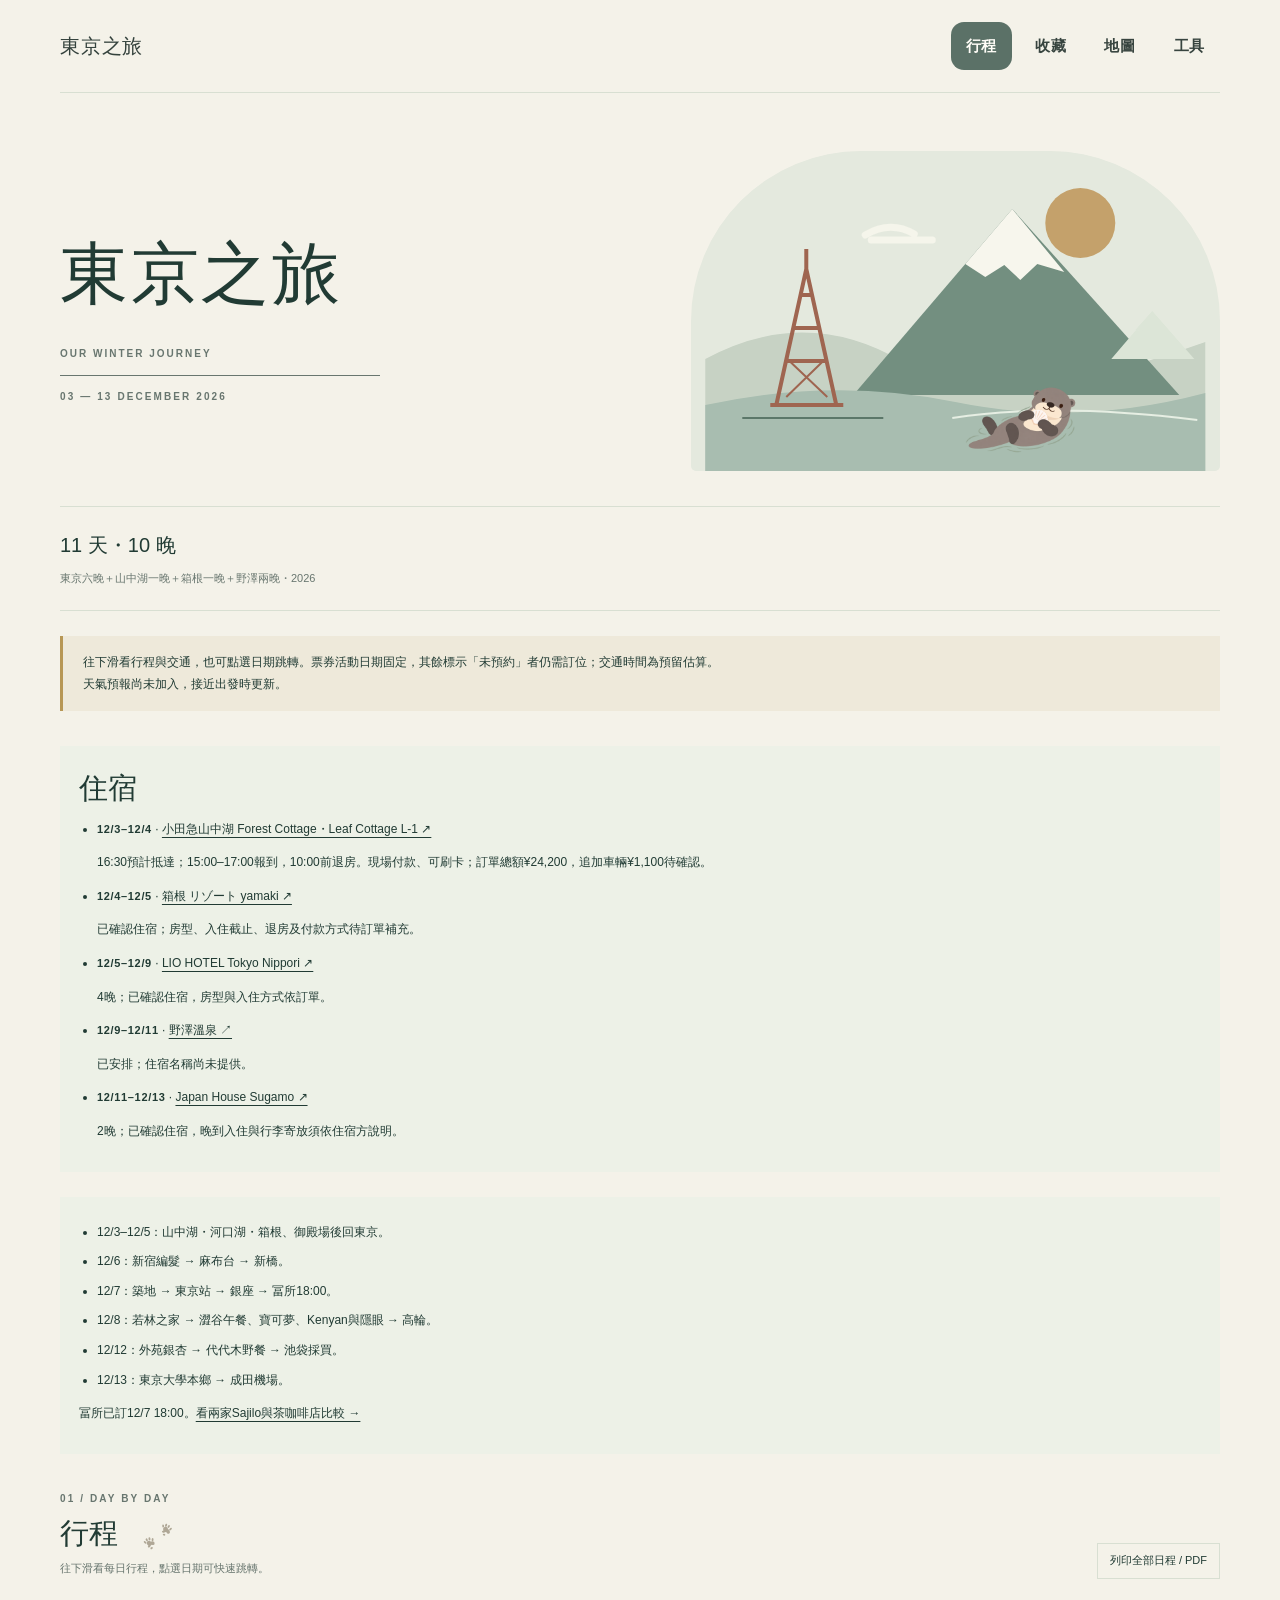
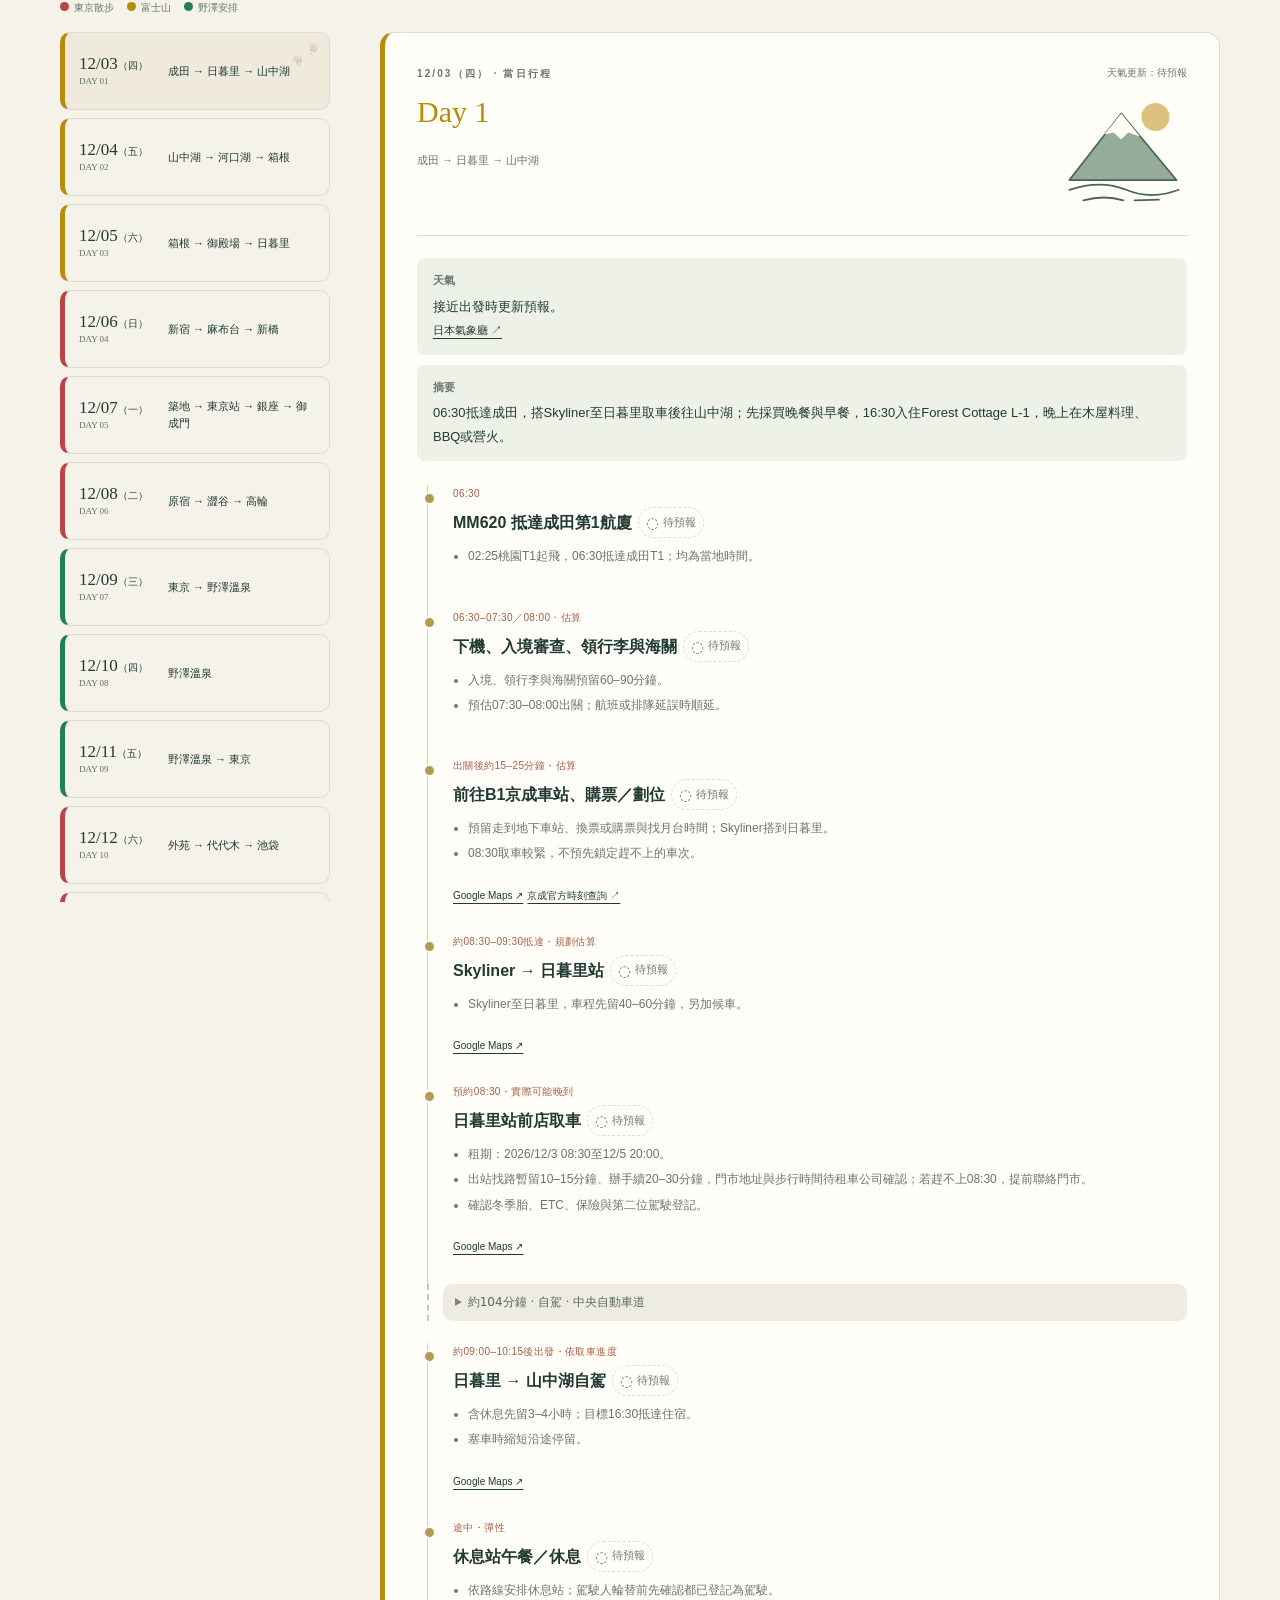
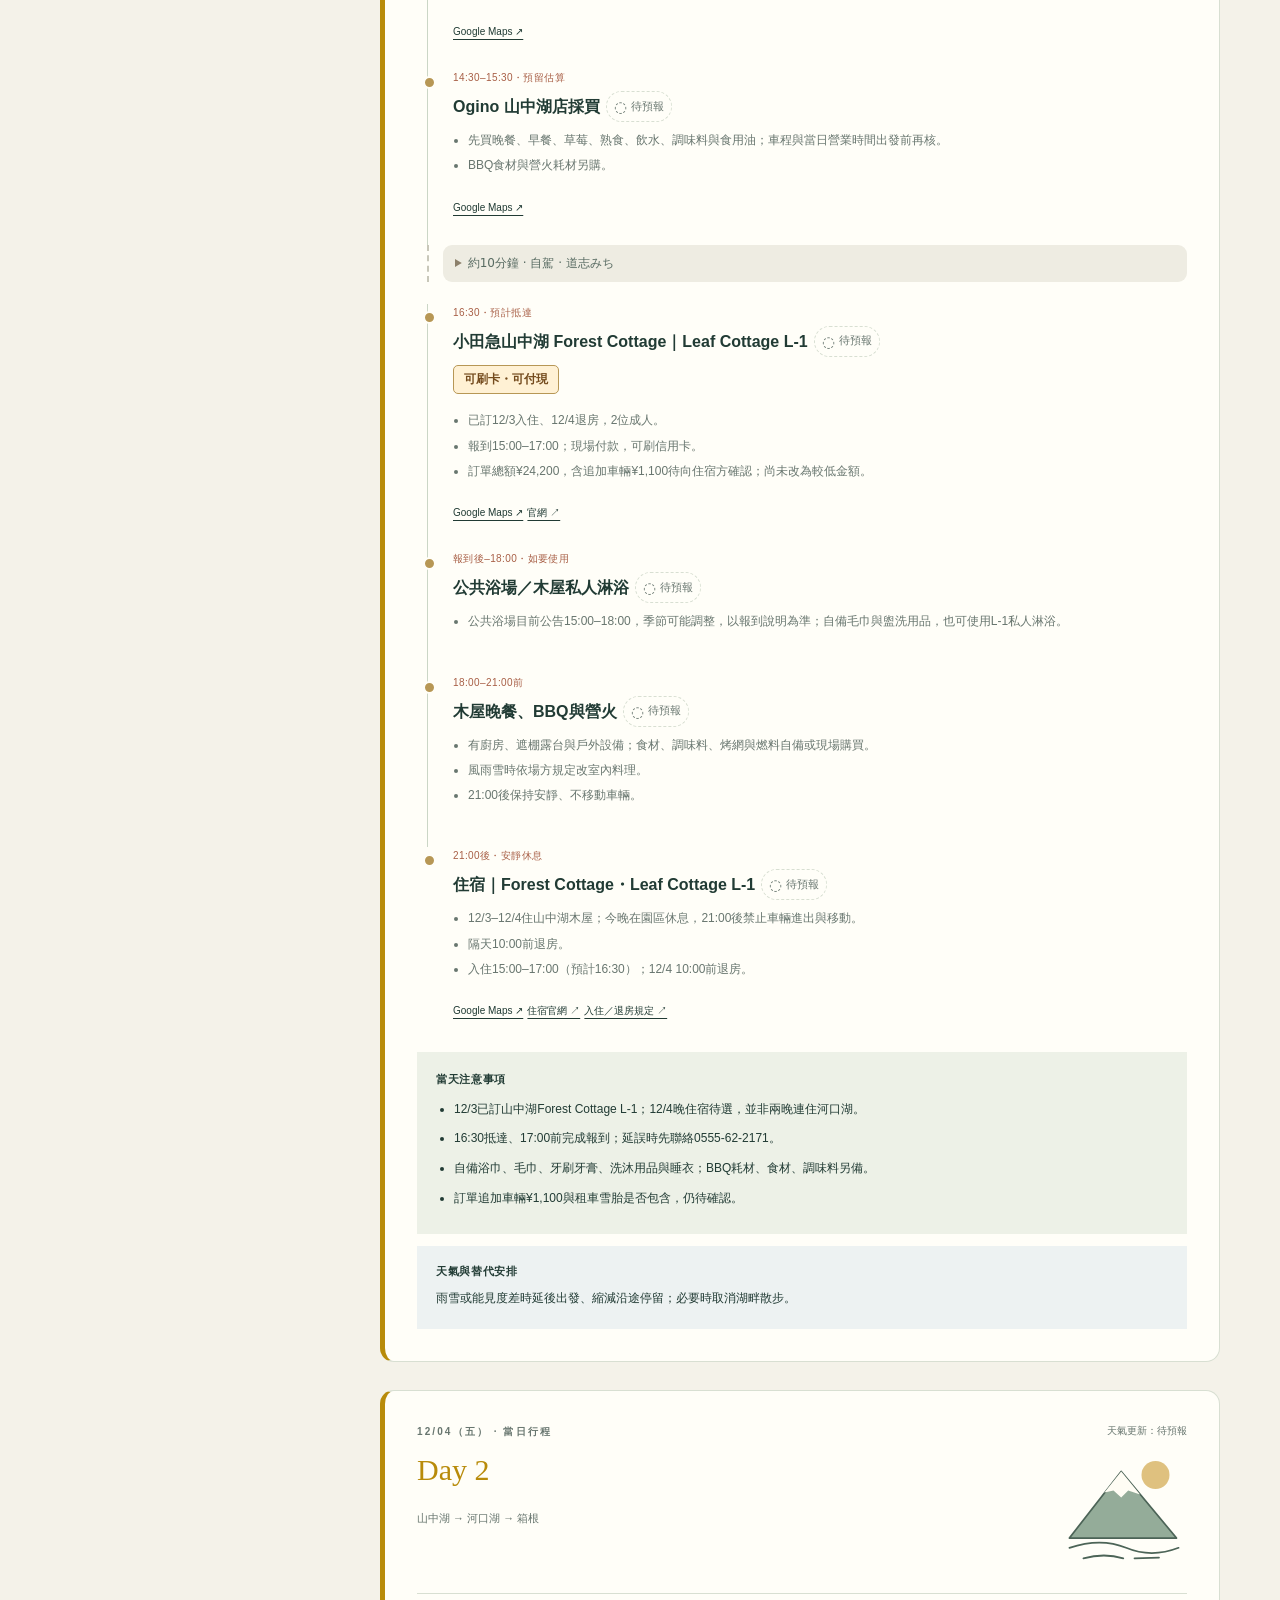
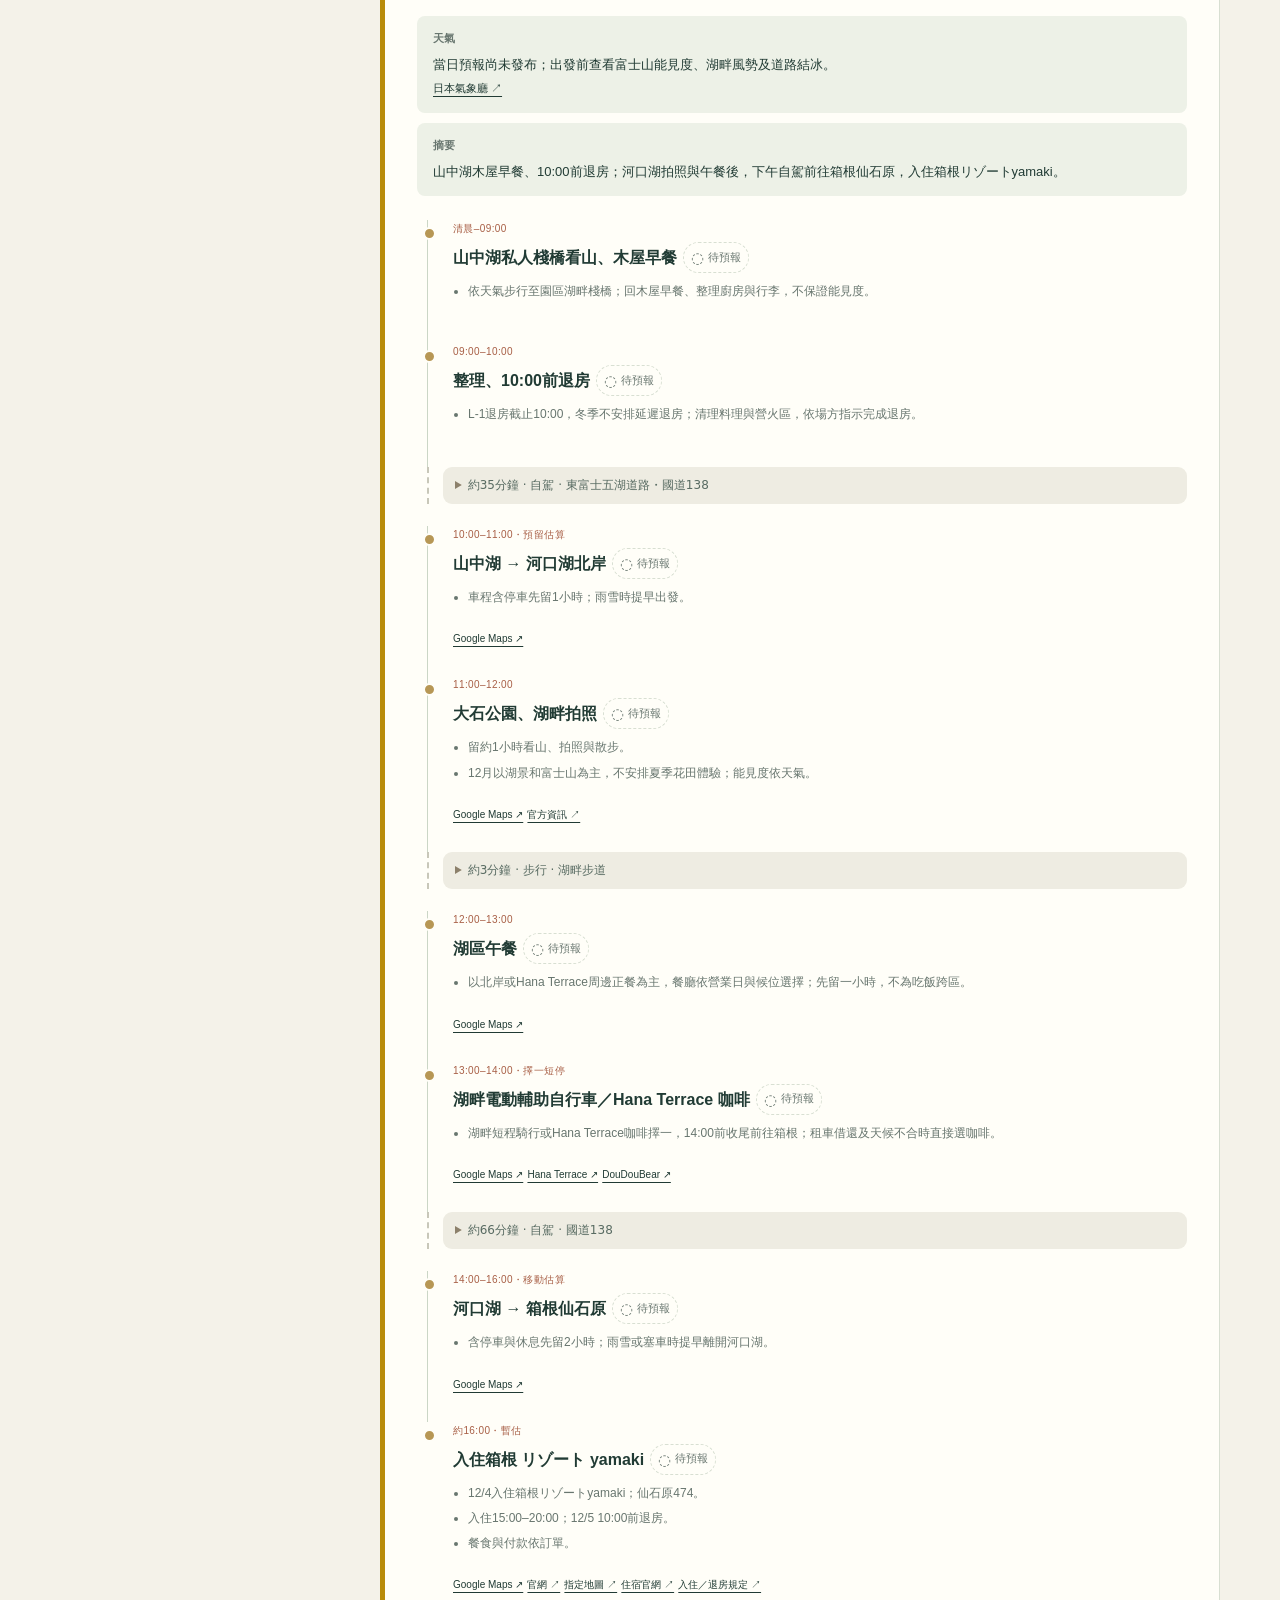
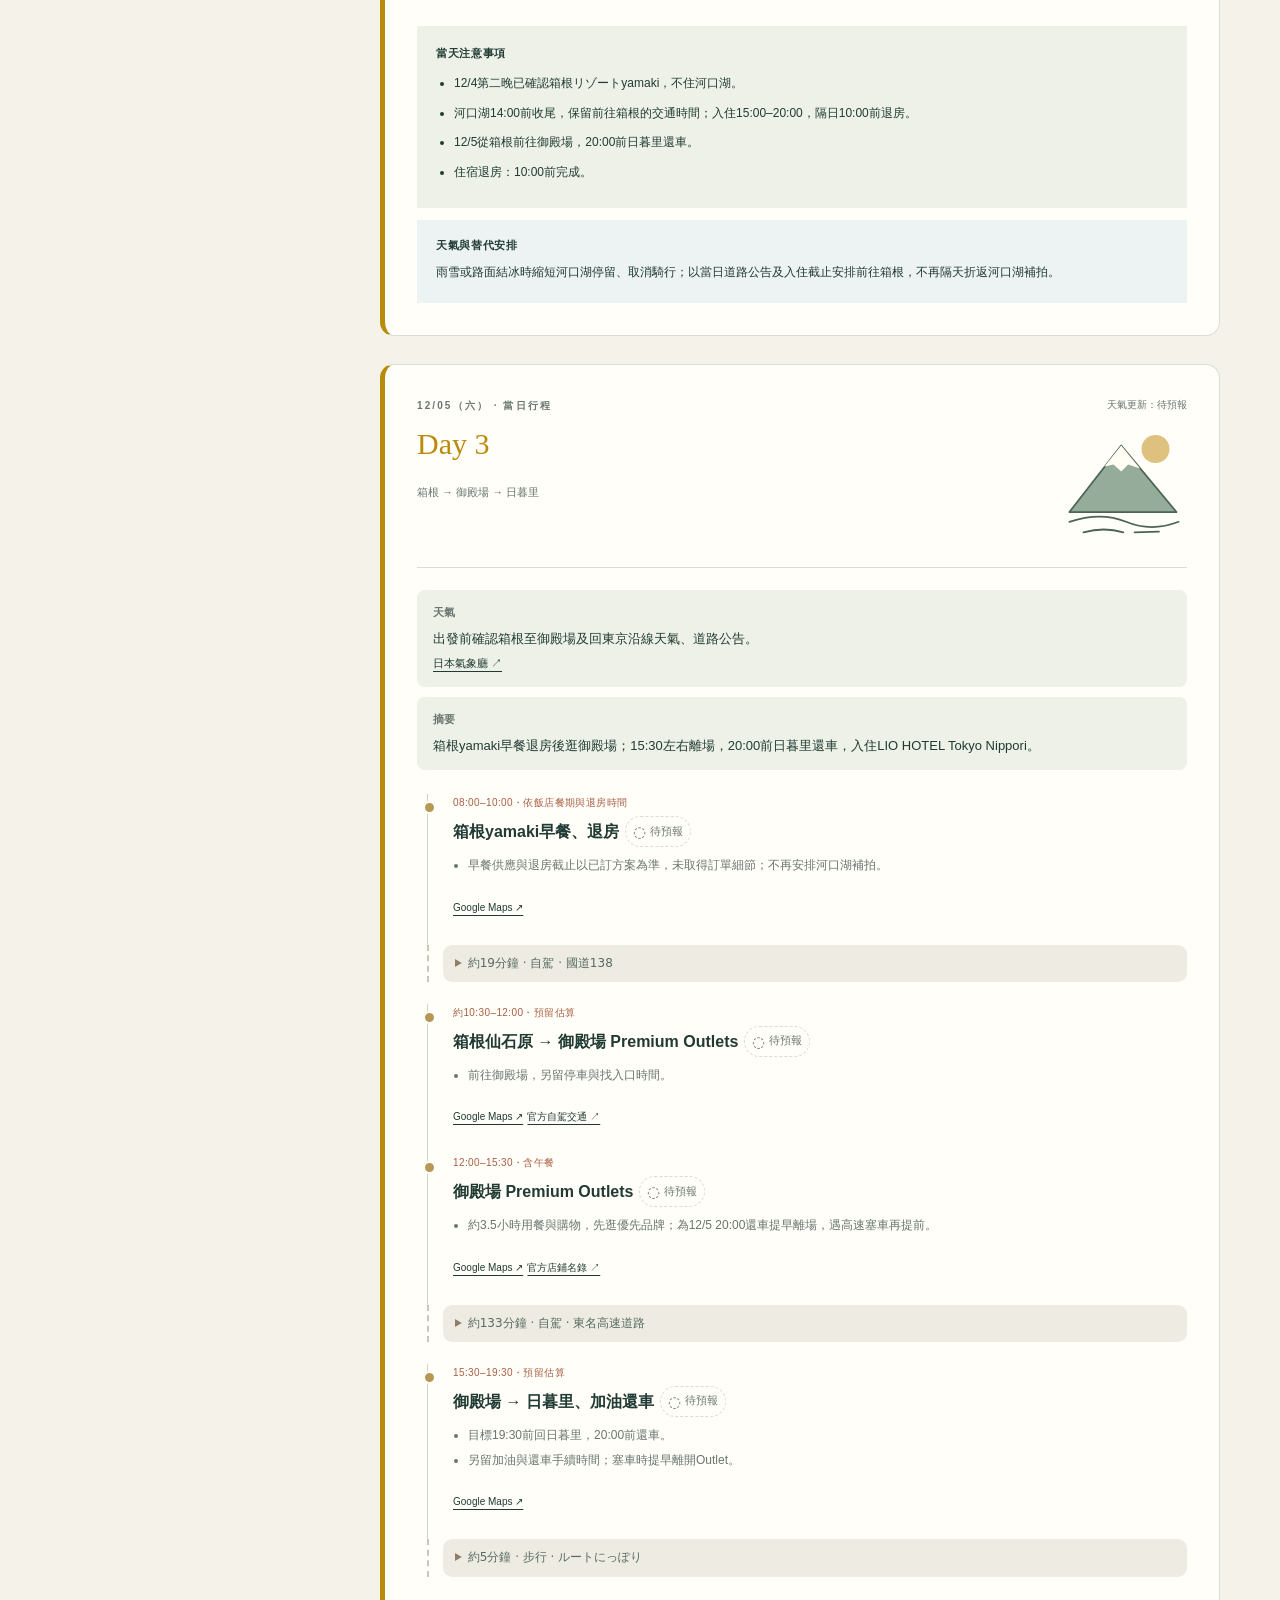
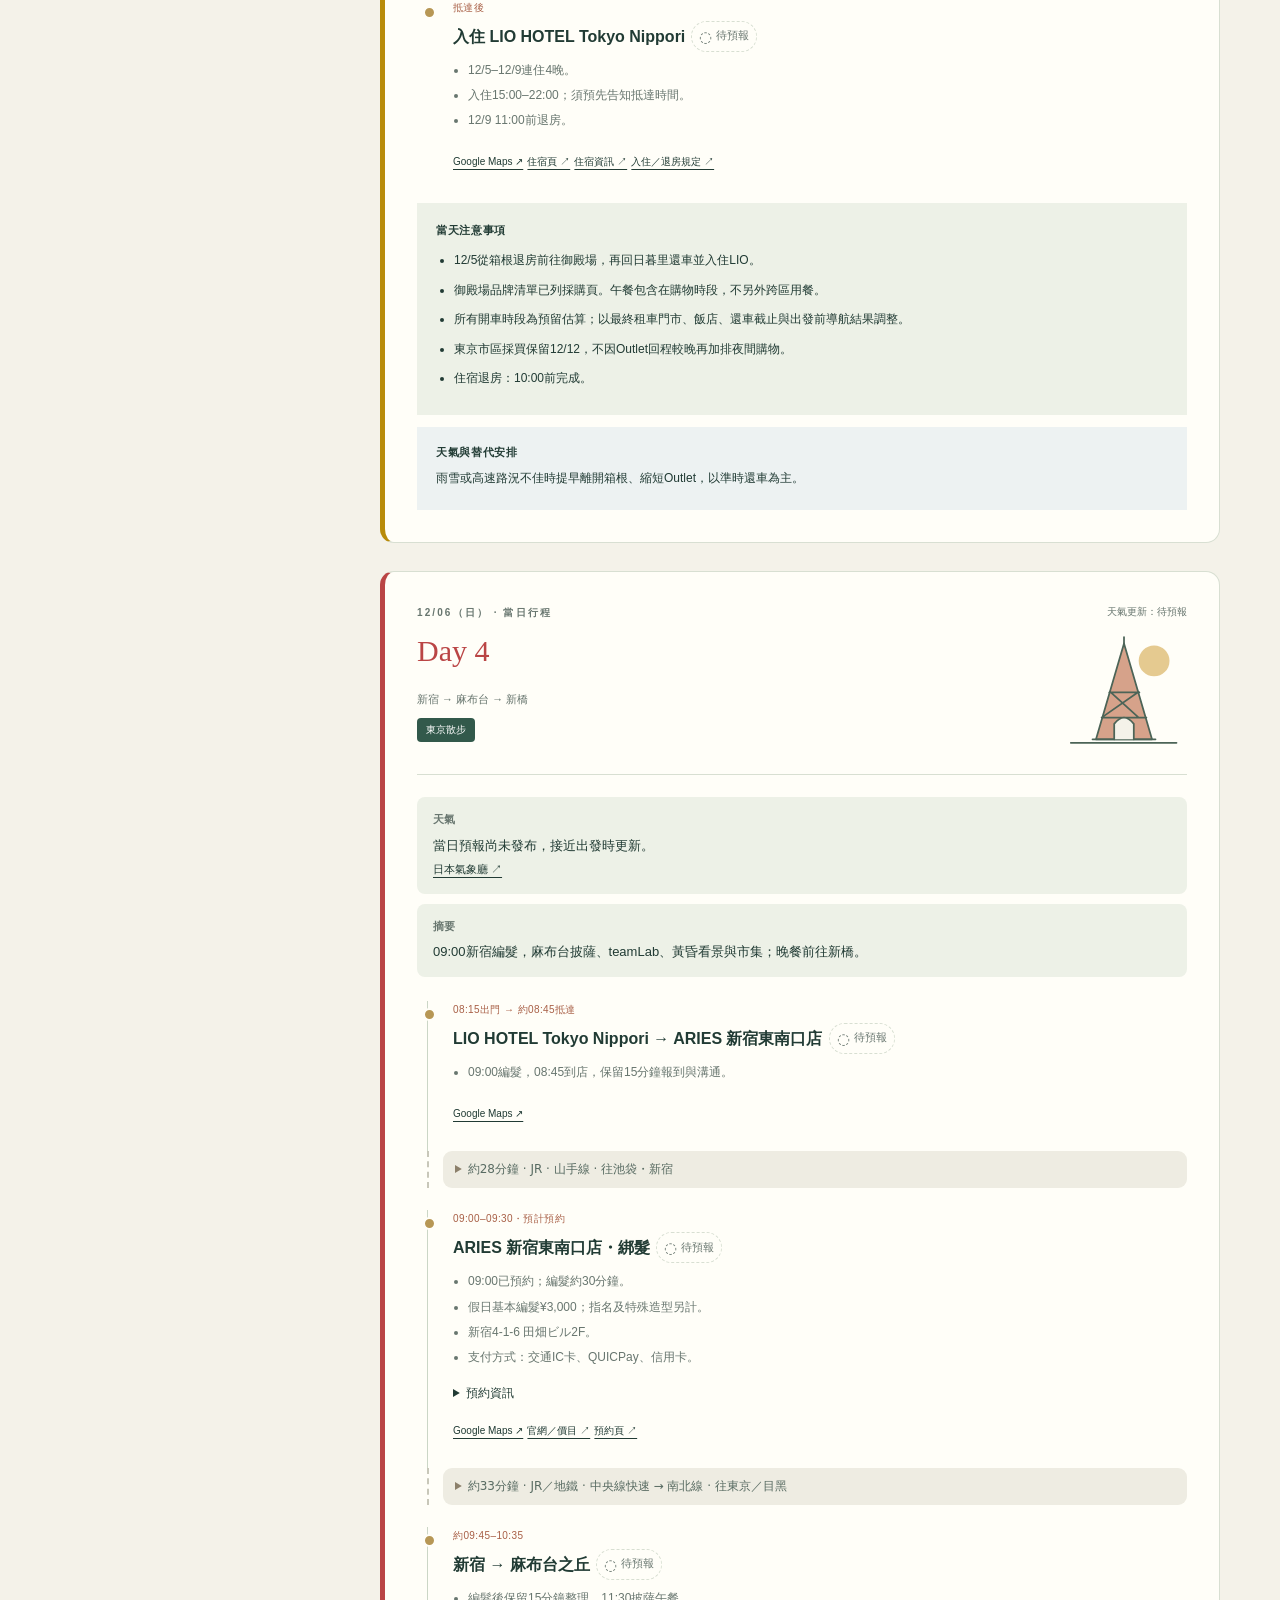
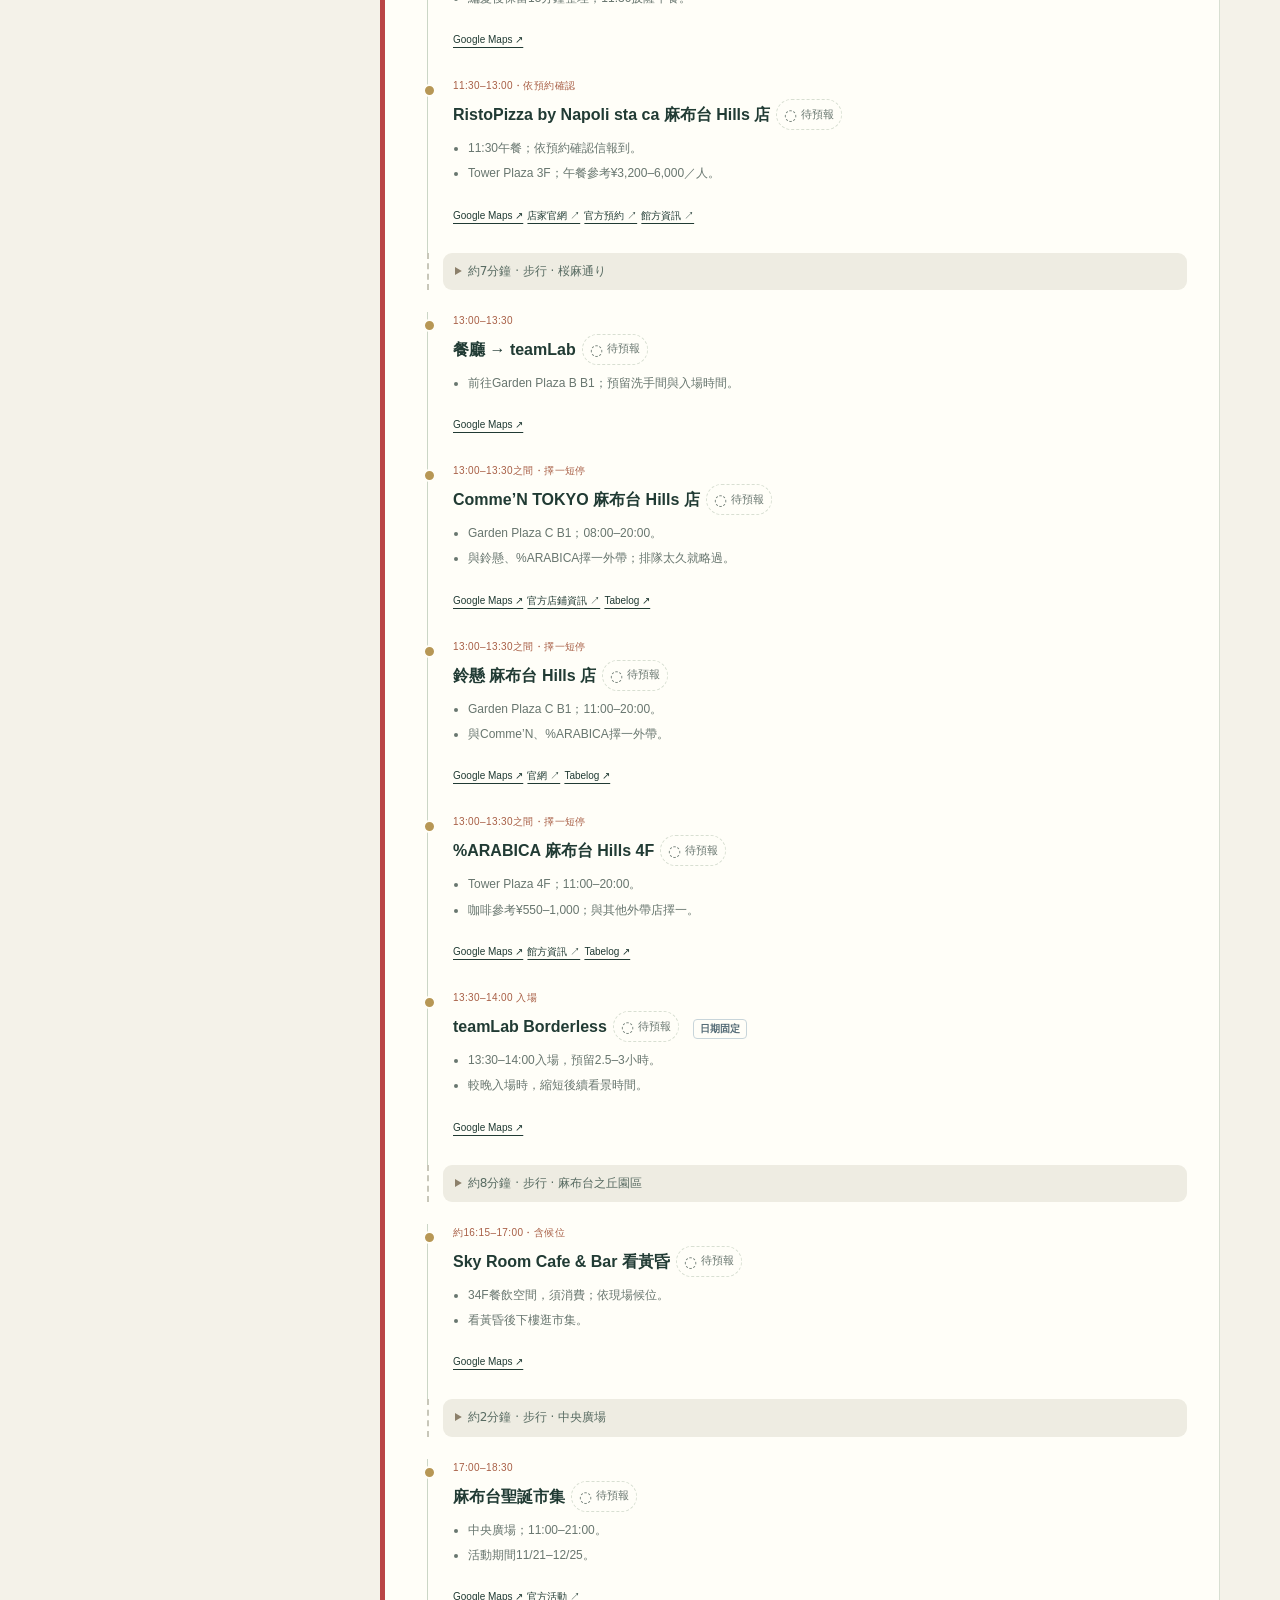
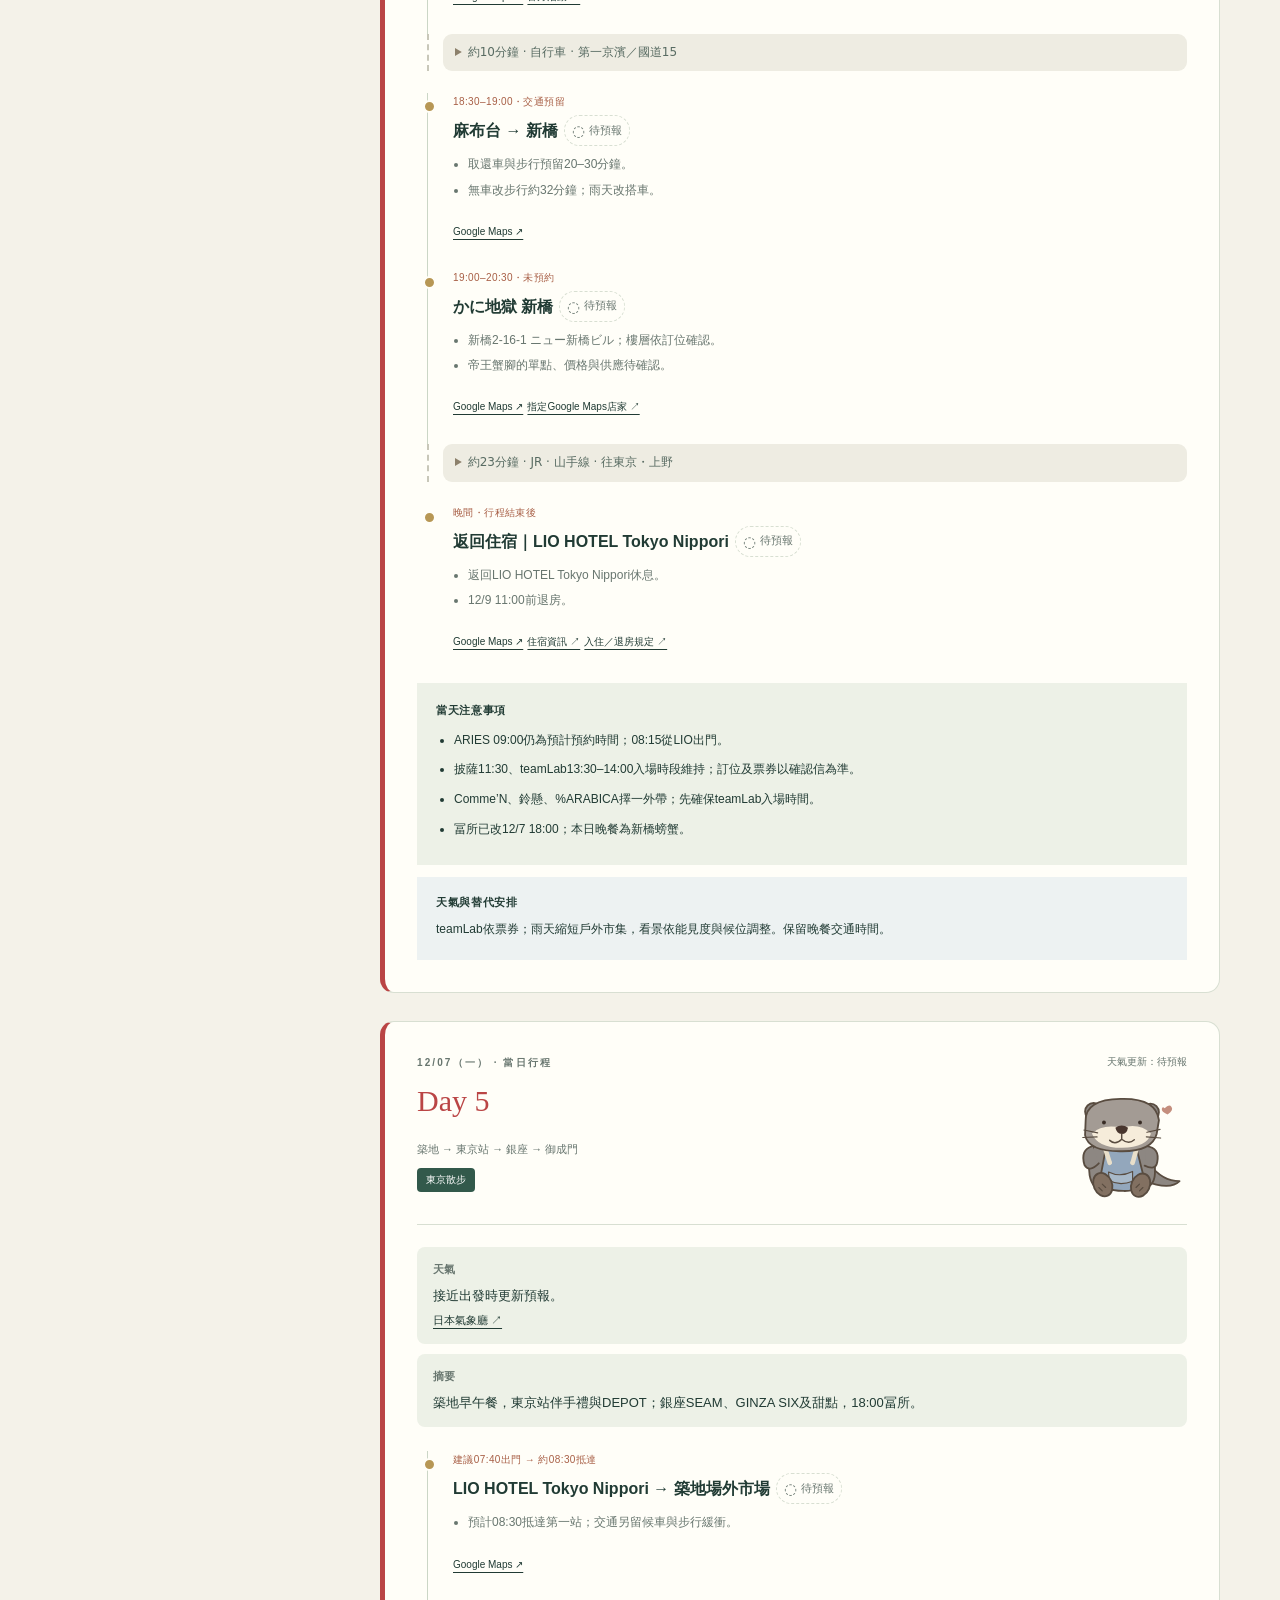
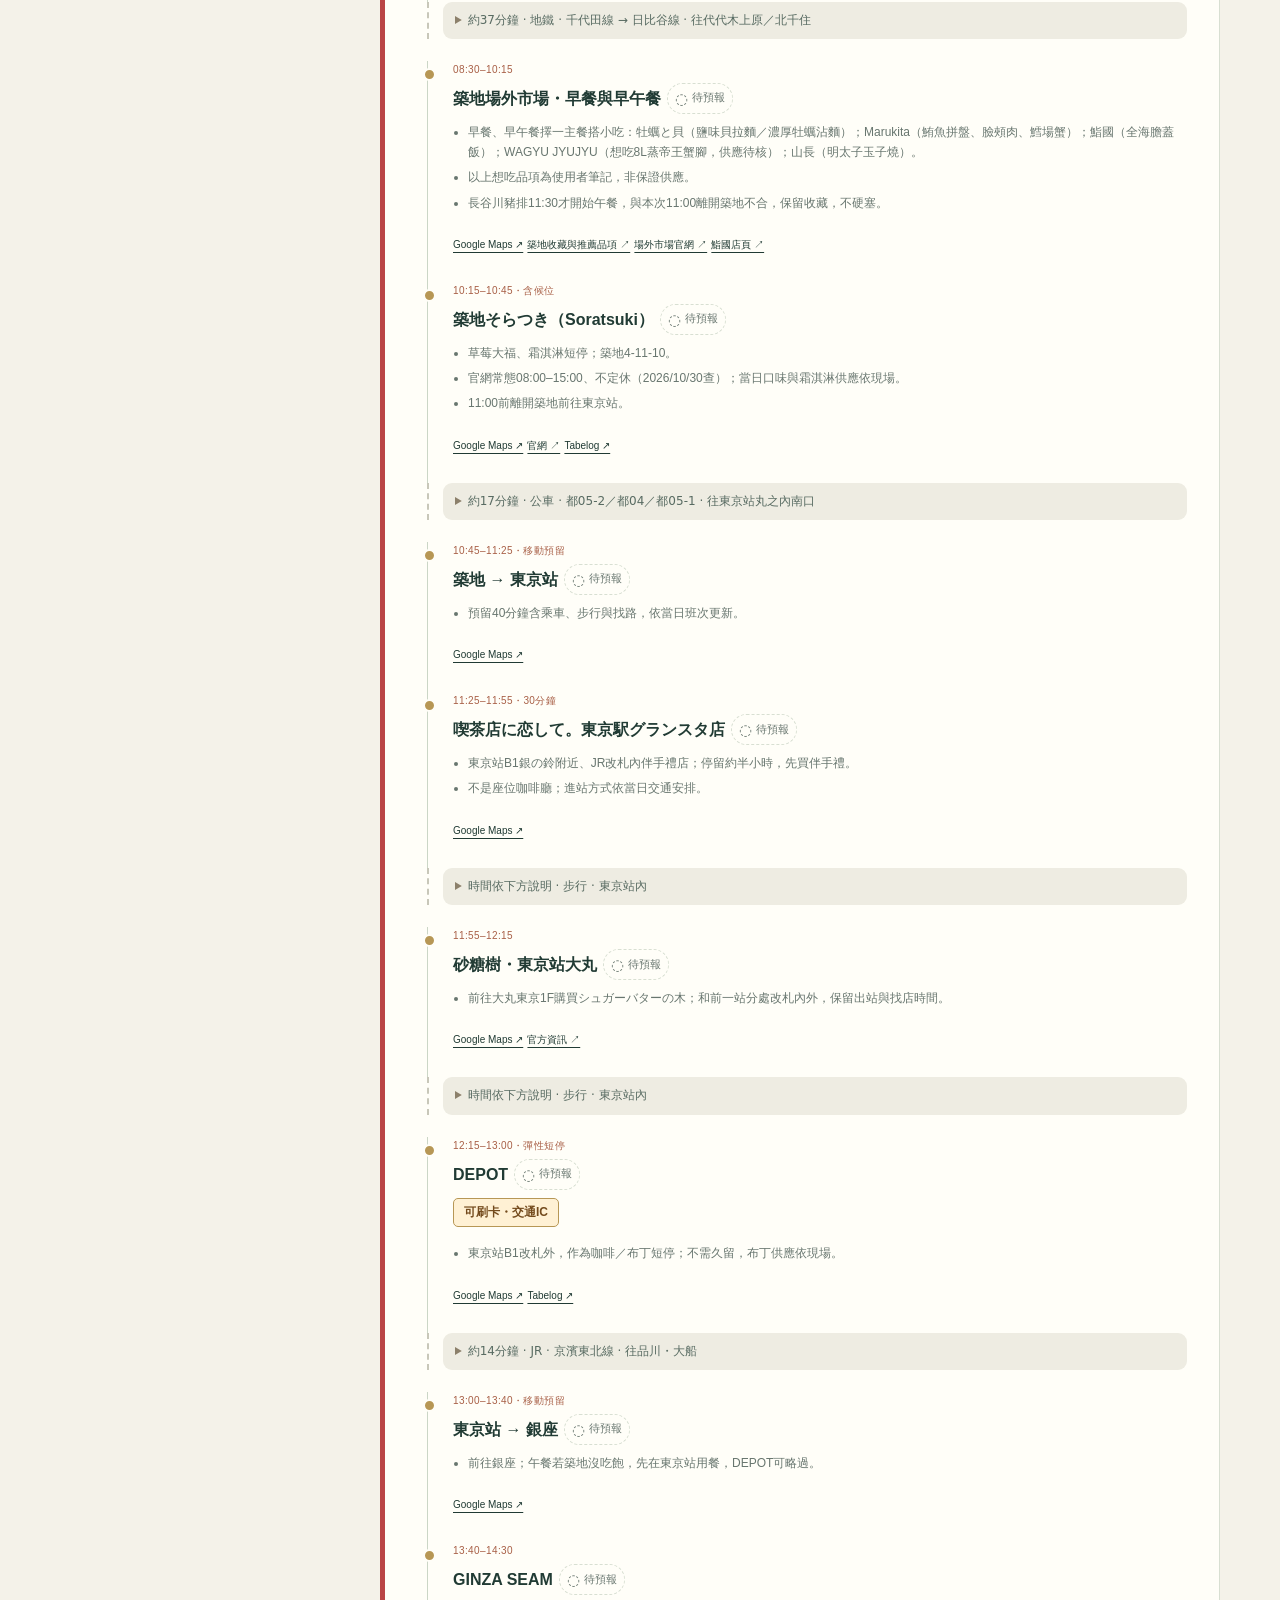
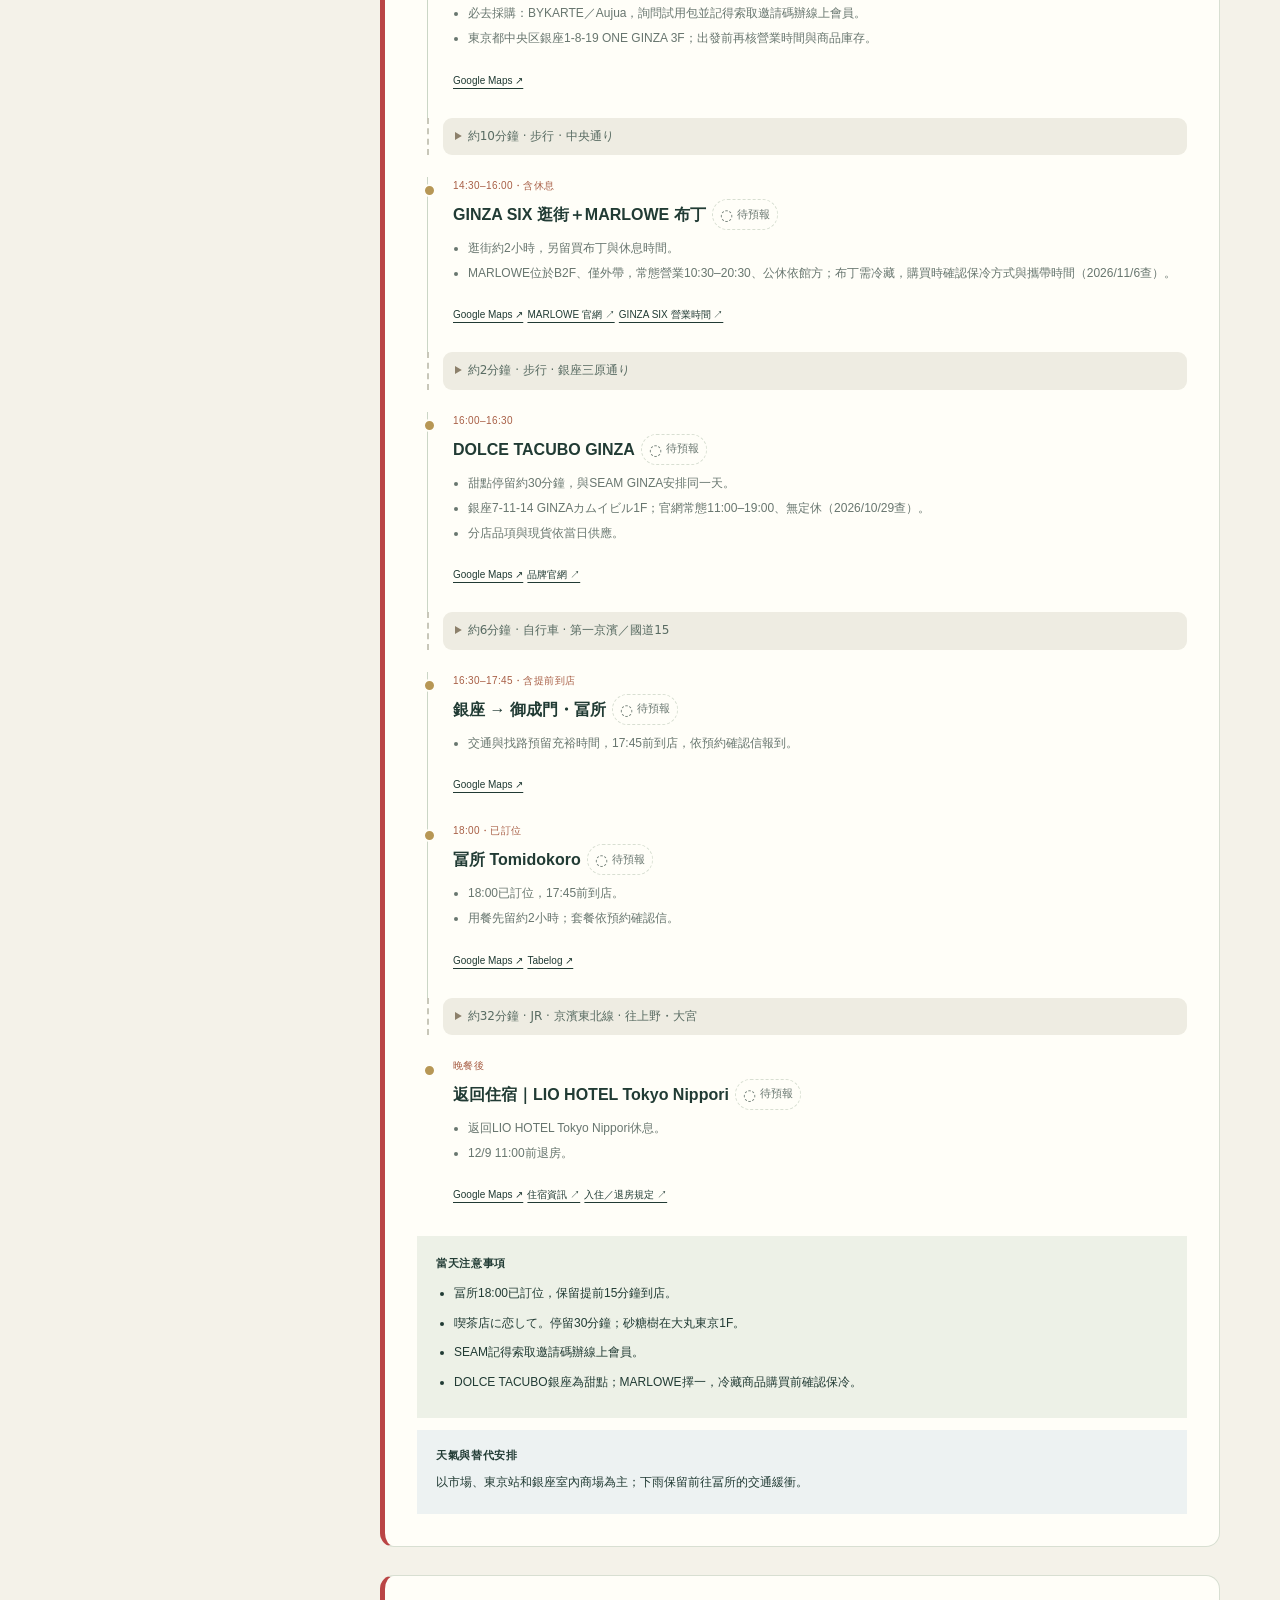
<file: index.html>
<!doctype html><html lang="zh-Hant"><head><meta charset="utf-8"><meta name="viewport" content="width=device-width,initial-scale=1"><meta name="description" content="東京、河口湖與野澤的冬日旅行。逐日行程、交通與當天注意事項。"><title>東京之旅</title><style>
:root{--bg:#f4f2e9;--paper:#fffef8;--ink:#213b34;--muted:#68766f;--line:#d8dfd2;--green:#32594b;--gold:#b79755;--clay:#a85f46;--blue:#587b8a}*{box-sizing:border-box}html{scroll-behavior:smooth}body{margin:0;background:var(--bg);color:var(--ink);font:15px/1.8 -apple-system,BlinkMacSystemFont,"PingFang TC","Microsoft JhengHei",sans-serif}a{color:inherit;text-underline-offset:4px}button,select{font:inherit;color:inherit}button{cursor:pointer}button:focus-visible,a:focus-visible{outline:3px solid var(--gold);outline-offset:4px}.wrap{max-width:1220px;margin:auto;padding:0 30px}.top{display:flex;justify-content:space-between;padding:22px 0;border-bottom:1px solid var(--line);gap:15px;font-size:11px;letter-spacing:.13em}.top a{letter-spacing:0}.hero{display:grid;grid-template-columns:1.1fr 1fr;align-items:center;gap:50px;padding:58px 0 35px}.eyebrow{font-size:10px;letter-spacing:.21em;font-weight:600;color:var(--muted)}h1{font:500 clamp(42px,5.4vw,68px)/1.22 "Songti TC",serif;margin:17px 0 22px;letter-spacing:.04em}h1 em{font-style:normal;color:var(--clay)}.lead{font-size:14px;color:var(--muted);max-width:540px}.badge{display:inline-block;font-size:10px;border:1px solid var(--line);padding:3px 9px;margin:6px 5px 0 0}.art{position:relative;background:#e4e9de;border-radius:170px 170px 5px 5px;overflow:hidden;min-height:320px}.art svg{display:block;width:100%;height:320px}.art-caption{position:absolute;bottom:18px;left:24px;font:11px Georgia,serif;letter-spacing:.13em;color:#324b43}.summary{display:grid;grid-template-columns:repeat(2,1fr);border-top:1px solid var(--line);border-bottom:1px solid var(--line)}.summary>div{padding:20px;border-right:1px solid var(--line)}.summary>div:first-child{padding-left:0}.summary>div:last-child{border:0}.summary strong{display:block;font-size:20px;font-weight:500}.summary span{font-size:11px;color:var(--muted)}.notice{font-size:12px;border-left:3px solid var(--gold);background:#eee9da;padding:16px 20px;margin:25px 0 35px}.section-head{display:flex;align-items:end;justify-content:space-between;gap:20px;margin:36px 0 20px}h2{font:500 29px/1.5 "Songti TC",serif;margin:4px 0}.section-head p{font-size:11px;color:var(--muted);margin:0}.layout{display:grid;grid-template-columns:290px minmax(0,1fr);gap:30px;align-items:start}.days{display:grid;gap:7px;position:sticky;top:15px}.daybutton{border:1px solid var(--line);background:transparent;padding:12px 14px;text-align:left;display:grid;grid-template-columns:82px minmax(0,1fr);gap:7px;align-items:center}.daybutton[aria-pressed=true]{background:var(--green);color:#fffef8;border-color:var(--green)}.daybutton small{display:block;font-size:9px;line-height:1.6;opacity:.7}.daybutton .date{font:17px Georgia,serif}.daybutton .weekday{font-size:10px;margin-left:0}.daybutton .name{min-width:0;overflow-wrap:anywhere}.daybutton .name{font-size:11px;line-height:1.5}.daybutton.snow{border-left:3px solid var(--blue)}.daybutton.fuji{border-left:3px solid var(--gold)}.detail{background:var(--paper);border:1px solid var(--line);padding:32px;min-width:0;scroll-margin-top:18px}.detail .dayhead{display:flex;justify-content:space-between;gap:20px;border-bottom:1px solid var(--line);padding-bottom:20px;margin-bottom:22px}.detail h3{font:500 30px/1.4 "Songti TC",serif;margin:8px 0 12px}.detail .area{font-size:11px;color:var(--muted)}.daynumber{font:55px/1 Georgia,serif;color:#b7bdad}.description{font-size:13px;color:var(--muted);margin-bottom:25px}.stops{list-style:none;margin:0;padding:0 0 0 10px}.stop{position:relative;padding:0 0 26px 25px;border-left:1px solid #cbd6c6}.stop:last-child{border-left-color:transparent;padding-bottom:5px}.stop:before{content:"";position:absolute;left:-5px;top:7px;width:9px;height:9px;border-radius:50%;background:var(--gold);border:2px solid var(--paper)}.time{font-size:10px;color:var(--clay);letter-spacing:.04em}.stop h4{font-size:16px;font-weight:600;margin:4px 0 6px}.stop p{font-size:12px;margin:0;color:var(--muted)}.payment{display:inline-block;margin:2px 0 8px;padding:3px 10px;border:1px solid #b79755;border-radius:5px;background:#fff1d4;color:#744b1d;font-size:12px;font-weight:600}.payment.cashless{background:#e7eff4;border-color:#7895a7;color:#34576e}.maplink{font-size:10px;display:inline-block;margin-top:6px}.info{background:#edf1e7;padding:17px 19px;margin-top:25px;font-size:12px}.info strong,.rain strong{font-size:11px;letter-spacing:.06em}.info ul{padding-left:18px;margin:8px 0 0}.info li{margin:8px 0}.rain{background:#edf2f2;padding:15px 19px;margin-top:12px;font-size:12px}.rain p{margin:5px 0}.swap{border:1px solid var(--line);padding:20px;margin:24px 0;background:#fffdf5;display:flex;gap:20px;align-items:center;justify-content:space-between}.swap p{font-size:12px;margin:5px 0;color:var(--muted)}.swap button{border:1px solid var(--green);background:var(--green);color:white;padding:8px 14px;font-size:12px;white-space:nowrap}.swap h3{font-size:15px;margin:0}.lower{display:grid;grid-template-columns:1fr 1fr;gap:30px;margin:45px 0}.panel{border-top:2px solid var(--green);padding-top:18px}.panel h3{font:500 24px/1.5 "Songti TC",serif;margin:0 0 15px}.checklist{font-size:12px;padding-left:18px;color:var(--muted)}.checklist li{margin:10px 0}.sources a{display:block;font-size:12px;margin:10px 0}.foot{border-top:1px solid var(--line);padding:22px 0 35px;font-size:10px;color:var(--muted)}.printbutton{border:1px solid var(--line);background:transparent;padding:7px 12px;font-size:11px}.legend{font-size:10px;color:var(--muted);margin-bottom:15px}.dot{display:inline-block;width:7px;height:7px;border-radius:50%;background:var(--blue);margin:0 5px 0 10px}.dot:first-child{margin-left:0}[hidden]{display:none!important}.sr-only{position:absolute;width:1px;height:1px;overflow:hidden;clip:rect(0,0,0,0)}
@media(max-width:800px){.wrap{padding:0 20px}.top{font-size:9px;letter-spacing:.04em}.hero{gap:22px;padding:32px 0;grid-template-columns:1fr}.hero h1{font-size:46px}.art{min-height:190px;border-radius:100px 100px 4px 4px}.art svg{height:190px}.summary>div{padding:16px 10px}.summary strong{font-size:16px}.summary span{font-size:9px}.layout{grid-template-columns:1fr;gap:18px}.days{position:static;display:flex;overflow-x:auto;padding-bottom:8px;scroll-snap-type:x mandatory}.daybutton{min-width:130px;grid-template-columns:1fr;gap:4px;scroll-snap-align:start;padding:10px}.daybutton .date{font-size:16px}.daybutton .name{font-size:10px}.daybutton small{display:none}.detail{padding:23px}.detail h3{font-size:26px}.daynumber{font-size:42px}.swap{display:block}.swap button{margin-top:12px}.lower{grid-template-columns:1fr;margin:32px 0;gap:28px}.section-head{align-items:start}.section-head h2{font-size:26px}.notice{padding:14px 17px}.lead{font-size:13px}}
@media print{@page{size:A4;margin:14mm}.wrap{padding:0;max-width:none}body{background:white}.hero{padding:15px 0;grid-template-columns:1fr 1fr;gap:20px}.hero h1{font-size:32pt}.art,.art svg{min-height:180px;height:180px}.days,.swap,.printbutton,.top a,.payment{display:inline-block;margin:2px 0 8px;padding:3px 10px;border:1px solid #b79755;border-radius:5px;background:#fff1d4;color:#744b1d;font-size:12px;font-weight:600}.payment.cashless{background:#e7eff4;border-color:#7895a7;color:#34576e}.maplink{display:none!important}.layout{display:block}.daypanel[hidden],.daypanel{display:block!important;margin-bottom:18px;break-inside:avoid}.detail{padding:20px;min-height:0}.detail h3{font-size:22pt}.description,.stop p,.info,.rain{font-size:9pt}.stop{padding-bottom:14px}.lower{display:block}.panel{margin-bottom:20px;break-inside:avoid}.summary strong{font-size:15pt}*{-webkit-print-color-adjust:exact;print-color-adjust:exact}}
.daybutton.city{border-left:3px solid var(--green)}.legend .city-dot{background:var(--green)}.day-summary{display:grid;grid-template-columns:1fr;gap:10px;margin:0 0 24px}.day-summary>div{padding:13px 16px;background:#edf1e7;border-radius:8px;font-size:13px}.day-summary strong{display:block;font-size:11px;color:var(--muted);margin-bottom:4px}.day-summary p{margin:0}.day-summary a{font-size:11px}.weather-rule{border:1px solid var(--line);padding:18px 22px;margin:25px 0;font-size:12px}.weather-rule p{margin:6px 0}.fixed-label{display:inline-block;font-size:10px;color:#536a75;border:1px solid #c8d5da;border-radius:4px;padding:0 6px;margin-left:8px}.legend .dot{width:9px;height:9px}.day-city{background:var(--green);color:#fff;padding:3px 9px;border-radius:4px;display:inline-block;font-size:10px;margin-top:7px}header nav{display:flex;gap:16px;flex-wrap:wrap;font-size:13px}header nav a[aria-current=page]{color:#946e5c;text-decoration-thickness:2px}header{gap:18px;flex-wrap:wrap}@media(max-width:640px){header nav{gap:12px;font-size:12px}}/* shared-nav-style */
/* All days remain visible; the date rail follows the reading position. */
#panels{display:grid;gap:28px;min-width:0}.daypanel{border-radius:14px;scroll-margin-top:24px}.days{max-height:calc(100vh - 30px);overflow-y:auto;overscroll-behavior:contain;padding-right:5px}.daybutton{border-radius:10px}.daybutton[aria-pressed=true]{background:#5b7167;border-color:#5b7167}
@media(max-width:800px){.days{position:sticky;top:0;z-index:5;background:var(--bg);max-height:none;width:100%;flex-wrap:nowrap;padding:9px 0;box-shadow:0 1px 0 var(--line)}.daypanel{scroll-margin-top:125px}#panels{gap:22px}}
@media(prefers-reduced-motion:reduce){html{scroll-behavior:auto}}
@media print{.days{display:none!important}#panels{display:block}.daypanel{margin-bottom:20px}}

/* Equal date controls and calm native scrolling. */
.days{scroll-behavior:smooth;scrollbar-gutter:stable;gap:8px}.daybutton{height:78px;min-height:78px;max-height:78px;flex-shrink:0;transition:background-color .2s ease,color .2s ease,border-color .2s ease}.daybutton .date{white-space:nowrap}.daybutton small{white-space:nowrap;font-family:inherit;letter-spacing:0;font-size:9px}.daybutton .name{display:-webkit-box;-webkit-box-orient:vertical;-webkit-line-clamp:2;overflow:hidden;line-height:1.55;max-height:3.1em;overflow-wrap:anywhere}.daypanel{overflow-anchor:none}
@media(max-width:800px){.days{scroll-snap-type:none;-webkit-overflow-scrolling:touch}.daybutton{width:152px;min-width:152px;height:80px;min-height:80px;max-height:80px;grid-template-rows:24px 32px;gap:2px}.daypanel{scroll-margin-top:115px}}
@media(prefers-reduced-motion:reduce){.days{scroll-behavior:auto}.daybutton{transition:none}}
.journey-subtitle{margin:-8px 0 24px;letter-spacing:.2em;color:var(--muted)}
@media(max-width:640px){.daybutton .date .weekday{font-size:11px;font-family:inherit;white-space:nowrap}}
.transport-leg{list-style:none!important;margin:0 0 22px!important;padding:0 0 0 14px!important;border-left:2px dashed #c8c7b9}.transport-leg summary{cursor:pointer;font:500 12px/1.6 system-ui,sans-serif;color:#586b62;padding:9px 12px;background:#eeece2;border-radius:9px}.transport-leg p{font-size:12px;margin:9px 12px}.transport-leg a{font-size:12px;margin:0 12px}.transport-leg summary::marker{color:#8c806b}.stop-notes,.transport-steps{list-style:disc;padding-left:1.25em;margin:.5rem 0 1rem}.stop-notes,.transport-steps{font-size:12px;color:var(--muted)}.stop-notes li,.transport-steps li{padding:0;margin:.3rem 0;line-height:1.7}.transport-steps li::before,.stop-notes li::before{content:none}.booking-details{font-size:12px;margin:.6rem 0;color:var(--muted)}.booking-details summary{cursor:pointer;color:var(--ink)}.booking-details ul{padding-left:1.25em;overflow-wrap:anywhere}.booking-details li{margin:.25rem 0}</style><style id="site-navigation-style">/* Shared, quiet navigation inspired by the trip reference. */
nav.site-nav{display:flex!important;align-items:center;justify-content:flex-start;gap:8px!important;flex-wrap:nowrap!important;overflow-x:auto;max-width:100%;width:100%;scrollbar-width:thin;padding:8px 0!important;margin:0!important;background:transparent;font-family:"Noto Sans TC","PingFang TC","Microsoft JhengHei",system-ui,sans-serif;font-style:normal;}
nav.site-nav a{display:inline-flex;align-items:center;justify-content:center;flex:0 0 auto;min-height:52px;padding:12px 23px!important;margin:0!important;border:0!important;border-radius:13px;background:transparent;color:#37443f!important;font-size:17px!important;font-weight:600!important;line-height:1.5;letter-spacing:.045em;text-decoration:none!important;white-space:nowrap;box-shadow:none;transition:background .16s,color .16s;}
nav.site-nav a:hover{background:#e3e7dc;color:#37443f!important;}
nav.site-nav a[aria-current="page"]{background:#5b7167!important;color:#fffdf7!important;}
nav.site-nav a:focus-visible{outline:2px solid #5b7167;outline-offset:3px;}
@media(max-width:700px){nav.site-nav{gap:5px!important;}nav.site-nav a{min-height:43px;padding:10px 14px!important;font-size:14px!important;border-radius:11px;}}
@media print{nav.site-nav{display:none!important;}}

.site-header{display:flex;align-items:center;justify-content:space-between;gap:24px;width:100%;min-width:0}.site-brand{flex:0 0 auto;color:#34423d;text-decoration:none;font:600 20px/1.5 "PingFang TC","Microsoft JhengHei",sans-serif;letter-spacing:.04em;white-space:nowrap}.site-header nav.site-nav{width:auto;max-width:calc(100% - 130px);margin-left:auto!important;justify-content:flex-end;padding:0!important}.site-header nav.site-nav a{padding:11px 15px!important;font-size:15px!important;min-height:48px}.top:has(.site-header){display:block}header:has(>.site-header){display:block}
@media(max-width:800px){.site-header{flex-wrap:wrap;gap:12px}.site-brand{font-size:18px}.site-header nav.site-nav{max-width:100%;width:100%;justify-content:flex-start}.site-header nav.site-nav a{padding:9px 12px!important;font-size:14px!important;min-height:42px}}

.site-header .site-brand{font-family:"Noto Sans TC","PingFang TC","Microsoft JhengHei",system-ui,sans-serif!important;font-size:20px!important;font-weight:600!important;font-style:normal!important;letter-spacing:.04em!important;line-height:1.5!important;text-decoration:none!important}

.site-header .site-brand{font-family:"Songti TC","Noto Serif TC","PMingLiU",serif!important;font-weight:500!important}h1,h2,h3{font-family:"Songti TC","Noto Serif TC","PMingLiU",serif!important;font-weight:500}

/* Destination colors stay visible even when a day is selected. */
.daybutton.city,.daypanel.city{--destination:#ba4545;--destination-soft:#fbe9e6}
.daybutton.fuji,.daypanel.fuji{--destination:#b88b0a;--destination-soft:#fff5cb}
.daybutton.snow,.daypanel.snow{--destination:#21805b;--destination-soft:#e7f2eb}
.daybutton.city,.daybutton.fuji,.daybutton.snow{border-left:5px solid var(--destination);background:transparent}
.daybutton.city[aria-pressed=true],.daybutton.fuji[aria-pressed=true],.daybutton.snow[aria-pressed=true]{background:#e8dcc3;border-color:#cfc0a2;border-left-color:var(--destination);color:var(--ink)}
.daypanel.city,.daypanel.fuji,.daypanel.snow{border-left:5px solid var(--destination)}

.daypanel .dayhead h3{color:var(--destination,var(--ink))}
.otter-title{display:flex;align-items:center;gap:8px}.otter-title h1{flex-shrink:0}.otter-friend{width:clamp(85px,12vw,145px);height:auto;transform:rotate(5deg)}.otter-tracks{width:65px;height:24px;vertical-align:middle;margin-left:10px;opacity:.7}.footer-otter{display:block;width:68px;height:auto;margin:0 auto 8px}@media(max-width:480px){.otter-friend{width:85px}.otter-title{gap:0}}@media print{.otter-friend{width:80px}}
.day-theme-art{width:126px;height:126px;object-fit:contain;align-self:center;flex:0 0 auto}.dayhead>div{min-width:0}@media(max-width:600px){.day-theme-art{width:94px;height:105px}.detail .dayhead{gap:10px}}@media(max-width:360px){.day-theme-art{width:72px;height:90px}}

.daybutton{position:relative;isolation:isolate;overflow:hidden}
.daybutton.city[aria-pressed=true],.daybutton.fuji[aria-pressed=true],.daybutton.snow[aria-pressed=true]{background:rgba(218,201,166,.18);border-color:var(--line);border-left-color:var(--destination);color:var(--ink)}
.daybutton[aria-pressed=true]::after{content:"";position:absolute;right:4px;top:2px;width:72px;height:72px;background:url('assets/otter-trail.svg') center/contain no-repeat;opacity:.2;pointer-events:none;z-index:-1}
@media(prefers-reduced-motion:no-preference){.daybutton[aria-pressed=true]::after{animation:paw-stamp .25s ease-out}@keyframes paw-stamp{from{opacity:0;transform:translateY(-3px) scale(1.07)}to{opacity:.2;transform:none}}}

.daybutton[aria-pressed=true]::after{width:32px;height:32px;right:7px;top:5px;opacity:.25;z-index:0}
.daybutton .date{padding-right:23px}
.otter-tracks{width:47px;height:32px;object-fit:contain;opacity:.65}
.footer-otter{width:100px}
@media(prefers-reduced-motion:no-preference){@keyframes paw-stamp{from{opacity:0;transform:translateY(-2px)}to{opacity:.25;transform:none}}}
.journey-meta{width:min(100%,320px);margin-top:8px}.journey-divider{border:0;border-top:1px solid #68766f;margin:12px 0}.journey-meta .eyebrow{line-height:1.8}.journey-meta .journey-subtitle{margin:0}
.footer-otter{width:190px;max-width:60%;height:auto}
.summary{grid-template-columns:1fr}.summary>div{border-right:0}

/* Weather is populated only from dated forecasts, never inferred from seasonal averages. */
.dayhead-side{display:flex;flex-direction:column;align-items:flex-end;gap:8px;flex:0 0 auto;max-width:45%}.weather-updated{font-size:10px;color:var(--muted);text-align:right;line-height:1.6}.stop h4{display:flex;align-items:baseline;flex-wrap:wrap;gap:6px}.stop-weather{display:inline-flex;align-items:center;gap:4px;font-size:11px;font-weight:400;color:var(--muted);border:1px solid var(--line);border-radius:20px;padding:1px 7px;white-space:nowrap}.stop-weather .weather-symbol{font-size:15px}.stop-weather.pending{border-style:dashed}@media(max-width:600px){.dayhead-side{max-width:44%}.weather-updated{font-size:9px}.stop-weather{font-size:10px}}
</style></head><body><div class="wrap"><header class="top"><div class="site-header"><a class="site-brand" href="itinerary.html">東京之旅</a><nav class="site-nav" aria-label="網站頁面"><a href="itinerary.html" aria-current="page">行程</a><a href="collections.html">收藏</a><a href="map.html">地圖</a><a href="tools.html">工具</a></nav></div></header><main><section class="hero"><div><div class="otter-title"><h1>東京之旅</h1></div><div class="journey-meta"><div class="eyebrow journey-subtitle">OUR WINTER JOURNEY</div><hr class="journey-divider"><div class="eyebrow journey-dates">03 — 13 DECEMBER 2026</div></div></div><div class="art"><svg role="img" aria-label="東京鐵塔、富士山與仰躺游泳的水獺插畫" viewBox="0 0 500 320" xmlns="http://www.w3.org/2000/svg"><circle cx="375" cy="72" r="35" fill="#c4a16b"/><path d="M0 208 Q100 154 196 210 T500 191 V320 H0Z" fill="#c7d2c4"/><path d="M148 244 L307 58 L474 244Z" fill="#738f80"/><path d="M260 113 L307 58 L359 121 L332 113 L315 129 L299 114 L280 126Z" fill="#f7f6ed"/><path d="M0 254 Q128 226 250 251 T500 242 V320 H0Z" fill="#a8bdb0"/><path d="M247 267 Q349 251 492 269" fill="none" stroke="#e6eee3" stroke-width="2"/><path d="M71 254 L101 118 L131 254 M88 177 H115 M81 210 H122 M96 144 H107 M65 254 H138 M101 118 V98" fill="none" stroke="#9f6550" stroke-width="4"/><path d="M82 208 L122 246 M120 208 L81 246" fill="none" stroke="#9f6550" stroke-width="2"/><path d="M37 267 H178" stroke="#5b7769" stroke-width="2"/><path d="M406 208 L447 160 L489 208 M430 179 L447 160 L464 180" fill="#dce5d7"/><path d="M160 84 Q185 69 209 83 M166 89 H227" fill="none" stroke="#f5f5eb" stroke-width="7" stroke-linecap="round"/><image href="assets/otter-floating.png" x="252" y="225" width="125" height="84" preserveAspectRatio="xMidYMid meet" aria-label="抱著貝殼仰躺漂浮的水獺與水波紋"/></svg></div></section><section class="summary" aria-label="旅程概要"><div><strong>11 天・10 晚</strong><span>東京六晚＋山中湖一晚＋箱根一晚＋野澤兩晚・2026</span></div></section><div class="notice">往下滑看行程與交通，也可點選日期跳轉。票券活動日期固定，其餘標示「未預約」者仍需訂位；交通時間為預留估算。<br>天氣預報尚未加入，接近出發時更新。</div><section class="info" id="confirmed-stays"><h2>住宿</h2><ul><li><strong>12/3–12/4</strong> · <a href="https://www.odakyu-forest.com/" target="_blank" rel="noopener noreferrer">小田急山中湖 Forest Cottage・Leaf Cottage L-1 ↗</a><p>16:30預計抵達；15:00–17:00報到，10:00前退房。現場付款、可刷卡；訂單總額¥24,200，追加車輛¥1,100待確認。</p></li><li><strong>12/4–12/5</strong> · <a href="https://hakone-resort-yamaki.com/" target="_blank" rel="noopener noreferrer">箱根 リゾート yamaki ↗</a><p>已確認住宿；房型、入住截止、退房及付款方式待訂單補充。</p></li><li><strong>12/5–12/9</strong> · <a href="https://www.booking.com/hotel/jp/liohotel-tokyo-nippori.html" target="_blank" rel="noopener noreferrer">LIO HOTEL Tokyo Nippori ↗</a><p>4晚；已確認住宿，房型與入住方式依訂單。</p></li><li><strong>12/9–12/11</strong> · <a href="https://www.nozawaski.com/" target="_blank" rel="noopener noreferrer">野澤溫泉 ↗</a><p>已安排；住宿名稱尚未提供。</p></li><li><strong>12/11–12/13</strong> · <a href="https://www.booking.com/hotel/jp/japan-house-sugamo.zh-tw.html" target="_blank" rel="noopener noreferrer">Japan House Sugamo ↗</a><p>2晚；已確認住宿，晚到入住與行李寄放須依住宿方說明。</p></li></ul></section><section class="info" id="must-go"><ul><li>12/3–12/5：山中湖・河口湖・箱根、御殿場後回東京。</li><li>12/6：新宿編髮 → 麻布台 → 新橋。</li><li>12/7：築地 → 東京站 → 銀座 → 冨所18:00。</li><li>12/8：若林之家 → 澀谷午餐、寶可夢、Kenyan與隱眼 → 高輪。</li><li>12/12：外苑銀杏 → 代代木野餐 → 池袋採買。</li><li>12/13：東京大學本鄉 → 成田機場。</li></ul><p>冨所已訂12/7 18:00。<a href="collections.html#sajilo">看兩家Sajilo與茶咖啡店比較 →</a></p></section><div class="section-head"><div><div class="eyebrow">01 / DAY BY DAY</div><h2>行程 <img class="otter-tracks" src="assets/otter-paws.svg?v=3" alt="" aria-hidden="true"></h2><p>往下滑看每日行程，點選日期可快速跳轉。</p></div><button class="printbutton" id="print">列印全部日程 / PDF</button></div><div class="legend"><span class="dot" style="background:#ba4545"></span>東京散步 <span class="dot" style="background:#b88b0a"></span>富士山 <span class="dot" style="background:#21805b"></span>野澤安排</div><div class="layout"><nav class="days" id="days" aria-label="選擇旅程日期"></nav><div id="panels"></div></div><section class="weather-rule"><strong>天氣調整</strong><p>下雨可對調銀杏、野餐、街區與校園等戶外安排；teamLab維持原定日期；河口湖自駕可視租車退改調整，其餘預約也依訂位保留。</p></section><details class="info"><summary>常用連結</summary><p><a href="collections.html">餐廳與收藏</a> · <a href="https://www.keisei.co.jp/keisei/tetudou/skyliner/us/skyliner/">Skyliner</a> · <a href="https://www.nozawaski.com/">野澤雪況</a></p></details><noscript><p>詳細日程需要 JavaScript；請開啟瀏覽器的 JavaScript 後重新載入。</p></noscript><p id="announcement" class="sr-only" aria-live="polite"></p></main><footer class="rita-copyright" style="max-width:1220px;margin:36px auto 0;padding:22px 24px;text-align:center;border-top:1px solid #d8dfd2;color:#68766f;font:12px/1.8 system-ui,sans-serif"><img class="footer-otter" src="assets/otter-couple.svg" alt="" aria-hidden="true"><span>© 2026 Rita.H</span></footer><footer class="foot">東京之旅 · 更新於 2026/11/06<br>行程可隨時調整；天氣、交通異動與預約狀態依後續更新。</footer></div><script id="itinerary-data" type="application/json">[
  {
    "n": 1,
    "date": "12/03",
    "week": "四",
    "title": "Day 1",
    "area": "成田 → 日暮里 → 山中湖",
    "kind": "富士山",
    "lead": "06:30抵達成田，搭Skyliner至日暮里取車後往山中湖；先採買晚餐與早餐，16:30入住Forest Cottage L-1，晚上在木屋料理、BBQ或營火。",
    "stops": [
      {
        "time": "06:30",
        "name": "MM620 抵達成田第1航廈",
        "note": "02:25桃園T1起飛，06:30抵達成田T1；均為當地時間。",
        "query": null,
        "transportToNext": {
          "display": false
        },
        "noteBullets": [
          "02:25桃園T1起飛，06:30抵達成田T1；均為當地時間。"
        ]
      },
      {
        "time": "06:30–07:30／08:00・估算",
        "name": "下機、入境審查、領行李與海關",
        "note": "入境、領行李與海關預留60–90分鐘。 預估07:30–08:00出關；航班或排隊延誤時順延。",
        "query": null,
        "transportToNext": {
          "display": false
        },
        "noteBullets": [
          "入境、領行李與海關預留60–90分鐘。",
          "預估07:30–08:00出關；航班或排隊延誤時順延。"
        ]
      },
      {
        "time": "出關後約15–25分鐘・估算",
        "name": "前往B1京成車站、購票／劃位",
        "note": "預留走到地下車站、換票或購票與找月台時間；Skyliner搭到日暮里。 08:30取車較緊，不預先鎖定趕不上的車次。",
        "query": "成田空港 第1ターミナル 京成",
        "resources": [
          {
            "label": "京成官方時刻查詢",
            "url": "https://keisei.ekitan.com/naritaacs-i/timetable"
          }
        ],
        "transportToNext": {
          "display": false
        },
        "noteBullets": [
          "預留走到地下車站、換票或購票與找月台時間；Skyliner搭到日暮里。",
          "08:30取車較緊，不預先鎖定趕不上的車次。"
        ]
      },
      {
        "time": "約08:30–09:30抵達・規劃估算",
        "name": "Skyliner → 日暮里站",
        "note": "Skyliner至日暮里，車程先留40–60分鐘，另加候車。",
        "query": "日暮里駅",
        "transportToNext": {
          "display": false
        },
        "noteBullets": [
          "Skyliner至日暮里，車程先留40–60分鐘，另加候車。"
        ]
      },
      {
        "time": "預約08:30・實際可能晚到",
        "name": "日暮里站前店取車",
        "note": "租期：2026/12/3 08:30至12/5 20:00。 出站找路暫留10–15分鐘、辦手續20–30分鐘，門市地址與步行時間待租車公司確認；若趕不上08:30，提前聯絡門市。 確認冬季胎、ETC、保險與第二位駕駛登記。",
        "query": "日暮里駅 レンタカー",
        "transportToNext": {
          "mode": "自駕",
          "minutes": 104,
          "line": "中央自動車道",
          "direction": "",
          "detail": "126公里、收費道路。以日暮里站代替尚未確認地址的租車門市；含休息與午餐建議預留3–4小時。",
          "origin": "日暮里駅",
          "destination": "オギノ 山中湖店",
          "destinationName": "Ogino 山中湖店採買",
          "checkedAt": "2026/11/8",
          "source": "Google Maps 查詢當下路線，非12月旅行日班次；含步行，另留候車與進出館緩衝。",
          "steps": [
            "126公里、收費道路。",
            "以日暮里站代替尚未確認地址的租車門市。",
            "含休息與午餐建議預留3–4小時。"
          ]
        },
        "noteBullets": [
          "租期：2026/12/3 08:30至12/5 20:00。",
          "出站找路暫留10–15分鐘、辦手續20–30分鐘，門市地址與步行時間待租車公司確認；若趕不上08:30，提前聯絡門市。",
          "確認冬季胎、ETC、保險與第二位駕駛登記。"
        ]
      },
      {
        "time": "約09:00–10:15後出發・依取車進度",
        "name": "日暮里 → 山中湖自駕",
        "note": "含休息先留3–4小時；目標16:30抵達住宿。 塞車時縮短沿途停留。",
        "query": "日暮里 小田急山中湖フォレストコテージ 自動車",
        "transportToNext": {
          "display": false
        },
        "noteBullets": [
          "含休息先留3–4小時；目標16:30抵達住宿。",
          "塞車時縮短沿途停留。"
        ]
      },
      {
        "time": "途中・彈性",
        "name": "休息站午餐／休息",
        "note": "依路線安排休息站；駕駛人輪替前先確認都已登記為駕駛。",
        "query": "中央自動車道 サービスエリア",
        "transportToNext": {
          "display": false
        },
        "noteBullets": [
          "依路線安排休息站；駕駛人輪替前先確認都已登記為駕駛。"
        ]
      },
      {
        "time": "14:30–15:30・預留估算",
        "name": "Ogino 山中湖店採買",
        "note": "先買晚餐、早餐、草莓、熟食、飲水、調味料與食用油；車程與當日營業時間出發前再核。 BBQ食材與營火耗材另購。",
        "query": "オギノ 山中湖店",
        "transportToNext": {
          "mode": "自駕",
          "minutes": 10,
          "line": "道志みち",
          "direction": "",
          "detail": "5.9公里。",
          "origin": "オギノ 山中湖店",
          "destination": "小田急山中湖フォレストコテージ",
          "destinationName": "小田急山中湖 Forest Cottage｜Leaf Cottage L-1",
          "checkedAt": "2026/11/8",
          "source": "Google Maps 查詢當下路線，非12月旅行日班次；含步行，另留候車與進出館緩衝。",
          "steps": [
            "5.9公里。"
          ]
        },
        "noteBullets": [
          "先買晚餐、早餐、草莓、熟食、飲水、調味料與食用油；車程與當日營業時間出發前再核。",
          "BBQ食材與營火耗材另購。"
        ]
      },
      {
        "time": "16:30・預計抵達",
        "name": "小田急山中湖 Forest Cottage｜Leaf Cottage L-1",
        "note": "已訂12/3入住、12/4退房，2位成人。 報到15:00–17:00；現場付款，可刷信用卡。 訂單總額¥24,200，含追加車輛¥1,100待向住宿方確認；尚未改為較低金額。",
        "query": "小田急山中湖フォレストコテージ",
        "payment": "cash_and_card",
        "resources": [
          {
            "label": "住宿與設備",
            "url": "stay.html#forest-cottage"
          },
          {
            "label": "官網",
            "url": "https://www.odakyu-forest.com/"
          }
        ],
        "transportToNext": {
          "display": false
        },
        "noteBullets": [
          "已訂12/3入住、12/4退房，2位成人。",
          "報到15:00–17:00；現場付款，可刷信用卡。",
          "訂單總額¥24,200，含追加車輛¥1,100待向住宿方確認；尚未改為較低金額。"
        ]
      },
      {
        "time": "報到後–18:00・如要使用",
        "name": "公共浴場／木屋私人淋浴",
        "note": "公共浴場目前公告15:00–18:00，季節可能調整，以報到說明為準；自備毛巾與盥洗用品，也可使用L-1私人淋浴。",
        "query": null,
        "transportToNext": {
          "display": false
        },
        "noteBullets": [
          "公共浴場目前公告15:00–18:00，季節可能調整，以報到說明為準；自備毛巾與盥洗用品，也可使用L-1私人淋浴。"
        ]
      },
      {
        "time": "18:00–21:00前",
        "name": "木屋晚餐、BBQ與營火",
        "note": "有廚房、遮棚露台與戶外設備；食材、調味料、烤網與燃料自備或現場購買。 風雨雪時依場方規定改室內料理。 21:00後保持安靜、不移動車輛。",
        "query": null,
        "transportToNext": {
          "display": false
        },
        "noteBullets": [
          "有廚房、遮棚露台與戶外設備；食材、調味料、烤網與燃料自備或現場購買。",
          "風雨雪時依場方規定改室內料理。",
          "21:00後保持安靜、不移動車輛。"
        ]
      },
      {
        "time": "21:00後・安靜休息",
        "name": "住宿｜Forest Cottage・Leaf Cottage L-1",
        "note": "12/3–12/4住山中湖木屋；今晚在園區休息，21:00後禁止車輛進出與移動。 隔天10:00前退房。 入住15:00–17:00（預計16:30）；12/4 10:00前退房。",
        "query": "小田急山中湖フォレストコテージ",
        "nightlyStay": true,
        "resources": [
          {
            "label": "住宿官網",
            "url": "https://www.odakyu-forest.com/"
          },
          {
            "label": "入住／退房規定",
            "url": "https://www.odakyu-forest.com/"
          }
        ],
        "transportToNext": {
          "display": false
        },
        "noteBullets": [
          "12/3–12/4住山中湖木屋；今晚在園區休息，21:00後禁止車輛進出與移動。",
          "隔天10:00前退房。",
          "入住15:00–17:00（預計16:30）；12/4 10:00前退房。"
        ]
      }
    ],
    "notes": [
      "12/3已訂山中湖Forest Cottage L-1；12/4晚住宿待選，並非兩晚連住河口湖。",
      "16:30抵達、17:00前完成報到；延誤時先聯絡0555-62-2171。",
      "自備浴巾、毛巾、牙刷牙膏、洗沐用品與睡衣；BBQ耗材、食材、調味料另備。",
      "訂單追加車輛¥1,100與租車雪胎是否包含，仍待確認。"
    ],
    "rain": "雨雪或能見度差時延後出發、縮減沿途停留；必要時取消湖畔散步。",
    "weather": "出發前查看成田至河口湖沿線天氣、降雪及高速道路公告。"
  },
  {
    "n": 2,
    "date": "12/04",
    "week": "五",
    "title": "Day 2",
    "area": "山中湖 → 河口湖 → 箱根",
    "kind": "富士山",
    "lead": "山中湖木屋早餐、10:00前退房；河口湖拍照與午餐後，下午自駕前往箱根仙石原，入住箱根リゾートyamaki。",
    "stops": [
      {
        "time": "清晨–09:00",
        "name": "山中湖私人棧橋看山、木屋早餐",
        "note": "依天氣步行至園區湖畔棧橋；回木屋早餐、整理廚房與行李，不保證能見度。",
        "query": null,
        "transportToNext": {
          "display": false
        },
        "noteBullets": [
          "依天氣步行至園區湖畔棧橋；回木屋早餐、整理廚房與行李，不保證能見度。"
        ]
      },
      {
        "time": "09:00–10:00",
        "name": "整理、10:00前退房",
        "note": "L-1退房截止10:00，冬季不安排延遲退房；清理料理與營火區，依場方指示完成退房。",
        "query": null,
        "transportToNext": {
          "mode": "自駕",
          "minutes": 35,
          "line": "東富士五湖道路・國道138",
          "direction": "",
          "detail": "24.3公里、部分收費。",
          "origin": "小田急山中湖フォレストコテージ",
          "destination": "大石公園 河口湖",
          "destinationName": "大石公園、湖畔拍照",
          "checkedAt": "2026/11/8",
          "source": "Google Maps 查詢當下路線，非12月旅行日班次；含步行，另留候車與進出館緩衝。",
          "steps": [
            "24.3公里、部分收費。"
          ]
        },
        "noteBullets": [
          "L-1退房截止10:00，冬季不安排延遲退房；清理料理與營火區，依場方指示完成退房。"
        ]
      },
      {
        "time": "10:00–11:00・預留估算",
        "name": "山中湖 → 河口湖北岸",
        "note": "車程含停車先留1小時；雨雪時提早出發。",
        "query": "山中湖 大石公園 自動車",
        "transportToNext": {
          "display": false
        },
        "noteBullets": [
          "車程含停車先留1小時；雨雪時提早出發。"
        ]
      },
      {
        "time": "11:00–12:00",
        "name": "大石公園、湖畔拍照",
        "note": "留約1小時看山、拍照與散步。 12月以湖景和富士山為主，不安排夏季花田體驗；能見度依天氣。",
        "query": "大石公園 河口湖",
        "resources": [
          {
            "label": "官方資訊",
            "url": "https://www.town.fujikawaguchiko.yamanashi.jp/ka/info.php?if_id=2346"
          }
        ],
        "transportToNext": {
          "mode": "步行",
          "minutes": 3,
          "line": "湖畔步道",
          "direction": "",
          "detail": "200公尺；車停大石公園，午餐店家與單車租借點依當天選擇。",
          "origin": "大石公園 河口湖",
          "destination": "河口湖 Hana Terrace",
          "destinationName": "湖畔電動輔助自行車／Hana Terrace 咖啡",
          "checkedAt": "2026/11/8",
          "source": "Google Maps 查詢當下路線，非12月旅行日班次；含步行，另留候車與進出館緩衝。",
          "steps": [
            "200公尺。",
            "車停大石公園，午餐店家與單車租借點依當天選擇。"
          ]
        },
        "noteBullets": [
          "留約1小時看山、拍照與散步。",
          "12月以湖景和富士山為主，不安排夏季花田體驗；能見度依天氣。"
        ]
      },
      {
        "time": "12:00–13:00",
        "name": "湖區午餐",
        "note": "以北岸或Hana Terrace周邊正餐為主，餐廳依營業日與候位選擇；先留一小時，不為吃飯跨區。",
        "query": "河口湖 大石公園 ランチ",
        "transportToNext": {
          "display": false
        },
        "noteBullets": [
          "以北岸或Hana Terrace周邊正餐為主，餐廳依營業日與候位選擇；先留一小時，不為吃飯跨區。"
        ]
      },
      {
        "time": "13:00–14:00・擇一短停",
        "name": "湖畔電動輔助自行車／Hana Terrace 咖啡",
        "note": "湖畔短程騎行或Hana Terrace咖啡擇一，14:00前收尾前往箱根；租車借還及天候不合時直接選咖啡。",
        "query": "富士大石ハナテラス",
        "resources": [
          {
            "label": "Hana Terrace",
            "url": "https://www.fujioishihanaterasu.com/"
          },
          {
            "label": "DouDouBear",
            "url": "https://www.ddbear.jp/"
          }
        ],
        "transportToNext": {
          "mode": "自駕",
          "minutes": 66,
          "line": "國道138",
          "direction": "",
          "detail": "約49.3公里；以大石公園為出發點，預留90分鐘。",
          "origin": "大石公園",
          "destination": "箱根リゾートyamaki 仙石原474",
          "destinationName": "入住箱根 リゾート yamaki",
          "checkedAt": "2026/11/8",
          "source": "Google Maps 查詢當下路線，非12月旅行日班次；含步行，另留候車與進出館緩衝。",
          "steps": [
            "約49.3公里。",
            "以大石公園為出發點，預留90分鐘。"
          ]
        },
        "noteBullets": [
          "湖畔短程騎行或Hana Terrace咖啡擇一，14:00前收尾前往箱根；租車借還及天候不合時直接選咖啡。"
        ]
      },
      {
        "time": "14:00–16:00・移動估算",
        "name": "河口湖 → 箱根仙石原",
        "note": "含停車與休息先留2小時；雨雪或塞車時提早離開河口湖。",
        "query": "大石公園 箱根リゾートyamaki 自動車",
        "transportToNext": {
          "display": false
        },
        "noteBullets": [
          "含停車與休息先留2小時；雨雪或塞車時提早離開河口湖。"
        ]
      },
      {
        "time": "約16:00・暫估",
        "name": "入住箱根 リゾート yamaki",
        "note": "12/4入住箱根リゾートyamaki；仙石原474。 入住15:00–20:00；12/5 10:00前退房。 餐食與付款依訂單。",
        "query": "箱根 リゾート yamaki 仙石原474",
        "resources": [
          {
            "label": "官網",
            "url": "https://hakone-resort-yamaki.com/"
          },
          {
            "label": "指定地圖",
            "url": "https://maps.app.goo.gl/EicdriZHNRHGvbN17"
          },
          {
            "label": "住宿官網",
            "url": "https://hakone-resort-yamaki.com/"
          },
          {
            "label": "入住／退房規定",
            "url": "https://hakone-resort-yamaki.com/faq.php"
          }
        ],
        "nightlyStay": true,
        "transportToNext": {
          "display": false
        },
        "noteBullets": [
          "12/4入住箱根リゾートyamaki；仙石原474。",
          "入住15:00–20:00；12/5 10:00前退房。",
          "餐食與付款依訂單。"
        ]
      }
    ],
    "notes": [
      "12/4第二晚已確認箱根リゾートyamaki，不住河口湖。",
      "河口湖14:00前收尾，保留前往箱根的交通時間；入住15:00–20:00，隔日10:00前退房。",
      "12/5從箱根前往御殿場，20:00前日暮里還車。",
      "住宿退房：10:00前完成。"
    ],
    "rain": "雨雪或路面結冰時縮短河口湖停留、取消騎行；以當日道路公告及入住截止安排前往箱根，不再隔天折返河口湖補拍。",
    "weather": {
      "status": "forecast_pending",
      "text": "當日預報尚未發布；出發前查看富士山能見度、湖畔風勢及道路結冰。",
      "sourceUrl": "https://www.jma.go.jp/bosai/forecast/",
      "checkedAt": null
    }
  },
  {
    "n": 3,
    "date": "12/05",
    "week": "六",
    "title": "Day 3",
    "area": "箱根 → 御殿場 → 日暮里",
    "kind": "富士山",
    "lead": "箱根yamaki早餐退房後逛御殿場；15:30左右離場，20:00前日暮里還車，入住LIO HOTEL Tokyo Nippori。",
    "stops": [
      {
        "time": "08:00–10:00・依飯店餐期與退房時間",
        "name": "箱根yamaki早餐、退房",
        "note": "早餐供應與退房截止以已訂方案為準，未取得訂單細節；不再安排河口湖補拍。",
        "query": "箱根 リゾート yamaki",
        "transportToNext": {
          "mode": "自駕",
          "minutes": 19,
          "line": "國道138",
          "direction": "",
          "detail": "12.6公里。",
          "origin": "箱根リゾートyamaki 仙石原474",
          "destination": "御殿場プレミアムアウトレット",
          "destinationName": "御殿場 Premium Outlets",
          "checkedAt": "2026/11/8",
          "source": "Google Maps 查詢當下路線，非12月旅行日班次；含步行，另留候車與進出館緩衝。",
          "steps": [
            "12.6公里。"
          ]
        },
        "noteBullets": [
          "早餐供應與退房截止以已訂方案為準，未取得訂單細節；不再安排河口湖補拍。"
        ]
      },
      {
        "time": "約10:30–12:00・預留估算",
        "name": "箱根仙石原 → 御殿場 Premium Outlets",
        "note": "前往御殿場，另留停車與找入口時間。",
        "query": "箱根 仙石原 御殿場プレミアムアウトレット 自動車",
        "resources": [
          {
            "label": "官方自駕交通",
            "url": "https://www.premiumoutlets.co.jp/gotemba/access/index.html"
          }
        ],
        "transportToNext": {
          "display": false
        },
        "noteBullets": [
          "前往御殿場，另留停車與找入口時間。"
        ]
      },
      {
        "time": "12:00–15:30・含午餐",
        "name": "御殿場 Premium Outlets",
        "note": "約3.5小時用餐與購物，先逛優先品牌；為12/5 20:00還車提早離場，遇高速塞車再提前。",
        "query": "御殿場プレミアムアウトレット",
        "resources": [
          {
            "label": "官方店鋪名錄",
            "url": "https://www.premiumoutlets.co.jp/en/gotemba/brands/shop_name.html"
          }
        ],
        "transportToNext": {
          "mode": "自駕",
          "minutes": 133,
          "line": "東名高速道路",
          "direction": "",
          "detail": "約110公里、收費。建議預留3–3.5小時另加油與還車手續；20:00還車。門市地址確認後再更新。",
          "origin": "御殿場プレミアムアウトレット",
          "destination": "日暮里駅",
          "destinationName": "御殿場 → 日暮里、加油還車",
          "checkedAt": "2026/11/8",
          "source": "Google Maps 查詢當下路線，非12月旅行日班次；含步行，另留候車與進出館緩衝。",
          "steps": [
            "約110公里、收費。",
            "建議預留3–3.5小時另加油與還車手續。",
            "20:00還車。",
            "門市地址確認後再更新。"
          ]
        },
        "noteBullets": [
          "約3.5小時用餐與購物，先逛優先品牌；為12/5 20:00還車提早離場，遇高速塞車再提前。"
        ]
      },
      {
        "time": "15:30–19:30・預留估算",
        "name": "御殿場 → 日暮里、加油還車",
        "note": "目標19:30前回日暮里，20:00前還車。 另留加油與還車手續時間；塞車時提早離開Outlet。",
        "query": "御殿場 日暮里 自動車",
        "transportToNext": {
          "mode": "步行",
          "minutes": 5,
          "line": "ルートにっぽり",
          "direction": "",
          "detail": "350公尺；以日暮里站為起點，實際租車門市步行待地址確認。",
          "origin": "日暮里駅",
          "destination": "LIO HOTEL Tokyo Nippori",
          "destinationName": "LIO HOTEL Tokyo Nippori",
          "checkedAt": "2026/11/8",
          "source": "Google Maps 查詢當下路線，非12月旅行日班次；含步行，另留候車與進出館緩衝。",
          "steps": [
            "350公尺。",
            "以日暮里站為起點，實際租車門市步行待地址確認。"
          ]
        },
        "noteBullets": [
          "目標19:30前回日暮里，20:00前還車。",
          "另留加油與還車手續時間；塞車時提早離開Outlet。"
        ]
      },
      {
        "time": "抵達後",
        "name": "入住 LIO HOTEL Tokyo Nippori",
        "note": "12/5–12/9連住4晚。 入住15:00–22:00；須預先告知抵達時間。 12/9 11:00前退房。",
        "query": "LIO HOTEL Tokyo Nippori",
        "resources": [
          {
            "label": "住宿頁",
            "url": "https://www.booking.com/hotel/jp/liohotel-tokyo-nippori.html"
          },
          {
            "label": "住宿資訊",
            "url": "https://www.booking.com/hotel/jp/liohotel-tokyo-nippori.html"
          },
          {
            "label": "入住／退房規定",
            "url": "https://www.booking.com/hotel/jp/liohotel-tokyo-nippori.en-gb.html"
          }
        ],
        "nightlyStay": true,
        "transportToNext": {
          "display": false
        },
        "noteBullets": [
          "12/5–12/9連住4晚。",
          "入住15:00–22:00；須預先告知抵達時間。",
          "12/9 11:00前退房。"
        ]
      }
    ],
    "notes": [
      "12/5從箱根退房前往御殿場，再回日暮里還車並入住LIO。",
      "御殿場品牌清單已列採購頁。午餐包含在購物時段，不另外跨區用餐。",
      "所有開車時段為預留估算；以最終租車門市、飯店、還車截止與出發前導航結果調整。",
      "東京市區採買保留12/12，不因Outlet回程較晚再加排夜間購物。",
      "住宿退房：10:00前完成。"
    ],
    "rain": "雨雪或高速路況不佳時提早離開箱根、縮短Outlet，以準時還車為主。",
    "weather": {
      "status": "forecast_pending",
      "text": "出發前確認箱根至御殿場及回東京沿線天氣、道路公告。",
      "sourceUrl": "https://www.jma.go.jp/bosai/forecast/",
      "checkedAt": null
    }
  },
  {
    "n": 4,
    "date": "12/06",
    "week": "日",
    "title": "Day 4",
    "area": "新宿 → 麻布台 → 新橋",
    "kind": "city",
    "lead": "09:00新宿編髮，麻布台披薩、teamLab、黃昏看景與市集；晚餐前往新橋。",
    "stops": [
      {
        "time": "08:15出門 → 約08:45抵達",
        "name": "LIO HOTEL Tokyo Nippori → ARIES 新宿東南口店",
        "note": "09:00編髮，08:45到店，保留15分鐘報到與溝通。",
        "query": "LIO HOTEL Tokyo Nippori",
        "transportToNext": {
          "mode": "JR",
          "minutes": 28,
          "line": "山手線",
          "direction": "池袋・新宿",
          "detail": "西日暮里→新宿；車程21分、前後步行約8分。仍維持08:15出門，保留09:00預約緩衝。",
          "origin": "LIO HOTEL Tokyo Nippori",
          "destination": "Aries 新宿東南口店 新宿4-1-6 田畑ビル2F",
          "destinationName": "ARIES 新宿東南口店・綁髮",
          "checkedAt": "2026/11/8",
          "source": "Google Maps 查詢當下路線，非12月旅行日班次；含步行，另留候車與進出館緩衝。",
          "originName": "LIO HOTEL Tokyo Nippori",
          "steps": [
            "步行約4分鐘至西日暮里站。",
            "搭JR山手線內環，往池袋・新宿方向，至新宿站約20分鐘。",
            "步行約4分鐘至ARIES新宿東南口店。"
          ]
        },
        "noteBullets": [
          "09:00編髮，08:45到店，保留15分鐘報到與溝通。"
        ]
      },
      {
        "time": "09:00–09:30・預計預約",
        "name": "ARIES 新宿東南口店・綁髮",
        "note": "09:00已預約；編髮約30分鐘。 假日基本編髮¥3,000；指名及特殊造型另計。 新宿4-1-6 田畑ビル2F。 支付方式：交通IC卡、QUICPay、信用卡。",
        "query": "Aries 新宿東南口店 新宿4-1-6 田畑ビル2F",
        "bookingStatus": "confirmed",
        "resources": [
          {
            "label": "官網／價目",
            "url": "https://aries-cosmetology.com/aries_new_south/"
          },
          {
            "label": "預約頁",
            "url": "https://beauty.hotpepper.jp/slnH000410928/"
          }
        ],
        "transportToNext": {
          "mode": "JR／地鐵",
          "minutes": 33,
          "line": "中央線快速 → 南北線",
          "direction": "東京／目黑",
          "detail": "新宿→四ツ谷換南北線→六本木一丁目，步行至餐廳；建議預留45–50分鐘。",
          "origin": "Aries 新宿東南口店 新宿4-1-6 田畑ビル2F",
          "destination": "RistoPizza by Napoli sta ca 麻布台ヒルズ",
          "destinationName": "RistoPizza by Napoli sta ca 麻布台 Hills 店",
          "checkedAt": "2026/11/8",
          "source": "Google Maps 查詢當下路線，非12月旅行日班次；含步行，另留候車與進出館緩衝。",
          "steps": [
            "步行約5分鐘至JR新宿站。",
            "搭中央線快速，往東京方向，至四ツ谷站約4分鐘。",
            "站內轉乘步行約3分鐘。",
            "搭南北線往目黑方向，至六本木一丁目站約6分鐘。",
            "步行約9分鐘至RistoPizza；建議整段預留45–50分鐘。"
          ]
        },
        "noteBullets": [
          "09:00已預約；編髮約30分鐘。",
          "假日基本編髮¥3,000；指名及特殊造型另計。",
          "新宿4-1-6 田畑ビル2F。",
          "支付方式：交通IC卡、QUICPay、信用卡。"
        ],
        "paymentMethods": [
          "交通IC卡",
          "QUICPay",
          "信用卡"
        ],
        "paymentSource": "使用者提供",
        "bookingDetails": [
          [
            "店舗",
            "Aries新宿東南口店"
          ],
          [
            "予約番号",
            "0108411794212424"
          ],
          [
            "予約日時",
            "2026年12月6日（日）09:00"
          ],
          [
            "スタッフ",
            "フリー（不指名）"
          ],
          [
            "指名料",
            "￥0"
          ],
          [
            "クーポン",
            "【ヘアセット】平日10時まで or 土日祝終日／￥3000／新宿"
          ],
          [
            "料金",
            "￥3,000"
          ]
        ],
        "bookingImage": "assets/aries-booking-confirmation.jpg"
      },
      {
        "time": "約09:45–10:35",
        "name": "新宿 → 麻布台之丘",
        "note": "編髮後保留15分鐘整理，11:30披薩午餐。",
        "query": "新宿駅 麻布台ヒルズ RistoPizza",
        "transportToNext": {
          "display": false
        },
        "noteBullets": [
          "編髮後保留15分鐘整理，11:30披薩午餐。"
        ]
      },
      {
        "time": "11:30–13:00・依預約確認",
        "name": "RistoPizza by Napoli sta ca 麻布台 Hills 店",
        "note": "11:30午餐；依預約確認信報到。 Tower Plaza 3F；午餐參考¥3,200–6,000／人。",
        "query": "RistoPizza by Napoli sta ca 麻布台ヒルズ",
        "resources": [
          {
            "label": "店家官網",
            "url": "https://napolistaca.jp/ristopizza/restaurant.html"
          },
          {
            "label": "官方預約",
            "url": "https://www.tablecheck.com/ja/shops/ristopizzabynapolistaca/reserve"
          },
          {
            "label": "館方資訊",
            "url": "https://www.azabudai-hills.com/shop_list/0029.html"
          }
        ],
        "transportToNext": {
          "mode": "步行",
          "minutes": 7,
          "line": "桜麻通り",
          "direction": "",
          "detail": "約550公尺；外帶店擇一，含室內與報到預留15–20分鐘。",
          "origin": "RistoPizza by Napoli sta ca 麻布台ヒルズ",
          "destination": "teamLab Borderless 麻布台",
          "destinationName": "teamLab Borderless",
          "checkedAt": "2026/11/8",
          "source": "Google Maps 查詢當下路線，非12月旅行日班次；含步行，另留候車與進出館緩衝。",
          "steps": [
            "約550公尺。",
            "外帶店擇一，含室內與報到預留15–20分鐘。"
          ]
        },
        "noteBullets": [
          "11:30午餐；依預約確認信報到。",
          "Tower Plaza 3F；午餐參考¥3,200–6,000／人。"
        ]
      },
      {
        "time": "13:00–13:30",
        "name": "餐廳 → teamLab",
        "note": "前往Garden Plaza B B1；預留洗手間與入場時間。",
        "query": "teamLab Borderless 麻布台",
        "transportToNext": {
          "display": false
        },
        "noteBullets": [
          "前往Garden Plaza B B1；預留洗手間與入場時間。"
        ]
      },
      {
        "time": "13:00–13:30之間・擇一短停",
        "name": "Comme’N TOKYO 麻布台 Hills 店",
        "note": "Garden Plaza C B1；08:00–20:00。 與鈴懸、%ARABICA擇一外帶；排隊太久就略過。",
        "query": "Comme'N TOKYO 麻布台ヒルズ店",
        "tabelog": "https://tabelog.com/tokyo/A1307/A130701/13294775/",
        "resources": [
          {
            "label": "官方店鋪資訊",
            "url": "https://commen.jp/shop_list/"
          }
        ],
        "transportToNext": {
          "display": false
        },
        "noteBullets": [
          "Garden Plaza C B1；08:00–20:00。",
          "與鈴懸、%ARABICA擇一外帶；排隊太久就略過。"
        ]
      },
      {
        "time": "13:00–13:30之間・擇一短停",
        "name": "鈴懸 麻布台 Hills 店",
        "note": "Garden Plaza C B1；11:00–20:00。 與Comme’N、%ARABICA擇一外帶。",
        "query": "鈴懸 麻布台ヒルズ店",
        "tabelog": "https://tabelog.com/tokyo/A1307/A130704/13291768/",
        "resources": [
          {
            "label": "官網",
            "url": "https://www.suzukake.co.jp/shops/azabudai"
          }
        ],
        "transportToNext": {
          "display": false
        },
        "noteBullets": [
          "Garden Plaza C B1；11:00–20:00。",
          "與Comme’N、%ARABICA擇一外帶。"
        ]
      },
      {
        "time": "13:00–13:30之間・擇一短停",
        "name": "%ARABICA 麻布台 Hills 4F",
        "note": "Tower Plaza 4F；11:00–20:00。 咖啡參考¥550–1,000；與其他外帶店擇一。",
        "query": "アラビカ東京 麻布台ヒルズ4F店",
        "tabelog": "https://tabelog.com/tokyo/A1307/A130701/13291787/",
        "resources": [
          {
            "label": "館方資訊",
            "url": "https://www.azabudai-hills.com/shop_list/0077.html"
          }
        ],
        "transportToNext": {
          "display": false
        },
        "noteBullets": [
          "Tower Plaza 4F；11:00–20:00。",
          "咖啡參考¥550–1,000；與其他外帶店擇一。"
        ]
      },
      {
        "time": "13:30–14:00 入場",
        "name": "teamLab Borderless",
        "note": "13:30–14:00入場，預留2.5–3小時。 較晚入場時，縮短後續看景時間。",
        "query": "teamLab Borderless 麻布台",
        "dateLocked": true,
        "bookingStatus": "planned_not_booked",
        "transportToNext": {
          "mode": "步行",
          "minutes": 8,
          "line": "麻布台之丘園區",
          "direction": "",
          "detail": "約550公尺；34樓電梯與候位另計，預留20–30分鐘。",
          "origin": "teamLab Borderless 麻布台",
          "destination": "Hills House Sky Room Cafe Bar",
          "destinationName": "Sky Room Cafe & Bar 看黃昏",
          "checkedAt": "2026/11/8",
          "source": "Google Maps 查詢當下路線，非12月旅行日班次；含步行，另留候車與進出館緩衝。",
          "steps": [
            "約550公尺。",
            "34樓電梯與候位另計，預留20–30分鐘。"
          ]
        },
        "noteBullets": [
          "13:30–14:00入場，預留2.5–3小時。",
          "較晚入場時，縮短後續看景時間。"
        ]
      },
      {
        "time": "約16:15–17:00・含候位",
        "name": "Sky Room Cafe & Bar 看黃昏",
        "note": "34F餐飲空間，須消費；依現場候位。 看黃昏後下樓逛市集。",
        "query": "Hills House Sky Room Cafe Bar",
        "transportToNext": {
          "mode": "步行",
          "minutes": 2,
          "line": "中央廣場",
          "direction": "",
          "detail": "約170公尺；下樓另留時間，預留10–15分鐘。",
          "origin": "Hills House Sky Room Cafe Bar",
          "destination": "麻布台ヒルズ 中央広場",
          "destinationName": "麻布台聖誕市集",
          "checkedAt": "2026/11/8",
          "source": "Google Maps 查詢當下路線，非12月旅行日班次；含步行，另留候車與進出館緩衝。",
          "steps": [
            "約170公尺。",
            "下樓另留時間，預留10–15分鐘。"
          ]
        },
        "noteBullets": [
          "34F餐飲空間，須消費；依現場候位。",
          "看黃昏後下樓逛市集。"
        ]
      },
      {
        "time": "17:00–18:30",
        "name": "麻布台聖誕市集",
        "note": "中央廣場；11:00–21:00。 活動期間11/21–12/25。",
        "query": "麻布台ヒルズ 中央広場",
        "resources": [
          {
            "label": "官方活動",
            "url": "https://www.azabudai-hills.com/sp/christmashills/"
          }
        ],
        "transportToNext": {
          "mode": "自行車",
          "minutes": 10,
          "line": "第一京濱／國道15",
          "direction": "",
          "detail": "約2.3公里；含找車、取還車預留20–30分鐘。無車時步行約32分或大眾運輸約18分。",
          "origin": "麻布台ヒルズ 中央広場",
          "destination": "かに地獄 新橋 新橋2-16-1",
          "destinationName": "かに地獄 新橋",
          "checkedAt": "2026/11/8",
          "source": "Google Maps 查詢當下路線，非12月旅行日班次；含步行，另留候車與進出館緩衝。",
          "steps": [
            "約2.3公里。",
            "含找車、取還車預留20–30分鐘。",
            "無車時步行約32分或大眾運輸約18分。"
          ]
        },
        "noteBullets": [
          "中央廣場；11:00–21:00。",
          "活動期間11/21–12/25。"
        ]
      },
      {
        "time": "18:30–19:00・交通預留",
        "name": "麻布台 → 新橋",
        "note": "取還車與步行預留20–30分鐘。 無車改步行約32分鐘；雨天改搭車。",
        "query": "麻布台ヒルズ かに地獄 新橋",
        "transportToNext": {
          "display": false
        },
        "noteBullets": [
          "取還車與步行預留20–30分鐘。",
          "無車改步行約32分鐘；雨天改搭車。"
        ]
      },
      {
        "time": "19:00–20:30・未預約",
        "name": "かに地獄 新橋",
        "note": "新橋2-16-1 ニュー新橋ビル；樓層依訂位確認。 帝王蟹腳的單點、價格與供應待確認。",
        "query": "かに地獄 新橋 新橋2-16-1",
        "resources": [
          {
            "label": "指定Google Maps店家",
            "url": "https://maps.app.goo.gl/v3YUVzA4cWiFqv2B7?g_st=ic"
          }
        ],
        "transportToNext": {
          "mode": "JR",
          "minutes": 23,
          "line": "山手線",
          "direction": "東京・上野",
          "detail": "新橋→西日暮里；車程17分、前後步行約6分。",
          "origin": "かに地獄 新橋 新橋2-16-1",
          "destination": "LIO HOTEL Tokyo Nippori",
          "destinationName": "LIO HOTEL Tokyo Nippori",
          "checkedAt": "2026/11/8",
          "source": "Google Maps 查詢當下路線，非12月旅行日班次；含步行，另留候車與進出館緩衝。",
          "steps": [
            "步行約3分鐘至新橋站。",
            "搭JR山手線內環，往東京・上野方向，至西日暮里站約17分鐘。",
            "步行約3分鐘至LIO HOTEL Tokyo Nippori。"
          ]
        },
        "noteBullets": [
          "新橋2-16-1 ニュー新橋ビル；樓層依訂位確認。",
          "帝王蟹腳的單點、價格與供應待確認。"
        ]
      },
      {
        "time": "晚間・行程結束後",
        "name": "返回住宿｜LIO HOTEL Tokyo Nippori",
        "note": "返回LIO HOTEL Tokyo Nippori休息。 12/9 11:00前退房。",
        "query": "LIO HOTEL Tokyo Nippori",
        "nightlyStay": true,
        "resources": [
          {
            "label": "住宿資訊",
            "url": "https://www.booking.com/hotel/jp/liohotel-tokyo-nippori.html"
          },
          {
            "label": "入住／退房規定",
            "url": "https://www.booking.com/hotel/jp/liohotel-tokyo-nippori.en-gb.html"
          }
        ],
        "transportToNext": {
          "display": false
        },
        "noteBullets": [
          "返回LIO HOTEL Tokyo Nippori休息。",
          "12/9 11:00前退房。"
        ]
      }
    ],
    "notes": [
      "ARIES 09:00仍為預計預約時間；08:15從LIO出門。",
      "披薩11:30、teamLab13:30–14:00入場時段維持；訂位及票券以確認信為準。",
      "Comme’N、鈴懸、%ARABICA擇一外帶；先確保teamLab入場時間。",
      "冨所已改12/7 18:00；本日晚餐為新橋螃蟹。"
    ],
    "rain": "teamLab依票券；雨天縮短戶外市集，看景依能見度與候位調整。保留晚餐交通時間。",
    "weather": {
      "status": "forecast_pending",
      "text": "當日預報尚未發布，接近出發時更新。",
      "sourceUrl": "https://www.jma.go.jp/bosai/forecast/",
      "checkedAt": null
    }
  },
  {
    "n": 5,
    "date": "12/07",
    "week": "一",
    "title": "Day 5",
    "area": "築地 → 東京站 → 銀座 → 御成門",
    "kind": "city",
    "lead": "築地早午餐，東京站伴手禮與DEPOT；銀座SEAM、GINZA SIX及甜點，18:00冨所。",
    "stops": [
      {
        "time": "建議07:40出門 → 約08:30抵達",
        "name": "LIO HOTEL Tokyo Nippori → 築地場外市場",
        "note": "預計08:30抵達第一站；交通另留候車與步行緩衝。",
        "noteBullets": [
          "預計08:30抵達第一站；交通另留候車與步行緩衝。"
        ],
        "query": "LIO HOTEL Tokyo Nippori",
        "transportToNext": {
          "mode": "地鐵",
          "minutes": 37,
          "line": "千代田線 → 日比谷線",
          "direction": "代代木上原／北千住",
          "detail": "西日暮里→日比谷換乘→築地，步行至場外市場。",
          "origin": "LIO HOTEL Tokyo Nippori",
          "destination": "築地場外市場",
          "destinationName": "築地場外市場・早餐與早午餐",
          "checkedAt": "2026/11/8",
          "source": "Google Maps 查詢當下參考；非12月旅行日班次。",
          "steps": [
            "步行至西日暮里站。",
            "搭千代田線往代代木上原方向，至日比谷站約13分鐘。",
            "轉乘日比谷線往北千住方向，至築地站約5分鐘。",
            "步行約7分鐘至築地場外市場；全段步行與轉乘約19分鐘。"
          ]
        }
      },
      {
        "time": "08:30–10:15",
        "name": "築地場外市場・早餐與早午餐",
        "note": "早餐、早午餐擇一主餐搭小吃：牡蠣と貝（鹽味貝拉麵／濃厚牡蠣沾麵）；Marukita（鮪魚拼盤、臉頰肉、鱈場蟹）；鮨國（全海膽蓋飯）；WAGYU JYUJYU（想吃8L蒸帝王蟹腳，供應待核）；山長（明太子玉子燒）。 以上想吃品項為使用者筆記，非保證供應。 長谷川豬排11:30才開始午餐，與本次11:00離開築地不合，保留收藏，不硬塞。",
        "query": "築地場外市場",
        "resources": [
          {
            "label": "築地收藏與推薦品項",
            "url": "https://chumuamkbe.github.io/japan-travel/collections.html#saved-card-13"
          },
          {
            "label": "場外市場官網",
            "url": "https://www.tsukiji.or.jp/"
          },
          {
            "label": "鮨國店頁",
            "url": "https://www.tsukiji.or.jp/shoplist/cat-d/cat-13/588/"
          }
        ],
        "transportToNext": {
          "display": false
        },
        "noteBullets": [
          "早餐、早午餐擇一主餐搭小吃：牡蠣と貝（鹽味貝拉麵／濃厚牡蠣沾麵）；Marukita（鮪魚拼盤、臉頰肉、鱈場蟹）；鮨國（全海膽蓋飯）；WAGYU JYUJYU（想吃8L蒸帝王蟹腳，供應待核）；山長（明太子玉子燒）。",
          "以上想吃品項為使用者筆記，非保證供應。",
          "長谷川豬排11:30才開始午餐，與本次11:00離開築地不合，保留收藏，不硬塞。"
        ]
      },
      {
        "time": "10:15–10:45・含候位",
        "name": "築地そらつき（Soratsuki）",
        "note": "草莓大福、霜淇淋短停；築地4-11-10。 官網常態08:00–15:00、不定休（2026/10/30查）；當日口味與霜淇淋供應依現場。 11:00前離開築地前往東京站。",
        "query": "築地そらつき 総本店 築地4-11-10",
        "tabelog": "https://tabelog.com/tokyo/A1313/A131301/13180099/",
        "resources": [
          {
            "label": "官網",
            "url": "https://soratsuki.jp/access.html"
          }
        ],
        "transportToNext": {
          "mode": "公車",
          "minutes": 17,
          "line": "都05-2／都04／都05-1",
          "direction": "東京站丸之內南口",
          "detail": "築地三丁目上車→東京站丸之內南口，車程約10分、步行約7分。入站購物另留時間。",
          "origin": "築地そらつき 総本店 築地4-11-10",
          "destination": "喫茶店に恋して。東京駅グランスタ店",
          "destinationName": "喫茶店に恋して。東京駅グランスタ店",
          "checkedAt": "2026/11/8",
          "source": "Google Maps 查詢當下路線，非12月旅行日班次；含步行，另留候車與進出館緩衝。",
          "steps": [
            "步行約2分鐘至築地三丁目公車站。",
            "搭都05-2／都04／都05-1，往東京站丸之內南口，車程約10分鐘。",
            "下車步行約5分鐘至東京站；進站與找店另留時間。"
          ]
        },
        "noteBullets": [
          "草莓大福、霜淇淋短停；築地4-11-10。",
          "官網常態08:00–15:00、不定休（2026/10/30查）；當日口味與霜淇淋供應依現場。",
          "11:00前離開築地前往東京站。"
        ]
      },
      {
        "time": "10:45–11:25・移動預留",
        "name": "築地 → 東京站",
        "note": "預留40分鐘含乘車、步行與找路，依當日班次更新。",
        "query": "築地 東京駅 乗換",
        "transportToNext": {
          "display": false
        },
        "noteBullets": [
          "預留40分鐘含乘車、步行與找路，依當日班次更新。"
        ]
      },
      {
        "time": "11:25–11:55・30分鐘",
        "name": "喫茶店に恋して。東京駅グランスタ店",
        "note": "東京站B1銀の鈴附近、JR改札內伴手禮店；停留約半小時，先買伴手禮。 不是座位咖啡廳；進站方式依當日交通安排。",
        "query": "喫茶店に恋して。東京駅グランスタ店",
        "transportToNext": {
          "mode": "步行",
          "minutes": null,
          "line": "東京站內",
          "direction": "",
          "detail": "站內與大丸1F移動，預留10–15分鐘；非Google Maps實測。",
          "origin": "喫茶店に恋して。東京駅グランスタ店",
          "destination": "シュガーバターの木 大丸東京店",
          "destinationName": "砂糖樹・東京站大丸",
          "checkedAt": "2026/11/8",
          "source": "Google Maps 查詢當下路線，非12月旅行日班次；含步行，另留候車與進出館緩衝。",
          "steps": [
            "站內與大丸1F移動，預留10–15分鐘。",
            "非Google Maps實測。"
          ]
        },
        "noteBullets": [
          "東京站B1銀の鈴附近、JR改札內伴手禮店；停留約半小時，先買伴手禮。",
          "不是座位咖啡廳；進站方式依當日交通安排。"
        ]
      },
      {
        "time": "11:55–12:15",
        "name": "砂糖樹・東京站大丸",
        "note": "前往大丸東京1F購買シュガーバターの木；和前一站分處改札內外，保留出站與找店時間。",
        "query": "シュガーバターの木 大丸東京店",
        "resources": [
          {
            "label": "官方資訊",
            "url": "https://www.sugarbuttertree.jp/"
          }
        ],
        "transportToNext": {
          "mode": "步行",
          "minutes": null,
          "line": "東京站內",
          "direction": "",
          "detail": "大丸1F→GRANSTA地下DEPOT，預留10–15分鐘；非Google Maps實測。",
          "origin": "シュガーバターの木 大丸東京店",
          "destination": "DEPOT 東京駅 グランスタ B1",
          "destinationName": "DEPOT",
          "checkedAt": "2026/11/8",
          "source": "Google Maps 查詢當下路線，非12月旅行日班次；含步行，另留候車與進出館緩衝。",
          "steps": [
            "大丸1F→GRANSTA地下DEPOT，預留10–15分鐘。",
            "非Google Maps實測。"
          ]
        },
        "noteBullets": [
          "前往大丸東京1F購買シュガーバターの木；和前一站分處改札內外，保留出站與找店時間。"
        ]
      },
      {
        "time": "12:15–13:00・彈性短停",
        "name": "DEPOT",
        "note": "東京站B1改札外，作為咖啡／布丁短停；不需久留，布丁供應依現場。",
        "query": "DEPOT 東京駅 グランスタ B1",
        "tabelog": "https://tabelog.com/tw/tokyo/A1302/A130201/13249428/",
        "payment": "可刷卡・交通IC",
        "transportToNext": {
          "mode": "JR",
          "minutes": 14,
          "line": "京濱東北線",
          "direction": "品川・大船",
          "detail": "東京→有樂町，再步行約9分至SEAM；全程步行約18分，也可視體力改走路。",
          "origin": "DEPOT 東京駅 グランスタ B1",
          "destination": "GINZA SEAM ONE GINZA",
          "destinationName": "GINZA SEAM",
          "checkedAt": "2026/11/8",
          "source": "Google Maps 查詢當下路線，非12月旅行日班次；含步行，另留候車與進出館緩衝。",
          "steps": [
            "步行約4分鐘至JR東京站月台。",
            "搭京濱東北線，往品川・大船方向，至有樂町站約1分鐘。",
            "步行約9分鐘至GINZA SEAM。"
          ]
        },
        "noteBullets": [
          "東京站B1改札外，作為咖啡／布丁短停；不需久留，布丁供應依現場。"
        ]
      },
      {
        "time": "13:00–13:40・移動預留",
        "name": "東京站 → 銀座",
        "note": "前往銀座；午餐若築地沒吃飽，先在東京站用餐，DEPOT可略過。",
        "query": "銀座駅",
        "transportToNext": {
          "display": false
        },
        "noteBullets": [
          "前往銀座；午餐若築地沒吃飽，先在東京站用餐，DEPOT可略過。"
        ]
      },
      {
        "time": "13:40–14:30",
        "name": "GINZA SEAM",
        "note": "必去採購：BYKARTE／Aujua，詢問試用包並記得索取邀請碼辦線上會員。 東京都中央区銀座1-8-19 ONE GINZA 3F；出發前再核營業時間與商品庫存。",
        "query": "GINZA SEAM ONE GINZA",
        "transportToNext": {
          "mode": "步行",
          "minutes": 10,
          "line": "中央通り",
          "direction": "",
          "detail": "約700公尺。",
          "origin": "GINZA SEAM ONE GINZA",
          "destination": "マーロウ GINZA SIX店 銀座6-10-1",
          "destinationName": "GINZA SIX 逛街＋MARLOWE 布丁",
          "checkedAt": "2026/11/8",
          "source": "Google Maps 查詢當下路線，非12月旅行日班次；含步行，另留候車與進出館緩衝。",
          "steps": [
            "約700公尺。"
          ]
        },
        "noteBullets": [
          "必去採購：BYKARTE／Aujua，詢問試用包並記得索取邀請碼辦線上會員。",
          "東京都中央区銀座1-8-19 ONE GINZA 3F；出發前再核營業時間與商品庫存。"
        ]
      },
      {
        "time": "14:30–16:00・含休息",
        "name": "GINZA SIX 逛街＋MARLOWE 布丁",
        "note": "逛街約2小時，另留買布丁與休息時間。 MARLOWE位於B2F、僅外帶，常態營業10:30–20:30、公休依館方；布丁需冷藏，購買時確認保冷方式與攜帶時間（2026/11/6查）。",
        "query": "マーロウ GINZA SIX店 銀座6-10-1",
        "resources": [
          {
            "label": "MARLOWE 官網",
            "url": "https://www.marlowe.co.jp/shop/ginza-six/"
          },
          {
            "label": "GINZA SIX 營業時間",
            "url": "https://ginza6.tokyo/hours/"
          }
        ],
        "transportToNext": {
          "mode": "步行",
          "minutes": 2,
          "line": "銀座三原通り",
          "direction": "",
          "detail": "約110公尺。",
          "origin": "マーロウ GINZA SIX店 銀座6-10-1",
          "destination": "DOLCE TACUBO GINZA 銀座7-11-14",
          "destinationName": "DOLCE TACUBO GINZA",
          "checkedAt": "2026/11/8",
          "source": "Google Maps 查詢當下路線，非12月旅行日班次；含步行，另留候車與進出館緩衝。",
          "steps": [
            "約110公尺。"
          ]
        },
        "noteBullets": [
          "逛街約2小時，另留買布丁與休息時間。",
          "MARLOWE位於B2F、僅外帶，常態營業10:30–20:30、公休依館方；布丁需冷藏，購買時確認保冷方式與攜帶時間（2026/11/6查）。"
        ]
      },
      {
        "time": "16:00–16:30",
        "name": "DOLCE TACUBO GINZA",
        "note": "甜點停留約30分鐘，與SEAM GINZA安排同一天。 銀座7-11-14 GINZAカムイビル1F；官網常態11:00–19:00、無定休（2026/10/29查）。 分店品項與現貨依當日供應。",
        "query": "DOLCE TACUBO GINZA 銀座7-11-14",
        "resources": [
          {
            "label": "品牌官網",
            "url": "https://d-tacubo.com/"
          }
        ],
        "transportToNext": {
          "mode": "自行車",
          "minutes": 6,
          "line": "第一京濱／國道15",
          "direction": "",
          "detail": "約1.4公里；含租還車預留15–20分鐘，步行約20分鐘。18:00訂位，17:45前到店。",
          "origin": "DOLCE TACUBO GINZA 銀座7-11-14",
          "destination": "冨所 新橋6-13-3",
          "destinationName": "冨所 Tomidokoro",
          "checkedAt": "2026/11/8",
          "source": "Google Maps 查詢當下路線，非12月旅行日班次；含步行，另留候車與進出館緩衝。",
          "steps": [
            "約1.4公里。",
            "含租還車預留15–20分鐘，步行約20分鐘。",
            "18:00訂位，17:45前到店。"
          ]
        },
        "noteBullets": [
          "甜點停留約30分鐘，與SEAM GINZA安排同一天。",
          "銀座7-11-14 GINZAカムイビル1F；官網常態11:00–19:00、無定休（2026/10/29查）。",
          "分店品項與現貨依當日供應。"
        ]
      },
      {
        "time": "16:30–17:45・含提前到店",
        "name": "銀座 → 御成門・冨所",
        "note": "交通與找路預留充裕時間，17:45前到店，依預約確認信報到。",
        "query": "冨所 新橋6-13-3",
        "transportToNext": {
          "display": false
        },
        "noteBullets": [
          "交通與找路預留充裕時間，17:45前到店，依預約確認信報到。"
        ]
      },
      {
        "time": "18:00・已訂位",
        "name": "冨所 Tomidokoro",
        "note": "18:00已訂位，17:45前到店。 用餐先留約2小時；套餐依預約確認信。",
        "query": "冨所 新橋6-13-3",
        "tabelog": "https://tabelog.com/tw/tokyo/A1314/A131401/13223846/",
        "bookingStatus": "confirmed",
        "transportToNext": {
          "mode": "JR",
          "minutes": 32,
          "line": "京濱東北線",
          "direction": "上野・大宮",
          "detail": "步行約12分至新橋→西日暮里→步行約3分。",
          "origin": "冨所 新橋6-13-3",
          "destination": "LIO HOTEL Tokyo Nippori",
          "destinationName": "LIO HOTEL Tokyo Nippori",
          "checkedAt": "2026/11/8",
          "source": "Google Maps 查詢當下路線，非12月旅行日班次；含步行，另留候車與進出館緩衝。",
          "steps": [
            "步行約12分鐘至新橋站。",
            "搭JR京濱東北線，往上野・大宮方向，至西日暮里站約17分鐘。",
            "步行約3分鐘至LIO HOTEL Tokyo Nippori。"
          ]
        },
        "noteBullets": [
          "18:00已訂位，17:45前到店。",
          "用餐先留約2小時；套餐依預約確認信。"
        ]
      },
      {
        "time": "晚餐後",
        "name": "返回住宿｜LIO HOTEL Tokyo Nippori",
        "note": "返回LIO HOTEL Tokyo Nippori休息。 12/9 11:00前退房。",
        "query": "LIO HOTEL Tokyo Nippori",
        "nightlyStay": true,
        "resources": [
          {
            "label": "住宿資訊",
            "url": "https://www.booking.com/hotel/jp/liohotel-tokyo-nippori.html"
          },
          {
            "label": "入住／退房規定",
            "url": "https://www.booking.com/hotel/jp/liohotel-tokyo-nippori.en-gb.html"
          }
        ],
        "transportToNext": {
          "display": false
        },
        "noteBullets": [
          "返回LIO HOTEL Tokyo Nippori休息。",
          "12/9 11:00前退房。"
        ]
      }
    ],
    "notes": [
      "冨所18:00已訂位，保留提前15分鐘到店。",
      "喫茶店に恋して。停留30分鐘；砂糖樹在大丸東京1F。",
      "SEAM記得索取邀請碼辦線上會員。",
      "DOLCE TACUBO銀座為甜點；MARLOWE擇一，冷藏商品購買前確認保冷。"
    ],
    "rain": "以市場、東京站和銀座室內商場為主；下雨保留前往冨所的交通緩衝。",
    "weather": "出發前確認原宿與池袋天氣；室內商場與藥妝可照常安排。"
  },
  {
    "n": 6,
    "date": "12/08",
    "week": "二",
    "title": "Day 6",
    "area": "原宿 → 澀谷 → 高輪",
    "kind": "city",
    "lead": "若林之家後前往澀谷，午餐極味や、寶可夢中心、Kenyan奶茶與隱眼採買；晚間逛高輪。",
    "stops": [
      {
        "time": "08:30出門",
        "name": "LIO HOTEL Tokyo Nippori → 若林の家",
        "note": "早上預留交通與早餐；若林之家實際營業及現場候位以店家公告為準。",
        "query": "LIO HOTEL Tokyo Nippori",
        "transportToNext": {
          "mode": "JR",
          "minutes": 33,
          "line": "山手線",
          "direction": "池袋・新宿",
          "detail": "西日暮里→原宿；車程25分、前後步行約8分。",
          "origin": "LIO HOTEL Tokyo Nippori",
          "destination": "若林の家 カワウソ 神宮前1-6-8",
          "destinationName": "若林の家（Otters Family）現場排隊",
          "checkedAt": "2026/11/8",
          "source": "Google Maps 查詢當下路線，非12月旅行日班次；含步行，另留候車與進出館緩衝。",
          "originName": "LIO HOTEL Tokyo Nippori",
          "steps": [
            "步行約4分鐘至西日暮里站。",
            "搭JR山手線內環，往池袋・新宿方向，至原宿站約25分鐘。",
            "步行約4分鐘至若林の家。"
          ]
        },
        "noteBullets": [
          "早上預留交通與早餐；若林之家實際營業及現場候位以店家公告為準。"
        ]
      },
      {
        "time": "10:45到店・現場排隊",
        "name": "若林の家（Otters Family）現場排隊",
        "note": "現場排隊、僅收現金。 偏好50分鐘方案；擁擠時可能僅接25分鐘。",
        "query": "若林の家 カワウソ 神宮前1-6-8",
        "payment": "cash_only",
        "transportToNext": {
          "mode": "步行",
          "minutes": 11,
          "line": "明治通り",
          "direction": "",
          "detail": "約800公尺。",
          "origin": "若林の家 カワウソ 神宮前1-6-8",
          "destination": "ヘッドコンシェルジュ 神宮前店 神宮前6-23-1",
          "destinationName": "ヘッドコンシェルジュ 神宮前店｜商品採買",
          "checkedAt": "2026/11/8",
          "source": "Google Maps 查詢當下路線，非12月旅行日班次；含步行，另留候車與進出館緩衝。",
          "steps": [
            "約800公尺。"
          ]
        },
        "noteBullets": [
          "現場排隊、僅收現金。",
          "偏好50分鐘方案；擁擠時可能僅接25分鐘。"
        ]
      },
      {
        "time": "約12:15–13:00・含途中採買",
        "name": "原宿 → 神宮前 → 澀谷",
        "note": "水獺希望體驗約50分鐘，另留排隊；時間延誤先吃午餐，縮短零碎購物。",
        "query": "渋谷PARCO",
        "transportToNext": {
          "display": false
        },
        "noteBullets": [
          "水獺希望體驗約50分鐘，另留排隊；時間延誤先吃午餐，縮短零碎購物。"
        ]
      },
      {
        "time": "前往澀谷途中・約15–20分鐘",
        "name": "ヘッドコンシェルジュ 神宮前店｜商品採買",
        "note": "只買商品，短停後前往澀谷午餐；商品庫存與是否需先聯絡依店家確認。 神宮前6-23-1 第28SYビル，官網常態10:00–23:00（2026/11/8查）。",
        "query": "ヘッドコンシェルジュ 神宮前店 神宮前6-23-1",
        "resources": [
          {
            "label": "官網",
            "url": "https://headconcierge.jp/shop/jingumae/"
          }
        ],
        "transportToNext": {
          "mode": "步行",
          "minutes": 11,
          "line": "明治通り・神宮通り",
          "direction": "",
          "detail": "約750公尺。",
          "origin": "ヘッドコンシェルジュ 神宮前店 神宮前6-23-1",
          "destination": "極味や 渋谷PARCO",
          "destinationName": "極味や 渋谷PARCO店",
          "checkedAt": "2026/11/8",
          "source": "Google Maps 查詢當下路線，非12月旅行日班次；含步行，另留候車與進出館緩衝。",
          "steps": [
            "約750公尺。"
          ]
        },
        "noteBullets": [
          "只買商品，短停後前往澀谷午餐；商品庫存與是否需先聯絡依店家確認。",
          "神宮前6-23-1 第28SYビル，官網常態10:00–23:00（2026/11/8查）。"
        ]
      },
      {
        "time": "13:00–14:15・含候位",
        "name": "極味や 渋谷PARCO店",
        "note": "收藏中的漢堡排店，PARCO B1；12/8週二常態11:30–23:00，LO22:00（2026/11/8官方查）。 和寶可夢同棟最方便；若排隊超過可接受時間，改渋谷げんかつ，實際營業依店頁。",
        "query": "極味や 渋谷PARCO",
        "resources": [
          {
            "label": "官方資訊",
            "url": "https://shibuya.parco.jp/shop/detail/?cd=025733"
          },
          {
            "label": "豬排備選｜渋谷げんかつ",
            "url": "https://tabelog.com/tokyo/A1303/A130301/13257081/"
          }
        ],
        "transportToNext": {
          "mode": "步行",
          "minutes": null,
          "line": "PARCO B1→6F",
          "direction": "",
          "detail": "同棟搭電梯，預留5–10分鐘；非Google Maps實測。",
          "origin": "極味や 渋谷PARCO",
          "destination": "ポケモンセンターシブヤ",
          "destinationName": "寶可夢中心 澀谷",
          "checkedAt": "2026/11/8",
          "source": "Google Maps 查詢當下路線，非12月旅行日班次；含步行，另留候車與進出館緩衝。",
          "steps": [
            "同棟搭電梯，預留5–10分鐘。",
            "非Google Maps實測。"
          ]
        },
        "noteBullets": [
          "收藏中的漢堡排店，PARCO B1；12/8週二常態11:30–23:00，LO22:00（2026/11/8官方查）。",
          "和寶可夢同棟最方便；若排隊超過可接受時間，改渋谷げんかつ，實際營業依店頁。"
        ]
      },
      {
        "time": "14:15–15:00",
        "name": "寶可夢中心 澀谷",
        "note": "PARCO 6F；官方常態10:00–21:00，JR澀谷站步行5分鐘（官方標示，2026/11/8查）。 熱門活動可能管制入場。",
        "query": "ポケモンセンターシブヤ",
        "resources": [
          {
            "label": "官方資訊",
            "url": "https://shop.pokemon.co.jp/ja/shop/pokemoncenter-shibuya/"
          }
        ],
        "transportToNext": {
          "mode": "步行",
          "minutes": 4,
          "line": "公園通り",
          "direction": "",
          "detail": "約230公尺。",
          "origin": "ポケモンセンターシブヤ",
          "destination": "ケニヤン 渋谷 神南1-14-8",
          "destinationName": "Kenyan 澀谷奶茶",
          "checkedAt": "2026/11/8",
          "source": "Google Maps 查詢當下路線，非12月旅行日班次；含步行，另留候車與進出館緩衝。",
          "steps": [
            "約230公尺。"
          ]
        },
        "noteBullets": [
          "PARCO 6F；官方常態10:00–21:00，JR澀谷站步行5分鐘（官方標示，2026/11/8查）。",
          "熱門活動可能管制入場。"
        ]
      },
      {
        "time": "15:00–15:45",
        "name": "Kenyan 澀谷奶茶",
        "note": "你收藏的奶茶店，神南1-14-8；作為下午休息，不另外加一間甜點店。 當日營業出發前再核。",
        "query": "ケニヤン 渋谷 神南1-14-8",
        "resources": [
          {
            "label": "官方資訊",
            "url": "https://www.kenyan.co.jp/"
          }
        ],
        "transportToNext": {
          "mode": "步行",
          "minutes": 8,
          "line": "公園通り",
          "direction": "",
          "detail": "約600公尺。",
          "origin": "ケニヤン 渋谷 神南1-14-8",
          "destination": "HOTEL LOVERS 渋谷109",
          "destinationName": "HOTEL LOVERS 澀谷109店・隱形眼鏡",
          "checkedAt": "2026/11/8",
          "source": "Google Maps 查詢當下路線，非12月旅行日班次；含步行，另留候車與進出館緩衝。",
          "steps": [
            "約600公尺。"
          ]
        },
        "noteBullets": [
          "你收藏的奶茶店，神南1-14-8；作為下午休息，不另外加一間甜點店。",
          "當日營業出發前再核。"
        ]
      },
      {
        "time": "16:00–16:45",
        "name": "HOTEL LOVERS 澀谷109店・隱形眼鏡",
        "note": "隱眼留在澀谷購買；帶上需要的度數、BC、DIA資料，商品與購買條件現場確認。",
        "query": "HOTEL LOVERS 渋谷109",
        "transportToNext": {
          "mode": "JR",
          "minutes": 26,
          "line": "山手線",
          "direction": "品川・東京",
          "detail": "澀谷→高輪Gateway，車程約14分、前後步行約12分。晚餐店家未定，繞行另計。",
          "origin": "HOTEL LOVERS 渋谷109",
          "destination": "NEWoMan 高輪 BEAMS CULTUART LUFTBAUM",
          "destinationName": "BEAMS CULTUART＋LUFTBAUM",
          "checkedAt": "2026/11/8",
          "source": "Google Maps 查詢當下路線，非12月旅行日班次；含步行，另留候車與進出館緩衝。",
          "steps": [
            "步行約6分鐘至JR澀谷站。",
            "搭山手線內環，往品川・東京方向，至高輪Gateway站約14分鐘。",
            "步行約6分鐘至NEWoMan高輪；晚餐另留時間。"
          ]
        },
        "noteBullets": [
          "隱眼留在澀谷購買；帶上需要的度數、BC、DIA資料，商品與購買條件現場確認。"
        ]
      },
      {
        "time": "16:45–18:15・含交通與晚餐",
        "name": "澀谷 → 高輪・晚餐",
        "note": "先吃晚餐再逛高輪；餐廳待定，交通含步行與找路暫留45分鐘，其餘時間用餐。",
        "query": "高輪ゲートウェイ駅",
        "transportToNext": {
          "display": false
        },
        "noteBullets": [
          "先吃晚餐再逛高輪；餐廳待定，交通含步行與找路暫留45分鐘，其餘時間用餐。"
        ]
      },
      {
        "time": "18:15–19:30・先BEAMS再LUFTBAUM",
        "name": "BEAMS CULTUART＋LUFTBAUM",
        "note": "同一棟NEWoMan高輪North：BEAMS在4F（常態11–20），空中花園在28–29F（整區常態8–24，各區不同）。 先逛店再上樓看夜景，指定日開放、電梯等候與活動限制出發前再核。",
        "query": "NEWoMan 高輪 BEAMS CULTUART LUFTBAUM",
        "transportToNext": {
          "mode": "JR",
          "minutes": 35,
          "line": "京濱東北線",
          "direction": "上野・南浦和",
          "detail": "高輪Gateway→西日暮里；車程約25分、前後步行約10分。",
          "origin": "NEWoMan 高輪 BEAMS CULTUART LUFTBAUM",
          "destination": "LIO HOTEL Tokyo Nippori",
          "destinationName": "LIO HOTEL Tokyo Nippori",
          "checkedAt": "2026/11/8",
          "source": "Google Maps 查詢當下路線，非12月旅行日班次；含步行，另留候車與進出館緩衝。",
          "steps": [
            "步行約7分鐘至高輪Gateway站。",
            "搭JR京濱東北線，往上野・南浦和方向，至西日暮里站約25分鐘。",
            "步行約3分鐘至LIO HOTEL Tokyo Nippori。"
          ]
        },
        "noteBullets": [
          "同一棟NEWoMan高輪North：BEAMS在4F（常態11–20），空中花園在28–29F（整區常態8–24，各區不同）。",
          "先逛店再上樓看夜景，指定日開放、電梯等候與活動限制出發前再核。"
        ]
      },
      {
        "time": "晚間・行程結束後",
        "name": "返回住宿｜LIO HOTEL Tokyo Nippori",
        "note": "返回LIO HOTEL Tokyo Nippori休息。 隔天出發野澤，整理行李。 12/9 11:00前退房。",
        "query": "LIO HOTEL Tokyo Nippori",
        "nightlyStay": true,
        "resources": [
          {
            "label": "住宿資訊",
            "url": "https://www.booking.com/hotel/jp/liohotel-tokyo-nippori.html"
          },
          {
            "label": "入住／退房規定",
            "url": "https://www.booking.com/hotel/jp/liohotel-tokyo-nippori.en-gb.html"
          }
        ],
        "transportToNext": {
          "display": false
        },
        "noteBullets": [
          "返回LIO HOTEL Tokyo Nippori休息。",
          "隔天出發野澤，整理行李。",
          "12/9 11:00前退房。"
        ]
      }
    ],
    "notes": [
      "若林之家現場排隊、僅收現金；體驗時長依當天方案。",
      "極味や午餐，渋谷げんかつ作備選；Kenyan下午奶茶。",
      "BEAMS 4F常態20:00關店，先逛店再到LUFTBAUM 28–29F。",
      "隔天出發野澤，晚上回LIO整理行李。"
    ],
    "rain": "原宿戶外移動縮短；澀谷PARCO與高輪可室內逛街，水獺依現場候位。",
    "weather": {
      "status": "forecast_pending",
      "text": "當日預報尚未發布，接近出發時更新。",
      "sourceUrl": "https://www.jma.go.jp/bosai/forecast/",
      "checkedAt": null
    }
  },
  {
    "n": 7,
    "date": "12/09",
    "week": "三",
    "title": "Day 7",
    "area": "東京 → 野澤溫泉",
    "kind": "snow",
    "lead": "四人會合取車，前往野澤。",
    "stops": [
      {
        "time": "早上・已定方向",
        "name": "LIO HOTEL Tokyo Nippori 退房、4人會合、取車出發",
        "note": "取車門市、時間、車款與行程路線未定。",
        "query": null,
        "transportToNext": {
          "mode": "自駕",
          "detail": "野澤住宿、集合點與取還車門市待你補充後，再查精確開車時間。",
          "source": "起終點尚未確認。",
          "steps": [
            "野澤住宿、集合點與取還車門市待你補充後，再查精確開車時間。"
          ]
        },
        "noteBullets": [
          "取車門市、時間、車款與行程路線未定。"
        ]
      },
      {
        "time": "移動中",
        "name": "東京 → 野澤溫泉",
        "note": "當天路況及停靠點待定，不把河口湖串進這一天。",
        "query": "野沢温泉",
        "transportToNext": {
          "display": false
        },
        "noteBullets": [
          "當天路況及停靠點待定，不把河口湖串進這一天。"
        ]
      },
      {
        "time": "抵達後",
        "name": "依已排好的住宿／教練安排",
        "note": "使用者已安排相關項目；本頁未取得細節，不另編滑雪課時。",
        "query": null,
        "transportToNext": {
          "display": false
        },
        "noteBullets": [
          "使用者已安排相關項目；本頁未取得細節，不另編滑雪課時。"
        ]
      },
      {
        "time": "晚間・行程結束後",
        "name": "返回住宿｜野澤溫泉住宿",
        "note": "12/9–12/11住宿已安排，名稱尚未提供；當晚回既有住宿休息，地址及返程待補。 入住／退房時間：待住宿名稱或訂單補充。",
        "query": null,
        "nightlyStay": true,
        "transportToNext": {
          "display": false
        },
        "noteBullets": [
          "12/9–12/11住宿已安排，名稱尚未提供；當晚回既有住宿休息，地址及返程待補。",
          "入住／退房時間：待住宿名稱或訂單補充。"
        ]
      }
    ],
    "notes": [
      "12/9–12/11 三天費用不納入東京預算評估。",
      "冬季道路、租車裝備與還車條件，等租車方案確定後核對。",
      "住宿退房：11:00前完成。"
    ],
    "rain": "以路況、雪場與已安排課程的實際公告調整。",
    "weather": {
      "status": "forecast_pending",
      "text": "當日預報尚未發布，接近出發時更新。",
      "sourceUrl": "https://www.jma.go.jp/bosai/forecast/",
      "checkedAt": null
    }
  },
  {
    "n": 8,
    "date": "12/10",
    "week": "四",
    "title": "Day 8",
    "area": "野澤溫泉",
    "kind": "snow",
    "lead": "野澤滑雪，依教練與雪場安排。",
    "stops": [
      {
        "time": "白天",
        "name": "滑雪／既有課程",
        "note": "實際雪場開放、雪況與課程內容待出發前核對。",
        "query": "野沢温泉スキー場",
        "transportToNext": {
          "mode": "自駕",
          "detail": "野澤住宿、集合點與取還車門市待你補充後，再查精確開車時間。",
          "source": "起終點尚未確認。",
          "steps": [
            "野澤住宿、集合點與取還車門市待你補充後，再查精確開車時間。"
          ]
        },
        "noteBullets": [
          "實際雪場開放、雪況與課程內容待出發前核對。"
        ]
      },
      {
        "time": "晚上",
        "name": "休息、溫泉或附近用餐",
        "note": "僅列彈性方向，店家及設施未指定。",
        "query": null,
        "transportToNext": {
          "display": false
        },
        "noteBullets": [
          "僅列彈性方向，店家及設施未指定。"
        ]
      },
      {
        "time": "晚間・行程結束後",
        "name": "返回住宿｜野澤溫泉住宿",
        "note": "12/9–12/11住宿已安排，名稱尚未提供；當晚回既有住宿休息，地址及返程待補。 入住／退房時間：待住宿名稱或訂單補充。",
        "query": null,
        "nightlyStay": true,
        "transportToNext": {
          "display": false
        },
        "noteBullets": [
          "12/9–12/11住宿已安排，名稱尚未提供；當晚回既有住宿休息，地址及返程待補。",
          "入住／退房時間：待住宿名稱或訂單補充。"
        ]
      }
    ],
    "notes": [
      "12 月初雪況與可開放雪道不作保證，出發前看雪場官方公告。"
    ],
    "rain": "依雪場與教練安排調整，本頁不擅自更動既有預訂。",
    "weather": {
      "status": "forecast_pending",
      "text": "當日預報尚未發布，接近出發時更新。",
      "sourceUrl": "https://www.jma.go.jp/bosai/forecast/",
      "checkedAt": null
    }
  },
  {
    "n": 9,
    "date": "12/11",
    "week": "五",
    "title": "Day 9",
    "area": "野澤溫泉 → 東京",
    "kind": "snow",
    "lead": "野澤滑雪，最晚16:30還器材，再回東京。",
    "stops": [
      {
        "time": "上午至下午",
        "name": "依既有安排滑雪",
        "note": "是否提早結束，依當天課程與回程規劃。",
        "query": null,
        "transportToNext": {
          "mode": "自駕",
          "detail": "野澤住宿、集合點與取還車門市待你補充後，再查精確開車時間。",
          "source": "起終點尚未確認。",
          "steps": [
            "野澤住宿、集合點與取還車門市待你補充後，再查精確開車時間。"
          ]
        },
        "noteBullets": [
          "是否提早結束，依當天課程與回程規劃。"
        ]
      },
      {
        "time": "最晚 16:30・已知限制",
        "name": "歸還滑雪器材",
        "note": "這是使用者提供的最晚歸還時間，可以提早。",
        "query": null,
        "transportToNext": {
          "display": false
        },
        "noteBullets": [
          "這是使用者提供的最晚歸還時間，可以提早。"
        ]
      },
      {
        "time": "還器材後",
        "name": "開車回東京",
        "note": "行車、休息與路況時間尚未實算，可能晚上才抵達。",
        "query": null,
        "transportToNext": {
          "display": false
        },
        "noteBullets": [
          "行車、休息與路況時間尚未實算，可能晚上才抵達。"
        ]
      },
      {
        "time": "回城後",
        "name": "入住 Japan House Sugamo、簡單晚餐",
        "note": "12/11–12/13連住Japan House Sugamo，共2晚。 入住15:00–00:00；野澤回程晚到須先確認入住方式。 12/13 11:00前退房。",
        "query": "Japan House Sugamo 巣鴨3-2-15",
        "resources": [
          {
            "label": "住宿頁",
            "url": "https://www.booking.com/hotel/jp/japan-house-sugamo.zh-tw.html"
          },
          {
            "label": "住宿資訊",
            "url": "https://www.booking.com/hotel/jp/japan-house-sugamo.zh-tw.html"
          },
          {
            "label": "入住／退房規定",
            "url": "https://www.booking.com/hotel/jp/japan-house-sugamo.en-gb.html"
          }
        ],
        "nightlyStay": true,
        "transportToNext": {
          "display": false
        },
        "noteBullets": [
          "12/11–12/13連住Japan House Sugamo，共2晚。",
          "入住15:00–00:00；野澤回程晚到須先確認入住方式。",
          "12/13 11:00前退房。"
        ]
      }
    ],
    "notes": [
      "還車門市及營業截止時間必須先確認；不能假設晚上到東京一定能還車。",
      "東京住宿已確認Japan House Sugamo；須確認野澤回程晚到的入住方式。"
    ],
    "rain": "雪況或道路狀況造成延遲時，以回城與休息為主。",
    "weather": {
      "status": "forecast_pending",
      "text": "當日預報尚未發布，接近出發時更新。",
      "sourceUrl": "https://www.jma.go.jp/bosai/forecast/",
      "checkedAt": null
    }
  },
  {
    "n": 10,
    "date": "12/12",
    "week": "六",
    "title": "Day 10",
    "area": "外苑 → 代代木 → 池袋",
    "kind": "city",
    "lead": "外苑銀杏與代代木野餐，回住宿放用品；下午池袋先OS Drug，晚餐後繼續採買。",
    "stops": [
      {
        "time": "建議07:40出門 → 約08:30抵達",
        "name": "Japan House Sugamo → 明治神宮外苑",
        "note": "預計08:30抵達第一站；交通另留候車與步行緩衝。",
        "noteBullets": [
          "預計08:30抵達第一站；交通另留候車與步行緩衝。"
        ],
        "query": "Japan House Sugamo",
        "transportToNext": {
          "mode": "地鐵",
          "minutes": 39,
          "line": "都營三田線 → 半藏門線",
          "direction": "白金高輪／澀谷",
          "detail": "巣鴨→神保町換乘→青山一丁目，步行至銀杏並木。",
          "origin": "Japan House Sugamo 巣鴨4-15-12",
          "destination": "明治神宮外苑 イチョウ並木",
          "destinationName": "明治神宮外苑銀杏拍照",
          "checkedAt": "2026/11/8",
          "source": "Google Maps 查詢當下參考；非12月旅行日班次。",
          "steps": [
            "步行約7分鐘至巢鴨站。",
            "搭都營三田線往白金高輪方向，至神保町站約9分鐘。",
            "站內轉乘步行約3分鐘。",
            "搭半藏門線往澀谷・中央林間方向，至青山一丁目站約9分鐘。",
            "步行約7分鐘至外苑銀杏並木；候車另計。"
          ]
        }
      },
      {
        "time": "08:30–09:30・1小時",
        "name": "明治神宮外苑銀杏拍照",
        "note": "預留約1小時自行拍照；葉況受當年氣候影響。",
        "query": "明治神宮外苑 イチョウ並木",
        "transportToNext": {
          "mode": "地鐵",
          "minutes": 18,
          "line": "銀座線 → 千代田線",
          "direction": "",
          "detail": "外苑→代代木公園原宿門；採買店尚未選定，採買停留與繞行另計。",
          "origin": "明治神宮外苑 イチョウ並木",
          "destination": "代々木公園",
          "destinationName": "代代木公園野餐",
          "checkedAt": "2026/11/8",
          "source": "Google Maps 查詢當下路線，非12月旅行日班次；含步行，另留候車與進出館緩衝。",
          "steps": [
            "步行至外苑前站。",
            "搭銀座線往澀谷方向，至表參道站轉乘。",
            "搭千代田線往代代木上原方向，至明治神宮前站。",
            "步行至代代木公園原宿門；採買另留時間。"
          ]
        },
        "noteBullets": [
          "預留約1小時自行拍照；葉況受當年氣候影響。"
        ]
      },
      {
        "time": "09:30–10:30・含交通與採買",
        "name": "代代木公園野餐採買",
        "note": "沿路購買午餐與飲料，垃圾自行帶走。",
        "query": "代々木公園 近く テイクアウト",
        "transportToNext": {
          "display": false
        },
        "noteBullets": [
          "沿路購買午餐與飲料，垃圾自行帶走。"
        ]
      },
      {
        "time": "10:30–13:00・2.5小時",
        "name": "代代木公園野餐",
        "note": "依天氣保留2–3小時；下雨改室內用餐／咖啡。",
        "query": "代々木公園",
        "transportToNext": {
          "mode": "JR",
          "minutes": 32,
          "line": "山手線",
          "direction": "新宿・池袋",
          "detail": "原宿→巣鴨；前後步行約14分、車程18分。",
          "origin": "代々木公園",
          "destination": "Japan House Sugamo 巣鴨4-15-12",
          "destinationName": "Japan House Sugamo",
          "checkedAt": "2026/11/8",
          "source": "Google Maps 查詢當下路線，非12月旅行日班次；含步行，另留候車與進出館緩衝。",
          "steps": [
            "步行約6分鐘至原宿站。",
            "搭JR山手線外環，往新宿・池袋方向，至巢鴨站約18分鐘。",
            "步行約8分鐘至Japan House Sugamo，先放野餐用品。"
          ]
        },
        "noteBullets": [
          "依天氣保留2–3小時；下雨改室內用餐／咖啡。"
        ]
      },
      {
        "time": "13:00–14:30・交通與休息",
        "name": "回Japan House Sugamo放野餐用品 → 池袋",
        "note": "先回Japan House Sugamo放野餐用品，再去池袋。",
        "query": "Japan House Sugamo",
        "transportToNext": {
          "mode": "JR",
          "minutes": 17,
          "line": "山手線",
          "direction": "池袋・新宿",
          "detail": "巣鴨→池袋；步行約11分、車程6分。先回住宿放野餐用品。",
          "origin": "Japan House Sugamo 巣鴨4-15-12",
          "destination": "オーエスドラッグ 池袋店",
          "destinationName": "OS Drug 池袋店",
          "checkedAt": "2026/11/8",
          "source": "Google Maps 查詢當下路線，非12月旅行日班次；含步行，另留候車與進出館緩衝。",
          "originName": "Japan House Sugamo",
          "steps": [
            "步行約8分鐘至巢鴨站。",
            "搭JR山手線內環，往池袋・新宿方向，至池袋站約6分鐘。",
            "步行約3分鐘至OS Drug池袋店。"
          ]
        },
        "noteBullets": [
          "先回Japan House Sugamo放野餐用品，再去池袋。"
        ]
      },
      {
        "time": "14:30–15:15",
        "name": "OS Drug 池袋店",
        "note": "本次第一間藥妝採買，先準備現金。 西池袋1-1-30池袋西口地下街；常態10:00–19:45，出發前核對門市公告。",
        "query": "オーエスドラッグ 池袋店",
        "resources": [
          {
            "label": "官方資訊",
            "url": "https://www.osdrug.com/sub1.htm"
          }
        ],
        "transportToNext": {
          "mode": "步行",
          "minutes": 4,
          "line": "池袋西口",
          "direction": "",
          "detail": "約210公尺；東武5F電梯另計。",
          "origin": "オーエスドラッグ 池袋店",
          "destination": "モンベル 池袋東武店",
          "destinationName": "mont-bell 池袋東武店",
          "checkedAt": "2026/11/8",
          "source": "Google Maps 查詢當下路線，非12月旅行日班次；含步行，另留候車與進出館緩衝。",
          "steps": [
            "約210公尺。",
            "東武5F電梯另計。"
          ]
        },
        "noteBullets": [
          "本次第一間藥妝採買，先準備現金。",
          "西池袋1-1-30池袋西口地下街；常態10:00–19:45，出發前核對門市公告。"
        ]
      },
      {
        "time": "15:15–16:15",
        "name": "mont-bell 池袋東武店",
        "note": "先逛較早關門的東武店；東武百貨5F，常態10:00–19:00，臨時調整依館方。",
        "query": "モンベル 池袋東武店",
        "resources": [
          {
            "label": "官方資訊",
            "url": "https://store.montbell.jp/search/shopinfo/?shop_no=678596"
          }
        ],
        "transportToNext": {
          "mode": "步行",
          "minutes": 9,
          "line": "池袋站通道",
          "direction": "",
          "detail": "約400公尺。",
          "origin": "モンベル 池袋東武店",
          "destination": "Onitsuka Tiger 池袋パルコ 南池袋1-28-2",
          "destinationName": "Onitsuka Tiger 池袋PARCO店",
          "checkedAt": "2026/11/8",
          "source": "Google Maps 查詢當下路線，非12月旅行日班次；含步行，另留候車與進出館緩衝。",
          "steps": [
            "約400公尺。"
          ]
        },
        "noteBullets": [
          "先逛較早關門的東武店；東武百貨5F，常態10:00–19:00，臨時調整依館方。"
        ]
      },
      {
        "time": "16:15–17:00",
        "name": "Onitsuka Tiger 池袋PARCO店",
        "note": "池袋PARCO本館2F，南池袋1-28-2；常態11:00–21:00，電話03-5396-1320（2026/10/30官網查）。 預留45分鐘挑款試鞋，15:45離店前往晚餐；SENSE、DAISO零碎短停先略過。",
        "query": "Onitsuka Tiger 池袋パルコ 南池袋1-28-2",
        "resources": [
          {
            "label": "官方店家資訊",
            "url": "https://ikebukuro.parco.jp/shop/detail/?cd=031507"
          }
        ],
        "transportToNext": {
          "mode": "步行",
          "minutes": null,
          "line": "PARCO 2F→B2",
          "direction": "",
          "detail": "同棟，預留5–10分鐘；晚餐地點未定，交通另補。",
          "origin": "Onitsuka Tiger 池袋パルコ 南池袋1-28-2",
          "destination": "ポムダムールトーキョー 池袋パルコ店 南池袋1-28-2",
          "destinationName": "Pomme d’Amour Tokyo 池袋 PARCO 店",
          "checkedAt": "2026/11/8",
          "source": "Google Maps 查詢當下路線，非12月旅行日班次；含步行，另留候車與進出館緩衝。",
          "steps": [
            "同棟，預留5–10分鐘。",
            "晚餐地點未定，交通另補。"
          ]
        },
        "noteBullets": [
          "池袋PARCO本館2F，南池袋1-28-2；常態11:00–21:00，電話03-5396-1320（2026/10/30官網查）。",
          "預留45分鐘挑款試鞋，15:45離店前往晚餐；SENSE、DAISO零碎短停先略過。"
        ]
      },
      {
        "time": "17:00–18:00",
        "name": "晚餐｜待定",
        "note": "先吃飽再繼續逛，餐廳留待挑選。",
        "query": null,
        "transportToNext": {
          "display": false
        },
        "noteBullets": [
          "先吃飽再繼續逛，餐廳留待挑選。"
        ]
      },
      {
        "time": "18:00–18:30",
        "name": "Pomme d’Amour Tokyo 池袋 PARCO 店",
        "note": "池袋PARCO本館B2；11:00–21:00。 先買蘋果糖，再接東口藥妝。",
        "query": "ポムダムールトーキョー 池袋パルコ店 南池袋1-28-2",
        "resources": [
          {
            "label": "官網",
            "url": "https://www.pommedamourtokyo.com/locations"
          }
        ],
        "transportToNext": {
          "mode": "步行",
          "minutes": 1,
          "line": "池袋東口",
          "direction": "",
          "detail": "約82公尺。",
          "origin": "ポムダムールトーキョー 池袋パルコ店 南池袋1-28-2",
          "destination": "サンドラッグ 池袋東口駅前店 東池袋1-3-5",
          "destinationName": "SUNDRUG 池袋東口駅前店",
          "checkedAt": "2026/11/8",
          "source": "Google Maps 查詢當下路線，非12月旅行日班次；含步行，另留候車與進出館緩衝。",
          "steps": [
            "約82公尺。"
          ]
        },
        "noteBullets": [
          "池袋PARCO本館B2；11:00–21:00。",
          "先買蘋果糖，再接東口藥妝。"
        ]
      },
      {
        "time": "18:30–20:00・1.5小時",
        "name": "SUNDRUG 池袋東口駅前店",
        "note": "藥妝以SUNDRUG為主；彩妝有需要再看附近松本清。 營業與庫存依當日門市。",
        "query": "サンドラッグ 池袋東口駅前店 東池袋1-3-5",
        "resources": [
          {
            "label": "官方資訊",
            "url": "https://sundrug-online.com/tools/locations/cities/toshima"
          }
        ],
        "transportToNext": {
          "mode": "步行",
          "minutes": 9,
          "line": "池袋站通道",
          "direction": "",
          "detail": "約500公尺；以LUMINE 3COINS為目的地，改DAISO需重查。",
          "origin": "サンドラッグ 池袋東口駅前店 東池袋1-3-5",
          "destination": "3COINS ルミネ池袋",
          "destinationName": "3COINS+plus／DAISO",
          "checkedAt": "2026/11/8",
          "source": "Google Maps 查詢當下路線，非12月旅行日班次；含步行，另留候車與進出館緩衝。",
          "steps": [
            "約500公尺。",
            "以LUMINE 3COINS為目的地，改DAISO需重查。"
          ]
        },
        "noteBullets": [
          "藥妝以SUNDRUG為主；彩妝有需要再看附近松本清。",
          "營業與庫存依當日門市。"
        ]
      },
      {
        "time": "20:00前後・有餘裕再逛",
        "name": "3COINS+plus／DAISO",
        "note": "依剩餘體力與當日關店時間擇一；不另外前往新宿購物。",
        "query": "3COINS plus 池袋",
        "transportToNext": {
          "mode": "JR",
          "minutes": 15,
          "line": "山手線",
          "direction": "上野・東京",
          "detail": "池袋→巣鴨；車程5分、前後步行約10分。",
          "origin": "ルミネ池袋",
          "destination": "Japan House Sugamo 巣鴨4-15-12",
          "destinationName": "Japan House Sugamo",
          "checkedAt": "2026/11/8",
          "source": "Google Maps 查詢當下路線，非12月旅行日班次；含步行，另留候車與進出館緩衝。",
          "steps": [
            "從LUMINE步行約2分鐘至池袋站。",
            "搭JR山手線外環，往上野・東京方向，至巢鴨站約5分鐘。",
            "步行約8分鐘至Japan House Sugamo。"
          ]
        },
        "noteBullets": [
          "依剩餘體力與當日關店時間擇一；不另外前往新宿購物。"
        ]
      },
      {
        "time": "晚間・行程結束後",
        "name": "返回住宿｜Japan House Sugamo",
        "note": "返回Japan House Sugamo休息。 12/13 11:00前退房。",
        "query": "Japan House Sugamo 巣鴨3-2-15",
        "nightlyStay": true,
        "resources": [
          {
            "label": "住宿資訊",
            "url": "https://www.booking.com/hotel/jp/japan-house-sugamo.zh-tw.html"
          },
          {
            "label": "入住／退房規定",
            "url": "https://www.booking.com/hotel/jp/japan-house-sugamo.en-gb.html"
          }
        ],
        "transportToNext": {
          "display": false
        },
        "noteBullets": [
          "返回Japan House Sugamo休息。",
          "12/13 11:00前退房。"
        ]
      }
    ],
    "notes": [
      "OS Drug先逛，接著mont-bell與Onitsuka Tiger；SUNDRUG為主要藥妝採買。",
      "野餐用品先放回住宿，晚上不帶著逛街。",
      "晚餐保留17:00–18:00，餐廳待定。",
      "銀杏與野餐依天氣調整，購物可提早開始。"
    ],
    "rain": "下雨取消野餐、改室內午餐並提早池袋購物；銀杏視雨勢與葉況縮短。",
    "weather": "出發前更新外苑葉況、降雨與風勢；野餐日注意低溫。"
  },
  {
    "n": 11,
    "date": "12/13",
    "week": "日",
    "title": "Day 11",
    "area": "東京大學本鄉 → 秋葉原 → 上野 → 機場",
    "kind": "city",
    "lead": "東大與午餐後，秋葉原輕鬆短逛、上野買可麗露；15:15起取行李，搭Skyliner前往成田。",
    "stops": [
      {
        "time": "約08:30出門・退房依飯店安排",
        "name": "Japan House Sugamo 退房、處理行李",
        "note": "從Japan House Sugamo退房；行李寄放尚未確認，可先查上野寄物設施，勿假設住宿提供寄放。",
        "query": null,
        "transportToNext": {
          "mode": "地鐵",
          "minutes": 25,
          "line": "都營三田線 → 大江戶線",
          "direction": "白金高輪／兩國・大門",
          "detail": "巣鴨→春日換乘→本鄉三丁目，步行至龍岡門。",
          "origin": "Japan House Sugamo 巣鴨4-15-12",
          "destination": "東京大学 龍岡門",
          "destinationName": "東京大學本鄉校區慢逛",
          "checkedAt": "2026/11/8",
          "source": "Google Maps 查詢當下路線，非12月旅行日班次；含步行，另留候車與進出館緩衝。",
          "originName": "Japan House Sugamo",
          "steps": [
            "步行約7分鐘至巢鴨站。",
            "搭都營三田線往白金高輪方向，至春日站。",
            "站內轉乘步行約2分鐘。",
            "搭大江戶線往兩國・大門方向，至本鄉三丁目站；兩段車程合計約8分鐘。",
            "步行約8分鐘至東京大學龍岡門。"
          ]
        },
        "noteBullets": [
          "從Japan House Sugamo退房；行李寄放尚未確認，可先查上野寄物設施，勿假設住宿提供寄放。"
        ]
      },
      {
        "time": "目標09:00–11:00・保留1.5–2小時",
        "name": "東京大學本鄉校區慢逛",
        "note": "安田講堂外觀、銀杏大道與三四郎池周邊作候選，以校內當天開放動線為準。 12/13葉況未定，不保證仍滿樹銀杏。",
        "query": "東京大学 本郷キャンパス",
        "transportToNext": {
          "mode": "公車",
          "minutes": 17,
          "line": "茶51",
          "direction": "",
          "detail": "本鄉三丁目站→秋葉原，含步行約9分；午餐店未定，繞行另計。",
          "origin": "東京大学 龍岡門",
          "destination": "秋葉原駅",
          "destinationName": "秋葉原短逛、MILK SHOP 酪",
          "checkedAt": "2026/11/8",
          "source": "Google Maps 查詢當下路線，非12月旅行日班次；含步行，另留候車與進出館緩衝。",
          "steps": [
            "由東京大學龍岡門步行至本鄉三丁目站公車站。",
            "搭茶51至秋葉原；全段步行約9分鐘。",
            "午餐店尚未決定，繞行另計。"
          ]
        },
        "noteBullets": [
          "安田講堂外觀、銀杏大道與三四郎池周邊作候選，以校內當天開放動線為準。",
          "12/13葉況未定，不保證仍滿樹銀杏。"
        ]
      },
      {
        "time": "11:00–12:30・含移動彈性",
        "name": "就近午餐",
        "note": "餐廳未指定；不額外跨區去根津Yukikage。",
        "query": null,
        "transportToNext": {
          "display": false
        },
        "noteBullets": [
          "餐廳未指定；不額外跨區去根津Yukikage。"
        ]
      },
      {
        "time": "12:30–13:00・移動估算",
        "name": "本鄉／午餐地點 → 秋葉原",
        "note": "依東大離校出口與午餐位置選交通；先預留30分鐘，住宿與餐廳確定後再補乘換。",
        "query": "東京大学 本郷 秋葉原",
        "transportToNext": {
          "display": false
        },
        "noteBullets": [
          "依東大離校出口與午餐位置選交通；先預留30分鐘，住宿與餐廳確定後再補乘換。"
        ]
      },
      {
        "time": "13:00–14:15・輕鬆短逛",
        "name": "秋葉原短逛、MILK SHOP 酪",
        "note": "補你收藏的牛乳小店；位於JR秋葉原站改札內、中央總武線千葉方向6號月台。 需使用有效乘車券或入場券進站；若不順路就略過。 附近遊戲機／扭蛋可隨興看看，最多留約1小時，不安排長段散步。 營業與庫存出發前確認。",
        "query": "MILK SHOP 酪 秋葉原 6番ホーム",
        "transportToNext": {
          "mode": "JR",
          "minutes": 6,
          "line": "山手線／京濱東北線",
          "direction": "上野",
          "detail": "秋葉原→上野；車程4分、站內步行約2分。",
          "origin": "MILK SHOP 酪 秋葉原 6番ホーム",
          "destination": "KURAMAE CANNELE エキュート上野",
          "destinationName": "KURAMAE CANNELÉ ecute 上野店",
          "checkedAt": "2026/11/8",
          "source": "Google Maps 查詢當下路線，非12月旅行日班次；含步行，另留候車與進出館緩衝。",
          "steps": [
            "由秋葉原站搭JR山手線或京濱東北線，往上野方向約4分鐘。",
            "上野站內步行約2分鐘至ecute；MILK SHOP所在月台轉乘另留時間。"
          ]
        },
        "noteBullets": [
          "補你收藏的牛乳小店；位於JR秋葉原站改札內、中央總武線千葉方向6號月台。",
          "需使用有效乘車券或入場券進站；若不順路就略過。",
          "附近遊戲機／扭蛋可隨興看看，最多留約1小時，不安排長段散步。",
          "營業與庫存出發前確認。"
        ]
      },
      {
        "time": "14:15–14:45・移動估算",
        "name": "秋葉原 → 上野",
        "note": "預留乘車、找店與站內步行時間；前往JR上野站改札內的ecute。",
        "query": "秋葉原 上野 JR",
        "transportToNext": {
          "display": false
        },
        "noteBullets": [
          "預留乘車、找店與站內步行時間；前往JR上野站改札內的ecute。"
        ]
      },
      {
        "time": "14:45–15:15",
        "name": "KURAMAE CANNELÉ ecute 上野店",
        "note": "補收藏的可麗露，改在上野分店外帶，不另繞藏前。 JR上野站改札內；官網週末09:00–21:00（2026/10/29查）。 目前藏前咖啡廳休業；購買後不安排內用候位。",
        "query": "KURAMAE CANNELE エキュート上野",
        "resources": [
          {
            "label": "官方分店資訊",
            "url": "https://www.kuramae-cannele.jp/shops/index.html"
          }
        ],
        "transportToNext": {
          "mode": "步行",
          "minutes": 4,
          "line": "上野→京成上野",
          "direction": "",
          "detail": "地圖平面約140公尺；含出站與樓層預留15分鐘。若行李放巣鴨住宿，必須另留回程取件時間，不適用此直達估計。",
          "origin": "KURAMAE CANNELE エキュート上野",
          "destination": "京成上野駅",
          "destinationName": "京成上野候車",
          "checkedAt": "2026/11/8",
          "source": "Google Maps 查詢當下路線，非12月旅行日班次；含步行，另留候車與進出館緩衝。",
          "steps": [
            "地圖平面約140公尺。",
            "含出站與樓層預留15分鐘。",
            "若行李放巣鴨住宿，必須另留回程取件時間，不適用此直達估計。"
          ]
        },
        "noteBullets": [
          "補收藏的可麗露，改在上野分店外帶，不另繞藏前。",
          "JR上野站改札內；官網週末09:00–21:00（2026/10/29查）。",
          "目前藏前咖啡廳休業；購買後不安排內用候位。"
        ]
      },
      {
        "time": "15:15–16:45・依住宿調整",
        "name": "取行李、回到京成上野",
        "note": "由巢鴨住宿退房，早上先決定寄物位置。 若寄在住宿，下午須回巢鴨取件再前往日暮里／上野；優先確認上野寄物選項以減少折返，未保證有空櫃。",
        "query": "京成上野駅",
        "transportToNext": {
          "display": false
        },
        "noteBullets": [
          "由巢鴨住宿退房，早上先決定寄物位置。",
          "若寄在住宿，下午須回巢鴨取件再前往日暮里／上野；優先確認上野寄物選項以減少折返，未保證有空櫃。"
        ]
      },
      {
        "time": "目標16:50抵達車站",
        "name": "京成上野候車",
        "note": "取票、洗手間、走到月台，保留約30分鐘候車餘裕。",
        "query": "京成上野駅 スカイライナー",
        "transportToNext": {
          "display": false
        },
        "noteBullets": [
          "取票、洗手間、走到月台，保留約30分鐘候車餘裕。"
        ]
      },
      {
        "time": "目標17:20上野發車",
        "name": "Skyliner → 成田T1",
        "note": "現行週日時刻：上野17:20／日暮里17:25→T1 18:03。 12/13班次與座位待再核；勿在T2提前下車。",
        "query": null,
        "transportToNext": {
          "display": false
        },
        "noteBullets": [
          "現行週日時刻：上野17:20／日暮里17:25→T1 18:03。",
          "12/13班次與座位待再核；勿在T2提前下車。"
        ]
      },
      {
        "time": "約18:20起",
        "name": "退稅出境確認、晚餐、等候報到",
        "note": "2026/11起日本改退稅新制，需先做海關確認再託運，留45–60分鐘規劃緩衝。 Peach成田國際線目前起飛前120分鐘才開始報到，22:05航班即20:05；提早到不保證能提早進免稅區。",
        "query": null,
        "transportToNext": {
          "display": false
        },
        "noteBullets": [
          "2026/11起日本改退稅新制，需先做海關確認再託運，留45–60分鐘規劃緩衝。",
          "Peach成田國際線目前起飛前120分鐘才開始報到，22:05航班即20:05；提早到不保證能提早進免稅區。"
        ]
      },
      {
        "time": "22:05",
        "name": "MM627 回程",
        "note": "成田第1航廈22:05起飛，12/14 01:25抵達桃園第1航廈；均為當地時間。",
        "query": null,
        "transportToNext": {
          "display": false
        },
        "noteBullets": [
          "成田第1航廈22:05起飛，12/14 01:25抵達桃園第1航廈；均為當地時間。"
        ]
      }
    ],
    "notes": [
      "東京大學本鄉是暫採校區；戶外及對外開放的共用空間可自由見學，學部建物與教室原則不能進入。不是預約導覽。",
      "官網10/27查證：自由見學請在07:00–18:00範圍內；各門開放不同，週末部分大門關閉，仍可能開小門，依現場警衛指示。12/13臨時活動或限制出發前再核。",
      "赤門正進行耐震改修，官網預計2027年9月左右完成；不當入校入口，也不保證拍得到完整無遮擋外觀。可由伊藤國際學術研究中心門或龍岡門等開放門進出，具體依當天公告。",
      "校方規則：見學攝影限個人用途，不允許把照片／影片刊登於SNS等；不把這裡列為攝影師旅拍、商業攝影或婚紗場地。以安靜逛校園為主。",
      "依旅客訂單，回程航班22:05由成田起飛。依Peach成田國際線官網：T1北翼4F，報到起飛前120–50分鐘。",
      "目標17:20 Skyliner、18:03到T1；取行李與到上野車站時間須依最終住宿另留。",
      "機場免稅店各店閉店時間不同，不少約20:30–21:30；完成報到安檢後可逛時間有限，不能保證每間都開。",
      "下午收藏補點為彈性安排；取行李與Skyliner優先，遇排隊就外帶或略過。",
      "住宿退房：11:00前完成。"
    ],
    "rain": "小雨縮短校園戶外散步；大雨可取消校園改室內用餐休息，保持機場交通餘裕。",
    "weather": {
      "status": "forecast_pending",
      "text": "當日預報尚未發布，接近出發時更新。",
      "sourceUrl": "https://www.jma.go.jp/bosai/forecast/",
      "checkedAt": null
    }
  }
]</script><script>
'use strict';const travelNotes={"1": ["12/3已訂山中湖Forest Cottage L-1；12/4晚住宿待選，並非兩晚連住河口湖。", "16:30抵達、17:00前完成報到；延誤時先聯絡0555-62-2171。", "自備浴巾、毛巾、牙刷牙膏、洗沐用品與睡衣；BBQ耗材、食材、調味料另備。", "訂單追加車輛¥1,100與租車雪胎是否包含，仍待確認。"], "2": ["12/4第二晚已確認箱根リゾートyamaki，不住河口湖。", "河口湖14:00前收尾，保留前往箱根的交通時間；入住15:00–20:00，隔日10:00前退房。", "12/5從箱根前往御殿場，20:00前日暮里還車。", "住宿退房：10:00前完成。"], "3": ["12/5從箱根退房前往御殿場，再回日暮里還車並入住LIO。", "御殿場品牌清單已列採購頁。午餐包含在購物時段，不另外跨區用餐。", "所有開車時段為預留估算；以最終租車門市、飯店、還車截止與出發前導航結果調整。", "東京市區採買保留12/12，不因Outlet回程較晚再加排夜間購物。", "住宿退房：10:00前完成。"], "4": ["ARIES 09:00仍為預計預約時間；08:15從LIO出門。", "披薩11:30、teamLab13:30–14:00入場時段維持；訂位及票券以確認信為準。", "Comme’N、鈴懸、%ARABICA擇一外帶；先確保teamLab入場時間。", "冨所已改12/7 18:00；本日晚餐為新橋螃蟹。"], "5": ["冨所18:00已訂位，保留提前15分鐘到店。", "喫茶店に恋して。停留30分鐘；砂糖樹在大丸東京1F。", "SEAM記得索取邀請碼辦線上會員。", "DOLCE TACUBO銀座為甜點；MARLOWE擇一，冷藏商品購買前確認保冷。"], "6": ["若林之家現場排隊、僅收現金；體驗時長依當天方案。", "極味や午餐，渋谷げんかつ作備選；Kenyan下午奶茶。", "BEAMS 4F常態20:00關店，先逛店再到LUFTBAUM 28–29F。", "隔天出發野澤，晚上回LIO整理行李。"], "7": ["12/9–12/11 三天費用不納入東京預算評估。", "冬季道路、租車裝備與還車條件，等租車方案確定後核對。", "住宿退房：11:00前完成。"], "8": ["12 月初雪況與可開放雪道不作保證，出發前看雪場官方公告。"], "9": ["還車門市及營業截止時間必須先確認；不能假設晚上到東京一定能還車。", "東京住宿已確認Japan House Sugamo；須確認野澤回程晚到的入住方式。"], "10": ["OS Drug先逛，接著mont-bell與Onitsuka Tiger；SUNDRUG為主要藥妝採買。", "野餐用品先放回住宿，晚上不帶著逛街。", "晚餐保留17:00–18:00，餐廳待定。", "銀杏與野餐依天氣調整，購物可提早開始。"], "11": ["東京大學本鄉是暫採校區；戶外及對外開放的共用空間可自由見學，學部建物與教室原則不能進入。不是預約導覽。", "官網10/27查證：自由見學請在07:00–18:00範圍內；各門開放不同，週末部分大門關閉，仍可能開小門，依現場警衛指示。12/13臨時活動或限制出發前再核。", "赤門正進行耐震改修，官網預計2027年9月左右完成；不當入校入口，也不保證拍得到完整無遮擋外觀。可由伊藤國際學術研究中心門或龍岡門等開放門進出，具體依當天公告。", "校方規則：見學攝影限個人用途，不允許把照片／影片刊登於SNS等；不把這裡列為攝影師旅拍、商業攝影或婚紗場地。以安靜逛校園為主。", "依旅客訂單，回程航班22:05由成田起飛。依Peach成田國際線官網：T1北翼4F，報到起飛前120–50分鐘。", "目標17:20 Skyliner、18:03到T1；取行李與到上野車站時間須依最終住宿另留。", "機場免稅店各店閉店時間不同，不少約20:30–21:30；完成報到安檢後可逛時間有限，不能保證每間都開。", "下午收藏補點為彈性安排；取行李與Skyliner優先，遇排隊就外帶或略過。", "住宿退房：11:00前完成。"]};const dayArt={1:['day-fuji.svg','富士山'],2:['day-fuji.svg','河口湖與富士山'],3:['day-fuji.svg','富士山'],4:['day-tower.svg','東京鐵塔'],5:['otter-pudding.svg?v=3','穿吊帶褲的水獺'],6:['day-picnic.svg','布丁與休息'],7:['day-snow.svg','雪山'],8:['day-snow.svg','雪山'],9:['day-snow.svg','雪山'],10:['day-picnic.svg','野餐與布丁'],11:['day-flight.svg','回程飛機']};const base=JSON.parse(document.getElementById('itinerary-data').textContent);let active=1;const nav=document.getElementById('days'),panels=document.getElementById('panels');const esc=s=>String(s).replace(/[&<>"']/g,c=>({'&':'&amp;','<':'&lt;','>':'&gt;','"':'&quot;',"'":'&#39;'}[c]));const weatherSymbols={sunny:'☀️',partly_cloudy:'🌤️',cloudy:'☁️',rain:'🌧️',showers:'🌦️',snow:'🌨️',thunderstorm:'⛈️',fog:'🌫️'};function stopWeather(w){const symbol=weatherSymbols[w?.condition];if(!symbol)return '<span class="stop-weather pending" title="此行程時段與地點的天氣預報尚未填入"><span class="weather-symbol" aria-hidden="true">◌</span>待預報</span>';const label=w.text||({sunny:'晴',partly_cloudy:'晴時多雲',cloudy:'多雲',rain:'雨',showers:'陣雨',snow:'雪',thunderstorm:'雷雨',fog:'霧'})[w.condition];return `<span class="stop-weather" title="${esc(w.forecastAt||'')}"><span class="weather-symbol" aria-hidden="true">${symbol}</span>${esc(label)}${Number.isFinite(w.temperatureC)?' '+esc(w.temperatureC)+'°C':''}</span>`}function weatherUpdated(w){if(!w?.checkedAt)return '天氣更新：待預報';const date=new Date(w.checkedAt);if(Number.isNaN(date.getTime()))return '天氣更新：待預報';return '天氣更新：'+new Intl.DateTimeFormat('zh-TW',{timeZone:'Asia/Tokyo',month:'2-digit',day:'2-digit',hour:'2-digit',minute:'2-digit',hour12:false}).format(date)+'（日本時間）'};function transportLeg(s,next){const t=s.transportToNext||{};if(t.display===false||(!next&&!t.destination))return '';const mode=t.mode||'交通';const duration=Number.isFinite(t.minutes)?'約'+t.minutes+'分鐘':'時間依下方說明';const short=[duration,mode,t.line,t.direction?'往'+t.direction:''].filter(Boolean).join(' · ');const origin=t.origin||s.query||s.name;const destination=t.destination||next?.query||next?.name||'';const travelmode=mode==='自駕'?'driving':mode==='自行車'?'bicycling':mode==='步行'?'walking':'transit';const url='https://www.google.com/maps/dir/?api=1&origin='+encodeURIComponent(origin)+'&destination='+encodeURIComponent(destination)+'&travelmode='+travelmode;const steps=t.steps||[t.detail||'起終點待確認。'];return `<li class="transport-leg"><details><summary>${esc(short)}</summary><p>${esc(t.originName||t.origin||s.name)} → ${esc(t.destinationName||next?.name||'下一站')}</p><ul class="transport-steps">${steps.map(step=>`<li>${esc(step)}</li>`).join('')}</ul><a href="${esc(url)}" target="_blank" rel="noopener noreferrer">Google Maps 路線 ↗</a></details></li>`} function getDays(){return base}function render(){const days=getDays();nav.innerHTML=days.map(d=>`<button class="daybutton ${d.kind==='富士山'?'fuji':d.kind}" data-day="${d.n}" aria-controls="day-${d.n}" aria-pressed="${d.n===active}"><span class="date">${d.date}<span class="weekday">（${d.week}）</span><small>DAY ${String(d.n).padStart(2,'0')}</small></span><span class="name">${esc(d.area)}</span></button>`).join('');panels.innerHTML=days.map(d=>`<section id="day-${d.n}" class="detail daypanel ${d.kind==='富士山'?'fuji':d.kind}" aria-labelledby="title-${d.n}" ><div class="dayhead"><div><div class="eyebrow">${d.date}（${d.week}） · 當日行程</div><h3 id="title-${d.n}">Day ${d.n}</h3><span class="area">${esc(d.area)}</span>${d.kind==='city'?'<br><span class="day-city">東京散步</span>':''}</div><div class="dayhead-side"><span class="weather-updated">${esc(weatherUpdated(d.weather))}</span><img class="day-theme-art" src="assets/${dayArt[d.n][0]}" alt="${dayArt[d.n][1]}插圖" loading="lazy"></div></div><div class="day-summary"><div><strong>天氣</strong><p>${esc(d.weather?.text||'接近出發時更新預報。')}</p><a href="https://www.jma.go.jp/bosai/forecast/" target="_blank" rel="noopener noreferrer">日本氣象廳 ↗</a></div><div><strong>摘要</strong><p>${esc(d.lead)}</p></div></div><ol class="stops">${d.departureTransport?transportLeg({name:d.departureTransport.origin,transportToNext:d.departureTransport},d.stops[0]):''}${d.stops.map((s,i)=>`<li class="stop"><div class="time">${esc(s.time)}</div><h4>${esc(s.name)}${stopWeather(s.weather)}${s.dateLocked?'<span class="fixed-label">日期固定</span>':''}</h4>${s.payment?`<span class="payment ${s.payment==='cashless_only'?'cashless':''}">${esc(({cash_only:'僅收現金',cashless_only:'僅限無現金付款',cash_and_card:'可刷卡・可付現'})[s.payment]||s.payment)}</span>`:''}<ul class="stop-notes">${(s.noteBullets||[s.note]).map(note=>`<li>${esc(note)}</li>`).join('')}</ul>${s.bookingDetails?`<details class="booking-details"><summary>預約資訊</summary><ul>${s.bookingDetails.map(([label,value])=>`<li><strong>${esc(label)}：</strong>${esc(value)}</li>`).join('')}</ul>${s.bookingImage?`<a href="${esc(s.bookingImage)}" target="_blank" rel="noopener noreferrer"><img src="${esc(s.bookingImage)}" alt="編髮預約確認信，點擊放大" loading="lazy" style="display:block;width:100%;max-width:280px;height:auto;border-radius:8px"></a>`:''}</details>`:''}${s.query?`<a class="maplink" href="https://www.google.com/maps/search/?api=1&query=${encodeURIComponent(s.query)}" target="_blank" rel="noopener noreferrer">Google Maps ↗</a>`:''}${(s.resources||[]).filter(r=>/^https:\/\//.test(r.url)).map(r=>` <a class="maplink" href="${esc(r.url)}" target="_blank" rel="noopener noreferrer">${esc(r.label)} ↗</a>`).join('')}${s.tabelog?` <a class="maplink" href="${esc(s.tabelog)}" target="_blank" rel="noopener noreferrer">Tabelog ↗</a>`:''}</li>${transportLeg(s,d.stops[i+1])}`).join('')}</ol><div class="info"><strong>當天注意事項</strong><ul>${(travelNotes[d.n]||[]).map(n=>`<li>${esc(n)}</li>`).join('')}</ul></div><div class="rain"><strong>天氣與替代安排</strong><p>${esc(d.rain)}</p></div></section>`).join('');nav.querySelectorAll('[data-day]').forEach(b=>b.addEventListener('click',()=>showDay(Number(b.dataset.day),true)))}function markDay(n){if(active===n)return;active=n;for(const b of nav.querySelectorAll('[data-day]')){const selected=Number(b.dataset.day)===n;b.setAttribute('aria-pressed',String(selected));if(selected)b.setAttribute('aria-current','date');else b.removeAttribute('aria-current')}history.replaceState(null,'','#day-'+n);document.getElementById('announcement').textContent='目前查看 '+getDays()[n-1].date+' Day '+n;}
let jumpingTo=null,jumpRelease;function releaseJump(){jumpingTo=null;syncVisibleDay()}function showDay(n,scroll){if(!Number.isInteger(n)||n<1||n>base.length)return;markDay(n);if(scroll){jumpingTo=n;clearTimeout(jumpRelease);jumpRelease=setTimeout(releaseJump,1800);}if(scroll)document.getElementById('day-'+n).scrollIntoView({behavior:matchMedia('(prefers-reduced-motion: reduce)').matches?'auto':'smooth',block:'start'});}
let scrollQueued=false;function syncVisibleDay(){scrollQueued=false;if(jumpingTo!==null)return;const line=matchMedia('(max-width:800px)').matches?155:100;let current=1;for(const panel of panels.children){if(panel.getBoundingClientRect().top<=line)current=Number(panel.id.slice(4));else break;}markDay(current);}window.addEventListener('scroll',()=>{if(!scrollQueued){scrollQueued=true;requestAnimationFrame(syncVisibleDay)}},{passive:true});window.addEventListener('scrollend',()=>{if(jumpingTo!==null){clearTimeout(jumpRelease);releaseJump();}},{passive:true});window.addEventListener('hashchange',()=>{const m=location.hash.match(/^#day-(\d+)$/);if(m)showDay(Number(m[1]),true)});
document.getElementById('print').addEventListener('click',()=>window.print());render();const initial=location.hash.match(/^#day-(\d+)$/);if(initial){showDay(Number(initial[1]),false);requestAnimationFrame(()=>document.getElementById('day-'+Number(initial[1]))?.scrollIntoView({block:'start',behavior:'instant'}));}
</script></body></html>
</file>
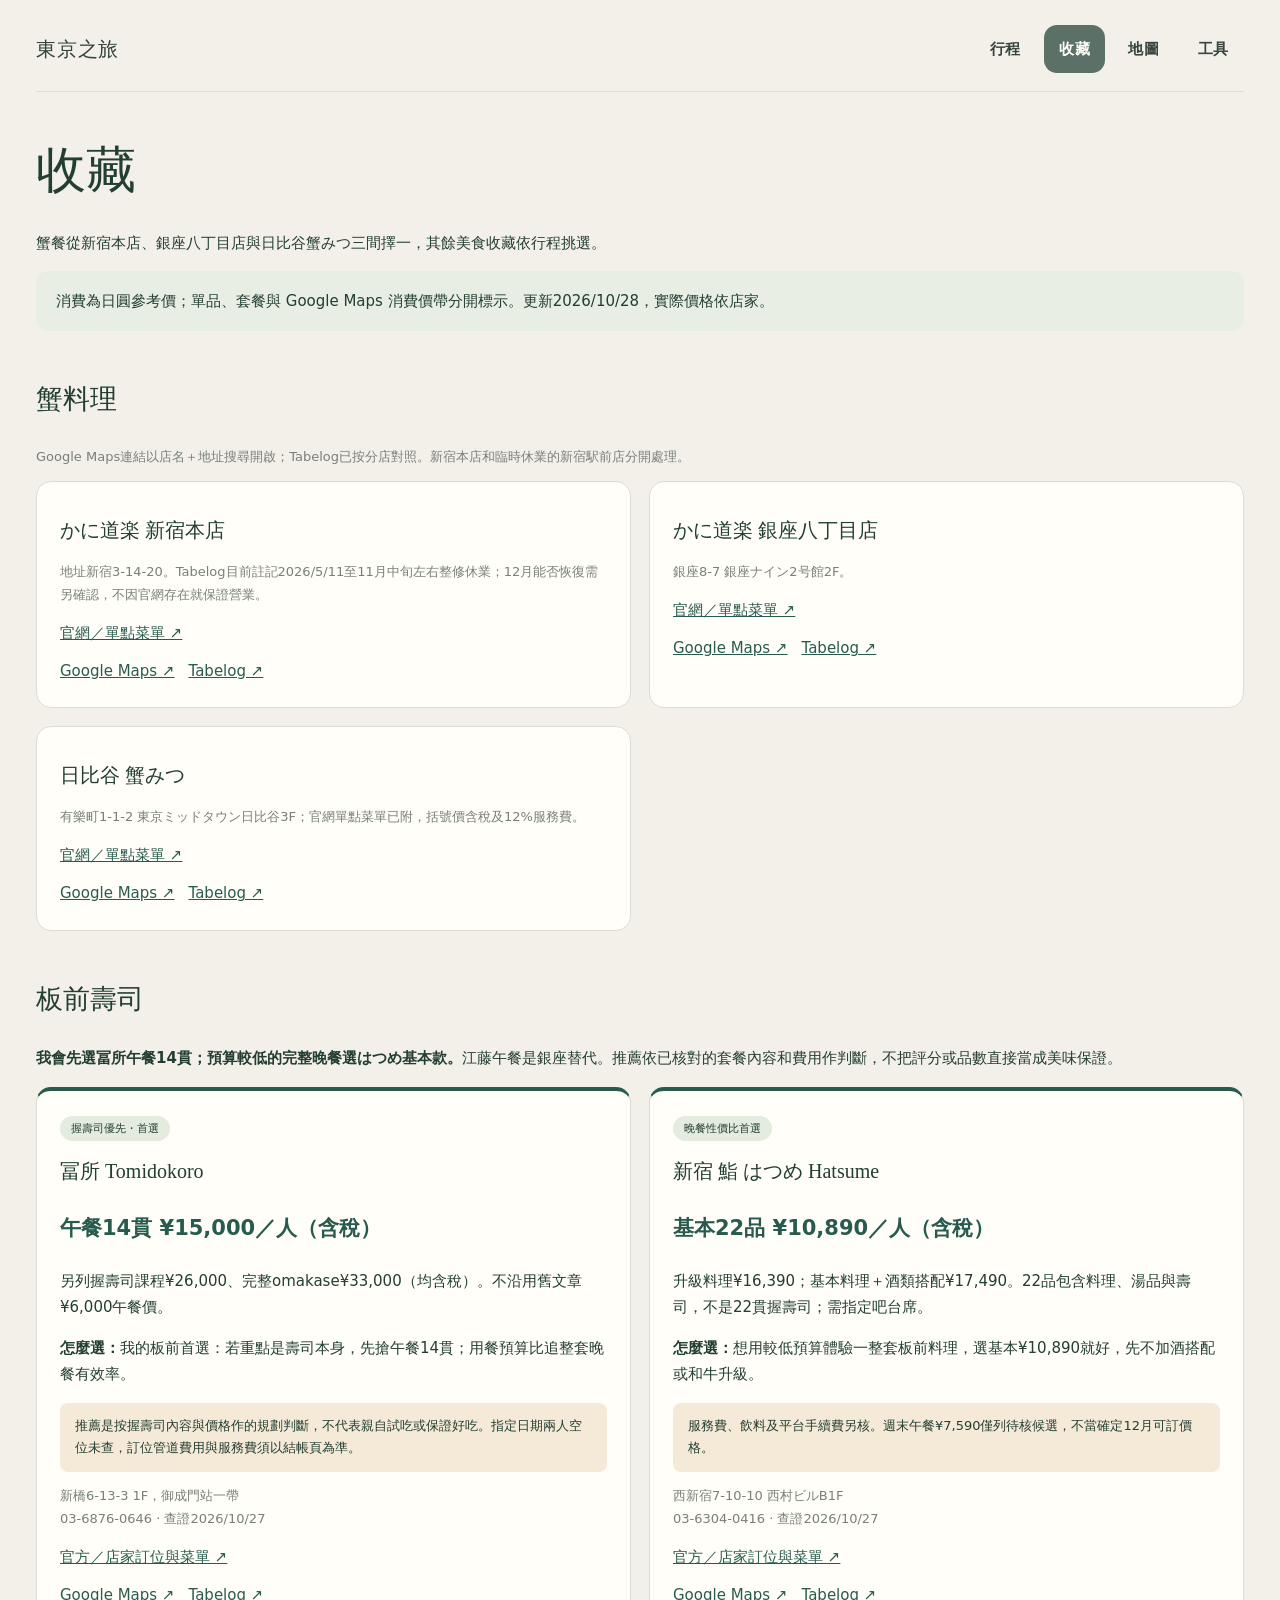
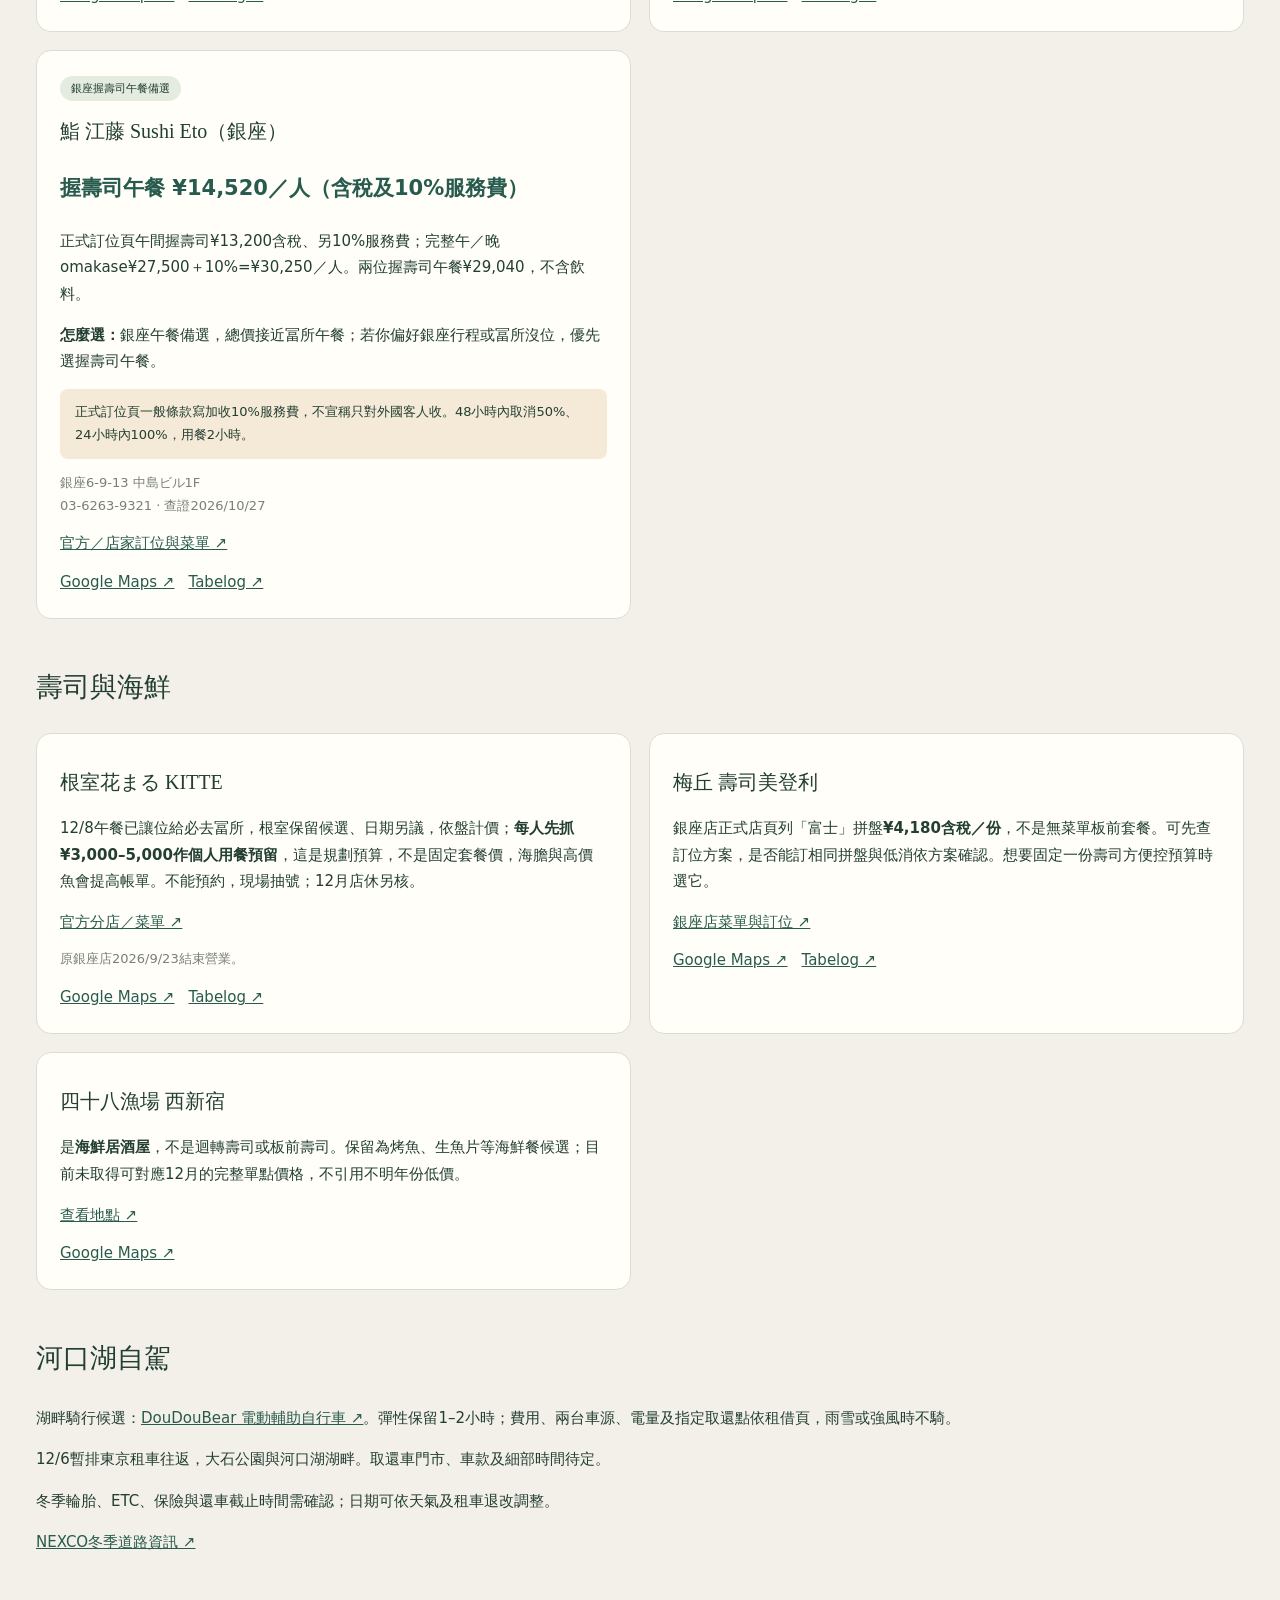
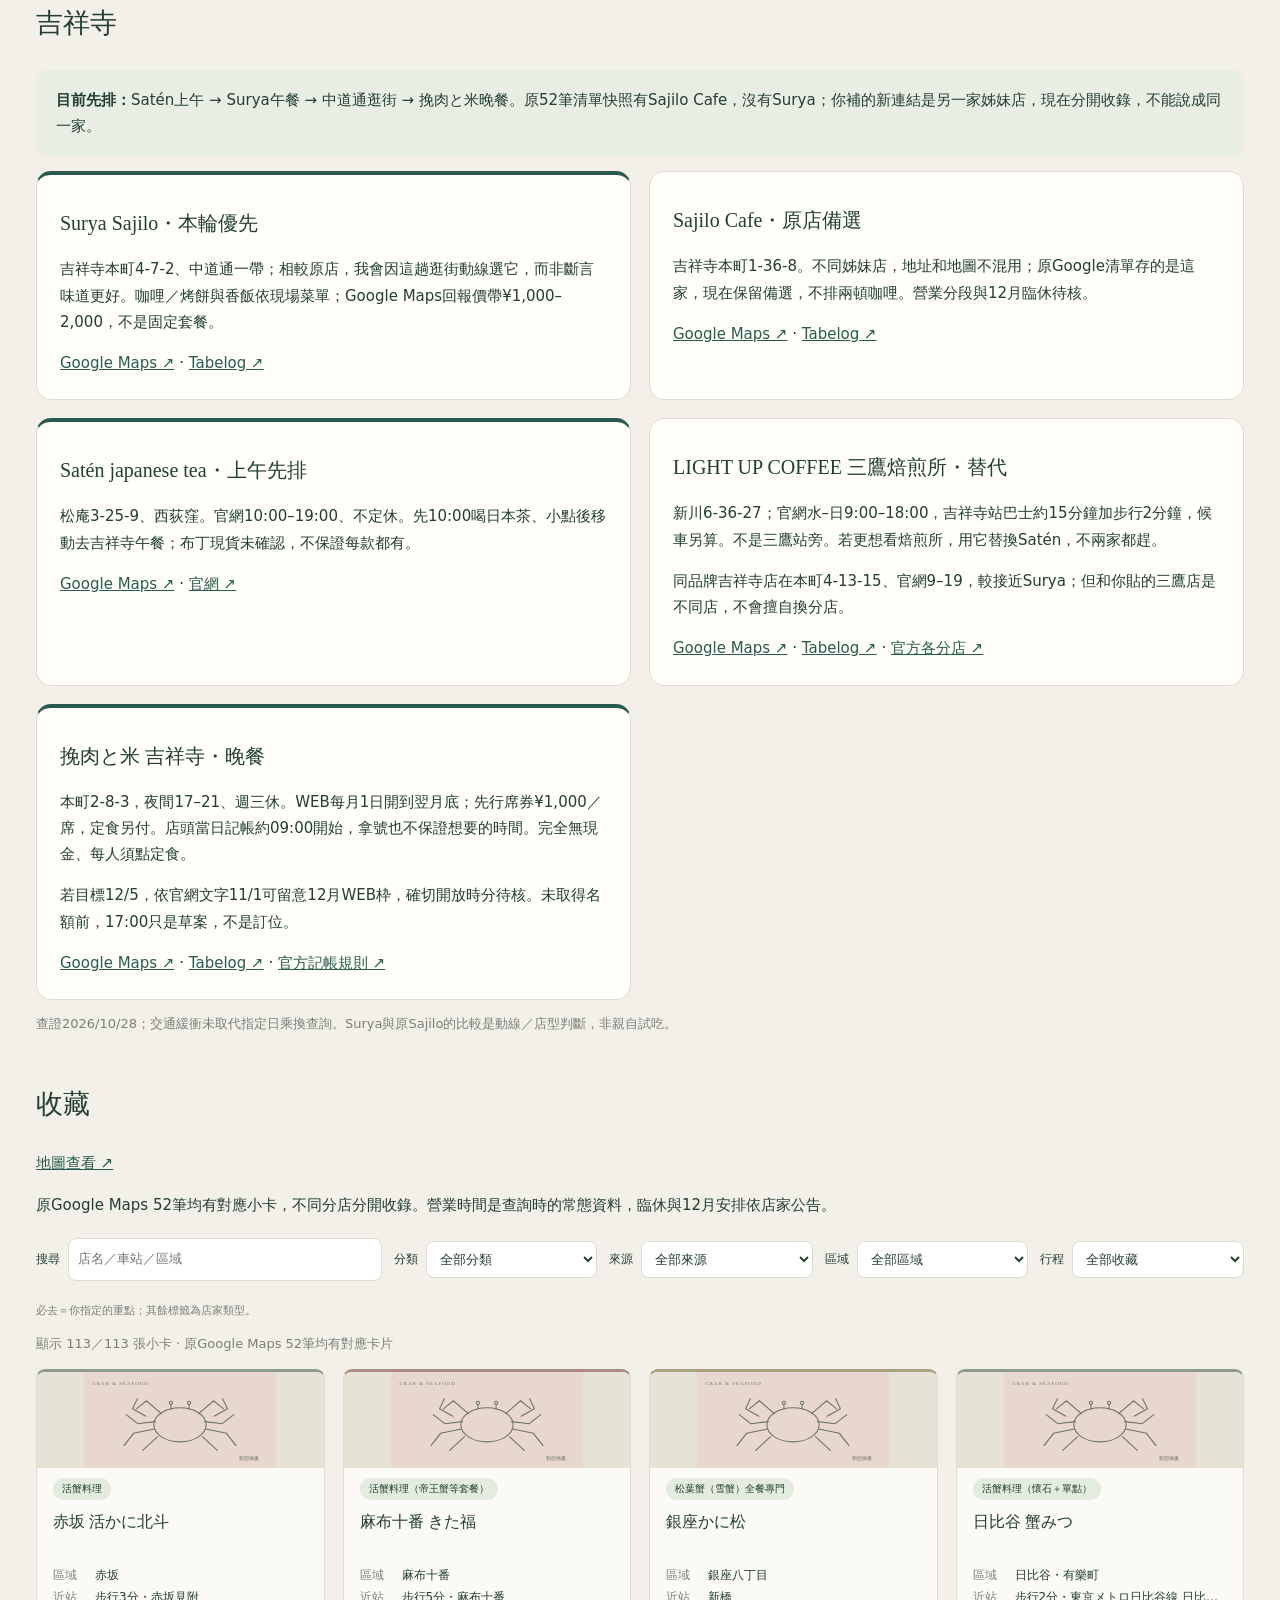
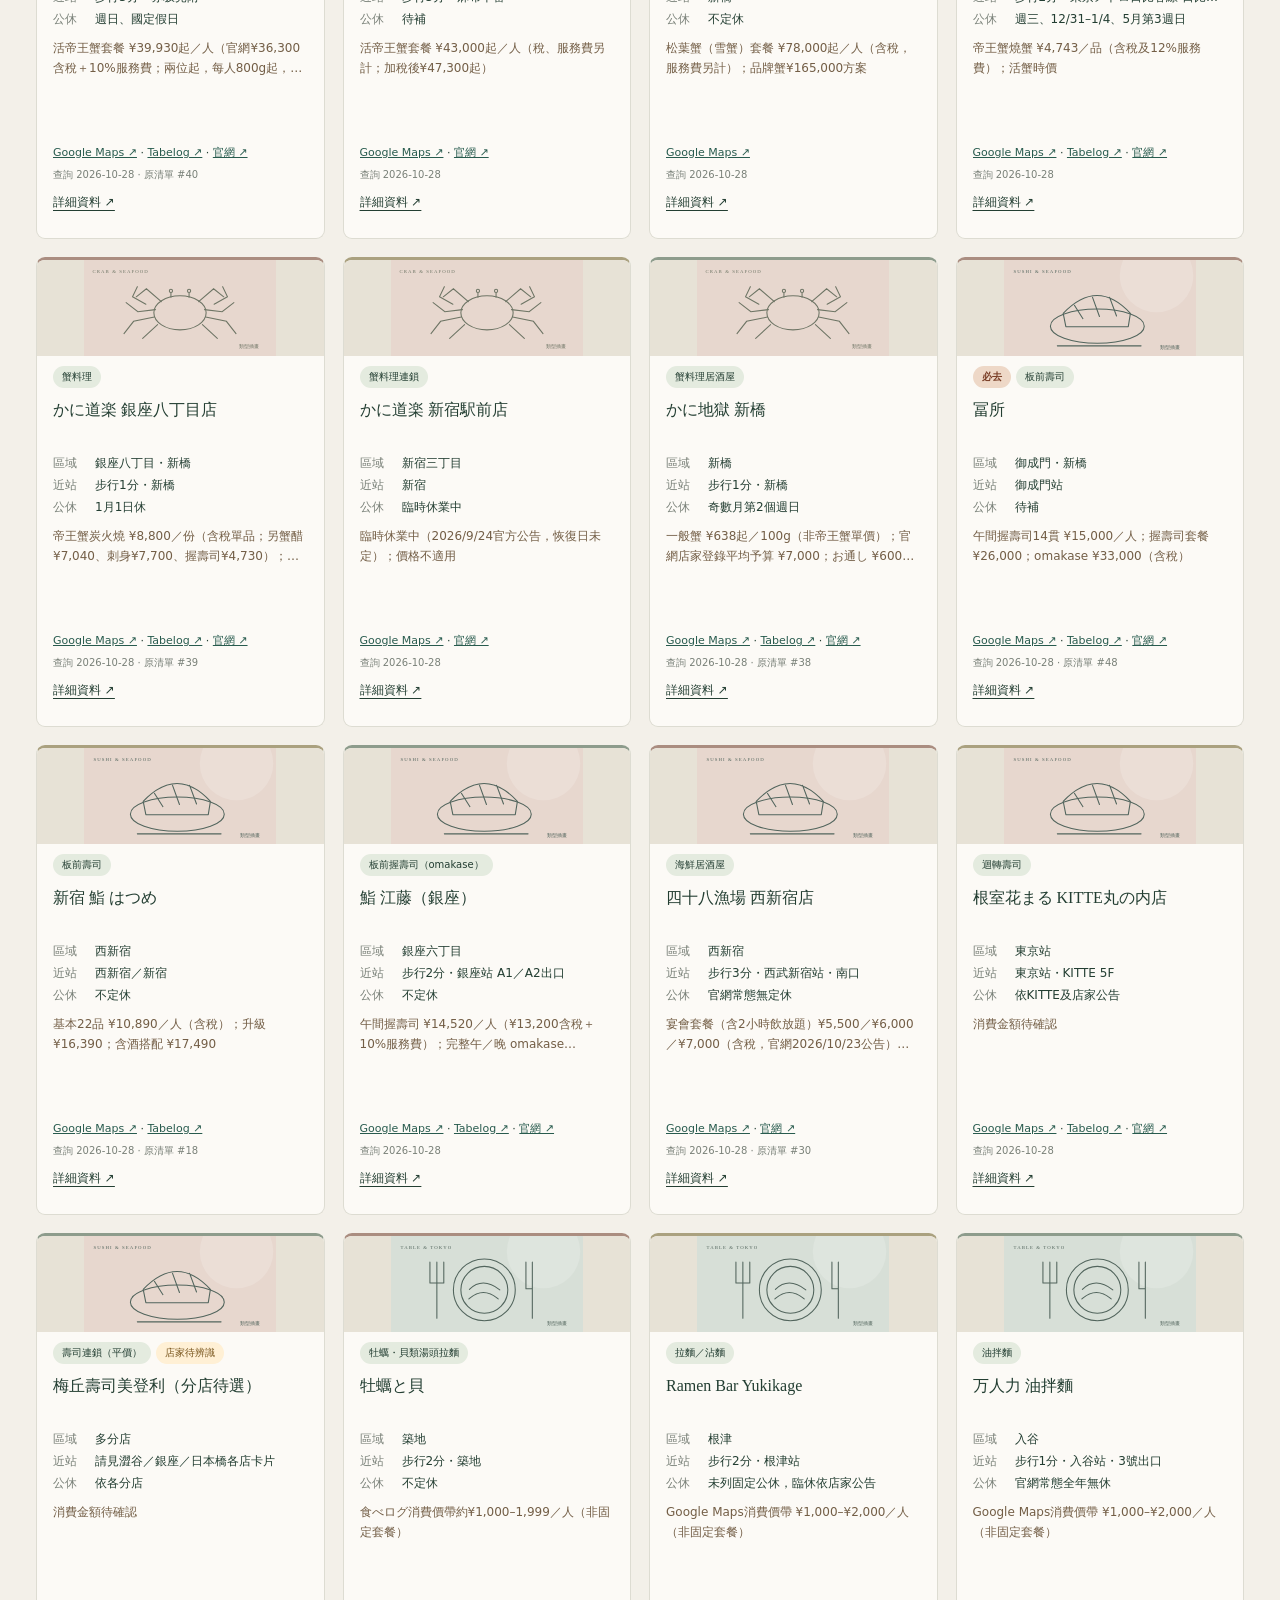
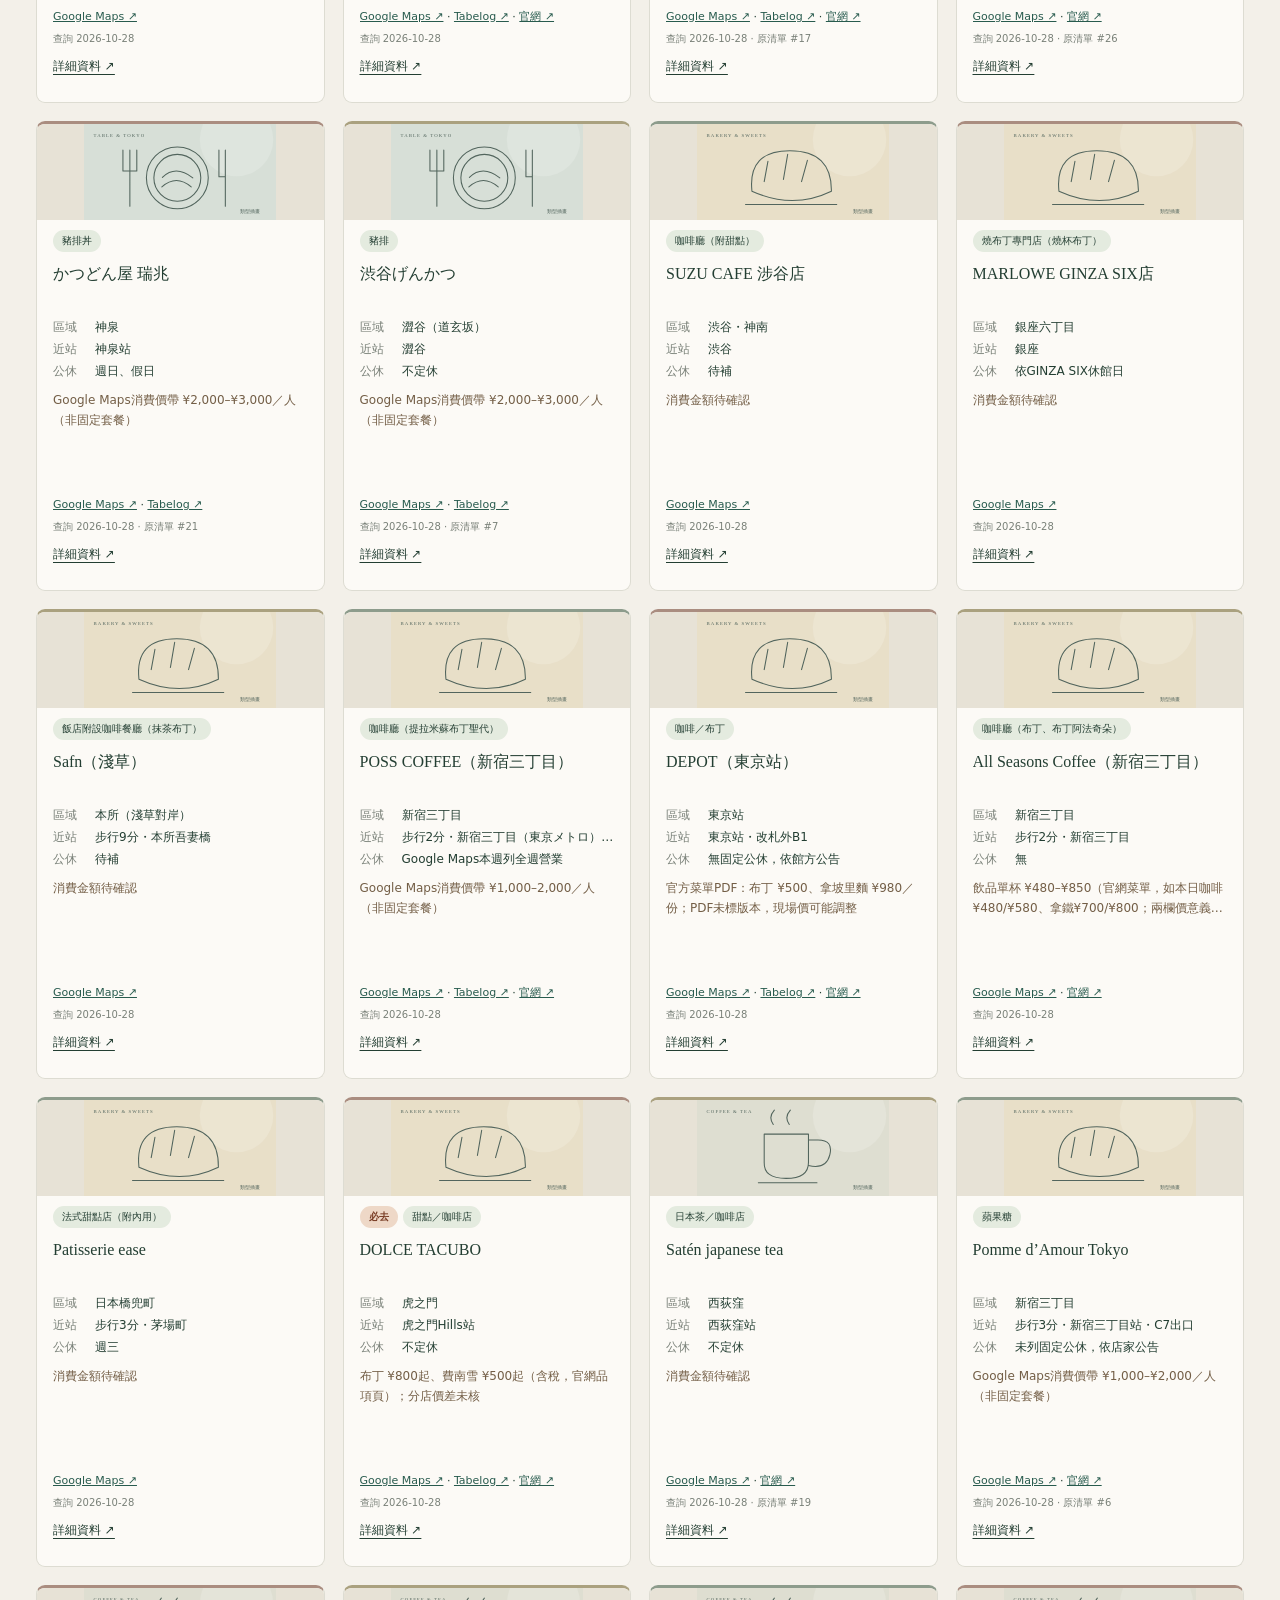
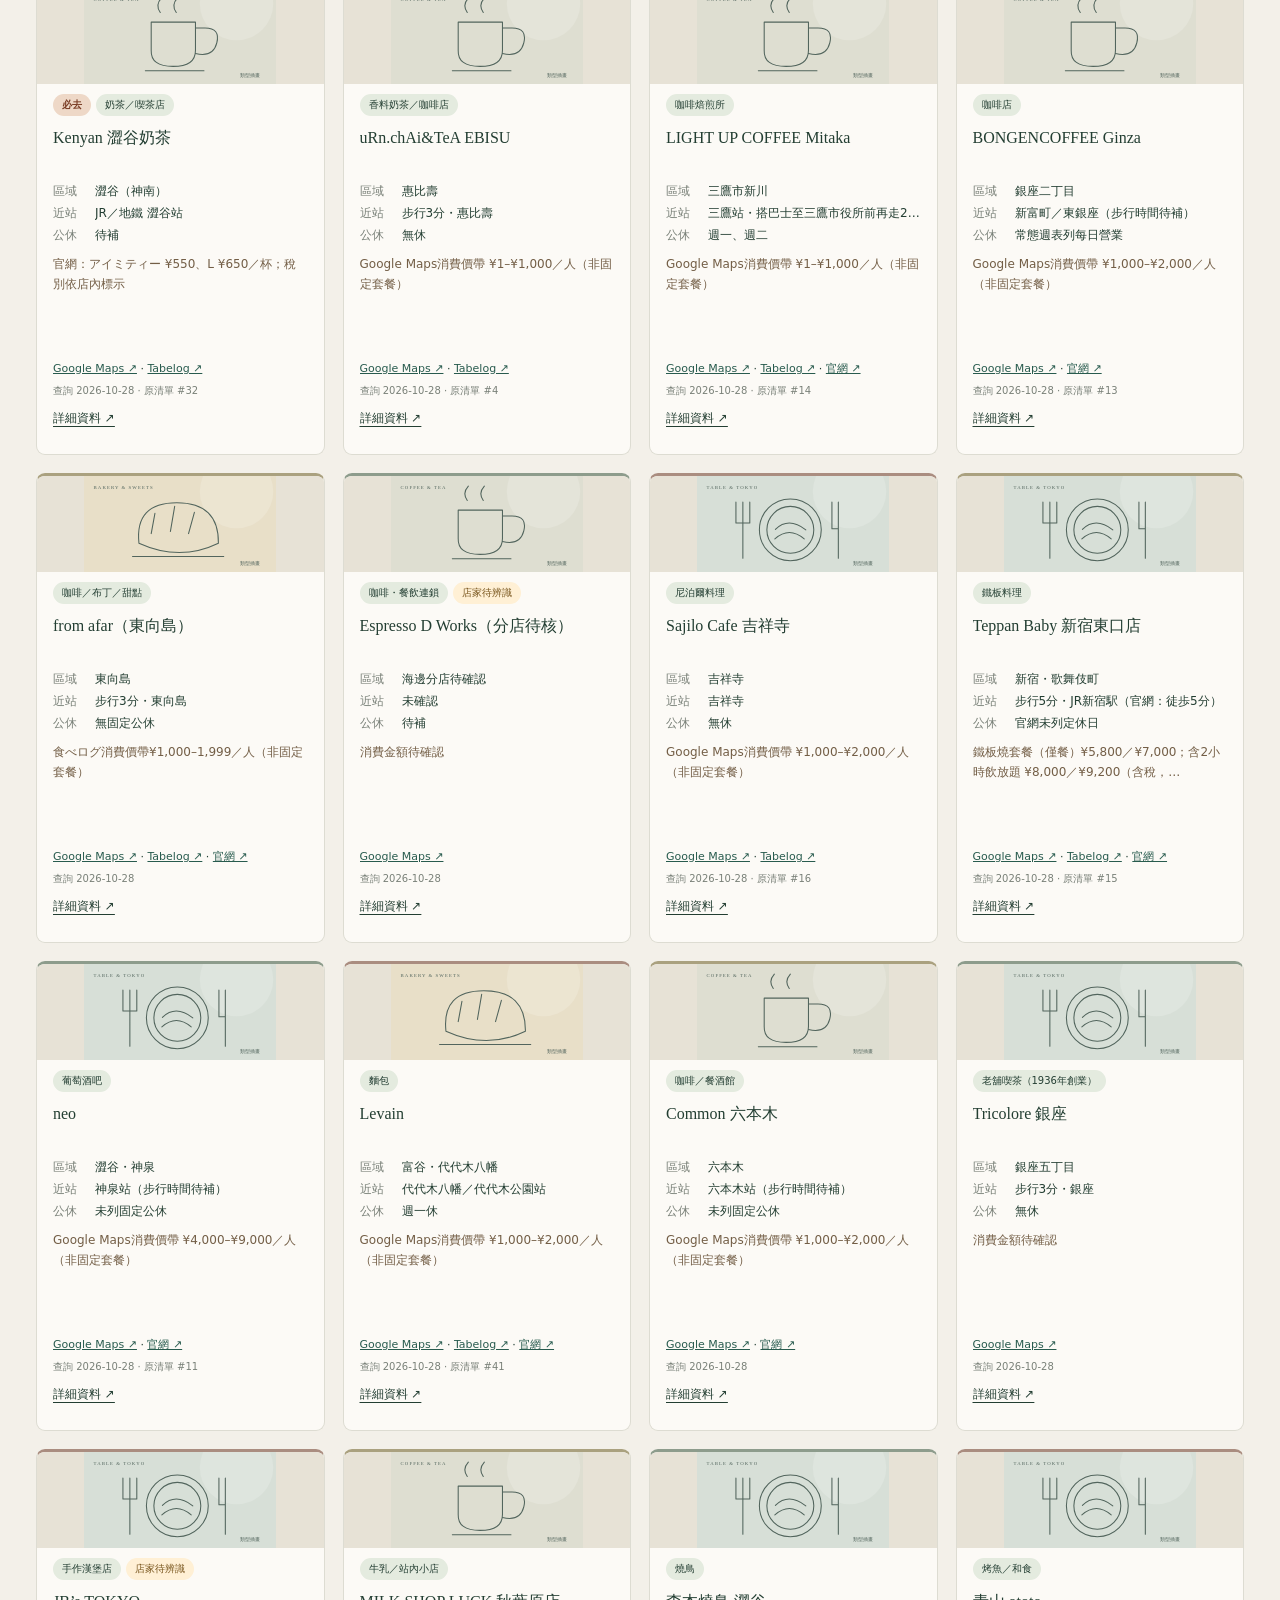
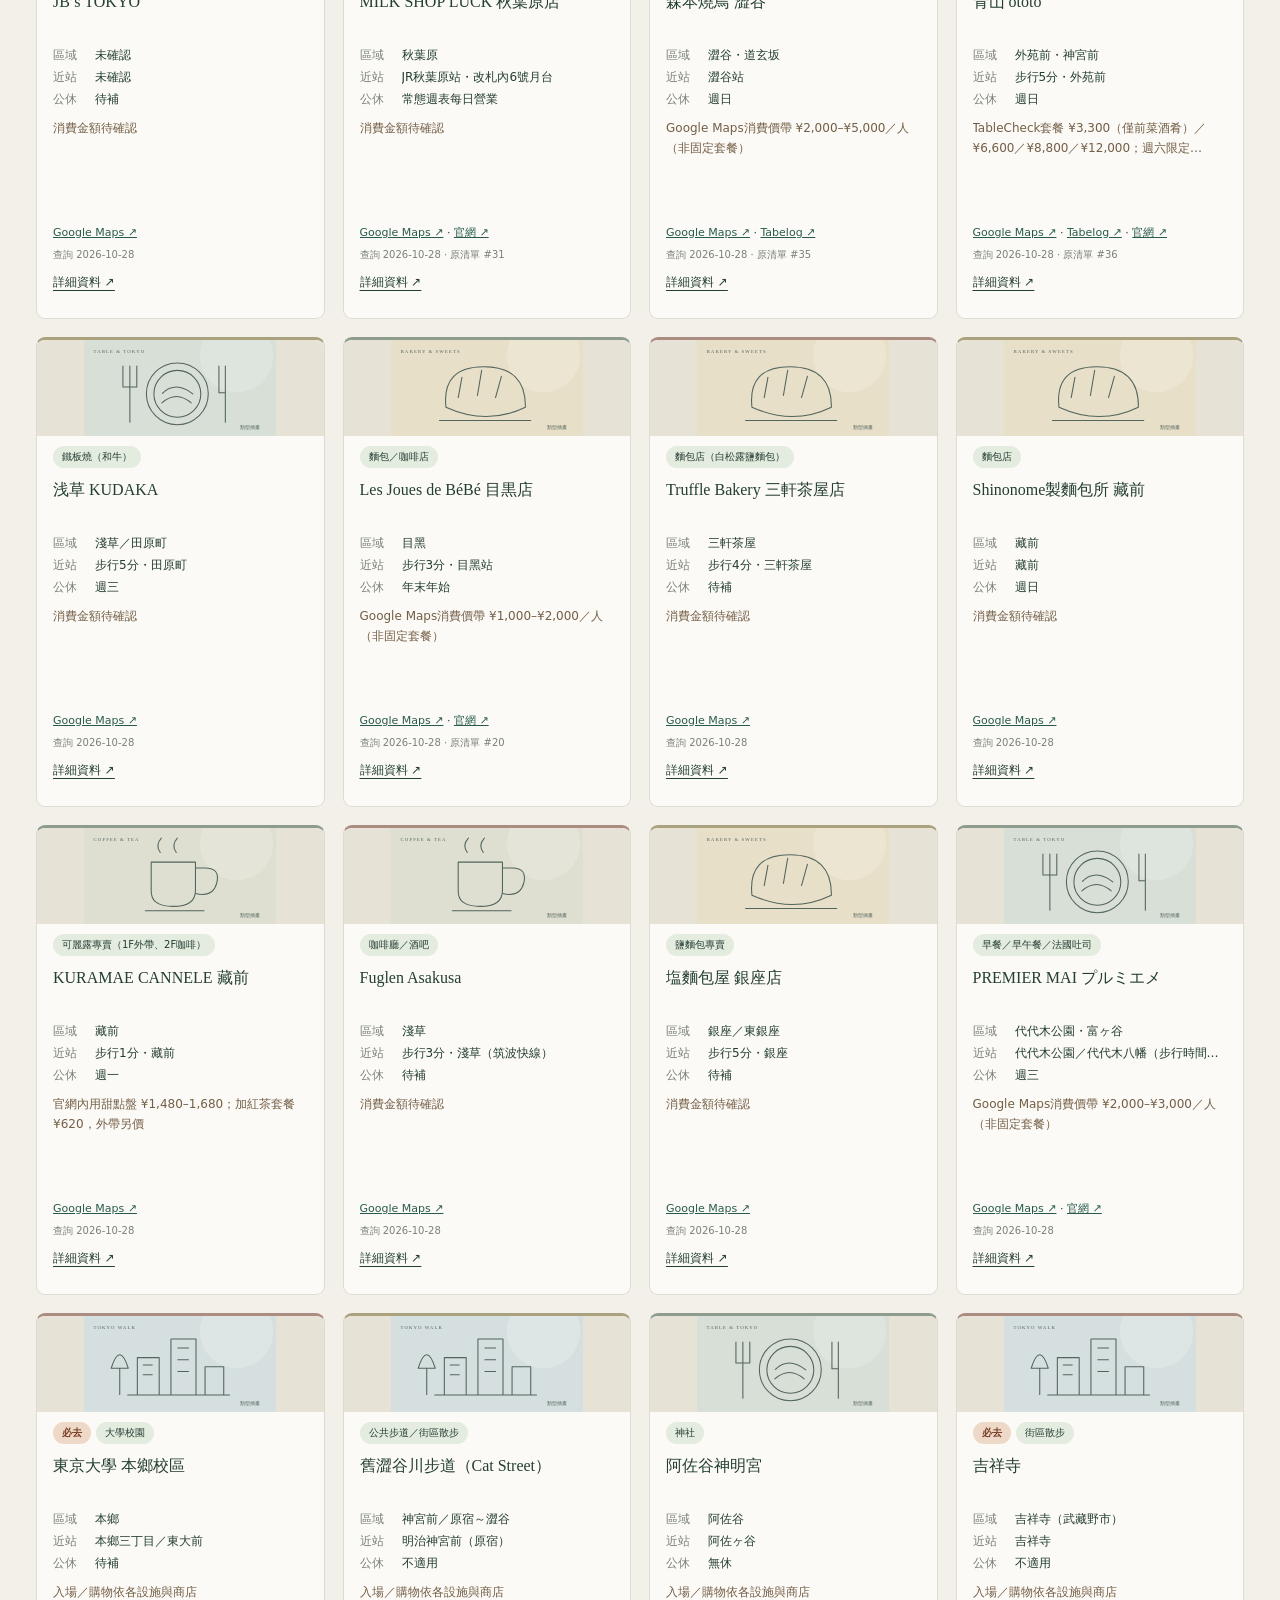
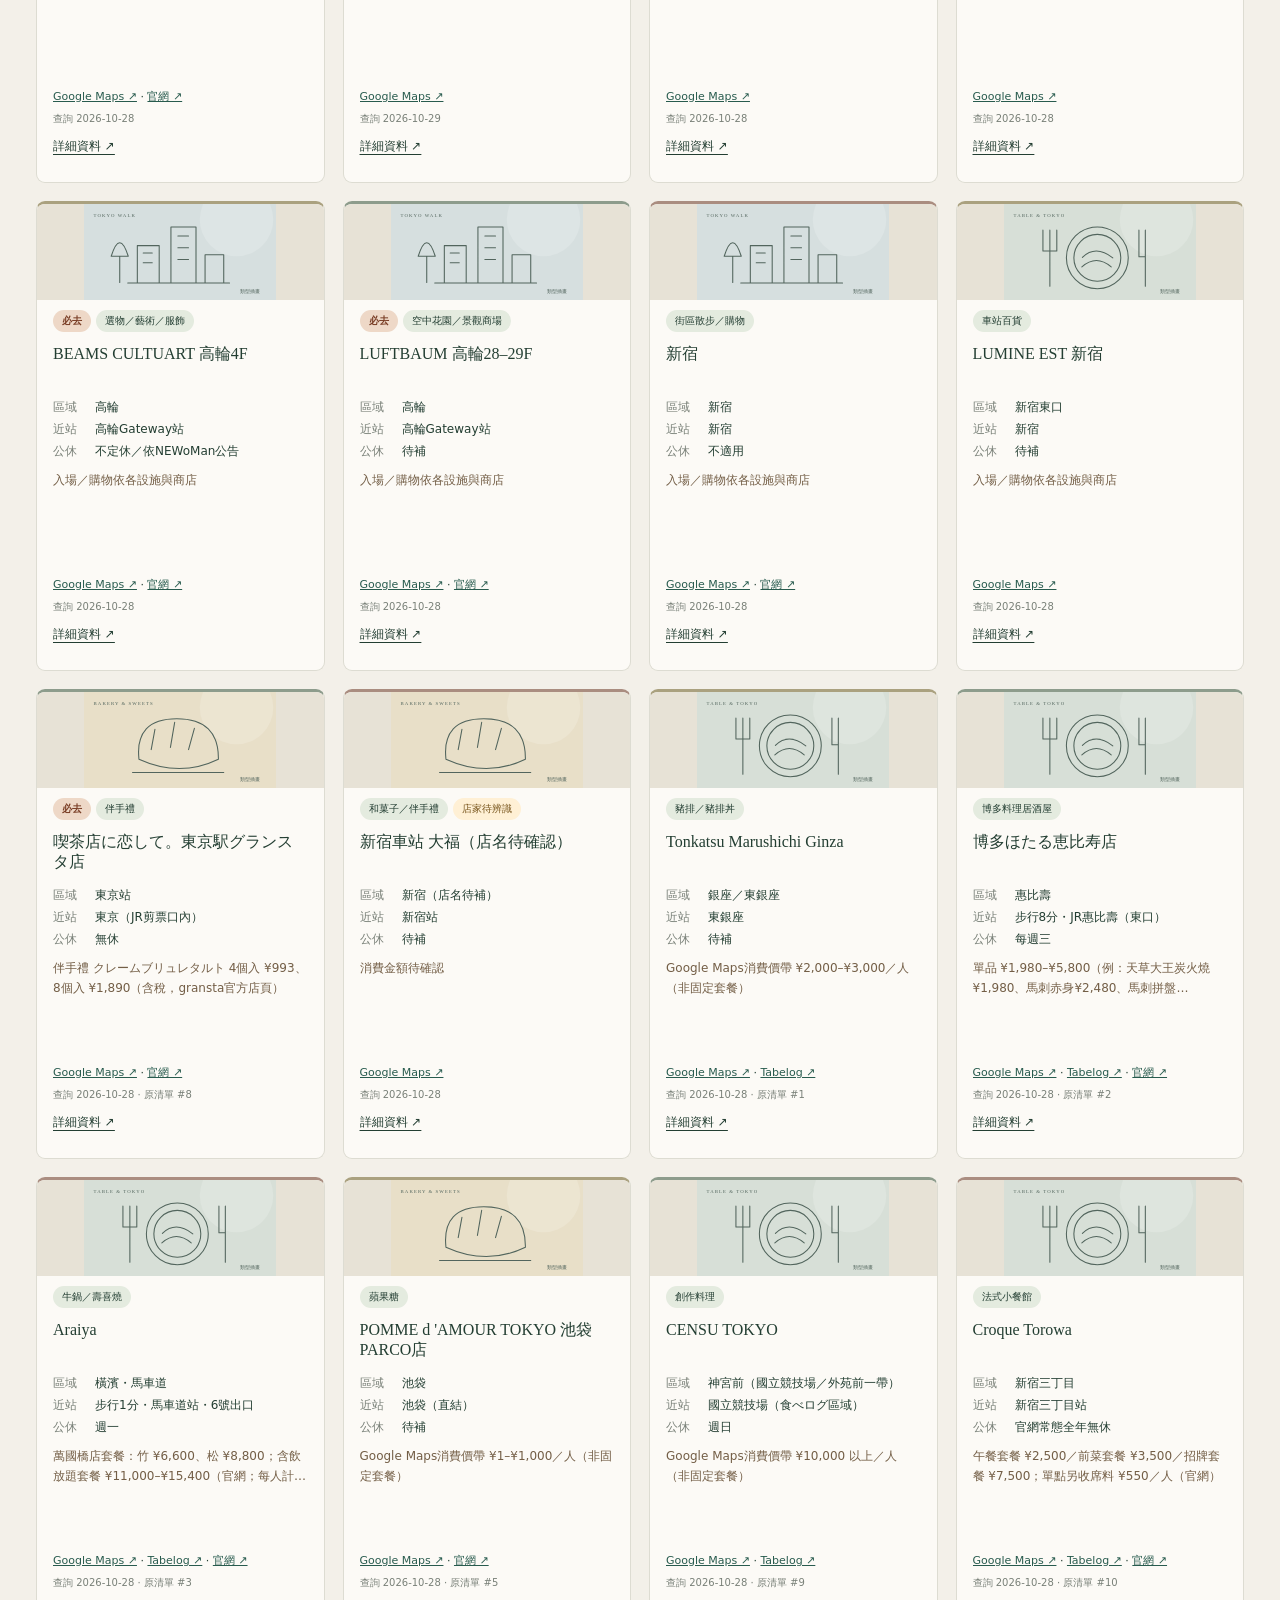
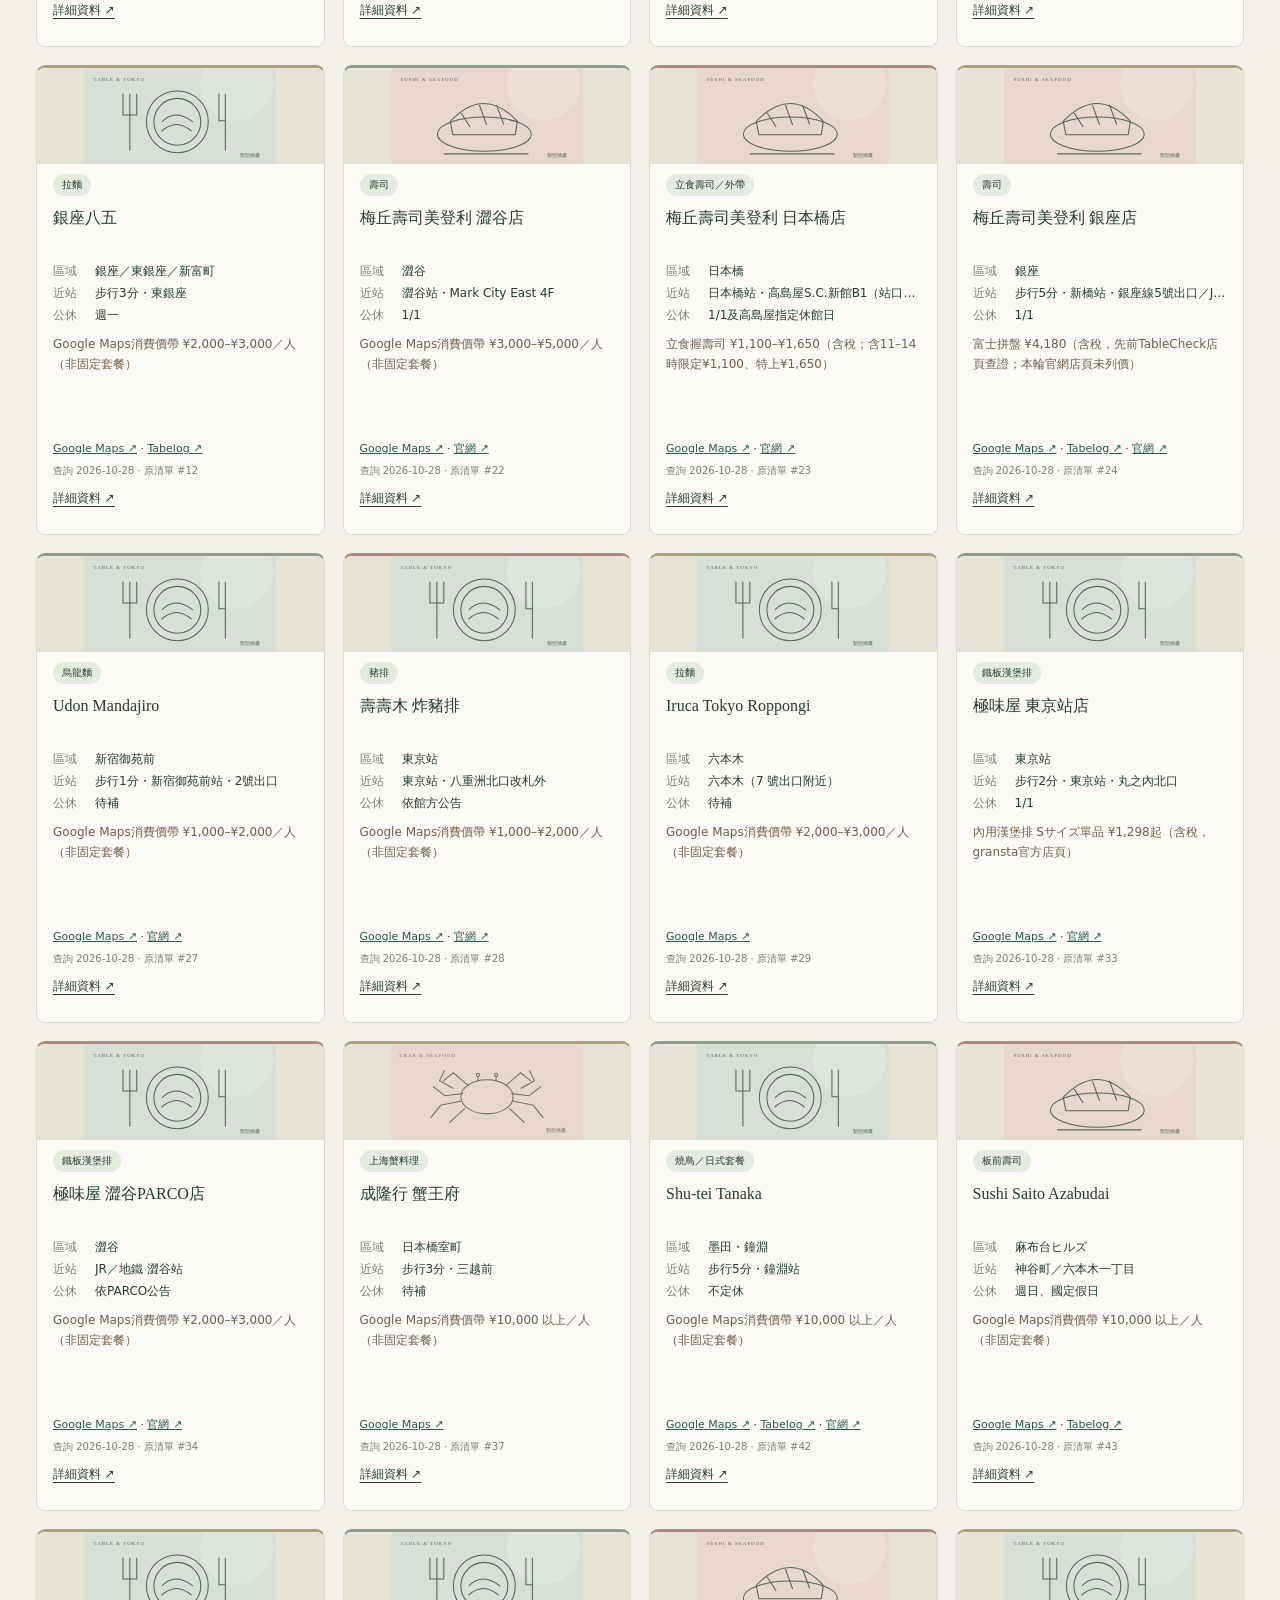
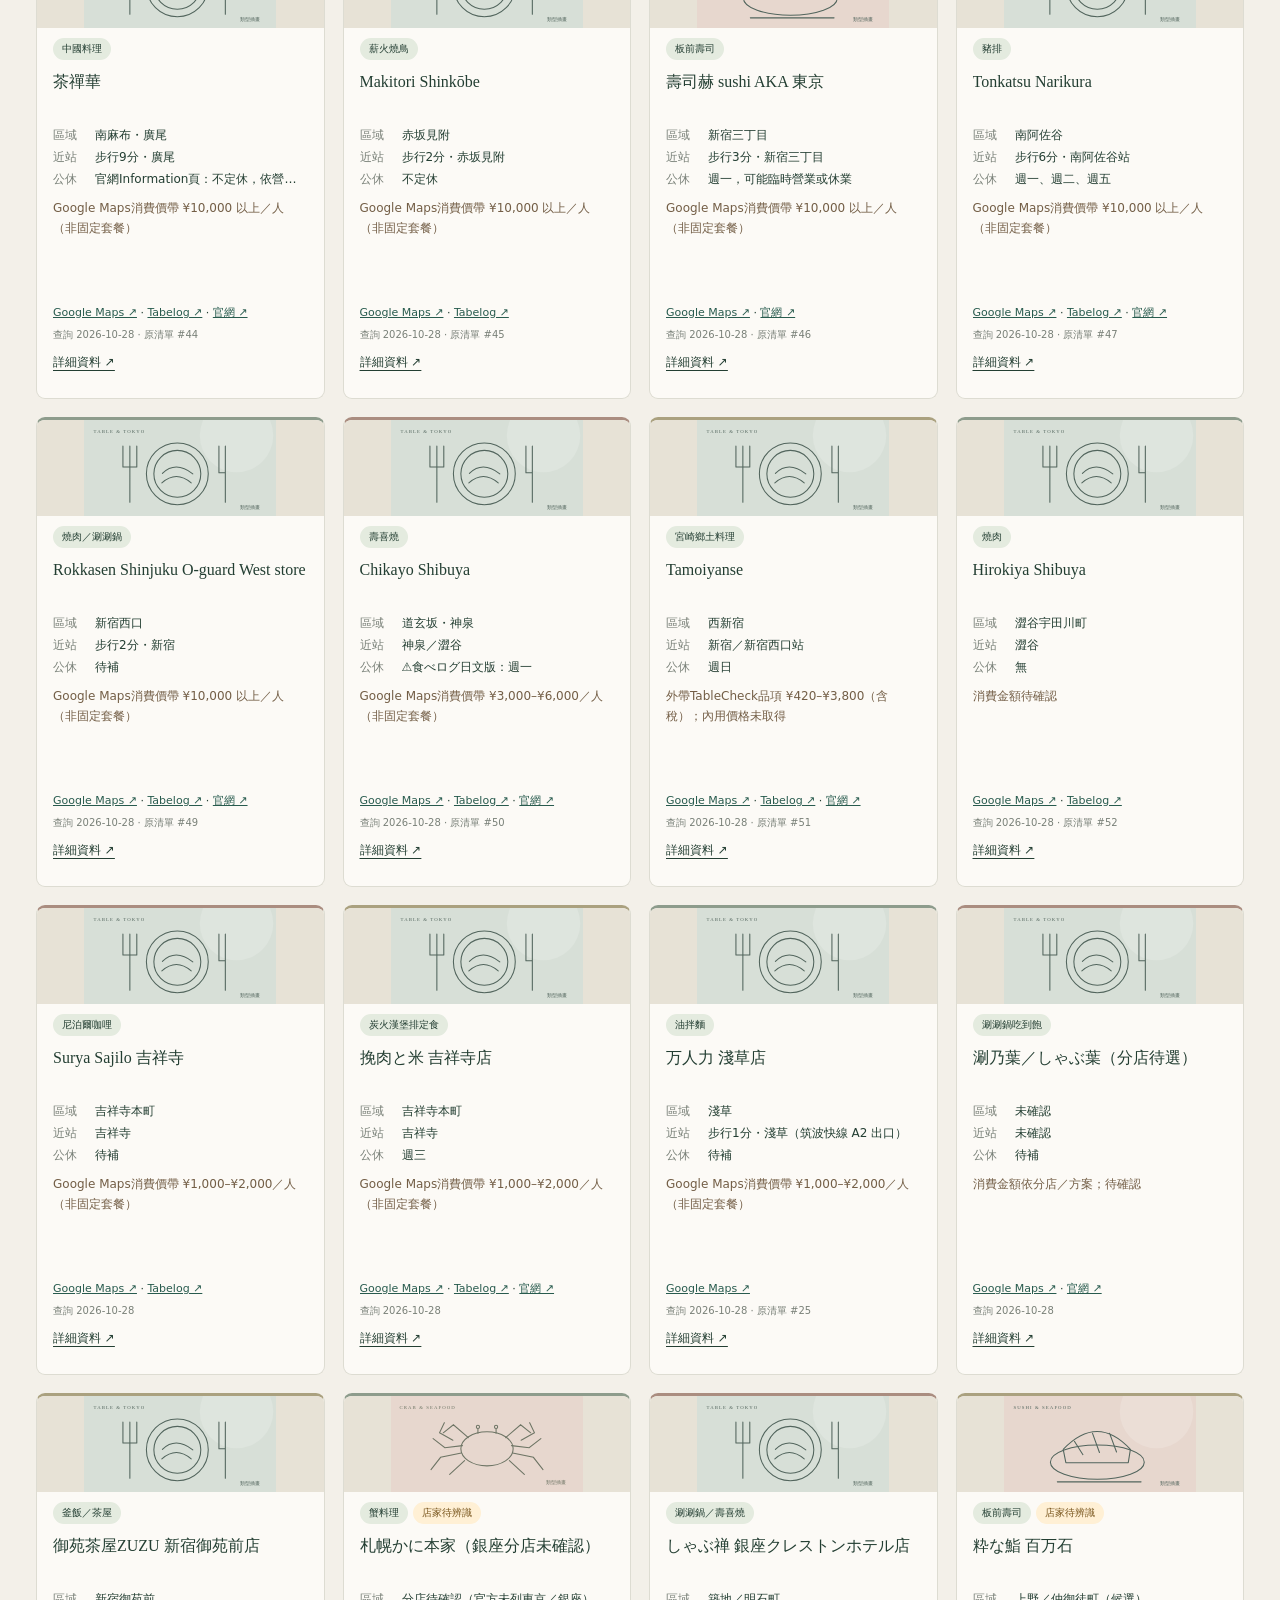
<file: collections.html>
<!doctype html><html lang="zh-Hant"><meta charset="utf-8"><meta name="viewport" content="width=device-width,initial-scale=1"><title>收藏｜東京之旅</title><style>:root{--green:#285b4e;--bg:#f5f3eb;--muted:#63736a;--line:#d9dfd5}*{box-sizing:border-box}body{margin:0;background:var(--bg);color:#233e32;font:15px/1.75 system-ui,sans-serif}.wrap{max-width:1150px;margin:auto;padding:25px 26px 70px}header,nav{display:flex;gap:12px;flex-wrap:wrap;align-items:center}header{justify-content:space-between;border-bottom:1px solid var(--line);padding-bottom:18px}a{color:var(--green)}h1{font-size:clamp(30px,5vw,50px);font-family:serif;font-weight:500;margin:35px 0 10px}h2{font-size:27px;margin-top:45px}h3{font-size:20px;margin:8px 0}.muted{color:var(--muted);font-size:13px}.tag{display:inline-block;font-size:11px;background:#e4ebdf;border-radius:20px;padding:3px 11px;margin:0 5px 5px 0}.cards{display:grid;grid-template-columns:repeat(2,minmax(0,1fr));gap:18px}.card{background:#fffef9;border:1px solid var(--line);border-radius:15px;padding:23px}.card.featured{border-top:4px solid var(--green)}.price{font-size:21px;color:var(--green);font-weight:600}.note{background:#e9eee4;padding:17px 20px;border-radius:12px}.warning{background:#f4ead7;padding:12px 15px;font-size:13px;border-radius:8px}.btn{display:inline-block;text-decoration:none;background:var(--green);color:white;border-radius:9px;padding:10px 16px}.secondary{background:white;color:var(--green);border:1px solid var(--line)}input,select,button{font:inherit;border:1px solid var(--line);padding:10px;border-radius:8px;background:white;color:inherit}label{font-size:13px}.filters{display:flex;gap:12px;flex-wrap:wrap;margin:20px 0}.filters input{min-width:180px}.list{display:grid;grid-template-columns:repeat(3,minmax(0,1fr));gap:12px}.list .card{padding:17px}.list h3{font-size:16px}p{overflow-wrap:anywhere}.intro{max-width:760px}.tabs{padding:16px 0;position:sticky;top:0;background:var(--bg);z-index:1}footer{font-size:12px;color:var(--muted);border-top:1px solid var(--line);margin-top:40px;padding-top:20px}[hidden]{display:none!important}@media(max-width:700px){.wrap{padding:18px 17px 45px}.cards,.list{grid-template-columns:1fr}.card{padding:19px}.price{font-size:19px}nav{font-size:13px}.tabs{position:static}.filters{display:grid;grid-template-columns:1fr}.filters input,.filters select{width:100%}}@media print{nav,.filters{display:none}.cards{display:block}.card{break-inside:avoid;margin:15px 0}body{background:white}}.facts{display:grid;grid-template-columns:52px minmax(0,1fr);gap:7px 10px;font-size:13px;margin:17px 0}.facts dt{color:var(--muted)}.facts dd{margin:0;overflow-wrap:anywhere}.facts .payment-value{font-weight:600;color:#77521b}.identity{background:#fff0d5;color:#78551c}.card-meta{font-size:11px;color:var(--muted)}.source-detail{margin-top:14px;font-size:12px}.source-detail summary{cursor:pointer;color:var(--muted)}.source-detail ul{padding-left:18px}.source-detail a{overflow-wrap:anywhere}.card:target{outline:3px solid #b79755;outline-offset:4px}.coverage{overflow:auto}.coverage table{border-collapse:collapse;width:100%;font-size:12px}.coverage td,.coverage th{text-align:left;padding:8px;border-bottom:1px solid var(--line)}.coverage button{padding:3px 8px;font-size:12px}.list .card{scroll-margin-top:70px}.list{align-items:start}.must-tag{background:#eed8c7;color:#7a3e26;font-weight:700}
.filters{display:grid;grid-template-columns:minmax(220px,1.7fr) repeat(4,minmax(120px,1fr));gap:12px;align-items:center}.filters label{display:flex;align-items:center;gap:8px;min-width:0;white-space:nowrap;font-size:12px}.filters input,.filters select{font-size:13px;padding:9px;min-width:0;width:100%}.filters input{flex:1}.list{align-items:stretch;grid-auto-rows:540px}.list .card{height:540px;min-height:0;display:flex;flex-direction:column;overflow:hidden}.list .card h3{height:46px;min-height:46px;display:-webkit-box;-webkit-line-clamp:2;-webkit-box-orient:vertical;overflow:hidden}.list .facts{margin:12px 0;gap:7px 10px}.list .facts dd{display:-webkit-box;-webkit-line-clamp:3;-webkit-box-orient:vertical;overflow:hidden}.list .card>.muted{margin:7px 0;display:-webkit-box;-webkit-line-clamp:2;-webkit-box-orient:vertical;overflow:hidden}.list .restaurant-links{margin-top:auto;font-size:12px}.list .card-meta{font-size:10px;margin:8px 0}.card-detail-button{align-self:flex-start;padding:4px 0;border:0;background:none;font-size:12px;text-decoration:underline;text-underline-offset:4px}.list .tag{align-self:flex-start}.place-dialog{max-width:640px;width:calc(100% - 32px);max-height:85vh;border:1px solid var(--line);border-radius:15px;padding:25px;background:#fffef9;color:inherit}.place-dialog::backdrop{background:#142a2466}.dialog-head{display:flex;justify-content:space-between;gap:15px;align-items:start}.dialog-head h3{margin:0}.dialog-head button{font-size:12px;padding:5px 10px}.place-dialog .facts{grid-template-columns:55px minmax(0,1fr)}
@media(max-width:1050px){.filters{grid-template-columns:repeat(2,minmax(0,1fr))}.filters label:first-child{grid-column:1/-1}}
@media(max-width:700px){.filters{grid-template-columns:1fr}.filters label{display:grid;grid-template-columns:40px minmax(0,1fr);gap:8px}.list{grid-auto-rows:540px}}
@media print{.list{grid-auto-rows:auto}.list .card{height:auto;overflow:visible}.list .facts dd{-webkit-line-clamp:unset}.card-detail-button{display:none}}

/* Editorial compact cards */
:root{--bg:#f3f0e9;--ink:#34423d;--muted:#798078;--line:#dddcd2}body{background:#f3f0e9}.wrap{max-width:1260px}h1,h2,h3{font-family:Georgia,"Noto Serif TC","Songti TC",serif}.list{grid-template-columns:repeat(4,minmax(0,1fr));grid-auto-rows:auto;gap:18px}.list .card{height:410px;padding:16px;border-radius:9px;background:#fcfaf6;overflow:hidden;border-top:3px solid #8d9c8c}.list .card:nth-child(3n+2){border-top-color:#aa8d80}.list .card:nth-child(3n){border-top-color:#aaa17f}.card-art{display:block;width:calc(100% + 32px);height:108px;object-fit:contain;background:#e7e2d6;margin:-16px -16px 12px}.list .card h3{font-size:17px;height:44px;margin:8px 0}.list .card .facts{margin:7px 0;gap:4px 8px;font-size:12px;grid-template-columns:34px 1fr}.list .card .facts dd{display:-webkit-box;-webkit-line-clamp:1;-webkit-box-orient:vertical;overflow:hidden}.card-price{font-size:12px;color:#735e46;margin:6px 0;min-height:34px;display:-webkit-box;-webkit-line-clamp:2;-webkit-box-orient:vertical;overflow:hidden}.list .card .restaurant-links{font-size:11px;margin-top:auto}.list .card .card-meta{font-size:10px;margin:5px 0}.card-detail-button{font-size:12px;padding:5px 0}.card-tags{height:22px;overflow:hidden;flex-wrap:nowrap}.card-tags .tag{font-size:10px;white-space:nowrap}.card-art~.card-tags{flex-shrink:0}@media(max-width:1100px){.list{grid-template-columns:repeat(3,minmax(0,1fr))}}@media(max-width:800px){.list{grid-template-columns:repeat(2,minmax(0,1fr))}}@media(max-width:520px){.list{grid-template-columns:1fr}.list .card{height:390px}.card-art{height:110px}}
header nav{display:flex;gap:16px;flex-wrap:wrap;font-size:13px}header nav a[aria-current=page]{color:#946e5c;text-decoration-thickness:2px}header{gap:18px;flex-wrap:wrap}@media(max-width:640px){header nav{gap:12px;font-size:12px}}/* shared-nav-style */
/* Keep compact card text on complete lines and preserve bottom spacing. */
.list .card{height:470px;padding:16px 16px 22px;display:flex;flex-direction:column;gap:0}
.list .card>*{flex-shrink:0}
.list .card .card-art{height:96px;margin:-16px -16px 10px}
.list .card .card-tags{height:20px;line-height:20px}
.list .card h3{height:40px;min-height:40px;line-height:20px;font-size:16px;margin:8px 0 10px;overflow:hidden;display:-webkit-box;-webkit-line-clamp:2;-webkit-box-orient:vertical}
.list .card .facts{height:62px;line-height:18px;grid-template-columns:34px minmax(0,1fr);grid-template-rows:18px 18px 18px;gap:4px 8px;margin:4px 0 10px}
.list .card .facts dt,.list .card .facts dd{line-height:18px;height:18px;overflow:hidden}
.list .card .card-price{height:40px;min-height:40px;line-height:20px;font-size:12px;margin:0 0 10px;overflow:hidden;display:-webkit-box;-webkit-line-clamp:2;-webkit-box-orient:vertical}
.list .card .restaurant-links{line-height:18px;min-height:18px;margin-top:auto;white-space:nowrap;overflow:hidden;font-size:11px}
.list .card .card-meta{height:14px;line-height:14px;margin:6px 0 0;font-size:10px;white-space:nowrap;overflow:hidden}
.list .card .card-detail-button{height:28px;line-height:20px;padding:4px 0;margin-top:6px;margin-bottom:0}
@media(max-width:520px){.list .card{height:470px}.list .card .card-art{height:96px}}
@media print{.list .card{height:auto;min-height:470px}.list .card .card-price{height:auto;overflow:visible;-webkit-line-clamp:unset}.list .card .card-detail-button{display:none}}

.list .card .card-tags{display:flex;align-items:center;gap:5px;height:26px;min-height:26px;line-height:16px;overflow:hidden}.list .card .card-tags .tag{display:inline-flex;align-items:center;line-height:16px;padding:3px 9px;margin:0;flex-shrink:0;max-width:100%;white-space:nowrap;overflow:hidden;text-overflow:ellipsis}
</style><style id="site-navigation-style">/* Shared, quiet navigation inspired by the trip reference. */
nav.site-nav{display:flex!important;align-items:center;justify-content:flex-start;gap:8px!important;flex-wrap:nowrap!important;overflow-x:auto;max-width:100%;width:100%;scrollbar-width:thin;padding:8px 0!important;margin:0!important;background:transparent;font-family:"Noto Sans TC","PingFang TC","Microsoft JhengHei",system-ui,sans-serif;font-style:normal;}
nav.site-nav a{display:inline-flex;align-items:center;justify-content:center;flex:0 0 auto;min-height:52px;padding:12px 23px!important;margin:0!important;border:0!important;border-radius:13px;background:transparent;color:#37443f!important;font-size:17px!important;font-weight:600!important;line-height:1.5;letter-spacing:.045em;text-decoration:none!important;white-space:nowrap;box-shadow:none;transition:background .16s,color .16s;}
nav.site-nav a:hover{background:#e3e7dc;color:#37443f!important;}
nav.site-nav a[aria-current="page"]{background:#5b7167!important;color:#fffdf7!important;}
nav.site-nav a:focus-visible{outline:2px solid #5b7167;outline-offset:3px;}
@media(max-width:700px){nav.site-nav{gap:5px!important;}nav.site-nav a{min-height:43px;padding:10px 14px!important;font-size:14px!important;border-radius:11px;}}
@media print{nav.site-nav{display:none!important;}}

.site-header{display:flex;align-items:center;justify-content:space-between;gap:24px;width:100%;min-width:0}.site-brand{flex:0 0 auto;color:#34423d;text-decoration:none;font:600 20px/1.5 "PingFang TC","Microsoft JhengHei",sans-serif;letter-spacing:.04em;white-space:nowrap}.site-header nav.site-nav{width:auto;max-width:calc(100% - 130px);margin-left:auto!important;justify-content:flex-end;padding:0!important}.site-header nav.site-nav a{padding:11px 15px!important;font-size:15px!important;min-height:48px}.top:has(.site-header){display:block}header:has(>.site-header){display:block}
@media(max-width:800px){.site-header{flex-wrap:wrap;gap:12px}.site-brand{font-size:18px}.site-header nav.site-nav{max-width:100%;width:100%;justify-content:flex-start}.site-header nav.site-nav a{padding:9px 12px!important;font-size:14px!important;min-height:42px}}

.site-header .site-brand{font-family:"Noto Sans TC","PingFang TC","Microsoft JhengHei",system-ui,sans-serif!important;font-size:20px!important;font-weight:600!important;font-style:normal!important;letter-spacing:.04em!important;line-height:1.5!important;text-decoration:none!important}

.site-header .site-brand{font-family:"Songti TC","Noto Serif TC","PMingLiU",serif!important;font-weight:500!important}h1,h2,h3{font-family:"Songti TC","Noto Serif TC","PMingLiU",serif!important;font-weight:500}
</style><div class="wrap"><header><div class="site-header"><a class="site-brand" href="itinerary.html">東京之旅</a><nav class="site-nav" aria-label="網站頁面"><a href="itinerary.html">行程</a><a href="collections.html" aria-current="page">收藏</a><a href="map.html">地圖</a><a href="tools.html">工具</a></nav></div></header><h1>收藏</h1><p class="intro">蟹餐從新宿本店、銀座八丁目店與日比谷蟹みつ三間擇一，其餘美食收藏依行程挑選。</p><p class="note">消費為日圓參考價；單品、套餐與 Google Maps 消費價帶分開標示。更新2026/10/28，實際價格依店家。</p><section id="crab"><h2>蟹料理</h2><p class="muted">Google Maps連結以店名＋地址搜尋開啟；Tabelog已按分店對照。新宿本店和臨時休業的新宿駅前店分開處理。</p><div class="cards"><article class="card"><h3>かに道楽 新宿本店</h3><p class="muted">地址新宿3-14-20。Tabelog目前註記2026/5/11至11月中旬左右整修休業；12月能否恢復需另確認，不因官網存在就保證營業。</p><a href="https://douraku.co.jp/kanto/shinjyuku_h/" target="_blank" rel="noopener noreferrer">官網／單點菜單 ↗</a><div class="restaurant-links" style="display:flex;gap:14px;flex-wrap:wrap;margin-top:12px"><a href="https://www.google.com/maps/search/?api=1&query=%E3%81%8B%E3%81%AB%E9%81%93%E6%A5%BD%20%E6%96%B0%E5%AE%BF%E6%9C%AC%E5%BA%97%20%E6%96%B0%E5%AE%BF3-14-20%20%E3%83%86%E3%82%A2%E3%83%88%E3%83%AB%E3%83%93%E3%83%AB7F%E3%83%BB8F%20%E6%9D%B1%E4%BA%AC" target="_blank" rel="noopener noreferrer">Google Maps ↗</a><a href="https://tabelog.com/tw/tokyo/A1304/A130401/13024176/" target="_blank" rel="noopener noreferrer">Tabelog ↗</a></div></article><article class="card"><h3>かに道楽 銀座八丁目店</h3><p class="muted">銀座8-7 銀座ナイン2号館2F。</p><a href="https://douraku.co.jp/kanto/ginza/" target="_blank" rel="noopener noreferrer">官網／單點菜單 ↗</a><div class="restaurant-links" style="display:flex;gap:14px;flex-wrap:wrap;margin-top:12px"><a href="https://www.google.com/maps/search/?api=1&query=%E3%81%8B%E3%81%AB%E9%81%93%E6%A5%BD%20%E9%8A%80%E5%BA%A7%E5%85%AB%E4%B8%81%E7%9B%AE%E5%BA%97%20%E9%8A%80%E5%BA%A78-7%20%E9%8A%80%E5%BA%A7%E3%83%8A%E3%82%A4%E3%83%B32%E5%8F%B7%E9%A4%A82F%20%E6%9D%B1%E4%BA%AC" target="_blank" rel="noopener noreferrer">Google Maps ↗</a><a href="https://tabelog.com/tw/tokyo/A1301/A130103/13015009/" target="_blank" rel="noopener noreferrer">Tabelog ↗</a></div></article><article class="card"><h3>日比谷 蟹みつ</h3><p class="muted">有樂町1-1-2 東京ミッドタウン日比谷3F；官網單點菜單已附，括號價含稅及12%服務費。</p><a href="https://hibiya-kanimitsu.com/menu/alacarte/" target="_blank" rel="noopener noreferrer">官網／單點菜單 ↗</a><div class="restaurant-links" style="display:flex;gap:14px;flex-wrap:wrap;margin-top:12px"><a href="https://www.google.com/maps/search/?api=1&query=%E6%97%A5%E6%AF%94%E8%B0%B7%20%E8%9F%B9%E3%81%BF%E3%81%A4%20%E6%9C%89%E6%A5%BD%E7%94%BA1-1-2%20%E6%9D%B1%E4%BA%AC%E3%83%9F%E3%83%83%E3%83%89%E3%82%BF%E3%82%A6%E3%83%B3%E6%97%A5%E6%AF%94%E8%B0%B73F%20%E6%9D%B1%E4%BA%AC" target="_blank" rel="noopener noreferrer">Google Maps ↗</a><a href="https://tabelog.com/tw/tokyo/A1301/A130102/13276492/" target="_blank" rel="noopener noreferrer">Tabelog ↗</a></div></article></div></section><h2 id="sushi">板前壽司</h2><p><b>我會先選冨所午餐14貫；預算較低的完整晚餐選はつめ基本款。</b>江藤午餐是銀座替代。推薦依已核對的套餐內容和費用作判斷，不把評分或品數直接當成美味保證。</p><div class="cards"><article class="card featured"><span class="tag">握壽司優先・首選</span><h3>冨所 Tomidokoro</h3><p class="price">午餐14貫 ¥15,000／人（含稅）</p><p>另列握壽司課程¥26,000、完整omakase¥33,000（均含稅）。不沿用舊文章¥6,000午餐價。</p><p><b>怎麼選：</b>我的板前首選：若重點是壽司本身，先搶午餐14貫；用餐預算比追整套晚餐有效率。</p><p class="warning">推薦是按握壽司內容與價格作的規劃判斷，不代表親自試吃或保證好吃。指定日期兩人空位未查，訂位管道費用與服務費須以結帳頁為準。</p><p class="muted">新橋6-13-3 1F，御成門站一帶<br>03-6876-0646 · 查證2026/10/27</p><a href="https://www.tablecheck.com/en/tomidokoro" target="_blank" rel="noopener noreferrer">官方／店家訂位與菜單 ↗</a><div class="restaurant-links" style="display:flex;gap:14px;flex-wrap:wrap;margin-top:12px"><a href="https://www.google.com/maps/search/?api=1&query=%E5%86%A8%E6%89%80%20Tomidokoro%20%E6%96%B0%E6%A9%8B6-13-3%20%E6%9D%B1%E4%BA%AC" target="_blank" rel="noopener noreferrer">Google Maps ↗</a><a href="https://tabelog.com/tw/tokyo/A1314/A131401/13223846/" target="_blank" rel="noopener noreferrer">Tabelog ↗</a></div></article><article class="card featured"><span class="tag">晚餐性價比首選</span><h3>新宿 鮨 はつめ Hatsume</h3><p class="price">基本22品 ¥10,890／人（含稅）</p><p>升級料理¥16,390；基本料理＋酒類搭配¥17,490。22品包含料理、湯品與壽司，不是22貫握壽司；需指定吧台席。</p><p><b>怎麼選：</b>想用較低預算體驗一整套板前料理，選基本¥10,890就好，先不加酒搭配或和牛升級。</p><p class="warning">服務費、飲料及平台手續費另核。週末午餐¥7,590僅列待核候選，不當確定12月可訂價格。</p><p class="muted">西新宿7-10-10 西村ビルB1F<br>03-6304-0416 · 查證2026/10/27</p><a href="https://www.tablecheck.com/en/sushi-hatsume-shinjuku" target="_blank" rel="noopener noreferrer">官方／店家訂位與菜單 ↗</a><div class="restaurant-links" style="display:flex;gap:14px;flex-wrap:wrap;margin-top:12px"><a href="https://www.google.com/maps/search/?api=1&query=%E6%96%B0%E5%AE%BF%20%E9%AE%A8%20%E3%81%AF%E3%81%A4%E3%82%81%20Hatsume%20%E8%A5%BF%E6%96%B0%E5%AE%BF7-10-10%20%E8%A5%BF%E6%9D%91%E3%83%93%E3%83%ABB1F%20%E6%9D%B1%E4%BA%AC" target="_blank" rel="noopener noreferrer">Google Maps ↗</a><a href="https://tabelog.com/tw/tokyo/A1304/A130401/13303213/" target="_blank" rel="noopener noreferrer">Tabelog ↗</a></div></article><article class="card "><span class="tag">銀座握壽司午餐備選</span><h3>鮨 江藤 Sushi Eto（銀座）</h3><p class="price">握壽司午餐 ¥14,520／人（含稅及10%服務費）</p><p>正式訂位頁午間握壽司¥13,200含稅、另10%服務費；完整午／晚omakase¥27,500＋10%=¥30,250／人。兩位握壽司午餐¥29,040，不含飲料。</p><p><b>怎麼選：</b>銀座午餐備選，總價接近冨所午餐；若你偏好銀座行程或冨所沒位，優先選握壽司午餐。</p><p class="warning">正式訂位頁一般條款寫加收10%服務費，不宣稱只對外國客人收。48小時內取消50%、24小時內100%，用餐2小時。</p><p class="muted">銀座6-9-13 中島ビル1F<br>03-6263-9321 · 查證2026/10/27</p><a href="https://www.tablecheck.com/shops/sushi-eto/reserve" target="_blank" rel="noopener noreferrer">官方／店家訂位與菜單 ↗</a><div class="restaurant-links" style="display:flex;gap:14px;flex-wrap:wrap;margin-top:12px"><a href="https://www.google.com/maps/search/?api=1&query=%E9%AE%A8%20%E6%B1%9F%E8%97%A4%20Sushi%20Eto%EF%BC%88%E9%8A%80%E5%BA%A7%EF%BC%89%20%E9%8A%80%E5%BA%A76-9-13%20%E4%B8%AD%E5%B3%B6%E3%83%93%E3%83%AB1F%20%E6%9D%B1%E4%BA%AC" target="_blank" rel="noopener noreferrer">Google Maps ↗</a><a href="https://tabelog.com/tw/tokyo/A1301/A130101/13293927/" target="_blank" rel="noopener noreferrer">Tabelog ↗</a></div></article></div><h2 id="value">壽司與海鮮</h2><div class="cards"><article class="card"><h3>根室花まる KITTE</h3><p>12/8午餐已讓位給必去冨所，根室保留候選、日期另議，依盤計價；<b>每人先抓¥3,000–5,000作個人用餐預留</b>，這是規劃預算，不是固定套餐價，海膽與高價魚會提高帳單。不能預約，現場抽號；12月店休另核。</p><a href="https://www.sushi-hanamaru.com/" target="_blank" rel="noopener noreferrer">官方分店／菜單 ↗</a><p class="muted">原銀座店2026/9/23結束營業。</p><div class="restaurant-links" style="display:flex;gap:14px;flex-wrap:wrap;margin-top:12px"><a href="https://www.google.com/maps/search/?api=1&query=%E6%A0%B9%E5%AE%A4%E8%8A%B1%E3%81%BE%E3%82%8B%20KITTE%20%E4%B8%B8%E3%81%AE%E5%86%852-7-2%20KITTE5F%20%E6%9D%B1%E4%BA%AC" target="_blank" rel="noopener noreferrer">Google Maps ↗</a><a href="https://tabelog.com/tw/tokyo/A1302/A130201/13153777/" target="_blank" rel="noopener noreferrer">Tabelog ↗</a></div></article><article class="card"><h3>梅丘 壽司美登利</h3><p>銀座店正式店頁列「富士」拼盤<b>¥4,180含稅／份</b>，不是無菜單板前套餐。可先查訂位方案，是否能訂相同拼盤與低消依方案確認。想要固定一份壽司方便控預算時選它。</p><a href="https://www.tablecheck.com/ja/sushinomidori-ginza" target="_blank" rel="noopener noreferrer">銀座店菜單與訂位 ↗</a><div class="restaurant-links" style="display:flex;gap:14px;flex-wrap:wrap;margin-top:12px"><a href="https://www.google.com/maps/search/?api=1&query=%E6%A2%85%E4%B8%98%20%E5%A3%BD%E5%8F%B8%E7%BE%8E%E7%99%BB%E5%88%A9%20%E9%8A%80%E5%BA%A7%E5%BA%97%20%E6%9D%B1%E4%BA%AC" target="_blank" rel="noopener noreferrer">Google Maps ↗</a><a href="https://tabelog.com/tw/tokyo/A1301/A130101/13004995/" target="_blank" rel="noopener noreferrer">Tabelog ↗</a></div></article><article class="card"><h3>四十八漁場 西新宿</h3><p>是<b>海鮮居酒屋</b>，不是迴轉壽司或板前壽司。保留為烤魚、生魚片等海鮮餐候選；目前未取得可對應12月的完整單點價格，不引用不明年份低價。</p><a href="https://www.google.com/maps/search/?api=1&query=四十八漁場%20西新宿店" target="_blank" rel="noopener noreferrer">查看地點 ↗</a><div class="restaurant-links" style="display:flex;gap:14px;flex-wrap:wrap;margin-top:12px"><a href="https://www.google.com/maps/search/?api=1&query=%E5%9B%9B%E5%8D%81%E5%85%AB%E6%BC%81%E5%A0%B4%20%E8%A5%BF%E6%96%B0%E5%AE%BF%20%20%E6%9D%B1%E4%BA%AC" target="_blank" rel="noopener noreferrer">Google Maps ↗</a></div></article></div><section id="tour"><h2>河口湖自駕</h2><p>湖畔騎行候選：<a href="https://www.ddbear.jp/" target="_blank" rel="noopener noreferrer">DouDouBear 電動輔助自行車 ↗</a>。彈性保留1–2小時；費用、兩台車源、電量及指定取還點依租借頁，雨雪或強風時不騎。</p><p>12/6暫排東京租車往返，大石公園與河口湖湖畔。取還車門市、車款及細部時間待定。</p><p>冬季輪胎、ETC、保險與還車截止時間需確認；日期可依天氣及租車退改調整。</p><a href="https://www.c-nexco.co.jp/special/snow/" target="_blank" rel="noopener noreferrer">NEXCO冬季道路資訊 ↗</a></section><section id="sajilo"><h2>吉祥寺</h2><p class="note"><b>目前先排：</b>Satén上午 → Surya午餐 → 中道通逛街 → 挽肉と米晚餐。原52筆清單快照有Sajilo Cafe，沒有Surya；你補的新連結是另一家姊妹店，現在分開收錄，不能說成同一家。</p><div class="cards"><article class="card featured"><h3>Surya Sajilo・本輪優先</h3><p>吉祥寺本町4-7-2、中道通一帶；相較原店，我會因這趟逛街動線選它，而非斷言味道更好。咖哩／烤餅與香飯依現場菜單；Google Maps回報價帶¥1,000–2,000，不是固定套餐。</p><a href="https://maps.app.goo.gl/7CQg8iB7QrQboKRw5" target="_blank" rel="noopener noreferrer">Google Maps ↗</a> · <a href="https://tabelog.com/tw/tokyo/A1320/A132001/13247894/" target="_blank" rel="noopener noreferrer">Tabelog ↗</a></article><article class="card"><h3>Sajilo Cafe・原店備選</h3><p>吉祥寺本町1-36-8。不同姊妹店，地址和地圖不混用；原Google清單存的是這家，現在保留備選，不排兩頓咖哩。營業分段與12月臨休待核。</p><a href="https://www.google.com/maps/search/?api=1&amp;query=Sajilo+Cafe+吉祥寺本町1-36-8" target="_blank" rel="noopener noreferrer">Google Maps ↗</a> · <a href="https://tabelog.com/tw/tokyo/A1320/A132001/13049661/" target="_blank" rel="noopener noreferrer">Tabelog ↗</a></article><article class="card featured"><h3>Satén japanese tea・上午先排</h3><p>松庵3-25-9、西荻窪。官網10:00–19:00、不定休。先10:00喝日本茶、小點後移動去吉祥寺午餐；布丁現貨未確認，不保證每款都有。</p><a href="https://maps.app.goo.gl/fc2phXSvzFsfkcn5A" target="_blank" rel="noopener noreferrer">Google Maps ↗</a> · <a href="https://saten.jp/" target="_blank" rel="noopener noreferrer">官網 ↗</a></article><article class="card"><h3>LIGHT UP COFFEE 三鷹焙煎所・替代</h3><p>新川6-36-27；官網水–日9:00–18:00，吉祥寺站巴士約15分鐘加步行2分鐘，候車另算。不是三鷹站旁。若更想看焙煎所，用它替換Satén，不兩家都趕。</p><p>同品牌吉祥寺店在本町4-13-15、官網9–19，較接近Surya；但和你貼的三鷹店是不同店，不會擅自換分店。</p><a href="https://maps.app.goo.gl/UoEsGhWMCMJ9B15c8" target="_blank" rel="noopener noreferrer">Google Maps ↗</a> · <a href="https://tabelog.com/tw/tokyo/A1320/A132002/13289031/" target="_blank" rel="noopener noreferrer">Tabelog ↗</a> · <a href="https://lightupcoffee.com/pages/store" target="_blank" rel="noopener noreferrer">官方各分店 ↗</a></article><article class="card featured"><h3>挽肉と米 吉祥寺・晚餐</h3><p>本町2-8-3，夜間17–21、週三休。WEB每月1日開到翌月底；先行席券¥1,000／席，定食另付。店頭當日記帳約09:00開始，拿號也不保證想要的時間。完全無現金、每人須點定食。</p><p>若目標12/5，依官網文字11/1可留意12月WEB枠，確切開放時分待核。未取得名額前，17:00只是草案，不是訂位。</p><a href="https://maps.app.goo.gl/rNENeprnwsawaBMGA" target="_blank" rel="noopener noreferrer">Google Maps ↗</a> · <a href="https://tabelog.com/tw/tokyo/A1320/A132001/13246332/" target="_blank" rel="noopener noreferrer">Tabelog ↗</a> · <a href="https://hikinikutocome.com/visit/kichijoji/" target="_blank" rel="noopener noreferrer">官方記帳規則 ↗</a></article></div><p class="muted">查證2026/10/28；交通緩衝未取代指定日乘換查詢。Surya與原Sajilo的比較是動線／店型判斷，非親自試吃。</p></section><h2 id="saved">收藏</h2><p><a href="map.html">地圖查看 ↗</a></p><p>原Google Maps 52筆均有對應小卡，不同分店分開收錄。營業時間是查詢時的常態資料，臨休與12月安排依店家公告。</p><div class="filters"><label>搜尋<input id="search" type="search" placeholder="店名／車站／區域"></label><label>分類<select id="category"><option value="">全部分類</option></select></label><label>來源<select id="origin"><option value="">全部來源</option><option value="maps">原Google Maps 52筆</option></select></label><label>區域<select id="area"><option value="">全部區域</option></select></label><label>行程<select id="priority"><option value="">全部收藏</option><option value="must">已選收藏</option></select></label></div><p class="card-meta">必去＝你指定的重點；其餘標籤為店家類型。</p><p id="count" class="muted" aria-live="polite"></p><div class="list" id="list"></div><dialog id="place-dialog" class="place-dialog" aria-labelledby="place-dialog-title"><div class="dialog-head"><h3 id="place-dialog-title"></h3><button id="place-dialog-close" type="button">關閉</button></div><div id="place-dialog-content"></div></dialog><footer>店家資料更新：2026/10/28。常態營業時間不代表指定日期一定營業；付款僅列已找到的資訊；部分依搜尋摘要整理，原頁連結附於小卡。未確認的欄位保留標記。Google Maps API本輪使用0次。</footer></div><script id="collection" type="application/json">[
  {
    "name": "赤坂 活かに北斗",
    "category": "活蟹料理",
    "sources": [
      "文字清單",
      "Google Maps"
    ],
    "note": "",
    "must": false,
    "tabelog": "https://tabelog.com/tokyo/A1308/A130801/13196019/",
    "originalEntries": [
      {
        "index": 40,
        "name": "活蟹 北斗"
      }
    ],
    "placeFacts": {
      "displayName": "活かに 北斗（赤坂）",
      "identityStatus": "confirmed",
      "area": "赤坂",
      "station": "赤坂見附",
      "walkingMinutes": 3,
      "address": "東京都港區赤坂3-11-7 ソシアル赤坂ビル 2F",
      "shopType": "活蟹料理",
      "hours": "官方：平日17:00–23:00（最後預約受理20:30）、週六17:00–21:00（最後19:00）。食べログ部分頁面記平日至22:30、週六至21:30",
      "closedDays": "週日、國定假日（官方）",
      "payment": "食べログ：信用卡 VISA/Master/JCB/AMEX/Diners/UnionPay；電子錢包不可；QR不可；現金未載明；服務費10%",
      "paymentStatus": "partial",
      "officialUrl": "https://ikekani-hokuto.com/access/",
      "sourceUrls": [
        "https://ikekani-hokuto.com/access/",
        "https://tabelog.com/en/tokyo/A1308/A130801/13196019/",
        "https://selection.tabelog.com/tokyo/A1308/A130801/13196019/"
      ],
      "checkedAt": "2026-10-28",
      "evidenceNotes": "依所附來源搜尋摘要整理；尚未逐一讀取原頁，指定日期營業與付款仍需以店家最新公告確認。",
      "sourceLevel": "search_summary"
    },
    "googleMaps": "https://www.google.com/maps/search/?api=1&query=%E6%B4%BB%E3%81%8B%E3%81%AB%20%E5%8C%97%E6%96%97%EF%BC%88%E8%B5%A4%E5%9D%82%EF%BC%89%20%E6%9D%B1%E4%BA%AC%E9%83%BD%E6%B8%AF%E5%8D%80%E8%B5%A4%E5%9D%823-11-7%20%E3%82%BD%E3%82%B7%E3%82%A2%E3%83%AB%E8%B5%A4%E5%9D%82%E3%83%93%E3%83%AB%202F",
    "userMust": false,
    "priceInfo": {
      "text": "活帝王蟹套餐 ¥39,930起／人（官網¥36,300含稅＋10%服務費；兩位起，每人800g起，不含飲料）",
      "kind": "course_per_person",
      "sourceUrls": [
        "https://ikekani-hokuto.com/crab/live-performance-crab/"
      ],
      "checkedAt": "2026-10-28",
      "mapsRange": "Google Maps消費價帶 ¥10,000 以上／人（非固定套餐）"
    }
  },
  {
    "name": "麻布十番 きた福",
    "category": "帝王蟹／蟹料理",
    "sources": [
      "文字清單"
    ],
    "note": "",
    "must": false,
    "tabelog": null,
    "originalEntries": [],
    "userMust": false,
    "placeFacts": {
      "displayName": "麻布十番 きた福",
      "identityStatus": "confirmed",
      "area": "麻布十番",
      "station": "麻布十番",
      "walkingMinutes": 5,
      "address": "東京都港區麻布十番3-6-9 Juban M-building 1F",
      "shopType": "活蟹料理（帝王蟹等套餐）",
      "hours": "未確認",
      "closedDays": "未確認",
      "payment": "未確認",
      "paymentStatus": "unknown",
      "officialUrl": "https://kanikitafuku.com/azabujuban/",
      "sourceUrls": [
        "https://kanikitafuku.com/azabujuban/menu/index.html",
        "https://foodle.pro/post/94176",
        "https://tabelog.com/tokyo/A1308/A130801/13149065/"
      ],
      "checkedAt": "2026-10-28",
      "evidenceNotes": "依已附來源整理；部分僅取得搜尋摘要，常態營業與臨時調整請以店家公告為準。",
      "sourceLevel": "search_summary"
    },
    "priceInfo": {
      "text": "活帝王蟹套餐 ¥43,000起／人（稅、服務費另計；加稅後¥47,300起）",
      "kind": "course_per_person",
      "sourceUrls": [
        "https://kanikitafuku.com/azabujuban/menu/index.html"
      ],
      "checkedAt": "2026-10-28"
    }
  },
  {
    "name": "銀座かに松",
    "category": "帝王蟹／蟹料理",
    "sources": [
      "文字清單"
    ],
    "note": "松葉蟹（雪蟹）專門店，不是帝王蟹。詳細價格見蟹料理比較。",
    "must": false,
    "tabelog": null,
    "originalEntries": [],
    "userMust": false,
    "placeFacts": {
      "displayName": "銀座 かに松",
      "identityStatus": "confirmed",
      "area": "銀座八丁目",
      "station": "新橋",
      "walkingMinutes": null,
      "address": "東京都中央區銀座8-10-17 銀座サザンビル8F",
      "shopType": "松葉蟹（雪蟹）全餐專門",
      "hours": "午12:00–14:00（一部制，平日午餐僅6人以上包場）；晚兩部制18:00–20:00、20:30–22:30；季節營業約11月初至3月下旬",
      "closedDays": "不定休",
      "payment": "未確認",
      "paymentStatus": "unknown",
      "officialUrl": null,
      "sourceUrls": [
        "https://restaurant.ikyu.com/151430/",
        "https://www.tablecheck.com/ja/shops/kanimatsu/reserve"
      ],
      "checkedAt": "2026-10-28",
      "evidenceNotes": "依已附來源整理；部分僅取得搜尋摘要，常態營業與臨時調整請以店家公告為準。",
      "sourceLevel": "search_summary"
    },
    "priceInfo": {
      "text": "松葉蟹（雪蟹）套餐 ¥78,000起／人（含稅，服務費另計）；品牌蟹¥165,000方案",
      "kind": "course_per_person",
      "sourceUrls": [
        "https://www.tablecheck.com/ja/shops/kanimatsu/reserve"
      ],
      "checkedAt": "2026-10-28"
    }
  },
  {
    "name": "日比谷 蟹みつ",
    "category": "帝王蟹／蟹料理",
    "sources": [
      "文字清單"
    ],
    "note": "",
    "must": false,
    "tabelog": "https://tabelog.com/tw/tokyo/A1301/A130102/13276492/",
    "googleMaps": "https://www.google.com/maps/search/?api=1&query=%E6%97%A5%E6%AF%94%E8%B0%B7%20%E8%9F%B9%E3%81%BF%E3%81%A4%20%E6%9C%89%E6%A5%BD%E7%94%BA1-1-2%20%E6%9D%B1%E4%BA%AC%E3%83%9F%E3%83%83%E3%83%89%E3%82%BF%E3%82%A6%E3%83%B3%E6%97%A5%E6%AF%94%E8%B0%B73F%20%E6%9D%B1%E4%BA%AC",
    "originalEntries": [],
    "userMust": false,
    "placeFacts": {
      "displayName": "日比谷蟹みつ",
      "identityStatus": "confirmed",
      "area": "日比谷・有樂町",
      "station": "東京メトロ日比谷線 日比谷駅",
      "walkingMinutes": 2,
      "address": "〒100-0006 東京都千代田区有楽町1-1-2 東京ミッドタウン日比谷 3階（官網access）",
      "shopType": "活蟹料理（懷石＋單點）",
      "hours": "平日 午餐11:30–15:00（LO13:30）、晚餐17:30–22:30（LO20:30）；週六 午餐11:30–16:00（LO14:30）、晚餐17:30–22:30（LO20:30）；週日・國定假日 午餐11:30–16:00（LO14:30）、晚餐17:30–21:30（LO19:30）",
      "closedDays": "週三、12/31–1/4、5月第3週日（年により異なる場合あり）",
      "payment": "可刷卡（VISA／Master／AMEX／Diners／JCB）・Suica等交通IC・iD・QUICPay・PayPay等QR；現金未確認",
      "paymentStatus": "partial",
      "officialUrl": "https://hibiya-kanimitsu.com/",
      "sourceUrls": [
        "https://hibiya-kanimitsu.com/access",
        "https://hibiya-kanimitsu.com/menu/lunch/",
        "https://hibiya-kanimitsu.com/menu/course/",
        "https://hibiya-kanimitsu.com/menu/alacarte/",
        "https://www.hibiya.tokyo-midtown.com/jp/restaurants/31201/",
        "https://restaurant.ikyu.com/120493/",
        "https://hibiya-kanimitsu.owst.jp/"
      ],
      "checkedAt": "2026-10-28",
      "evidenceNotes": "依已附來源整理；部分僅取得搜尋摘要，常態營業與臨時調整請以店家公告為準。",
      "sourceLevel": "official_page_read"
    },
    "priceInfo": {
      "text": "帝王蟹燒蟹 ¥4,743／品（含稅及12%服務費）；活蟹時價",
      "kind": "course_per_person",
      "sourceUrls": [
        "https://hibiya-kanimitsu.com/menu/lunch/",
        "https://hibiya-kanimitsu.com/menu/course/",
        "https://hibiya-kanimitsu.com/menu/alacarte/"
      ],
      "checkedAt": "2026-10-28",
      "mapsRange": "Google Maps消費價帶 ¥10,000 以上／人（非固定套餐）"
    }
  },
  {
    "name": "かに道楽 銀座八丁目店",
    "category": "蟹料理",
    "sources": [
      "文字清單",
      "Google Maps"
    ],
    "note": "",
    "must": true,
    "tabelog": "https://tabelog.com/tokyo/A1301/A130103/13015009/",
    "googleMaps": "https://www.google.com/maps/search/?api=1&query=%E3%81%8B%E3%81%AB%E9%81%93%E6%A5%BD%20%E9%8A%80%E5%BA%A7%E5%85%AB%E4%B8%81%E7%9B%AE%E5%BA%97%20%E6%9D%B1%E4%BA%AC%E9%83%BD%E4%B8%AD%E5%A4%AE%E5%8D%80%E9%8A%80%E5%BA%A78-7%20%E3%82%AE%E3%83%B3%E3%82%B6%E3%83%8A%E3%82%A4%E3%83%B32%E8%99%9F%E9%A4%A8%202F",
    "originalEntries": [
      {
        "index": 39,
        "name": "螃蟹道樂 銀座八丁目店"
      }
    ],
    "placeFacts": {
      "displayName": "かに道楽 銀座八丁目店",
      "identityStatus": "confirmed",
      "area": "銀座八丁目・新橋",
      "station": "新橋",
      "walkingMinutes": 1,
      "address": "東京都中央區銀座8-7 ギンザナイン2號館 2F",
      "shopType": "蟹料理",
      "hours": "官方關東頁與食べログ：11:30–22:00（L.O.21:30）；官方舊店頁殘留11:30–23:00舊資訊",
      "closedDays": "1月1日休（官方）；Hot Pepper註年末年始建議先聯絡",
      "payment": "官方：代碼支付 PayPay、樂天Pay、d払い、au PAY、Merpay、WeChat Pay、Alipay。食べログ：信用卡 VISA/Master/JCB/AMEX/Diners、電子錢包不可。現金未載明",
      "paymentStatus": "partial",
      "officialUrl": "https://douraku.co.jp/kanto/ginza/",
      "sourceUrls": [
        "https://douraku.co.jp/kanto/ginza/",
        "https://douraku.co.jp/kanto/",
        "https://tabelog.com/en/tokyo/A1301/A130103/13015009/",
        "https://www.hotpepper.jp/strJ000011254/"
      ],
      "checkedAt": "2026-10-28",
      "evidenceNotes": "依所附來源搜尋摘要整理；尚未逐一讀取原頁，指定日期營業與付款仍需以店家最新公告確認。",
      "sourceLevel": "search_summary"
    },
    "userMust": false,
    "priceInfo": {
      "text": "帝王蟹炭火燒 ¥8,800／份（含稅單品；另蟹醋¥7,040、刺身¥7,700、握壽司¥4,730）；份量、服務費、低消未核",
      "kind": "a_la_carte_item",
      "sourceUrls": [
        "https://www.douraku.co.jp/area/shop/menu/?category=5&shop_id=30"
      ],
      "checkedAt": "2026-10-28",
      "mapsRange": "Google Maps消費價帶 ¥10,000 以上／人（非固定套餐）"
    }
  },
  {
    "name": "かに道楽 新宿駅前店",
    "category": "帝王蟹／蟹料理",
    "sources": [
      "文字清單"
    ],
    "note": "2026/10/28查證：地圖暫時關閉，官方9/24公告因大樓火災臨時休業，恢復日期未定。移出推薦，不排入12月行程。",
    "must": false,
    "tabelog": null,
    "originalEntries": [],
    "userMust": false,
    "placeFacts": {
      "displayName": "かに道楽 新宿駅前店",
      "identityStatus": "confirmed",
      "area": "新宿三丁目",
      "station": "新宿",
      "walkingMinutes": null,
      "address": "東京都新宿區新宿3-27-10 武蔵野ビル4F",
      "shopType": "蟹料理連鎖",
      "hours": "臨時休業中（恢復日期未定）",
      "closedDays": "臨時休業中",
      "payment": "不適用（休業中）",
      "paymentStatus": "unknown",
      "officialUrl": "https://douraku.co.jp/",
      "sourceUrls": [
        "https://douraku.co.jp/news/detail.html?id=489",
        "https://www.douraku.co.jp/area/shop/menu/?category=5&shop_id=27"
      ],
      "checkedAt": "2026-10-28",
      "evidenceNotes": "依已附來源整理；部分僅取得搜尋摘要，常態營業與臨時調整請以店家公告為準。",
      "sourceLevel": "search_summary"
    },
    "priceInfo": {
      "text": "臨時休業中（2026/9/24官方公告，恢復日未定）；價格不適用",
      "kind": "closed",
      "sourceUrls": [
        "https://douraku.co.jp/news/detail.html?id=489"
      ],
      "checkedAt": "2026-10-28"
    }
  },
  {
    "name": "かに地獄 新橋",
    "category": "蟹料理居酒屋",
    "sources": [
      "文字清單",
      "Google Maps"
    ],
    "note": "",
    "must": false,
    "tabelog": "https://tabelog.com/tokyo/A1301/A130103/13114768/",
    "originalEntries": [
      {
        "index": 38,
        "name": "Kani Jigoku Shimbashi"
      }
    ],
    "placeFacts": {
      "displayName": "かに地獄 新橋",
      "identityStatus": "confirmed",
      "area": "新橋",
      "station": "新橋",
      "walkingMinutes": 1,
      "address": "東京都港區新橋2-16-1 ニュー新橋ビル B1F・2F",
      "shopType": "蟹料理居酒屋",
      "hours": "官方：平日16:00–23:30、週六日假日12:00–23:30。食べログ頁面間有不同版本（如平日16:00–23:00、週五至23:30），以官方為準",
      "closedDays": "奇數月第2個週日；年末年始可能變更（官方）",
      "payment": "食べログ：信用卡 VISA/Master/JCB/AMEX/Diners/UnionPay；交通系等電子錢包；PayPay等QR；現金未載明。官方付款欄未取得",
      "paymentStatus": "partial",
      "officialUrl": "https://www.dd-holdings.jp/shops/kanijigoku",
      "sourceUrls": [
        "https://www.dd-holdings.jp/shops/kanijigoku",
        "https://www.dd-holdings.jp/shops/kanijigoku/access",
        "https://www.dd-holdings.jp/features/information/open/kanijigoku-2ndfloor_open_20241115/",
        "https://tabelog.com/en/tokyo/A1301/A130103/13114768/dtlrvwlst/"
      ],
      "checkedAt": "2026-10-28",
      "evidenceNotes": "依所附來源搜尋摘要整理；尚未逐一讀取原頁，指定日期營業與付款仍需以店家最新公告確認。",
      "sourceLevel": "search_summary"
    },
    "googleMaps": "https://www.google.com/maps/search/?api=1&query=%E3%81%8B%E3%81%AB%E5%9C%B0%E7%8D%84%20%E6%96%B0%E6%A9%8B%20%E6%9D%B1%E4%BA%AC%E9%83%BD%E6%B8%AF%E5%8D%80%E6%96%B0%E6%A9%8B2-16-1%20%E3%83%8B%E3%83%A5%E3%83%BC%E6%96%B0%E6%A9%8B%E3%83%93%E3%83%AB%20B1F%E3%83%BB2F",
    "userMust": false,
    "priceInfo": {
      "text": "一般蟹 ¥638起／100g（非帝王蟹單價）；官網店家登錄平均予算 ¥7,000；お通し ¥600（含稅，點套餐免）",
      "kind": "per_weight_and_budget_reference",
      "sourceUrls": [
        "https://www.dd-holdings.jp/shops/kanijigoku"
      ],
      "checkedAt": "2026-10-28",
      "mapsRange": "Google Maps消費價帶 ¥10,000 以上／人（非固定套餐）"
    }
  },
  {
    "name": "冨所",
    "category": "板前壽司",
    "sources": [
      "文字清單",
      "Google Maps"
    ],
    "note": "暫排12/7目標19:30晚餐，尚未預約。",
    "must": true,
    "tabelog": "https://tabelog.com/tokyo/A1314/A131401/13223846/",
    "googleMaps": "https://www.google.com/maps/search/?api=1&query=%E5%86%A8%E6%89%80%EF%BC%88%E3%81%A8%E3%81%BF%E3%81%A9%E3%81%93%E3%82%8D%EF%BC%89%20%E6%9D%B1%E4%BA%AC%E9%83%BD%E6%B8%AF%E5%8D%80%E6%96%B0%E6%A9%8B6-13-3%201F",
    "originalEntries": [
      {
        "index": 48,
        "name": "Tomidokoro"
      }
    ],
    "placeFacts": {
      "displayName": "冨所（とみどころ）",
      "identityStatus": "confirmed",
      "area": "御成門・新橋",
      "station": "御成門站",
      "walkingMinutes": null,
      "address": "東京都港區新橋6-13-3 1F",
      "shopType": "板前壽司",
      "hours": "午晚餐依可訂場次；常態閉店時刻來源有分歧",
      "closedDays": "未確認，依訂位日曆",
      "payment": "食べログ：信用卡 VISA/Master/JCB/AMEX；電子錢包不可；QR不可；現金未載明",
      "paymentStatus": "partial",
      "officialUrl": "https://www.tablecheck.com/en/tomidokoro",
      "sourceUrls": [
        "https://www.tablecheck.com/en/tomidokoro",
        "https://guide.michelin.com/jp/ja/tokyo-region/tokyo/restaurant/tomidokoro",
        "https://tabelog.com/en/tokyo/A1314/A131401/13223846/"
      ],
      "checkedAt": "2026-10-28",
      "evidenceNotes": "TableCheck店址御成門站238公尺；米其林列晚間至21:00，Tabelog列23:00，實際用餐場次與19:30空位尚未確認。",
      "sourceLevel": "official_reviewed"
    },
    "userMust": true,
    "priceInfo": {
      "text": "午間握壽司14貫 ¥15,000／人；握壽司套餐 ¥26,000；omakase ¥33,000（含稅）",
      "kind": "course_per_person",
      "sourceUrls": [
        "https://www.tablecheck.com/en/tomidokoro"
      ],
      "checkedAt": "2026-10-28",
      "mapsRange": "Google Maps消費價帶 ¥10,000 以上／人（非固定套餐）"
    }
  },
  {
    "name": "新宿 鮨 はつめ",
    "category": "板前壽司",
    "sources": [
      "文字清單",
      "Google Maps"
    ],
    "note": "",
    "must": false,
    "tabelog": "https://tabelog.com/tokyo/A1304/A130401/13303213/",
    "googleMaps": "https://www.google.com/maps/search/?api=1&query=%E6%96%B0%E5%AE%BF%20%E9%AE%A8%20%E3%81%AF%E3%81%A4%E3%82%81%20%E6%9D%B1%E4%BA%AC%E9%83%BD%E6%96%B0%E5%AE%BF%E5%8D%80%E8%A5%BF%E6%96%B0%E5%AE%BF7-10-10%20%E8%A5%BF%E6%9D%91%E3%83%93%E3%83%AB%20B1F",
    "originalEntries": [
      {
        "index": 18,
        "name": "Shinjuku Sushi Hatsume"
      }
    ],
    "placeFacts": {
      "displayName": "新宿 鮨 はつめ",
      "identityStatus": "confirmed",
      "area": "西新宿",
      "station": "西新宿／新宿",
      "walkingMinutes": null,
      "address": "東京都新宿區西新宿7-10-10 西村ビル B1F",
      "shopType": "板前壽司",
      "hours": "食べログ：週一至週五（及假日前後日）17:00–22:00；週六、週日、國定假日 11:00–14:00、17:00–22:00",
      "closedDays": "不定休（食べログ）",
      "payment": "食べログ：信用卡可（VISA、Master、JCB、AMEX、Diners、UnionPay）；電子錢包可（Suica等交通IC、iD、QUICPay）；QR可（PayPay、d払い、樂天Pay、au PAY、支付寶、微信支付）。現金未見來源明載。",
      "paymentStatus": "partial",
      "officialUrl": null,
      "sourceUrls": [
        "https://tabelog.com/en/tokyo/A1304/A130401/13303213/",
        "https://selection.tabelog.com/tokyo/A1304/A130401/13303213/",
        "https://tabelog.com/tokyo/A1304/A130401/13303213/dtlrvwlst/B507622356/"
      ],
      "checkedAt": "2026-10-28",
      "evidenceNotes": "依所附來源搜尋摘要整理；尚未逐一讀取原頁，指定日期營業與付款仍需以店家最新公告確認。",
      "sourceLevel": "search_summary"
    },
    "userMust": false,
    "priceInfo": {
      "text": "基本22品 ¥10,890／人（含稅）；升級 ¥16,390；含酒搭配 ¥17,490",
      "kind": "course_per_person",
      "sourceUrls": [
        "https://www.tablecheck.com/en/sushi-hatsume-shinjuku"
      ],
      "checkedAt": "2026-10-28",
      "mapsRange": "Google Maps消費價帶 ¥10,000 以上／人（非固定套餐）"
    }
  },
  {
    "name": "鮨 江藤（銀座）",
    "category": "板前壽司",
    "sources": [
      "文字清單"
    ],
    "note": "",
    "must": false,
    "tabelog": "https://tabelog.com/tw/tokyo/A1301/A130101/13293927/",
    "googleMaps": "https://www.google.com/maps/search/?api=1&query=%E9%AE%A8%20%E6%B1%9F%E8%97%A4%20Sushi%20Eto%EF%BC%88%E9%8A%80%E5%BA%A7%EF%BC%89%20%E9%8A%80%E5%BA%A76-9-13%20%E4%B8%AD%E5%B3%B6%E3%83%93%E3%83%AB1F%20%E6%9D%B1%E4%BA%AC",
    "originalEntries": [],
    "userMust": false,
    "placeFacts": {
      "displayName": "鮨 江藤 Sushi Eto",
      "identityStatus": "confirmed",
      "area": "銀座六丁目",
      "station": "銀座站 A1／A2出口",
      "walkingMinutes": 2,
      "address": "東京都中央區銀座6-9-13 中島ビル1F",
      "shopType": "板前握壽司（omakase）",
      "hours": "11:00–14:00（最晚13:00入店）；17:30–22:30（最晚20:30入店）",
      "closedDays": "不定休",
      "payment": "未確認",
      "paymentStatus": "unknown",
      "officialUrl": "https://fandco.co.jp/store/sushi-eto/",
      "sourceUrls": [
        "https://fandco.co.jp/store/sushi-eto/",
        "https://www.tablecheck.com/shops/sushi-eto/reserve"
      ],
      "checkedAt": "2026-10-28",
      "evidenceNotes": "官網公休為不定休；食べログ部分頁面另寫日、週一休，有差異，以訂位日曆與店家公告為準。",
      "sourceLevel": "primary"
    },
    "priceInfo": {
      "text": "午間握壽司 ¥14,520／人（¥13,200含稅＋10%服務費）；完整午／晚 omakase ¥30,250／人",
      "kind": "course_per_person",
      "sourceUrls": [
        "https://www.tablecheck.com/shops/sushi-eto/reserve"
      ],
      "checkedAt": "2026-10-28"
    }
  },
  {
    "name": "四十八漁場 西新宿店",
    "category": "海鮮居酒屋",
    "sources": [
      "文字清單",
      "Google Maps"
    ],
    "note": "海鮮居酒屋，不能直接當成平價壽司店比較。",
    "must": false,
    "tabelog": null,
    "originalEntries": [
      {
        "index": 30,
        "name": "Yonpachi Gyojo Nishi-Shinjuku"
      }
    ],
    "placeFacts": {
      "displayName": "四十八漁場 西新宿店",
      "identityStatus": "confirmed",
      "area": "西新宿",
      "station": "西武新宿站・南口",
      "walkingMinutes": 3,
      "address": "東京都新宿区西新宿7-8-3 新宿ミスズビル1F",
      "shopType": "海鮮居酒屋",
      "hours": "週一至五17:00–23:00；週六日16:00–23:00",
      "closedDays": "官網常態無定休",
      "payment": "可付現・刷卡・電子錢包・QR付款",
      "paymentStatus": "confirmed",
      "officialUrl": "https://shop.ap-holdings.jp/48gyojyou/detail/83/",
      "sourceUrls": [
        "https://shop.ap-holdings.jp/48gyojyou/detail/83/",
        "https://page.line.me/533hbyoq"
      ],
      "checkedAt": "2026-10-28",
      "evidenceNotes": "官網另列JR新宿西口步行5分鐘、西新宿站1號出口8分鐘。各付款品牌依店內公告。",
      "sourceLevel": "official_reviewed"
    },
    "googleMaps": "https://www.google.com/maps/search/?api=1&query=%E5%9B%9B%E5%8D%81%E5%85%AB%E6%BC%81%E5%A0%B4%20%E8%A5%BF%E6%96%B0%E5%AE%BF%E5%BA%97%20%E6%9D%B1%E4%BA%AC%E9%83%BD%E6%96%B0%E5%AE%BF%E5%8C%BA%E8%A5%BF%E6%96%B0%E5%AE%BF7-8-3%20%E6%96%B0%E5%AE%BF%E3%83%9F%E3%82%B9%E3%82%BA%E3%83%93%E3%83%AB1F",
    "userMust": false,
    "priceInfo": {
      "text": "宴會套餐（含2小時飲放題）¥5,500／¥6,000／¥7,000（含稅，官網2026/10/23公告）；單點價格未取得",
      "kind": "course_per_person",
      "sourceUrls": [
        "https://shop.ap-holdings.jp/48gyojyou/detail/83/"
      ],
      "checkedAt": "2026-10-28",
      "mapsRange": "Google Maps消費價帶 ¥4,000–¥8,000／人（非固定套餐）"
    }
  },
  {
    "name": "根室花まる KITTE丸の内店",
    "category": "平價壽司／海鮮",
    "sources": [
      "文字清單"
    ],
    "note": "本次已有冨所板前，依旅客偏好不另排平價壽司；保留收藏。",
    "must": false,
    "tabelog": "https://tabelog.com/tw/tokyo/A1302/A130201/13153777/",
    "googleMaps": "https://www.google.com/maps/search/?api=1&query=%E6%A0%B9%E5%AE%A4%E8%8A%B1%E3%81%BE%E3%82%8B%20KITTE%20%E4%B8%B8%E3%81%AE%E5%86%852-7-2%20KITTE5F%20%E6%9D%B1%E4%BA%AC",
    "originalEntries": [],
    "userMust": false,
    "placeFacts": {
      "displayName": "回転寿司 根室花まる KITTE丸の内店",
      "identityStatus": "confirmed",
      "area": "東京站",
      "station": "東京站・KITTE 5F",
      "walkingMinutes": null,
      "address": "東京都千代田區丸の内2-7-2 JPタワー（KITTE）5F",
      "shopType": "迴轉壽司",
      "hours": "11:00–22:00（最後點餐21:30）",
      "closedDays": "依KITTE及店家公告",
      "payment": "未確認",
      "paymentStatus": "unknown",
      "officialUrl": "https://www.sushi-hanamaru.com/store/details/s11.html",
      "sourceUrls": [
        "https://www.sushi-hanamaru.com/store/details/s11.html"
      ],
      "checkedAt": "2026-10-28",
      "evidenceNotes": "不接受訂位，11:00開店後依現場發號；本次不排入餐次。",
      "sourceLevel": "primary_reviewed"
    },
    "priceInfo": {
      "text": "消費金額待確認",
      "kind": "unknown",
      "sourceUrls": [
        "https://www.sushi-hanamaru.com/store/details/s11.html"
      ],
      "checkedAt": "2026-10-28"
    }
  },
  {
    "name": "梅丘壽司美登利（分店待選）",
    "category": "平價壽司／海鮮",
    "sources": [
      "文字清單"
    ],
    "note": "本次已有冨所板前，依旅客偏好不另排平價壽司；保留收藏。",
    "must": false,
    "tabelog": null,
    "originalEntries": [],
    "userMust": false,
    "placeFacts": {
      "displayName": "梅丘寿司の美登利（分店待核）",
      "identityStatus": "ambiguous",
      "area": "多分店",
      "station": "請見澀谷／銀座／日本橋各店卡片",
      "walkingMinutes": null,
      "address": null,
      "shopType": "壽司連鎖（平價）",
      "hours": "依各分店",
      "closedDays": "依各分店",
      "payment": "依各分店",
      "paymentStatus": "unknown",
      "officialUrl": null,
      "sourceUrls": [],
      "checkedAt": "2026-10-28",
      "evidenceNotes": "這張是品牌收藏，分店資訊已另列卡片，不是查不到店家。",
      "sourceLevel": "primary_reviewed"
    },
    "priceInfo": {
      "text": "消費金額待確認",
      "kind": "unknown",
      "sourceUrls": [],
      "checkedAt": "2026-10-28"
    }
  },
  {
    "name": "牡蠣と貝",
    "category": "拉麵／沾麵／拌麵",
    "sources": [
      "文字清單",
      "使用者補充（2026/10/29）"
    ],
    "note": "使用者補充（2026/10/29）：想點：鹽味貝拉麵、濃厚牡蠣沾麵。 推薦來自提供的收藏筆記，非已核實菜單。",
    "must": false,
    "tabelog": "https://tabelog.com/tokyo/A1313/A131301/13292429/",
    "originalEntries": [],
    "userMust": false,
    "placeFacts": {
      "displayName": "牡蠣と貝",
      "identityStatus": "confirmed",
      "area": "築地",
      "station": "築地",
      "walkingMinutes": 2,
      "address": "東京都中央区築地3-16-9 アーバンメイツビル1F",
      "shopType": "牡蠣・貝類湯頭拉麵",
      "hours": "06:00–翌日05:00",
      "closedDays": "不定休",
      "payment": "現金；不接受信用卡、電子支付及QR付款",
      "paymentStatus": "confirmed",
      "officialUrl": "https://www.kakitokai.com/",
      "sourceUrls": [
        "https://tabelog.com/tokyo/A1313/A131301/13292429/"
      ],
      "checkedAt": "2026-10-28",
      "evidenceNotes": "食べログ標示由店家公開營業資訊。",
      "sourceLevel": "primary"
    },
    "priceInfo": {
      "text": "食べログ消費價帶約¥1,000–1,999／人（非固定套餐）",
      "kind": "reference",
      "sourceUrls": [
        "https://tabelog.com/tokyo/A1313/A131301/13292429/"
      ],
      "checkedAt": "2026-10-28"
    },
    "googleMaps": "https://www.google.com/maps/search/?api=1&query=%E7%89%A1%E8%A0%A3%E3%81%A8%E8%B2%9D+%E6%9D%B1%E4%BA%AC%E9%83%BD%E4%B8%AD%E5%A4%AE%E5%8C%BA%E7%AF%89%E5%9C%B03-16-9+%E3%82%A2%E3%83%BC%E3%83%90%E3%83%B3%E3%83%A1%E3%82%A4%E3%83%84%E3%83%93%E3%83%AB1F"
  },
  {
    "name": "Ramen Bar Yukikage",
    "category": "拉麵／沾麵",
    "sources": [
      "文字清單",
      "Google Maps"
    ],
    "note": "暫排12/12根津午餐；根津2-18-3，常態11–23。",
    "must": false,
    "tabelog": "https://tabelog.com/tokyo/A1311/A131106/13226881/",
    "originalEntries": [
      {
        "index": 17,
        "name": "Ramen Bar Yukikage"
      }
    ],
    "placeFacts": {
      "displayName": "ラーメンバル ゆきかげ（ramen bar yukikage）",
      "identityStatus": "confirmed",
      "area": "根津",
      "station": "根津站",
      "walkingMinutes": 2,
      "address": "東京都文京区根津2-18-3",
      "shopType": "拉麵／沾麵",
      "hours": "11:00–23:00（最後點餐22:00）",
      "closedDays": "未列固定公休，臨休依店家公告",
      "payment": "食べログ：信用卡可（VISA、Master、JCB、AMEX）；電子錢包可（Suica等交通IC、iD、QUICPay）；QR可（PayPay）。現金未見來源明載。",
      "paymentStatus": "partial",
      "officialUrl": "https://www.yukikage-yanesen.com/",
      "sourceUrls": [
        "https://www.yukikage-yanesen.com/"
      ],
      "checkedAt": "2026-10-28",
      "evidenceNotes": "店址、拉麵與沾麵品項、時刻以根津店官網核對；不混用淺草同名店資訊。",
      "sourceLevel": "official_reviewed"
    },
    "googleMaps": "https://www.google.com/maps/search/?api=1&query=%E3%83%A9%E3%83%BC%E3%83%A1%E3%83%B3%E3%83%90%E3%83%AB%20%E3%82%86%E3%81%8D%E3%81%8B%E3%81%92%EF%BC%88ramen%20bar%20yukikage%EF%BC%89%20%E6%9D%B1%E4%BA%AC%E9%83%BD%E6%96%87%E4%BA%AC%E5%8C%BA%E6%A0%B9%E6%B4%A52-18-3",
    "userMust": false,
    "priceInfo": {
      "text": "Google Maps消費價帶 ¥1,000–¥2,000／人（非固定套餐）",
      "kind": "maps_range",
      "sourceUrls": [
        "https://maps.app.goo.gl/fM49m3hrA56FGSqW6"
      ],
      "checkedAt": "2026-10-28"
    }
  },
  {
    "name": "万人力 油拌麵",
    "category": "油拌麵",
    "sources": [
      "文字清單",
      "Google Maps",
      "Google Maps"
    ],
    "note": "原清單與淺草店分開保留，分店身分依來源核對。",
    "must": false,
    "tabelog": null,
    "originalEntries": [
      {
        "index": 26,
        "name": "油拌麵 萬人力"
      }
    ],
    "placeFacts": {
      "displayName": "油そば専門店 万人力 入谷店",
      "identityStatus": "confirmed",
      "area": "入谷",
      "station": "入谷站・3號出口",
      "walkingMinutes": 1,
      "address": "東京都台東区入谷1-24-2",
      "shopType": "油拌麵",
      "hours": "18:00–24:00",
      "closedDays": "官網常態全年無休",
      "payment": null,
      "paymentStatus": "unknown",
      "officialUrl": "https://www.banninriki.com/",
      "sourceUrls": [
        "https://maps.app.goo.gl/fM49m3hrA56FGSqW6",
        "https://www.banninriki.com/"
      ],
      "checkedAt": "2026-10-28",
      "evidenceNotes": "原收藏點已核對為入谷1-24-2；不是另一筆淺草分店，營業採官網18:00–24:00。",
      "sourceLevel": "official_reviewed"
    },
    "userMust": false,
    "googleMaps": "https://www.google.com/maps/search/?api=1&query=%E6%B2%B9%E3%81%9D%E3%81%B0%E5%B0%82%E9%96%80%E5%BA%97%20%E4%B8%87%E4%BA%BA%E5%8A%9B%20%E5%85%A5%E8%B0%B7%E5%BA%97%20%E6%9D%B1%E4%BA%AC%E9%83%BD%E5%8F%B0%E6%9D%B1%E5%8C%BA%E5%85%A5%E8%B0%B71-24-2",
    "priceInfo": {
      "text": "Google Maps消費價帶 ¥1,000–¥2,000／人（非固定套餐）",
      "kind": "maps_range",
      "sourceUrls": [
        "https://maps.app.goo.gl/fM49m3hrA56FGSqW6"
      ],
      "checkedAt": "2026-10-28"
    }
  },
  {
    "name": "かつどん屋 瑞兆",
    "category": "豬排丼",
    "sources": [
      "文字清單",
      "Google Maps"
    ],
    "note": "",
    "must": false,
    "tabelog": "https://tabelog.com/tokyo/A1303/A130301/13161530/",
    "originalEntries": [
      {
        "index": 21,
        "name": "豬排丼屋 瑞兆"
      }
    ],
    "placeFacts": {
      "displayName": "かつどん屋 瑞兆（瑞兆）",
      "identityStatus": "confirmed",
      "area": "神泉",
      "station": "神泉站",
      "walkingMinutes": null,
      "address": null,
      "shopType": "豬排丼",
      "hours": null,
      "closedDays": "週日、假日（Tabelog 搜尋摘要）",
      "payment": "現金（口碑稱僅現金、後付，來源為 Tabelog 口碑，非店家明文）",
      "paymentStatus": "partial",
      "officialUrl": null,
      "sourceUrls": [
        "https://tabelog.com/tokyo/A1303/A130301/13161530/",
        "https://hamoni.jp/shop/uvC466MyItaHS2UKESxn"
      ],
      "checkedAt": "2026-10-28",
      "evidenceNotes": "依所附來源搜尋摘要整理；尚未逐一讀取原頁，指定日期營業與付款仍需以店家最新公告確認。",
      "sourceLevel": "search_summary"
    },
    "userMust": false,
    "priceInfo": {
      "text": "Google Maps消費價帶 ¥2,000–¥3,000／人（非固定套餐）",
      "kind": "maps_range",
      "sourceUrls": [
        "https://maps.app.goo.gl/fM49m3hrA56FGSqW6"
      ],
      "checkedAt": "2026-10-28"
    }
  },
  {
    "name": "渋谷げんかつ",
    "category": "豬排",
    "sources": [
      "文字清單",
      "Google Maps"
    ],
    "note": "暫排12/4 17:30晚餐；不定休、不可刷卡，QR付款可用。",
    "must": false,
    "tabelog": "https://tabelog.com/tokyo/A1303/A130301/13257081/",
    "originalEntries": [
      {
        "index": 7,
        "name": "渋谷げんかつ"
      }
    ],
    "placeFacts": {
      "displayName": "渋谷 とんかつ げんかつ",
      "identityStatus": "confirmed",
      "area": "澀谷（道玄坂）",
      "station": "澀谷",
      "walkingMinutes": null,
      "address": "東京都澀谷區道玄坂2-6-2 美奈津ビル B1F",
      "shopType": "豬排",
      "hours": "食べログ：週一至週五 11:30–15:00（L.O.14:30）、17:30–22:00（L.O.21:30）；週六、週日、國定假日 11:30–22:00（L.O.21:30）",
      "closedDays": "不定休（食べログ）",
      "payment": "食べログ：信用卡不可、電子錢包不可；QR可（PayPay、d払い、樂天Pay、au PAY）。現金未見來源明載。",
      "paymentStatus": "partial",
      "officialUrl": null,
      "sourceUrls": [
        "https://tabelog.com/en/tokyo/A1303/A130301/13257081/",
        "https://tabelog.com/en/tokyo/A1303/A130301/13257081/dtlrvwlst/"
      ],
      "checkedAt": "2026-10-28",
      "evidenceNotes": "依所附來源搜尋摘要整理；尚未逐一讀取原頁，指定日期營業與付款仍需以店家最新公告確認。",
      "sourceLevel": "search_summary"
    },
    "googleMaps": "https://www.google.com/maps/search/?api=1&query=%E6%B8%8B%E8%B0%B7%20%E3%81%A8%E3%82%93%E3%81%8B%E3%81%A4%20%E3%81%92%E3%82%93%E3%81%8B%E3%81%A4%20%E6%9D%B1%E4%BA%AC%E9%83%BD%E6%BE%80%E8%B0%B7%E5%8D%80%E9%81%93%E7%8E%84%E5%9D%822-6-2%20%E7%BE%8E%E5%A5%88%E6%B4%A5%E3%83%93%E3%83%AB%20B1F",
    "userMust": false,
    "priceInfo": {
      "text": "Google Maps消費價帶 ¥2,000–¥3,000／人（非固定套餐）",
      "kind": "maps_range",
      "sourceUrls": [
        "https://maps.app.goo.gl/fM49m3hrA56FGSqW6"
      ],
      "checkedAt": "2026-10-28"
    }
  },
  {
    "name": "SUZU CAFE 涉谷店",
    "category": "布丁／甜點",
    "sources": [
      "文字清單"
    ],
    "note": "",
    "must": false,
    "tabelog": null,
    "originalEntries": [],
    "userMust": false,
    "placeFacts": {
      "displayName": "SUZU CAFE -jinnan-（渋谷神南）",
      "identityStatus": "confirmed",
      "area": "渋谷・神南",
      "station": "渋谷",
      "walkingMinutes": null,
      "address": null,
      "shopType": "咖啡廳（附甜點）",
      "hours": "每日至23:00（Retty店家說明；開店時間未載）",
      "closedDays": "未確認",
      "payment": "未確認",
      "paymentStatus": "unknown",
      "officialUrl": null,
      "sourceUrls": [
        "https://r.gnavi.co.jp/a288600/",
        "https://www.hotpepper.jp/strJ000005939/",
        "https://retty.me/restaurant/100000008926/"
      ],
      "checkedAt": "2026-10-28",
      "evidenceNotes": "依已附來源整理；部分僅取得搜尋摘要，常態營業與臨時調整請以店家公告為準。",
      "sourceLevel": "search_summary"
    },
    "priceInfo": {
      "text": "消費金額待確認",
      "kind": "unknown",
      "sourceUrls": [],
      "checkedAt": "2026-10-28"
    }
  },
  {
    "name": "MARLOWE GINZA SIX店",
    "category": "布丁／甜點",
    "sources": [
      "文字清單"
    ],
    "note": "",
    "must": false,
    "tabelog": null,
    "originalEntries": [],
    "userMust": false,
    "placeFacts": {
      "displayName": "マーロウ GINZA SIX店",
      "identityStatus": "confirmed",
      "area": "銀座六丁目",
      "station": "銀座",
      "walkingMinutes": null,
      "address": "東京都中央區銀座6-10-1 GINZA SIX B2F",
      "shopType": "燒布丁專門店（燒杯布丁）",
      "hours": "GINZA SIX商店10:30–20:30（館方通則，部分店不同；本店個別時間未確認）",
      "closedDays": "依GINZA SIX休館日",
      "payment": "未確認",
      "paymentStatus": "unknown",
      "officialUrl": null,
      "sourceUrls": [
        "https://rurubu.jp/andmore/spot/80103662",
        "https://wanderlog.com/place/details/3530520/marlowe",
        "https://4travel.jp/dm_shisetsu/11683097"
      ],
      "checkedAt": "2026-10-28",
      "evidenceNotes": "依已附來源整理；部分僅取得搜尋摘要，常態營業與臨時調整請以店家公告為準。",
      "sourceLevel": "search_summary"
    },
    "priceInfo": {
      "text": "消費金額待確認",
      "kind": "unknown",
      "sourceUrls": [],
      "checkedAt": "2026-10-28"
    }
  },
  {
    "name": "Safn（淺草）",
    "category": "布丁／甜點",
    "sources": [
      "文字清單"
    ],
    "note": "",
    "must": false,
    "tabelog": null,
    "originalEntries": [],
    "userMust": false,
    "placeFacts": {
      "displayName": "safn°（KAIKA 東京 by THE SHARE HOTELS）",
      "identityStatus": "confirmed",
      "area": "本所（淺草對岸）",
      "station": "本所吾妻橋",
      "walkingMinutes": 9,
      "address": "東京都墨田區本所2-16-5 KAIKA 東京 1F",
      "shopType": "飯店附設咖啡餐廳（抹茶布丁）",
      "hours": "平日7:00起營業；布丁全日10:00以後供應；住客早餐7:00–10:00（閉店時間未確認）",
      "closedDays": "未確認",
      "payment": "未確認",
      "paymentStatus": "unknown",
      "officialUrl": null,
      "sourceUrls": [
        "https://www.timeout.jp/tokyo/ja/%E3%83%AC%E3%82%B9%E3%83%88%E3%83%A9%E3%83%B3/safn",
        "https://www.timeout.jp/tokyo/ja/%E3%83%9B%E3%83%86%E3%83%AB/kaika-tokyo-by-the-share-hotels-2",
        "https://www.cocolocala.jp/hotels/271726"
      ],
      "checkedAt": "2026-10-28",
      "evidenceNotes": "依已附來源整理；部分僅取得搜尋摘要，常態營業與臨時調整請以店家公告為準。",
      "sourceLevel": "search_summary"
    },
    "priceInfo": {
      "text": "消費金額待確認",
      "kind": "unknown",
      "sourceUrls": [],
      "checkedAt": "2026-10-28"
    }
  },
  {
    "name": "POSS COFFEE（新宿三丁目）",
    "category": "布丁／甜點",
    "sources": [
      "文字清單"
    ],
    "note": "",
    "must": false,
    "tabelog": "https://tabelog.com/tokyo/A1304/A130401/13296393/",
    "originalEntries": [],
    "userMust": false,
    "placeFacts": {
      "displayName": "POSS COFFEE 新宿",
      "identityStatus": "confirmed",
      "area": "新宿三丁目",
      "station": "新宿三丁目（東京メトロ）C8出口",
      "walkingMinutes": 2,
      "address": "東京都新宿区新宿2-11-14 1F",
      "shopType": "咖啡廳（提拉米蘇布丁聖代）",
      "hours": "Google Maps目前週表：週一至三、週五09:00–18:00；週四13:00–18:00；週末09:00–19:00。日期可能調整，依官方IG公告",
      "closedDays": "Google Maps本週列全週營業；臨休依官方IG",
      "payment": "可刷卡・交通IC・NFC行動支付・PayPay・Rakuten Pay；現金未確認",
      "paymentStatus": "partial",
      "officialUrl": "https://www.instagram.com/posscoffee.shinjuku/",
      "sourceUrls": [
        "https://www.google.com/maps/search/?api=1&query=POSS+COFFEE+新宿2-11-14",
        "https://www.instagram.com/posscoffee.shinjuku/"
      ],
      "checkedAt": "2026-10-28",
      "evidenceNotes": "2026/10/28直接核對Google Maps新宿店：新宿2-11-14，營業時間採目前週表。較舊媒體時間有差異，不套用網店客服時間或線上付款方式。",
      "sourceLevel": "media_and_blog（無官方店頁可讀）"
    },
    "priceInfo": {
      "text": "Google Maps消費價帶 ¥1,000–2,000／人（非固定套餐）",
      "kind": "maps_range",
      "sourceUrls": [
        "https://www.google.com/maps/search/?api=1&query=POSS+COFFEE+新宿2-11-14"
      ],
      "checkedAt": "2026-10-28"
    },
    "googleMaps": "https://www.google.com/maps/search/?api=1&query=POSS+COFFEE+新宿2-11-14"
  },
  {
    "name": "DEPOT（東京站）",
    "category": "布丁／甜點",
    "sources": [
      "文字清單"
    ],
    "note": "",
    "must": false,
    "tabelog": "https://tabelog.com/tokyo/A1302/A130201/13249428/",
    "originalEntries": [],
    "userMust": false,
    "placeFacts": {
      "displayName": "DEPOT 東京站",
      "identityStatus": "confirmed",
      "area": "東京站",
      "station": "東京站・改札外B1",
      "walkingMinutes": null,
      "address": "東京站 B1（改札外）",
      "shopType": "咖啡／布丁",
      "hours": "週一至六07:00–23:00；週日假日07:00–22:00",
      "closedDays": "無固定公休，依館方公告",
      "payment": "可刷卡・電子錢包・Suica；現金未明載",
      "paymentStatus": "partial",
      "officialUrl": "https://www.gransta.jp/mall/gransta_tokyo/depot/",
      "sourceUrls": [
        "https://www.gransta.jp/mall/gransta_tokyo/depot/"
      ],
      "checkedAt": "2026-10-28",
      "evidenceNotes": "館方店頁核對位置、時刻與付款。",
      "sourceLevel": "primary_reviewed"
    },
    "priceInfo": {
      "text": "官方菜單PDF：布丁 ¥500、拿坡里麵 ¥980／份；PDF未標版本，現場價可能調整",
      "kind": "menu_item",
      "sourceUrls": [
        "https://www.classic-inc.jp/depot/Depot_menu_lunch.pdf"
      ],
      "checkedAt": "2026-10-28"
    }
  },
  {
    "name": "All Seasons Coffee（新宿三丁目）",
    "category": "布丁／甜點",
    "sources": [
      "文字清單"
    ],
    "note": "",
    "must": false,
    "tabelog": null,
    "originalEntries": [],
    "userMust": false,
    "placeFacts": {
      "displayName": "ALL SEASONS COFFEE",
      "identityStatus": "confirmed",
      "area": "新宿三丁目",
      "station": "新宿三丁目",
      "walkingMinutes": 2,
      "address": "東京都新宿區新宿2-7-7 寿ビル1F",
      "shopType": "咖啡廳（布丁、布丁阿法奇朵）",
      "hours": "9:00–19:00（L.O.18:30）",
      "closedDays": "無（舊報導；年末年始可能休）",
      "payment": "未確認",
      "paymentStatus": "unknown",
      "officialUrl": "https://allseasonscoffee.jp/",
      "sourceUrls": [
        "https://macaro-ni.jp/89552",
        "https://baila.hpplus.jp/blogs/sugimatsu_chihiro/57342",
        "https://weekly.ascii.jp/elem/000/004/073/4073470/"
      ],
      "checkedAt": "2026-10-28",
      "evidenceNotes": "依已附來源整理；部分僅取得搜尋摘要，常態營業與臨時調整請以店家公告為準。",
      "sourceLevel": "search_summary"
    },
    "priceInfo": {
      "text": "飲品單杯 ¥480–¥850（官網菜單，如本日咖啡¥480/¥580、拿鐵¥700/¥800；兩欄價意義未在頁面擷取段確認）；布丁價格未取得",
      "kind": "drink_item",
      "sourceUrls": [
        "https://allseasonscoffee.jp/"
      ],
      "checkedAt": "2026-10-28"
    }
  },
  {
    "name": "Patisserie ease",
    "category": "布丁／甜點",
    "sources": [
      "文字清單"
    ],
    "note": "",
    "must": false,
    "tabelog": null,
    "originalEntries": [],
    "userMust": false,
    "placeFacts": {
      "displayName": "Pâtisserie ease",
      "identityStatus": "confirmed",
      "area": "日本橋兜町",
      "station": "茅場町",
      "walkingMinutes": 3,
      "address": "東京都中央區日本橋兜町9-1",
      "shopType": "法式甜點店（附內用）",
      "hours": "11:00–18:00（內用L.O.17:00）",
      "closedDays": "週三",
      "payment": "未確認",
      "paymentStatus": "unknown",
      "officialUrl": null,
      "sourceUrls": [
        "https://www.timeout.jp/tokyo/ja/%E3%82%B7%E3%83%A7%E3%83%83%E3%83%94%E3%83%B3%E3%82%B0/patisserie-ease",
        "https://san-tatsu.jp/collects/518950/"
      ],
      "checkedAt": "2026-10-28",
      "evidenceNotes": "依已附來源整理；部分僅取得搜尋摘要，常態營業與臨時調整請以店家公告為準。",
      "sourceLevel": "search_summary"
    },
    "priceInfo": {
      "text": "消費金額待確認",
      "kind": "unknown",
      "sourceUrls": [],
      "checkedAt": "2026-10-28"
    }
  },
  {
    "name": "DOLCE TACUBO",
    "category": "布丁／甜點",
    "sources": [
      "文字清單"
    ],
    "note": "布丁與費南雪重複收藏已合併。暫用虎之門CAFFE接12/7麻布台；代官山原店也是候選，取貨與菜單按分店選。",
    "must": true,
    "tabelog": "https://tabelog.com/tokyo/A1308/A130802/13290706/",
    "originalEntries": [],
    "userMust": true,
    "placeFacts": {
      "displayName": "DOLCE TACUBO CAFFE 虎之門",
      "identityStatus": "confirmed",
      "area": "虎之門",
      "station": "虎之門Hills站",
      "walkingMinutes": null,
      "address": "東京都港区虎ノ門2-6-3 虎ノ門ヒルズ ステーションタワーB2",
      "shopType": "甜點／咖啡店",
      "hours": "品牌官網11:00–20:00；內用時刻另核",
      "closedDays": "不定休",
      "payment": null,
      "paymentStatus": "unknown",
      "officialUrl": "https://d-tacubo.com/",
      "sourceUrls": [
        "https://d-tacubo.com/",
        "https://tabelog.com/tokyo/A1308/A130802/13290706/"
      ],
      "checkedAt": "2026-10-28",
      "evidenceNotes": "依目前行程選定虎之門CAFFE分店，不再將品牌整體標為分店不明。",
      "sourceLevel": "primary_reviewed",
      "tabelogUrl": "https://tabelog.com/tokyo/A1308/A130802/13290706/"
    },
    "priceInfo": {
      "text": "布丁 ¥800起、費南雪 ¥500起（含稅，官網品項頁）；分店價差未核",
      "kind": "dessert_item",
      "sourceUrls": [
        "https://d-tacubo.com/menu/pudding",
        "https://d-tacubo.com/menu/financier"
      ],
      "checkedAt": "2026-10-28"
    }
  },
  {
    "name": "Satén japanese tea",
    "category": "日本茶／咖啡店",
    "sources": [
      "文字清單",
      "Google Maps"
    ],
    "note": "已選12/5上午10:00–10:45。",
    "must": false,
    "tabelog": null,
    "originalEntries": [
      {
        "index": 19,
        "name": "Saten Japanese Tea"
      }
    ],
    "placeFacts": {
      "displayName": "Satén japanese tea",
      "identityStatus": "confirmed",
      "area": "西荻窪",
      "station": "西荻窪站",
      "walkingMinutes": null,
      "address": "東京都杉並区松庵3-25-9",
      "shopType": "日本茶／咖啡店",
      "hours": "10:00–19:00",
      "closedDays": "不定休；年末年始休業",
      "payment": null,
      "paymentStatus": "unknown",
      "officialUrl": "https://saten.jp/",
      "sourceUrls": [
        "https://saten.jp/"
      ],
      "checkedAt": "2026-10-28",
      "evidenceNotes": "營業時間依官網，取代舊列表的週一休與分段營業資訊。",
      "sourceLevel": "official_reviewed"
    },
    "googleMaps": "https://www.google.com/maps/search/?api=1&query=Sat%C3%A9n%20japanese%20tea%20%E6%9D%B1%E4%BA%AC%E9%83%BD%E6%9D%89%E4%B8%A6%E5%8C%BA%E6%9D%BE%E5%BA%B53-25-9",
    "userMust": false,
    "priceInfo": {
      "text": "消費金額待確認",
      "kind": "unknown",
      "sourceUrls": [
        "https://www.enjoytokyo.jp/article/109891/"
      ],
      "checkedAt": "2026-10-28"
    }
  },
  {
    "name": "Pomme d’Amour Tokyo",
    "category": "蘋果糖",
    "sources": [
      "文字清單",
      "Google Maps"
    ],
    "note": "",
    "must": false,
    "tabelog": null,
    "originalEntries": [
      {
        "index": 6,
        "name": "Pomme d'Amour Tokyo"
      }
    ],
    "placeFacts": {
      "displayName": "Pomme d’Amour Tokyo 新宿本店",
      "identityStatus": "confirmed",
      "area": "新宿三丁目",
      "station": "新宿三丁目站・C7出口",
      "walkingMinutes": 3,
      "address": "東京都新宿区新宿5-9-12 KIビル2F",
      "shopType": "蘋果糖",
      "hours": "13:00–18:00（最後點餐17:30）",
      "closedDays": "未列固定公休，依店家公告",
      "payment": null,
      "paymentStatus": "unknown",
      "officialUrl": "https://www.pommedamourtokyo.com/locations",
      "sourceUrls": [
        "https://maps.app.goo.gl/fM49m3hrA56FGSqW6",
        "https://www.pommedamourtokyo.com/locations"
      ],
      "checkedAt": "2026-10-28",
      "evidenceNotes": "原收藏點店址已對應新宿本店，不再與池袋PARCO分店混用。時刻、近站以官方分店頁為準。",
      "sourceLevel": "official_reviewed"
    },
    "userMust": false,
    "googleMaps": "https://www.google.com/maps/search/?api=1&query=Pomme%20d%E2%80%99Amour%20Tokyo%20%E6%96%B0%E5%AE%BF%E6%9C%AC%E5%BA%97%20%E6%9D%B1%E4%BA%AC%E9%83%BD%E6%96%B0%E5%AE%BF%E5%8C%BA%E6%96%B0%E5%AE%BF5-9-12%20KI%E3%83%93%E3%83%AB2F",
    "priceInfo": {
      "text": "Google Maps消費價帶 ¥1,000–¥2,000／人（非固定套餐）",
      "kind": "maps_range",
      "sourceUrls": [
        "https://maps.app.goo.gl/fM49m3hrA56FGSqW6"
      ],
      "checkedAt": "2026-10-28"
    }
  },
  {
    "name": "Kenyan 澀谷奶茶",
    "category": "奶茶／喫茶店",
    "sources": [
      "文字清單",
      "Google Maps"
    ],
    "note": "暫排12/4下午15:15–16:15。",
    "must": true,
    "tabelog": "https://ssl.tabelog.com/en/tokyo/A1303/A130301/13001780/",
    "originalEntries": [
      {
        "index": 32,
        "name": "Kenyan Shibuya"
      }
    ],
    "placeFacts": {
      "displayName": "紅茶の店 ケニヤン",
      "identityStatus": "confirmed",
      "area": "澀谷（神南）",
      "station": "JR／地鐵 澀谷站",
      "walkingMinutes": null,
      "address": "東京都渋谷区神南1-14-8 南部ビル1F",
      "shopType": "奶茶／喫茶店",
      "hours": null,
      "closedDays": null,
      "payment": null,
      "paymentStatus": "unknown",
      "officialUrl": null,
      "sourceUrls": [
        "https://ssl.tabelog.com/en/tokyo/A1303/A130301/13001780/",
        "https://retty.me/restaurant/100000031995/",
        "https://tabelog.com/matome/23278/"
      ],
      "checkedAt": "2026-10-28",
      "evidenceNotes": "依所附來源搜尋摘要整理；尚未逐一讀取原頁，指定日期營業與付款仍需以店家最新公告確認。",
      "sourceLevel": "search_summary"
    },
    "googleMaps": "https://www.google.com/maps/search/?api=1&query=%E7%B4%85%E8%8C%B6%E3%81%AE%E5%BA%97%20%E3%82%B1%E3%83%8B%E3%83%A4%E3%83%B3%20%E6%9D%B1%E4%BA%AC%E9%83%BD%E6%B8%8B%E8%B0%B7%E5%8C%BA%E7%A5%9E%E5%8D%971-14-8%20%E5%8D%97%E9%83%A8%E3%83%93%E3%83%AB1F",
    "userMust": true,
    "priceInfo": {
      "text": "官網：アイミティー ¥550、L ¥650／杯；稅別依店內標示",
      "kind": "menu_item",
      "sourceUrls": [
        "https://www.kenyan.co.jp/menu"
      ],
      "checkedAt": "2026-10-28"
    }
  },
  {
    "name": "uRn.chAi&TeA EBISU",
    "category": "香料奶茶／咖啡店",
    "sources": [
      "文字清單",
      "Google Maps"
    ],
    "note": "",
    "must": false,
    "tabelog": "https://tabelog.com/tokyo/A1303/A130302/13263325/",
    "originalEntries": [
      {
        "index": 4,
        "name": "Urn Chai & Tea | Ebisu"
      }
    ],
    "placeFacts": {
      "displayName": "uRn. chAi&TeA EBISU",
      "identityStatus": "confirmed",
      "area": "惠比壽",
      "station": "惠比壽",
      "walkingMinutes": 3,
      "address": "東京都澀谷區惠比壽1-22-23 ヴェラハイツ恵比寿 101號",
      "shopType": "香料奶茶／咖啡店",
      "hours": "9:30–20:00（早餐菜單至11:00）（Time Out、るるぶ&more、食べログ一致）",
      "closedDays": "無休（るるぶ&more、食べログ）",
      "payment": "食べログ：信用卡可、電子錢包可、QR可（未列品牌）。現金未見來源明載。",
      "paymentStatus": "partial",
      "officialUrl": null,
      "sourceUrls": [
        "https://www.timeout.jp/tokyo/ja/レストラン/urn-chai-tea",
        "https://rurubu.jp/andmore/spot/80134191",
        "https://tabelog.com/en/tokyo/A1303/A130302/13263325/"
      ],
      "checkedAt": "2026-10-28",
      "evidenceNotes": "依所附來源搜尋摘要整理；尚未逐一讀取原頁，指定日期營業與付款仍需以店家最新公告確認。",
      "sourceLevel": "search_summary"
    },
    "googleMaps": "https://www.google.com/maps/search/?api=1&query=uRn.%20chAi%26TeA%20EBISU%20%E6%9D%B1%E4%BA%AC%E9%83%BD%E6%BE%80%E8%B0%B7%E5%8D%80%E6%83%A0%E6%AF%94%E5%A3%BD1-22-23%20%E3%83%B4%E3%82%A7%E3%83%A9%E3%83%8F%E3%82%A4%E3%83%84%E6%81%B5%E6%AF%94%E5%AF%BF%20101%E8%99%9F",
    "userMust": false,
    "priceInfo": {
      "text": "Google Maps消費價帶 ¥1–¥1,000／人（非固定套餐）",
      "kind": "maps_range",
      "sourceUrls": [
        "https://maps.app.goo.gl/fM49m3hrA56FGSqW6"
      ],
      "checkedAt": "2026-10-28"
    }
  },
  {
    "name": "LIGHT UP COFFEE Mitaka",
    "category": "咖啡焙煎所",
    "sources": [
      "文字清單",
      "Google Maps"
    ],
    "note": "保留收藏，這次不排入吉祥寺行程。",
    "must": false,
    "tabelog": "https://tabelog.com/tokyo/A1320/A132002/13289031/",
    "originalEntries": [
      {
        "index": 14,
        "name": "LIGHT UP COFFEE Mitaka"
      }
    ],
    "placeFacts": {
      "displayName": "LIGHT UP COFFEE 三鷹店（焙煎所）",
      "identityStatus": "confirmed",
      "area": "三鷹市新川",
      "station": "三鷹站・搭巴士至三鷹市役所前再走2分鐘",
      "walkingMinutes": null,
      "address": "東京都三鷹市新川6-36-27",
      "shopType": "咖啡焙煎所",
      "hours": "週三至日09:00–18:00",
      "closedDays": "週一、週二",
      "payment": "食べログ：信用卡可（VISA、Master、JCB、AMEX、Diners）；電子錢包可（Suica等交通IC、iD、QUICPay）；QR可（PayPay）。官網FAQ付款方式僅適用線上商店，不代表門市。現金未見來源明載。",
      "paymentStatus": "partial",
      "officialUrl": "https://lightupcoffee.com/pages/store",
      "sourceUrls": [
        "https://lightupcoffee.com/pages/store",
        "https://tabelog.com/en/tokyo/A1320/A132002/13289031/"
      ],
      "checkedAt": "2026-10-28",
      "evidenceNotes": "官網三鷹焙煎所頁核對：三鷹站巴士約10分鐘、吉祥寺站約15分鐘，候車另計。週末開店以官網09:00為準。",
      "sourceLevel": "official_reviewed"
    },
    "googleMaps": "https://www.google.com/maps/search/?api=1&query=LIGHT%20UP%20COFFEE%20%E4%B8%89%E9%B7%B9%E5%BA%97%EF%BC%88%E7%84%99%E7%85%8E%E6%89%80%EF%BC%89%20%E6%9D%B1%E4%BA%AC%E9%83%BD%E4%B8%89%E9%B7%B9%E5%B8%82%E6%96%B0%E5%B7%9D6-36-27",
    "userMust": false,
    "priceInfo": {
      "text": "Google Maps消費價帶 ¥1–¥1,000／人（非固定套餐）",
      "kind": "maps_range",
      "sourceUrls": [
        "https://maps.app.goo.gl/fM49m3hrA56FGSqW6"
      ],
      "checkedAt": "2026-10-28"
    }
  },
  {
    "name": "BONGENCOFFEE Ginza",
    "category": "咖啡店",
    "sources": [
      "文字清單",
      "Google Maps"
    ],
    "note": "",
    "must": false,
    "tabelog": null,
    "originalEntries": [
      {
        "index": 13,
        "name": "BONGENCOFFEE Ginza"
      }
    ],
    "placeFacts": {
      "displayName": "BONGENCOFFEE Tokyo Ginza",
      "identityStatus": "confirmed",
      "area": "銀座二丁目",
      "station": "新富町／東銀座（步行時間待補）",
      "walkingMinutes": null,
      "address": "東京都中央区銀座2-16-3",
      "shopType": "咖啡店",
      "hours": "10:00–17:00（原收藏Google Maps目前每週時刻）",
      "closedDays": "常態週表列每日營業；臨休另核",
      "payment": "可刷卡・簽帳卡・NFC行動支付；現金未確認",
      "paymentStatus": "partial",
      "officialUrl": "https://bongen-shirafushi-coffee.com/",
      "sourceUrls": [
        "https://maps.app.goo.gl/fM49m3hrA56FGSqW6",
        "https://bongen-shirafushi-coffee.com/"
      ],
      "checkedAt": "2026-10-28",
      "evidenceNotes": "直接點開原收藏，店址為銀座2-16-3，未套用其他BONGEN分店。付款只列地圖簡介明載的選項。",
      "sourceLevel": "official_reviewed"
    },
    "userMust": false,
    "googleMaps": "https://www.google.com/maps/search/?api=1&query=BONGENCOFFEE%20Tokyo%20Ginza%20%E6%9D%B1%E4%BA%AC%E9%83%BD%E4%B8%AD%E5%A4%AE%E5%8C%BA%E9%8A%80%E5%BA%A72-16-3",
    "priceInfo": {
      "text": "Google Maps消費價帶 ¥1,000–¥2,000／人（非固定套餐）",
      "kind": "maps_range",
      "sourceUrls": [
        "https://maps.app.goo.gl/fM49m3hrA56FGSqW6"
      ],
      "checkedAt": "2026-10-28"
    }
  },
  {
    "name": "from afar（東向島）",
    "category": "咖啡／茶",
    "sources": [
      "文字清單"
    ],
    "note": "2024年8月由田原町遷至東向島；現址以官網核對。不可預約。",
    "must": false,
    "tabelog": "https://tabelog.com/tw/tokyo/A1312/A131203/13300844/",
    "originalEntries": [],
    "userMust": false,
    "placeFacts": {
      "displayName": "from afar",
      "identityStatus": "confirmed",
      "area": "東向島",
      "station": "東向島",
      "walkingMinutes": 3,
      "address": "東京都墨田区東向島5-2-7 ダイアパレス東向島101",
      "shopType": "咖啡／布丁／甜點",
      "hours": "11:00–19:00（LO18:30）",
      "closedDays": "無固定公休",
      "payment": "僅現金；不接受信用卡、電子貨幣及QR付款",
      "paymentStatus": "confirmed",
      "officialUrl": "https://www.fromafar-tokyo.com/fromafar",
      "sourceUrls": [
        "https://www.fromafar-tokyo.com/fromafar",
        "https://tabelog.com/tw/tokyo/A1312/A131203/13300844/"
      ],
      "checkedAt": "2026-10-28",
      "evidenceNotes": "地址、交通及營業採官網；付款與消費價帶採食べログ。",
      "sourceLevel": "primary"
    },
    "priceInfo": {
      "text": "食べログ消費價帶¥1,000–1,999／人（非固定套餐）",
      "kind": "reference",
      "sourceUrls": [
        "https://tabelog.com/tw/tokyo/A1312/A131203/13300844/"
      ],
      "checkedAt": "2026-10-28"
    },
    "googleMaps": "https://www.google.com/maps/search/?api=1&query=from%20afar%20%E6%9D%B1%E4%BA%AC%E9%83%BD%E5%A2%A8%E7%94%B0%E5%8C%BA%E6%9D%B1%E5%90%91%E5%B3%B65-2-7"
  },
  {
    "name": "Espresso D Works（分店待核）",
    "category": "咖啡／茶",
    "sources": [
      "文字清單"
    ],
    "note": "想去海邊、非東京市區的分店；確切店名待確認。",
    "must": false,
    "tabelog": null,
    "originalEntries": [],
    "userMust": false,
    "placeFacts": {
      "displayName": "ESPRESSO D WORKS（分店待核）",
      "identityStatus": "ambiguous",
      "area": "海邊分店待確認",
      "station": null,
      "walkingMinutes": null,
      "address": null,
      "shopType": "咖啡・餐飲連鎖",
      "hours": null,
      "closedDays": null,
      "payment": null,
      "paymentStatus": "unknown",
      "officialUrl": null,
      "sourceUrls": [
        "https://www.hotpepper.jp/gstr02433/SA11/",
        "https://san-tatsu.jp/spots/293570/"
      ],
      "checkedAt": "2026-10-28",
      "evidenceNotes": "店名或分店仍需原地圖點位確認，暫不套用候選店資訊。",
      "sourceLevel": "search_summary"
    },
    "priceInfo": {
      "text": "消費金額待確認",
      "kind": "unknown",
      "sourceUrls": [],
      "checkedAt": "2026-10-28"
    }
  },
  {
    "name": "Sajilo Cafe 吉祥寺",
    "category": "尼泊爾料理",
    "sources": [
      "文字清單",
      "Google Maps"
    ],
    "note": "原地圖清單存的是本町1-36-8；本輪用戶補的是不同姊妹店Surya4-7-2，原店降備選，不混用。",
    "must": false,
    "tabelog": "https://tabelog.com/tokyo/A1320/A132001/13049661/",
    "googleMaps": "https://www.google.com/maps/search/?api=1&query=Sajilo%20Cafe%EF%BC%88%E3%82%B5%E3%82%B8%E3%83%AD%E3%82%AB%E3%83%95%E3%82%A7%EF%BC%89%E5%90%89%E7%A5%A5%E5%AF%BA%20%E6%9D%B1%E4%BA%AC%E9%83%BD%E6%AD%A6%E8%97%8F%E9%87%8E%E5%B8%82%E5%90%89%E7%A5%A5%E5%AF%BA%E6%9C%AC%E7%94%BA1-36-8",
    "originalEntries": [
      {
        "index": 16,
        "name": "咖啡 Sajilo"
      }
    ],
    "placeFacts": {
      "displayName": "Sajilo Cafe（サジロカフェ）吉祥寺",
      "identityStatus": "confirmed",
      "area": "吉祥寺",
      "station": "吉祥寺",
      "walkingMinutes": null,
      "address": "東京都武藏野市吉祥寺本町1-36-8",
      "shopType": "尼泊爾料理",
      "hours": "週一至週五 11:30–15:30（L.O.15:00）、18:00–23:00（L.O.22:30）；週六、週日、國定假日 11:30–23:00（Kinarino、Time Out）",
      "closedDays": "無休（co-trip、Kinarino）",
      "payment": "食べログ：信用卡不可、電子錢包不可、QR不可。現金未見來源明載（不自行推論）。食べログ資料偏舊。",
      "paymentStatus": "partial",
      "officialUrl": null,
      "sourceUrls": [
        "https://tabelog.com/en/tokyo/A1320/A132001/13049661/",
        "https://www.timeout.com/tokyo/restaurants/sajilo-cafe",
        "https://co-trip.jp/spot/848094",
        "https://kinarino.jp/cat8/30327"
      ],
      "checkedAt": "2026-10-28",
      "evidenceNotes": "依所附來源搜尋摘要整理；尚未逐一讀取原頁，指定日期營業與付款仍需以店家最新公告確認。",
      "sourceLevel": "search_summary"
    },
    "userMust": false,
    "priceInfo": {
      "text": "Google Maps消費價帶 ¥1,000–¥2,000／人（非固定套餐）",
      "kind": "maps_range",
      "sourceUrls": [
        "https://maps.app.goo.gl/fM49m3hrA56FGSqW6"
      ],
      "checkedAt": "2026-10-28"
    }
  },
  {
    "name": "Teppan Baby 新宿東口店",
    "category": "鐵板料理",
    "sources": [
      "文字清單",
      "Google Maps"
    ],
    "note": "廣島風御好燒與鐵板料理；官網列可吸菸，留意用餐環境。",
    "must": false,
    "tabelog": "https://tabelog.com/tokyo/A1304/A130401/13180958/",
    "originalEntries": [
      {
        "index": 15,
        "name": "Teppan Baby"
      }
    ],
    "placeFacts": {
      "displayName": "Teppan Baby 新宿店",
      "identityStatus": "confirmed",
      "area": "新宿・歌舞伎町",
      "station": "JR新宿駅（官網：徒歩5分）",
      "walkingMinutes": 5,
      "address": "〒160-0021 東京都新宿区歌舞伎町1丁目17-4 ポケットビル B1F（官網）",
      "shopType": "鐵板料理",
      "hours": "官網：月–土 17:00–26:00（LO 25:00）；日・祝 17:00–24:00（LO 23:00）",
      "closedDays": "官網未列定休日（營業時間表列全週）；年末年始、臨休未確認",
      "payment": "現金／信用卡／QRコード／電子マネー／交通IC（官網）",
      "paymentStatus": "confirmed",
      "officialUrl": "https://www.teppanbaby.com/%E6%96%B0%E5%AE%BF%E6%9D%B1%E5%8F%A3%E5%BA%97",
      "sourceUrls": [
        "https://www.teppanbaby.com/%E6%96%B0%E5%AE%BF%E6%9D%B1%E5%8F%A3%E5%BA%97",
        "https://www.tablecheck.com/ja/teppanbaby-shinjyuku",
        "https://retty.me/restaurant/100000014526/"
      ],
      "checkedAt": "2026-10-28",
      "evidenceNotes": "使用者確認為Teppan Baby，並核對官網新宿東口店地址；付款與營業依官方店頁。",
      "sourceLevel": "official_reviewed"
    },
    "userMust": false,
    "googleMaps": "https://www.google.com/maps/search/?api=1&query=Teppan%20Baby%20%E6%96%B0%E5%AE%BF%E5%BA%97%20%E3%80%92160-0021%20%E6%9D%B1%E4%BA%AC%E9%83%BD%E6%96%B0%E5%AE%BF%E5%8C%BA%E6%AD%8C%E8%88%9E%E4%BC%8E%E7%94%BA1%E4%B8%81%E7%9B%AE17-4%20%E3%83%9D%E3%82%B1%E3%83%83%E3%83%88%E3%83%93%E3%83%AB%20B1F%EF%BC%88%E5%AE%98%E7%B6%B2%EF%BC%89",
    "priceInfo": {
      "text": "鐵板燒套餐（僅餐）¥5,800／¥7,000；含2小時飲放題 ¥8,000／¥9,200（含稅，TableCheck官方訂位頁）；官網載無服務費、無お通し；單點價未取得",
      "kind": "course_per_person",
      "sourceUrls": [
        "https://www.tablecheck.com/ja/teppanbaby-shinjyuku",
        "https://www.teppanbaby.com/%E6%96%B0%E5%AE%BF%E6%9D%B1%E5%8F%A3%E5%BA%97"
      ],
      "checkedAt": "2026-10-28",
      "mapsRange": "Google Maps消費價帶 ¥1,000–¥3,000／人（非固定套餐）"
    }
  },
  {
    "name": "neo",
    "category": "葡萄酒吧",
    "sources": [
      "文字清單",
      "Google Maps"
    ],
    "note": "",
    "must": false,
    "tabelog": null,
    "originalEntries": [
      {
        "index": 11,
        "name": "neo"
      }
    ],
    "placeFacts": {
      "displayName": "neo（神泉）",
      "identityStatus": "confirmed",
      "area": "澀谷・神泉",
      "station": "神泉站（步行時間待補）",
      "walkingMinutes": null,
      "address": "東京都渋谷区円山町15-6 アーバンコートシブヤ",
      "shopType": "葡萄酒吧",
      "hours": "Google Maps列15:00–23:00；臨時調整依店家",
      "closedDays": "未列固定公休",
      "payment": "信用卡可；現金及其他付款未確認",
      "paymentStatus": "partial",
      "officialUrl": "https://www.instagram.com/neo_hokuro",
      "sourceUrls": [
        "https://maps.app.goo.gl/fM49m3hrA56FGSqW6",
        "https://www.instagram.com/neo_hokuro"
      ],
      "checkedAt": "2026-10-28",
      "evidenceNotes": "已從原收藏清單點開neo，核對圓山町15-6及neo_hokuro，確認是你收藏的葡萄酒吧。",
      "sourceLevel": "official_reviewed"
    },
    "userMust": false,
    "googleMaps": "https://www.google.com/maps/search/?api=1&query=neo%EF%BC%88%E7%A5%9E%E6%B3%89%EF%BC%89%20%E6%9D%B1%E4%BA%AC%E9%83%BD%E6%B8%8B%E8%B0%B7%E5%8C%BA%E5%86%86%E5%B1%B1%E7%94%BA15-6%20%E3%82%A2%E3%83%BC%E3%83%90%E3%83%B3%E3%82%B3%E3%83%BC%E3%83%88%E3%82%B7%E3%83%96%E3%83%A4",
    "priceInfo": {
      "text": "Google Maps消費價帶 ¥4,000–¥9,000／人（非固定套餐）",
      "kind": "maps_range",
      "sourceUrls": [
        "https://maps.app.goo.gl/fM49m3hrA56FGSqW6"
      ],
      "checkedAt": "2026-10-28"
    }
  },
  {
    "name": "Levain",
    "category": "麵包",
    "sources": [
      "文字清單",
      "Google Maps"
    ],
    "note": "",
    "must": false,
    "tabelog": "https://tabelog.com/tokyo/A1318/A131810/13001841/",
    "originalEntries": [
      {
        "index": 41,
        "name": "Levain"
      }
    ],
    "placeFacts": {
      "displayName": "Levain 富谷店",
      "identityStatus": "confirmed",
      "area": "富谷・代代木八幡",
      "station": "代代木八幡／代代木公園站",
      "walkingMinutes": null,
      "address": "東京都渋谷区富ヶ谷2-43-13",
      "shopType": "麵包",
      "hours": "週三至日09:00–18:00（Google Maps本週表）",
      "closedDays": "週一休；週二是否常態店休依店家公告",
      "payment": null,
      "paymentStatus": "unknown",
      "officialUrl": "https://www.instagram.com/levain_tokyo/",
      "sourceUrls": [
        "https://maps.app.goo.gl/fM49m3hrA56FGSqW6",
        "https://www.instagram.com/levain_tokyo/"
      ],
      "checkedAt": "2026-10-28",
      "evidenceNotes": "原收藏點已確認為富谷2-43-13的東京店，營業依地圖目前週表；付款未查得。",
      "sourceLevel": "official_reviewed"
    },
    "userMust": false,
    "googleMaps": "https://www.google.com/maps/search/?api=1&query=Levain%20%E5%AF%8C%E8%B0%B7%E5%BA%97%20%E6%9D%B1%E4%BA%AC%E9%83%BD%E6%B8%8B%E8%B0%B7%E5%8C%BA%E5%AF%8C%E3%83%B6%E8%B0%B72-43-13",
    "priceInfo": {
      "text": "Google Maps消費價帶 ¥1,000–¥2,000／人（非固定套餐）",
      "kind": "maps_range",
      "sourceUrls": [
        "https://maps.app.goo.gl/fM49m3hrA56FGSqW6"
      ],
      "checkedAt": "2026-10-28"
    }
  },
  {
    "name": "Common 六本木",
    "category": "餐廳／輕食",
    "sources": [
      "文字清單"
    ],
    "note": "酪梨酸種麵包收藏；已從新增Google Maps點核對六本木店。",
    "must": false,
    "tabelog": null,
    "originalEntries": [],
    "userMust": false,
    "placeFacts": {
      "displayName": "Common（店家待核）",
      "identityStatus": "confirmed",
      "area": "六本木",
      "station": "六本木站（步行時間待補）",
      "walkingMinutes": null,
      "address": "東京都港区六本木4-8-5 1F",
      "shopType": "咖啡／餐酒館",
      "hours": "Google Maps：週一至五08:00–23:00；週六08:00–翌02:00；週日08:00–17:30。餐期供應時間另計",
      "closedDays": "未列固定公休",
      "payment": null,
      "paymentStatus": "unknown",
      "officialUrl": "https://www.instagram.com/common_tokyo/",
      "sourceUrls": [
        "https://maps.app.goo.gl/fM49m3hrA56FGSqW6",
        "https://www.instagram.com/common_tokyo/"
      ],
      "checkedAt": "2026-10-28",
      "evidenceNotes": "2026/10/28從使用者更新的57筆清單點開，核對六本木地址及常態營業週表。",
      "sourceLevel": "search_summary"
    },
    "googleMaps": "https://www.google.com/maps/search/?api=1&query=Common+六本木4-8-5",
    "priceInfo": {
      "text": "Google Maps消費價帶 ¥1,000–¥2,000／人（非固定套餐）",
      "kind": "maps_range",
      "sourceUrls": [
        "https://maps.app.goo.gl/fM49m3hrA56FGSqW6"
      ],
      "checkedAt": "2026-10-28"
    }
  },
  {
    "name": "Tricolore 銀座",
    "category": "餐廳／輕食",
    "sources": [
      "文字清單"
    ],
    "note": "",
    "must": false,
    "tabelog": null,
    "originalEntries": [],
    "userMust": false,
    "placeFacts": {
      "displayName": "トリコロール本店",
      "identityStatus": "confirmed",
      "area": "銀座五丁目",
      "station": "銀座",
      "walkingMinutes": 3,
      "address": "東京都中央區銀座5-9-17",
      "shopType": "老舖喫茶（1936年創業）",
      "hours": "平日8:00–20:30（L.O.20:00）；週六日祝8:00–21:30（L.O.21:00）",
      "closedDays": "無休（報導）",
      "payment": "未確認",
      "paymentStatus": "unknown",
      "officialUrl": null,
      "sourceUrls": [
        "https://kinarino.jp/cat8/11657",
        "https://rurubu.jp/andmore/article/23833",
        "https://macaro-ni.jp/91047?page=2"
      ],
      "checkedAt": "2026-10-28",
      "evidenceNotes": "依已附來源整理；部分僅取得搜尋摘要，常態營業與臨時調整請以店家公告為準。",
      "sourceLevel": "search_summary"
    },
    "priceInfo": {
      "text": "消費金額待確認",
      "kind": "unknown",
      "sourceUrls": [],
      "checkedAt": "2026-10-28"
    }
  },
  {
    "name": "JB’s TOKYO",
    "category": "餐廳／輕食",
    "sources": [
      "文字清單"
    ],
    "note": "",
    "must": false,
    "tabelog": null,
    "originalEntries": [],
    "userMust": false,
    "placeFacts": {
      "displayName": "BAKERY & BURGER JB'S TOKYO（分店待核）",
      "identityStatus": "ambiguous",
      "area": null,
      "station": null,
      "walkingMinutes": null,
      "address": null,
      "shopType": "手作漢堡店",
      "hours": null,
      "closedDays": null,
      "payment": null,
      "paymentStatus": "unknown",
      "officialUrl": null,
      "sourceUrls": [
        "https://www.mec-h.com/town/mh-yoyogi/118",
        "https://mitsui-shopping-park.com/urban/miyashita/store/2465914.html",
        "https://r.gnavi.co.jp/a572t02x0000/"
      ],
      "checkedAt": "2026-10-28",
      "evidenceNotes": "店名或分店仍需原地圖點位確認，暫不套用候選店資訊。",
      "sourceLevel": "search_summary"
    },
    "priceInfo": {
      "text": "消費金額待確認",
      "kind": "unknown",
      "sourceUrls": [],
      "checkedAt": "2026-10-28"
    }
  },
  {
    "name": "MILK SHOP LUCK 秋葉原店",
    "category": "牛乳／站內小店",
    "sources": [
      "文字清單",
      "Google Maps"
    ],
    "note": "",
    "must": false,
    "tabelog": null,
    "originalEntries": [
      {
        "index": 31,
        "name": "Milk Shop Luck Akihabara (Platform 6)"
      }
    ],
    "placeFacts": {
      "displayName": "MILK SHOP 酪 秋葉原6號月台",
      "identityStatus": "confirmed",
      "area": "秋葉原",
      "station": "JR秋葉原站・改札內6號月台",
      "walkingMinutes": null,
      "address": "東京都千代田区外神田1-17-16 JR秋葉原駅3F 中央・総武線千葉方面6番ホーム",
      "shopType": "牛乳／站內小店",
      "hours": "平日06:30–19:45；週六日08:30–19:45（Google Maps）",
      "closedDays": "常態週表每日營業；假日變動另核",
      "payment": null,
      "paymentStatus": "unknown",
      "officialUrl": "https://x.com/milkosawa",
      "sourceUrls": [
        "https://maps.app.goo.gl/fM49m3hrA56FGSqW6",
        "https://x.com/milkosawa"
      ],
      "checkedAt": "2026-10-28",
      "evidenceNotes": "已點開原收藏確認為6號月台Milk Shop Luck，不再把5號月台時刻混用；付款欄未取得，不推論現金限定。",
      "sourceLevel": "official_reviewed"
    },
    "userMust": false,
    "googleMaps": "https://www.google.com/maps/search/?api=1&query=MILK%20SHOP%20%E9%85%AA%20%E7%A7%8B%E8%91%89%E5%8E%9F6%E8%99%9F%E6%9C%88%E5%8F%B0%20%E6%9D%B1%E4%BA%AC%E9%83%BD%E5%8D%83%E4%BB%A3%E7%94%B0%E5%8C%BA%E5%A4%96%E7%A5%9E%E7%94%B01-17-16%20JR%E7%A7%8B%E8%91%89%E5%8E%9F%E9%A7%853F%20%E4%B8%AD%E5%A4%AE%E3%83%BB%E7%B7%8F%E6%AD%A6%E7%B7%9A%E5%8D%83%E8%91%89%E6%96%B9%E9%9D%A26%E7%95%AA%E3%83%9B%E3%83%BC%E3%83%A0",
    "priceInfo": {
      "text": "消費金額待確認",
      "kind": "unknown",
      "sourceUrls": [
        "https://x.com/milkosawa"
      ],
      "checkedAt": "2026-10-28"
    }
  },
  {
    "name": "森本燒鳥 澀谷",
    "category": "燒鳥",
    "sources": [
      "文字清單",
      "Google Maps"
    ],
    "note": "",
    "must": false,
    "tabelog": "https://tabelog.com/tokyo/A1303/A130301/13001787/",
    "originalEntries": [
      {
        "index": 35,
        "name": "Shibuya Morimoto"
      }
    ],
    "placeFacts": {
      "displayName": "森本燒鳥 澀谷",
      "identityStatus": "confirmed",
      "area": "澀谷・道玄坂",
      "station": "澀谷站",
      "walkingMinutes": null,
      "address": "東京都渋谷区道玄坂2-7-4 1F",
      "shopType": "燒鳥",
      "hours": "週一至六16:00–22:00（原收藏Google Maps）",
      "closedDays": "週日",
      "payment": "僅收現金",
      "paymentStatus": "confirmed",
      "officialUrl": null,
      "sourceUrls": [
        "https://maps.app.goo.gl/fM49m3hrA56FGSqW6",
        "https://tabelog.com/tokyo/A1303/A130301/13001787/"
      ],
      "checkedAt": "2026-10-28",
      "evidenceNotes": "原收藏點已確認道玄坂2-7-4，Google Maps簡介明載只收現金。",
      "sourceLevel": "official_reviewed"
    },
    "userMust": false,
    "googleMaps": "https://www.google.com/maps/search/?api=1&query=%E6%A3%AE%E6%9C%AC%E7%87%92%E9%B3%A5%20%E6%BE%80%E8%B0%B7%20%E6%9D%B1%E4%BA%AC%E9%83%BD%E6%B8%8B%E8%B0%B7%E5%8C%BA%E9%81%93%E7%8E%84%E5%9D%822-7-4%201F",
    "priceInfo": {
      "text": "Google Maps消費價帶 ¥2,000–¥5,000／人（非固定套餐）",
      "kind": "maps_range",
      "sourceUrls": [
        "https://maps.app.goo.gl/fM49m3hrA56FGSqW6"
      ],
      "checkedAt": "2026-10-28"
    }
  },
  {
    "name": "青山 ototo",
    "category": "烤魚／和食",
    "sources": [
      "文字清單",
      "Google Maps"
    ],
    "note": "",
    "must": false,
    "tabelog": "https://tabelog.com/tokyo/A1306/A130603/13277711/",
    "originalEntries": [
      {
        "index": 36,
        "name": "Aoyama Ototo"
      }
    ],
    "placeFacts": {
      "displayName": "青山 おとと",
      "identityStatus": "confirmed",
      "area": "外苑前・神宮前",
      "station": "外苑前",
      "walkingMinutes": 5,
      "address": "東京都渋谷區神宮前3-1-28 B1F",
      "shopType": "烤魚／和食",
      "hours": "食べログ英文版：平日午12:00–14:30（L.O.14:00）、晚18:00–22:30左右；週六晚約至22:00。米其林與食べログ求人頁：平日晚18:00–23:00、週六18:00–22:00（閉店時間來源間有出入）",
      "closedDays": "週日；食べログ另載偶有不定休",
      "payment": "食べログ：信用卡可、電子錢包可、QR（PayPay）可；電子錢包種類未列；現金未載明",
      "paymentStatus": "partial",
      "officialUrl": "https://aoyama-ototo.jp/",
      "sourceUrls": [
        "https://tabelog.com/en/tokyo/A1306/A130603/13277711/",
        "https://job.tabelog.com/restaurants?id=13277711",
        "https://guide.michelin.com/jp/ja/tokyo-region/tokyo/restaurant/aoyama-ototo"
      ],
      "checkedAt": "2026-10-28",
      "evidenceNotes": "依所附來源搜尋摘要整理；尚未逐一讀取原頁，指定日期營業與付款仍需以店家最新公告確認。",
      "sourceLevel": "search_summary"
    },
    "googleMaps": "https://www.google.com/maps/search/?api=1&query=%E9%9D%92%E5%B1%B1%20%E3%81%8A%E3%81%A8%E3%81%A8%20%E6%9D%B1%E4%BA%AC%E9%83%BD%E6%B8%8B%E8%B0%B7%E5%8D%80%E7%A5%9E%E5%AE%AE%E5%89%8D3-1-28%20B1F",
    "userMust": false,
    "priceInfo": {
      "text": "TableCheck套餐 ¥3,300（僅前菜酒肴）／¥6,600／¥8,800／¥12,000；週六限定 ¥6,000／¥12,000（皆含稅、服務費另計）",
      "kind": "course_per_person",
      "sourceUrls": [
        "https://www.tablecheck.com/ja/shops/aoyama-ototo/reserve"
      ],
      "checkedAt": "2026-10-28",
      "mapsRange": "Google Maps消費價帶 ¥2,000–¥3,000／人（非固定套餐）"
    }
  },
  {
    "name": "浅草 KUDAKA",
    "category": "餐廳／輕食",
    "sources": [
      "文字清單"
    ],
    "note": "",
    "must": false,
    "tabelog": null,
    "originalEntries": [],
    "userMust": false,
    "placeFacts": {
      "displayName": "鉄板焼 浅草 KUDAKA",
      "identityStatus": "confirmed",
      "area": "淺草／田原町",
      "station": "田原町",
      "walkingMinutes": 5,
      "address": null,
      "shopType": "鐵板燒（和牛）",
      "hours": "午餐11:30–14:00（L.O.12:30）；晚餐17:00–22:00（L.O.20:00，平日）；另載「當面」晚餐18:00起",
      "closedDays": "週三；午餐週一、週五休",
      "payment": "未確認",
      "paymentStatus": "unknown",
      "officialUrl": null,
      "sourceUrls": [
        "https://r.gnavi.co.jp/re8u7g0b0000/",
        "https://www.ozmall.co.jp/restaurant/tokyo/taito-city/st22811/",
        "https://hamoni.jp/en/shop/n9YwbgdTUqwSAKWXEOHz"
      ],
      "checkedAt": "2026-10-28",
      "evidenceNotes": "依已附來源整理；部分僅取得搜尋摘要，常態營業與臨時調整請以店家公告為準。",
      "sourceLevel": "search_summary"
    },
    "priceInfo": {
      "text": "消費金額待確認",
      "kind": "unknown",
      "sourceUrls": [],
      "checkedAt": "2026-10-28"
    }
  },
  {
    "name": "Les Joues de BéBé 目黒店",
    "category": "麵包／咖啡店",
    "sources": [
      "文字清單",
      "Google Maps"
    ],
    "note": "",
    "must": false,
    "tabelog": null,
    "originalEntries": [
      {
        "index": 20,
        "name": "les joues de BeBe"
      }
    ],
    "placeFacts": {
      "displayName": "Les Joues de BéBé 目黒店",
      "identityStatus": "confirmed",
      "area": "目黑",
      "station": "目黑站",
      "walkingMinutes": 3,
      "address": "東京都目黒区目黒1-3-15 リードシー目黒ウエストビル1F",
      "shopType": "麵包／咖啡店",
      "hours": "08:00–20:00（最後點餐19:30）",
      "closedDays": "年末年始；其他臨休依公告",
      "payment": "可刷卡（Visa、Mastercard、JCB、Amex、Diners）；現金未確認",
      "paymentStatus": "partial",
      "officialUrl": "https://jillion.co.jp/business/dining/bebe",
      "sourceUrls": [
        "https://jillion.co.jp/business/dining/bebe",
        "https://menu-tokyo.jp/search/detail.php?lang=jp&lat=35.63486410&lng=139.71375780&shop_id=2400938"
      ],
      "checkedAt": "2026-10-28",
      "evidenceNotes": "店址、最近車站、營業與公休以品牌官網為準；付款依店家登錄的EAT東京資料。原名未指分店，此處沿用既有目黑店收藏。",
      "sourceLevel": "official_reviewed"
    },
    "googleMaps": "https://www.google.com/maps/search/?api=1&query=Les%20Joues%20de%20B%C3%A9B%C3%A9%20%E7%9B%AE%E9%BB%92%E5%BA%97%20%E6%9D%B1%E4%BA%AC%E9%83%BD%E7%9B%AE%E9%BB%92%E5%8C%BA%E7%9B%AE%E9%BB%921-3-15%20%E3%83%AA%E3%83%BC%E3%83%89%E3%82%B7%E3%83%BC%E7%9B%AE%E9%BB%92%E3%82%A6%E3%82%A8%E3%82%B9%E3%83%88%E3%83%93%E3%83%AB1F",
    "userMust": false,
    "priceInfo": {
      "text": "Google Maps消費價帶 ¥1,000–¥2,000／人（非固定套餐）",
      "kind": "maps_range",
      "sourceUrls": [
        "https://maps.app.goo.gl/fM49m3hrA56FGSqW6"
      ],
      "checkedAt": "2026-10-28"
    }
  },
  {
    "name": "Truffle Bakery 三軒茶屋店",
    "category": "麵包",
    "sources": [
      "文字清單"
    ],
    "note": "",
    "must": false,
    "tabelog": null,
    "originalEntries": [],
    "userMust": false,
    "placeFacts": {
      "displayName": "Truffle BAKERY 三軒茶屋店",
      "identityStatus": "confirmed",
      "area": "三軒茶屋",
      "station": "三軒茶屋",
      "walkingMinutes": 4,
      "address": "東京都世田谷區太子堂2-24-5 1F",
      "shopType": "麵包店（白松露鹽麵包）",
      "hours": "9:00–21:00（第三方資料，可能有縮短營業）",
      "closedDays": "未確認",
      "payment": "未確認",
      "paymentStatus": "unknown",
      "officialUrl": null,
      "sourceUrls": [
        "https://rurubu.jp/andmore/article/16247",
        "https://co-trip.jp/article/359757/",
        "https://www.timeout.jp/tokyo/ja/%E3%82%B7%E3%83%A7%E3%83%83%E3%83%94%E3%83%B3%E3%82%B0/%E3%83%88%E3%83%AA%E3%83%A5%E3%83%95%E3%83%99%E3%83%BC%E3%82%AB%E3%83%AA%E3%83%BC-%E5%BA%83%E5%B0%BE"
      ],
      "checkedAt": "2026-10-28",
      "evidenceNotes": "依已附來源整理；部分僅取得搜尋摘要，常態營業與臨時調整請以店家公告為準。",
      "sourceLevel": "search_summary"
    },
    "priceInfo": {
      "text": "消費金額待確認",
      "kind": "unknown",
      "sourceUrls": [],
      "checkedAt": "2026-10-28"
    }
  },
  {
    "name": "Shinonome製麵包所 藏前",
    "category": "麵包",
    "sources": [
      "文字清單"
    ],
    "note": "",
    "must": false,
    "tabelog": null,
    "originalEntries": [],
    "userMust": false,
    "placeFacts": {
      "displayName": "シノノメ製パン所",
      "identityStatus": "confirmed",
      "area": "藏前",
      "station": "藏前",
      "walkingMinutes": null,
      "address": "東京都台東區藏前4-35-2",
      "shopType": "麵包店",
      "hours": "12:00–18:00（約3年前口コミ）",
      "closedDays": "週日（約3年前口コミ）",
      "payment": "口コミ稱僅收現金，未經店家確認",
      "paymentStatus": "partial",
      "officialUrl": null,
      "sourceUrls": [
        "https://retty.me/author/3491190/"
      ],
      "checkedAt": "2026-10-28",
      "evidenceNotes": "依已附來源整理；部分僅取得搜尋摘要，常態營業與臨時調整請以店家公告為準。",
      "sourceLevel": "search_summary"
    },
    "priceInfo": {
      "text": "消費金額待確認",
      "kind": "unknown",
      "sourceUrls": [],
      "checkedAt": "2026-10-28"
    }
  },
  {
    "name": "KURAMAE CANNELE 藏前",
    "category": "麵包",
    "sources": [
      "文字清單"
    ],
    "note": "",
    "must": false,
    "tabelog": null,
    "originalEntries": [],
    "userMust": false,
    "placeFacts": {
      "displayName": "KURAMAE CANNELÉ 藏前本店",
      "identityStatus": "confirmed",
      "area": "藏前",
      "station": "藏前",
      "walkingMinutes": 1,
      "address": "東京都台東區藏前2-1-23 K2B藏前第二ビル1F",
      "shopType": "可麗露專賣（1F外帶、2F咖啡）",
      "hours": "11:00–18:00（PR TIMES店家概要）；るるぶ載1F 11–19、2F 11–18（L.O.17，週末假日至19）",
      "closedDays": "週一",
      "payment": "未確認",
      "paymentStatus": "unknown",
      "officialUrl": null,
      "sourceUrls": [
        "https://prtimes.jp/main/html/rd/p/000000201.000073463.html",
        "https://rurubu.jp/andmore/spot/80132934",
        "https://hamoni.jp/en/area/tokyo/taito/kuramae"
      ],
      "checkedAt": "2026-10-28",
      "evidenceNotes": "依已附來源整理；部分僅取得搜尋摘要，常態營業與臨時調整請以店家公告為準。",
      "sourceLevel": "search_summary"
    },
    "priceInfo": {
      "text": "官網內用甜點盤 ¥1,480–1,680；加紅茶套餐 ¥620，外帶另價",
      "kind": "menu_item",
      "sourceUrls": [
        "https://www.kuramae-cannele.jp/menu.html"
      ],
      "checkedAt": "2026-10-28"
    }
  },
  {
    "name": "Fuglen Asakusa",
    "category": "麵包",
    "sources": [
      "文字清單"
    ],
    "note": "",
    "must": false,
    "tabelog": null,
    "originalEntries": [],
    "userMust": false,
    "placeFacts": {
      "displayName": "Fuglen Asakusa（フグレン浅草）",
      "identityStatus": "confirmed",
      "area": "淺草",
      "station": "淺草（筑波快線）",
      "walkingMinutes": 3,
      "address": "東京都台東區淺草2-6-15（Nine Hours Asakusa 1F）",
      "shopType": "咖啡廳／酒吧",
      "hours": "8:00–21:00；週五至週日及假日至23:00（L.O.閉店前30分，鬆餅至18:00）",
      "closedDays": "未確認",
      "payment": "未確認",
      "paymentStatus": "unknown",
      "officialUrl": null,
      "sourceUrls": [
        "https://www.timeout.jp/tokyo/ja/レストラン/fuglen-asakusa",
        "https://www.timeout.com/tokyo/restaurants/fuglen-asakusa"
      ],
      "checkedAt": "2026-10-28",
      "evidenceNotes": "依已附來源整理；部分僅取得搜尋摘要，常態營業與臨時調整請以店家公告為準。",
      "sourceLevel": "search_summary"
    },
    "priceInfo": {
      "text": "消費金額待確認",
      "kind": "unknown",
      "sourceUrls": [],
      "checkedAt": "2026-10-28"
    }
  },
  {
    "name": "塩麵包屋 銀座店",
    "category": "麵包",
    "sources": [
      "文字清單"
    ],
    "note": "",
    "must": false,
    "tabelog": null,
    "originalEntries": [],
    "userMust": false,
    "placeFacts": {
      "displayName": "塩パン屋 pain・maison 銀座店",
      "identityStatus": "confirmed",
      "area": "銀座／東銀座",
      "station": "銀座",
      "walkingMinutes": 5,
      "address": "東京都中央區銀座2-14-5 第27中央ビル1F",
      "shopType": "鹽麵包專賣",
      "hours": null,
      "closedDays": null,
      "payment": "未確認",
      "paymentStatus": "unknown",
      "officialUrl": null,
      "sourceUrls": [
        "https://www.gotokyo.org/jp/new-and-now/new-and-trending/260713/topics.html",
        "https://4travel.jp/dm_shisetsu/11904155",
        "https://baila.hpplus.jp/lifestyle/recipegourmet/81130"
      ],
      "checkedAt": "2026-10-28",
      "evidenceNotes": "依已附來源整理；部分僅取得搜尋摘要，常態營業與臨時調整請以店家公告為準。",
      "sourceLevel": "search_summary"
    },
    "priceInfo": {
      "text": "消費金額待確認",
      "kind": "unknown",
      "sourceUrls": [],
      "checkedAt": "2026-10-28"
    }
  },
  {
    "name": "PREMIER MAI プルミエメ",
    "category": "麵包",
    "sources": [
      "文字清單"
    ],
    "note": "法國吐司收藏；已從新增Google Maps點核對代代木公園店。",
    "must": false,
    "tabelog": null,
    "originalEntries": [],
    "userMust": false,
    "placeFacts": {
      "displayName": "プルミエメ（premier mai，分店待核）",
      "identityStatus": "confirmed",
      "area": "代代木公園・富ヶ谷",
      "station": "代代木公園／代代木八幡（步行時間待補）",
      "walkingMinutes": null,
      "address": "東京都渋谷区富ヶ谷1-6-10 代々木公園ビル2F",
      "shopType": "早餐／早午餐／法國吐司",
      "hours": "Google Maps：平日08:00–16:00；週末08:00–17:00",
      "closedDays": "週三",
      "payment": "可用PayPay；現金、信用卡未確認",
      "paymentStatus": "partial",
      "officialUrl": "https://www.instagram.com/premiermai_tokyo/",
      "sourceUrls": [
        "https://maps.app.goo.gl/fM49m3hrA56FGSqW6",
        "https://www.instagram.com/premiermai_tokyo/"
      ],
      "checkedAt": "2026-10-28",
      "evidenceNotes": "2026/10/28從使用者更新的57筆清單點開，核對富ヶ谷地址、常態週表及PayPay標示。",
      "sourceLevel": "search_summary"
    },
    "googleMaps": "https://www.google.com/maps/search/?api=1&query=PREMIER+MAI+富ヶ谷1-6-10",
    "priceInfo": {
      "text": "Google Maps消費價帶 ¥2,000–¥3,000／人（非固定套餐）",
      "kind": "maps_range",
      "sourceUrls": [
        "https://maps.app.goo.gl/fM49m3hrA56FGSqW6"
      ],
      "checkedAt": "2026-10-28"
    }
  },
  {
    "name": "東京大學 本鄉校區",
    "category": "城市散步／逛街",
    "sources": [
      "文字清單"
    ],
    "note": "12/12上午保留1.5–2小時；赤門整修，入校與拍攝規則見行程閱讀版。",
    "must": true,
    "tabelog": null,
    "originalEntries": [],
    "userMust": true,
    "placeFacts": {
      "displayName": "東京大學 本鄉校區",
      "identityStatus": "confirmed",
      "area": "本鄉",
      "station": "本鄉三丁目／東大前",
      "walkingMinutes": null,
      "address": "東京都文京區本鄉7-3-1",
      "shopType": "大學校園",
      "hours": "自由見學07:00–18:00（戶外與開放共用區）",
      "closedDays": "未確認",
      "payment": "免費自由見學",
      "paymentStatus": "confirmed",
      "officialUrl": "https://www.u-tokyo.ac.jp/ja/about/campus-guide/public02_05.html",
      "sourceUrls": [
        "https://www.u-tokyo.ac.jp/ja/about/campus-guide/public02_05.html"
      ],
      "checkedAt": "2026-10-28",
      "evidenceNotes": "依已附來源整理；部分僅取得搜尋摘要，常態營業與臨時調整請以店家公告為準。",
      "sourceLevel": "search_summary"
    },
    "priceInfo": {
      "text": "入場／購物依各設施與商店",
      "kind": "not_applicable",
      "sourceUrls": [],
      "checkedAt": "2026-10-28"
    }
  },
  {
    "name": "舊澀谷川步道（Cat Street）",
    "category": "城市散步／逛街",
    "sources": [
      "使用者指定收藏"
    ],
    "note": "原宿至澀谷之間的街區散步路線。",
    "must": false,
    "tabelog": null,
    "originalEntries": [],
    "userMust": false,
    "placeFacts": {
      "displayName": "舊澀谷川步道（Cat Street）",
      "identityStatus": "confirmed",
      "area": "神宮前／原宿～澀谷",
      "station": "明治神宮前（原宿）",
      "walkingMinutes": null,
      "address": "東京都澀谷區神宮前4–6丁目",
      "shopType": "公共步道／街區散步",
      "hours": "街區／公共步道，無統一營業時間",
      "closedDays": "不適用；各店另計",
      "payment": "逛街消費依各店",
      "paymentStatus": "partial",
      "officialUrl": null,
      "sourceUrls": [
        "https://www.gltjp.com/ja/directory/item/14189/",
        "https://www.mec-h.com/town/mh-omotesando/18",
        "https://rurubu.jp/andmore/spot/80011897",
        "https://matcha-jp.com/jp/14"
      ],
      "checkedAt": "2026-10-29",
      "evidenceNotes": "依已附來源整理；部分僅取得搜尋摘要，常態營業與臨時調整請以店家公告為準。",
      "sourceLevel": "search_summary"
    },
    "priceInfo": {
      "text": "入場／購物依各設施與商店",
      "kind": "not_applicable",
      "sourceUrls": [],
      "checkedAt": "2026-10-28"
    }
  },
  {
    "name": "阿佐谷神明宮",
    "category": "城市散步／逛街",
    "sources": [
      "文字清單"
    ],
    "note": "",
    "must": false,
    "tabelog": null,
    "originalEntries": [],
    "userMust": false,
    "placeFacts": {
      "displayName": "阿佐ヶ谷神明宮",
      "identityStatus": "confirmed",
      "area": "阿佐谷",
      "station": "阿佐ヶ谷",
      "walkingMinutes": null,
      "address": null,
      "shopType": "神社",
      "hours": "參拜11–12月6:00–17:00（依季節變動）；授與所9:00–17:00",
      "closedDays": "無休",
      "payment": "未確認",
      "paymentStatus": "unknown",
      "officialUrl": null,
      "sourceUrls": [
        "https://www.gltjp.com/ja/directory/item/14118/"
      ],
      "checkedAt": "2026-10-28",
      "evidenceNotes": "依已附來源整理；部分僅取得搜尋摘要，常態營業與臨時調整請以店家公告為準。",
      "sourceLevel": "search_summary"
    },
    "priceInfo": {
      "text": "入場／購物依各設施與商店",
      "kind": "not_applicable",
      "sourceUrls": [],
      "checkedAt": "2026-10-28"
    }
  },
  {
    "name": "吉祥寺",
    "category": "城市散步／逛街",
    "sources": [
      "文字清單"
    ],
    "note": "",
    "must": true,
    "tabelog": null,
    "originalEntries": [],
    "userMust": true,
    "placeFacts": {
      "displayName": "吉祥寺",
      "identityStatus": "confirmed",
      "area": "吉祥寺（武藏野市）",
      "station": "吉祥寺",
      "walkingMinutes": null,
      "address": null,
      "shopType": "街區散步",
      "hours": "街區／公共步道，無統一營業時間",
      "closedDays": "不適用；各店另計",
      "payment": "逛街消費依各店",
      "paymentStatus": "partial",
      "officialUrl": null,
      "sourceUrls": [
        "https://www.knt.co.jp/meito/sp/kichijoji/",
        "https://www.gotokyo.org/jp/story/walks-and-tours/kichijoji/index.html"
      ],
      "checkedAt": "2026-10-28",
      "evidenceNotes": "依已附來源整理；部分僅取得搜尋摘要，常態營業與臨時調整請以店家公告為準。",
      "sourceLevel": "search_summary"
    },
    "priceInfo": {
      "text": "入場／購物依各設施與商店",
      "kind": "not_applicable",
      "sourceUrls": [],
      "checkedAt": "2026-10-28"
    }
  },
  {
    "name": "BEAMS CULTUART 高輪4F",
    "category": "城市散步／逛街",
    "sources": [
      "文字清單"
    ],
    "note": "NEWoMan高輪North 4F，常態11–20。和LUFTBAUM是不同樓層，暫排12/8卡丁車後。",
    "must": true,
    "tabelog": null,
    "originalEntries": [],
    "userMust": true,
    "placeFacts": {
      "displayName": "BEAMS CULTUART 高輪",
      "identityStatus": "confirmed",
      "area": "高輪",
      "station": "高輪Gateway站",
      "walkingMinutes": null,
      "address": "東京都港區高輪2-21-1 NEWoMan高輪 North 4F",
      "shopType": "選物／藝術／服飾",
      "hours": "11:00–20:00",
      "closedDays": "不定休／依NEWoMan公告",
      "payment": "未確認",
      "paymentStatus": "unknown",
      "officialUrl": "https://www.newoman.jp/takanawa/floorguide/detail/?scd=002980",
      "sourceUrls": [
        "https://www.newoman.jp/takanawa/floorguide/detail/?scd=002980",
        "https://www.beams.co.jp/company/information/pressrelease/149"
      ],
      "checkedAt": "2026-10-28",
      "evidenceNotes": "NEWoMan North 4F。",
      "sourceLevel": "primary_reviewed"
    },
    "priceInfo": {
      "text": "入場／購物依各設施與商店",
      "kind": "not_applicable",
      "sourceUrls": [],
      "checkedAt": "2026-10-28"
    }
  },
  {
    "name": "LUFTBAUM 高輪28–29F",
    "category": "城市散步／逛街",
    "sources": [
      "文字清單"
    ],
    "note": "高輪2-21-1；官方整區開放8–24，花園與各店時段可不同，臨時活動限制待核。暫排12/8晚間。",
    "must": true,
    "tabelog": null,
    "originalEntries": [],
    "userMust": true,
    "placeFacts": {
      "displayName": "LUFTBAUM（NEWoMan高輪 28・29F）",
      "identityStatus": "confirmed",
      "area": "高輪",
      "station": "高輪Gateway站",
      "walkingMinutes": null,
      "address": "東京都港區高輪2-21-1 NEWoMan高輪 North 28–29F",
      "shopType": "空中花園／景觀商場",
      "hours": "公共區域08:00–24:00；店家各有時刻",
      "closedDays": null,
      "payment": "入場費與付款未見來源；店內消費依各店",
      "paymentStatus": "unknown",
      "officialUrl": "https://www.newoman.jp/takanawa/",
      "sourceUrls": [
        "https://www.newoman.jp/takanawa/floorguide/detail/?scd=002980"
      ],
      "checkedAt": "2026-10-28",
      "evidenceNotes": "North 28–29F；開放時間與各店營業時間不同。",
      "sourceLevel": "primary_reviewed"
    },
    "priceInfo": {
      "text": "入場／購物依各設施與商店",
      "kind": "not_applicable",
      "sourceUrls": [],
      "checkedAt": "2026-10-28"
    }
  },
  {
    "name": "新宿",
    "category": "城市散步／逛街",
    "sources": [
      "文字清單"
    ],
    "note": "",
    "must": false,
    "tabelog": null,
    "originalEntries": [],
    "userMust": false,
    "placeFacts": {
      "displayName": "新宿",
      "identityStatus": "confirmed",
      "area": "新宿",
      "station": "新宿",
      "walkingMinutes": null,
      "address": null,
      "shopType": "街區散步／購物",
      "hours": "街區／公共步道，無統一營業時間",
      "closedDays": "不適用；各店另計",
      "payment": "逛街消費依各店",
      "paymentStatus": "partial",
      "officialUrl": "https://www.city.shinjuku.lg.jp/",
      "sourceUrls": [
        "https://www.city.shinjuku.lg.jp/"
      ],
      "checkedAt": "2026-10-28",
      "evidenceNotes": "依已附來源整理；部分僅取得搜尋摘要，常態營業與臨時調整請以店家公告為準。",
      "sourceLevel": "search_summary"
    },
    "priceInfo": {
      "text": "入場／購物依各設施與商店",
      "kind": "not_applicable",
      "sourceUrls": [],
      "checkedAt": "2026-10-28"
    }
  },
  {
    "name": "LUMINE EST 新宿",
    "category": "城市散步／逛街",
    "sources": [
      "文字清單"
    ],
    "note": "",
    "must": false,
    "tabelog": null,
    "originalEntries": [],
    "userMust": false,
    "placeFacts": {
      "displayName": "ルミネエスト新宿",
      "identityStatus": "confirmed",
      "area": "新宿東口",
      "station": "新宿",
      "walkingMinutes": null,
      "address": "東京都新宿區新宿3-38-1",
      "shopType": "車站百貨",
      "hours": "商店平日11:00–21:00、週末假日10:30–21:00；餐廳約11:00–22:00；部分店不同",
      "closedDays": null,
      "payment": "依各店，未查證",
      "paymentStatus": "unknown",
      "officialUrl": null,
      "sourceUrls": [
        "https://media.jreast.co.jp/articles/3134",
        "https://www.walkerplus.com/spot/ar0313s04588/data.html"
      ],
      "checkedAt": "2026-10-28",
      "evidenceNotes": "依已附來源整理；部分僅取得搜尋摘要，常態營業與臨時調整請以店家公告為準。",
      "sourceLevel": "search_summary"
    },
    "priceInfo": {
      "text": "入場／購物依各設施與商店",
      "kind": "not_applicable",
      "sourceUrls": [],
      "checkedAt": "2026-10-28"
    }
  },
  {
    "name": "喫茶店に恋して。東京駅グランスタ店",
    "category": "伴手禮",
    "sources": [
      "文字清單",
      "Google Maps"
    ],
    "note": "東京站B1銀の鈴、JR改札內，是伴手禮店，不是吃早餐的咖啡廳。暫排12/8上午。",
    "must": true,
    "tabelog": null,
    "originalEntries": [
      {
        "index": 8,
        "name": "喫茶店に恋して。東京駅グランスタ店"
      }
    ],
    "placeFacts": {
      "displayName": "喫茶店に恋して。（グランスタ東京）",
      "identityStatus": "confirmed",
      "area": "東京站",
      "station": "東京（JR剪票口內）",
      "walkingMinutes": null,
      "address": "東京站B1 グランスタ東京 銀の鈴エリア（JR剪票口內）",
      "shopType": "伴手禮",
      "hours": "官方（gransta.jp）：週一至週六 8:00–22:00；週日、國定假日 8:00–21:00（翌日為假日則至22:00）；大型連假可能變更",
      "closedDays": "無休（官方）",
      "payment": "現金、信用卡、電子錢包、Suica、條碼支付皆可；可用JRE POINT。",
      "paymentStatus": "confirmed",
      "officialUrl": "https://www.gransta.jp/mall/gransta_tokyo/kissatennikoishite/",
      "sourceUrls": [
        "https://www.gransta.jp/mall/gransta_tokyo/kissatennikoishite/",
        "https://media.jreast.co.jp/articles/584"
      ],
      "checkedAt": "2026-10-28",
      "evidenceNotes": "依所附來源搜尋摘要整理；尚未逐一讀取原頁，指定日期營業與付款仍需以店家最新公告確認。",
      "sourceLevel": "search_summary"
    },
    "googleMaps": "https://www.google.com/maps/search/?api=1&query=%E5%96%AB%E8%8C%B6%E5%BA%97%E3%81%AB%E6%81%8B%E3%81%97%E3%81%A6%E3%80%82%EF%BC%88%E3%82%B0%E3%83%A9%E3%83%B3%E3%82%B9%E3%82%BF%E6%9D%B1%E4%BA%AC%EF%BC%89%20%E6%9D%B1%E4%BA%AC%E7%AB%99B1%20%E3%82%B0%E3%83%A9%E3%83%B3%E3%82%B9%E3%82%BF%E6%9D%B1%E4%BA%AC%20%E9%8A%80%E3%81%AE%E9%88%B4%E3%82%A8%E3%83%AA%E3%82%A2%EF%BC%88JR%E5%89%AA%E7%A5%A8%E5%8F%A3%E5%85%A7%EF%BC%89",
    "userMust": true,
    "priceInfo": {
      "text": "伴手禮 クレームブリュレタルト 4個入 ¥993、8個入 ¥1,890（含稅，gransta官方店頁）",
      "kind": "souvenir_item",
      "sourceUrls": [
        "https://www.gransta.jp/mall/gransta_tokyo/kissatennikoishite/"
      ],
      "checkedAt": "2026-10-28"
    }
  },
  {
    "name": "新宿車站 大福（店名待確認）",
    "category": "伴手禮",
    "sources": [
      "文字清單"
    ],
    "note": "只寫車站與品項無法唯一辨識，先保留，不自行套上其他品牌。",
    "must": false,
    "tabelog": null,
    "originalEntries": [],
    "userMust": false,
    "placeFacts": {
      "displayName": "新宿車站大福（店名待確認）",
      "identityStatus": "ambiguous",
      "area": "新宿（店名待補）",
      "station": "新宿站",
      "walkingMinutes": null,
      "address": null,
      "shopType": "和菓子／伴手禮",
      "hours": null,
      "closedDays": null,
      "payment": null,
      "paymentStatus": "unknown",
      "officialUrl": null,
      "sourceUrls": [
        "https://aumo.jp/articles/49378",
        "https://tabelog.com/rstLst/SC0221/"
      ],
      "checkedAt": "2026-10-28",
      "evidenceNotes": "原文字清單只有車站與大福，還需要店名或地圖連結。",
      "sourceLevel": "primary_reviewed"
    },
    "priceInfo": {
      "text": "消費金額待確認",
      "kind": "unknown",
      "sourceUrls": [],
      "checkedAt": "2026-10-28"
    }
  },
  {
    "name": "Tonkatsu Marushichi Ginza",
    "category": "豬排／豬排丼",
    "sources": [
      "Google Maps"
    ],
    "note": "",
    "must": false,
    "tabelog": "https://tabelog.com/tokyo/A1301/A130101/13297660/",
    "originalEntries": [
      {
        "index": 1,
        "name": "Tonkatsu Marushichi Ginza"
      }
    ],
    "placeFacts": {
      "displayName": "とんかつ 丸七 銀座店",
      "identityStatus": "confirmed",
      "area": "銀座／東銀座",
      "station": "東銀座",
      "walkingMinutes": null,
      "address": "東京都中央區銀座4-13-3",
      "shopType": "豬排／豬排丼",
      "hours": "食べログ：週一至週日及國定假日 10:30–20:00（料理L.O. 19:30）；另有舊頁面列 11:00–15:00／17:00–20:00 二部制",
      "closedDays": "未確認（食べログ未列定休日）",
      "payment": "食べログ：信用卡可（VISA、Master、JCB、AMEX、Diners）；電子錢包可（Suica等交通IC、樂天Edy、nanaco、WAON、iD、QUICPay）；QR可（PayPay、d払い、樂天Pay、au PAY）。現金未見來源明載。",
      "paymentStatus": "partial",
      "officialUrl": null,
      "sourceUrls": [
        "https://tabelog.com/en/tokyo/A1301/A130101/13297660/",
        "https://tabelog.com/en/tokyo/A1301/A130101/13297660/dtlrvwlst/",
        "https://retty.me/restaurant/100001749146/"
      ],
      "checkedAt": "2026-10-28",
      "evidenceNotes": "依所附來源搜尋摘要整理；尚未逐一讀取原頁，指定日期營業與付款仍需以店家最新公告確認。",
      "sourceLevel": "search_summary"
    },
    "googleMaps": "https://www.google.com/maps/search/?api=1&query=%E3%81%A8%E3%82%93%E3%81%8B%E3%81%A4%20%E4%B8%B8%E4%B8%83%20%E9%8A%80%E5%BA%A7%E5%BA%97%20%E6%9D%B1%E4%BA%AC%E9%83%BD%E4%B8%AD%E5%A4%AE%E5%8D%80%E9%8A%80%E5%BA%A74-13-3",
    "userMust": false,
    "priceInfo": {
      "text": "Google Maps消費價帶 ¥2,000–¥3,000／人（非固定套餐）",
      "kind": "maps_range",
      "sourceUrls": [
        "https://maps.app.goo.gl/fM49m3hrA56FGSqW6"
      ],
      "checkedAt": "2026-10-28"
    }
  },
  {
    "name": "博多ほたる恵比寿店",
    "category": "博多料理居酒屋",
    "sources": [
      "Google Maps"
    ],
    "note": "",
    "must": false,
    "tabelog": "https://tabelog.com/tokyo/A1303/A130302/13296567/",
    "originalEntries": [
      {
        "index": 2,
        "name": "博多ほたる恵比寿店"
      }
    ],
    "placeFacts": {
      "displayName": "博多ほたる 恵比寿店",
      "identityStatus": "confirmed",
      "area": "惠比壽",
      "station": "JR惠比壽（東口）",
      "walkingMinutes": 8,
      "address": "東京都澀谷區惠比壽1-26-13 1F",
      "shopType": "博多料理居酒屋",
      "hours": "官網：週一至週五及假日前日 17:00–23:00（L.O. 22:00）；週六、週日、國定假日 15:00–23:00（L.O. 22:00）",
      "closedDays": "每週三（官網、Retty、Hot Pepper）；HAMONI寫週日，⚠️資訊分歧，以官網為準",
      "payment": "官網：信用卡可（VISA、MASTERCARD、AMEX、DINERS、JCB）；電子錢包不可；QR可（PayPay、樂天Pay、d払い、au PAY、メルペイ、支付寶、微信支付）。現金未見來源明載。",
      "paymentStatus": "partial",
      "officialUrl": "https://hakatahotaru-ebisu.foodre.jp/",
      "sourceUrls": [
        "https://hakatahotaru-ebisu.foodre.jp/",
        "https://www.tablecheck.com/en/shops/hakata-hotaru-ebisu/reserve",
        "https://www.hotpepper.jp/strJ003942209/",
        "https://retty.me/area/PRE13/ARE7/SUB701/100001750263/",
        "https://restaurant.ikyu.com/148831",
        "https://hamoni.jp/shop/SfKb5912IQCMHyRNtC2L"
      ],
      "checkedAt": "2026-10-28",
      "evidenceNotes": "依所附來源搜尋摘要整理；尚未逐一讀取原頁，指定日期營業與付款仍需以店家最新公告確認。",
      "sourceLevel": "search_summary"
    },
    "googleMaps": "https://www.google.com/maps/search/?api=1&query=%E5%8D%9A%E5%A4%9A%E3%81%BB%E3%81%9F%E3%82%8B%20%E6%81%B5%E6%AF%94%E5%AF%BF%E5%BA%97%20%E6%9D%B1%E4%BA%AC%E9%83%BD%E6%BE%80%E8%B0%B7%E5%8D%80%E6%83%A0%E6%AF%94%E5%A3%BD1-26-13%201F",
    "userMust": false,
    "priceInfo": {
      "text": "單品 ¥1,980–¥5,800（例：天草大王炭火燒¥1,980、馬刺赤身¥2,480、馬刺拼盤¥5,800）；特製もつ鍋 ¥3,800（兩人份起點）；含2H飲放題套餐 ¥9,000（官網）",
      "kind": "a_la_carte_item",
      "sourceUrls": [
        "https://hakatahotaru-ebisu.foodre.jp/"
      ],
      "checkedAt": "2026-10-28",
      "mapsRange": "Google Maps消費價帶 ¥5,000–¥9,000／人（非固定套餐）"
    }
  },
  {
    "name": "Araiya",
    "category": "牛鍋／壽喜燒",
    "sources": [
      "Google Maps"
    ],
    "note": "",
    "must": false,
    "tabelog": "https://tabelog.com/kanagawa/A1401/A140104/14009643/",
    "originalEntries": [
      {
        "index": 3,
        "name": "Araiya"
      }
    ],
    "placeFacts": {
      "displayName": "荒井屋 万國橋店",
      "identityStatus": "confirmed",
      "area": "橫濱・馬車道",
      "station": "馬車道站・6號出口",
      "walkingMinutes": 1,
      "address": "神奈川県横浜市中区海岸通4-23 相模ビル1F",
      "shopType": "牛鍋／壽喜燒",
      "hours": "11:00–14:30、17:00–22:00",
      "closedDays": "週一",
      "payment": null,
      "paymentStatus": "unknown",
      "officialUrl": "https://www.araiya.co.jp/shop-menu/bankokubashi.html",
      "sourceUrls": [
        "https://maps.app.goo.gl/fM49m3hrA56FGSqW6",
        "https://www.araiya.co.jp/shop-menu/bankokubashi.html"
      ],
      "checkedAt": "2026-10-28",
      "evidenceNotes": "已開原收藏點確認為橫濱万國橋店，不是東京同名燒肉店或旅館。營業、店休及近站依官網。",
      "sourceLevel": "official_reviewed"
    },
    "userMust": false,
    "googleMaps": "https://www.google.com/maps/search/?api=1&query=%E8%8D%92%E4%BA%95%E5%B1%8B%20%E4%B8%87%E5%9C%8B%E6%A9%8B%E5%BA%97%20%E7%A5%9E%E5%A5%88%E5%B7%9D%E7%9C%8C%E6%A8%AA%E6%B5%9C%E5%B8%82%E4%B8%AD%E5%8C%BA%E6%B5%B7%E5%B2%B8%E9%80%9A4-23%20%E7%9B%B8%E6%A8%A1%E3%83%93%E3%83%AB1F",
    "priceInfo": {
      "text": "萬國橋店套餐：竹 ¥6,600、松 ¥8,800；含飲放題套餐 ¥11,000–¥15,400（官網；每人計價與稅別未在擷取段落確認）",
      "kind": "course",
      "sourceUrls": [
        "https://www.araiya.co.jp/shop-menu/bankokubashi.html"
      ],
      "checkedAt": "2026-10-28"
    }
  },
  {
    "name": "POMME d 'AMOUR TOKYO 池袋PARCO店",
    "category": "蘋果糖",
    "sources": [
      "Google Maps"
    ],
    "note": "",
    "must": false,
    "tabelog": null,
    "originalEntries": [
      {
        "index": 5,
        "name": "POMME d 'AMOUR TOKYO 池袋PARCO店"
      }
    ],
    "placeFacts": {
      "displayName": "ポムダムールトーキョー 池袋PARCO店",
      "identityStatus": "confirmed",
      "area": "池袋",
      "station": "池袋（直結）",
      "walkingMinutes": null,
      "address": "東京都豐島區南池袋1-28-2 池袋PARCO本館B2F",
      "shopType": "蘋果糖",
      "hours": "官網店舖頁：11:00–21:00；池袋PARCO店舖頁同為本館11:00–21:00但附「當面縮短營業」舊註記；Ozmall舊資料寫10:00–20:00",
      "closedDays": "未確認（Ozmall舊資料寫依設施公休）",
      "payment": null,
      "paymentStatus": "unknown",
      "officialUrl": "https://www.pommedamourtokyo.com/locations",
      "sourceUrls": [
        "https://www.pommedamourtokyo.com/locations",
        "https://en.ikebukuro.parco.jp/shop/detail/?cd=027422",
        "https://www.ozmall.co.jp/ozmagazine/article/31960/",
        "https://www.fashionsnap.com/article/2022-02-16/parco-ikebukuro-renewal22s/"
      ],
      "checkedAt": "2026-10-28",
      "evidenceNotes": "依所附來源搜尋摘要整理；尚未逐一讀取原頁，指定日期營業與付款仍需以店家最新公告確認。",
      "sourceLevel": "search_summary"
    },
    "googleMaps": "https://www.google.com/maps/search/?api=1&query=%E3%83%9D%E3%83%A0%E3%83%80%E3%83%A0%E3%83%BC%E3%83%AB%E3%83%88%E3%83%BC%E3%82%AD%E3%83%A7%E3%83%BC%20%E6%B1%A0%E8%A2%8BPARCO%E5%BA%97%20%E6%9D%B1%E4%BA%AC%E9%83%BD%E8%B1%90%E5%B3%B6%E5%8D%80%E5%8D%97%E6%B1%A0%E8%A2%8B1-28-2%20%E6%B1%A0%E8%A2%8BPARCO%E6%9C%AC%E9%A4%A8B2F",
    "userMust": false,
    "priceInfo": {
      "text": "Google Maps消費價帶 ¥1–¥1,000／人（非固定套餐）",
      "kind": "maps_range",
      "sourceUrls": [
        "https://maps.app.goo.gl/fM49m3hrA56FGSqW6"
      ],
      "checkedAt": "2026-10-28"
    }
  },
  {
    "name": "CENSU TOKYO",
    "category": "創作料理",
    "sources": [
      "Google Maps"
    ],
    "note": "",
    "must": false,
    "tabelog": "https://tabelog.com/tokyo/A1306/A130603/13287517/",
    "originalEntries": [
      {
        "index": 9,
        "name": "CENSU TOKYO"
      }
    ],
    "placeFacts": {
      "displayName": "CENSU TOKYO",
      "identityStatus": "confirmed",
      "area": "神宮前（國立競技場／外苑前一帶）",
      "station": "國立競技場（食べログ區域）",
      "walkingMinutes": null,
      "address": "東京都澀谷區神宮前2-12-9",
      "shopType": "創作料理",
      "hours": "食べログ：週一至週五 午餐11:30–14:00、晚餐18:00–23:00；EPARK另列週六、國定假日晚餐18:00–23:00（L.O.22:00），⚠️各來源午餐與週六時段不一",
      "closedDays": "週日；週一不定休（食べログ、TableCheck）",
      "payment": "食べログ：信用卡可（VISA、Master、JCB、AMEX、Diners）；電子錢包不可；QR不可。現金未見來源明載。",
      "paymentStatus": "partial",
      "officialUrl": null,
      "sourceUrls": [
        "https://tabelog.com/en/tokyo/A1306/A130603/13287517/",
        "https://www.tablecheck.com/en/censu-tokyo",
        "https://epark.jp/shopinfo/hit627903/",
        "https://www.timeout.jp/tokyo/ja/レストラン/censu-tokyo"
      ],
      "checkedAt": "2026-10-28",
      "evidenceNotes": "依所附來源搜尋摘要整理；尚未逐一讀取原頁，指定日期營業與付款仍需以店家最新公告確認。",
      "sourceLevel": "search_summary"
    },
    "googleMaps": "https://www.google.com/maps/search/?api=1&query=CENSU%20TOKYO%20%E6%9D%B1%E4%BA%AC%E9%83%BD%E6%BE%80%E8%B0%B7%E5%8D%80%E7%A5%9E%E5%AE%AE%E5%89%8D2-12-9",
    "userMust": false,
    "priceInfo": {
      "text": "Google Maps消費價帶 ¥10,000 以上／人（非固定套餐）",
      "kind": "maps_range",
      "sourceUrls": [
        "https://maps.app.goo.gl/fM49m3hrA56FGSqW6"
      ],
      "checkedAt": "2026-10-28"
    }
  },
  {
    "name": "Croque Torowa",
    "category": "法式小餐館",
    "sources": [
      "Google Maps"
    ],
    "note": "",
    "must": false,
    "tabelog": "https://tabelog.com/tokyo/A1304/A130401/13315757/",
    "originalEntries": [
      {
        "index": 10,
        "name": "Croque Torowa"
      }
    ],
    "placeFacts": {
      "displayName": "Croque Torowa／クロックトロワ",
      "identityStatus": "confirmed",
      "area": "新宿三丁目",
      "station": "新宿三丁目站",
      "walkingMinutes": null,
      "address": "東京都新宿区新宿3-17-20 BC新宿PROPERTY1–2F",
      "shopType": "法式小餐館",
      "hours": "11:30–23:00；餐點最後點餐22:00",
      "closedDays": "官網常態全年無休",
      "payment": "可付現・刷卡・交通IC・電子錢包・QR付款",
      "paymentStatus": "confirmed",
      "officialUrl": "https://cococino.co.jp/shop_croque-trois.html",
      "sourceUrls": [
        "https://maps.app.goo.gl/fM49m3hrA56FGSqW6",
        "https://cococino.co.jp/shop_croque-trois.html"
      ],
      "checkedAt": "2026-10-28",
      "evidenceNotes": "原收藏點已確認對應クロックトロワ；店址、營業、付款依官網核對。",
      "sourceLevel": "official_reviewed"
    },
    "userMust": false,
    "googleMaps": "https://www.google.com/maps/search/?api=1&query=Croque%20Torowa%EF%BC%8F%E3%82%AF%E3%83%AD%E3%83%83%E3%82%AF%E3%83%88%E3%83%AD%E3%83%AF%20%E6%9D%B1%E4%BA%AC%E9%83%BD%E6%96%B0%E5%AE%BF%E5%8C%BA%E6%96%B0%E5%AE%BF3-17-20%20BC%E6%96%B0%E5%AE%BFPROPERTY1%E2%80%932F",
    "priceInfo": {
      "text": "午餐套餐 ¥2,500／前菜套餐 ¥3,500／招牌套餐 ¥7,500；單點另收席料 ¥550／人（官網）",
      "kind": "course_per_person",
      "sourceUrls": [
        "https://cococino.co.jp/shop_croque-trois.html"
      ],
      "checkedAt": "2026-10-28",
      "mapsRange": "Google Maps消費價帶 ¥5,000–¥10,000／人（非固定套餐）"
    }
  },
  {
    "name": "銀座八五",
    "category": "拉麵",
    "sources": [
      "Google Maps"
    ],
    "note": "",
    "must": false,
    "tabelog": "https://tabelog.com/tokyo/A1301/A130101/13228602/",
    "originalEntries": [
      {
        "index": 12,
        "name": "銀座八五"
      }
    ],
    "placeFacts": {
      "displayName": "中華そば 銀座 八五",
      "identityStatus": "confirmed",
      "area": "銀座／東銀座／新富町",
      "station": "東銀座",
      "walkingMinutes": 3,
      "address": "東京都中央區銀座3-14-2 第一はなぶさビル 1F",
      "shopType": "拉麵",
      "hours": "食べログ：週三至週日 11:00–16:00，當日湯頭用完即停止受理；預約席12:00起。⚠️舊介紹文寫11:00–15:00／17:00–22:00",
      "closedDays": "週一（食べログ）；另一頁寫週二不定休，最新公休在店家SNS公告；⚠️資訊分歧",
      "payment": "食べログ：信用卡可（VISA、Master、JCB、AMEX、Diners、UnionPay）；電子錢包可（Suica等交通IC、iD、QUICPay）；QR可（PayPay、d払い、樂天Pay、au PAY、支付寶、微信支付）。現金未見來源明載。",
      "paymentStatus": "partial",
      "officialUrl": null,
      "sourceUrls": [
        "https://tabelog.com/tokyo/A1301/A130101/13228602/dtlmenu/photo/?smp=2&srt=normal&sby=D",
        "https://www.timeout.jp/tokyo/ja/%E3%83%AC%E3%82%B9%E3%83%88%E3%83%A9%E3%83%B3/chukasoba-ginza-hachigo",
        "https://guide.michelin.com/jp/ja/tokyo-region/tokyo/restaurant/chukasoba-ginza-hachigo",
        "https://www.enjoytokyo.jp/article/110928/"
      ],
      "checkedAt": "2026-10-28",
      "evidenceNotes": "依所附來源搜尋摘要整理；尚未逐一讀取原頁，指定日期營業與付款仍需以店家最新公告確認。",
      "sourceLevel": "search_summary"
    },
    "googleMaps": "https://www.google.com/maps/search/?api=1&query=%E4%B8%AD%E8%8F%AF%E3%81%9D%E3%81%B0%20%E9%8A%80%E5%BA%A7%20%E5%85%AB%E4%BA%94%20%E6%9D%B1%E4%BA%AC%E9%83%BD%E4%B8%AD%E5%A4%AE%E5%8D%80%E9%8A%80%E5%BA%A73-14-2%20%E7%AC%AC%E4%B8%80%E3%81%AF%E3%81%AA%E3%81%B6%E3%81%95%E3%83%93%E3%83%AB%201F",
    "userMust": false,
    "priceInfo": {
      "text": "Google Maps消費價帶 ¥2,000–¥3,000／人（非固定套餐）",
      "kind": "maps_range",
      "sourceUrls": [
        "https://maps.app.goo.gl/fM49m3hrA56FGSqW6"
      ],
      "checkedAt": "2026-10-28"
    }
  },
  {
    "name": "梅丘壽司美登利 澀谷店",
    "category": "壽司",
    "sources": [
      "Google Maps"
    ],
    "note": "本次已有冨所板前，依旅客偏好不另排平價壽司；保留收藏。",
    "must": false,
    "tabelog": null,
    "originalEntries": [
      {
        "index": 22,
        "name": "梅丘壽司美登利 澀谷店"
      }
    ],
    "placeFacts": {
      "displayName": "梅丘壽司の美登利 渋谷店",
      "identityStatus": "confirmed",
      "area": "澀谷",
      "station": "澀谷站・Mark City East 4F",
      "walkingMinutes": null,
      "address": "東京都渋谷区道玄坂1-12-3 渋谷マークシティ イーストモール4階",
      "shopType": "壽司",
      "hours": "11:00–21:00（最後點餐20:30）",
      "closedDays": "1/1；另有指定店休日",
      "payment": "可付現・刷卡・交通IC・QUICPay・iD",
      "paymentStatus": "confirmed",
      "officialUrl": "https://www.sushinomidori.co.jp/shops/shibuya/",
      "sourceUrls": [
        "https://www.sushinomidori.co.jp/shops/shibuya/"
      ],
      "checkedAt": "2026-10-28",
      "evidenceNotes": "官網公告10/1起取消下午休息，採連續營業；不沿用舊分段時刻。",
      "sourceLevel": "official_reviewed"
    },
    "googleMaps": "https://www.google.com/maps/search/?api=1&query=%E6%A2%85%E4%B8%98%E5%A3%BD%E5%8F%B8%E3%81%AE%E7%BE%8E%E7%99%BB%E5%88%A9%20%E6%B8%8B%E8%B0%B7%E5%BA%97%20%E6%9D%B1%E4%BA%AC%E9%83%BD%E6%B8%8B%E8%B0%B7%E5%8C%BA%E9%81%93%E7%8E%84%E5%9D%821-12-3%20%E6%B8%8B%E8%B0%B7%E3%83%9E%E3%83%BC%E3%82%AF%E3%82%B7%E3%83%86%E3%82%A3%20%E3%82%A4%E3%83%BC%E3%82%B9%E3%83%88%E3%83%A2%E3%83%BC%E3%83%AB4%E9%9A%8E",
    "userMust": false,
    "priceInfo": {
      "text": "Google Maps消費價帶 ¥3,000–¥5,000／人（非固定套餐）",
      "kind": "maps_range",
      "sourceUrls": [
        "https://maps.app.goo.gl/fM49m3hrA56FGSqW6"
      ],
      "checkedAt": "2026-10-28"
    }
  },
  {
    "name": "梅丘壽司美登利 日本橋店",
    "category": "立食壽司／外帶",
    "sources": [
      "Google Maps"
    ],
    "note": "本次已有冨所板前，依旅客偏好不另排平價壽司；保留收藏。",
    "must": false,
    "tabelog": null,
    "originalEntries": [
      {
        "index": 23,
        "name": "梅丘壽司美登利 日本橋店"
      }
    ],
    "placeFacts": {
      "displayName": "梅丘壽司の美登利 日本橋店",
      "identityStatus": "confirmed",
      "area": "日本橋",
      "station": "日本橋站・高島屋S.C.新館B1（站口步行待核）",
      "walkingMinutes": null,
      "address": "東京都中央区日本橋2-5-1 日本橋髙島屋S.C.新館B1",
      "shopType": "立食壽司／外帶",
      "hours": "外帶10:30–21:00；立食最後點餐20:30",
      "closedDays": "1/1及高島屋指定休館日",
      "payment": "可付現・刷卡・交通IC・QUICPay・iD",
      "paymentStatus": "confirmed",
      "officialUrl": "https://www.sushinomidori.co.jp/shops/nihonbashi/",
      "sourceUrls": [
        "https://www.sushinomidori.co.jp/shops/nihonbashi/",
        "https://page.line.me/adu8272o"
      ],
      "checkedAt": "2026-10-28",
      "evidenceNotes": "營業、店型、付款依官方分店頁；站口步行時間未實算。",
      "sourceLevel": "official_reviewed"
    },
    "googleMaps": "https://www.google.com/maps/search/?api=1&query=%E6%A2%85%E4%B8%98%E5%A3%BD%E5%8F%B8%E3%81%AE%E7%BE%8E%E7%99%BB%E5%88%A9%20%E6%97%A5%E6%9C%AC%E6%A9%8B%E5%BA%97%20%E6%9D%B1%E4%BA%AC%E9%83%BD%E4%B8%AD%E5%A4%AE%E5%8C%BA%E6%97%A5%E6%9C%AC%E6%A9%8B2-5-1%20%E6%97%A5%E6%9C%AC%E6%A9%8B%E9%AB%99%E5%B3%B6%E5%B1%8BS.C.%E6%96%B0%E9%A4%A8B1",
    "userMust": false,
    "priceInfo": {
      "text": "立食握壽司 ¥1,100–¥1,650（含稅；含11–14時限定¥1,100、特上¥1,650）",
      "kind": "set_item",
      "sourceUrls": [
        "https://www.sushinomidori.co.jp/shops/nihonbashi/"
      ],
      "checkedAt": "2026-10-28",
      "mapsRange": "Google Maps消費價帶 ¥2,000–¥3,000／人（非固定套餐）"
    }
  },
  {
    "name": "梅丘壽司美登利 銀座店",
    "category": "壽司",
    "sources": [
      "Google Maps"
    ],
    "note": "本次已有冨所板前，依旅客偏好不另排平價壽司；保留收藏。",
    "must": false,
    "tabelog": "https://tabelog.com/tw/tokyo/A1301/A130101/13004995/",
    "googleMaps": "https://www.google.com/maps/search/?api=1&query=%E6%A2%85%E4%B8%98%E5%A3%BD%E5%8F%B8%E3%81%AE%E7%BE%8E%E7%99%BB%E5%88%A9%20%E9%8A%80%E5%BA%A7%E5%BA%97%20%E6%9D%B1%E4%BA%AC%E9%83%BD%E4%B8%AD%E5%A4%AE%E5%8C%BA%E9%8A%80%E5%BA%A78-3%E5%85%88%20%E6%9D%B1%E4%BA%AC%E9%AB%98%E9%80%9F%E9%81%93%E8%B7%AF%E5%B1%B1%E4%B8%8B%E3%83%93%E3%83%AB1F",
    "originalEntries": [
      {
        "index": 24,
        "name": "梅丘壽司美登利 銀座店"
      }
    ],
    "placeFacts": {
      "displayName": "梅丘壽司の美登利 銀座店",
      "identityStatus": "confirmed",
      "area": "銀座",
      "station": "新橋站・銀座線5號出口／JR銀座口",
      "walkingMinutes": 5,
      "address": "東京都中央区銀座8-3先 東京高速道路山下ビル1F",
      "shopType": "壽司",
      "hours": "平日11:00–15:00、17:00–21:00；週末假日11:00–21:00",
      "closedDays": "1/1；另有指定店休日",
      "payment": "可付現・刷卡・交通IC・QUICPay・iD",
      "paymentStatus": "confirmed",
      "officialUrl": "https://www.sushinomidori.co.jp/shops/ginza/",
      "sourceUrls": [
        "https://www.sushinomidori.co.jp/shops/ginza/"
      ],
      "checkedAt": "2026-10-28",
      "evidenceNotes": "地址與營業依官網8-3先，取代第三方舊番地；平日午餐最後點餐14:00、晚間20:30。",
      "sourceLevel": "official_reviewed"
    },
    "userMust": false,
    "priceInfo": {
      "text": "富士拼盤 ¥4,180（含稅，先前TableCheck店頁查證；本輪官網店頁未列價）",
      "kind": "set_item",
      "sourceUrls": [
        "https://www.sushinomidori.co.jp/shops/ginza/"
      ],
      "checkedAt": "2026-10-28",
      "mapsRange": "Google Maps消費價帶 ¥3,000–¥6,000／人（非固定套餐）"
    }
  },
  {
    "name": "Udon Mandajiro",
    "category": "烏龍麵",
    "sources": [
      "Google Maps"
    ],
    "note": "",
    "must": false,
    "tabelog": null,
    "originalEntries": [
      {
        "index": 27,
        "name": "Udon Mandajiro"
      }
    ],
    "placeFacts": {
      "displayName": "うどん 萬田次郎",
      "identityStatus": "confirmed",
      "area": "新宿御苑前",
      "station": "新宿御苑前站・2號出口",
      "walkingMinutes": 1,
      "address": "東京都新宿区新宿1-12-1 サンサーラ第三御苑1F",
      "shopType": "烏龍麵",
      "hours": "11:00–15:00、17:00–21:00；週日僅午餐（資料有分歧）",
      "closedDays": "未確認，店家登錄與第三方休息日有出入",
      "payment": "店家登錄為不可刷卡／行動支付；第三方列PayPay可，未確認",
      "paymentStatus": "partial",
      "officialUrl": "https://www.instagram.com/manda_jiro",
      "sourceUrls": [
        "https://menu-tokyo.jp/search/detail.php?lang=jp&lat=35.68861667&lng=139.71269737&shop_id=2600124",
        "https://retty.me/area/PRE13/ARE1/SUB105/100001619186/"
      ],
      "checkedAt": "2026-10-28",
      "evidenceNotes": "EAT東京店家登錄同時載日文店名及udon mandajirou，可核對收藏名稱。付款與公休有來源分歧，暫不當成現金限定已確認。",
      "sourceLevel": "official_reviewed"
    },
    "googleMaps": "https://www.google.com/maps/search/?api=1&query=%E3%81%86%E3%81%A9%E3%82%93%20%E8%90%AC%E7%94%B0%E6%AC%A1%E9%83%8E%20%E6%9D%B1%E4%BA%AC%E9%83%BD%E6%96%B0%E5%AE%BF%E5%8C%BA%E6%96%B0%E5%AE%BF1-12-1%20%E3%82%B5%E3%83%B3%E3%82%B5%E3%83%BC%E3%83%A9%E7%AC%AC%E4%B8%89%E5%BE%A1%E8%8B%911F",
    "userMust": false,
    "priceInfo": {
      "text": "Google Maps消費價帶 ¥1,000–¥2,000／人（非固定套餐）",
      "kind": "maps_range",
      "sourceUrls": [
        "https://maps.app.goo.gl/fM49m3hrA56FGSqW6"
      ],
      "checkedAt": "2026-10-28"
    }
  },
  {
    "name": "壽壽木 炸豬排",
    "category": "豬排",
    "sources": [
      "Google Maps"
    ],
    "note": "",
    "must": false,
    "tabelog": null,
    "originalEntries": [
      {
        "index": 28,
        "name": "壽壽木 炸豬排"
      }
    ],
    "placeFacts": {
      "displayName": "とんかつ寿々木 グランスタ八重北店",
      "identityStatus": "confirmed",
      "area": "東京站",
      "station": "東京站・八重洲北口改札外",
      "walkingMinutes": null,
      "address": "東京都千代田区丸の内1-9-1 グランスタ八重北1F 八重北食堂",
      "shopType": "豬排",
      "hours": "館方11:00–23:00；接客／最後點餐依店家",
      "closedDays": "依館方公告",
      "payment": "可付現・刷卡・電子錢包・Suica",
      "paymentStatus": "confirmed",
      "officialUrl": "https://www.gransta.jp/mall/gransta_yaekita/tonkatsusuzuki/",
      "sourceUrls": [
        "https://maps.app.goo.gl/fM49m3hrA56FGSqW6",
        "https://www.gransta.jp/mall/gransta_yaekita/tonkatsusuzuki/"
      ],
      "checkedAt": "2026-10-28",
      "evidenceNotes": "已從原收藏點確認為東京站壽々木；付款與營業時刻依館方官網，地圖顯示較早截止，實際接客時間需留意。",
      "sourceLevel": "official_reviewed"
    },
    "userMust": false,
    "googleMaps": "https://www.google.com/maps/search/?api=1&query=%E3%81%A8%E3%82%93%E3%81%8B%E3%81%A4%E5%AF%BF%E3%80%85%E6%9C%A8%20%E3%82%B0%E3%83%A9%E3%83%B3%E3%82%B9%E3%82%BF%E5%85%AB%E9%87%8D%E5%8C%97%E5%BA%97%20%E6%9D%B1%E4%BA%AC%E9%83%BD%E5%8D%83%E4%BB%A3%E7%94%B0%E5%8C%BA%E4%B8%B8%E3%81%AE%E5%86%851-9-1%20%E3%82%B0%E3%83%A9%E3%83%B3%E3%82%B9%E3%82%BF%E5%85%AB%E9%87%8D%E5%8C%971F%20%E5%85%AB%E9%87%8D%E5%8C%97%E9%A3%9F%E5%A0%82",
    "priceInfo": {
      "text": "Google Maps消費價帶 ¥1,000–¥2,000／人（非固定套餐）",
      "kind": "maps_range",
      "sourceUrls": [
        "https://maps.app.goo.gl/fM49m3hrA56FGSqW6"
      ],
      "checkedAt": "2026-10-28"
    }
  },
  {
    "name": "Iruca Tokyo Roppongi",
    "category": "拉麵",
    "sources": [
      "Google Maps"
    ],
    "note": "",
    "must": false,
    "tabelog": null,
    "originalEntries": [
      {
        "index": 29,
        "name": "Iruca Tokyo Roppongi"
      }
    ],
    "placeFacts": {
      "displayName": "IRUCA TOKYO（入鹿）六本木",
      "identityStatus": "confirmed",
      "area": "六本木",
      "station": "六本木（7 號出口附近）",
      "walkingMinutes": null,
      "address": "東京都港区六本木4-12-12 穂高ビル1F",
      "shopType": "拉麵",
      "hours": "未確認（來源分歧）",
      "closedDays": "未確認（來源分歧）",
      "payment": "未確認",
      "paymentStatus": "unknown",
      "officialUrl": null,
      "sourceUrls": [
        "https://guide.michelin.com/hk/zh_HK/tokyo-region/tokyo/restaurant/iruca-tokyo",
        "https://lastminutejapan.com/articles/iruca_tokyo",
        "https://www.funtime.com.tw/blog/funtime/roppongi-guide"
      ],
      "checkedAt": "2026-10-28",
      "evidenceNotes": "依所附來源搜尋摘要整理；尚未逐一讀取原頁，指定日期營業與付款仍需以店家最新公告確認。",
      "sourceLevel": "search_summary"
    },
    "googleMaps": "https://www.google.com/maps/search/?api=1&query=IRUCA%20TOKYO%EF%BC%88%E5%85%A5%E9%B9%BF%EF%BC%89%E5%85%AD%E6%9C%AC%E6%9C%A8%20%E6%9D%B1%E4%BA%AC%E9%83%BD%E6%B8%AF%E5%8C%BA%E5%85%AD%E6%9C%AC%E6%9C%A84-12-12%20%E7%A9%82%E9%AB%98%E3%83%93%E3%83%AB1F",
    "userMust": false,
    "priceInfo": {
      "text": "Google Maps消費價帶 ¥2,000–¥3,000／人（非固定套餐）",
      "kind": "maps_range",
      "sourceUrls": [
        "https://maps.app.goo.gl/fM49m3hrA56FGSqW6"
      ],
      "checkedAt": "2026-10-28"
    }
  },
  {
    "name": "極味屋 東京站店",
    "category": "鐵板漢堡排",
    "sources": [
      "Google Maps"
    ],
    "note": "",
    "must": false,
    "tabelog": null,
    "originalEntries": [
      {
        "index": 33,
        "name": "極味屋 東京站店"
      }
    ],
    "placeFacts": {
      "displayName": "極味や 東京駅店",
      "identityStatus": "confirmed",
      "area": "東京站",
      "station": "東京站・丸之內北口",
      "walkingMinutes": 2,
      "address": "東京都千代田区丸の内1-9-1 グランスタ八重北1F 八重北食堂",
      "shopType": "鐵板漢堡排",
      "hours": "11:00–23:00；最後接客依候位狀況",
      "closedDays": "1/1；其餘依館方公告",
      "payment": "可付現・刷卡・電子錢包・Suica",
      "paymentStatus": "confirmed",
      "officialUrl": "https://www.gransta.jp/mall/gransta_yaekita/kiwamiya/",
      "sourceUrls": [
        "https://www.gransta.jp/mall/gransta_yaekita/kiwamiya/",
        "https://visit-chiyoda.tokyo/app/spot/detail/854"
      ],
      "checkedAt": "2026-10-28",
      "evidenceNotes": "館方店頁核對營業與付款；步行2分鐘及1/1店休依千代田區官方觀光站。",
      "sourceLevel": "official_reviewed"
    },
    "googleMaps": "https://www.google.com/maps/search/?api=1&query=%E6%A5%B5%E5%91%B3%E3%82%84%20%E6%9D%B1%E4%BA%AC%E9%A7%85%E5%BA%97%20%E6%9D%B1%E4%BA%AC%E9%83%BD%E5%8D%83%E4%BB%A3%E7%94%B0%E5%8C%BA%E4%B8%B8%E3%81%AE%E5%86%851-9-1%20%E3%82%B0%E3%83%A9%E3%83%B3%E3%82%B9%E3%82%BF%E5%85%AB%E9%87%8D%E5%8C%971F%20%E5%85%AB%E9%87%8D%E5%8C%97%E9%A3%9F%E5%A0%82",
    "userMust": false,
    "priceInfo": {
      "text": "內用漢堡排 Sサイズ單品 ¥1,298起（含稅，gransta官方店頁）",
      "kind": "a_la_carte_item",
      "sourceUrls": [
        "https://www.gransta.jp/mall/gransta_yaekita/kiwamiya/"
      ],
      "checkedAt": "2026-10-28",
      "mapsRange": "Google Maps消費價帶 ¥2,000–¥3,000／人（非固定套餐）"
    }
  },
  {
    "name": "極味屋 澀谷PARCO店",
    "category": "鐵板漢堡排",
    "sources": [
      "Google Maps"
    ],
    "note": "",
    "must": false,
    "tabelog": null,
    "originalEntries": [
      {
        "index": 34,
        "name": "極味屋 澀谷PARCO店"
      }
    ],
    "placeFacts": {
      "displayName": "極味や 渋谷PARCO店",
      "identityStatus": "confirmed",
      "area": "澀谷",
      "station": "JR／地鐵 澀谷站",
      "walkingMinutes": null,
      "address": "東京都渋谷区宇田川町15-1 渋谷パルコ B1F",
      "shopType": "鐵板漢堡排",
      "hours": "平日11:30–23:00；週末假日11:00–22:30",
      "closedDays": "依PARCO公告",
      "payment": null,
      "paymentStatus": "unknown",
      "officialUrl": "https://shibuya.parco.jp/shop/detail/?cd=025733",
      "sourceUrls": [
        "https://shibuya.parco.jp/shop/detail/?cd=025733",
        "https://shibuya.parco.jp/pnews/detail/?id=31304"
      ],
      "checkedAt": "2026-10-28",
      "evidenceNotes": "店家所在PARCO官方頁：平日最後點餐22:00、週末21:30；候位多時可能提早截止。付款仍未確認。",
      "sourceLevel": "official_reviewed"
    },
    "googleMaps": "https://www.google.com/maps/search/?api=1&query=%E6%A5%B5%E5%91%B3%E3%82%84%20%E6%B8%8B%E8%B0%B7PARCO%E5%BA%97%20%E6%9D%B1%E4%BA%AC%E9%83%BD%E6%B8%8B%E8%B0%B7%E5%8C%BA%E5%AE%87%E7%94%B0%E5%B7%9D%E7%94%BA15-1%20%E6%B8%8B%E8%B0%B7%E3%83%91%E3%83%AB%E3%82%B3%20B1F",
    "userMust": false,
    "priceInfo": {
      "text": "Google Maps消費價帶 ¥2,000–¥3,000／人（非固定套餐）",
      "kind": "maps_range",
      "sourceUrls": [
        "https://maps.app.goo.gl/fM49m3hrA56FGSqW6"
      ],
      "checkedAt": "2026-10-28"
    }
  },
  {
    "name": "成隆行 蟹王府",
    "category": "上海蟹料理",
    "sources": [
      "Google Maps"
    ],
    "note": "",
    "must": false,
    "tabelog": null,
    "originalEntries": [
      {
        "index": 37,
        "name": "成隆行 蟹王府"
      }
    ],
    "placeFacts": {
      "displayName": "蟹王府（シェワンフ）東京店",
      "identityStatus": "confirmed",
      "area": "日本橋室町",
      "station": "三越前",
      "walkingMinutes": 3,
      "address": "東京都中央區日本橋室町2-1-1 三井二號館 1F",
      "shopType": "上海蟹料理",
      "hours": "一休：午11:00–15:00（L.O.14:00）、晚17:00–23:00（L.O.21:00）",
      "closedDays": "未確認（一休定休日欄空白；食べログ「無休」為上海本店資料，不適用）",
      "payment": "一休：信用卡 VISA/Master/JCB/AMEX/Diners；QR PayPay、樂天Pay、d払い、au PAY；桌邊結帳；現金未載明；服務費10%",
      "paymentStatus": "partial",
      "officialUrl": null,
      "sourceUrls": [
        "https://restaurant.ikyu.com/116437",
        "https://restaurant.ikyu.com/116437/lunch/"
      ],
      "checkedAt": "2026-10-28",
      "evidenceNotes": "依所附來源搜尋摘要整理；尚未逐一讀取原頁，指定日期營業與付款仍需以店家最新公告確認。",
      "sourceLevel": "search_summary"
    },
    "googleMaps": "https://www.google.com/maps/search/?api=1&query=%E8%9F%B9%E7%8E%8B%E5%BA%9C%EF%BC%88%E3%82%B7%E3%82%A7%E3%83%AF%E3%83%B3%E3%83%95%EF%BC%89%E6%9D%B1%E4%BA%AC%E5%BA%97%20%E6%9D%B1%E4%BA%AC%E9%83%BD%E4%B8%AD%E5%A4%AE%E5%8D%80%E6%97%A5%E6%9C%AC%E6%A9%8B%E5%AE%A4%E7%94%BA2-1-1%20%E4%B8%89%E4%BA%95%E4%BA%8C%E8%99%9F%E9%A4%A8%201F",
    "userMust": false,
    "priceInfo": {
      "text": "Google Maps消費價帶 ¥10,000 以上／人（非固定套餐）",
      "kind": "maps_range",
      "sourceUrls": [
        "https://maps.app.goo.gl/fM49m3hrA56FGSqW6"
      ],
      "checkedAt": "2026-10-28"
    }
  },
  {
    "name": "Shu-tei Tanaka",
    "category": "燒鳥／日式套餐",
    "sources": [
      "Google Maps"
    ],
    "note": "",
    "must": false,
    "tabelog": "https://tabelog.com/tokyo/A1312/A131203/13285811/",
    "originalEntries": [
      {
        "index": 42,
        "name": "Shu-tei Tanaka"
      }
    ],
    "placeFacts": {
      "displayName": "酒亭 田中",
      "identityStatus": "confirmed",
      "area": "墨田・鐘淵",
      "station": "鐘淵站",
      "walkingMinutes": 5,
      "address": "東京都墨田区墨田3-25-7",
      "shopType": "燒鳥／日式套餐",
      "hours": "17:30、20:00兩輪開席",
      "closedDays": "不定休",
      "payment": "僅收現金",
      "paymentStatus": "confirmed",
      "officialUrl": "https://omakase.in/en/r/xd293924",
      "sourceUrls": [
        "https://omakase.in/en/r/xd293924"
      ],
      "checkedAt": "2026-10-28",
      "evidenceNotes": "正式訂位頁明列Cash only及鐘淵站步行5分鐘。",
      "sourceLevel": "official_reviewed"
    },
    "googleMaps": "https://www.google.com/maps/search/?api=1&query=%E9%85%92%E4%BA%AD%20%E7%94%B0%E4%B8%AD%20%E6%9D%B1%E4%BA%AC%E9%83%BD%E5%A2%A8%E7%94%B0%E5%8C%BA%E5%A2%A8%E7%94%B03-25-7",
    "userMust": false,
    "priceInfo": {
      "text": "Google Maps消費價帶 ¥10,000 以上／人（非固定套餐）",
      "kind": "maps_range",
      "sourceUrls": [
        "https://maps.app.goo.gl/fM49m3hrA56FGSqW6"
      ],
      "checkedAt": "2026-10-28"
    }
  },
  {
    "name": "Sushi Saito Azabudai",
    "category": "板前壽司",
    "sources": [
      "Google Maps"
    ],
    "note": "",
    "must": false,
    "tabelog": "https://tabelog.com/tokyo/A1307/A130701/13295096/",
    "originalEntries": [
      {
        "index": 43,
        "name": "Sushi Saito Azabudai"
      }
    ],
    "placeFacts": {
      "displayName": "鮨 さいとう 麻布台",
      "identityStatus": "confirmed",
      "area": "麻布台ヒルズ",
      "station": "神谷町／六本木一丁目",
      "walkingMinutes": null,
      "address": "東京都港區麻布台1-2-8 ガーデンプラザC B1F（麻布台ヒルズマーケット）",
      "shopType": "板前壽司",
      "hours": "食べログ：午12:00、13:30兩輪；晚18:00起",
      "closedDays": "週日、國定假日（食べログ）",
      "payment": "食べログ：信用卡 VISA/Master/JCB/AMEX/Diners/UnionPay；電子錢包不可；QR不可；現金未載明",
      "paymentStatus": "partial",
      "officialUrl": null,
      "sourceUrls": [
        "https://tabelog.com/en/tokyo/A1307/A130701/13295096/",
        "https://tabelog.com/tokyo/A1307/A130701/13295096/dtlmap/",
        "https://magazine.tabelog.com/articles/369507"
      ],
      "checkedAt": "2026-10-28",
      "evidenceNotes": "依所附來源搜尋摘要整理；尚未逐一讀取原頁，指定日期營業與付款仍需以店家最新公告確認。",
      "sourceLevel": "search_summary"
    },
    "googleMaps": "https://www.google.com/maps/search/?api=1&query=%E9%AE%A8%20%E3%81%95%E3%81%84%E3%81%A8%E3%81%86%20%E9%BA%BB%E5%B8%83%E5%8F%B0%20%E6%9D%B1%E4%BA%AC%E9%83%BD%E6%B8%AF%E5%8D%80%E9%BA%BB%E5%B8%83%E5%8F%B01-2-8%20%E3%82%AC%E3%83%BC%E3%83%87%E3%83%B3%E3%83%97%E3%83%A9%E3%82%B6C%20B1F%EF%BC%88%E9%BA%BB%E5%B8%83%E5%8F%B0%E3%83%92%E3%83%AB%E3%82%BA%E3%83%9E%E3%83%BC%E3%82%B1%E3%83%83%E3%83%88%EF%BC%89",
    "userMust": false,
    "priceInfo": {
      "text": "Google Maps消費價帶 ¥10,000 以上／人（非固定套餐）",
      "kind": "maps_range",
      "sourceUrls": [
        "https://maps.app.goo.gl/fM49m3hrA56FGSqW6"
      ],
      "checkedAt": "2026-10-28"
    }
  },
  {
    "name": "茶禪華",
    "category": "中國料理",
    "sources": [
      "Google Maps"
    ],
    "note": "",
    "must": false,
    "tabelog": "https://tabelog.com/tokyo/A1307/A130703/13205298/",
    "originalEntries": [
      {
        "index": 44,
        "name": "茶禪華"
      }
    ],
    "placeFacts": {
      "displayName": "茶禅華（Sazenka）",
      "identityStatus": "confirmed",
      "area": "南麻布・廣尾",
      "station": "廣尾",
      "walkingMinutes": 9,
      "address": "東京都港區南麻布4-7-5",
      "shopType": "中國料理",
      "hours": "官網Information頁：16:00開店、19:30最後入店（一休同）。官網首頁殘留舊版「週二–四17:00–23:00…週一休」，判為舊資訊",
      "closedDays": "官網Information頁：不定休，依營業日曆；食べログ記週日、週一（不一致）",
      "payment": "食べログ：信用卡 VISA/Master/JCB/AMEX/Diners；電子錢包不可；QR不可；現金未載明。一休：服務費10%（包廂15%）",
      "paymentStatus": "partial",
      "officialUrl": "https://sazenka.com/",
      "sourceUrls": [
        "https://sazenka.com/",
        "https://sazenka.com/info",
        "https://restaurant.ikyu.com/109091/",
        "https://tabelog.com/tokyo/A1307/A130703/13205298/dtlratings/"
      ],
      "checkedAt": "2026-10-28",
      "evidenceNotes": "依所附來源搜尋摘要整理；尚未逐一讀取原頁，指定日期營業與付款仍需以店家最新公告確認。",
      "sourceLevel": "search_summary"
    },
    "googleMaps": "https://www.google.com/maps/search/?api=1&query=%E8%8C%B6%E7%A6%85%E8%8F%AF%EF%BC%88Sazenka%EF%BC%89%20%E6%9D%B1%E4%BA%AC%E9%83%BD%E6%B8%AF%E5%8D%80%E5%8D%97%E9%BA%BB%E5%B8%834-7-5",
    "userMust": false,
    "priceInfo": {
      "text": "Google Maps消費價帶 ¥10,000 以上／人（非固定套餐）",
      "kind": "maps_range",
      "sourceUrls": [
        "https://maps.app.goo.gl/fM49m3hrA56FGSqW6"
      ],
      "checkedAt": "2026-10-28"
    }
  },
  {
    "name": "Makitori Shinkōbe",
    "category": "薪火燒鳥",
    "sources": [
      "Google Maps"
    ],
    "note": "",
    "must": false,
    "tabelog": "https://tabelog.com/tokyo/A1308/A130801/13291292/",
    "originalEntries": [
      {
        "index": 45,
        "name": "Makitori Shinkōbe"
      }
    ],
    "placeFacts": {
      "displayName": "薪鳥新神戸",
      "identityStatus": "confirmed",
      "area": "赤坂見附",
      "station": "赤坂見附",
      "walkingMinutes": 2,
      "address": "東京都港區赤坂3-9-2 No.R赤坂見附 1F",
      "shopType": "薪火燒鳥",
      "hours": "SAVOR JAPAN：晚17:30–23:00、週六15:00–23:00（食べログ未列明確時間）",
      "closedDays": "不定休（食べログ）",
      "payment": "食べログ（赤坂見附頁）：信用卡可、電子錢包不可、QR可（d払い）；現金未載明。舊麻布十番頁曾記「不收現金」但已移轉不適用",
      "paymentStatus": "partial",
      "officialUrl": null,
      "sourceUrls": [
        "https://tabelog.com/en/tokyo/A1308/A130801/13291292/",
        "https://magazine.tabelog.com/articles/332558",
        "https://savorjapan.com/index.php/0020007324",
        "https://tabelog.com/en/tokyo/A1307/A130702/13260471/"
      ],
      "checkedAt": "2026-10-28",
      "evidenceNotes": "依所附來源搜尋摘要整理；尚未逐一讀取原頁，指定日期營業與付款仍需以店家最新公告確認。",
      "sourceLevel": "search_summary"
    },
    "googleMaps": "https://www.google.com/maps/search/?api=1&query=%E8%96%AA%E9%B3%A5%E6%96%B0%E7%A5%9E%E6%88%B8%20%E6%9D%B1%E4%BA%AC%E9%83%BD%E6%B8%AF%E5%8D%80%E8%B5%A4%E5%9D%823-9-2%20No.R%E8%B5%A4%E5%9D%82%E8%A6%8B%E9%99%84%201F",
    "userMust": false,
    "priceInfo": {
      "text": "Google Maps消費價帶 ¥10,000 以上／人（非固定套餐）",
      "kind": "maps_range",
      "sourceUrls": [
        "https://maps.app.goo.gl/fM49m3hrA56FGSqW6"
      ],
      "checkedAt": "2026-10-28"
    }
  },
  {
    "name": "壽司赫 sushi AKA 東京",
    "category": "板前壽司",
    "sources": [
      "Google Maps"
    ],
    "note": "",
    "must": false,
    "tabelog": null,
    "originalEntries": [
      {
        "index": 46,
        "name": "壽司赫 sushi AKA 東京"
      }
    ],
    "placeFacts": {
      "displayName": "鮨 赫（Sushi AKA Tokyo）",
      "identityStatus": "confirmed",
      "area": "新宿三丁目",
      "station": "新宿三丁目",
      "walkingMinutes": 3,
      "address": "東京都新宿區新宿5-11-23 KT新宿三番街 2F B",
      "shopType": "板前壽司",
      "hours": "TableCheck：兩部制 17:30–20:00（17:20開門）、20:30–23:00（20:20開門）",
      "closedDays": "週一，可能臨時營業或休業（omakaseje轉載）",
      "payment": "未確認；TableCheck只載服務費10%",
      "paymentStatus": "unknown",
      "officialUrl": "https://sushi-aka.jp/",
      "sourceUrls": [
        "https://www.tablecheck.com/en/sushi-aka-tokyo/reserve",
        "https://www.tablecheck.com/hi/sushi-aka-tokyo",
        "https://omakaseje.com/ja/restaurants/bc957697"
      ],
      "checkedAt": "2026-10-28",
      "evidenceNotes": "依所附來源搜尋摘要整理；尚未逐一讀取原頁，指定日期營業與付款仍需以店家最新公告確認。",
      "sourceLevel": "search_summary"
    },
    "googleMaps": "https://www.google.com/maps/search/?api=1&query=%E9%AE%A8%20%E8%B5%AB%EF%BC%88Sushi%20AKA%20Tokyo%EF%BC%89%20%E6%9D%B1%E4%BA%AC%E9%83%BD%E6%96%B0%E5%AE%BF%E5%8D%80%E6%96%B0%E5%AE%BF5-11-23%20KT%E6%96%B0%E5%AE%BF%E4%B8%89%E7%95%AA%E8%A1%97%202F%20B",
    "userMust": false,
    "priceInfo": {
      "text": "Google Maps消費價帶 ¥10,000 以上／人（非固定套餐）",
      "kind": "maps_range",
      "sourceUrls": [
        "https://maps.app.goo.gl/fM49m3hrA56FGSqW6"
      ],
      "checkedAt": "2026-10-28"
    }
  },
  {
    "name": "Tonkatsu Narikura",
    "category": "豬排",
    "sources": [
      "Google Maps"
    ],
    "note": "",
    "must": false,
    "tabelog": "https://tabelog.com/tokyo/A1319/A131905/13236380/",
    "originalEntries": [
      {
        "index": 47,
        "name": "Tonkatsu Narikura"
      }
    ],
    "placeFacts": {
      "displayName": "とんかつ成蔵（ナリクラ）",
      "identityStatus": "confirmed",
      "area": "南阿佐谷",
      "station": "南阿佐谷站",
      "walkingMinutes": 6,
      "address": "東京都杉並区成田東4-33-9",
      "shopType": "豬排",
      "hours": "午晚餐依訂位場次；訂位頁列10:30–20:40、週末假日21:10止",
      "closedDays": "週一、週二、週五；臨時調整依訂位頁",
      "payment": "可付現・刷卡",
      "paymentStatus": "confirmed",
      "officialUrl": "https://tonkatsu-narikura.com/",
      "sourceUrls": [
        "https://omakase.in/r/qw473765",
        "https://tabelog.com/tokyo/A1319/A131905/13236380/party/"
      ],
      "checkedAt": "2026-10-28",
      "evidenceNotes": "正式OMAKASE核對付款、公休及南阿佐谷地址；不混用高田馬場的舊店資料。步行6分鐘依店家管理Tabelog。",
      "sourceLevel": "official_reviewed"
    },
    "googleMaps": "https://www.google.com/maps/search/?api=1&query=%E3%81%A8%E3%82%93%E3%81%8B%E3%81%A4%E6%88%90%E8%94%B5%EF%BC%88%E3%83%8A%E3%83%AA%E3%82%AF%E3%83%A9%EF%BC%89%20%E6%9D%B1%E4%BA%AC%E9%83%BD%E6%9D%89%E4%B8%A6%E5%8C%BA%E6%88%90%E7%94%B0%E6%9D%B14-33-9",
    "userMust": false,
    "priceInfo": {
      "text": "Google Maps消費價帶 ¥10,000 以上／人（非固定套餐）",
      "kind": "maps_range",
      "sourceUrls": [
        "https://maps.app.goo.gl/fM49m3hrA56FGSqW6"
      ],
      "checkedAt": "2026-10-28"
    }
  },
  {
    "name": "Rokkasen Shinjuku O-guard West store",
    "category": "燒肉／涮涮鍋",
    "sources": [
      "Google Maps"
    ],
    "note": "",
    "must": false,
    "tabelog": "https://tabelog.com/tokyo/A1304/A130401/13305641/",
    "originalEntries": [
      {
        "index": 49,
        "name": "Rokkasen Shinjuku O-guard West store"
      }
    ],
    "placeFacts": {
      "displayName": "やきにく亭 六歌仙 西口大ガード店",
      "identityStatus": "confirmed",
      "area": "新宿西口",
      "station": "新宿",
      "walkingMinutes": 2,
      "address": "東京都新宿區西新宿1-3-1 サンフラワービル 7F",
      "shopType": "燒肉／涮涮鍋",
      "hours": "官方與食べログ：16:00–23:00（L.O.22:30）",
      "closedDays": "未確認（官方未見定休日）",
      "payment": "食べログ：信用卡 VISA/Master/JCB/AMEX/Diners/UnionPay；電子錢包 交通系/iD/QUICPay；QR PayPay、d払い、樂天Pay、au PAY、Alipay；現金未載明。官方付款欄未取得",
      "paymentStatus": "partial",
      "officialUrl": "https://rokkasen.co.jp/jp/shop_oogard/",
      "sourceUrls": [
        "https://rokkasen.co.jp/jp/shop_oogard/",
        "https://tabelog.com/en/tokyo/A1304/A130401/13305641/",
        "https://gurunavi.com/en/g061904/rst/"
      ],
      "checkedAt": "2026-10-28",
      "evidenceNotes": "依所附來源搜尋摘要整理；尚未逐一讀取原頁，指定日期營業與付款仍需以店家最新公告確認。",
      "sourceLevel": "search_summary"
    },
    "googleMaps": "https://www.google.com/maps/search/?api=1&query=%E3%82%84%E3%81%8D%E3%81%AB%E3%81%8F%E4%BA%AD%20%E5%85%AD%E6%AD%8C%E4%BB%99%20%E8%A5%BF%E5%8F%A3%E5%A4%A7%E3%82%AC%E3%83%BC%E3%83%89%E5%BA%97%20%E6%9D%B1%E4%BA%AC%E9%83%BD%E6%96%B0%E5%AE%BF%E5%8D%80%E8%A5%BF%E6%96%B0%E5%AE%BF1-3-1%20%E3%82%B5%E3%83%B3%E3%83%95%E3%83%A9%E3%83%AF%E3%83%BC%E3%83%93%E3%83%AB%207F",
    "userMust": false,
    "priceInfo": {
      "text": "Google Maps消費價帶 ¥10,000 以上／人（非固定套餐）",
      "kind": "maps_range",
      "sourceUrls": [
        "https://maps.app.goo.gl/fM49m3hrA56FGSqW6"
      ],
      "checkedAt": "2026-10-28"
    }
  },
  {
    "name": "Chikayo Shibuya",
    "category": "壽喜燒",
    "sources": [
      "Google Maps"
    ],
    "note": "",
    "must": false,
    "tabelog": "https://tabelog.com/tokyo/A1303/A130301/13289230/",
    "originalEntries": [
      {
        "index": 50,
        "name": "Chikayo Shibuya"
      }
    ],
    "placeFacts": {
      "displayName": "すき焼き ちかよ 渋谷店",
      "identityStatus": "confirmed",
      "area": "道玄坂・神泉",
      "station": "神泉／澀谷",
      "walkingMinutes": null,
      "address": "東京都澀谷區道玄坂1-16-15 Opera House Shibuya 1F",
      "shopType": "壽喜燒",
      "hours": "食べログ：午11:00–15:00（L.O.14:30）、晚17:00–22:00（L.O.21:30）",
      "closedDays": "⚠️食べログ日文版：週一（逢假日亦休）；英文版顯示每日營業，不一致",
      "payment": "食べログ英文版：僅收無現金支付（cashless only）；具體品牌未取得",
      "paymentStatus": "partial",
      "officialUrl": "https://sukiyakichikayo.com/",
      "sourceUrls": [
        "https://www.tablecheck.com/de/sukiyaki-chikayo-shibuya",
        "https://tabelog.com/en/tokyo/A1303/A130301/13289230/dtlrvwlst/",
        "https://retty.me/theme/200250464/"
      ],
      "checkedAt": "2026-10-28",
      "evidenceNotes": "依所附來源搜尋摘要整理；尚未逐一讀取原頁，指定日期營業與付款仍需以店家最新公告確認。",
      "sourceLevel": "search_summary"
    },
    "googleMaps": "https://www.google.com/maps/search/?api=1&query=%E3%81%99%E3%81%8D%E7%84%BC%E3%81%8D%20%E3%81%A1%E3%81%8B%E3%82%88%20%E6%B8%8B%E8%B0%B7%E5%BA%97%20%E6%9D%B1%E4%BA%AC%E9%83%BD%E6%BE%80%E8%B0%B7%E5%8D%80%E9%81%93%E7%8E%84%E5%9D%821-16-15%20Opera%20House%20Shibuya%201F",
    "userMust": false,
    "priceInfo": {
      "text": "Google Maps消費價帶 ¥3,000–¥6,000／人（非固定套餐）",
      "kind": "maps_range",
      "sourceUrls": [
        "https://maps.app.goo.gl/fM49m3hrA56FGSqW6"
      ],
      "checkedAt": "2026-10-28"
    }
  },
  {
    "name": "Tamoiyanse",
    "category": "宮崎鄉土料理",
    "sources": [
      "Google Maps"
    ],
    "note": "",
    "must": false,
    "tabelog": "https://tabelog.com/tokyo/A1303/A130301/13001717/",
    "originalEntries": [
      {
        "index": 51,
        "name": "Tamoiyanse"
      }
    ],
    "placeFacts": {
      "displayName": "Tamoiyanse 新宿店",
      "identityStatus": "confirmed",
      "area": "西新宿",
      "station": "新宿／新宿西口站",
      "walkingMinutes": null,
      "address": "東京都新宿区西新宿7-10-12 ダイカンプラザKKDビル1F",
      "shopType": "宮崎鄉土料理",
      "hours": "平日11:30–15:00、17:30–24:00；週六12:00–23:00",
      "closedDays": "週日（Google Maps目前週表）",
      "payment": "可刷卡；現金與其他付款未確認",
      "paymentStatus": "partial",
      "officialUrl": "https://tamoiyanse.net/",
      "sourceUrls": [
        "https://maps.app.goo.gl/fM49m3hrA56FGSqW6",
        "https://tamoiyanse.net/"
      ],
      "checkedAt": "2026-10-28",
      "evidenceNotes": "已直接點開原收藏確認西新宿7-10-12，是新宿店，未套用澀谷分店資訊。",
      "sourceLevel": "official_reviewed"
    },
    "userMust": false,
    "googleMaps": "https://www.google.com/maps/search/?api=1&query=Tamoiyanse%20%E6%96%B0%E5%AE%BF%E5%BA%97%20%E6%9D%B1%E4%BA%AC%E9%83%BD%E6%96%B0%E5%AE%BF%E5%8C%BA%E8%A5%BF%E6%96%B0%E5%AE%BF7-10-12%20%E3%83%80%E3%82%A4%E3%82%AB%E3%83%B3%E3%83%97%E3%83%A9%E3%82%B6KKD%E3%83%93%E3%83%AB1F",
    "priceInfo": {
      "text": "外帶TableCheck品項 ¥420–¥3,800（含稅）；內用價格未取得",
      "kind": "takeout_item",
      "sourceUrls": [
        "https://www.tablecheck.com/shops/tamoiyanse-shibuya-pickup/reserve"
      ],
      "checkedAt": "2026-10-28",
      "mapsRange": "Google Maps消費價帶 ¥1,000–¥2,000／人（非固定套餐）"
    }
  },
  {
    "name": "Hirokiya Shibuya",
    "category": "燒肉",
    "sources": [
      "Google Maps"
    ],
    "note": "",
    "must": false,
    "tabelog": "https://tabelog.com/tokyo/A1303/A130301/13289319/",
    "originalEntries": [
      {
        "index": 52,
        "name": "Hirokiya Shibuya"
      }
    ],
    "placeFacts": {
      "displayName": "#ヒロキヤ渋谷",
      "identityStatus": "confirmed",
      "area": "澀谷宇田川町",
      "station": "澀谷",
      "walkingMinutes": null,
      "address": "東京都澀谷區宇田川町34-6 M&Iビル 1F",
      "shopType": "燒肉",
      "hours": "一休：午12:00–15:00（L.O.14:30）、晚17:00–23:00（料理L.O.22:00、飲料L.O.22:30）；午餐限量30份。一休另一頁記晚餐15:00起（不一致）",
      "closedDays": "無（一休、食べログ評論店舗資訊、求人頁）",
      "payment": "食べログ評論店舗資訊：信用卡 VISA/Master/JCB/AMEX/Diners；電子錢包可；QR可；現金未載明",
      "paymentStatus": "partial",
      "officialUrl": null,
      "sourceUrls": [
        "https://restaurant.ikyu.com/124432",
        "https://tabelog.com/en/tokyo/A1303/A130301/13289319/",
        "https://tabelog.com/tokyo/A1303/A130301/13289319/dtlrvwlst/B485007453/",
        "https://job.tabelog.com/restaurants?id=13289319"
      ],
      "checkedAt": "2026-10-28",
      "evidenceNotes": "依所附來源搜尋摘要整理；尚未逐一讀取原頁，指定日期營業與付款仍需以店家最新公告確認。",
      "sourceLevel": "search_summary"
    },
    "googleMaps": "https://www.google.com/maps/search/?api=1&query=%23%E3%83%92%E3%83%AD%E3%82%AD%E3%83%A4%E6%B8%8B%E8%B0%B7%20%E6%9D%B1%E4%BA%AC%E9%83%BD%E6%BE%80%E8%B0%B7%E5%8D%80%E5%AE%87%E7%94%B0%E5%B7%9D%E7%94%BA34-6%20M%26I%E3%83%93%E3%83%AB%201F",
    "userMust": false,
    "priceInfo": {
      "text": "消費金額待確認",
      "kind": "unknown",
      "sourceUrls": [],
      "checkedAt": "2026-10-28"
    }
  },
  {
    "name": "Surya Sajilo 吉祥寺",
    "category": "餐廳／輕食",
    "sources": [
      "本輪補充地圖"
    ],
    "note": "本町4-7-2，暫排12/5午餐，原Sajilo Cafe是另一家姊妹店。",
    "must": true,
    "googleMaps": "https://maps.app.goo.gl/7CQg8iB7QrQboKRw5",
    "tabelog": "https://tabelog.com/tw/tokyo/A1320/A132001/13247894/",
    "originalEntries": [],
    "userMust": false,
    "placeFacts": {
      "displayName": "Surya Sajilo",
      "identityStatus": "confirmed",
      "area": "吉祥寺本町",
      "station": "吉祥寺",
      "walkingMinutes": null,
      "address": "東京都武藏野市吉祥寺本町4-7-2",
      "shopType": "尼泊爾咖哩",
      "hours": null,
      "closedDays": null,
      "payment": "未確認",
      "paymentStatus": "unknown",
      "officialUrl": null,
      "sourceUrls": [
        "https://hamoni.jp/en/shop/TpvzxQitGmtZ7zYubjpQ",
        "https://maps.app.goo.gl/7CQg8iB7QrQboKRw5"
      ],
      "checkedAt": "2026-10-28",
      "evidenceNotes": "依已附來源整理；部分僅取得搜尋摘要，常態營業與臨時調整請以店家公告為準。",
      "sourceLevel": "search_summary"
    },
    "priceInfo": {
      "text": "Google Maps消費價帶 ¥1,000–¥2,000／人（非固定套餐）",
      "kind": "maps_range",
      "sourceUrls": [
        "https://maps.app.goo.gl/fM49m3hrA56FGSqW6"
      ],
      "checkedAt": "2026-10-28"
    }
  },
  {
    "name": "挽肉と米 吉祥寺店",
    "category": "餐廳／輕食",
    "sources": [
      "本輪補充地圖"
    ],
    "note": "12/5晚餐想去，需先取得WEB或店頭記帳名額，完全無現金。",
    "must": true,
    "googleMaps": "https://maps.app.goo.gl/rNENeprnwsawaBMGA",
    "tabelog": "https://tabelog.com/tw/tokyo/A1320/A132001/13246332/",
    "originalEntries": [],
    "userMust": false,
    "placeFacts": {
      "displayName": "挽肉と米 吉祥寺店",
      "identityStatus": "confirmed",
      "area": "吉祥寺本町",
      "station": "吉祥寺",
      "walkingMinutes": null,
      "address": "東京都武藏野市吉祥寺本町2-8-3 1F",
      "shopType": "炭火漢堡排定食",
      "hours": "午餐11:00–15:00；晚餐17:00–21:00",
      "closedDays": "週三",
      "payment": "無現金付款（官網）",
      "paymentStatus": "partial",
      "officialUrl": "https://hikinikutocome.com/en/locations/kichijoji",
      "sourceUrls": [
        "https://hikinikutocome.com/en/locations/kichijoji",
        "https://maps.app.goo.gl/rNENeprnwsawaBMGA"
      ],
      "checkedAt": "2026-10-28",
      "evidenceNotes": "依已附來源整理；部分僅取得搜尋摘要，常態營業與臨時調整請以店家公告為準。",
      "sourceLevel": "search_summary"
    },
    "priceInfo": {
      "text": "Google Maps消費價帶 ¥1,000–¥2,000／人（非固定套餐）",
      "kind": "maps_range",
      "sourceUrls": [
        "https://maps.app.goo.gl/fM49m3hrA56FGSqW6"
      ],
      "checkedAt": "2026-10-28"
    }
  },
  {
    "name": "万人力 淺草店",
    "category": "油拌麵",
    "sources": [
      "Google Maps"
    ],
    "note": "原清單的淺草店；與入谷店分開收錄。",
    "must": false,
    "tabelog": null,
    "originalEntries": [
      {
        "index": 25,
        "name": "Banninriki Asakusa"
      }
    ],
    "placeFacts": {
      "displayName": "油そば専門店 万人力 浅草店",
      "identityStatus": "confirmed",
      "area": "淺草",
      "station": "淺草（筑波快線 A2 出口）",
      "walkingMinutes": 1,
      "address": "未確認（ぐるなび頁住址欄在搜尋摘要中為空白）",
      "shopType": "油拌麵",
      "hours": "未確認",
      "closedDays": "未確認",
      "payment": "未確認",
      "paymentStatus": "unknown",
      "officialUrl": null,
      "sourceUrls": [
        "https://r.gnavi.co.jp/rc6wdezy0000/"
      ],
      "checkedAt": "2026-10-28",
      "evidenceNotes": "依所附來源搜尋摘要整理；尚未逐一讀取原頁，指定日期營業與付款仍需以店家最新公告確認。",
      "sourceLevel": "search_summary"
    },
    "googleMaps": "https://www.google.com/maps/search/?api=1&query=%E6%B2%B9%E3%81%9D%E3%81%B0%E5%B0%82%E9%96%80%E5%BA%97%20%E4%B8%87%E4%BA%BA%E5%8A%9B%20%E6%B5%85%E8%8D%89%E5%BA%97%20%E6%9C%AA%E7%A2%BA%E8%AA%8D%EF%BC%88%E3%81%90%E3%82%8B%E3%81%AA%E3%81%B3%E9%A0%81%E4%BD%8F%E5%9D%80%E6%AC%84%E5%9C%A8%E6%90%9C%E5%B0%8B%E6%91%98%E8%A6%81%E4%B8%AD%E7%82%BA%E7%A9%BA%E7%99%BD%EF%BC%89",
    "userMust": false,
    "priceInfo": {
      "text": "Google Maps消費價帶 ¥1,000–¥2,000／人（非固定套餐）",
      "kind": "maps_range",
      "sourceUrls": [
        "https://maps.app.goo.gl/fM49m3hrA56FGSqW6"
      ],
      "checkedAt": "2026-10-28"
    }
  },
  {
    "name": "涮乃葉／しゃぶ葉（分店待選）",
    "category": "涮涮鍋吃到飽",
    "sources": [
      "使用者新增收藏（2026/10/28）"
    ],
    "note": "使用者確認原「蒜奶葉」指涮乃葉／しゃぶ葉；分店未指定。",
    "must": false,
    "userMust": false,
    "originalEntries": [],
    "tabelog": null,
    "googleMaps": "https://www.google.com/maps/search/?api=1&query=%E3%81%97%E3%82%83%E3%81%B6%E8%91%89%20%E6%9D%B1%E4%BA%AC",
    "placeFacts": {
      "displayName": "涮乃葉／しゃぶ葉（分店待選）",
      "identityStatus": "branch_pending",
      "area": "未確認",
      "station": "未確認",
      "walkingMinutes": null,
      "address": "未確認",
      "shopType": "涮涮鍋吃到飽",
      "hours": "未確認",
      "closedDays": "未確認",
      "payment": "未確認",
      "paymentStatus": "unknown",
      "officialUrl": "https://www.skylark.co.jp/syabuyo/",
      "sourceUrls": [
        "https://www.skylark.co.jp/syabuyo/"
      ],
      "checkedAt": "2026-10-28",
      "sourceLevel": "search_summary",
      "evidenceNotes": "品牌由使用者確認；分店、地址、營業與付款待選店後核對。"
    },
    "priceInfo": {
      "text": "消費金額依分店／方案；待確認",
      "kind": "unknown",
      "sourceUrls": [],
      "checkedAt": "2026-10-28"
    }
  },
  {
    "name": "御苑茶屋ZUZU 新宿御苑前店",
    "category": "釜飯／茶屋",
    "sources": [
      "使用者新增收藏（2026/10/28）"
    ],
    "note": "",
    "must": false,
    "userMust": false,
    "originalEntries": [],
    "tabelog": "https://tabelog.com/tokyo/A1304/A130402/13272123/",
    "googleMaps": "https://www.google.com/maps/search/?api=1&query=%E5%BE%A1%E8%8B%91%E8%8C%B6%E5%B1%8BZUZU%20%E6%96%B0%E5%AE%BF%E5%BE%A1%E8%8B%91%E5%89%8D%E5%BA%97%20%E6%9D%B1%E4%BA%AC%E9%83%BD%E6%96%B0%E5%AE%BF%E5%8C%BA%E6%96%B0%E5%AE%BF1-1-1%20%E3%83%AF%E3%82%B3%E3%83%BC%E5%BE%A1%E8%8B%91%E3%83%93%E3%83%AB102",
    "placeFacts": {
      "displayName": "御苑茶屋ZUZU 新宿御苑前店",
      "identityStatus": "confirmed",
      "area": "新宿御苑前",
      "station": "新宿御苑前站・2號出口",
      "walkingMinutes": 4,
      "address": "東京都新宿区新宿1-1-1 ワコー御苑ビル102",
      "shopType": "釜飯／茶屋",
      "hours": "週二11:30–15:30；週三至五11:30–15:30、17:30–21:00；週六11:00–21:00；週日及國定假日11:00–20:30（最後點餐依官網）",
      "closedDays": "週一；特殊開園及國定假日另依公告",
      "payment": "可刷卡及部分電子支付；現金未確認",
      "paymentStatus": "partial",
      "officialUrl": "https://gyoenchaya-zuzu.com/",
      "sourceUrls": [
        "https://gyoenchaya-zuzu.com/",
        "https://www.menu-tokyo.jp/search/detail.php?lang=jp&lat=35.68750520&lng=139.71358040&shop_id=2401418"
      ],
      "checkedAt": "2026-10-28",
      "sourceLevel": "official_page_read",
      "evidenceNotes": "新增收藏，尚未排入行程；未確認的分店、營業、價格與付款不作推測。"
    },
    "priceInfo": {
      "text": "釜飯 ¥1,390–2,450／份（東京都多語菜單登錄含稅價）",
      "kind": "menu_item",
      "sourceUrls": [
        "https://www.menu-tokyo.jp/search/detail.php?lang=jp&lat=35.68750520&lng=139.71358040&shop_id=2401418"
      ],
      "checkedAt": "2026-10-28"
    }
  },
  {
    "name": "札幌かに本家（銀座分店未確認）",
    "category": "蟹料理",
    "sources": [
      "使用者新增收藏（2026/10/28）"
    ],
    "note": "使用者確認品牌官網。官方分店清單未列東京／銀座，保留品牌收藏，不能當作已確認的銀座餐廳。",
    "must": false,
    "userMust": false,
    "originalEntries": [],
    "tabelog": null,
    "googleMaps": "https://www.google.com/maps/search/?api=1&query=%E6%9C%AD%E5%B9%8C%E3%81%8B%E3%81%AB%E6%9C%AC%E5%AE%B6",
    "placeFacts": {
      "displayName": "札幌かに本家",
      "identityStatus": "ambiguous",
      "area": "分店待確認（官方未列東京／銀座）",
      "station": "未確認",
      "walkingMinutes": null,
      "address": "未確認",
      "shopType": "蟹料理",
      "hours": "未確認",
      "closedDays": "未確認",
      "payment": "未確認",
      "paymentStatus": "unknown",
      "officialUrl": "https://www.kani-honke.co.jp/tc/",
      "sourceUrls": [
        "https://www.kani-honke.co.jp/tc/",
        "https://www.kani-honke.co.jp/location.html"
      ],
      "checkedAt": "2026-10-28",
      "sourceLevel": "official_page_read",
      "evidenceNotes": "已實讀官網及分店清單；品牌已確認，銀座分店未確認。"
    },
    "priceInfo": {
      "text": "消費金額依分店／方案；待確認",
      "kind": "unknown",
      "sourceUrls": [],
      "checkedAt": "2026-10-28"
    }
  },
  {
    "name": "しゃぶ禅 銀座クレストンホテル店",
    "category": "涮涮鍋／壽喜燒",
    "sources": [
      "使用者新增收藏（2026/10/28）"
    ],
    "note": "依使用者提供Tabelog連結確認，原記「築地しゃぶ辰」更正為しゃぶ禅。位於飯店32F；目前未確認指定日期蟹料理供應，不直接列為帝王蟹候選。",
    "must": false,
    "userMust": false,
    "originalEntries": [],
    "tabelog": "https://tabelog.com/tw/tokyo/A1313/A131302/13172382/",
    "googleMaps": "https://www.google.com/maps/search/?api=1&query=%E3%81%97%E3%82%83%E3%81%B6%E7%A6%85%20%E9%8A%80%E5%BA%A7%E3%82%AF%E3%83%AC%E3%82%B9%E3%83%88%E3%83%B3%E3%83%9B%E3%83%86%E3%83%AB%E5%BA%97%20%E6%9D%B1%E4%BA%AC%E9%83%BD%E4%B8%AD%E5%A4%AE%E5%8C%BA%E6%98%8E%E7%9F%B3%E7%94%BA8%20%E8%81%96%E8%B7%AF%E5%8A%A0%E3%82%AC%E3%83%BC%E3%83%87%E3%83%B332F",
    "placeFacts": {
      "displayName": "しゃぶ禅 銀座クレストンホテル店",
      "identityStatus": "confirmed",
      "area": "築地／明石町",
      "station": "築地",
      "walkingMinutes": 7,
      "address": "東京都中央区明石町8 聖路加ガーデン32F",
      "shopType": "涮涮鍋／壽喜燒",
      "hours": "未確認",
      "closedDays": "未確認",
      "payment": "可刷卡（VISA／Master／JCB／AMEX／Diners）、交通IC／iD、部分QR；現金未確認",
      "paymentStatus": "partial",
      "officialUrl": "https://www.shabuzen.jp/ginza-creston/",
      "sourceUrls": [
        "https://tabelog.com/tokyo/A1313/A131302/13172382/"
      ],
      "checkedAt": "2026-10-28",
      "sourceLevel": "store_managed_page_read",
      "evidenceNotes": "已實讀使用者提供同店Tabelog的店家管理資訊；指定日期營業、價格及蟹料理供應待核。"
    },
    "priceInfo": {
      "text": "消費金額依分店／方案；待確認",
      "kind": "unknown",
      "sourceUrls": [],
      "checkedAt": "2026-10-28"
    }
  },
  {
    "name": "粋な鮨 百万石",
    "category": "板前壽司",
    "sources": [
      "使用者新增收藏（2026/10/28）"
    ],
    "note": "上野／仲御徒町「百万石」為候選對應，待地圖或店家來源確認同一間；不取代冨所。",
    "must": false,
    "userMust": false,
    "originalEntries": [],
    "tabelog": null,
    "googleMaps": "https://www.google.com/maps/search/?api=1&query=%E7%B2%8B%E3%81%AA%E9%AE%A8%20%E7%99%BE%E4%B8%87%E7%9F%B3%20%E6%9D%B1%E4%BA%AC",
    "placeFacts": {
      "displayName": "粋な鮨 百万石",
      "identityStatus": "ambiguous",
      "area": "上野／仲御徒町（候選）",
      "station": "未確認",
      "walkingMinutes": null,
      "address": "未確認",
      "shopType": "板前壽司",
      "hours": "未確認",
      "closedDays": "未確認",
      "payment": "未確認",
      "paymentStatus": "unknown",
      "officialUrl": null,
      "sourceUrls": [
        "https://hitosara.com/0002142727/tel.html",
        "https://tabelog.com/tokyo/A1311/A131101/13016767/"
      ],
      "checkedAt": "2026-10-28",
      "sourceLevel": "search_summary",
      "evidenceNotes": "新增收藏，尚未排入行程；未確認的分店、營業、價格與付款不作推測。"
    },
    "priceInfo": {
      "text": "消費金額依分店／方案；待確認",
      "kind": "unknown",
      "sourceUrls": [],
      "checkedAt": "2026-10-28"
    }
  },
  {
    "name": "GiGO／SEGA（分店待選）",
    "category": "夾娃娃／遊戲中心",
    "sources": [
      "使用者新增收藏（2026/10/28）"
    ],
    "note": "保留使用者兩個名稱於同一筆；選店時以現行店名與官方分店頁核對，不重複當成兩個必去點。",
    "must": false,
    "userMust": false,
    "originalEntries": [],
    "tabelog": null,
    "googleMaps": "https://www.google.com/maps/search/?api=1&query=GiGO%EF%BC%8FSEGA%EF%BC%88%E5%88%86%E5%BA%97%E5%BE%85%E9%81%B8%EF%BC%89%20%E6%9D%B1%E4%BA%AC",
    "placeFacts": {
      "displayName": "GiGO／SEGA（分店待選）",
      "identityStatus": "ambiguous",
      "area": "未確認",
      "station": "未確認",
      "walkingMinutes": null,
      "address": "未確認",
      "shopType": "夾娃娃／遊戲中心",
      "hours": "未確認",
      "closedDays": "未確認",
      "payment": "未確認",
      "paymentStatus": "unknown",
      "officialUrl": "https://www.gigo.co.jp/",
      "sourceUrls": [
        "https://www.gigo.co.jp/"
      ],
      "checkedAt": "2026-10-28",
      "sourceLevel": "search_summary",
      "evidenceNotes": "新增收藏，尚未排入行程；未確認的分店、營業、價格與付款不作推測。"
    },
    "priceInfo": {
      "text": "消費金額依分店／方案；待確認",
      "kind": "unknown",
      "sourceUrls": [],
      "checkedAt": "2026-10-28"
    }
  },
  {
    "name": "電器街（地區待確認）",
    "category": "電器街／扭蛋散步",
    "sources": [
      "使用者新增收藏（2026/10/28）"
    ],
    "note": "未指定地區；秋葉原僅為可能選項，不擅自認定。",
    "must": false,
    "userMust": false,
    "originalEntries": [],
    "tabelog": null,
    "googleMaps": "https://www.google.com/maps/search/?api=1&query=%E9%9B%BB%E5%99%A8%E8%A1%97%EF%BC%88%E5%9C%B0%E5%8D%80%E5%BE%85%E7%A2%BA%E8%AA%8D%EF%BC%89%20%E6%9D%B1%E4%BA%AC",
    "placeFacts": {
      "displayName": "電器街（地區待確認）",
      "identityStatus": "ambiguous",
      "area": "未確認",
      "station": "未確認",
      "walkingMinutes": null,
      "address": "未確認",
      "shopType": "電器街／扭蛋散步",
      "hours": "未確認",
      "closedDays": "未確認",
      "payment": "未確認",
      "paymentStatus": "unknown",
      "officialUrl": null,
      "sourceUrls": [],
      "checkedAt": "2026-10-28",
      "sourceLevel": "search_summary",
      "evidenceNotes": "新增收藏，尚未排入行程；未確認的分店、營業、價格與付款不作推測。"
    },
    "priceInfo": {
      "text": "消費金額依分店／方案；待確認",
      "kind": "unknown",
      "sourceUrls": [],
      "checkedAt": "2026-10-28"
    }
  },
  {
    "name": "KIDDY LAND（分店待選）",
    "category": "角色周邊／玩具",
    "sources": [
      "使用者新增收藏（2026/10/28）"
    ],
    "note": "角色周邊與玩具收藏；不保證指定分店有夾娃娃或扭蛋設備。",
    "must": false,
    "userMust": false,
    "originalEntries": [],
    "tabelog": null,
    "googleMaps": "https://www.google.com/maps/search/?api=1&query=KIDDY%20LAND%EF%BC%88%E5%88%86%E5%BA%97%E5%BE%85%E9%81%B8%EF%BC%89%20%E6%9D%B1%E4%BA%AC",
    "placeFacts": {
      "displayName": "KIDDY LAND（分店待選）",
      "identityStatus": "ambiguous",
      "area": "未確認",
      "station": "未確認",
      "walkingMinutes": null,
      "address": "未確認",
      "shopType": "角色周邊／玩具",
      "hours": "未確認",
      "closedDays": "未確認",
      "payment": "未確認",
      "paymentStatus": "unknown",
      "officialUrl": "https://www.kiddyland.co.jp/",
      "sourceUrls": [
        "https://www.kiddyland.co.jp/"
      ],
      "checkedAt": "2026-10-28",
      "sourceLevel": "search_summary",
      "evidenceNotes": "新增收藏，尚未排入行程；未確認的分店、營業、價格與付款不作推測。"
    },
    "priceInfo": {
      "text": "消費金額依分店／方案；待確認",
      "kind": "unknown",
      "sourceUrls": [],
      "checkedAt": "2026-10-28"
    }
  },
  {
    "name": "回し寿司 活（活美登利・分店待選）",
    "category": "迴轉壽司",
    "sources": [
      "使用者新增收藏（2026/10/28）"
    ],
    "note": "與既有梅丘壽司美登利分開收藏；尚未指定分店，不增加壽司行程。",
    "must": false,
    "userMust": false,
    "originalEntries": [],
    "tabelog": null,
    "googleMaps": "https://www.google.com/maps/search/?api=1&query=%E5%9B%9E%E3%81%97%E5%AF%BF%E5%8F%B8%20%E6%B4%BB%EF%BC%88%E6%B4%BB%E7%BE%8E%E7%99%BB%E5%88%A9%E3%83%BB%E5%88%86%E5%BA%97%E5%BE%85%E9%81%B8%EF%BC%89%20%E6%9D%B1%E4%BA%AC",
    "placeFacts": {
      "displayName": "回し寿司 活（活美登利・分店待選）",
      "identityStatus": "ambiguous",
      "area": "未確認",
      "station": "未確認",
      "walkingMinutes": null,
      "address": "未確認",
      "shopType": "迴轉壽司",
      "hours": "未確認",
      "closedDays": "未確認",
      "payment": "未確認",
      "paymentStatus": "unknown",
      "officialUrl": "https://katumidori.co.jp/mawashisushi/",
      "sourceUrls": [
        "https://katumidori.co.jp/mawashisushi/"
      ],
      "checkedAt": "2026-10-28",
      "sourceLevel": "search_summary",
      "evidenceNotes": "新增收藏，尚未排入行程；未確認的分店、營業、價格與付款不作推測。"
    },
    "priceInfo": {
      "text": "消費金額依分店／方案；待確認",
      "kind": "unknown",
      "sourceUrls": [],
      "checkedAt": "2026-10-28"
    }
  },
  {
    "name": "すしざんまい（分店待選）",
    "category": "壽司",
    "sources": [
      "使用者新增收藏（2026/10/28）"
    ],
    "note": "使用者列於迴轉類；實際服務型態依分店確認，不一律標成迴轉壽司。僅收藏。",
    "must": false,
    "userMust": false,
    "originalEntries": [],
    "tabelog": null,
    "googleMaps": "https://www.google.com/maps/search/?api=1&query=%E3%81%99%E3%81%97%E3%81%96%E3%82%93%E3%81%BE%E3%81%84%EF%BC%88%E5%88%86%E5%BA%97%E5%BE%85%E9%81%B8%EF%BC%89%20%E6%9D%B1%E4%BA%AC",
    "placeFacts": {
      "displayName": "すしざんまい（分店待選）",
      "identityStatus": "ambiguous",
      "area": "未確認",
      "station": "未確認",
      "walkingMinutes": null,
      "address": "未確認",
      "shopType": "壽司",
      "hours": "未確認",
      "closedDays": "未確認",
      "payment": "未確認",
      "paymentStatus": "unknown",
      "officialUrl": "https://www.kiyomura.co.jp/store/slist",
      "sourceUrls": [
        "https://www.kiyomura.co.jp/store/slist"
      ],
      "checkedAt": "2026-10-28",
      "sourceLevel": "search_summary",
      "evidenceNotes": "新增收藏，尚未排入行程；未確認的分店、營業、價格與付款不作推測。"
    },
    "priceInfo": {
      "text": "消費金額依分店／方案；待確認",
      "kind": "unknown",
      "sourceUrls": [],
      "checkedAt": "2026-10-28"
    }
  },
  {
    "name": "Roppongi Hills 六本木Hills",
    "category": "街區／購物／風景",
    "sources": [
      "使用者新增收藏（2026/10/28）"
    ],
    "note": "與Tokyo City View、毛利庭園相關但分開收藏；不是同一張門票或同一設施。",
    "must": false,
    "userMust": false,
    "originalEntries": [],
    "tabelog": null,
    "googleMaps": "https://www.google.com/maps/search/?api=1&query=Roppongi%20Hills%20%E5%85%AD%E6%9C%AC%E6%9C%A8Hills%20%E6%9D%B1%E4%BA%AC",
    "placeFacts": {
      "displayName": "Roppongi Hills 六本木Hills",
      "identityStatus": "confirmed",
      "area": "六本木",
      "station": "未確認",
      "walkingMinutes": null,
      "address": "未確認",
      "shopType": "街區／購物／風景",
      "hours": "未確認",
      "closedDays": "未確認",
      "payment": "未確認",
      "paymentStatus": "unknown",
      "officialUrl": "https://www.roppongihills.com/",
      "sourceUrls": [
        "https://www.roppongihills.com/"
      ],
      "checkedAt": "2026-10-28",
      "sourceLevel": "search_summary",
      "evidenceNotes": "新增收藏，尚未排入行程；未確認的分店、營業、價格與付款不作推測。"
    },
    "priceInfo": {
      "text": "消費金額依分店／方案；待確認",
      "kind": "unknown",
      "sourceUrls": [],
      "checkedAt": "2026-10-28"
    }
  },
  {
    "name": "Tokyo City View 東京城市觀景台",
    "category": "展望台／風景",
    "sources": [
      "使用者新增收藏（2026/10/28）"
    ],
    "note": "六本木Hills觀景設施；指定日開放、票券與可進入區域待確認。",
    "must": false,
    "userMust": false,
    "originalEntries": [],
    "tabelog": null,
    "googleMaps": "https://www.google.com/maps/search/?api=1&query=Tokyo%20City%20View%20%E6%9D%B1%E4%BA%AC%E5%9F%8E%E5%B8%82%E8%A7%80%E6%99%AF%E5%8F%B0%20%E6%9D%B1%E4%BA%AC",
    "placeFacts": {
      "displayName": "Tokyo City View 東京城市觀景台",
      "identityStatus": "confirmed",
      "area": "六本木",
      "station": "未確認",
      "walkingMinutes": null,
      "address": "未確認",
      "shopType": "展望台／風景",
      "hours": "未確認",
      "closedDays": "未確認",
      "payment": "未確認",
      "paymentStatus": "unknown",
      "officialUrl": "https://art-view.roppongihills.com/en/info/",
      "sourceUrls": [
        "https://art-view.roppongihills.com/en/info/"
      ],
      "checkedAt": "2026-10-28",
      "sourceLevel": "search_summary",
      "evidenceNotes": "新增收藏，尚未排入行程；未確認的分店、營業、價格與付款不作推測。"
    },
    "priceInfo": {
      "text": "消費金額依分店／方案；待確認",
      "kind": "unknown",
      "sourceUrls": [],
      "checkedAt": "2026-10-28"
    }
  },
  {
    "name": "毛利庭園",
    "category": "庭園／風景",
    "sources": [
      "使用者新增收藏（2026/10/28）"
    ],
    "note": "六本木Hills庭園，保留為散步收藏。",
    "must": false,
    "userMust": false,
    "originalEntries": [],
    "tabelog": null,
    "googleMaps": "https://www.google.com/maps/search/?api=1&query=%E6%AF%9B%E5%88%A9%E5%BA%AD%E5%9C%92%20%E6%9D%B1%E4%BA%AC",
    "placeFacts": {
      "displayName": "毛利庭園",
      "identityStatus": "confirmed",
      "area": "六本木",
      "station": "未確認",
      "walkingMinutes": null,
      "address": "未確認",
      "shopType": "庭園／風景",
      "hours": "未確認",
      "closedDays": "未確認",
      "payment": "未確認",
      "paymentStatus": "unknown",
      "officialUrl": "https://www.roppongihills.com/about/outline.html",
      "sourceUrls": [
        "https://www.roppongihills.com/about/outline.html"
      ],
      "checkedAt": "2026-10-28",
      "sourceLevel": "search_summary",
      "evidenceNotes": "新增收藏，尚未排入行程；未確認的分店、營業、價格與付款不作推測。"
    },
    "priceInfo": {
      "text": "消費金額依分店／方案；待確認",
      "kind": "unknown",
      "sourceUrls": [],
      "checkedAt": "2026-10-28"
    }
  },
  {
    "name": "Tokyo Midtown 六本木",
    "category": "街區／購物／風景",
    "sources": [
      "使用者新增收藏（2026/10/28）"
    ],
    "note": "六本木館區，與日比谷Midtown區分；目前12/4已排Midtown燈飾，此收藏不代表另加一天。",
    "must": false,
    "userMust": false,
    "originalEntries": [],
    "tabelog": null,
    "googleMaps": "https://www.google.com/maps/search/?api=1&query=Tokyo%20Midtown%20%E5%85%AD%E6%9C%AC%E6%9C%A8%20%E6%9D%B1%E4%BA%AC",
    "placeFacts": {
      "displayName": "Tokyo Midtown 六本木",
      "identityStatus": "confirmed",
      "area": "六本木",
      "station": "未確認",
      "walkingMinutes": null,
      "address": "未確認",
      "shopType": "街區／購物／風景",
      "hours": "未確認",
      "closedDays": "未確認",
      "payment": "未確認",
      "paymentStatus": "unknown",
      "officialUrl": "https://www.tokyo-midtown.com/jp/",
      "sourceUrls": [
        "https://www.tokyo-midtown.com/jp/"
      ],
      "checkedAt": "2026-10-28",
      "sourceLevel": "search_summary",
      "evidenceNotes": "新增收藏，尚未排入行程；未確認的分店、營業、價格與付款不作推測。"
    },
    "priceInfo": {
      "text": "消費金額依分店／方案；待確認",
      "kind": "unknown",
      "sourceUrls": [],
      "checkedAt": "2026-10-28"
    }
  },
  {
    "name": "Marukita Seafoods No.1／海鮮丼まるきた 1号店",
    "category": "平價壽司／海鮮",
    "sources": [
      "使用者新增收藏（2026/10/28）",
      "使用者補充（2026/10/29）"
    ],
    "note": "使用者補充（2026/10/29）：想點：鮪魚生魚片拼盤、鱈場蟹；特別留意鮪魚臉頰肉。 推薦來自提供的收藏筆記，非已核實菜單。",
    "must": false,
    "userMust": false,
    "originalEntries": [],
    "tabelog": null,
    "googleMaps": "https://www.google.com/maps/search/?api=1&query=Marukita+Seafoods+No.1%EF%BC%8F%E6%B5%B7%E9%AE%AE%E4%B8%BC%E3%81%BE%E3%82%8B%E3%81%8D%E3%81%9F+1%E5%8F%B7%E5%BA%97+%E6%9D%B1%E4%BA%AC%E9%83%BD%E4%B8%AD%E5%A4%AE%E5%8C%BA%E7%AF%89%E5%9C%B04-13-17",
    "placeFacts": {
      "displayName": "Marukita Seafoods No.1／海鮮丼まるきた 1号店",
      "identityStatus": "confirmed",
      "area": "築地",
      "station": "築地",
      "walkingMinutes": 5,
      "address": "東京都中央区築地4-13-17",
      "shopType": "平價壽司／海鮮",
      "hours": "06:00起；一般營業最後點餐15:30",
      "closedDays": "全年無休",
      "payment": "可刷卡（Visa／Master等）；其他付款未確認",
      "paymentStatus": "confirmed",
      "officialUrl": "https://tsukiji-marukita.com/",
      "sourceUrls": [
        "https://tsukiji-marukita.com/",
        "https://tsukiji-marukita.com/access.html",
        "https://tsukiji-marukita.com/menu.html"
      ],
      "checkedAt": "2026-10-28",
      "sourceLevel": "primary",
      "evidenceNotes": "依官網或店家公布資訊；臨時休業與售價以店家當日公告為準。"
    },
    "priceInfo": {
      "text": "海鮮丼¥2,850；まるきた丼¥5,000／份",
      "kind": "reference",
      "sourceUrls": [
        "https://tsukiji-marukita.com/",
        "https://tsukiji-marukita.com/access.html",
        "https://tsukiji-marukita.com/menu.html"
      ],
      "checkedAt": "2026-10-28"
    }
  },
  {
    "name": "鮨國",
    "category": "平價壽司／海鮮",
    "sources": [
      "使用者新增收藏（2026/10/28）",
      "使用者補充（2026/10/29）"
    ],
    "note": "使用者補充（2026/10/29）：想點：全海膽蓋飯。 推薦來自提供的收藏筆記，非已核實菜單。",
    "must": false,
    "userMust": false,
    "originalEntries": [],
    "tabelog": "https://tabelog.com/tokyo/A1313/A131301/13108127/",
    "googleMaps": "https://www.google.com/maps/search/?api=1&query=%E9%AE%A8%E5%9C%8B+%E6%9D%B1%E4%BA%AC%E9%83%BD%E4%B8%AD%E5%A4%AE%E5%8C%BA%E7%AF%89%E5%9C%B04-14-15+%E7%AF%89%E5%9B%9B%E3%83%93%E3%83%AB1F",
    "placeFacts": {
      "displayName": "鮨國",
      "identityStatus": "confirmed",
      "area": "築地",
      "station": "築地市場",
      "walkingMinutes": 5,
      "address": "東京都中央区築地4-14-15 築四ビル1F",
      "shopType": "平價壽司／海鮮",
      "hours": "週一、二、四至六09:00–13:30、17:00–20:30；週日及國定假日09:00–13:30",
      "closedDays": "週三",
      "payment": "僅現金；不接受信用卡、電子支付及QR付款",
      "paymentStatus": "confirmed",
      "officialUrl": "https://www.tsukiji.or.jp/shoplist/cat-d/cat-13/588/",
      "sourceUrls": [
        "https://www.tsukiji.or.jp/shoplist/cat-d/cat-13/588/",
        "https://tabelog.com/tokyo/A1313/A131301/13108127/"
      ],
      "checkedAt": "2026-10-28",
      "sourceLevel": "primary",
      "evidenceNotes": "店家管理食べログ與築地協會頁面營業時間不同；此處採店家管理頁，連假最後一天晚間可能休業。"
    },
    "priceInfo": {
      "text": "食べログ價帶午餐¥5,000–5,999、晚餐¥6,000–7,999／人",
      "kind": "reference",
      "sourceUrls": [
        "https://tabelog.com/tokyo/A1313/A131301/13108127/"
      ],
      "checkedAt": "2026-10-28"
    }
  },
  {
    "name": "WAGYU JYUJYU 和牛重重",
    "category": "其他美食",
    "sources": [
      "使用者新增收藏（2026/10/28）",
      "使用者補充（2026/10/29）"
    ],
    "note": "使用者補充（2026/10/29）：想點：8L蒸帝王蟹腳，搭配米醋；尺寸、品項與供應待店家確認。 推薦來自提供的收藏筆記，非已核實菜單。",
    "must": false,
    "userMust": false,
    "originalEntries": [],
    "tabelog": null,
    "googleMaps": "https://www.google.com/maps/search/?api=1&query=WAGYU+JYUJYU+%E5%92%8C%E7%89%9B%E9%87%8D%E9%87%8D+%E6%9D%B1%E4%BA%AC%E9%83%BD%E4%B8%AD%E5%A4%AE%E5%8C%BA%E7%AF%89%E5%9C%B04-9-8+%E9%AD%9A%E5%B1%8B%E3%83%93%E3%83%AB1F",
    "placeFacts": {
      "displayName": "WAGYU JYUJYU 和牛重重",
      "identityStatus": "confirmed",
      "area": "築地",
      "station": "築地",
      "walkingMinutes": null,
      "address": "東京都中央区築地4-9-8 魚屋ビル1F",
      "shopType": "其他美食",
      "hours": "07:30–14:00",
      "closedDays": "週日",
      "payment": "現金、信用卡、電子支付、QR付款",
      "paymentStatus": "confirmed",
      "officialUrl": "https://www.tsukiji-jyujyu.com/",
      "sourceUrls": [
        "https://www.tsukiji-jyujyu.com/",
        "https://www.tsukiji-jyujyu.com/menu.html"
      ],
      "checkedAt": "2026-10-28",
      "sourceLevel": "primary",
      "evidenceNotes": "依官網或店家公布資訊；臨時休業與售價以店家當日公告為準。"
    },
    "priceInfo": {
      "text": "官網未列售價；依部位及品項",
      "kind": "unknown",
      "sourceUrls": [
        "https://www.tsukiji-jyujyu.com/",
        "https://www.tsukiji-jyujyu.com/menu.html"
      ],
      "checkedAt": "2026-10-28"
    }
  },
  {
    "name": "とんかつ はせ川 東銀座店／長谷川豬排",
    "category": "豬排",
    "sources": [
      "使用者新增收藏（2026/10/28）",
      "使用者補充（2026/10/29）"
    ],
    "note": "使用者補充（2026/10/29）：想點：午間限定豬菲力、夏多布里昂豬排；限定時段與供應待店家確認。 推薦來自提供的收藏筆記，非已核實菜單。",
    "must": false,
    "userMust": false,
    "originalEntries": [],
    "tabelog": "https://tabelog.com/tokyo/A1313/A131301/13266947/",
    "googleMaps": "https://www.google.com/maps/search/?api=1&query=%E3%81%A8%E3%82%93%E3%81%8B%E3%81%A4+%E3%81%AF%E3%81%9B%E5%B7%9D+%E6%9D%B1%E9%8A%80%E5%BA%A7%E5%BA%97%EF%BC%8F%E9%95%B7%E8%B0%B7%E5%B7%9D%E8%B1%AC%E6%8E%92+%E6%9D%B1%E4%BA%AC%E9%83%BD%E4%B8%AD%E5%A4%AE%E5%8C%BA%E7%AF%89%E5%9C%B01-13-11+%E9%AB%98%E6%A9%8B%E3%83%93%E3%83%AB1F",
    "placeFacts": {
      "displayName": "とんかつ はせ川 東銀座店／長谷川豬排",
      "identityStatus": "confirmed",
      "area": "築地／東銀座",
      "station": "東銀座",
      "walkingMinutes": 1,
      "address": "東京都中央区築地1-13-11 高橋ビル1F",
      "shopType": "豬排",
      "hours": "11:30–15:00（LO14:30）、17:00–22:30（LO22:00）",
      "closedDays": "全年無休；12/30–1/3休業",
      "payment": "信用卡、電子支付、QR付款",
      "paymentStatus": "confirmed",
      "officialUrl": "https://tonkatsu-hasegawa.com/info-higashiginza/",
      "sourceUrls": [
        "https://tonkatsu-hasegawa.com/info-higashiginza/",
        "https://tonkatsu-hasegawa.com/recruit-higashiginza/",
        "https://tabelog.com/tokyo/A1313/A131301/13266947/dtlmap"
      ],
      "checkedAt": "2026-10-28",
      "sourceLevel": "primary",
      "evidenceNotes": "依官網或店家公布資訊；臨時休業與售價以店家當日公告為準。"
    },
    "priceInfo": {
      "text": "消費金額依官網菜單；待核對",
      "kind": "unknown",
      "sourceUrls": [
        "https://tonkatsu-hasegawa.com/info-higashiginza/",
        "https://tonkatsu-hasegawa.com/recruit-higashiginza/",
        "https://tabelog.com/tokyo/A1313/A131301/13266947/dtlmap"
      ],
      "checkedAt": "2026-10-28"
    }
  },
  {
    "name": "築地そらつき／Solatsuki",
    "category": "甜點／布丁／茶",
    "sources": [
      "使用者新增收藏（2026/10/28）"
    ],
    "note": "想吃：草莓大福、霜淇淋。",
    "must": false,
    "userMust": false,
    "originalEntries": [],
    "tabelog": "https://tabelog.com/tokyo/A1313/A131301/13180099/",
    "googleMaps": "https://maps.app.goo.gl/QcTysiYqr2CXMohFA",
    "placeFacts": {
      "displayName": "築地そらつき／Solatsuki",
      "identityStatus": "confirmed",
      "area": "築地",
      "station": "築地",
      "walkingMinutes": null,
      "address": "東京都中央区築地4-11-10",
      "shopType": "甜點／布丁／茶",
      "hours": "08:00–15:00；季節天候可能調整",
      "closedDays": "不定休",
      "payment": "未確認",
      "paymentStatus": "unknown",
      "officialUrl": "https://soratsuki.jp/",
      "sourceUrls": [
        "https://soratsuki.jp/",
        "https://tabelog.com/tokyo/A1313/A131301/13180099/"
      ],
      "checkedAt": "2026-10-28",
      "sourceLevel": "primary",
      "evidenceNotes": "依店家或築地場外市場官網整理；想吃品項為使用者備註。"
    },
    "priceInfo": {
      "text": "草莓大福各¥500（食べログ菜單）；霜淇淋價格待確認",
      "kind": "reference",
      "sourceUrls": [
        "https://tabelog.com/tokyo/A1313/A131301/13180099/"
      ],
      "checkedAt": "2026-10-28"
    }
  },
  {
    "name": "築地 山長 玉子燒",
    "category": "其他美食",
    "sources": [
      "使用者新增收藏（2026/10/28）",
      "使用者補充（2026/10/29）"
    ],
    "note": "使用者補充（2026/10/29）：想點：明太子口味玉子燒，平衡原味甜度；口味依現場供應。 推薦來自提供的收藏筆記，非已核實菜單。",
    "must": false,
    "userMust": false,
    "originalEntries": [],
    "tabelog": null,
    "googleMaps": "https://www.google.com/maps/search/?api=1&query=%E7%AF%89%E5%9C%B0+%E5%B1%B1%E9%95%B7+%E7%8E%89%E5%AD%90%E7%87%92+%E6%9D%B1%E4%BA%AC%E9%83%BD%E4%B8%AD%E5%A4%AE%E5%8C%BA%E7%AF%89%E5%9C%B04-10-10",
    "placeFacts": {
      "displayName": "築地 山長 玉子燒",
      "identityStatus": "confirmed",
      "area": "築地",
      "station": "築地",
      "walkingMinutes": null,
      "address": "東京都中央区築地4-10-10",
      "shopType": "其他美食",
      "hours": "06:00–15:30",
      "closedDays": "無固定公休",
      "payment": "未確認",
      "paymentStatus": "unknown",
      "officialUrl": "https://www.tsukiji.or.jp/shoplist/cat-c/cat-10/466/",
      "sourceUrls": [
        "https://www.tsukiji.or.jp/shoplist/cat-c/cat-10/466/"
      ],
      "checkedAt": "2026-10-28",
      "sourceLevel": "primary",
      "evidenceNotes": "依店家或築地場外市場官網整理；想吃品項為使用者備註。"
    },
    "priceInfo": {
      "text": "依現場品項；明太子口味價格待確認",
      "kind": "unknown",
      "sourceUrls": [
        "https://www.tsukiji.or.jp/shoplist/cat-c/cat-10/466/"
      ],
      "checkedAt": "2026-10-28"
    }
  },
  {
    "name": "秀徳本店恵／秀德本店惠",
    "category": "板前壽司",
    "sources": [
      "使用者新增收藏（2026/10/28）"
    ],
    "note": "江戶前壽司、赤醋飯；新增收藏候選。",
    "must": false,
    "userMust": false,
    "originalEntries": [],
    "tabelog": "https://tabelog.com/tw/tokyo/A1313/A131301/13219310/",
    "googleMaps": "https://www.google.com/maps/search/?api=1&query=%E7%A7%80%E5%BE%B3%E6%9C%AC%E5%BA%97%E6%81%B5%EF%BC%8F%E7%A7%80%E5%BE%B7%E6%9C%AC%E5%BA%97%E6%83%A0%20%E6%9D%B1%E4%BA%AC%E9%83%BD%E4%B8%AD%E5%A4%AE%E5%8C%BA%E7%AF%89%E5%9C%B06-26-7%20%E5%AE%AE%E5%B4%8E%E3%83%93%E3%83%AB1F",
    "placeFacts": {
      "displayName": "秀徳本店恵／秀德本店惠",
      "identityStatus": "confirmed",
      "area": "築地",
      "station": "築地",
      "walkingMinutes": 7,
      "address": "東京都中央区築地6-26-7 宮崎ビル1F",
      "shopType": "板前壽司",
      "hours": "11:00–15:00（LO14:30）、17:00–22:30（LO21:30）",
      "closedDays": "全年無休",
      "payment": "可刷信用卡；不接受電子貨幣",
      "paymentStatus": "confirmed",
      "officialUrl": "https://tabelog.com/tw/tokyo/A1313/A131301/13219310/",
      "sourceUrls": [
        "https://tabelog.com/tw/tokyo/A1313/A131301/13219310/",
        "https://tabelog.com/tw/tokyo/A1313/A131301/13219310/"
      ],
      "checkedAt": "2026-10-28",
      "sourceLevel": "primary",
      "evidenceNotes": "依店家或築地場外市場官網整理；想吃品項為使用者備註。"
    },
    "priceInfo": {
      "text": "江戶前握壽司套餐¥9,200起／人（含稅）",
      "kind": "reference",
      "sourceUrls": [
        "https://tabelog.com/tw/tokyo/A1313/A131301/13219310/"
      ],
      "checkedAt": "2026-10-28"
    }
  },
  {
    "name": "GINZA SEAM",
    "category": "購物／洗護髮",
    "sources": [
      "文字清單"
    ],
    "note": "必買：BYKARTE 護髮、Aujua 洗護；想先買試用包。試用包販售與庫存依使用者分享，尚未由官網確認；現場先詢問，不保證有貨。",
    "must": true,
    "userMust": true,
    "originalEntries": [],
    "googleMaps": "https://www.google.com/maps/search/?api=1&query=SEAM%20GINZA%20%E6%9D%B1%E4%BA%AC%E9%83%BD%E4%B8%AD%E5%A4%AE%E5%8C%BA%E9%8A%80%E5%BA%A71-8-19%20ONE%20GINZA%203F",
    "resources": [
      {
        "label": "Instagram 補充影片",
        "url": "https://www.instagram.com/reels/DWBWF5skfjz/"
      }
    ],
    "placeFacts": {
      "displayName": "SEAM GINZA",
      "identityStatus": "confirmed",
      "area": "銀座",
      "station": "銀座一丁目站7號出口",
      "walkingMinutes": 1,
      "address": "東京都中央区銀座1-8-19 ONE GINZA 3F",
      "shopType": "沙龍洗護髮專賣店",
      "hours": "11:00–20:00（店家專頁及ONE GINZA；官方總覽另列至19:00，建議19:00前到）",
      "closedDays": "依館方公告",
      "payment": "未確認",
      "paymentStatus": "unknown",
      "officialUrl": "https://seam.site/store-ginza",
      "sourceUrls": [
        "https://seam.site/store-ginza",
        "https://one-ginza.jp/shop/30/",
        "https://www.instagram.com/reels/DWBWF5skfjz/"
      ],
      "checkedAt": "2026-10-28",
      "sourceLevel": "official_page",
      "evidenceNotes": "官網確認可不預約、僅購物；BYKARTE與Aujua有品牌取扱。試用包與指定款庫存未確認。"
    },
    "priceInfo": {
      "text": "依款式／容量；試用包售價待現場確認",
      "kind": "retail",
      "sourceUrls": [
        "https://seam.site/store-ginza"
      ],
      "checkedAt": "2026-10-28"
    }
  }
]</script><script>
const data=JSON.parse(document.getElementById('collection').textContent),el=id=>document.getElementById(id),escapeText=s=>String(s).replace(/[&<>"']/g,c=>({'&':'&amp;','<':'&lt;','>':'&gt;','"':'&quot;',"'":'&#39;'}[c]));
const textValue=v=>v==null||v===''?'未確認':Array.isArray(v)?v.join('；'):typeof v==='object'?Object.entries(v).map(([k,x])=>k+'：'+textValue(x)).join('；'):String(v);
const safeUrl=u=>typeof u==='string'&&/^https?:\/\//i.test(u)?u:null;
for(const [id,values] of [['category',data.map(x=>x.category)],['area',data.map(x=>x.placeFacts?.area).filter(Boolean)]])[...new Set(values)].sort().forEach(c=>{let o=document.createElement('option');o.value=o.textContent=c;el(id).append(o)});
function factRow(label,value,cls=''){return `<dt>${label}</dt><dd class="${cls}">${escapeText(textValue(value))}</dd>`}

function closedSummary(value){if(!value)return '待補';const raw=textValue(value);let brief=raw.replace(/（[^）]*）|\([^)]*\)/g,'').split(/[；;。]/)[0].trim();if(/未確認/.test(brief))return '待補';if(brief.length>24)return '特殊休業見詳情';return brief||'詳見店家公告'}
function artFor(x){const t=(x.placeFacts?.shopType||x.category);return /蟹/.test(t)?'crab':/散步|逛街|神宮|校園|展望|選物|藝術|服飾|空中花園/.test(t)?'walk':/壽司|蟹|海鮮/.test(t)?'sushi':/麵包|甜點|蘋果|布丁|伴手禮/.test(t)?'bread':/咖啡|奶茶|日本茶|牛乳/.test(t)?'coffee':'meal'}
function render(){let q=el('search').value.trim().toLowerCase(),cat=el('category').value,area=el('area').value;let rows=data.map((x,i)=>({...x,cardIndex:i})).filter(x=>(!q||JSON.stringify([x.name,x.note,x.category,x.placeFacts,x.originalEntries]).toLowerCase().includes(q))&&(!cat||x.category===cat)&&(!area||x.placeFacts?.area===area)&&(el('priority').value!=='must'||x.userMust)&&(el('origin').value!=='maps'||x.originalEntries?.length));el('count').textContent='顯示 '+rows.length+'／'+data.length+' 張小卡 · 原Google Maps 52筆均有對應卡片';el('list').innerHTML=rows.map(x=>{const f=x.placeFacts||{},known=!!x.placeFacts,identity=f.identityStatus,station=f.station?(f.walkingMinutes!=null?'步行'+textValue(f.walkingMinutes)+'分・':'')+textValue(f.station):null;const sources=[...new Set([...(f.sourceUrls||[]),f.officialUrl].filter(safeUrl))];return `<article class="card" id="saved-card-${x.cardIndex}"><img class="card-art" src="assets/${artFor(x)}.svg?v=2" alt="${escapeText(f.shopType||x.category)}類型插畫" loading="lazy"><div class="card-tags">${x.userMust?'<span class="tag must-tag">必去</span>':''}<span class="tag">${escapeText(f.shopType||x.category)}</span>${identity==='ambiguous'?'<span class="tag identity">店家待辨識</span>':identity==='closed'?'<span class="tag identity">休業／歇業資訊</span>':''}</div><h3>${escapeText(x.name)}</h3><dl class="facts">${factRow('區域',f.area)}${factRow('近站',station)}${factRow('公休',closedSummary(f.closedDays))}</dl><p class="card-price">${escapeText(x.priceInfo?.text||'消費金額待補')}</p><div class="restaurant-links"><a href="${escapeText(safeUrl(x.googleMaps)||'https://www.google.com/maps/search/?api=1&query='+encodeURIComponent((f.displayName||x.name)+' '+(identity==='confirmed'&&f.address?f.address:'東京')))}" target="_blank" rel="noopener noreferrer">Google Maps ↗</a>${safeUrl(x.tabelog)?` · <a href="${escapeText(x.tabelog)}" target="_blank" rel="noopener noreferrer">Tabelog ↗</a>`:''}${safeUrl(f.officialUrl)?` · <a href="${escapeText(f.officialUrl)}" target="_blank" rel="noopener noreferrer">官網 ↗</a>`:''}</div><p class="card-meta">${known?'查詢 '+escapeText(f.checkedAt||'2026/10/28'):'詳細資料尚未查詢'}${x.originalEntries?.length?' · 原清單 #'+x.originalEntries.map(e=>e.index).join('、'):''}</p><button type="button" class="card-detail-button" data-details="${x.cardIndex}">詳細資料 ↗</button></article>`}).join('')||'<p>沒有符合的收藏。</p>'}
for(const id of ['search','category','priority','origin','area'])el(id).addEventListener(id==='search'?'input':'change',render);
document.querySelectorAll('[data-original]').forEach(b=>b.addEventListener('click',()=>{const n=Number(b.dataset.original),i=data.findIndex(x=>x.originalEntries?.some(e=>e.index===n));for(const id of ['search','category','priority','origin','area'])el(id).value='';render();const card=el('saved-card-'+i);if(card){history.replaceState(null,'','#saved-card-'+i);card.scrollIntoView({behavior:'smooth',block:'start'})}}));render();

const placeDialog=el('place-dialog');
el('list').addEventListener('click',event=>{const button=event.target.closest('[data-details]');if(!button)return;const x=data[Number(button.dataset.details)];if(!x)return;const f=x.placeFacts||{},urls=[...new Set([...(f.sourceUrls||[]),f.officialUrl].filter(safeUrl))];el('place-dialog-title').textContent=x.name;el('place-dialog-content').innerHTML=`<dl class="facts">${factRow('類型',f.shopType||x.category)}${factRow('區域',f.area)}${factRow('近站',f.station?f.station+(f.walkingMinutes!=null?'・步行'+f.walkingMinutes+'分':''):null)}${factRow('地址',f.address)}${factRow('營業',f.hours)}${factRow('公休',f.closedDays)}${factRow('付款',f.payment,'payment-value')}${factRow('消費',x.priceInfo?.text)}</dl>${x.note?`<p>${escapeText(x.note)}</p>`:''}${(x.resources||[]).filter(r=>safeUrl(r.url)).map(r=>`<p><a href="${escapeText(r.url)}" target="_blank" rel="noopener noreferrer">${escapeText(r.label)} ↗</a></p>`).join('')}${x.priceInfo?.sourceUrls?.length?`<p class="muted">消費來源：${x.priceInfo.sourceUrls.filter(safeUrl).map(u=>`<a href="${escapeText(u)}" target="_blank" rel="noopener noreferrer">查看 ↗</a>`).join(' · ')}（${escapeText(x.priceInfo.checkedAt||'')}）</p>`:''}${f.evidenceNotes?`<p class="muted">${escapeText(f.evidenceNotes)}</p>`:''}<p class="card-meta">${f.checkedAt?'更新 '+escapeText(f.checkedAt):'資料補查中'}</p><ul>${urls.map((u,i)=>`<li><a href="${escapeText(u)}" target="_blank" rel="noopener noreferrer">資料來源 ${i+1} ↗</a></li>`).join('')}</ul>`;placeDialog.showModal()});
el('place-dialog-close').addEventListener('click',()=>placeDialog.close());

</script></html>
</file>
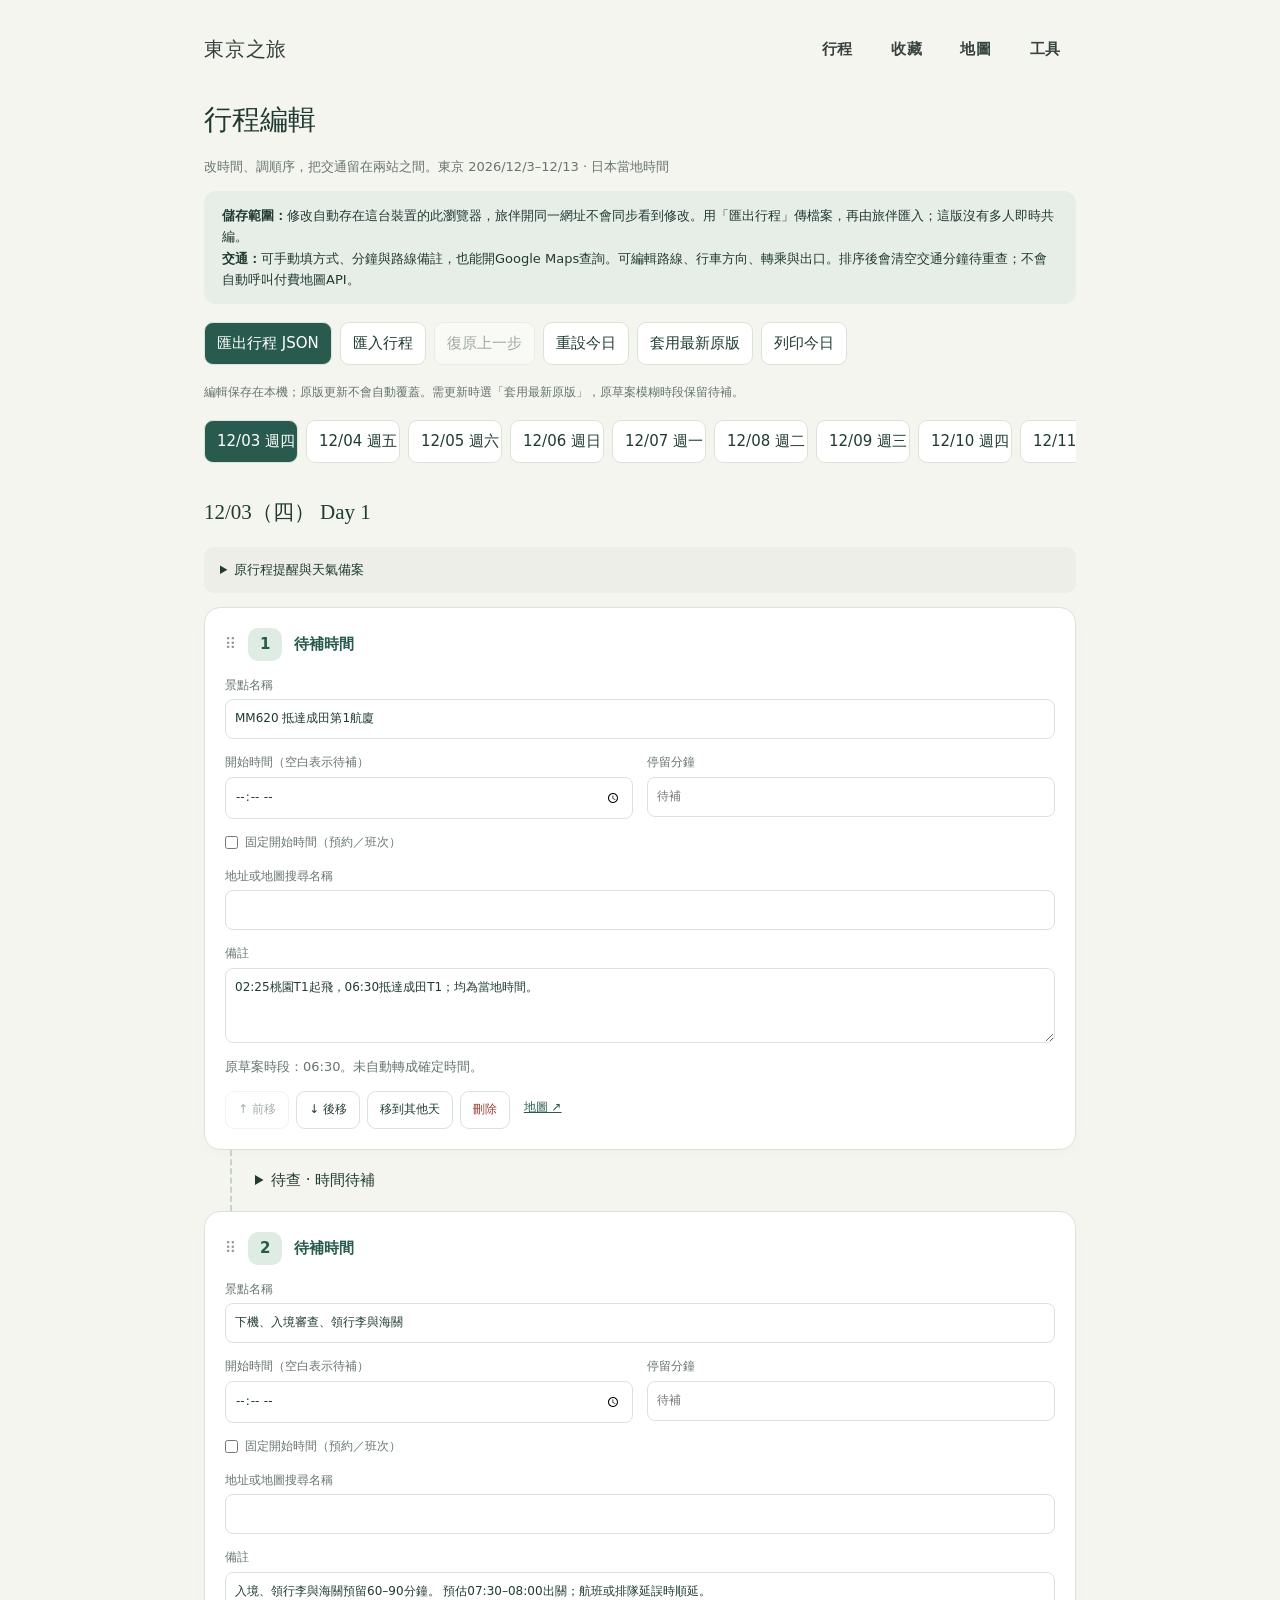
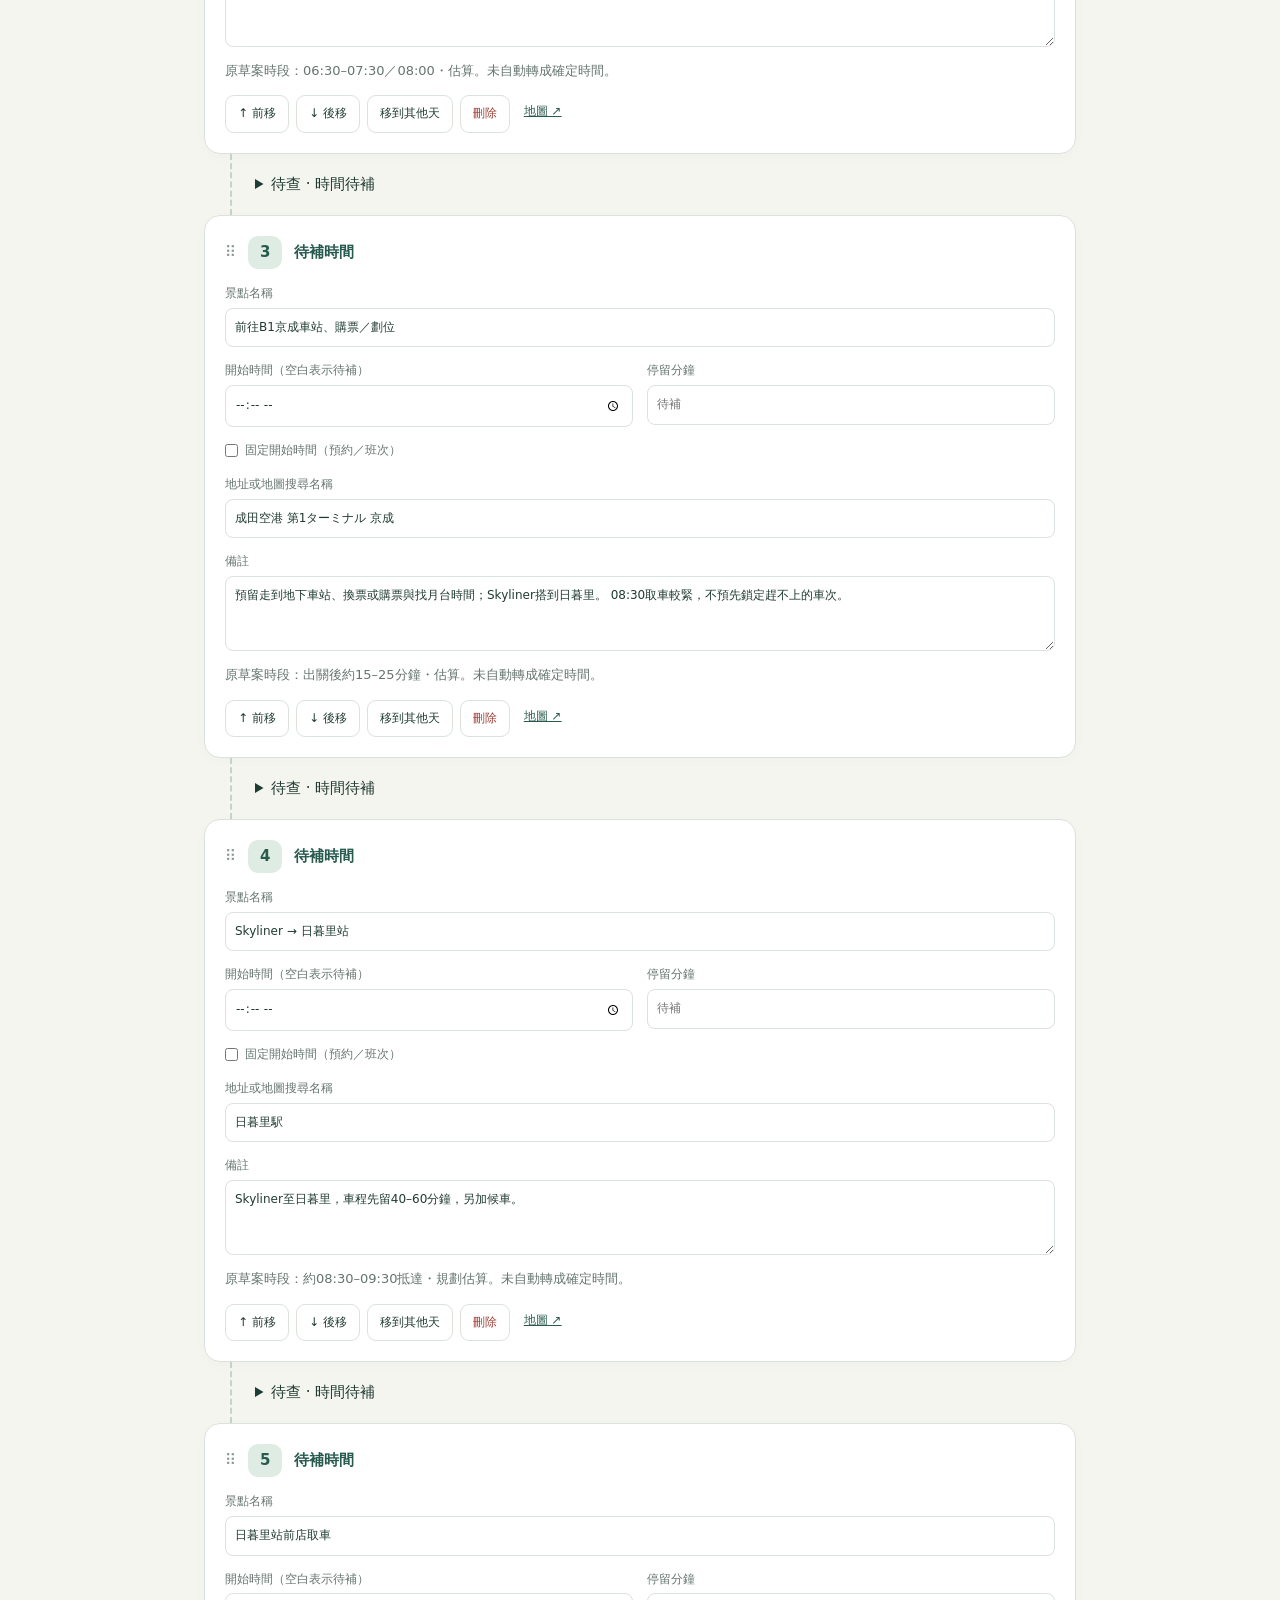
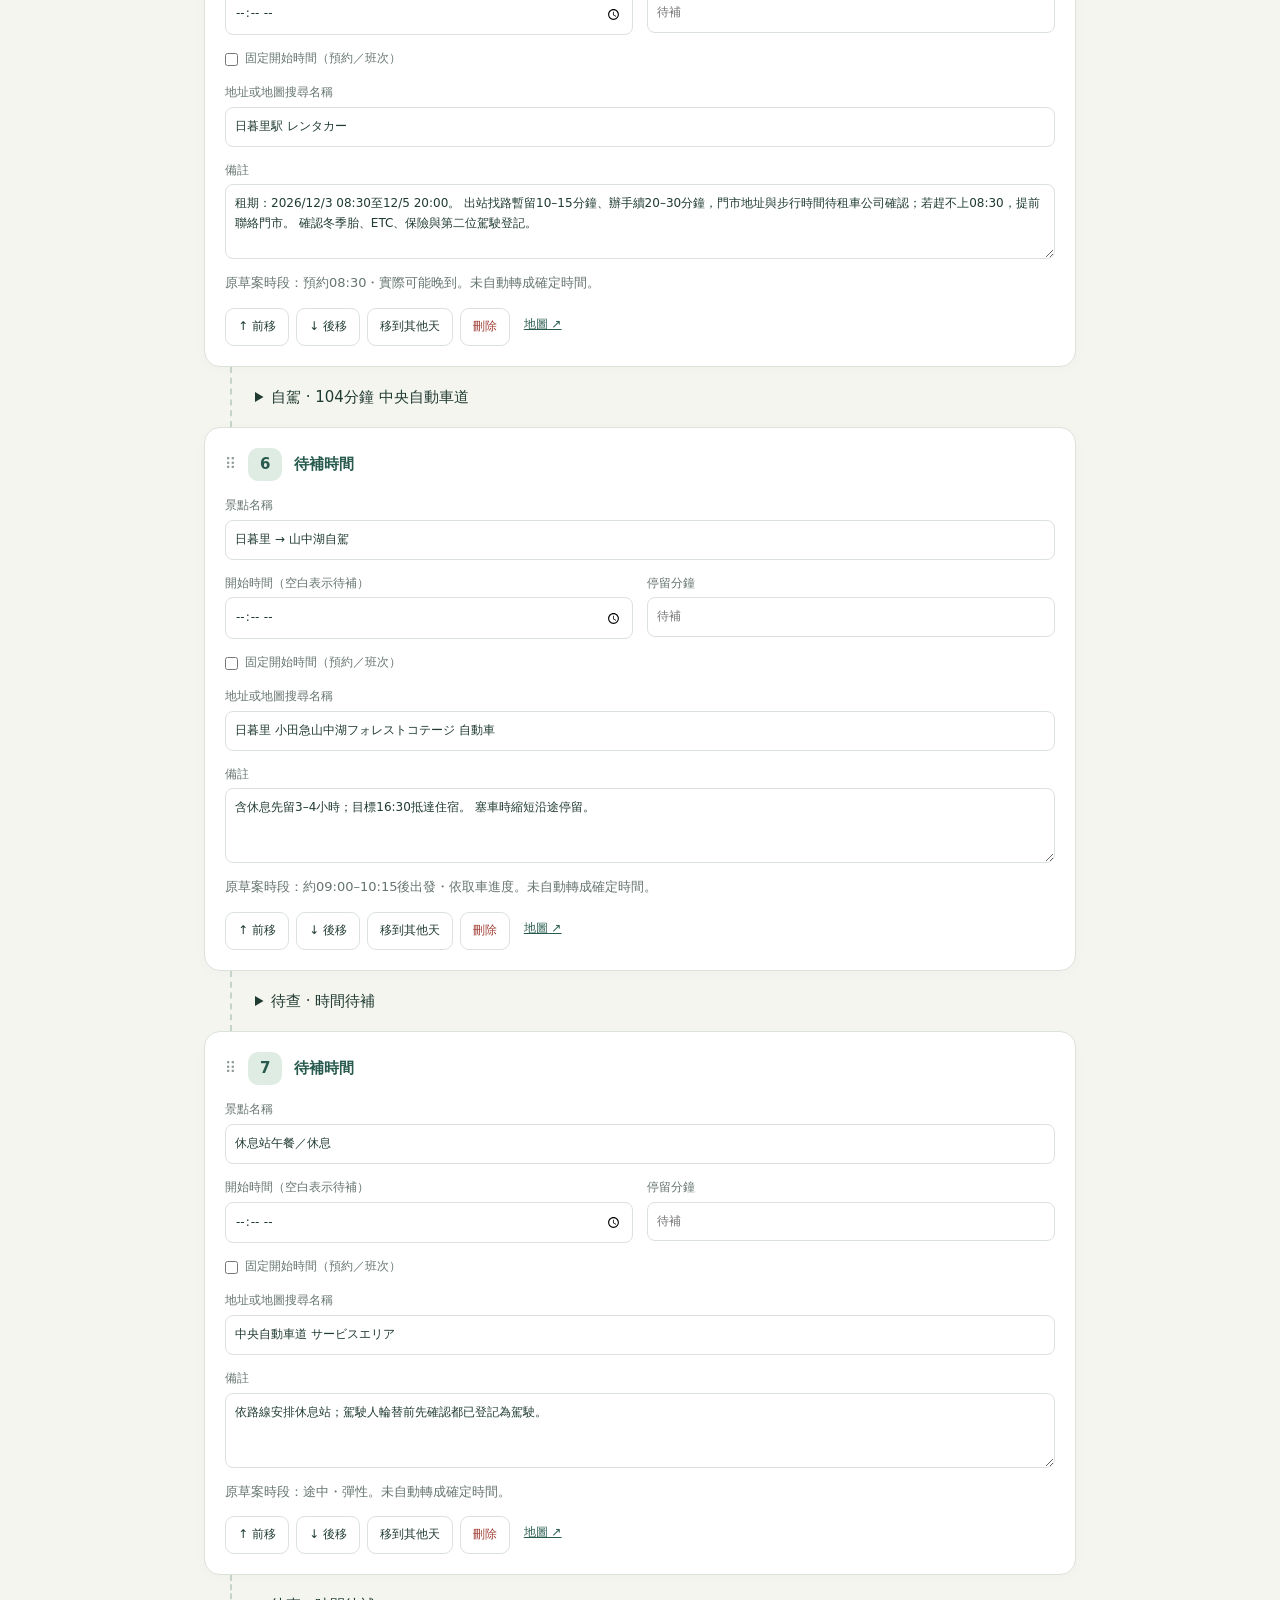
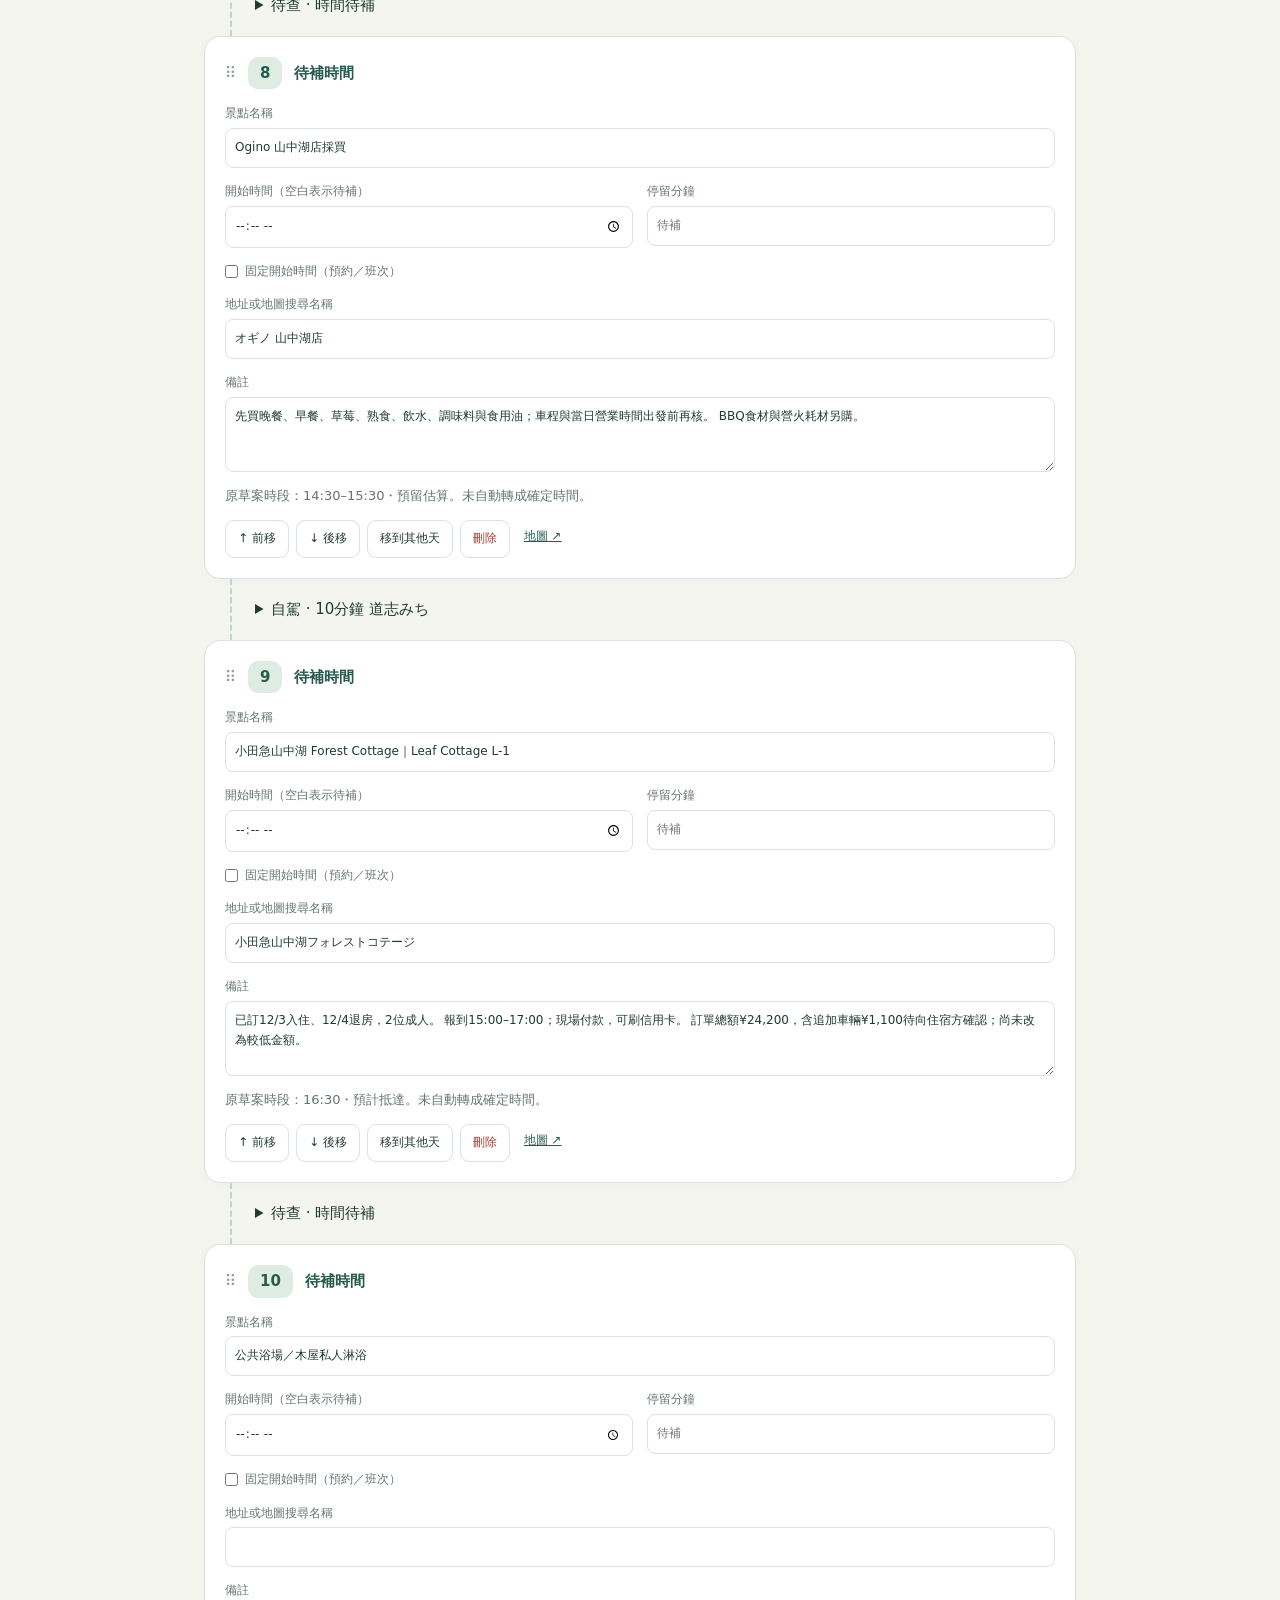
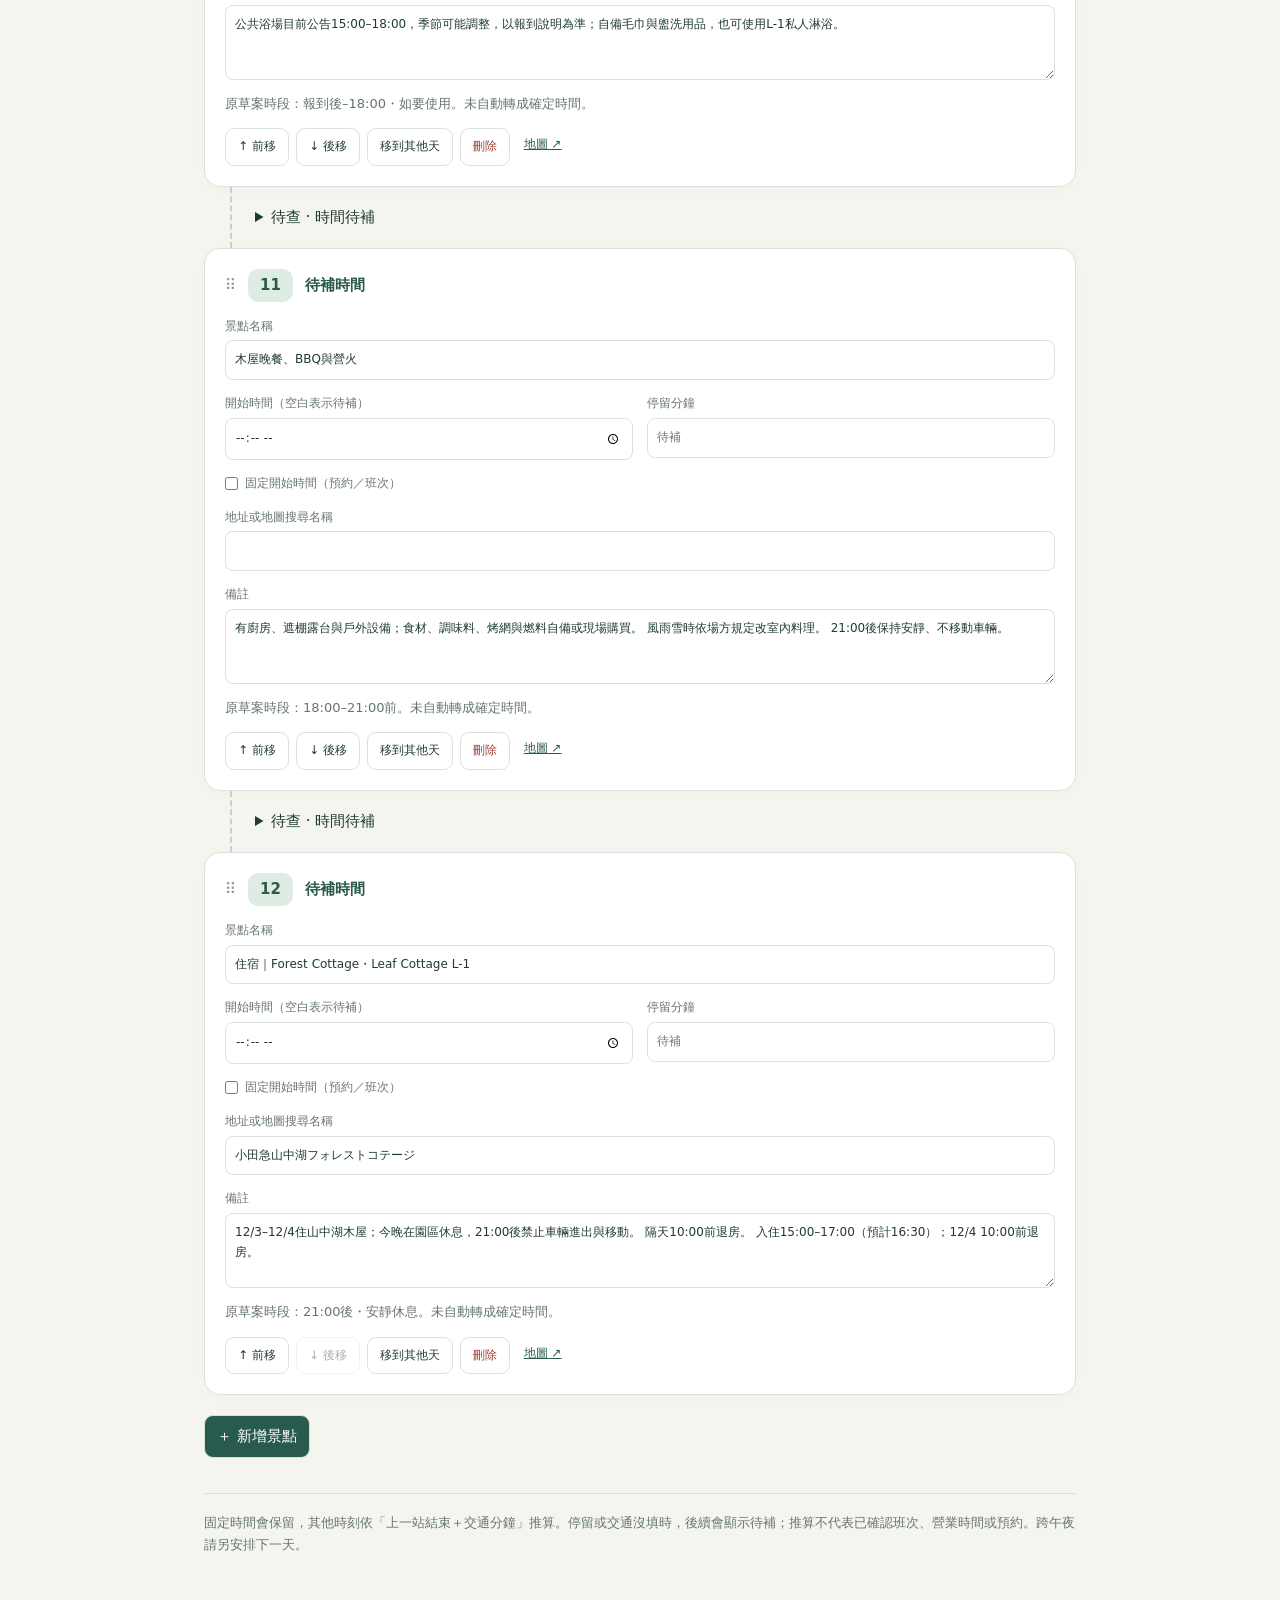
<file: editor.html>
<!doctype html><html lang="zh-Hant"><meta charset="utf-8"><meta name="viewport" content="width=device-width,initial-scale=1"><title>東京旅程｜行程編輯器</title><style>
:root{--green:#285b4e;--bg:#f5f5f0;--line:#dbe2dc;--muted:#66756f}*{box-sizing:border-box}[hidden]{display:none!important}body{margin:0;background:var(--bg);color:#203b32;font:15px/1.65 system-ui,sans-serif}button,input,select,textarea{font:inherit}button,a,input,select,textarea{touch-action:manipulation}button{cursor:pointer;background:white;border:1px solid var(--line);border-radius:9px;padding:8px 12px;color:inherit}button:disabled{opacity:.4;cursor:default}button:focus-visible,a:focus-visible,input:focus-visible,textarea:focus-visible,select:focus-visible{outline:3px solid #e6ac3d;outline-offset:2px}.primary{background:var(--green);color:white}.wrap{max-width:920px;margin:auto;padding:25px 24px 70px}header{display:flex;justify-content:space-between;align-items:center;gap:16px}h1{font-size:28px;margin:24px 0 8px}h2{font-size:21px}a{color:var(--green)}.muted{color:var(--muted);font-size:13px}.toolbar{display:flex;gap:8px;flex-wrap:wrap;margin:18px 0}.notice{padding:14px 18px;background:#e7eee8;border-radius:12px;font-size:13px}.days{display:flex;gap:8px;overflow-x:auto;padding:15px 0;position:sticky;top:0;background:var(--bg);z-index:2}.days button{min-width:94px;white-space:nowrap}.days [aria-pressed=true]{background:var(--green);color:white}.card{background:white;border:1px solid var(--line);border-radius:16px;padding:20px;margin:0;box-shadow:0 3px 14px #203b3205}.card.dragging{opacity:.5}.cardhead{display:flex;align-items:center;gap:12px;margin-bottom:15px}.number{background:#dfece3;color:var(--green);border-radius:10px;padding:4px 12px;font-weight:700}.cardhead strong{flex:1}.grid{display:grid;grid-template-columns:1fr 1fr;gap:14px}.wide{grid-column:1/-1}label{display:block;font-size:12px;color:var(--muted)}input,textarea,select{display:block;width:100%;border:1px solid var(--line);border-radius:8px;padding:9px;background:white;color:#203b32;margin-top:4px}textarea{min-height:75px;resize:vertical}.actions{display:flex;gap:7px;flex-wrap:wrap;margin-top:14px}.actions button,.actions a{font-size:12px}.actions a{padding:7px}.leg{margin-left:26px;border-left:2px dashed #c5d3c9;padding:18px 0 18px 23px}.leg .grid{grid-template-columns:120px 120px 1fr;align-items:end}.leg label{font-size:11px}.warning{color:#9b4c19;background:#fff2dc;padding:9px;border-radius:7px;font-size:12px}.schedule{font-variant-numeric:tabular-nums;color:var(--green)}#status{font-size:12px;color:var(--muted);min-height:22px}.empty{padding:30px;text-align:center}.check{display:flex;align-items:center;gap:7px}.check input{width:auto;margin:0}.drag{cursor:grab;color:#8b9991}.delete{color:#a14137}dialog{max-width:90vw;border:1px solid var(--line);border-radius:14px}summary{cursor:pointer}.daynote{font-size:13px;background:#eceee7;padding:12px 16px;border-radius:10px;margin:14px 0}.footer{margin-top:35px;border-top:1px solid var(--line);padding-top:18px} @media(max-width:600px){.wrap{padding:16px 14px 50px}h1{font-size:25px}.grid{gap:11px}.leg{margin-left:16px;padding-left:16px}.leg .grid{grid-template-columns:1fr 1fr}.leg .grid>label:last-child{grid-column:1/-1}.card{padding:16px}.cardhead{gap:8px}.cardhead strong{font-size:14px}header{font-size:12px}.actions button{min-height:38px}}@media print{.toolbar,.days,.actions,.drag,header,.notice,#status,#add{display:none!important}.wrap{max-width:none}.card{break-inside:avoid;box-shadow:none}.leg{break-inside:avoid}input,select,textarea{border:0;padding:0}body{background:white}}
header nav{display:flex;gap:16px;flex-wrap:wrap;font-size:13px}header nav a[aria-current=page]{color:#946e5c;text-decoration-thickness:2px}header{gap:18px;flex-wrap:wrap}@media(max-width:640px){header nav{gap:12px;font-size:12px}}/* shared-nav-style */</style><style id="site-navigation-style">/* Shared, quiet navigation inspired by the trip reference. */
nav.site-nav{display:flex!important;align-items:center;justify-content:flex-start;gap:8px!important;flex-wrap:nowrap!important;overflow-x:auto;max-width:100%;width:100%;scrollbar-width:thin;padding:8px 0!important;margin:0!important;background:transparent;font-family:"Noto Sans TC","PingFang TC","Microsoft JhengHei",system-ui,sans-serif;font-style:normal;}
nav.site-nav a{display:inline-flex;align-items:center;justify-content:center;flex:0 0 auto;min-height:52px;padding:12px 23px!important;margin:0!important;border:0!important;border-radius:13px;background:transparent;color:#37443f!important;font-size:17px!important;font-weight:600!important;line-height:1.5;letter-spacing:.045em;text-decoration:none!important;white-space:nowrap;box-shadow:none;transition:background .16s,color .16s;}
nav.site-nav a:hover{background:#e3e7dc;color:#37443f!important;}
nav.site-nav a[aria-current="page"]{background:#5b7167!important;color:#fffdf7!important;}
nav.site-nav a:focus-visible{outline:2px solid #5b7167;outline-offset:3px;}
@media(max-width:700px){nav.site-nav{gap:5px!important;}nav.site-nav a{min-height:43px;padding:10px 14px!important;font-size:14px!important;border-radius:11px;}}
@media print{nav.site-nav{display:none!important;}}

.site-header{display:flex;align-items:center;justify-content:space-between;gap:24px;width:100%;min-width:0}.site-brand{flex:0 0 auto;color:#34423d;text-decoration:none;font:600 20px/1.5 "PingFang TC","Microsoft JhengHei",sans-serif;letter-spacing:.04em;white-space:nowrap}.site-header nav.site-nav{width:auto;max-width:calc(100% - 130px);margin-left:auto!important;justify-content:flex-end;padding:0!important}.site-header nav.site-nav a{padding:11px 15px!important;font-size:15px!important;min-height:48px}.top:has(.site-header){display:block}header:has(>.site-header){display:block}
@media(max-width:800px){.site-header{flex-wrap:wrap;gap:12px}.site-brand{font-size:18px}.site-header nav.site-nav{max-width:100%;width:100%;justify-content:flex-start}.site-header nav.site-nav a{padding:9px 12px!important;font-size:14px!important;min-height:42px}}

.site-header .site-brand{font-family:"Noto Sans TC","PingFang TC","Microsoft JhengHei",system-ui,sans-serif!important;font-size:20px!important;font-weight:600!important;font-style:normal!important;letter-spacing:.04em!important;line-height:1.5!important;text-decoration:none!important}

.site-header .site-brand{font-family:"Songti TC","Noto Serif TC","PMingLiU",serif!important;font-weight:500!important}h1,h2,h3{font-family:"Songti TC","Noto Serif TC","PMingLiU",serif!important;font-weight:500}
</style><div class="wrap"><header><div class="site-header"><a class="site-brand" href="itinerary.html">東京之旅</a><nav class="site-nav" aria-label="網站頁面"><a href="itinerary.html">行程</a><a href="collections.html">收藏</a><a href="map.html">地圖</a><a href="tools.html">工具</a></nav></div></header><h1>行程編輯</h1><p class="muted">改時間、調順序，把交通留在兩站之間。東京 2026/12/3–12/13 · 日本當地時間</p><div class="notice"><b>儲存範圍：</b>修改自動存在這台裝置的此瀏覽器，旅伴開同一網址不會同步看到修改。用「匯出行程」傳檔案，再由旅伴匯入；這版沒有多人即時共編。<br><b>交通：</b>可手動填方式、分鐘與路線備註，也能開Google Maps查詢。可編輯路線、行車方向、轉乘與出口。排序後會清空交通分鐘待重查；不會自動呼叫付費地圖API。</div><div class="toolbar"><button id="export" class="primary">匯出行程 JSON</button><button id="import">匯入行程</button><input type="file" id="file" accept=".json,application/json" hidden><button id="undo" disabled>復原上一步</button><button id="reset">重設今日</button><button id="latest">套用最新原版</button><button id="print">列印今日</button></div><div id="status" role="status" aria-live="polite"></div><nav class="days" id="days" aria-label="行程日期"></nav><main id="editor"></main><button id="add" class="primary" style="margin-top:20px">＋ 新增景點</button><div class="footer muted">固定時間會保留，其他時刻依「上一站結束＋交通分鐘」推算。停留或交通沒填時，後續會顯示待補；推算不代表已確認班次、營業時間或預約。跨午夜請另安排下一天。</div></div><script id="seed" type="application/json">[
  {
    "n": 1,
    "date": "12/03",
    "week": "四",
    "title": "Day 1",
    "area": "成田 → 日暮里 → 山中湖",
    "kind": "富士山",
    "lead": "06:30抵達成田，搭Skyliner至日暮里取車後往山中湖；先採買晚餐與早餐，16:30入住Forest Cottage L-1，晚上在木屋料理、BBQ或營火。",
    "stops": [
      {
        "time": "06:30",
        "name": "MM620 抵達成田第1航廈",
        "note": "02:25桃園T1起飛，06:30抵達成田T1；均為當地時間。",
        "query": null,
        "transportToNext": {
          "display": false
        },
        "noteBullets": [
          "02:25桃園T1起飛，06:30抵達成田T1；均為當地時間。"
        ]
      },
      {
        "time": "06:30–07:30／08:00・估算",
        "name": "下機、入境審查、領行李與海關",
        "note": "入境、領行李與海關預留60–90分鐘。 預估07:30–08:00出關；航班或排隊延誤時順延。",
        "query": null,
        "transportToNext": {
          "display": false
        },
        "noteBullets": [
          "入境、領行李與海關預留60–90分鐘。",
          "預估07:30–08:00出關；航班或排隊延誤時順延。"
        ]
      },
      {
        "time": "出關後約15–25分鐘・估算",
        "name": "前往B1京成車站、購票／劃位",
        "note": "預留走到地下車站、換票或購票與找月台時間；Skyliner搭到日暮里。 08:30取車較緊，不預先鎖定趕不上的車次。",
        "query": "成田空港 第1ターミナル 京成",
        "resources": [
          {
            "label": "京成官方時刻查詢",
            "url": "https://keisei.ekitan.com/naritaacs-i/timetable"
          }
        ],
        "transportToNext": {
          "display": false
        },
        "noteBullets": [
          "預留走到地下車站、換票或購票與找月台時間；Skyliner搭到日暮里。",
          "08:30取車較緊，不預先鎖定趕不上的車次。"
        ]
      },
      {
        "time": "約08:30–09:30抵達・規劃估算",
        "name": "Skyliner → 日暮里站",
        "note": "Skyliner至日暮里，車程先留40–60分鐘，另加候車。",
        "query": "日暮里駅",
        "transportToNext": {
          "display": false
        },
        "noteBullets": [
          "Skyliner至日暮里，車程先留40–60分鐘，另加候車。"
        ]
      },
      {
        "time": "預約08:30・實際可能晚到",
        "name": "日暮里站前店取車",
        "note": "租期：2026/12/3 08:30至12/5 20:00。 出站找路暫留10–15分鐘、辦手續20–30分鐘，門市地址與步行時間待租車公司確認；若趕不上08:30，提前聯絡門市。 確認冬季胎、ETC、保險與第二位駕駛登記。",
        "query": "日暮里駅 レンタカー",
        "transportToNext": {
          "mode": "自駕",
          "minutes": 104,
          "line": "中央自動車道",
          "direction": "",
          "detail": "126公里、收費道路。以日暮里站代替尚未確認地址的租車門市；含休息與午餐建議預留3–4小時。",
          "origin": "日暮里駅",
          "destination": "オギノ 山中湖店",
          "destinationName": "Ogino 山中湖店採買",
          "checkedAt": "2026/11/8",
          "source": "Google Maps 查詢當下路線，非12月旅行日班次；含步行，另留候車與進出館緩衝。",
          "steps": [
            "126公里、收費道路。",
            "以日暮里站代替尚未確認地址的租車門市。",
            "含休息與午餐建議預留3–4小時。"
          ]
        },
        "noteBullets": [
          "租期：2026/12/3 08:30至12/5 20:00。",
          "出站找路暫留10–15分鐘、辦手續20–30分鐘，門市地址與步行時間待租車公司確認；若趕不上08:30，提前聯絡門市。",
          "確認冬季胎、ETC、保險與第二位駕駛登記。"
        ]
      },
      {
        "time": "約09:00–10:15後出發・依取車進度",
        "name": "日暮里 → 山中湖自駕",
        "note": "含休息先留3–4小時；目標16:30抵達住宿。 塞車時縮短沿途停留。",
        "query": "日暮里 小田急山中湖フォレストコテージ 自動車",
        "transportToNext": {
          "display": false
        },
        "noteBullets": [
          "含休息先留3–4小時；目標16:30抵達住宿。",
          "塞車時縮短沿途停留。"
        ]
      },
      {
        "time": "途中・彈性",
        "name": "休息站午餐／休息",
        "note": "依路線安排休息站；駕駛人輪替前先確認都已登記為駕駛。",
        "query": "中央自動車道 サービスエリア",
        "transportToNext": {
          "display": false
        },
        "noteBullets": [
          "依路線安排休息站；駕駛人輪替前先確認都已登記為駕駛。"
        ]
      },
      {
        "time": "14:30–15:30・預留估算",
        "name": "Ogino 山中湖店採買",
        "note": "先買晚餐、早餐、草莓、熟食、飲水、調味料與食用油；車程與當日營業時間出發前再核。 BBQ食材與營火耗材另購。",
        "query": "オギノ 山中湖店",
        "transportToNext": {
          "mode": "自駕",
          "minutes": 10,
          "line": "道志みち",
          "direction": "",
          "detail": "5.9公里。",
          "origin": "オギノ 山中湖店",
          "destination": "小田急山中湖フォレストコテージ",
          "destinationName": "小田急山中湖 Forest Cottage｜Leaf Cottage L-1",
          "checkedAt": "2026/11/8",
          "source": "Google Maps 查詢當下路線，非12月旅行日班次；含步行，另留候車與進出館緩衝。",
          "steps": [
            "5.9公里。"
          ]
        },
        "noteBullets": [
          "先買晚餐、早餐、草莓、熟食、飲水、調味料與食用油；車程與當日營業時間出發前再核。",
          "BBQ食材與營火耗材另購。"
        ]
      },
      {
        "time": "16:30・預計抵達",
        "name": "小田急山中湖 Forest Cottage｜Leaf Cottage L-1",
        "note": "已訂12/3入住、12/4退房，2位成人。 報到15:00–17:00；現場付款，可刷信用卡。 訂單總額¥24,200，含追加車輛¥1,100待向住宿方確認；尚未改為較低金額。",
        "query": "小田急山中湖フォレストコテージ",
        "payment": "cash_and_card",
        "resources": [
          {
            "label": "住宿與設備",
            "url": "stay.html#forest-cottage"
          },
          {
            "label": "官網",
            "url": "https://www.odakyu-forest.com/"
          }
        ],
        "transportToNext": {
          "display": false
        },
        "noteBullets": [
          "已訂12/3入住、12/4退房，2位成人。",
          "報到15:00–17:00；現場付款，可刷信用卡。",
          "訂單總額¥24,200，含追加車輛¥1,100待向住宿方確認；尚未改為較低金額。"
        ]
      },
      {
        "time": "報到後–18:00・如要使用",
        "name": "公共浴場／木屋私人淋浴",
        "note": "公共浴場目前公告15:00–18:00，季節可能調整，以報到說明為準；自備毛巾與盥洗用品，也可使用L-1私人淋浴。",
        "query": null,
        "transportToNext": {
          "display": false
        },
        "noteBullets": [
          "公共浴場目前公告15:00–18:00，季節可能調整，以報到說明為準；自備毛巾與盥洗用品，也可使用L-1私人淋浴。"
        ]
      },
      {
        "time": "18:00–21:00前",
        "name": "木屋晚餐、BBQ與營火",
        "note": "有廚房、遮棚露台與戶外設備；食材、調味料、烤網與燃料自備或現場購買。 風雨雪時依場方規定改室內料理。 21:00後保持安靜、不移動車輛。",
        "query": null,
        "transportToNext": {
          "display": false
        },
        "noteBullets": [
          "有廚房、遮棚露台與戶外設備；食材、調味料、烤網與燃料自備或現場購買。",
          "風雨雪時依場方規定改室內料理。",
          "21:00後保持安靜、不移動車輛。"
        ]
      },
      {
        "time": "21:00後・安靜休息",
        "name": "住宿｜Forest Cottage・Leaf Cottage L-1",
        "note": "12/3–12/4住山中湖木屋；今晚在園區休息，21:00後禁止車輛進出與移動。 隔天10:00前退房。 入住15:00–17:00（預計16:30）；12/4 10:00前退房。",
        "query": "小田急山中湖フォレストコテージ",
        "nightlyStay": true,
        "resources": [
          {
            "label": "住宿官網",
            "url": "https://www.odakyu-forest.com/"
          },
          {
            "label": "入住／退房規定",
            "url": "https://www.odakyu-forest.com/"
          }
        ],
        "transportToNext": {
          "display": false
        },
        "noteBullets": [
          "12/3–12/4住山中湖木屋；今晚在園區休息，21:00後禁止車輛進出與移動。",
          "隔天10:00前退房。",
          "入住15:00–17:00（預計16:30）；12/4 10:00前退房。"
        ]
      }
    ],
    "notes": [
      "12/3已訂山中湖Forest Cottage L-1；12/4晚住宿待選，並非兩晚連住河口湖。",
      "16:30抵達、17:00前完成報到；延誤時先聯絡0555-62-2171。",
      "自備浴巾、毛巾、牙刷牙膏、洗沐用品與睡衣；BBQ耗材、食材、調味料另備。",
      "訂單追加車輛¥1,100與租車雪胎是否包含，仍待確認。"
    ],
    "rain": "雨雪或能見度差時延後出發、縮減沿途停留；必要時取消湖畔散步。",
    "weather": "出發前查看成田至河口湖沿線天氣、降雪及高速道路公告。"
  },
  {
    "n": 2,
    "date": "12/04",
    "week": "五",
    "title": "Day 2",
    "area": "山中湖 → 河口湖 → 箱根",
    "kind": "富士山",
    "lead": "山中湖木屋早餐、10:00前退房；河口湖拍照與午餐後，下午自駕前往箱根仙石原，入住箱根リゾートyamaki。",
    "stops": [
      {
        "time": "清晨–09:00",
        "name": "山中湖私人棧橋看山、木屋早餐",
        "note": "依天氣步行至園區湖畔棧橋；回木屋早餐、整理廚房與行李，不保證能見度。",
        "query": null,
        "transportToNext": {
          "display": false
        },
        "noteBullets": [
          "依天氣步行至園區湖畔棧橋；回木屋早餐、整理廚房與行李，不保證能見度。"
        ]
      },
      {
        "time": "09:00–10:00",
        "name": "整理、10:00前退房",
        "note": "L-1退房截止10:00，冬季不安排延遲退房；清理料理與營火區，依場方指示完成退房。",
        "query": null,
        "transportToNext": {
          "mode": "自駕",
          "minutes": 35,
          "line": "東富士五湖道路・國道138",
          "direction": "",
          "detail": "24.3公里、部分收費。",
          "origin": "小田急山中湖フォレストコテージ",
          "destination": "大石公園 河口湖",
          "destinationName": "大石公園、湖畔拍照",
          "checkedAt": "2026/11/8",
          "source": "Google Maps 查詢當下路線，非12月旅行日班次；含步行，另留候車與進出館緩衝。",
          "steps": [
            "24.3公里、部分收費。"
          ]
        },
        "noteBullets": [
          "L-1退房截止10:00，冬季不安排延遲退房；清理料理與營火區，依場方指示完成退房。"
        ]
      },
      {
        "time": "10:00–11:00・預留估算",
        "name": "山中湖 → 河口湖北岸",
        "note": "車程含停車先留1小時；雨雪時提早出發。",
        "query": "山中湖 大石公園 自動車",
        "transportToNext": {
          "display": false
        },
        "noteBullets": [
          "車程含停車先留1小時；雨雪時提早出發。"
        ]
      },
      {
        "time": "11:00–12:00",
        "name": "大石公園、湖畔拍照",
        "note": "留約1小時看山、拍照與散步。 12月以湖景和富士山為主，不安排夏季花田體驗；能見度依天氣。",
        "query": "大石公園 河口湖",
        "resources": [
          {
            "label": "官方資訊",
            "url": "https://www.town.fujikawaguchiko.yamanashi.jp/ka/info.php?if_id=2346"
          }
        ],
        "transportToNext": {
          "mode": "步行",
          "minutes": 3,
          "line": "湖畔步道",
          "direction": "",
          "detail": "200公尺；車停大石公園，午餐店家與單車租借點依當天選擇。",
          "origin": "大石公園 河口湖",
          "destination": "河口湖 Hana Terrace",
          "destinationName": "湖畔電動輔助自行車／Hana Terrace 咖啡",
          "checkedAt": "2026/11/8",
          "source": "Google Maps 查詢當下路線，非12月旅行日班次；含步行，另留候車與進出館緩衝。",
          "steps": [
            "200公尺。",
            "車停大石公園，午餐店家與單車租借點依當天選擇。"
          ]
        },
        "noteBullets": [
          "留約1小時看山、拍照與散步。",
          "12月以湖景和富士山為主，不安排夏季花田體驗；能見度依天氣。"
        ]
      },
      {
        "time": "12:00–13:00",
        "name": "湖區午餐",
        "note": "以北岸或Hana Terrace周邊正餐為主，餐廳依營業日與候位選擇；先留一小時，不為吃飯跨區。",
        "query": "河口湖 大石公園 ランチ",
        "transportToNext": {
          "display": false
        },
        "noteBullets": [
          "以北岸或Hana Terrace周邊正餐為主，餐廳依營業日與候位選擇；先留一小時，不為吃飯跨區。"
        ]
      },
      {
        "time": "13:00–14:00・擇一短停",
        "name": "湖畔電動輔助自行車／Hana Terrace 咖啡",
        "note": "湖畔短程騎行或Hana Terrace咖啡擇一，14:00前收尾前往箱根；租車借還及天候不合時直接選咖啡。",
        "query": "富士大石ハナテラス",
        "resources": [
          {
            "label": "Hana Terrace",
            "url": "https://www.fujioishihanaterasu.com/"
          },
          {
            "label": "DouDouBear",
            "url": "https://www.ddbear.jp/"
          }
        ],
        "transportToNext": {
          "mode": "自駕",
          "minutes": 66,
          "line": "國道138",
          "direction": "",
          "detail": "約49.3公里；以大石公園為出發點，預留90分鐘。",
          "origin": "大石公園",
          "destination": "箱根リゾートyamaki 仙石原474",
          "destinationName": "入住箱根 リゾート yamaki",
          "checkedAt": "2026/11/8",
          "source": "Google Maps 查詢當下路線，非12月旅行日班次；含步行，另留候車與進出館緩衝。",
          "steps": [
            "約49.3公里。",
            "以大石公園為出發點，預留90分鐘。"
          ]
        },
        "noteBullets": [
          "湖畔短程騎行或Hana Terrace咖啡擇一，14:00前收尾前往箱根；租車借還及天候不合時直接選咖啡。"
        ]
      },
      {
        "time": "14:00–16:00・移動估算",
        "name": "河口湖 → 箱根仙石原",
        "note": "含停車與休息先留2小時；雨雪或塞車時提早離開河口湖。",
        "query": "大石公園 箱根リゾートyamaki 自動車",
        "transportToNext": {
          "display": false
        },
        "noteBullets": [
          "含停車與休息先留2小時；雨雪或塞車時提早離開河口湖。"
        ]
      },
      {
        "time": "約16:00・暫估",
        "name": "入住箱根 リゾート yamaki",
        "note": "12/4入住箱根リゾートyamaki；仙石原474。 入住15:00–20:00；12/5 10:00前退房。 餐食與付款依訂單。",
        "query": "箱根 リゾート yamaki 仙石原474",
        "resources": [
          {
            "label": "官網",
            "url": "https://hakone-resort-yamaki.com/"
          },
          {
            "label": "指定地圖",
            "url": "https://maps.app.goo.gl/EicdriZHNRHGvbN17"
          },
          {
            "label": "住宿官網",
            "url": "https://hakone-resort-yamaki.com/"
          },
          {
            "label": "入住／退房規定",
            "url": "https://hakone-resort-yamaki.com/faq.php"
          }
        ],
        "nightlyStay": true,
        "transportToNext": {
          "display": false
        },
        "noteBullets": [
          "12/4入住箱根リゾートyamaki；仙石原474。",
          "入住15:00–20:00；12/5 10:00前退房。",
          "餐食與付款依訂單。"
        ]
      }
    ],
    "notes": [
      "12/4第二晚已確認箱根リゾートyamaki，不住河口湖。",
      "河口湖14:00前收尾，保留前往箱根的交通時間；入住15:00–20:00，隔日10:00前退房。",
      "12/5從箱根前往御殿場，20:00前日暮里還車。",
      "住宿退房：10:00前完成。"
    ],
    "rain": "雨雪或路面結冰時縮短河口湖停留、取消騎行；以當日道路公告及入住截止安排前往箱根，不再隔天折返河口湖補拍。",
    "weather": {
      "status": "forecast_pending",
      "text": "當日預報尚未發布；出發前查看富士山能見度、湖畔風勢及道路結冰。",
      "sourceUrl": "https://www.jma.go.jp/bosai/forecast/",
      "checkedAt": null
    }
  },
  {
    "n": 3,
    "date": "12/05",
    "week": "六",
    "title": "Day 3",
    "area": "箱根 → 御殿場 → 日暮里",
    "kind": "富士山",
    "lead": "箱根yamaki早餐退房後逛御殿場；15:30左右離場，20:00前日暮里還車，入住LIO HOTEL Tokyo Nippori。",
    "stops": [
      {
        "time": "08:00–10:00・依飯店餐期與退房時間",
        "name": "箱根yamaki早餐、退房",
        "note": "早餐供應與退房截止以已訂方案為準，未取得訂單細節；不再安排河口湖補拍。",
        "query": "箱根 リゾート yamaki",
        "transportToNext": {
          "mode": "自駕",
          "minutes": 19,
          "line": "國道138",
          "direction": "",
          "detail": "12.6公里。",
          "origin": "箱根リゾートyamaki 仙石原474",
          "destination": "御殿場プレミアムアウトレット",
          "destinationName": "御殿場 Premium Outlets",
          "checkedAt": "2026/11/8",
          "source": "Google Maps 查詢當下路線，非12月旅行日班次；含步行，另留候車與進出館緩衝。",
          "steps": [
            "12.6公里。"
          ]
        },
        "noteBullets": [
          "早餐供應與退房截止以已訂方案為準，未取得訂單細節；不再安排河口湖補拍。"
        ]
      },
      {
        "time": "約10:30–12:00・預留估算",
        "name": "箱根仙石原 → 御殿場 Premium Outlets",
        "note": "前往御殿場，另留停車與找入口時間。",
        "query": "箱根 仙石原 御殿場プレミアムアウトレット 自動車",
        "resources": [
          {
            "label": "官方自駕交通",
            "url": "https://www.premiumoutlets.co.jp/gotemba/access/index.html"
          }
        ],
        "transportToNext": {
          "display": false
        },
        "noteBullets": [
          "前往御殿場，另留停車與找入口時間。"
        ]
      },
      {
        "time": "12:00–15:30・含午餐",
        "name": "御殿場 Premium Outlets",
        "note": "約3.5小時用餐與購物，先逛優先品牌；為12/5 20:00還車提早離場，遇高速塞車再提前。",
        "query": "御殿場プレミアムアウトレット",
        "resources": [
          {
            "label": "官方店鋪名錄",
            "url": "https://www.premiumoutlets.co.jp/en/gotemba/brands/shop_name.html"
          }
        ],
        "transportToNext": {
          "mode": "自駕",
          "minutes": 133,
          "line": "東名高速道路",
          "direction": "",
          "detail": "約110公里、收費。建議預留3–3.5小時另加油與還車手續；20:00還車。門市地址確認後再更新。",
          "origin": "御殿場プレミアムアウトレット",
          "destination": "日暮里駅",
          "destinationName": "御殿場 → 日暮里、加油還車",
          "checkedAt": "2026/11/8",
          "source": "Google Maps 查詢當下路線，非12月旅行日班次；含步行，另留候車與進出館緩衝。",
          "steps": [
            "約110公里、收費。",
            "建議預留3–3.5小時另加油與還車手續。",
            "20:00還車。",
            "門市地址確認後再更新。"
          ]
        },
        "noteBullets": [
          "約3.5小時用餐與購物，先逛優先品牌；為12/5 20:00還車提早離場，遇高速塞車再提前。"
        ]
      },
      {
        "time": "15:30–19:30・預留估算",
        "name": "御殿場 → 日暮里、加油還車",
        "note": "目標19:30前回日暮里，20:00前還車。 另留加油與還車手續時間；塞車時提早離開Outlet。",
        "query": "御殿場 日暮里 自動車",
        "transportToNext": {
          "mode": "步行",
          "minutes": 5,
          "line": "ルートにっぽり",
          "direction": "",
          "detail": "350公尺；以日暮里站為起點，實際租車門市步行待地址確認。",
          "origin": "日暮里駅",
          "destination": "LIO HOTEL Tokyo Nippori",
          "destinationName": "LIO HOTEL Tokyo Nippori",
          "checkedAt": "2026/11/8",
          "source": "Google Maps 查詢當下路線，非12月旅行日班次；含步行，另留候車與進出館緩衝。",
          "steps": [
            "350公尺。",
            "以日暮里站為起點，實際租車門市步行待地址確認。"
          ]
        },
        "noteBullets": [
          "目標19:30前回日暮里，20:00前還車。",
          "另留加油與還車手續時間；塞車時提早離開Outlet。"
        ]
      },
      {
        "time": "抵達後",
        "name": "入住 LIO HOTEL Tokyo Nippori",
        "note": "12/5–12/9連住4晚。 入住15:00–22:00；須預先告知抵達時間。 12/9 11:00前退房。",
        "query": "LIO HOTEL Tokyo Nippori",
        "resources": [
          {
            "label": "住宿頁",
            "url": "https://www.booking.com/hotel/jp/liohotel-tokyo-nippori.html"
          },
          {
            "label": "住宿資訊",
            "url": "https://www.booking.com/hotel/jp/liohotel-tokyo-nippori.html"
          },
          {
            "label": "入住／退房規定",
            "url": "https://www.booking.com/hotel/jp/liohotel-tokyo-nippori.en-gb.html"
          }
        ],
        "nightlyStay": true,
        "transportToNext": {
          "display": false
        },
        "noteBullets": [
          "12/5–12/9連住4晚。",
          "入住15:00–22:00；須預先告知抵達時間。",
          "12/9 11:00前退房。"
        ]
      }
    ],
    "notes": [
      "12/5從箱根退房前往御殿場，再回日暮里還車並入住LIO。",
      "御殿場品牌清單已列採購頁。午餐包含在購物時段，不另外跨區用餐。",
      "所有開車時段為預留估算；以最終租車門市、飯店、還車截止與出發前導航結果調整。",
      "東京市區採買保留12/12，不因Outlet回程較晚再加排夜間購物。",
      "住宿退房：10:00前完成。"
    ],
    "rain": "雨雪或高速路況不佳時提早離開箱根、縮短Outlet，以準時還車為主。",
    "weather": {
      "status": "forecast_pending",
      "text": "出發前確認箱根至御殿場及回東京沿線天氣、道路公告。",
      "sourceUrl": "https://www.jma.go.jp/bosai/forecast/",
      "checkedAt": null
    }
  },
  {
    "n": 4,
    "date": "12/06",
    "week": "日",
    "title": "Day 4",
    "area": "新宿 → 麻布台 → 新橋",
    "kind": "city",
    "lead": "09:00新宿編髮，麻布台披薩、teamLab、黃昏看景與市集；晚餐前往新橋。",
    "stops": [
      {
        "time": "08:15出門 → 約08:45抵達",
        "name": "LIO HOTEL Tokyo Nippori → ARIES 新宿東南口店",
        "note": "09:00編髮，08:45到店，保留15分鐘報到與溝通。",
        "query": "LIO HOTEL Tokyo Nippori",
        "transportToNext": {
          "mode": "JR",
          "minutes": 28,
          "line": "山手線",
          "direction": "池袋・新宿",
          "detail": "西日暮里→新宿；車程21分、前後步行約8分。仍維持08:15出門，保留09:00預約緩衝。",
          "origin": "LIO HOTEL Tokyo Nippori",
          "destination": "Aries 新宿東南口店 新宿4-1-6 田畑ビル2F",
          "destinationName": "ARIES 新宿東南口店・綁髮",
          "checkedAt": "2026/11/8",
          "source": "Google Maps 查詢當下路線，非12月旅行日班次；含步行，另留候車與進出館緩衝。",
          "originName": "LIO HOTEL Tokyo Nippori",
          "steps": [
            "步行約4分鐘至西日暮里站。",
            "搭JR山手線內環，往池袋・新宿方向，至新宿站約20分鐘。",
            "步行約4分鐘至ARIES新宿東南口店。"
          ]
        },
        "noteBullets": [
          "09:00編髮，08:45到店，保留15分鐘報到與溝通。"
        ]
      },
      {
        "time": "09:00–09:30・預計預約",
        "name": "ARIES 新宿東南口店・綁髮",
        "note": "09:00已預約；編髮約30分鐘。 假日基本編髮¥3,000；指名及特殊造型另計。 新宿4-1-6 田畑ビル2F。 支付方式：交通IC卡、QUICPay、信用卡。",
        "query": "Aries 新宿東南口店 新宿4-1-6 田畑ビル2F",
        "bookingStatus": "confirmed",
        "resources": [
          {
            "label": "官網／價目",
            "url": "https://aries-cosmetology.com/aries_new_south/"
          },
          {
            "label": "預約頁",
            "url": "https://beauty.hotpepper.jp/slnH000410928/"
          }
        ],
        "transportToNext": {
          "mode": "JR／地鐵",
          "minutes": 33,
          "line": "中央線快速 → 南北線",
          "direction": "東京／目黑",
          "detail": "新宿→四ツ谷換南北線→六本木一丁目，步行至餐廳；建議預留45–50分鐘。",
          "origin": "Aries 新宿東南口店 新宿4-1-6 田畑ビル2F",
          "destination": "RistoPizza by Napoli sta ca 麻布台ヒルズ",
          "destinationName": "RistoPizza by Napoli sta ca 麻布台 Hills 店",
          "checkedAt": "2026/11/8",
          "source": "Google Maps 查詢當下路線，非12月旅行日班次；含步行，另留候車與進出館緩衝。",
          "steps": [
            "步行約5分鐘至JR新宿站。",
            "搭中央線快速，往東京方向，至四ツ谷站約4分鐘。",
            "站內轉乘步行約3分鐘。",
            "搭南北線往目黑方向，至六本木一丁目站約6分鐘。",
            "步行約9分鐘至RistoPizza；建議整段預留45–50分鐘。"
          ]
        },
        "noteBullets": [
          "09:00已預約；編髮約30分鐘。",
          "假日基本編髮¥3,000；指名及特殊造型另計。",
          "新宿4-1-6 田畑ビル2F。",
          "支付方式：交通IC卡、QUICPay、信用卡。"
        ],
        "paymentMethods": [
          "交通IC卡",
          "QUICPay",
          "信用卡"
        ],
        "paymentSource": "使用者提供",
        "bookingDetails": [
          [
            "店舗",
            "Aries新宿東南口店"
          ],
          [
            "予約番号",
            "0108411794212424"
          ],
          [
            "予約日時",
            "2026年12月6日（日）09:00"
          ],
          [
            "スタッフ",
            "フリー（不指名）"
          ],
          [
            "指名料",
            "￥0"
          ],
          [
            "クーポン",
            "【ヘアセット】平日10時まで or 土日祝終日／￥3000／新宿"
          ],
          [
            "料金",
            "￥3,000"
          ]
        ],
        "bookingImage": "assets/aries-booking-confirmation.jpg"
      },
      {
        "time": "約09:45–10:35",
        "name": "新宿 → 麻布台之丘",
        "note": "編髮後保留15分鐘整理，11:30披薩午餐。",
        "query": "新宿駅 麻布台ヒルズ RistoPizza",
        "transportToNext": {
          "display": false
        },
        "noteBullets": [
          "編髮後保留15分鐘整理，11:30披薩午餐。"
        ]
      },
      {
        "time": "11:30–13:00・依預約確認",
        "name": "RistoPizza by Napoli sta ca 麻布台 Hills 店",
        "note": "11:30午餐；依預約確認信報到。 Tower Plaza 3F；午餐參考¥3,200–6,000／人。",
        "query": "RistoPizza by Napoli sta ca 麻布台ヒルズ",
        "resources": [
          {
            "label": "店家官網",
            "url": "https://napolistaca.jp/ristopizza/restaurant.html"
          },
          {
            "label": "官方預約",
            "url": "https://www.tablecheck.com/ja/shops/ristopizzabynapolistaca/reserve"
          },
          {
            "label": "館方資訊",
            "url": "https://www.azabudai-hills.com/shop_list/0029.html"
          }
        ],
        "transportToNext": {
          "mode": "步行",
          "minutes": 7,
          "line": "桜麻通り",
          "direction": "",
          "detail": "約550公尺；外帶店擇一，含室內與報到預留15–20分鐘。",
          "origin": "RistoPizza by Napoli sta ca 麻布台ヒルズ",
          "destination": "teamLab Borderless 麻布台",
          "destinationName": "teamLab Borderless",
          "checkedAt": "2026/11/8",
          "source": "Google Maps 查詢當下路線，非12月旅行日班次；含步行，另留候車與進出館緩衝。",
          "steps": [
            "約550公尺。",
            "外帶店擇一，含室內與報到預留15–20分鐘。"
          ]
        },
        "noteBullets": [
          "11:30午餐；依預約確認信報到。",
          "Tower Plaza 3F；午餐參考¥3,200–6,000／人。"
        ]
      },
      {
        "time": "13:00–13:30",
        "name": "餐廳 → teamLab",
        "note": "前往Garden Plaza B B1；預留洗手間與入場時間。",
        "query": "teamLab Borderless 麻布台",
        "transportToNext": {
          "display": false
        },
        "noteBullets": [
          "前往Garden Plaza B B1；預留洗手間與入場時間。"
        ]
      },
      {
        "time": "13:00–13:30之間・擇一短停",
        "name": "Comme’N TOKYO 麻布台 Hills 店",
        "note": "Garden Plaza C B1；08:00–20:00。 與鈴懸、%ARABICA擇一外帶；排隊太久就略過。",
        "query": "Comme'N TOKYO 麻布台ヒルズ店",
        "tabelog": "https://tabelog.com/tokyo/A1307/A130701/13294775/",
        "resources": [
          {
            "label": "官方店鋪資訊",
            "url": "https://commen.jp/shop_list/"
          }
        ],
        "transportToNext": {
          "display": false
        },
        "noteBullets": [
          "Garden Plaza C B1；08:00–20:00。",
          "與鈴懸、%ARABICA擇一外帶；排隊太久就略過。"
        ]
      },
      {
        "time": "13:00–13:30之間・擇一短停",
        "name": "鈴懸 麻布台 Hills 店",
        "note": "Garden Plaza C B1；11:00–20:00。 與Comme’N、%ARABICA擇一外帶。",
        "query": "鈴懸 麻布台ヒルズ店",
        "tabelog": "https://tabelog.com/tokyo/A1307/A130704/13291768/",
        "resources": [
          {
            "label": "官網",
            "url": "https://www.suzukake.co.jp/shops/azabudai"
          }
        ],
        "transportToNext": {
          "display": false
        },
        "noteBullets": [
          "Garden Plaza C B1；11:00–20:00。",
          "與Comme’N、%ARABICA擇一外帶。"
        ]
      },
      {
        "time": "13:00–13:30之間・擇一短停",
        "name": "%ARABICA 麻布台 Hills 4F",
        "note": "Tower Plaza 4F；11:00–20:00。 咖啡參考¥550–1,000；與其他外帶店擇一。",
        "query": "アラビカ東京 麻布台ヒルズ4F店",
        "tabelog": "https://tabelog.com/tokyo/A1307/A130701/13291787/",
        "resources": [
          {
            "label": "館方資訊",
            "url": "https://www.azabudai-hills.com/shop_list/0077.html"
          }
        ],
        "transportToNext": {
          "display": false
        },
        "noteBullets": [
          "Tower Plaza 4F；11:00–20:00。",
          "咖啡參考¥550–1,000；與其他外帶店擇一。"
        ]
      },
      {
        "time": "13:30–14:00 入場",
        "name": "teamLab Borderless",
        "note": "13:30–14:00入場，預留2.5–3小時。 較晚入場時，縮短後續看景時間。",
        "query": "teamLab Borderless 麻布台",
        "dateLocked": true,
        "bookingStatus": "planned_not_booked",
        "transportToNext": {
          "mode": "步行",
          "minutes": 8,
          "line": "麻布台之丘園區",
          "direction": "",
          "detail": "約550公尺；34樓電梯與候位另計，預留20–30分鐘。",
          "origin": "teamLab Borderless 麻布台",
          "destination": "Hills House Sky Room Cafe Bar",
          "destinationName": "Sky Room Cafe & Bar 看黃昏",
          "checkedAt": "2026/11/8",
          "source": "Google Maps 查詢當下路線，非12月旅行日班次；含步行，另留候車與進出館緩衝。",
          "steps": [
            "約550公尺。",
            "34樓電梯與候位另計，預留20–30分鐘。"
          ]
        },
        "noteBullets": [
          "13:30–14:00入場，預留2.5–3小時。",
          "較晚入場時，縮短後續看景時間。"
        ]
      },
      {
        "time": "約16:15–17:00・含候位",
        "name": "Sky Room Cafe & Bar 看黃昏",
        "note": "34F餐飲空間，須消費；依現場候位。 看黃昏後下樓逛市集。",
        "query": "Hills House Sky Room Cafe Bar",
        "transportToNext": {
          "mode": "步行",
          "minutes": 2,
          "line": "中央廣場",
          "direction": "",
          "detail": "約170公尺；下樓另留時間，預留10–15分鐘。",
          "origin": "Hills House Sky Room Cafe Bar",
          "destination": "麻布台ヒルズ 中央広場",
          "destinationName": "麻布台聖誕市集",
          "checkedAt": "2026/11/8",
          "source": "Google Maps 查詢當下路線，非12月旅行日班次；含步行，另留候車與進出館緩衝。",
          "steps": [
            "約170公尺。",
            "下樓另留時間，預留10–15分鐘。"
          ]
        },
        "noteBullets": [
          "34F餐飲空間，須消費；依現場候位。",
          "看黃昏後下樓逛市集。"
        ]
      },
      {
        "time": "17:00–18:30",
        "name": "麻布台聖誕市集",
        "note": "中央廣場；11:00–21:00。 活動期間11/21–12/25。",
        "query": "麻布台ヒルズ 中央広場",
        "resources": [
          {
            "label": "官方活動",
            "url": "https://www.azabudai-hills.com/sp/christmashills/"
          }
        ],
        "transportToNext": {
          "mode": "自行車",
          "minutes": 10,
          "line": "第一京濱／國道15",
          "direction": "",
          "detail": "約2.3公里；含找車、取還車預留20–30分鐘。無車時步行約32分或大眾運輸約18分。",
          "origin": "麻布台ヒルズ 中央広場",
          "destination": "かに地獄 新橋 新橋2-16-1",
          "destinationName": "かに地獄 新橋",
          "checkedAt": "2026/11/8",
          "source": "Google Maps 查詢當下路線，非12月旅行日班次；含步行，另留候車與進出館緩衝。",
          "steps": [
            "約2.3公里。",
            "含找車、取還車預留20–30分鐘。",
            "無車時步行約32分或大眾運輸約18分。"
          ]
        },
        "noteBullets": [
          "中央廣場；11:00–21:00。",
          "活動期間11/21–12/25。"
        ]
      },
      {
        "time": "18:30–19:00・交通預留",
        "name": "麻布台 → 新橋",
        "note": "取還車與步行預留20–30分鐘。 無車改步行約32分鐘；雨天改搭車。",
        "query": "麻布台ヒルズ かに地獄 新橋",
        "transportToNext": {
          "display": false
        },
        "noteBullets": [
          "取還車與步行預留20–30分鐘。",
          "無車改步行約32分鐘；雨天改搭車。"
        ]
      },
      {
        "time": "19:00–20:30・未預約",
        "name": "かに地獄 新橋",
        "note": "新橋2-16-1 ニュー新橋ビル；樓層依訂位確認。 帝王蟹腳的單點、價格與供應待確認。",
        "query": "かに地獄 新橋 新橋2-16-1",
        "resources": [
          {
            "label": "指定Google Maps店家",
            "url": "https://maps.app.goo.gl/v3YUVzA4cWiFqv2B7?g_st=ic"
          }
        ],
        "transportToNext": {
          "mode": "JR",
          "minutes": 23,
          "line": "山手線",
          "direction": "東京・上野",
          "detail": "新橋→西日暮里；車程17分、前後步行約6分。",
          "origin": "かに地獄 新橋 新橋2-16-1",
          "destination": "LIO HOTEL Tokyo Nippori",
          "destinationName": "LIO HOTEL Tokyo Nippori",
          "checkedAt": "2026/11/8",
          "source": "Google Maps 查詢當下路線，非12月旅行日班次；含步行，另留候車與進出館緩衝。",
          "steps": [
            "步行約3分鐘至新橋站。",
            "搭JR山手線內環，往東京・上野方向，至西日暮里站約17分鐘。",
            "步行約3分鐘至LIO HOTEL Tokyo Nippori。"
          ]
        },
        "noteBullets": [
          "新橋2-16-1 ニュー新橋ビル；樓層依訂位確認。",
          "帝王蟹腳的單點、價格與供應待確認。"
        ]
      },
      {
        "time": "晚間・行程結束後",
        "name": "返回住宿｜LIO HOTEL Tokyo Nippori",
        "note": "返回LIO HOTEL Tokyo Nippori休息。 12/9 11:00前退房。",
        "query": "LIO HOTEL Tokyo Nippori",
        "nightlyStay": true,
        "resources": [
          {
            "label": "住宿資訊",
            "url": "https://www.booking.com/hotel/jp/liohotel-tokyo-nippori.html"
          },
          {
            "label": "入住／退房規定",
            "url": "https://www.booking.com/hotel/jp/liohotel-tokyo-nippori.en-gb.html"
          }
        ],
        "transportToNext": {
          "display": false
        },
        "noteBullets": [
          "返回LIO HOTEL Tokyo Nippori休息。",
          "12/9 11:00前退房。"
        ]
      }
    ],
    "notes": [
      "ARIES 09:00仍為預計預約時間；08:15從LIO出門。",
      "披薩11:30、teamLab13:30–14:00入場時段維持；訂位及票券以確認信為準。",
      "Comme’N、鈴懸、%ARABICA擇一外帶；先確保teamLab入場時間。",
      "冨所已改12/7 18:00；本日晚餐為新橋螃蟹。"
    ],
    "rain": "teamLab依票券；雨天縮短戶外市集，看景依能見度與候位調整。保留晚餐交通時間。",
    "weather": {
      "status": "forecast_pending",
      "text": "當日預報尚未發布，接近出發時更新。",
      "sourceUrl": "https://www.jma.go.jp/bosai/forecast/",
      "checkedAt": null
    }
  },
  {
    "n": 5,
    "date": "12/07",
    "week": "一",
    "title": "Day 5",
    "area": "築地 → 東京站 → 銀座 → 御成門",
    "kind": "city",
    "lead": "築地早午餐，東京站伴手禮與DEPOT；銀座SEAM、GINZA SIX及甜點，18:00冨所。",
    "stops": [
      {
        "time": "建議07:40出門 → 約08:30抵達",
        "name": "LIO HOTEL Tokyo Nippori → 築地場外市場",
        "note": "預計08:30抵達第一站；交通另留候車與步行緩衝。",
        "noteBullets": [
          "預計08:30抵達第一站；交通另留候車與步行緩衝。"
        ],
        "query": "LIO HOTEL Tokyo Nippori",
        "transportToNext": {
          "mode": "地鐵",
          "minutes": 37,
          "line": "千代田線 → 日比谷線",
          "direction": "代代木上原／北千住",
          "detail": "西日暮里→日比谷換乘→築地，步行至場外市場。",
          "origin": "LIO HOTEL Tokyo Nippori",
          "destination": "築地場外市場",
          "destinationName": "築地場外市場・早餐與早午餐",
          "checkedAt": "2026/11/8",
          "source": "Google Maps 查詢當下參考；非12月旅行日班次。",
          "steps": [
            "步行至西日暮里站。",
            "搭千代田線往代代木上原方向，至日比谷站約13分鐘。",
            "轉乘日比谷線往北千住方向，至築地站約5分鐘。",
            "步行約7分鐘至築地場外市場；全段步行與轉乘約19分鐘。"
          ]
        }
      },
      {
        "time": "08:30–10:15",
        "name": "築地場外市場・早餐與早午餐",
        "note": "早餐、早午餐擇一主餐搭小吃：牡蠣と貝（鹽味貝拉麵／濃厚牡蠣沾麵）；Marukita（鮪魚拼盤、臉頰肉、鱈場蟹）；鮨國（全海膽蓋飯）；WAGYU JYUJYU（想吃8L蒸帝王蟹腳，供應待核）；山長（明太子玉子燒）。 以上想吃品項為使用者筆記，非保證供應。 長谷川豬排11:30才開始午餐，與本次11:00離開築地不合，保留收藏，不硬塞。",
        "query": "築地場外市場",
        "resources": [
          {
            "label": "築地收藏與推薦品項",
            "url": "https://chumuamkbe.github.io/japan-travel/collections.html#saved-card-13"
          },
          {
            "label": "場外市場官網",
            "url": "https://www.tsukiji.or.jp/"
          },
          {
            "label": "鮨國店頁",
            "url": "https://www.tsukiji.or.jp/shoplist/cat-d/cat-13/588/"
          }
        ],
        "transportToNext": {
          "display": false
        },
        "noteBullets": [
          "早餐、早午餐擇一主餐搭小吃：牡蠣と貝（鹽味貝拉麵／濃厚牡蠣沾麵）；Marukita（鮪魚拼盤、臉頰肉、鱈場蟹）；鮨國（全海膽蓋飯）；WAGYU JYUJYU（想吃8L蒸帝王蟹腳，供應待核）；山長（明太子玉子燒）。",
          "以上想吃品項為使用者筆記，非保證供應。",
          "長谷川豬排11:30才開始午餐，與本次11:00離開築地不合，保留收藏，不硬塞。"
        ]
      },
      {
        "time": "10:15–10:45・含候位",
        "name": "築地そらつき（Soratsuki）",
        "note": "草莓大福、霜淇淋短停；築地4-11-10。 官網常態08:00–15:00、不定休（2026/10/30查）；當日口味與霜淇淋供應依現場。 11:00前離開築地前往東京站。",
        "query": "築地そらつき 総本店 築地4-11-10",
        "tabelog": "https://tabelog.com/tokyo/A1313/A131301/13180099/",
        "resources": [
          {
            "label": "官網",
            "url": "https://soratsuki.jp/access.html"
          }
        ],
        "transportToNext": {
          "mode": "公車",
          "minutes": 17,
          "line": "都05-2／都04／都05-1",
          "direction": "東京站丸之內南口",
          "detail": "築地三丁目上車→東京站丸之內南口，車程約10分、步行約7分。入站購物另留時間。",
          "origin": "築地そらつき 総本店 築地4-11-10",
          "destination": "喫茶店に恋して。東京駅グランスタ店",
          "destinationName": "喫茶店に恋して。東京駅グランスタ店",
          "checkedAt": "2026/11/8",
          "source": "Google Maps 查詢當下路線，非12月旅行日班次；含步行，另留候車與進出館緩衝。",
          "steps": [
            "步行約2分鐘至築地三丁目公車站。",
            "搭都05-2／都04／都05-1，往東京站丸之內南口，車程約10分鐘。",
            "下車步行約5分鐘至東京站；進站與找店另留時間。"
          ]
        },
        "noteBullets": [
          "草莓大福、霜淇淋短停；築地4-11-10。",
          "官網常態08:00–15:00、不定休（2026/10/30查）；當日口味與霜淇淋供應依現場。",
          "11:00前離開築地前往東京站。"
        ]
      },
      {
        "time": "10:45–11:25・移動預留",
        "name": "築地 → 東京站",
        "note": "預留40分鐘含乘車、步行與找路，依當日班次更新。",
        "query": "築地 東京駅 乗換",
        "transportToNext": {
          "display": false
        },
        "noteBullets": [
          "預留40分鐘含乘車、步行與找路，依當日班次更新。"
        ]
      },
      {
        "time": "11:25–11:55・30分鐘",
        "name": "喫茶店に恋して。東京駅グランスタ店",
        "note": "東京站B1銀の鈴附近、JR改札內伴手禮店；停留約半小時，先買伴手禮。 不是座位咖啡廳；進站方式依當日交通安排。",
        "query": "喫茶店に恋して。東京駅グランスタ店",
        "transportToNext": {
          "mode": "步行",
          "minutes": null,
          "line": "東京站內",
          "direction": "",
          "detail": "站內與大丸1F移動，預留10–15分鐘；非Google Maps實測。",
          "origin": "喫茶店に恋して。東京駅グランスタ店",
          "destination": "シュガーバターの木 大丸東京店",
          "destinationName": "砂糖樹・東京站大丸",
          "checkedAt": "2026/11/8",
          "source": "Google Maps 查詢當下路線，非12月旅行日班次；含步行，另留候車與進出館緩衝。",
          "steps": [
            "站內與大丸1F移動，預留10–15分鐘。",
            "非Google Maps實測。"
          ]
        },
        "noteBullets": [
          "東京站B1銀の鈴附近、JR改札內伴手禮店；停留約半小時，先買伴手禮。",
          "不是座位咖啡廳；進站方式依當日交通安排。"
        ]
      },
      {
        "time": "11:55–12:15",
        "name": "砂糖樹・東京站大丸",
        "note": "前往大丸東京1F購買シュガーバターの木；和前一站分處改札內外，保留出站與找店時間。",
        "query": "シュガーバターの木 大丸東京店",
        "resources": [
          {
            "label": "官方資訊",
            "url": "https://www.sugarbuttertree.jp/"
          }
        ],
        "transportToNext": {
          "mode": "步行",
          "minutes": null,
          "line": "東京站內",
          "direction": "",
          "detail": "大丸1F→GRANSTA地下DEPOT，預留10–15分鐘；非Google Maps實測。",
          "origin": "シュガーバターの木 大丸東京店",
          "destination": "DEPOT 東京駅 グランスタ B1",
          "destinationName": "DEPOT",
          "checkedAt": "2026/11/8",
          "source": "Google Maps 查詢當下路線，非12月旅行日班次；含步行，另留候車與進出館緩衝。",
          "steps": [
            "大丸1F→GRANSTA地下DEPOT，預留10–15分鐘。",
            "非Google Maps實測。"
          ]
        },
        "noteBullets": [
          "前往大丸東京1F購買シュガーバターの木；和前一站分處改札內外，保留出站與找店時間。"
        ]
      },
      {
        "time": "12:15–13:00・彈性短停",
        "name": "DEPOT",
        "note": "東京站B1改札外，作為咖啡／布丁短停；不需久留，布丁供應依現場。",
        "query": "DEPOT 東京駅 グランスタ B1",
        "tabelog": "https://tabelog.com/tw/tokyo/A1302/A130201/13249428/",
        "payment": "可刷卡・交通IC",
        "transportToNext": {
          "mode": "JR",
          "minutes": 14,
          "line": "京濱東北線",
          "direction": "品川・大船",
          "detail": "東京→有樂町，再步行約9分至SEAM；全程步行約18分，也可視體力改走路。",
          "origin": "DEPOT 東京駅 グランスタ B1",
          "destination": "GINZA SEAM ONE GINZA",
          "destinationName": "GINZA SEAM",
          "checkedAt": "2026/11/8",
          "source": "Google Maps 查詢當下路線，非12月旅行日班次；含步行，另留候車與進出館緩衝。",
          "steps": [
            "步行約4分鐘至JR東京站月台。",
            "搭京濱東北線，往品川・大船方向，至有樂町站約1分鐘。",
            "步行約9分鐘至GINZA SEAM。"
          ]
        },
        "noteBullets": [
          "東京站B1改札外，作為咖啡／布丁短停；不需久留，布丁供應依現場。"
        ]
      },
      {
        "time": "13:00–13:40・移動預留",
        "name": "東京站 → 銀座",
        "note": "前往銀座；午餐若築地沒吃飽，先在東京站用餐，DEPOT可略過。",
        "query": "銀座駅",
        "transportToNext": {
          "display": false
        },
        "noteBullets": [
          "前往銀座；午餐若築地沒吃飽，先在東京站用餐，DEPOT可略過。"
        ]
      },
      {
        "time": "13:40–14:30",
        "name": "GINZA SEAM",
        "note": "必去採購：BYKARTE／Aujua，詢問試用包並記得索取邀請碼辦線上會員。 東京都中央区銀座1-8-19 ONE GINZA 3F；出發前再核營業時間與商品庫存。",
        "query": "GINZA SEAM ONE GINZA",
        "transportToNext": {
          "mode": "步行",
          "minutes": 10,
          "line": "中央通り",
          "direction": "",
          "detail": "約700公尺。",
          "origin": "GINZA SEAM ONE GINZA",
          "destination": "マーロウ GINZA SIX店 銀座6-10-1",
          "destinationName": "GINZA SIX 逛街＋MARLOWE 布丁",
          "checkedAt": "2026/11/8",
          "source": "Google Maps 查詢當下路線，非12月旅行日班次；含步行，另留候車與進出館緩衝。",
          "steps": [
            "約700公尺。"
          ]
        },
        "noteBullets": [
          "必去採購：BYKARTE／Aujua，詢問試用包並記得索取邀請碼辦線上會員。",
          "東京都中央区銀座1-8-19 ONE GINZA 3F；出發前再核營業時間與商品庫存。"
        ]
      },
      {
        "time": "14:30–16:00・含休息",
        "name": "GINZA SIX 逛街＋MARLOWE 布丁",
        "note": "逛街約2小時，另留買布丁與休息時間。 MARLOWE位於B2F、僅外帶，常態營業10:30–20:30、公休依館方；布丁需冷藏，購買時確認保冷方式與攜帶時間（2026/11/6查）。",
        "query": "マーロウ GINZA SIX店 銀座6-10-1",
        "resources": [
          {
            "label": "MARLOWE 官網",
            "url": "https://www.marlowe.co.jp/shop/ginza-six/"
          },
          {
            "label": "GINZA SIX 營業時間",
            "url": "https://ginza6.tokyo/hours/"
          }
        ],
        "transportToNext": {
          "mode": "步行",
          "minutes": 2,
          "line": "銀座三原通り",
          "direction": "",
          "detail": "約110公尺。",
          "origin": "マーロウ GINZA SIX店 銀座6-10-1",
          "destination": "DOLCE TACUBO GINZA 銀座7-11-14",
          "destinationName": "DOLCE TACUBO GINZA",
          "checkedAt": "2026/11/8",
          "source": "Google Maps 查詢當下路線，非12月旅行日班次；含步行，另留候車與進出館緩衝。",
          "steps": [
            "約110公尺。"
          ]
        },
        "noteBullets": [
          "逛街約2小時，另留買布丁與休息時間。",
          "MARLOWE位於B2F、僅外帶，常態營業10:30–20:30、公休依館方；布丁需冷藏，購買時確認保冷方式與攜帶時間（2026/11/6查）。"
        ]
      },
      {
        "time": "16:00–16:30",
        "name": "DOLCE TACUBO GINZA",
        "note": "甜點停留約30分鐘，與SEAM GINZA安排同一天。 銀座7-11-14 GINZAカムイビル1F；官網常態11:00–19:00、無定休（2026/10/29查）。 分店品項與現貨依當日供應。",
        "query": "DOLCE TACUBO GINZA 銀座7-11-14",
        "resources": [
          {
            "label": "品牌官網",
            "url": "https://d-tacubo.com/"
          }
        ],
        "transportToNext": {
          "mode": "自行車",
          "minutes": 6,
          "line": "第一京濱／國道15",
          "direction": "",
          "detail": "約1.4公里；含租還車預留15–20分鐘，步行約20分鐘。18:00訂位，17:45前到店。",
          "origin": "DOLCE TACUBO GINZA 銀座7-11-14",
          "destination": "冨所 新橋6-13-3",
          "destinationName": "冨所 Tomidokoro",
          "checkedAt": "2026/11/8",
          "source": "Google Maps 查詢當下路線，非12月旅行日班次；含步行，另留候車與進出館緩衝。",
          "steps": [
            "約1.4公里。",
            "含租還車預留15–20分鐘，步行約20分鐘。",
            "18:00訂位，17:45前到店。"
          ]
        },
        "noteBullets": [
          "甜點停留約30分鐘，與SEAM GINZA安排同一天。",
          "銀座7-11-14 GINZAカムイビル1F；官網常態11:00–19:00、無定休（2026/10/29查）。",
          "分店品項與現貨依當日供應。"
        ]
      },
      {
        "time": "16:30–17:45・含提前到店",
        "name": "銀座 → 御成門・冨所",
        "note": "交通與找路預留充裕時間，17:45前到店，依預約確認信報到。",
        "query": "冨所 新橋6-13-3",
        "transportToNext": {
          "display": false
        },
        "noteBullets": [
          "交通與找路預留充裕時間，17:45前到店，依預約確認信報到。"
        ]
      },
      {
        "time": "18:00・已訂位",
        "name": "冨所 Tomidokoro",
        "note": "18:00已訂位，17:45前到店。 用餐先留約2小時；套餐依預約確認信。",
        "query": "冨所 新橋6-13-3",
        "tabelog": "https://tabelog.com/tw/tokyo/A1314/A131401/13223846/",
        "bookingStatus": "confirmed",
        "transportToNext": {
          "mode": "JR",
          "minutes": 32,
          "line": "京濱東北線",
          "direction": "上野・大宮",
          "detail": "步行約12分至新橋→西日暮里→步行約3分。",
          "origin": "冨所 新橋6-13-3",
          "destination": "LIO HOTEL Tokyo Nippori",
          "destinationName": "LIO HOTEL Tokyo Nippori",
          "checkedAt": "2026/11/8",
          "source": "Google Maps 查詢當下路線，非12月旅行日班次；含步行，另留候車與進出館緩衝。",
          "steps": [
            "步行約12分鐘至新橋站。",
            "搭JR京濱東北線，往上野・大宮方向，至西日暮里站約17分鐘。",
            "步行約3分鐘至LIO HOTEL Tokyo Nippori。"
          ]
        },
        "noteBullets": [
          "18:00已訂位，17:45前到店。",
          "用餐先留約2小時；套餐依預約確認信。"
        ]
      },
      {
        "time": "晚餐後",
        "name": "返回住宿｜LIO HOTEL Tokyo Nippori",
        "note": "返回LIO HOTEL Tokyo Nippori休息。 12/9 11:00前退房。",
        "query": "LIO HOTEL Tokyo Nippori",
        "nightlyStay": true,
        "resources": [
          {
            "label": "住宿資訊",
            "url": "https://www.booking.com/hotel/jp/liohotel-tokyo-nippori.html"
          },
          {
            "label": "入住／退房規定",
            "url": "https://www.booking.com/hotel/jp/liohotel-tokyo-nippori.en-gb.html"
          }
        ],
        "transportToNext": {
          "display": false
        },
        "noteBullets": [
          "返回LIO HOTEL Tokyo Nippori休息。",
          "12/9 11:00前退房。"
        ]
      }
    ],
    "notes": [
      "冨所18:00已訂位，保留提前15分鐘到店。",
      "喫茶店に恋して。停留30分鐘；砂糖樹在大丸東京1F。",
      "SEAM記得索取邀請碼辦線上會員。",
      "DOLCE TACUBO銀座為甜點；MARLOWE擇一，冷藏商品購買前確認保冷。"
    ],
    "rain": "以市場、東京站和銀座室內商場為主；下雨保留前往冨所的交通緩衝。",
    "weather": "出發前確認原宿與池袋天氣；室內商場與藥妝可照常安排。"
  },
  {
    "n": 6,
    "date": "12/08",
    "week": "二",
    "title": "Day 6",
    "area": "原宿 → 澀谷 → 高輪",
    "kind": "city",
    "lead": "若林之家後前往澀谷，午餐極味や、寶可夢中心、Kenyan奶茶與隱眼採買；晚間逛高輪。",
    "stops": [
      {
        "time": "08:30出門",
        "name": "LIO HOTEL Tokyo Nippori → 若林の家",
        "note": "早上預留交通與早餐；若林之家實際營業及現場候位以店家公告為準。",
        "query": "LIO HOTEL Tokyo Nippori",
        "transportToNext": {
          "mode": "JR",
          "minutes": 33,
          "line": "山手線",
          "direction": "池袋・新宿",
          "detail": "西日暮里→原宿；車程25分、前後步行約8分。",
          "origin": "LIO HOTEL Tokyo Nippori",
          "destination": "若林の家 カワウソ 神宮前1-6-8",
          "destinationName": "若林の家（Otters Family）現場排隊",
          "checkedAt": "2026/11/8",
          "source": "Google Maps 查詢當下路線，非12月旅行日班次；含步行，另留候車與進出館緩衝。",
          "originName": "LIO HOTEL Tokyo Nippori",
          "steps": [
            "步行約4分鐘至西日暮里站。",
            "搭JR山手線內環，往池袋・新宿方向，至原宿站約25分鐘。",
            "步行約4分鐘至若林の家。"
          ]
        },
        "noteBullets": [
          "早上預留交通與早餐；若林之家實際營業及現場候位以店家公告為準。"
        ]
      },
      {
        "time": "10:45到店・現場排隊",
        "name": "若林の家（Otters Family）現場排隊",
        "note": "現場排隊、僅收現金。 偏好50分鐘方案；擁擠時可能僅接25分鐘。",
        "query": "若林の家 カワウソ 神宮前1-6-8",
        "payment": "cash_only",
        "transportToNext": {
          "mode": "步行",
          "minutes": 11,
          "line": "明治通り",
          "direction": "",
          "detail": "約800公尺。",
          "origin": "若林の家 カワウソ 神宮前1-6-8",
          "destination": "ヘッドコンシェルジュ 神宮前店 神宮前6-23-1",
          "destinationName": "ヘッドコンシェルジュ 神宮前店｜商品採買",
          "checkedAt": "2026/11/8",
          "source": "Google Maps 查詢當下路線，非12月旅行日班次；含步行，另留候車與進出館緩衝。",
          "steps": [
            "約800公尺。"
          ]
        },
        "noteBullets": [
          "現場排隊、僅收現金。",
          "偏好50分鐘方案；擁擠時可能僅接25分鐘。"
        ]
      },
      {
        "time": "約12:15–13:00・含途中採買",
        "name": "原宿 → 神宮前 → 澀谷",
        "note": "水獺希望體驗約50分鐘，另留排隊；時間延誤先吃午餐，縮短零碎購物。",
        "query": "渋谷PARCO",
        "transportToNext": {
          "display": false
        },
        "noteBullets": [
          "水獺希望體驗約50分鐘，另留排隊；時間延誤先吃午餐，縮短零碎購物。"
        ]
      },
      {
        "time": "前往澀谷途中・約15–20分鐘",
        "name": "ヘッドコンシェルジュ 神宮前店｜商品採買",
        "note": "只買商品，短停後前往澀谷午餐；商品庫存與是否需先聯絡依店家確認。 神宮前6-23-1 第28SYビル，官網常態10:00–23:00（2026/11/8查）。",
        "query": "ヘッドコンシェルジュ 神宮前店 神宮前6-23-1",
        "resources": [
          {
            "label": "官網",
            "url": "https://headconcierge.jp/shop/jingumae/"
          }
        ],
        "transportToNext": {
          "mode": "步行",
          "minutes": 11,
          "line": "明治通り・神宮通り",
          "direction": "",
          "detail": "約750公尺。",
          "origin": "ヘッドコンシェルジュ 神宮前店 神宮前6-23-1",
          "destination": "極味や 渋谷PARCO",
          "destinationName": "極味や 渋谷PARCO店",
          "checkedAt": "2026/11/8",
          "source": "Google Maps 查詢當下路線，非12月旅行日班次；含步行，另留候車與進出館緩衝。",
          "steps": [
            "約750公尺。"
          ]
        },
        "noteBullets": [
          "只買商品，短停後前往澀谷午餐；商品庫存與是否需先聯絡依店家確認。",
          "神宮前6-23-1 第28SYビル，官網常態10:00–23:00（2026/11/8查）。"
        ]
      },
      {
        "time": "13:00–14:15・含候位",
        "name": "極味や 渋谷PARCO店",
        "note": "收藏中的漢堡排店，PARCO B1；12/8週二常態11:30–23:00，LO22:00（2026/11/8官方查）。 和寶可夢同棟最方便；若排隊超過可接受時間，改渋谷げんかつ，實際營業依店頁。",
        "query": "極味や 渋谷PARCO",
        "resources": [
          {
            "label": "官方資訊",
            "url": "https://shibuya.parco.jp/shop/detail/?cd=025733"
          },
          {
            "label": "豬排備選｜渋谷げんかつ",
            "url": "https://tabelog.com/tokyo/A1303/A130301/13257081/"
          }
        ],
        "transportToNext": {
          "mode": "步行",
          "minutes": null,
          "line": "PARCO B1→6F",
          "direction": "",
          "detail": "同棟搭電梯，預留5–10分鐘；非Google Maps實測。",
          "origin": "極味や 渋谷PARCO",
          "destination": "ポケモンセンターシブヤ",
          "destinationName": "寶可夢中心 澀谷",
          "checkedAt": "2026/11/8",
          "source": "Google Maps 查詢當下路線，非12月旅行日班次；含步行，另留候車與進出館緩衝。",
          "steps": [
            "同棟搭電梯，預留5–10分鐘。",
            "非Google Maps實測。"
          ]
        },
        "noteBullets": [
          "收藏中的漢堡排店，PARCO B1；12/8週二常態11:30–23:00，LO22:00（2026/11/8官方查）。",
          "和寶可夢同棟最方便；若排隊超過可接受時間，改渋谷げんかつ，實際營業依店頁。"
        ]
      },
      {
        "time": "14:15–15:00",
        "name": "寶可夢中心 澀谷",
        "note": "PARCO 6F；官方常態10:00–21:00，JR澀谷站步行5分鐘（官方標示，2026/11/8查）。 熱門活動可能管制入場。",
        "query": "ポケモンセンターシブヤ",
        "resources": [
          {
            "label": "官方資訊",
            "url": "https://shop.pokemon.co.jp/ja/shop/pokemoncenter-shibuya/"
          }
        ],
        "transportToNext": {
          "mode": "步行",
          "minutes": 4,
          "line": "公園通り",
          "direction": "",
          "detail": "約230公尺。",
          "origin": "ポケモンセンターシブヤ",
          "destination": "ケニヤン 渋谷 神南1-14-8",
          "destinationName": "Kenyan 澀谷奶茶",
          "checkedAt": "2026/11/8",
          "source": "Google Maps 查詢當下路線，非12月旅行日班次；含步行，另留候車與進出館緩衝。",
          "steps": [
            "約230公尺。"
          ]
        },
        "noteBullets": [
          "PARCO 6F；官方常態10:00–21:00，JR澀谷站步行5分鐘（官方標示，2026/11/8查）。",
          "熱門活動可能管制入場。"
        ]
      },
      {
        "time": "15:00–15:45",
        "name": "Kenyan 澀谷奶茶",
        "note": "你收藏的奶茶店，神南1-14-8；作為下午休息，不另外加一間甜點店。 當日營業出發前再核。",
        "query": "ケニヤン 渋谷 神南1-14-8",
        "resources": [
          {
            "label": "官方資訊",
            "url": "https://www.kenyan.co.jp/"
          }
        ],
        "transportToNext": {
          "mode": "步行",
          "minutes": 8,
          "line": "公園通り",
          "direction": "",
          "detail": "約600公尺。",
          "origin": "ケニヤン 渋谷 神南1-14-8",
          "destination": "HOTEL LOVERS 渋谷109",
          "destinationName": "HOTEL LOVERS 澀谷109店・隱形眼鏡",
          "checkedAt": "2026/11/8",
          "source": "Google Maps 查詢當下路線，非12月旅行日班次；含步行，另留候車與進出館緩衝。",
          "steps": [
            "約600公尺。"
          ]
        },
        "noteBullets": [
          "你收藏的奶茶店，神南1-14-8；作為下午休息，不另外加一間甜點店。",
          "當日營業出發前再核。"
        ]
      },
      {
        "time": "16:00–16:45",
        "name": "HOTEL LOVERS 澀谷109店・隱形眼鏡",
        "note": "隱眼留在澀谷購買；帶上需要的度數、BC、DIA資料，商品與購買條件現場確認。",
        "query": "HOTEL LOVERS 渋谷109",
        "transportToNext": {
          "mode": "JR",
          "minutes": 26,
          "line": "山手線",
          "direction": "品川・東京",
          "detail": "澀谷→高輪Gateway，車程約14分、前後步行約12分。晚餐店家未定，繞行另計。",
          "origin": "HOTEL LOVERS 渋谷109",
          "destination": "NEWoMan 高輪 BEAMS CULTUART LUFTBAUM",
          "destinationName": "BEAMS CULTUART＋LUFTBAUM",
          "checkedAt": "2026/11/8",
          "source": "Google Maps 查詢當下路線，非12月旅行日班次；含步行，另留候車與進出館緩衝。",
          "steps": [
            "步行約6分鐘至JR澀谷站。",
            "搭山手線內環，往品川・東京方向，至高輪Gateway站約14分鐘。",
            "步行約6分鐘至NEWoMan高輪；晚餐另留時間。"
          ]
        },
        "noteBullets": [
          "隱眼留在澀谷購買；帶上需要的度數、BC、DIA資料，商品與購買條件現場確認。"
        ]
      },
      {
        "time": "16:45–18:15・含交通與晚餐",
        "name": "澀谷 → 高輪・晚餐",
        "note": "先吃晚餐再逛高輪；餐廳待定，交通含步行與找路暫留45分鐘，其餘時間用餐。",
        "query": "高輪ゲートウェイ駅",
        "transportToNext": {
          "display": false
        },
        "noteBullets": [
          "先吃晚餐再逛高輪；餐廳待定，交通含步行與找路暫留45分鐘，其餘時間用餐。"
        ]
      },
      {
        "time": "18:15–19:30・先BEAMS再LUFTBAUM",
        "name": "BEAMS CULTUART＋LUFTBAUM",
        "note": "同一棟NEWoMan高輪North：BEAMS在4F（常態11–20），空中花園在28–29F（整區常態8–24，各區不同）。 先逛店再上樓看夜景，指定日開放、電梯等候與活動限制出發前再核。",
        "query": "NEWoMan 高輪 BEAMS CULTUART LUFTBAUM",
        "transportToNext": {
          "mode": "JR",
          "minutes": 35,
          "line": "京濱東北線",
          "direction": "上野・南浦和",
          "detail": "高輪Gateway→西日暮里；車程約25分、前後步行約10分。",
          "origin": "NEWoMan 高輪 BEAMS CULTUART LUFTBAUM",
          "destination": "LIO HOTEL Tokyo Nippori",
          "destinationName": "LIO HOTEL Tokyo Nippori",
          "checkedAt": "2026/11/8",
          "source": "Google Maps 查詢當下路線，非12月旅行日班次；含步行，另留候車與進出館緩衝。",
          "steps": [
            "步行約7分鐘至高輪Gateway站。",
            "搭JR京濱東北線，往上野・南浦和方向，至西日暮里站約25分鐘。",
            "步行約3分鐘至LIO HOTEL Tokyo Nippori。"
          ]
        },
        "noteBullets": [
          "同一棟NEWoMan高輪North：BEAMS在4F（常態11–20），空中花園在28–29F（整區常態8–24，各區不同）。",
          "先逛店再上樓看夜景，指定日開放、電梯等候與活動限制出發前再核。"
        ]
      },
      {
        "time": "晚間・行程結束後",
        "name": "返回住宿｜LIO HOTEL Tokyo Nippori",
        "note": "返回LIO HOTEL Tokyo Nippori休息。 隔天出發野澤，整理行李。 12/9 11:00前退房。",
        "query": "LIO HOTEL Tokyo Nippori",
        "nightlyStay": true,
        "resources": [
          {
            "label": "住宿資訊",
            "url": "https://www.booking.com/hotel/jp/liohotel-tokyo-nippori.html"
          },
          {
            "label": "入住／退房規定",
            "url": "https://www.booking.com/hotel/jp/liohotel-tokyo-nippori.en-gb.html"
          }
        ],
        "transportToNext": {
          "display": false
        },
        "noteBullets": [
          "返回LIO HOTEL Tokyo Nippori休息。",
          "隔天出發野澤，整理行李。",
          "12/9 11:00前退房。"
        ]
      }
    ],
    "notes": [
      "若林之家現場排隊、僅收現金；體驗時長依當天方案。",
      "極味や午餐，渋谷げんかつ作備選；Kenyan下午奶茶。",
      "BEAMS 4F常態20:00關店，先逛店再到LUFTBAUM 28–29F。",
      "隔天出發野澤，晚上回LIO整理行李。"
    ],
    "rain": "原宿戶外移動縮短；澀谷PARCO與高輪可室內逛街，水獺依現場候位。",
    "weather": {
      "status": "forecast_pending",
      "text": "當日預報尚未發布，接近出發時更新。",
      "sourceUrl": "https://www.jma.go.jp/bosai/forecast/",
      "checkedAt": null
    }
  },
  {
    "n": 7,
    "date": "12/09",
    "week": "三",
    "title": "Day 7",
    "area": "東京 → 野澤溫泉",
    "kind": "snow",
    "lead": "四人會合取車，前往野澤。",
    "stops": [
      {
        "time": "早上・已定方向",
        "name": "LIO HOTEL Tokyo Nippori 退房、4人會合、取車出發",
        "note": "取車門市、時間、車款與行程路線未定。",
        "query": null,
        "transportToNext": {
          "mode": "自駕",
          "detail": "野澤住宿、集合點與取還車門市待你補充後，再查精確開車時間。",
          "source": "起終點尚未確認。",
          "steps": [
            "野澤住宿、集合點與取還車門市待你補充後，再查精確開車時間。"
          ]
        },
        "noteBullets": [
          "取車門市、時間、車款與行程路線未定。"
        ]
      },
      {
        "time": "移動中",
        "name": "東京 → 野澤溫泉",
        "note": "當天路況及停靠點待定，不把河口湖串進這一天。",
        "query": "野沢温泉",
        "transportToNext": {
          "display": false
        },
        "noteBullets": [
          "當天路況及停靠點待定，不把河口湖串進這一天。"
        ]
      },
      {
        "time": "抵達後",
        "name": "依已排好的住宿／教練安排",
        "note": "使用者已安排相關項目；本頁未取得細節，不另編滑雪課時。",
        "query": null,
        "transportToNext": {
          "display": false
        },
        "noteBullets": [
          "使用者已安排相關項目；本頁未取得細節，不另編滑雪課時。"
        ]
      },
      {
        "time": "晚間・行程結束後",
        "name": "返回住宿｜野澤溫泉住宿",
        "note": "12/9–12/11住宿已安排，名稱尚未提供；當晚回既有住宿休息，地址及返程待補。 入住／退房時間：待住宿名稱或訂單補充。",
        "query": null,
        "nightlyStay": true,
        "transportToNext": {
          "display": false
        },
        "noteBullets": [
          "12/9–12/11住宿已安排，名稱尚未提供；當晚回既有住宿休息，地址及返程待補。",
          "入住／退房時間：待住宿名稱或訂單補充。"
        ]
      }
    ],
    "notes": [
      "12/9–12/11 三天費用不納入東京預算評估。",
      "冬季道路、租車裝備與還車條件，等租車方案確定後核對。",
      "住宿退房：11:00前完成。"
    ],
    "rain": "以路況、雪場與已安排課程的實際公告調整。",
    "weather": {
      "status": "forecast_pending",
      "text": "當日預報尚未發布，接近出發時更新。",
      "sourceUrl": "https://www.jma.go.jp/bosai/forecast/",
      "checkedAt": null
    }
  },
  {
    "n": 8,
    "date": "12/10",
    "week": "四",
    "title": "Day 8",
    "area": "野澤溫泉",
    "kind": "snow",
    "lead": "野澤滑雪，依教練與雪場安排。",
    "stops": [
      {
        "time": "白天",
        "name": "滑雪／既有課程",
        "note": "實際雪場開放、雪況與課程內容待出發前核對。",
        "query": "野沢温泉スキー場",
        "transportToNext": {
          "mode": "自駕",
          "detail": "野澤住宿、集合點與取還車門市待你補充後，再查精確開車時間。",
          "source": "起終點尚未確認。",
          "steps": [
            "野澤住宿、集合點與取還車門市待你補充後，再查精確開車時間。"
          ]
        },
        "noteBullets": [
          "實際雪場開放、雪況與課程內容待出發前核對。"
        ]
      },
      {
        "time": "晚上",
        "name": "休息、溫泉或附近用餐",
        "note": "僅列彈性方向，店家及設施未指定。",
        "query": null,
        "transportToNext": {
          "display": false
        },
        "noteBullets": [
          "僅列彈性方向，店家及設施未指定。"
        ]
      },
      {
        "time": "晚間・行程結束後",
        "name": "返回住宿｜野澤溫泉住宿",
        "note": "12/9–12/11住宿已安排，名稱尚未提供；當晚回既有住宿休息，地址及返程待補。 入住／退房時間：待住宿名稱或訂單補充。",
        "query": null,
        "nightlyStay": true,
        "transportToNext": {
          "display": false
        },
        "noteBullets": [
          "12/9–12/11住宿已安排，名稱尚未提供；當晚回既有住宿休息，地址及返程待補。",
          "入住／退房時間：待住宿名稱或訂單補充。"
        ]
      }
    ],
    "notes": [
      "12 月初雪況與可開放雪道不作保證，出發前看雪場官方公告。"
    ],
    "rain": "依雪場與教練安排調整，本頁不擅自更動既有預訂。",
    "weather": {
      "status": "forecast_pending",
      "text": "當日預報尚未發布，接近出發時更新。",
      "sourceUrl": "https://www.jma.go.jp/bosai/forecast/",
      "checkedAt": null
    }
  },
  {
    "n": 9,
    "date": "12/11",
    "week": "五",
    "title": "Day 9",
    "area": "野澤溫泉 → 東京",
    "kind": "snow",
    "lead": "野澤滑雪，最晚16:30還器材，再回東京。",
    "stops": [
      {
        "time": "上午至下午",
        "name": "依既有安排滑雪",
        "note": "是否提早結束，依當天課程與回程規劃。",
        "query": null,
        "transportToNext": {
          "mode": "自駕",
          "detail": "野澤住宿、集合點與取還車門市待你補充後，再查精確開車時間。",
          "source": "起終點尚未確認。",
          "steps": [
            "野澤住宿、集合點與取還車門市待你補充後，再查精確開車時間。"
          ]
        },
        "noteBullets": [
          "是否提早結束，依當天課程與回程規劃。"
        ]
      },
      {
        "time": "最晚 16:30・已知限制",
        "name": "歸還滑雪器材",
        "note": "這是使用者提供的最晚歸還時間，可以提早。",
        "query": null,
        "transportToNext": {
          "display": false
        },
        "noteBullets": [
          "這是使用者提供的最晚歸還時間，可以提早。"
        ]
      },
      {
        "time": "還器材後",
        "name": "開車回東京",
        "note": "行車、休息與路況時間尚未實算，可能晚上才抵達。",
        "query": null,
        "transportToNext": {
          "display": false
        },
        "noteBullets": [
          "行車、休息與路況時間尚未實算，可能晚上才抵達。"
        ]
      },
      {
        "time": "回城後",
        "name": "入住 Japan House Sugamo、簡單晚餐",
        "note": "12/11–12/13連住Japan House Sugamo，共2晚。 入住15:00–00:00；野澤回程晚到須先確認入住方式。 12/13 11:00前退房。",
        "query": "Japan House Sugamo 巣鴨3-2-15",
        "resources": [
          {
            "label": "住宿頁",
            "url": "https://www.booking.com/hotel/jp/japan-house-sugamo.zh-tw.html"
          },
          {
            "label": "住宿資訊",
            "url": "https://www.booking.com/hotel/jp/japan-house-sugamo.zh-tw.html"
          },
          {
            "label": "入住／退房規定",
            "url": "https://www.booking.com/hotel/jp/japan-house-sugamo.en-gb.html"
          }
        ],
        "nightlyStay": true,
        "transportToNext": {
          "display": false
        },
        "noteBullets": [
          "12/11–12/13連住Japan House Sugamo，共2晚。",
          "入住15:00–00:00；野澤回程晚到須先確認入住方式。",
          "12/13 11:00前退房。"
        ]
      }
    ],
    "notes": [
      "還車門市及營業截止時間必須先確認；不能假設晚上到東京一定能還車。",
      "東京住宿已確認Japan House Sugamo；須確認野澤回程晚到的入住方式。"
    ],
    "rain": "雪況或道路狀況造成延遲時，以回城與休息為主。",
    "weather": {
      "status": "forecast_pending",
      "text": "當日預報尚未發布，接近出發時更新。",
      "sourceUrl": "https://www.jma.go.jp/bosai/forecast/",
      "checkedAt": null
    }
  },
  {
    "n": 10,
    "date": "12/12",
    "week": "六",
    "title": "Day 10",
    "area": "外苑 → 代代木 → 池袋",
    "kind": "city",
    "lead": "外苑銀杏與代代木野餐，回住宿放用品；下午池袋先OS Drug，晚餐後繼續採買。",
    "stops": [
      {
        "time": "建議07:40出門 → 約08:30抵達",
        "name": "Japan House Sugamo → 明治神宮外苑",
        "note": "預計08:30抵達第一站；交通另留候車與步行緩衝。",
        "noteBullets": [
          "預計08:30抵達第一站；交通另留候車與步行緩衝。"
        ],
        "query": "Japan House Sugamo",
        "transportToNext": {
          "mode": "地鐵",
          "minutes": 39,
          "line": "都營三田線 → 半藏門線",
          "direction": "白金高輪／澀谷",
          "detail": "巣鴨→神保町換乘→青山一丁目，步行至銀杏並木。",
          "origin": "Japan House Sugamo 巣鴨4-15-12",
          "destination": "明治神宮外苑 イチョウ並木",
          "destinationName": "明治神宮外苑銀杏拍照",
          "checkedAt": "2026/11/8",
          "source": "Google Maps 查詢當下參考；非12月旅行日班次。",
          "steps": [
            "步行約7分鐘至巢鴨站。",
            "搭都營三田線往白金高輪方向，至神保町站約9分鐘。",
            "站內轉乘步行約3分鐘。",
            "搭半藏門線往澀谷・中央林間方向，至青山一丁目站約9分鐘。",
            "步行約7分鐘至外苑銀杏並木；候車另計。"
          ]
        }
      },
      {
        "time": "08:30–09:30・1小時",
        "name": "明治神宮外苑銀杏拍照",
        "note": "預留約1小時自行拍照；葉況受當年氣候影響。",
        "query": "明治神宮外苑 イチョウ並木",
        "transportToNext": {
          "mode": "地鐵",
          "minutes": 18,
          "line": "銀座線 → 千代田線",
          "direction": "",
          "detail": "外苑→代代木公園原宿門；採買店尚未選定，採買停留與繞行另計。",
          "origin": "明治神宮外苑 イチョウ並木",
          "destination": "代々木公園",
          "destinationName": "代代木公園野餐",
          "checkedAt": "2026/11/8",
          "source": "Google Maps 查詢當下路線，非12月旅行日班次；含步行，另留候車與進出館緩衝。",
          "steps": [
            "步行至外苑前站。",
            "搭銀座線往澀谷方向，至表參道站轉乘。",
            "搭千代田線往代代木上原方向，至明治神宮前站。",
            "步行至代代木公園原宿門；採買另留時間。"
          ]
        },
        "noteBullets": [
          "預留約1小時自行拍照；葉況受當年氣候影響。"
        ]
      },
      {
        "time": "09:30–10:30・含交通與採買",
        "name": "代代木公園野餐採買",
        "note": "沿路購買午餐與飲料，垃圾自行帶走。",
        "query": "代々木公園 近く テイクアウト",
        "transportToNext": {
          "display": false
        },
        "noteBullets": [
          "沿路購買午餐與飲料，垃圾自行帶走。"
        ]
      },
      {
        "time": "10:30–13:00・2.5小時",
        "name": "代代木公園野餐",
        "note": "依天氣保留2–3小時；下雨改室內用餐／咖啡。",
        "query": "代々木公園",
        "transportToNext": {
          "mode": "JR",
          "minutes": 32,
          "line": "山手線",
          "direction": "新宿・池袋",
          "detail": "原宿→巣鴨；前後步行約14分、車程18分。",
          "origin": "代々木公園",
          "destination": "Japan House Sugamo 巣鴨4-15-12",
          "destinationName": "Japan House Sugamo",
          "checkedAt": "2026/11/8",
          "source": "Google Maps 查詢當下路線，非12月旅行日班次；含步行，另留候車與進出館緩衝。",
          "steps": [
            "步行約6分鐘至原宿站。",
            "搭JR山手線外環，往新宿・池袋方向，至巢鴨站約18分鐘。",
            "步行約8分鐘至Japan House Sugamo，先放野餐用品。"
          ]
        },
        "noteBullets": [
          "依天氣保留2–3小時；下雨改室內用餐／咖啡。"
        ]
      },
      {
        "time": "13:00–14:30・交通與休息",
        "name": "回Japan House Sugamo放野餐用品 → 池袋",
        "note": "先回Japan House Sugamo放野餐用品，再去池袋。",
        "query": "Japan House Sugamo",
        "transportToNext": {
          "mode": "JR",
          "minutes": 17,
          "line": "山手線",
          "direction": "池袋・新宿",
          "detail": "巣鴨→池袋；步行約11分、車程6分。先回住宿放野餐用品。",
          "origin": "Japan House Sugamo 巣鴨4-15-12",
          "destination": "オーエスドラッグ 池袋店",
          "destinationName": "OS Drug 池袋店",
          "checkedAt": "2026/11/8",
          "source": "Google Maps 查詢當下路線，非12月旅行日班次；含步行，另留候車與進出館緩衝。",
          "originName": "Japan House Sugamo",
          "steps": [
            "步行約8分鐘至巢鴨站。",
            "搭JR山手線內環，往池袋・新宿方向，至池袋站約6分鐘。",
            "步行約3分鐘至OS Drug池袋店。"
          ]
        },
        "noteBullets": [
          "先回Japan House Sugamo放野餐用品，再去池袋。"
        ]
      },
      {
        "time": "14:30–15:15",
        "name": "OS Drug 池袋店",
        "note": "本次第一間藥妝採買，先準備現金。 西池袋1-1-30池袋西口地下街；常態10:00–19:45，出發前核對門市公告。",
        "query": "オーエスドラッグ 池袋店",
        "resources": [
          {
            "label": "官方資訊",
            "url": "https://www.osdrug.com/sub1.htm"
          }
        ],
        "transportToNext": {
          "mode": "步行",
          "minutes": 4,
          "line": "池袋西口",
          "direction": "",
          "detail": "約210公尺；東武5F電梯另計。",
          "origin": "オーエスドラッグ 池袋店",
          "destination": "モンベル 池袋東武店",
          "destinationName": "mont-bell 池袋東武店",
          "checkedAt": "2026/11/8",
          "source": "Google Maps 查詢當下路線，非12月旅行日班次；含步行，另留候車與進出館緩衝。",
          "steps": [
            "約210公尺。",
            "東武5F電梯另計。"
          ]
        },
        "noteBullets": [
          "本次第一間藥妝採買，先準備現金。",
          "西池袋1-1-30池袋西口地下街；常態10:00–19:45，出發前核對門市公告。"
        ]
      },
      {
        "time": "15:15–16:15",
        "name": "mont-bell 池袋東武店",
        "note": "先逛較早關門的東武店；東武百貨5F，常態10:00–19:00，臨時調整依館方。",
        "query": "モンベル 池袋東武店",
        "resources": [
          {
            "label": "官方資訊",
            "url": "https://store.montbell.jp/search/shopinfo/?shop_no=678596"
          }
        ],
        "transportToNext": {
          "mode": "步行",
          "minutes": 9,
          "line": "池袋站通道",
          "direction": "",
          "detail": "約400公尺。",
          "origin": "モンベル 池袋東武店",
          "destination": "Onitsuka Tiger 池袋パルコ 南池袋1-28-2",
          "destinationName": "Onitsuka Tiger 池袋PARCO店",
          "checkedAt": "2026/11/8",
          "source": "Google Maps 查詢當下路線，非12月旅行日班次；含步行，另留候車與進出館緩衝。",
          "steps": [
            "約400公尺。"
          ]
        },
        "noteBullets": [
          "先逛較早關門的東武店；東武百貨5F，常態10:00–19:00，臨時調整依館方。"
        ]
      },
      {
        "time": "16:15–17:00",
        "name": "Onitsuka Tiger 池袋PARCO店",
        "note": "池袋PARCO本館2F，南池袋1-28-2；常態11:00–21:00，電話03-5396-1320（2026/10/30官網查）。 預留45分鐘挑款試鞋，15:45離店前往晚餐；SENSE、DAISO零碎短停先略過。",
        "query": "Onitsuka Tiger 池袋パルコ 南池袋1-28-2",
        "resources": [
          {
            "label": "官方店家資訊",
            "url": "https://ikebukuro.parco.jp/shop/detail/?cd=031507"
          }
        ],
        "transportToNext": {
          "mode": "步行",
          "minutes": null,
          "line": "PARCO 2F→B2",
          "direction": "",
          "detail": "同棟，預留5–10分鐘；晚餐地點未定，交通另補。",
          "origin": "Onitsuka Tiger 池袋パルコ 南池袋1-28-2",
          "destination": "ポムダムールトーキョー 池袋パルコ店 南池袋1-28-2",
          "destinationName": "Pomme d’Amour Tokyo 池袋 PARCO 店",
          "checkedAt": "2026/11/8",
          "source": "Google Maps 查詢當下路線，非12月旅行日班次；含步行，另留候車與進出館緩衝。",
          "steps": [
            "同棟，預留5–10分鐘。",
            "晚餐地點未定，交通另補。"
          ]
        },
        "noteBullets": [
          "池袋PARCO本館2F，南池袋1-28-2；常態11:00–21:00，電話03-5396-1320（2026/10/30官網查）。",
          "預留45分鐘挑款試鞋，15:45離店前往晚餐；SENSE、DAISO零碎短停先略過。"
        ]
      },
      {
        "time": "17:00–18:00",
        "name": "晚餐｜待定",
        "note": "先吃飽再繼續逛，餐廳留待挑選。",
        "query": null,
        "transportToNext": {
          "display": false
        },
        "noteBullets": [
          "先吃飽再繼續逛，餐廳留待挑選。"
        ]
      },
      {
        "time": "18:00–18:30",
        "name": "Pomme d’Amour Tokyo 池袋 PARCO 店",
        "note": "池袋PARCO本館B2；11:00–21:00。 先買蘋果糖，再接東口藥妝。",
        "query": "ポムダムールトーキョー 池袋パルコ店 南池袋1-28-2",
        "resources": [
          {
            "label": "官網",
            "url": "https://www.pommedamourtokyo.com/locations"
          }
        ],
        "transportToNext": {
          "mode": "步行",
          "minutes": 1,
          "line": "池袋東口",
          "direction": "",
          "detail": "約82公尺。",
          "origin": "ポムダムールトーキョー 池袋パルコ店 南池袋1-28-2",
          "destination": "サンドラッグ 池袋東口駅前店 東池袋1-3-5",
          "destinationName": "SUNDRUG 池袋東口駅前店",
          "checkedAt": "2026/11/8",
          "source": "Google Maps 查詢當下路線，非12月旅行日班次；含步行，另留候車與進出館緩衝。",
          "steps": [
            "約82公尺。"
          ]
        },
        "noteBullets": [
          "池袋PARCO本館B2；11:00–21:00。",
          "先買蘋果糖，再接東口藥妝。"
        ]
      },
      {
        "time": "18:30–20:00・1.5小時",
        "name": "SUNDRUG 池袋東口駅前店",
        "note": "藥妝以SUNDRUG為主；彩妝有需要再看附近松本清。 營業與庫存依當日門市。",
        "query": "サンドラッグ 池袋東口駅前店 東池袋1-3-5",
        "resources": [
          {
            "label": "官方資訊",
            "url": "https://sundrug-online.com/tools/locations/cities/toshima"
          }
        ],
        "transportToNext": {
          "mode": "步行",
          "minutes": 9,
          "line": "池袋站通道",
          "direction": "",
          "detail": "約500公尺；以LUMINE 3COINS為目的地，改DAISO需重查。",
          "origin": "サンドラッグ 池袋東口駅前店 東池袋1-3-5",
          "destination": "3COINS ルミネ池袋",
          "destinationName": "3COINS+plus／DAISO",
          "checkedAt": "2026/11/8",
          "source": "Google Maps 查詢當下路線，非12月旅行日班次；含步行，另留候車與進出館緩衝。",
          "steps": [
            "約500公尺。",
            "以LUMINE 3COINS為目的地，改DAISO需重查。"
          ]
        },
        "noteBullets": [
          "藥妝以SUNDRUG為主；彩妝有需要再看附近松本清。",
          "營業與庫存依當日門市。"
        ]
      },
      {
        "time": "20:00前後・有餘裕再逛",
        "name": "3COINS+plus／DAISO",
        "note": "依剩餘體力與當日關店時間擇一；不另外前往新宿購物。",
        "query": "3COINS plus 池袋",
        "transportToNext": {
          "mode": "JR",
          "minutes": 15,
          "line": "山手線",
          "direction": "上野・東京",
          "detail": "池袋→巣鴨；車程5分、前後步行約10分。",
          "origin": "ルミネ池袋",
          "destination": "Japan House Sugamo 巣鴨4-15-12",
          "destinationName": "Japan House Sugamo",
          "checkedAt": "2026/11/8",
          "source": "Google Maps 查詢當下路線，非12月旅行日班次；含步行，另留候車與進出館緩衝。",
          "steps": [
            "從LUMINE步行約2分鐘至池袋站。",
            "搭JR山手線外環，往上野・東京方向，至巢鴨站約5分鐘。",
            "步行約8分鐘至Japan House Sugamo。"
          ]
        },
        "noteBullets": [
          "依剩餘體力與當日關店時間擇一；不另外前往新宿購物。"
        ]
      },
      {
        "time": "晚間・行程結束後",
        "name": "返回住宿｜Japan House Sugamo",
        "note": "返回Japan House Sugamo休息。 12/13 11:00前退房。",
        "query": "Japan House Sugamo 巣鴨3-2-15",
        "nightlyStay": true,
        "resources": [
          {
            "label": "住宿資訊",
            "url": "https://www.booking.com/hotel/jp/japan-house-sugamo.zh-tw.html"
          },
          {
            "label": "入住／退房規定",
            "url": "https://www.booking.com/hotel/jp/japan-house-sugamo.en-gb.html"
          }
        ],
        "transportToNext": {
          "display": false
        },
        "noteBullets": [
          "返回Japan House Sugamo休息。",
          "12/13 11:00前退房。"
        ]
      }
    ],
    "notes": [
      "OS Drug先逛，接著mont-bell與Onitsuka Tiger；SUNDRUG為主要藥妝採買。",
      "野餐用品先放回住宿，晚上不帶著逛街。",
      "晚餐保留17:00–18:00，餐廳待定。",
      "銀杏與野餐依天氣調整，購物可提早開始。"
    ],
    "rain": "下雨取消野餐、改室內午餐並提早池袋購物；銀杏視雨勢與葉況縮短。",
    "weather": "出發前更新外苑葉況、降雨與風勢；野餐日注意低溫。"
  },
  {
    "n": 11,
    "date": "12/13",
    "week": "日",
    "title": "Day 11",
    "area": "東京大學本鄉 → 秋葉原 → 上野 → 機場",
    "kind": "city",
    "lead": "東大與午餐後，秋葉原輕鬆短逛、上野買可麗露；15:15起取行李，搭Skyliner前往成田。",
    "stops": [
      {
        "time": "約08:30出門・退房依飯店安排",
        "name": "Japan House Sugamo 退房、處理行李",
        "note": "從Japan House Sugamo退房；行李寄放尚未確認，可先查上野寄物設施，勿假設住宿提供寄放。",
        "query": null,
        "transportToNext": {
          "mode": "地鐵",
          "minutes": 25,
          "line": "都營三田線 → 大江戶線",
          "direction": "白金高輪／兩國・大門",
          "detail": "巣鴨→春日換乘→本鄉三丁目，步行至龍岡門。",
          "origin": "Japan House Sugamo 巣鴨4-15-12",
          "destination": "東京大学 龍岡門",
          "destinationName": "東京大學本鄉校區慢逛",
          "checkedAt": "2026/11/8",
          "source": "Google Maps 查詢當下路線，非12月旅行日班次；含步行，另留候車與進出館緩衝。",
          "originName": "Japan House Sugamo",
          "steps": [
            "步行約7分鐘至巢鴨站。",
            "搭都營三田線往白金高輪方向，至春日站。",
            "站內轉乘步行約2分鐘。",
            "搭大江戶線往兩國・大門方向，至本鄉三丁目站；兩段車程合計約8分鐘。",
            "步行約8分鐘至東京大學龍岡門。"
          ]
        },
        "noteBullets": [
          "從Japan House Sugamo退房；行李寄放尚未確認，可先查上野寄物設施，勿假設住宿提供寄放。"
        ]
      },
      {
        "time": "目標09:00–11:00・保留1.5–2小時",
        "name": "東京大學本鄉校區慢逛",
        "note": "安田講堂外觀、銀杏大道與三四郎池周邊作候選，以校內當天開放動線為準。 12/13葉況未定，不保證仍滿樹銀杏。",
        "query": "東京大学 本郷キャンパス",
        "transportToNext": {
          "mode": "公車",
          "minutes": 17,
          "line": "茶51",
          "direction": "",
          "detail": "本鄉三丁目站→秋葉原，含步行約9分；午餐店未定，繞行另計。",
          "origin": "東京大学 龍岡門",
          "destination": "秋葉原駅",
          "destinationName": "秋葉原短逛、MILK SHOP 酪",
          "checkedAt": "2026/11/8",
          "source": "Google Maps 查詢當下路線，非12月旅行日班次；含步行，另留候車與進出館緩衝。",
          "steps": [
            "由東京大學龍岡門步行至本鄉三丁目站公車站。",
            "搭茶51至秋葉原；全段步行約9分鐘。",
            "午餐店尚未決定，繞行另計。"
          ]
        },
        "noteBullets": [
          "安田講堂外觀、銀杏大道與三四郎池周邊作候選，以校內當天開放動線為準。",
          "12/13葉況未定，不保證仍滿樹銀杏。"
        ]
      },
      {
        "time": "11:00–12:30・含移動彈性",
        "name": "就近午餐",
        "note": "餐廳未指定；不額外跨區去根津Yukikage。",
        "query": null,
        "transportToNext": {
          "display": false
        },
        "noteBullets": [
          "餐廳未指定；不額外跨區去根津Yukikage。"
        ]
      },
      {
        "time": "12:30–13:00・移動估算",
        "name": "本鄉／午餐地點 → 秋葉原",
        "note": "依東大離校出口與午餐位置選交通；先預留30分鐘，住宿與餐廳確定後再補乘換。",
        "query": "東京大学 本郷 秋葉原",
        "transportToNext": {
          "display": false
        },
        "noteBullets": [
          "依東大離校出口與午餐位置選交通；先預留30分鐘，住宿與餐廳確定後再補乘換。"
        ]
      },
      {
        "time": "13:00–14:15・輕鬆短逛",
        "name": "秋葉原短逛、MILK SHOP 酪",
        "note": "補你收藏的牛乳小店；位於JR秋葉原站改札內、中央總武線千葉方向6號月台。 需使用有效乘車券或入場券進站；若不順路就略過。 附近遊戲機／扭蛋可隨興看看，最多留約1小時，不安排長段散步。 營業與庫存出發前確認。",
        "query": "MILK SHOP 酪 秋葉原 6番ホーム",
        "transportToNext": {
          "mode": "JR",
          "minutes": 6,
          "line": "山手線／京濱東北線",
          "direction": "上野",
          "detail": "秋葉原→上野；車程4分、站內步行約2分。",
          "origin": "MILK SHOP 酪 秋葉原 6番ホーム",
          "destination": "KURAMAE CANNELE エキュート上野",
          "destinationName": "KURAMAE CANNELÉ ecute 上野店",
          "checkedAt": "2026/11/8",
          "source": "Google Maps 查詢當下路線，非12月旅行日班次；含步行，另留候車與進出館緩衝。",
          "steps": [
            "由秋葉原站搭JR山手線或京濱東北線，往上野方向約4分鐘。",
            "上野站內步行約2分鐘至ecute；MILK SHOP所在月台轉乘另留時間。"
          ]
        },
        "noteBullets": [
          "補你收藏的牛乳小店；位於JR秋葉原站改札內、中央總武線千葉方向6號月台。",
          "需使用有效乘車券或入場券進站；若不順路就略過。",
          "附近遊戲機／扭蛋可隨興看看，最多留約1小時，不安排長段散步。",
          "營業與庫存出發前確認。"
        ]
      },
      {
        "time": "14:15–14:45・移動估算",
        "name": "秋葉原 → 上野",
        "note": "預留乘車、找店與站內步行時間；前往JR上野站改札內的ecute。",
        "query": "秋葉原 上野 JR",
        "transportToNext": {
          "display": false
        },
        "noteBullets": [
          "預留乘車、找店與站內步行時間；前往JR上野站改札內的ecute。"
        ]
      },
      {
        "time": "14:45–15:15",
        "name": "KURAMAE CANNELÉ ecute 上野店",
        "note": "補收藏的可麗露，改在上野分店外帶，不另繞藏前。 JR上野站改札內；官網週末09:00–21:00（2026/10/29查）。 目前藏前咖啡廳休業；購買後不安排內用候位。",
        "query": "KURAMAE CANNELE エキュート上野",
        "resources": [
          {
            "label": "官方分店資訊",
            "url": "https://www.kuramae-cannele.jp/shops/index.html"
          }
        ],
        "transportToNext": {
          "mode": "步行",
          "minutes": 4,
          "line": "上野→京成上野",
          "direction": "",
          "detail": "地圖平面約140公尺；含出站與樓層預留15分鐘。若行李放巣鴨住宿，必須另留回程取件時間，不適用此直達估計。",
          "origin": "KURAMAE CANNELE エキュート上野",
          "destination": "京成上野駅",
          "destinationName": "京成上野候車",
          "checkedAt": "2026/11/8",
          "source": "Google Maps 查詢當下路線，非12月旅行日班次；含步行，另留候車與進出館緩衝。",
          "steps": [
            "地圖平面約140公尺。",
            "含出站與樓層預留15分鐘。",
            "若行李放巣鴨住宿，必須另留回程取件時間，不適用此直達估計。"
          ]
        },
        "noteBullets": [
          "補收藏的可麗露，改在上野分店外帶，不另繞藏前。",
          "JR上野站改札內；官網週末09:00–21:00（2026/10/29查）。",
          "目前藏前咖啡廳休業；購買後不安排內用候位。"
        ]
      },
      {
        "time": "15:15–16:45・依住宿調整",
        "name": "取行李、回到京成上野",
        "note": "由巢鴨住宿退房，早上先決定寄物位置。 若寄在住宿，下午須回巢鴨取件再前往日暮里／上野；優先確認上野寄物選項以減少折返，未保證有空櫃。",
        "query": "京成上野駅",
        "transportToNext": {
          "display": false
        },
        "noteBullets": [
          "由巢鴨住宿退房，早上先決定寄物位置。",
          "若寄在住宿，下午須回巢鴨取件再前往日暮里／上野；優先確認上野寄物選項以減少折返，未保證有空櫃。"
        ]
      },
      {
        "time": "目標16:50抵達車站",
        "name": "京成上野候車",
        "note": "取票、洗手間、走到月台，保留約30分鐘候車餘裕。",
        "query": "京成上野駅 スカイライナー",
        "transportToNext": {
          "display": false
        },
        "noteBullets": [
          "取票、洗手間、走到月台，保留約30分鐘候車餘裕。"
        ]
      },
      {
        "time": "目標17:20上野發車",
        "name": "Skyliner → 成田T1",
        "note": "現行週日時刻：上野17:20／日暮里17:25→T1 18:03。 12/13班次與座位待再核；勿在T2提前下車。",
        "query": null,
        "transportToNext": {
          "display": false
        },
        "noteBullets": [
          "現行週日時刻：上野17:20／日暮里17:25→T1 18:03。",
          "12/13班次與座位待再核；勿在T2提前下車。"
        ]
      },
      {
        "time": "約18:20起",
        "name": "退稅出境確認、晚餐、等候報到",
        "note": "2026/11起日本改退稅新制，需先做海關確認再託運，留45–60分鐘規劃緩衝。 Peach成田國際線目前起飛前120分鐘才開始報到，22:05航班即20:05；提早到不保證能提早進免稅區。",
        "query": null,
        "transportToNext": {
          "display": false
        },
        "noteBullets": [
          "2026/11起日本改退稅新制，需先做海關確認再託運，留45–60分鐘規劃緩衝。",
          "Peach成田國際線目前起飛前120分鐘才開始報到，22:05航班即20:05；提早到不保證能提早進免稅區。"
        ]
      },
      {
        "time": "22:05",
        "name": "MM627 回程",
        "note": "成田第1航廈22:05起飛，12/14 01:25抵達桃園第1航廈；均為當地時間。",
        "query": null,
        "transportToNext": {
          "display": false
        },
        "noteBullets": [
          "成田第1航廈22:05起飛，12/14 01:25抵達桃園第1航廈；均為當地時間。"
        ]
      }
    ],
    "notes": [
      "東京大學本鄉是暫採校區；戶外及對外開放的共用空間可自由見學，學部建物與教室原則不能進入。不是預約導覽。",
      "官網10/27查證：自由見學請在07:00–18:00範圍內；各門開放不同，週末部分大門關閉，仍可能開小門，依現場警衛指示。12/13臨時活動或限制出發前再核。",
      "赤門正進行耐震改修，官網預計2027年9月左右完成；不當入校入口，也不保證拍得到完整無遮擋外觀。可由伊藤國際學術研究中心門或龍岡門等開放門進出，具體依當天公告。",
      "校方規則：見學攝影限個人用途，不允許把照片／影片刊登於SNS等；不把這裡列為攝影師旅拍、商業攝影或婚紗場地。以安靜逛校園為主。",
      "依旅客訂單，回程航班22:05由成田起飛。依Peach成田國際線官網：T1北翼4F，報到起飛前120–50分鐘。",
      "目標17:20 Skyliner、18:03到T1；取行李與到上野車站時間須依最終住宿另留。",
      "機場免稅店各店閉店時間不同，不少約20:30–21:30；完成報到安檢後可逛時間有限，不能保證每間都開。",
      "下午收藏補點為彈性安排；取行李與Skyliner優先，遇排隊就外帶或略過。",
      "住宿退房：11:00前完成。"
    ],
    "rain": "小雨縮短校園戶外散步；大雨可取消校園改室內用餐休息，保持機場交通餘裕。",
    "weather": {
      "status": "forecast_pending",
      "text": "當日預報尚未發布，接近出發時更新。",
      "sourceUrl": "https://www.jma.go.jp/bosai/forecast/",
      "checkedAt": null
    }
  }
]</script><script>
'use strict';
const KEY='japan-travel-editor-v1';const seed=JSON.parse(document.getElementById('seed').textContent);const $=id=>document.getElementById(id);const esc=s=>String(s??'').replace(/[&<>"']/g,c=>({'&':'&amp;','<':'&lt;','>':'&gt;','"':'&quot;',"'":'&#39;'}[c]));
const uid=()=>crypto.randomUUID();const minutes=s=>/^\d{2}:\d{2}$/.test(s)?Number(s.slice(0,2))*60+Number(s.slice(3)):null;const clock=n=>n==null?'待補時間':n>=1440?'跨日 '+String(Math.floor(n/60)%24).padStart(2,'0')+':'+String(n%60).padStart(2,'0'):String(Math.floor(n/60)).padStart(2,'0')+':'+String(n%60).padStart(2,'0');
function fresh(){return {schema:1,days:seed.map(d=>({date:d.date,week:d.week,title:d.title,reminders:[...d.notes,d.rain],stops:d.stops.map(s=>({id:uid(),name:s.name,note:s.note,query:s.query||'',original:s.time,start:'',fixed:false,duration:null,mode:s.transportToNext?.mode||'待查',travel:s.transportToNext?.minutes??null,route:s.transportToNext?.detail||'',line:s.transportToNext?.line||'',direction:s.transportToNext?.direction||''}))}))}}
function validate(v){if(!v||v.schema!==1||!Array.isArray(v.days)||v.days.length!==11)throw Error('不是支援的行程檔（需要11天）。');for(let i=0;i<11;i++){const d=v.days[i];if(d.date!==seed[i].date||!Array.isArray(d.stops)||d.stops.length>80||typeof d.title!=='string'||!Array.isArray(d.reminders)||d.reminders.some(n=>typeof n!=='string'))throw Error('日期或行程格式不正確。');for(const s of d.stops){for(const k of ['id','name','note','query','original','start','mode','route'])if(typeof s[k]!=='string'||s[k].length>12000)throw Error('景點文字格式不正確。');if(typeof s.fixed!=='boolean'||(s.start!==''&&!/^([01]\d|2[0-3]):[0-5]\d$/.test(s.start)))throw Error('時間格式不正確。');for(const k of ['duration','travel'])if(s[k]!==null&&(!Number.isInteger(s[k])||s[k]<0||s[k]>1440))throw Error('分鐘須介於0與1440。')}}return v}
let state,active=0,history=[],dragId=null;try{state=validate(JSON.parse(localStorage.getItem(KEY)));}catch{state=fresh()}
function save(message='已儲存在這台裝置'){try{localStorage.setItem(KEY,JSON.stringify(state));$('status').textContent=message}catch{$('status').textContent='瀏覽器無法儲存，請立即匯出行程保留修改。'}$('undo').disabled=!history.length}
function checkpoint(){history.push(JSON.stringify(state));if(history.length>30)history.shift()}
function invalidate(day){for(const s of day.stops){s.travel=null;s.route='順序已變更，請重查交通';s.mode='待查';s.line='';s.direction=''}}
function schedule(stops){let next=null;return stops.map(s=>{const start=(s.fixed||next===null)?minutes(s.start):next;const conflict=s.fixed&&next!==null&&start!==null&&start<next;const end=start!==null&&s.duration!==null?start+s.duration:null;next=end!==null&&s.travel!==null?end+s.travel:null;return {start,end,conflict}})}
function render(){const d=state.days[active];const times=schedule(d.stops);$('days').innerHTML=state.days.map((x,i)=>`<button data-day="${i}" aria-pressed="${i===active}">${esc(x.date)} 週${esc(x.week)}</button>`).join('');$('editor').innerHTML=`<h2>${esc(d.date)}（${esc(d.week)}） ${esc(d.title)}</h2><details class="daynote"><summary>原行程提醒與天氣備案</summary><ul>${d.reminders.map(n=>`<li>${esc(n)}</li>`).join('')}</ul></details>`+(d.stops.length?'':'<p class="empty">這天還沒有景點，從下方新增。</p>')+d.stops.map((s,i)=>{const t=times[i];const dest=d.stops[i+1];const nav=dest?'https://www.google.com/maps/dir/?api=1&origin='+encodeURIComponent(s.query||s.name)+'&destination='+encodeURIComponent(dest.query||dest.name):'';return `<article class="card" data-id="${esc(s.id)}" draggable="true"><div class="cardhead"><span class="drag" aria-hidden="true">⠿</span><span class="number">${i+1}</span><strong class="schedule">${clock(t.start)}${t.end!==null?' → '+clock(t.end):''}</strong></div>${t.conflict?'<p class="warning">固定時間早於上一段預計抵達時間，請調整或縮短前面行程。</p>':''}<div class="grid"><label class="wide">景點名稱<input data-field="name" value="${esc(s.name)}"></label><label>開始時間（空白表示待補）<input type="time" data-field="start" value="${esc(s.start)}"></label><label>停留分鐘<input type="number" min="0" max="1440" data-field="duration" value="${s.duration??''}" placeholder="待補"></label><label class="check wide"><input type="checkbox" data-field="fixed" ${s.fixed?'checked':''}>固定開始時間（預約／班次）</label><label class="wide">地址或地圖搜尋名稱<input data-field="query" value="${esc(s.query)}"></label><label class="wide">備註<textarea data-field="note">${esc(s.note)}</textarea></label></div>${s.original?`<p class="muted">原草案時段：${esc(s.original)}。未自動轉成確定時間。</p>`:''}<div class="actions"><button data-act="up" ${i===0?'disabled':''} aria-label="${esc(s.name)}往前移">↑ 前移</button><button data-act="down" ${!dest?'disabled':''} aria-label="${esc(s.name)}往後移">↓ 後移</button><button data-act="move">移到其他天</button><button data-act="delete" class="delete">刪除</button><a href="https://www.google.com/maps/search/?api=1&query=${encodeURIComponent(s.query||s.name)}" target="_blank" rel="noopener noreferrer">地圖 ↗</a></div></article>${dest?`<details class="leg" data-id="${esc(s.id)}"><summary>${esc(s.mode)} · ${s.travel===null?'時間待補':s.travel+'分鐘'} ${esc(s.line||'')} ${s.direction?'往'+esc(s.direction):''}</summary><div class="grid"><label>交通方式<select data-field="mode">${['待查','步行','自行車','電動滑板車','JR','電車／地鐵','公車','Uber／計程車','自駕','其他'].map(m=>`<option ${m===s.mode?'selected':''}>${m}</option>`).join('')}</select></label><label>交通分鐘<input type="number" data-field="travel" min="0" max="1440" value="${s.travel??''}" placeholder="待查"></label><label>路線（例：JR山手線）<input data-field="line" value="${esc(s.line||'')}"></label><label>方向（例：池袋・新宿）<input data-field="direction" value="${esc(s.direction||'')}"></label><label class="wide">轉乘／出口／步行／備註<textarea data-field="route">${esc(s.route)}</textarea></label></div><a href="${nav}" target="_blank" rel="noopener noreferrer" class="muted">Google Maps 路線 ↗</a></details>`:''}`}).join('');$('undo').disabled=!history.length}
$('days').onclick=e=>{const b=e.target.closest('[data-day]');if(b){active=Number(b.dataset.day);render()}};
$('editor').addEventListener('change',e=>{const field=e.target.dataset.field;if(!field)return;const s=state.days[active].stops.find(s=>s.id===e.target.closest('[data-id]').dataset.id);const v=e.target.type==='checkbox'?e.target.checked:['duration','travel'].includes(field)?(e.target.value===''?null:Number(e.target.value)):e.target.value;if(['duration','travel'].includes(field)&&v!==null&&(!Number.isInteger(v)||v<0||v>1440)){e.target.value=s[field]??'';$('status').textContent='分鐘請填0–1440的整數。';return}const openLeg=e.target.closest('details.leg')?.dataset.id;checkpoint();s[field]=v;if(field==='start'&&v)s.fixed=true;save();render();if(openLeg){const el=Array.from(document.querySelectorAll('details.leg')).find(x=>x.dataset.id===openLeg);if(el)el.open=true}});
$('editor').onclick=e=>{const b=e.target.closest('[data-act]');if(!b)return;const d=state.days[active],i=d.stops.findIndex(s=>s.id===b.closest('[data-id]').dataset.id),action=b.dataset.act;if(action==='delete'){if(!confirm('刪除這個景點？可用復原取回。'))return;checkpoint();d.stops.splice(i,1);invalidate(d)}else if(action==='move'){const answer=prompt('輸入要移到的日期，例如12/07');if(answer===null)return;const target=state.days.find(x=>x.date===answer.trim());if(!target||target===d){$('status').textContent='請輸入另一個行程日期（12/03–12/13）。';return}checkpoint();target.stops.push(d.stops.splice(i,1)[0]);invalidate(d);invalidate(target)}else{const j=i+(action==='up'?-1:1);if(j<0||j>=d.stops.length)return;checkpoint();[d.stops[i],d.stops[j]]=[d.stops[j],d.stops[i]];invalidate(d)}save('順序已修改並儲存；交通分鐘已清空，請重查。');render()};
$('editor').ondragstart=e=>{if(e.target.closest('input,textarea,select')){e.preventDefault();return}const c=e.target.closest('.card');if(c){dragId=c.dataset.id;c.classList.add('dragging');e.dataTransfer.setData('text/plain',dragId)}};
$('editor').ondragover=e=>{if(e.target.closest('.card'))e.preventDefault()};$('editor').ondragend=()=>{dragId=null;document.querySelectorAll('.dragging').forEach(x=>x.classList.remove('dragging'))};$('editor').ondrop=e=>{e.preventDefault();const c=e.target.closest('.card');if(!c||!dragId||c.dataset.id===dragId)return;const d=state.days[active],from=d.stops.findIndex(s=>s.id===dragId),to=d.stops.findIndex(s=>s.id===c.dataset.id);if(from<0||to<0)return;checkpoint();d.stops.splice(to,0,d.stops.splice(from,1)[0]);invalidate(d);save('順序已修改；交通待重查。');render()};
$('add').onclick=()=>{checkpoint();state.days[active].stops.push({id:uid(),name:'新增景點',note:'',query:'',original:'',start:'',fixed:false,duration:null,mode:'待查',travel:null,route:''});invalidate(state.days[active]);save();render()};
$('undo').onclick=()=>{if(history.length){state=JSON.parse(history.pop());save('已復原上一步。');render()}};
$('reset').onclick=()=>{if(confirm('重設今天的全部修改，回到原始草案？可復原。')){checkpoint();state.days[active]=fresh().days[active];save();render()}};
$('export').onclick=()=>{const blob=new Blob([JSON.stringify(state,null,2)],{type:'application/json'}),url=URL.createObjectURL(blob),a=document.createElement('a');a.href=url;a.download='tokyo-trip-'+new Date().toISOString().slice(0,10)+'.json';a.click();setTimeout(()=>URL.revokeObjectURL(url),1000);$('status').textContent='已匯出行程檔。傳給旅伴後，請對方在本頁匯入。'};
$('import').onclick=()=>$('file').click();$('file').onchange=async e=>{const f=e.target.files[0];if(!f)return;try{if(f.size>2000000)throw Error('檔案超過2MB。');const next=validate(JSON.parse(await f.text()));if(!confirm('匯入會取代這台裝置目前11天的行程，可復原。確定匯入？'))return;checkpoint();state=next;save('已匯入，僅儲存在這台裝置。');render()}catch(err){$('status').textContent='匯入失敗：'+err.message}finally{e.target.value=''}};
$('latest').onclick=()=>{if(confirm('以最新公開原版取代這台裝置全部11天的編輯？建議先匯出，可用復原取回。')){checkpoint();state=fresh();save('已套用最新原版；只改這台裝置。');render()}};$('print').onclick=()=>window.print();render();$('status').textContent='編輯保存在本機；原版更新不會自動覆蓋。需更新時選「套用最新原版」，原草案模糊時段保留待補。';
</script></html>
</file>
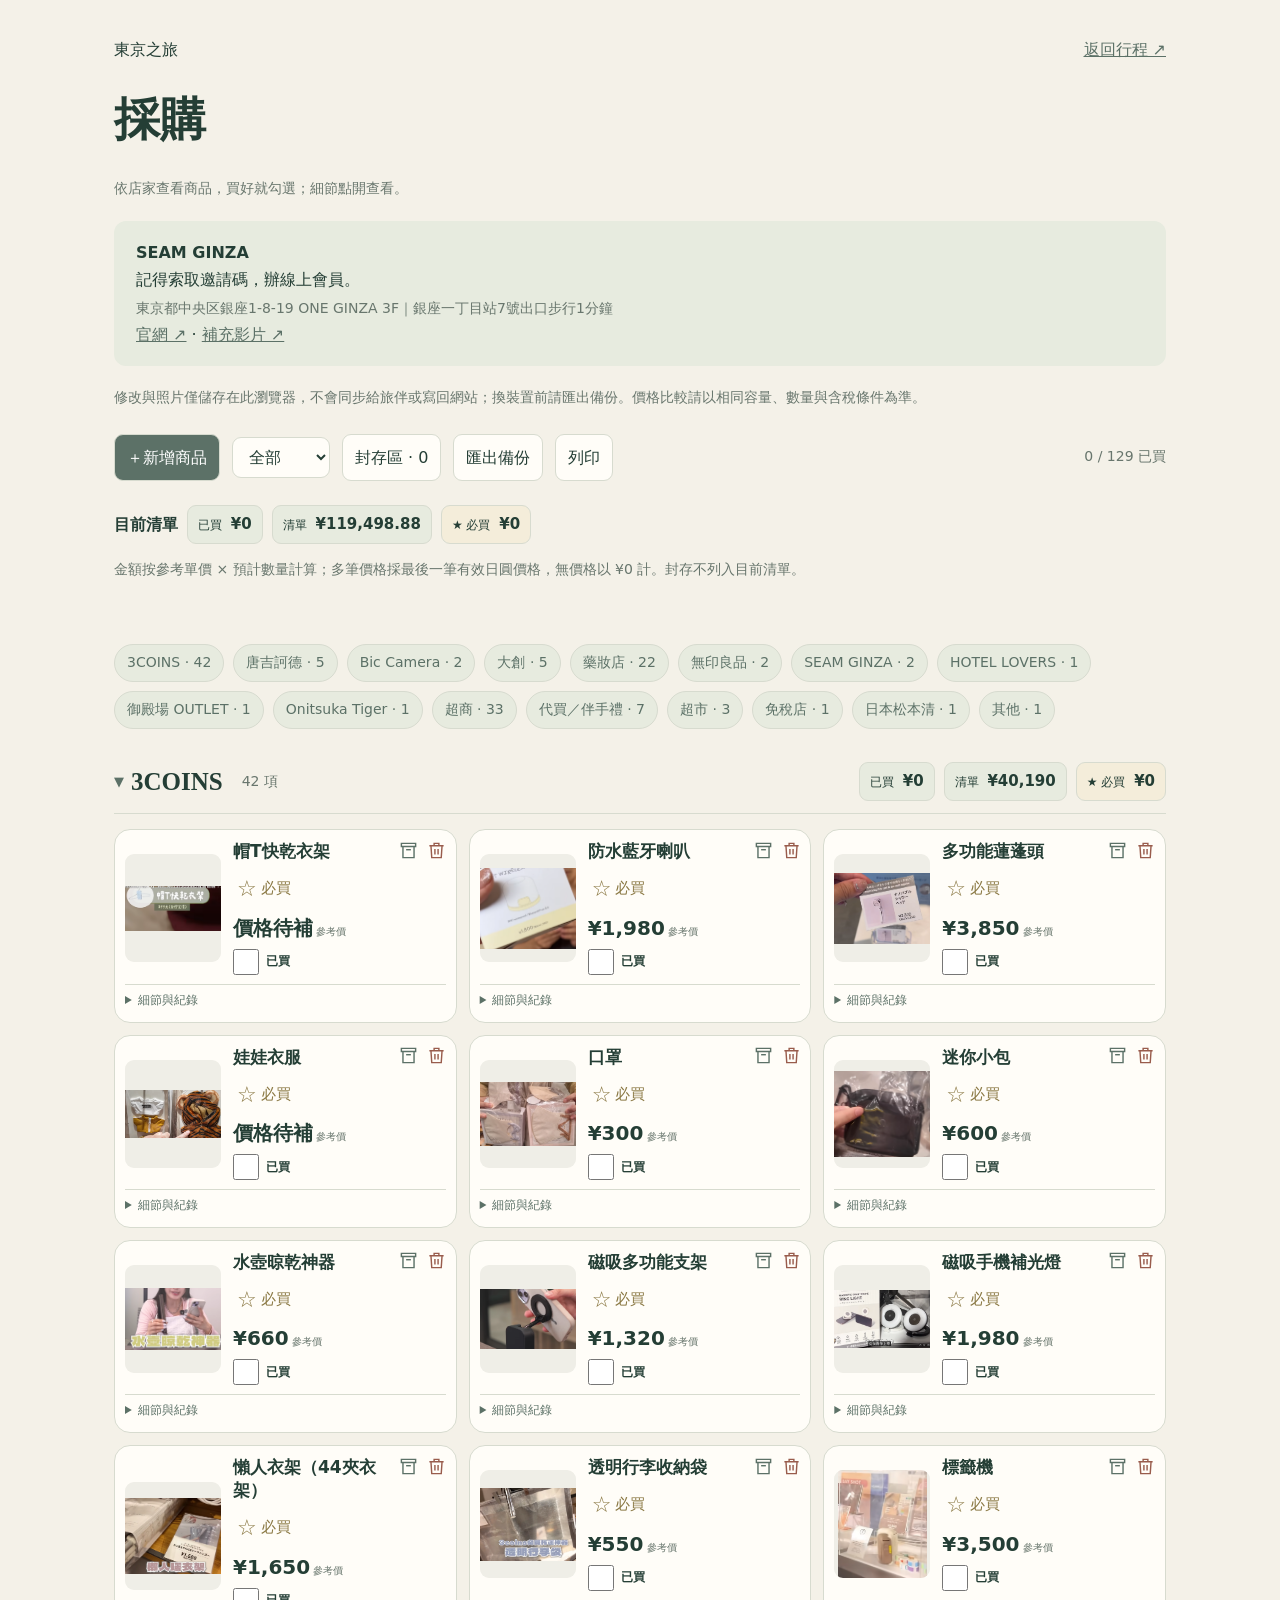
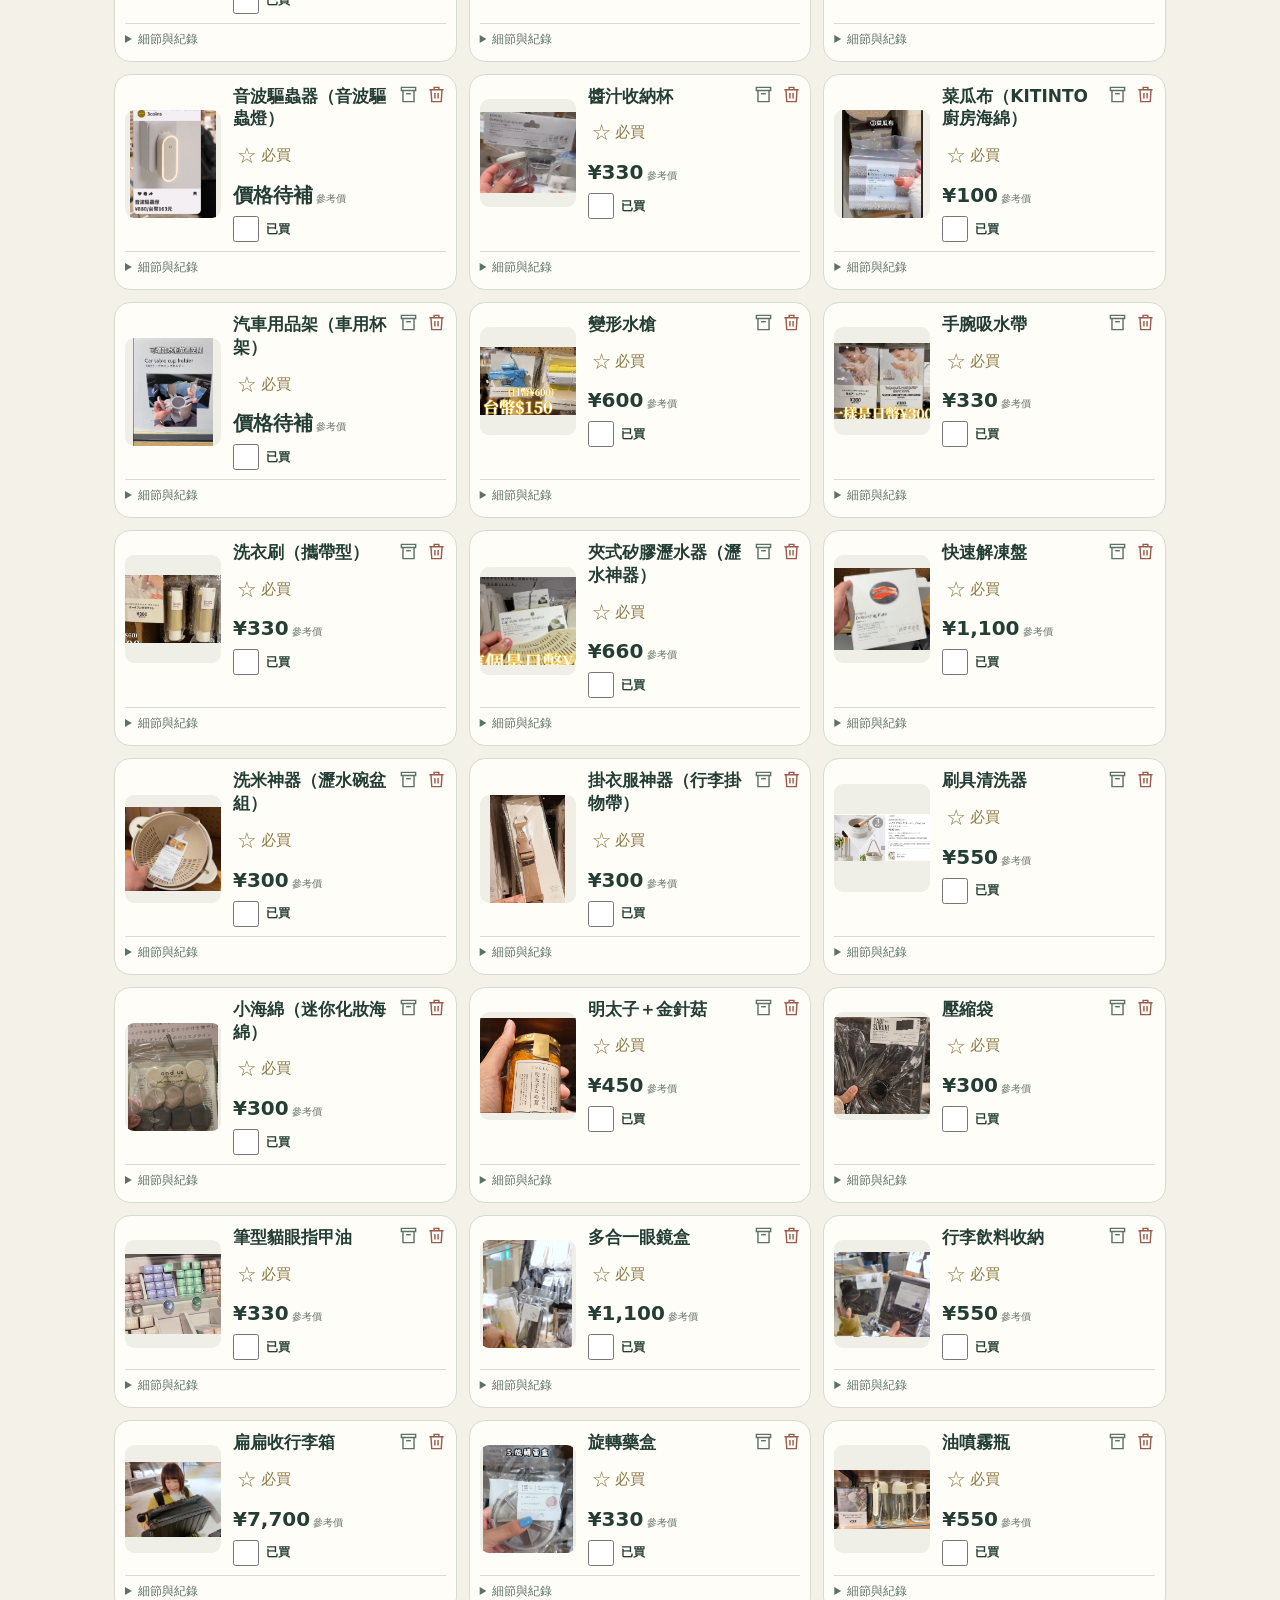
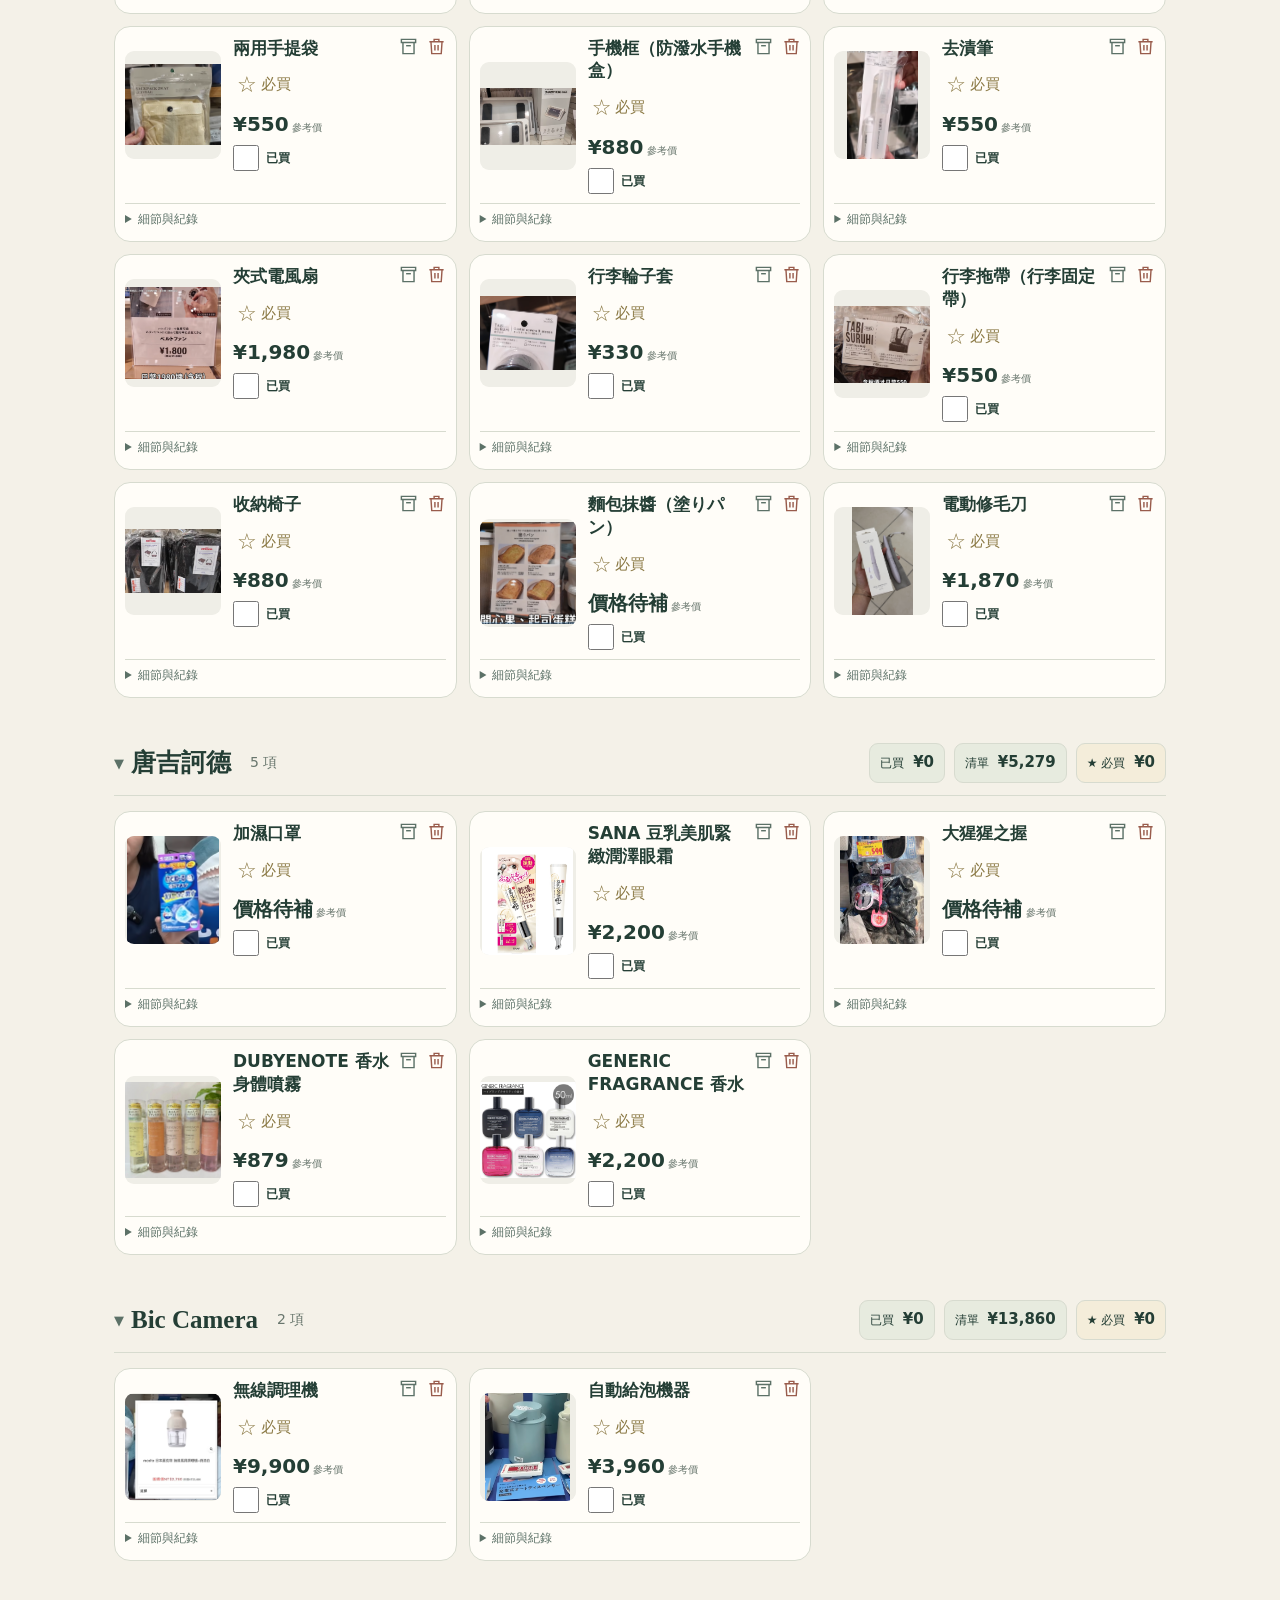
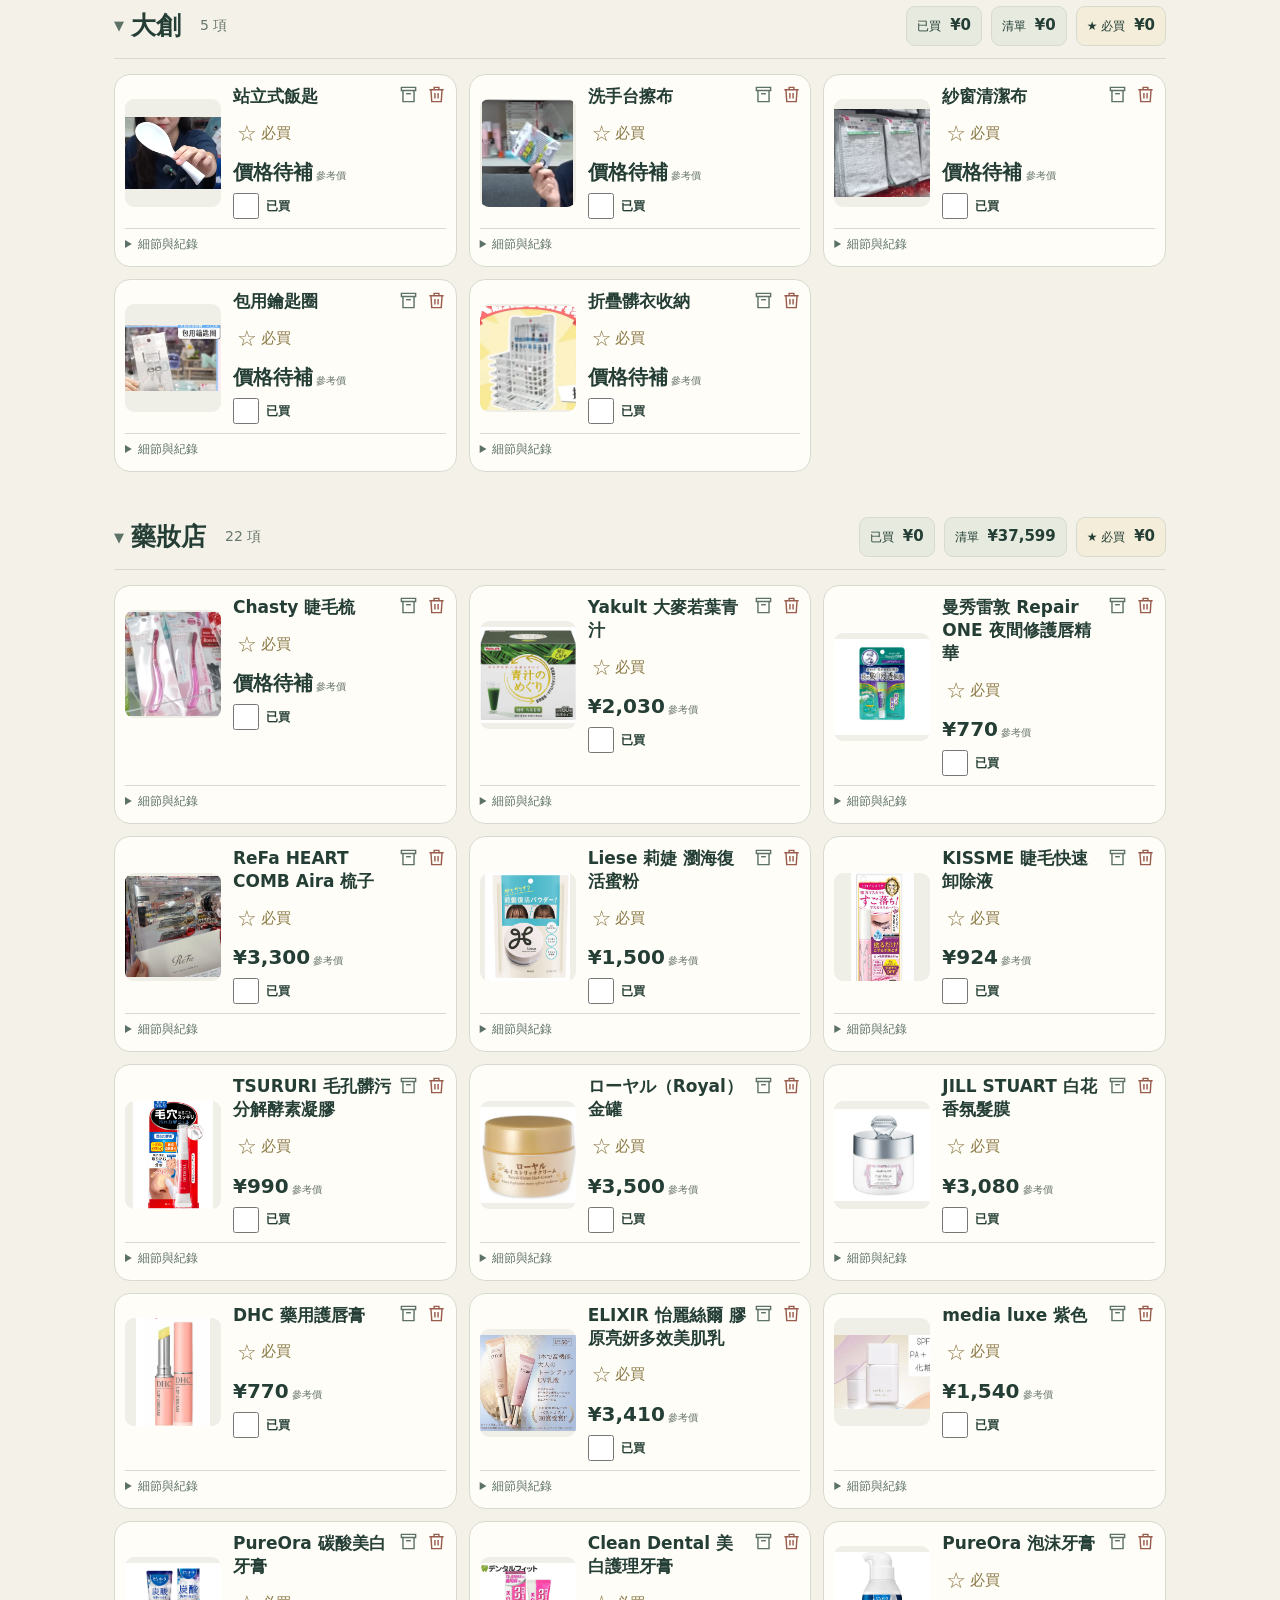
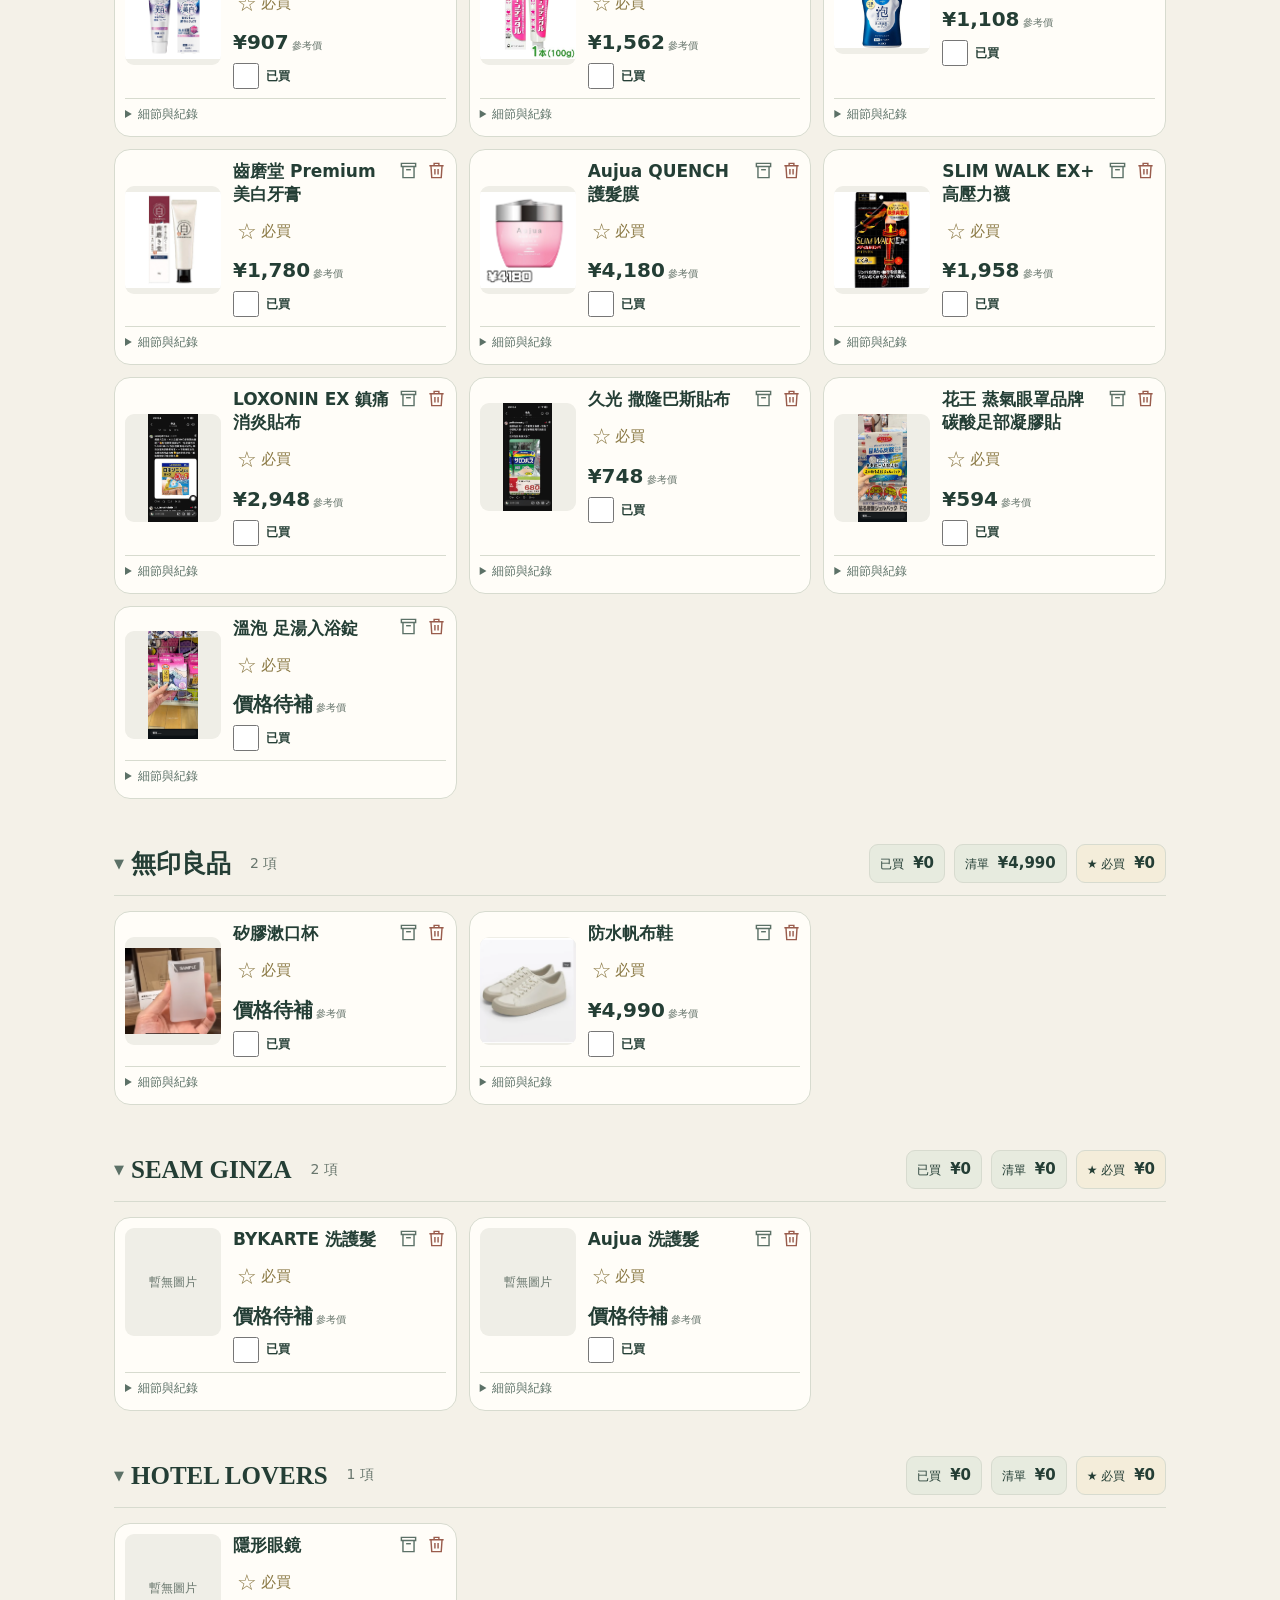
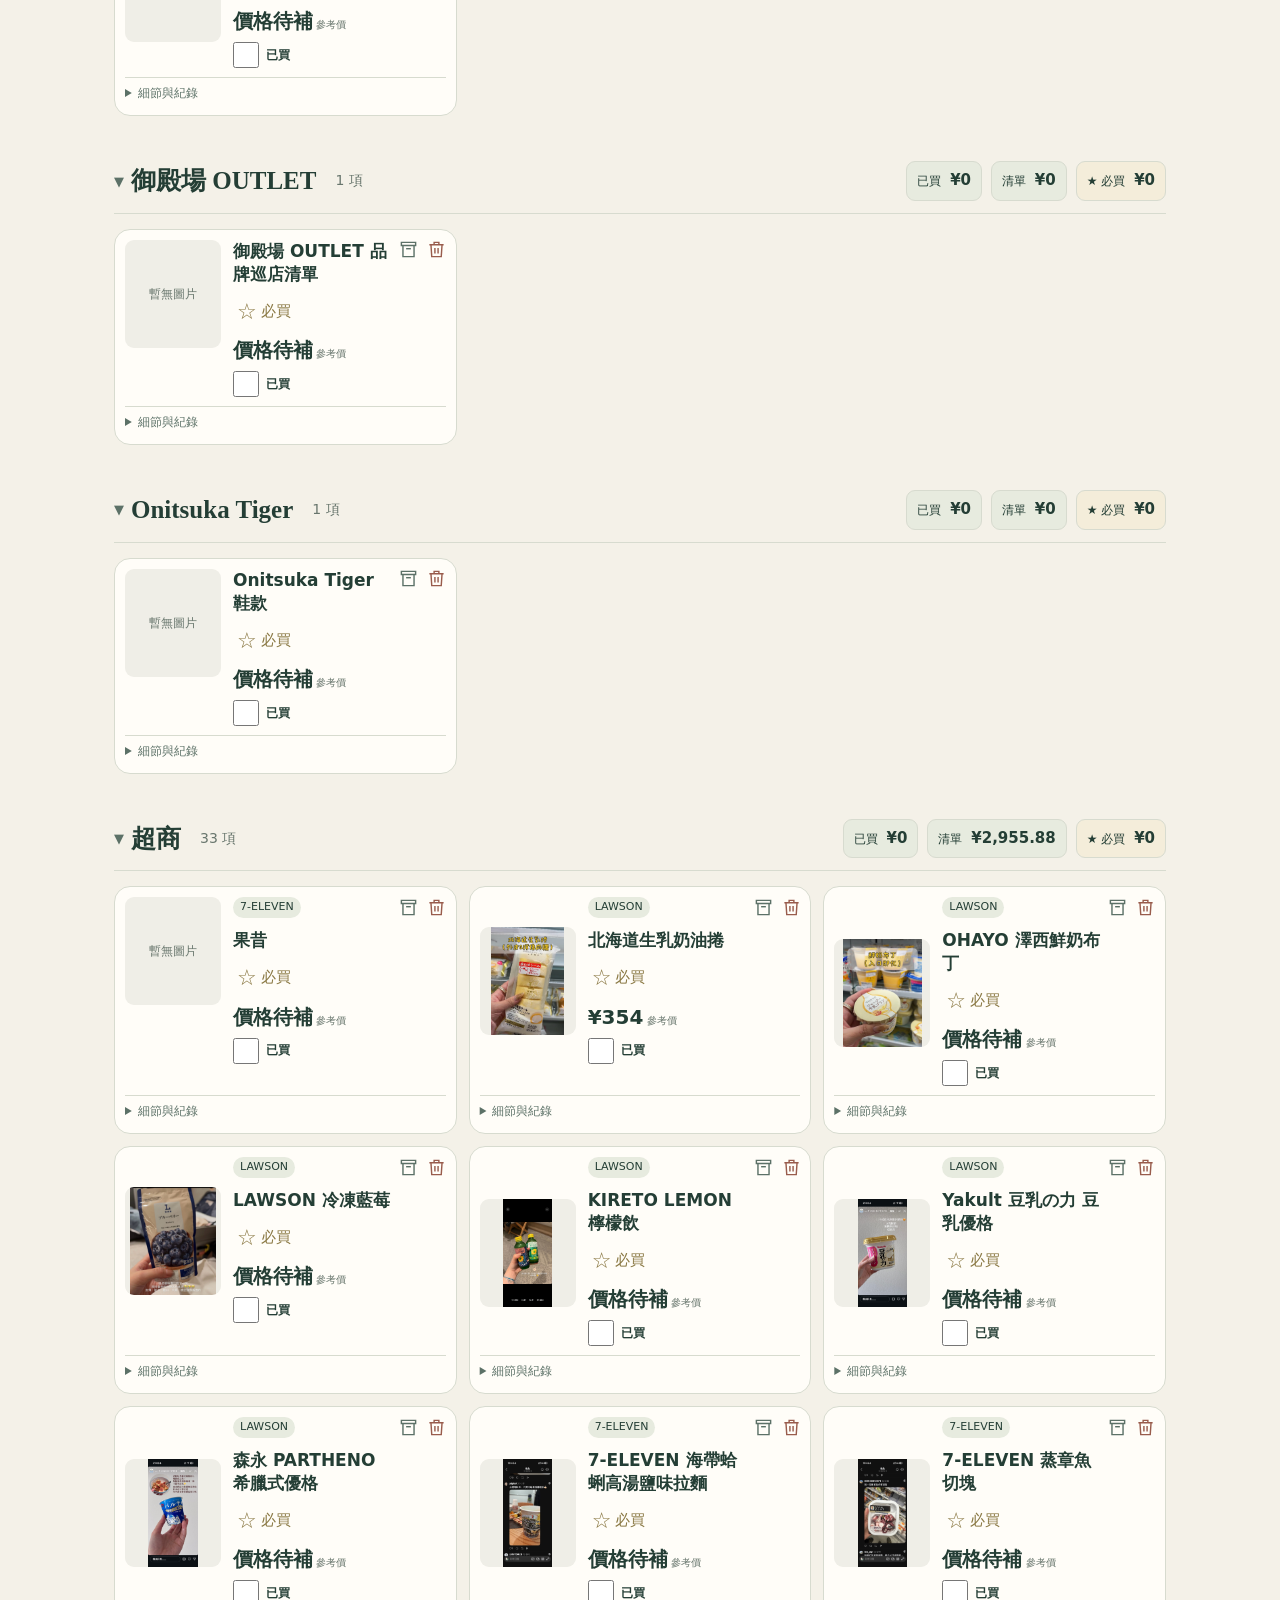
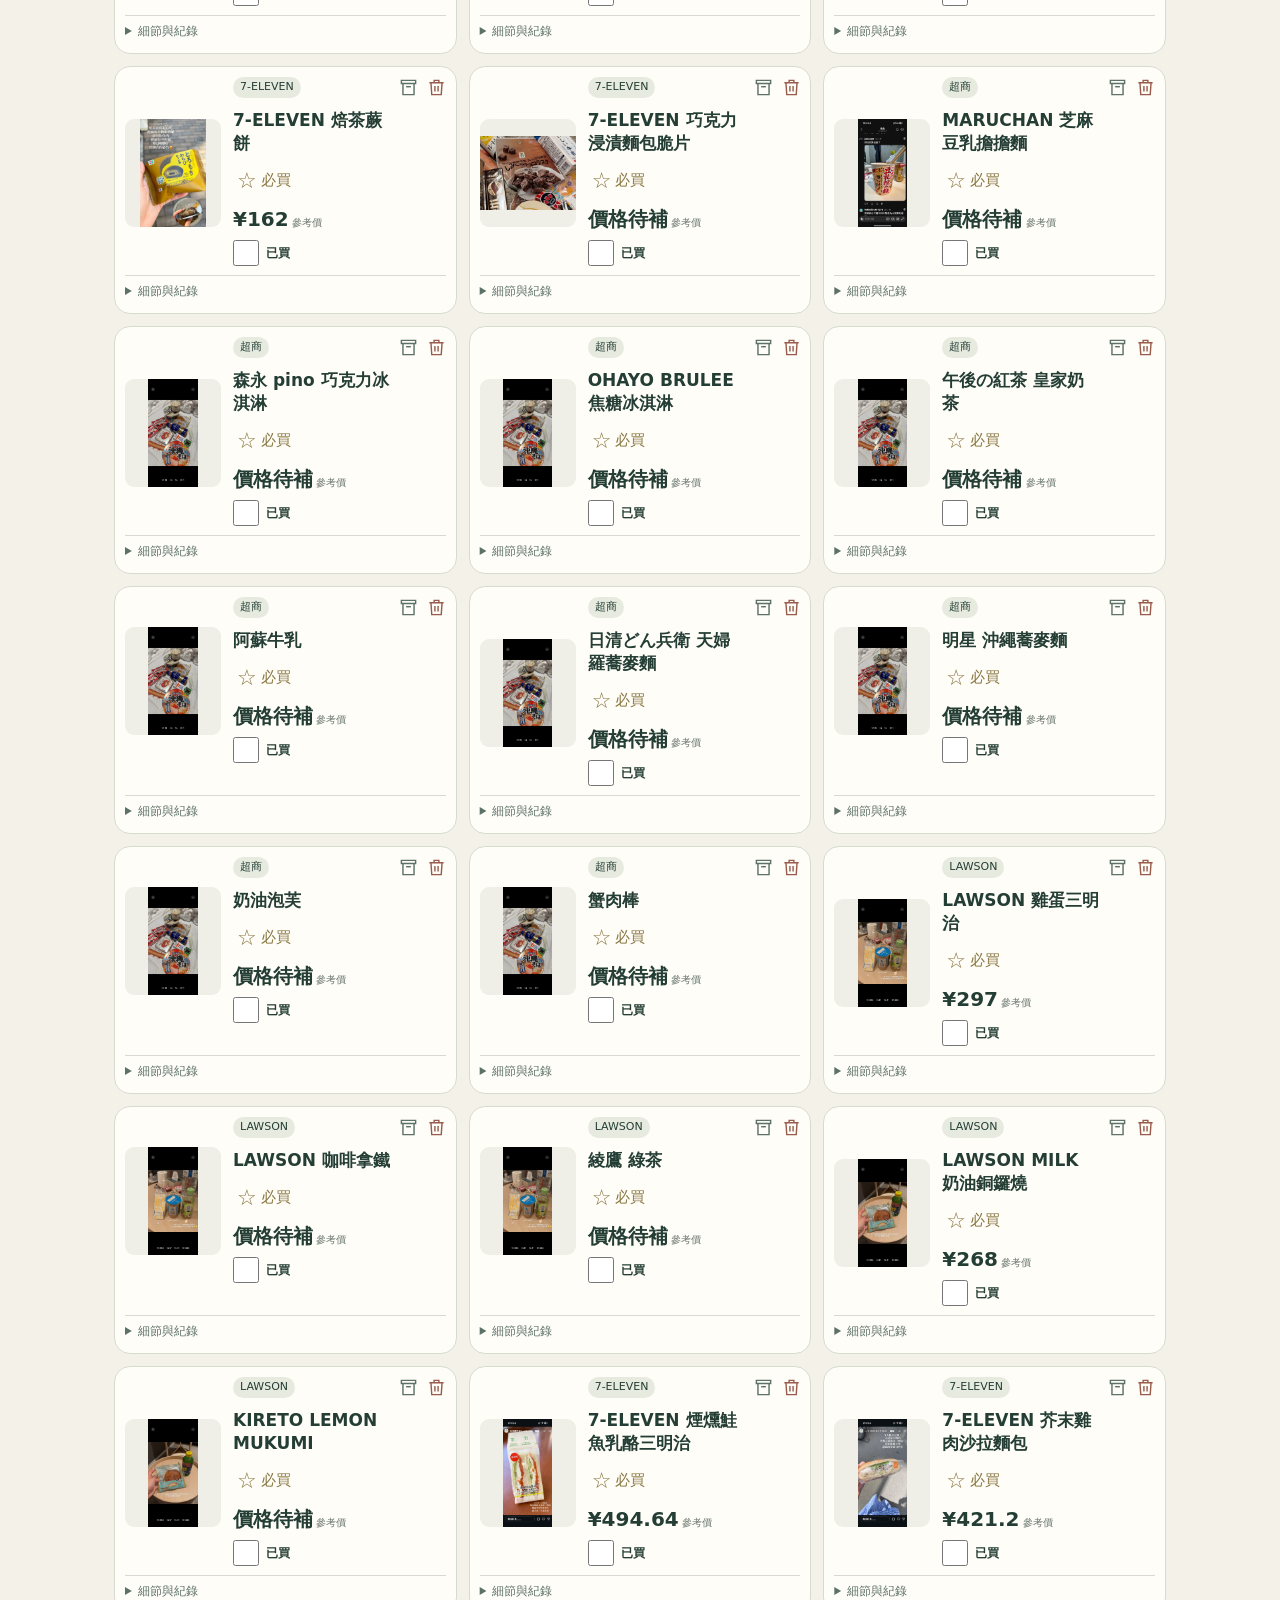
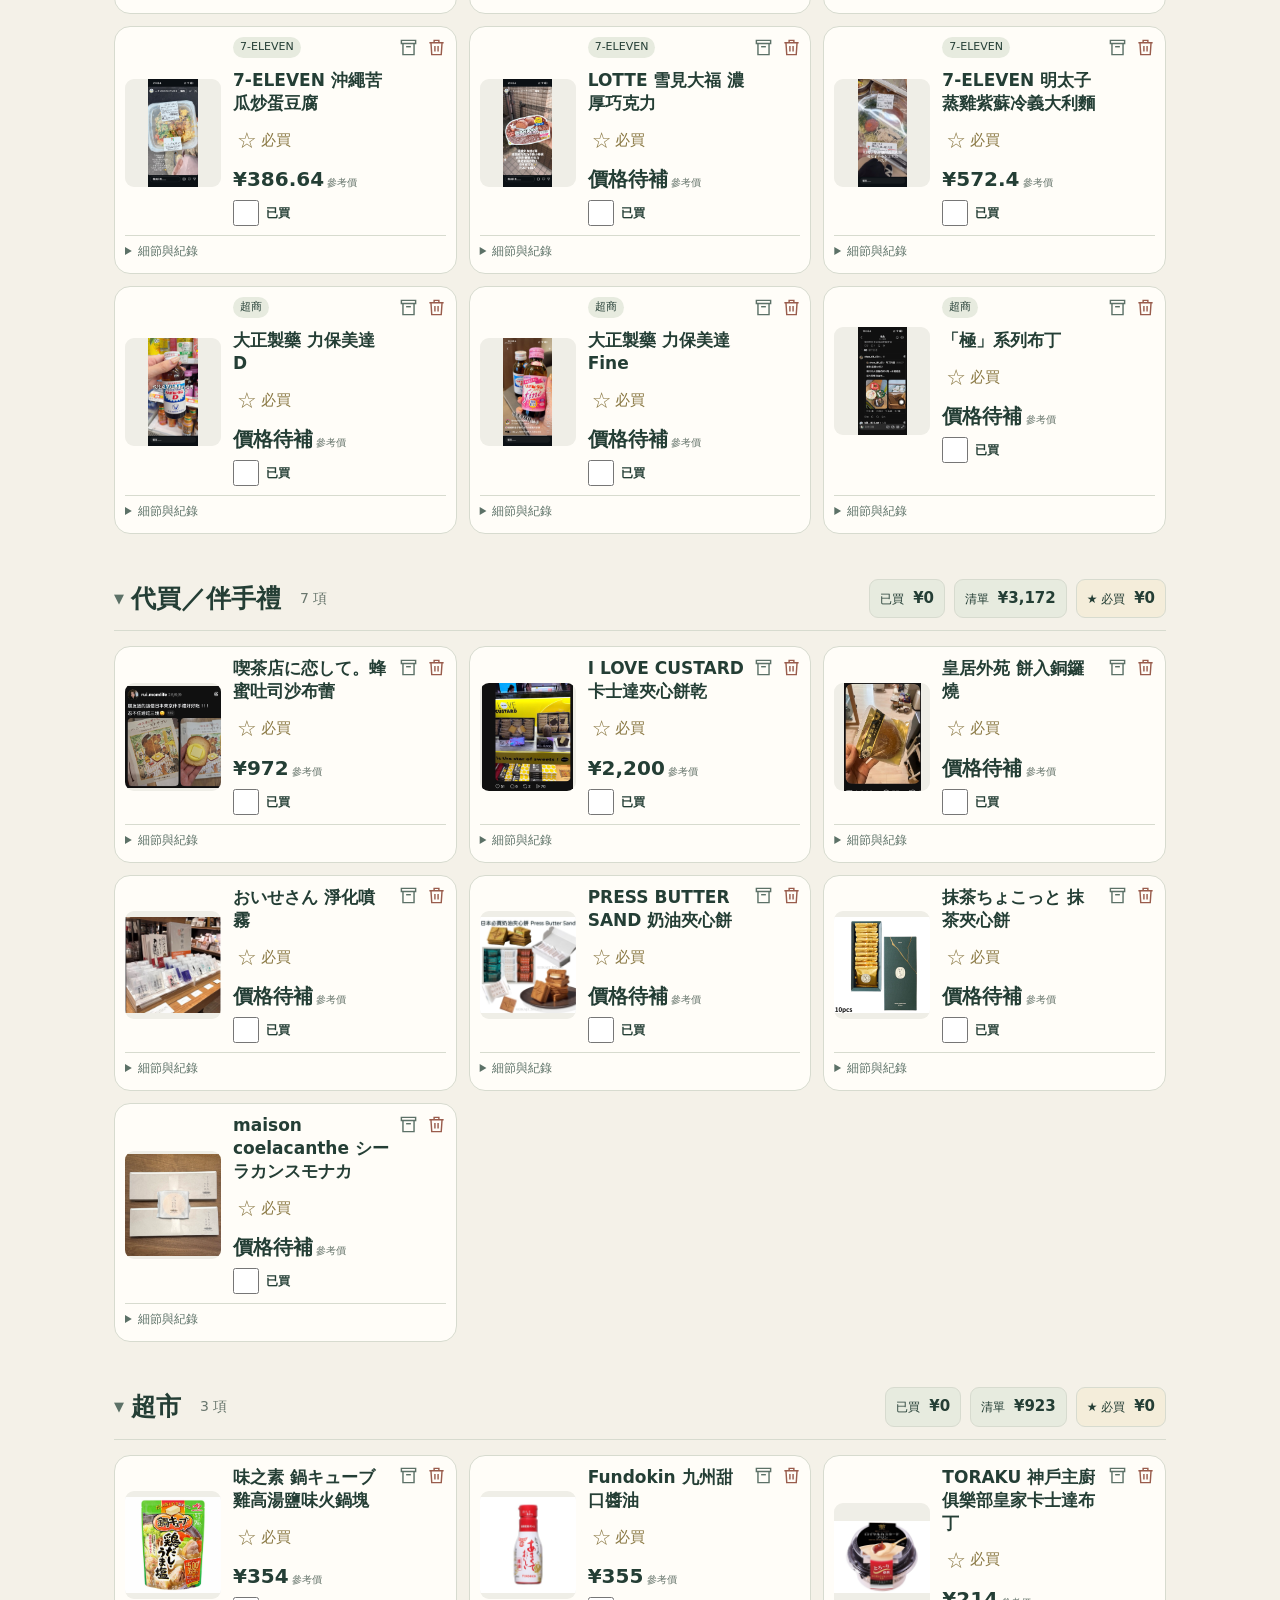
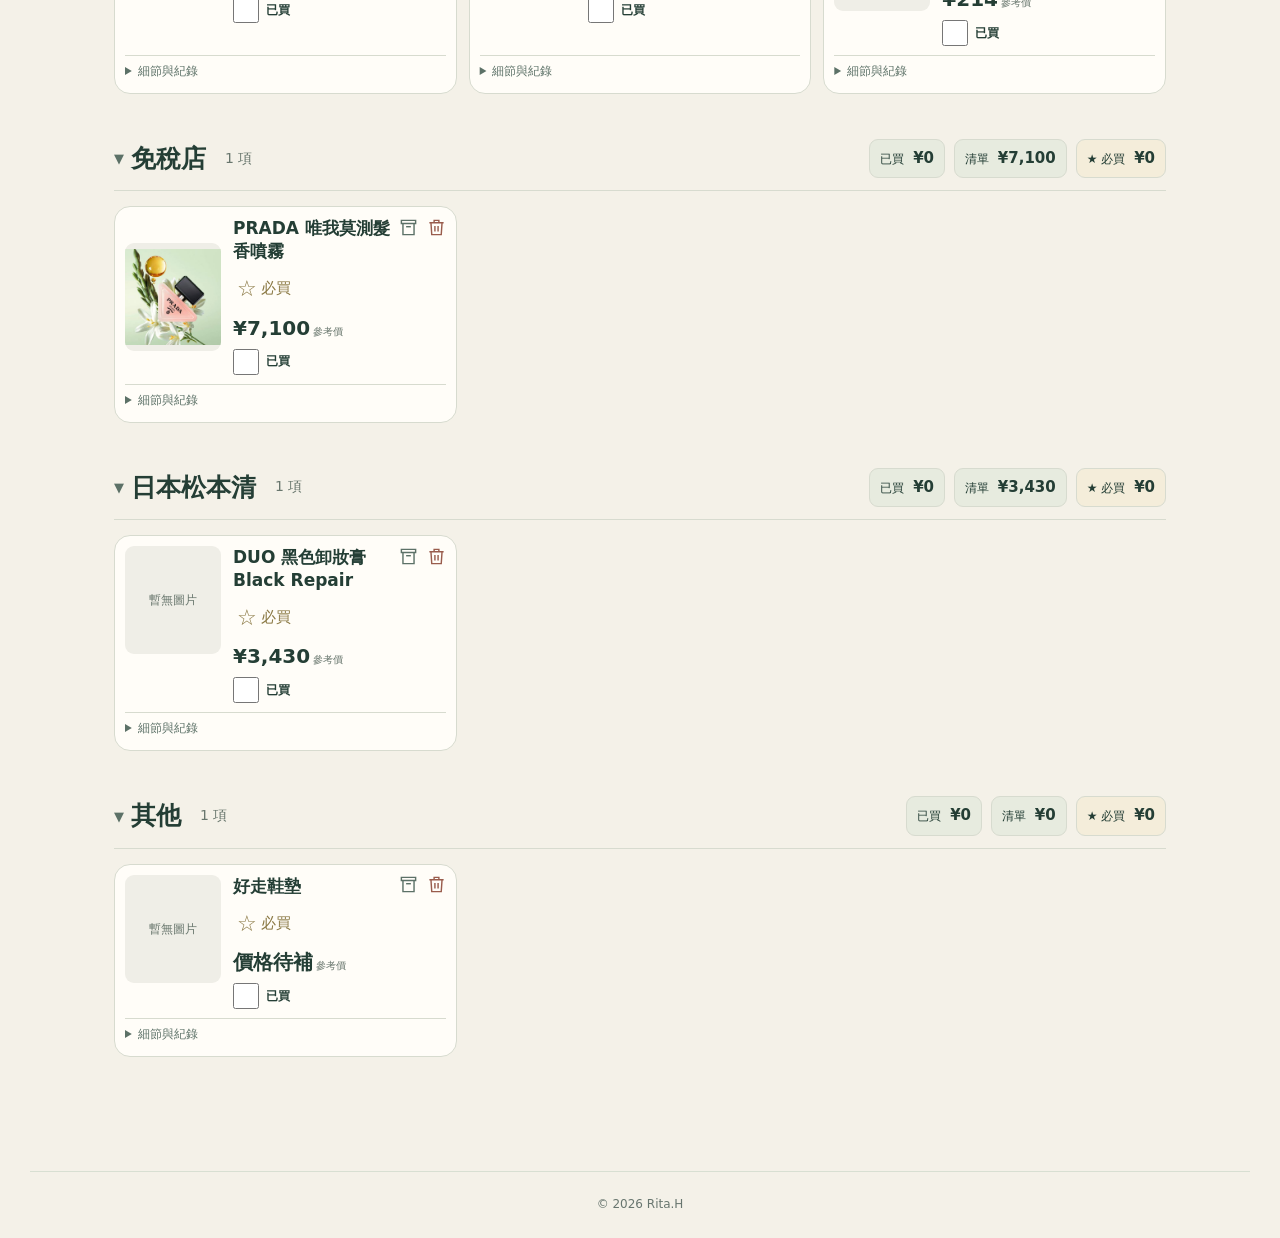
<file: shopping.html>
<!doctype html><html lang="zh-Hant"><meta charset="utf-8"><meta name="viewport" content="width=device-width,initial-scale=1"><title>採購｜東京之旅</title><style>
:root{--ink:#243e35;--muted:#68766d;--line:#d7dbcf;--green:#5c7167}*{box-sizing:border-box}body{margin:0;background:#f4f1e8;color:var(--ink);font:16px/1.7 system-ui,-apple-system,sans-serif}main{max-width:1100px;margin:auto;padding:36px 24px}h1,h2{font-family:"Songti TC","Noto Serif TC",serif}h1{font-size:46px;margin:18px 0}a{color:var(--green)}header,.toolbar{display:flex;gap:12px;align-items:center;flex-wrap:wrap}header{justify-content:space-between}.muted{color:var(--muted);font-size:14px}.notice{background:#e7ebdf;padding:18px 22px;border-radius:12px;margin:20px 0}.toolbar{margin:24px 0}button,.button,input,select,textarea{font:inherit;color:inherit;border:1px solid var(--line);border-radius:9px;padding:9px 12px;background:#fffdf8}button,.button{cursor:pointer}button.primary{background:var(--green);color:white}input,textarea,select{width:100%;min-width:0}input[type=checkbox]{width:auto}textarea{min-height:85px;resize:vertical}.grid{display:grid;grid-template-columns:repeat(2,minmax(0,1fr));gap:22px}.card{background:#fffdf8;border:1px solid var(--line);border-radius:16px;padding:22px;min-width:0}.card h2{margin:8px 0;font-size:25px}.fields{display:grid;grid-template-columns:1fr 1fr;gap:12px}label{display:block;font-size:14px;color:var(--muted)}label>*{display:block;margin-top:5px}.wide{grid-column:1/-1}.photo{width:100%;height:185px;object-fit:contain;background:#efeee7;border-radius:10px}.placeholder{height:110px;display:grid;place-items:center;background:#efeee7;color:var(--muted);border-radius:10px}.prices{margin:14px 0;padding:12px;background:#f3f3ec;border-radius:10px}.price-row{display:grid;grid-template-columns:1fr 100px 1fr auto;gap:6px;margin:8px 0}.price-row input{font-size:13px;padding:7px}.status{font-size:14px}.actions{display:flex;gap:8px;flex-wrap:wrap;margin-top:14px}.danger{color:#995c4c}.summary{margin-left:auto}#message{min-height:28px}@media(max-width:700px){.grid{grid-template-columns:1fr}main{padding:22px 16px}.price-row{grid-template-columns:1fr 85px}.price-row button{justify-self:end}h1{font-size:38px}}@media print{.toolbar,button,input[type=file],header a{display:none}.grid{display:block}.card{break-inside:avoid;margin-bottom:20px}}
.store-subtag{display:inline-block;background:#e7ebdf;color:var(--ink);border-radius:20px;padding:4px 12px;margin-top:12px;font-size:13px}.store-section{margin:30px 0 42px}.store-heading{font:600 25px/1.5 "Songti TC",serif;border-bottom:1px solid var(--line);padding-bottom:10px;margin-bottom:18px}.store-heading small{font:14px system-ui;color:var(--muted);margin-left:12px}.store-nav{display:flex;gap:9px;flex-wrap:wrap;margin:18px 0}.store-nav a{padding:6px 12px;border:1px solid var(--line);border-radius:20px;text-decoration:none;background:#e7ebdf;font-size:14px}.store-section{scroll-margin-top:20px}
.grid{gap:14px;align-items:start}.compact-card{position:relative;padding:16px}.quick-view{display:grid;grid-template-columns:110px minmax(0,1fr);gap:15px;align-items:center}.compact-card .photo,.compact-card .placeholder{width:110px;height:120px;margin:0;border-radius:9px;object-fit:contain}.compact-card .placeholder{font-size:12px}.compact-card h2{font:600 19px/1.4 system-ui,sans-serif;margin:0 0 7px;overflow-wrap:anywhere;padding-right:20px}.quick-price{font-size:20px;font-weight:700;margin:0 0 8px}.quick-price small{font-size:11px;font-weight:400;color:var(--muted)}.buy-check{display:flex;align-items:center;gap:9px;min-height:44px;font-size:14px;font-weight:600;color:var(--ink);cursor:pointer}.buy-check input{display:block;width:28px;height:28px;margin:0;accent-color:var(--green);flex-shrink:0}.buy-check span{margin:0}.purchased{background:#e8eee4;border-color:#81987d}.product-details{margin-top:12px;border-top:1px solid var(--line);padding-top:8px}.product-details summary{cursor:pointer;font-size:13px;color:var(--green);min-height:32px;line-height:32px}.product-details .fields{margin-top:12px}.delete-icon{position:absolute;right:8px;top:8px;width:36px;height:36px;display:grid;place-items:center;padding:7px;background:transparent;border:0}.delete-icon svg{pointer-events:none}.product-details .price-row{grid-template-columns:18px minmax(0,1fr) 38px;align-items:center}.store-subtag{margin:0 0 6px}.compact-card .prices{margin-bottom:0}@media(max-width:700px){.compact-card{padding:13px}.quick-view{grid-template-columns:90px minmax(0,1fr);gap:12px}.compact-card .photo,.compact-card .placeholder{width:90px;height:105px}.compact-card h2{font-size:17px}.quick-price{font-size:18px}}@media print{.product-details,.delete-icon{display:none}}

.compact-card{padding:12px 14px}.quick-view{grid-template-columns:76px minmax(0,1fr);gap:12px}.compact-card .photo,.compact-card .placeholder{width:76px;height:82px}.quick-info{display:grid;grid-template-columns:minmax(0,1fr) auto;column-gap:8px;align-items:center}.compact-card h2{grid-column:1/-1;font-size:16px;line-height:1.35;margin:0 0 5px;padding-right:24px}.quick-price{font-size:17px;line-height:1.4;margin:0}.quick-price small{font-size:10px}.buy-check{min-height:36px;gap:6px;font-size:12px}.buy-check input{width:26px;height:26px}.product-details{margin-top:8px;padding-top:4px}.product-details summary{font-size:12px;min-height:26px;line-height:26px}.store-subtag{grid-column:1/-1;font-size:11px;padding:1px 7px;justify-self:start}.delete-icon{top:6px;right:6px}.grid{gap:12px}@media(max-width:700px){.compact-card{padding:11px 12px}.quick-view{grid-template-columns:70px minmax(0,1fr);gap:10px}.compact-card .photo,.compact-card .placeholder{width:70px;height:76px}.compact-card h2{font-size:16px}.quick-price{font-size:16px}}

.product-details input,.product-details textarea{font-size:14px;line-height:1.5;padding:8px 10px}.product-details textarea[data-field="variant"]{min-height:60px}.simple-price{display:flex;align-items:center;gap:8px}.simple-price input{max-width:180px}.reference-price{display:block;margin-top:14px}.prices .add-price-small{font-size:12px;padding:4px 9px;min-height:30px}.product-details .price-row.compare-row{grid-template-columns:minmax(0,1fr) 12px minmax(65px,.7fr) 30px}.compare-row button{padding:4px}@media(max-width:420px){.product-details .fields{grid-template-columns:1fr}.product-details .price-row.compare-row{grid-template-columns:minmax(0,1fr) 12px minmax(60px,.7fr) 28px}}

/* Fill compact cards with a larger image and tightly grouped product information. */
.compact-card{padding:10px}.quick-view{grid-template-columns:112px minmax(0,1fr);gap:12px;align-items:stretch}.compact-card .photo,.compact-card .placeholder{width:112px;height:112px;border-radius:9px}.quick-info{display:flex;flex-direction:column;align-items:flex-start;justify-content:center;gap:5px;padding-right:20px}.compact-card h2{font-size:18px;line-height:1.35;padding-right:4px;margin:0}.quick-price{font-size:20px;line-height:1.35;margin:0}.buy-check{min-height:30px;margin:0;gap:7px}.buy-check input{width:26px;height:26px}.product-details{margin-top:7px;padding-top:3px}.product-details summary{min-height:24px;line-height:24px}.delete-icon{width:28px;height:30px;padding:3px;right:5px;top:5px}@media(min-width:1000px){#cards .grid{grid-template-columns:repeat(3,minmax(0,1fr))}.quick-view{grid-template-columns:96px minmax(0,1fr)}.compact-card .photo,.compact-card .placeholder{width:96px;height:108px}.compact-card h2{font-size:17px}}@media(max-width:700px){.quick-view{grid-template-columns:104px minmax(0,1fr);gap:12px}.compact-card .photo,.compact-card .placeholder{width:104px;height:108px}.compact-card h2{font-size:18px}.quick-price{font-size:19px}}

.photo-open{padding:0;border:0;background:transparent;cursor:zoom-in;border-radius:9px;align-self:center;line-height:0}.photo-open:focus-visible{outline:3px solid var(--green);outline-offset:3px}#photo-viewer{border:0;border-radius:14px;padding:42px 12px 12px;background:#fffdf8;max-width:95vw;max-height:92dvh;color:var(--ink)}#photo-viewer::backdrop{background:rgba(12,22,18,.8)}#enlarged-photo{display:block;max-width:85vw;max-height:72dvh;width:auto;height:auto;object-fit:contain}#close-photo{position:absolute;right:6px;top:3px;width:38px;height:38px;padding:0;font-size:28px;line-height:1}#photo-caption{font-size:13px;margin:8px 0 0;text-align:center}

.totals-row,.store-title-row,.store-totals{display:flex;align-items:center;gap:9px;flex-wrap:wrap}.totals-row{margin:12px 0}.total-badge{background:#e7ebdf;border:1px solid var(--line);border-radius:9px;padding:6px 10px;font-size:12px;white-space:nowrap}.total-badge b{margin-left:5px;font-size:15px}.store-title-row{border-bottom:1px solid var(--line);justify-content:space-between;margin-bottom:15px;padding-bottom:9px}.store-title-row .store-heading{border:0;margin:0;padding:0}.archive-item{font-size:12px;padding:5px 10px;margin-top:10px}

.archive-icon{position:absolute;right:33px;top:5px;width:28px;height:30px;padding:3px;display:grid;place-items:center;background:transparent;border:0;color:var(--green)}.archive-icon svg{pointer-events:none}.compact-card h2{padding-right:34px}.archive-icon:focus-visible,.delete-icon:focus-visible{outline:2px solid var(--green);outline-offset:2px}@media print{.archive-icon{display:none}}

.store-toggle{display:flex;align-items:center;gap:7px;background:transparent;border:0;padding:4px 0;font:inherit;color:inherit;text-align:left;cursor:pointer}.store-toggle>span{font:13px system-ui;color:var(--green)}.store-toggle:focus-visible{outline:2px solid var(--green);outline-offset:3px}.grid[hidden]{display:none!important}
 .must-toggle{border:0;background:transparent;color:#8a7843;padding:2px 4px;font-size:15px;cursor:pointer;display:inline-flex;align-items:center;gap:4px}.must-toggle[aria-pressed="true"]{color:#986b0c;font-weight:700}.must-toggle .star{font-size:22px}.total-badge.must-total{background:#f4edda}

/* Keep the compact layout and stretch cards only within each row. */
#cards .grid{align-items:stretch}
#cards .compact-card{display:flex;flex-direction:column;min-width:0}
#cards .compact-card .product-details{margin-top:auto}
#cards .compact-card .quick-view{margin-bottom:7px}
</style><main><header><span>東京之旅</span><a href="itinerary.html">返回行程 ↗</a></header><h1>採購</h1><p class="muted">依店家查看商品，買好就勾選；細節點開查看。</p><aside class="notice"><strong>SEAM GINZA</strong><br>記得索取邀請碼，辦線上會員。<br><span class="muted">東京都中央区銀座1-8-19 ONE GINZA 3F｜銀座一丁目站7號出口步行1分鐘</span><br><a href="https://seam.site/store-ginza" target="_blank" rel="noopener noreferrer">官網 ↗</a> · <a href="https://www.instagram.com/reels/DWBWF5skfjz/" target="_blank" rel="noopener noreferrer">補充影片 ↗</a></aside><p class="muted">修改與照片僅儲存在此瀏覽器，不會同步給旅伴或寫回網站；換裝置前請匯出備份。價格比較請以相同容量、數量與含稅條件為準。</p><div class="toolbar"><button class="primary" id="add">＋新增商品</button><select id="filter" aria-label="篩選購買狀態" style="width:auto"><option value="all">全部</option><option value="todo">待買</option><option value="must">★ 必買</option><option value="done">已買</option><option value="archived">封存區</option></select><button id="archive-view">封存區</button><button id="export">匯出備份</button><button id="print">列印</button><span id="summary" class="summary muted"></span></div><div id="shopping-totals" class="totals-row" aria-live="polite"></div><p class="muted">金額按參考單價 × 預計數量計算；多筆價格採最後一筆有效日圓價格，無價格以 ¥0 計。封存不列入目前清單。</p><p id="message" role="status"></p><nav id="store-nav" class="store-nav" aria-label="店家分類"></nav><datalist id="price-store-options"></datalist><div id="cards"></div><dialog id="photo-viewer" aria-label="商品圖片放大"><button type="button" id="close-photo" aria-label="關閉放大圖片">×</button><img id="enlarged-photo" alt=""><p id="photo-caption"></p></dialog></main><footer class="rita-copyright" style="max-width:1220px;margin:36px auto 0;padding:22px 24px;text-align:center;border-top:1px solid #d8dfd2;color:#68766f;font:12px/1.8 system-ui,sans-serif"><span>© 2026 Rita.H</span></footer><script>
'use strict';
const KEY='tokyo-shopping-v1';const seed=[{catalogId:'3coins-hoodie-drying-hanger',name:'帽T快乾衣架',store:'3COINS+plus（分店庫存待確認）',variant:'帽T快速乾衣架／帽兜撐開晾乾',photo:'assets/3coins-hoodie-drying-hanger.png',note:'影片字幕參考價 NT$99（台灣定價）；日本售價、商品型號與庫存待確認。購買前核對衣架尺寸及適用衣物。',reference:'',prices:[{store:'影片字幕參考價',amount:99,note:'新台幣；台灣定價，日本售價待確認'}]},{catalogId:'3coins-waterproof-bluetooth-speaker',name:'防水藍牙喇叭',store:'3COINS+plus（分店庫存待確認）',variant:'WIRELESS SPEAKER／IPX7防水・Bluetooth 5.4',photo:'assets/3coins-waterproof-bluetooth-speaker.png',note:'圖片包裝標示未稅¥1,800、含稅¥1,980；IPX7防水、Bluetooth 5.4。實際防水使用限制、續航與庫存以包裝及店內資訊為準。',reference:'',prices:[{store:'圖片包裝標價',amount:1980,note:'含稅／件；未稅¥1,800'}]},{catalogId:'3coins-multifunction-showerhead',name:'多功能蓮蓬頭',store:'3COINS+plus（分店庫存待確認）',variant:'ナノバブルシャワーヘッド／奈米氣泡蓮蓬頭',photo:'assets/3coins-multifunction-showerhead.png',note:'圖片價牌標示未稅¥3,500、含稅¥3,850。購買前確認蓮蓬頭接口相容、出水模式、濾芯／耗材需求與店內庫存。',reference:'',prices:[{store:'圖片價牌',amount:3850,note:'含稅／件；未稅¥3,500'}]},{catalogId:'donki-wet-mask',name:'加濕口罩',store:'唐吉訶德',variant:'のどぬ〜る ぬれマスク／3枚入・香味與款式待確認',photo:'assets/donki-wet-mask.png',note:'圖片可見日本製「のどぬ〜る ぬれマスク」，包裝標示3枚入。價格、香味、尺寸與庫存待確認，依商品包裝及店內標價為準。',reference:'',prices:[]},{catalogId:'recolte-cordless-chopper',name:'無線調理機',store:'Bic Camera',variant:'recolte 日本麗克特 無線萬用調理機・奶油白',photo:'assets/recolte-cordless-chopper.png',note:'圖片標示團購價NT$2,780、原價NT$3,480；使用者提供參考價$9,900，幣別／價差來源待確認。圖片顯示recolte無線萬用調理機，購買前確認型號、配件與電壓。',reference:'',prices:[{store:'圖片團購價',amount:2780,note:'新台幣；促銷條件待確認'},{store:'圖片原價',amount:3480,note:'新台幣；標示原價'},{store:'使用者提供參考價',amount:9900,note:'幣別及價格依據待確認'}]},{catalogId:'bic-camera-auto-foam-dispenser',name:'自動給泡機器',store:'Bic Camera',variant:'充電式自動給泡機／型號與適用洗手乳待確認',photo:'assets/bic-camera-auto-foam-dispenser.png',note:'圖片價牌標示¥3,960；充電式、自動泡沫洗手機。購買前確認洗手乳相容性、容量、充電方式與含稅價格。',reference:'',prices:[{store:'圖片價牌',amount:3960,note:'日圓；價牌含稅狀態待確認'}]},{catalogId:'daiso-standing-rice-paddle',name:'站立式飯匙',store:'大創',variant:'站立式飯匙／款式待確認',photo:'assets/daiso-standing-rice-paddle.png',note:'使用者提供參考圖片；價格、材質、尺寸與庫存待確認，現場以商品標籤為準。',reference:'',prices:[]},{catalogId:'daiso-sink-cleaning-cloth',name:'洗手台擦布',store:'大創',variant:'洗手台清潔擦布／材質與入數待確認',photo:'assets/daiso-sink-cleaning-cloth.png',note:'使用者提供參考圖片；價格、材質、尺寸、入數與庫存待確認，現場以商品標籤為準。',reference:'',prices:[]},{catalogId:'daiso-window-screen-cleaning-cloth',name:'紗窗清潔布',store:'大創',variant:'網戸用クリーナークロス／入數與尺寸待確認',photo:'assets/daiso-window-screen-cleaning-cloth.png',note:'使用者提供商品照片；圖片可辨識為紗窗用清潔布。價格、尺寸、入數與庫存待確認，現場以商品標籤為準。',reference:'',prices:[]},{catalogId:'daiso-bag-keychain',name:'包用鑰匙圈',store:'大創',variant:'バッグ用キーホルダー／2個組・款式待確認',photo:'assets/daiso-bag-keychain.png',note:'使用者提供商品照片；包裝看起來是可夾掛包包的鑰匙圈配件，圖片標示2個組。價格、材質與庫存待確認，現場以商品標籤為準。',reference:'',prices:[]},{catalogId:'daiso-folding-laundry-storage',name:'折疊髒衣收納',store:'大創',variant:'折りたたみランドリーバスケット／尺寸與容量待確認',photo:'assets/daiso-folding-laundry-storage.png',note:'使用者提供商品圖片；可折疊收納的洗衣籃。價格、展開尺寸、容量與庫存待確認，購買前確認收折方式及行李收納空間。',reference:'',prices:[]},{catalogId:'drugstore-chasty-eyelash-comb',name:'Chasty 睫毛梳',store:'藥妝店（分店待確認）',variant:'Chasty Metallic Mascara Comb／粉色・型號待核',photo:'assets/chasty-eyelash-comb.png',note:'使用者提供商品照片；可見Chasty睫毛梳，圖片中有不同款式。價格、具體型號、店舖與庫存待確認，購買時核對梳齒款式。',reference:'',prices:[]},{catalogId:'muji-silicone-mouthwash-cup',name:'矽膠漱口杯',store:'無印良品',variant:'攜帶用矽膠漱口杯／尺寸與顏色待確認',photo:'assets/muji-silicone-mouthwash-cup.png',note:'圖片可見無印良品攜帶用矽膠漱口杯樣品；價格、尺寸、顏色與庫存待確認，現場以商品標籤為準。',reference:'',prices:[]},{catalogId:'doll-clothes',name:'娃娃衣服',store:'3COINS+plus',variant:'娃娃服飾／尺寸與適用娃款待確認',photo:'assets/doll-clothes.png',note:'圖片參考款式；價格、品牌、尺寸與庫存待確認，購買前核對適用娃娃尺寸。',reference:'',prices:[]},{catalogId:'face-mask',name:'口罩',store:'3COINS+plus',variant:'F.IT UP布口罩・顏色／尺寸待確認',photo:'assets/face-mask.png',note:'使用者提供參考價$300；幣別及含稅狀態待確認。圖片可見F.IT UP布口罩，實際材質、尺寸、售價與庫存以現場為準。',reference:'',prices:[{store:'使用者提供參考價',amount:300,note:'幣別、含稅狀態待確認'}]},{catalogId:'mini-bag',name:'迷你小包',store:'3COINS+plus（分店庫存待確認）',variant:'迷你肩背／斜背小包・款式待確認',photo:'assets/mini-bag.png',note:'使用者提供參考價$600；幣別及含稅狀態待確認。圖片未見價標，尺寸、材質、肩帶與售價以現場為準。',reference:'',prices:[{store:'使用者提供參考價',amount:600,note:'幣別、含稅狀態待確認'}]},{catalogId:'bottle-drying-rack',name:'水壺晾乾神器',store:'3COINS+plus（分店庫存待確認）',variant:'水壺／瓶蓋晾乾架・款式待確認',photo:'assets/bottle-drying-rack.png',note:'使用者提供參考價$660；幣別及含稅狀態待確認。截圖未見價標，實際品名、尺寸、售價及庫存以現場為準。',reference:'',prices:[{store:'使用者提供參考價',amount:660,note:'幣別、含稅狀態待確認'}]},{catalogId:'magnetic-multifunction-stand',name:'磁吸多功能支架',store:'3COINS+plus（分店庫存待確認）',variant:'磁吸手機支架／角度與用途待確認',photo:'assets/magnetic-multifunction-stand.png',note:'使用者提供參考價$1,320；幣別及含稅狀態待確認。圖片顯示磁吸支架，可折疊支撐手機；實際型號、相容性及售價以店內為準。',reference:'',prices:[{store:'使用者提供參考價',amount:1320,note:'幣別、含稅狀態待確認'}]},{catalogId:'magnetic-ring-light',name:'磁吸手機補光燈',store:'3COINS+plus（分店庫存待確認）',variant:'Magnetic Smartphone Ring Light／USB供電・三色LED',photo:'assets/magnetic-ring-light.png',note:'圖片價標：未稅¥1,800、含稅¥1,980。具觸控感應、磁吸、三色LED、USB供電及金屬環配件；手機磁吸相容性與配件內容購買前確認。',reference:'',prices:[{store:'圖片價標',amount:1980,note:'含稅／件'}]},{catalogId:'44-clip-hanger',name:'懶人衣架（44夾衣架）',store:'3COINS+plus（分店庫存待確認）',variant:'引っ張るだけ44ピンチハンガー／夾子數44個',photo:'assets/44-clip-hanger.png',note:'圖片價標：未稅¥1,500、含稅¥1,650。拉伸即可展開收納，包裝顯示44夾；購買前確認收納尺寸、承重及夾子數量。',reference:'',prices:[{store:'圖片價標',amount:1650,note:'含稅／件'}]},{catalogId:'clear-luggage-bag',name:'透明行李收納袋',store:'3COINS+plus（分店庫存待確認）',variant:'透明行李袋／尺寸待確認',photo:'assets/clear-luggage-bag.png',note:'使用者提供參考價$550；幣別及含稅狀態待確認。圖片未見價標，尺寸、材質與售價以現場為準。',reference:'',prices:[{store:'使用者提供參考價',amount:550,note:'幣別、含稅狀態待確認'}]},{catalogId:'label-maker',name:'標籤機',store:'3COINS+plus（分店庫存待確認）',variant:'機型與標籤帶規格待確認',photo:'assets/label-maker.png',note:'圖片價牌參考價¥3,500；照片未能確認具體型號、含稅狀態及標籤帶相容規格，購買前核對。',reference:'',prices:[{store:'圖片價牌',amount:3500,note:'日圓；含稅狀態待確認'}]},{catalogId:'ultrasonic-insect-repeller',name:'音波驅蟲器（音波驅蟲燈）',store:'3COINS+plus（分店庫存待確認）',variant:'コンセント式・型號待確認',photo:'assets/ultrasonic-insect-repeller.png',note:'圖片字幕參考價¥880／台，並標示約NT$163；匯率及價格可能變動，正式日圓價與庫存待確認。',reference:'',prices:[{store:'圖片字幕參考價',amount:880,note:'日圓／台；約NT$163為影片換算'}]},{catalogId:'dressing-cups',name:'醬汁收納杯',store:'3COINS+plus（分店庫存待確認）',variant:'KITINTO Dressing Cup 2 pieces／2個裝・約38ml',photo:'assets/dressing-cups.png',note:'圖片包裝標示：未稅¥300、含稅¥330。約38ml，可裝一餐份醬汁外帶；約直徑5×高5cm，白／灰色。依包裝圖示不可微波、不可洗碗機清洗；使用前核對實物標籤。',reference:'',prices:[{store:'圖片包裝標價',amount:330,note:'含稅／2個裝'}]},{catalogId:'kitchen-sponge',name:'菜瓜布（KITINTO廚房海綿）',store:'3COINS+plus（分店庫存待確認）',variant:'KITINTO Kitchen Sponge／入數待確認',photo:'assets/kitchen-sponge.png',note:'使用者提供參考價$100；幣別及含稅狀態待確認。影片價標不清，包裝入數、售價與庫存以現場為準。',reference:'',prices:[{store:'使用者提供參考價',amount:100,note:'幣別、含稅狀態待確認'}]},{catalogId:'car-table-cup-holder',name:'汽車用品架（車用杯架）',store:'3COINS+plus（分店庫存待確認）',variant:'Car Table Cup Holder／CARテーブルカップホルダー',photo:'assets/car-table-cup-holder.png',note:'可夾設於車內，增加飲料瓶放置空間。截圖未見價格、尺寸與安裝相容資訊，購買前確認車款適用性及價標。',reference:'',prices:[]},{catalogId:'transforming-water-gun',name:'變形水槍',store:'3COINS+plus（分店庫存待確認）',variant:'Transforming Water Gun／Drank Water Gun',photo:'assets/transforming-water-gun.png',note:'圖片影片字幕標示約¥600（日圓）；包裝價標部分被遮住，正式售價與含稅狀態待現場確認。顏色及款式依庫存。',reference:'',prices:[{store:'影片字幕參考價',amount:600,note:'日圓；正式價與含稅狀態待確認'}]},{catalogId:'water-absorption-wristbands',name:'手腕吸水帶',store:'3COINS+plus（分店庫存待確認）',variant:'Water Absorption Arm Band／吸水腕帶',photo:'assets/water-absorption-wristbands.png',note:'圖片價標：未稅¥300、含稅¥330。洗臉時套在手腕上，減少水沿手臂流下；一組數量與材質以實物標籤為準。',reference:'',prices:[{store:'圖片價標',amount:330,note:'含稅／組'}]},{catalogId:'portable-washing-brush',name:'洗衣刷（攜帶型）',store:'3COINS+plus（分店庫存待確認）',variant:'Portable Washing Brush／ポータブル洗濯ブラシ',photo:'assets/portable-washing-brush.png',note:'圖片價標：未稅¥300、含稅¥330。外出時可簡單刷洗局部污漬。拍攝日期不明，售價與庫存以現場為準。',reference:'',prices:[{store:'圖片價標',amount:330,note:'含稅／件'}]},{catalogId:'clip-silicone-strainer',name:'夾式矽膠瀝水器（瀝水神器）',store:'3COINS+plus（分店庫存待確認）',variant:'KITINTO Clip Style Silicone Strainer／約H5.5×W22×D7.5cm・象牙色',photo:'assets/clip-silicone-strainer.png',note:'圖片包裝標示：未稅¥600、含稅¥660。夾在鍋或容器邊緣瀝水；尺寸與耐熱、適用鍋具依實物標籤確認。',reference:'',prices:[{store:'圖片包裝標價',amount:660,note:'含稅／件'}]},{catalogId:'defrosting-plate',name:'快速解凍盤',store:'3COINS+plus（分店庫存待確認）',variant:'KITINTO Defrosting Plate／約Ø19.6×T0.3cm・黑色',photo:'assets/defrosting-plate.png',note:'圖片包裝標示：未稅¥1,000、含稅¥1,100。商品說明稱可不使用電或水自然解凍，也可用作粗磨器；依包裝禁用微波爐、洗碗機、烘乾機等，購買時核對標籤。',reference:'',prices:[{store:'圖片包裝標價',amount:1100,note:'含稅／件；拍攝日期不明'}]},{catalogId:'rice-washer',name:'洗米神器（瀝水碗盆組）',store:'3COINS+plus（分店庫存待確認）',variant:'KITINTO Colander & Bowl Sets',photo:'assets/rice-washer.png',note:'圖片包裝標示¥300（非使用者打字價格所指的$300）；幣別為日圓。價格含稅狀態與現場庫存待確認。可瀝水並作洗米碗盆組，實際用途、尺寸依商品說明。',reference:'',prices:[{store:'圖片包裝標價',amount:300,note:'日圓；含稅狀態待確認'}]},{catalogId:'clothes-hanging-strap',name:'掛衣服神器（行李掛物帶）',store:'3COINS+plus（分店庫存待確認）',variant:'可調式掛物帶／款式待確認',photo:'assets/clothes-hanging-strap.png',note:'使用者提供參考價$300；幣別及含稅狀態待確認。圖片疑似展示行李掛物帶，實際用途、承重與尺寸請以商品說明為準。',reference:'',prices:[{store:'使用者提供參考價',amount:300,note:'幣別、含稅狀態待確認'}]},{catalogId:'makeup-brush-cleaner',name:'刷具清洗器',store:'3COINS+plus',variant:'and us メイクブラシクリーナー／3WAY',photo:'assets/makeup-brush-cleaner.png',note:'使用者提供商品頁截圖：含稅¥550。三用刷具清洗收納器；截圖顯示灰色款。商品與顏色庫存以店內為準。',reference:'https://www.palcloset.jp/display/item/2425-3C2B382-00/?b=3coins',prices:[{store:'3COINS商品頁截圖',amount:550,note:'含稅；截圖價格'}]},{catalogId:'mini-makeup-puffs',name:'小海綿（迷你化妝海綿）',store:'3COINS+plus',variant:'and us MINI MAKEUP PUFF 10P／10入',photo:'assets/mini-makeup-puffs.png',note:'使用者提供參考價$300；圖片未見價格標示，幣別及含稅狀態待確認。包裝標示10入。實際店家與售價以現場為準。',reference:'',prices:[{store:'使用者提供參考價',amount:300,note:'幣別、含稅狀態待確認'}]},{catalogId:'mentaiko-mushroom',name:'明太子＋金針菇',store:'3COINS+plus',variant:'博多明太子を使った明太子なめ茸',photo:'assets/mentaiko-mushroom.png',note:'圖片價標¥450（日圓）。博多明太子拌金針菇／なめ茸；容量與店家待確認，現場價格為準。',reference:'',prices:[{store:'圖片標價',amount:450,note:'日圓；容量與拍攝日期不明'}]},{catalogId:'compression-bag',name:'壓縮袋',store:'3COINS+plus（分店庫存待確認）',variant:'手動壓縮旅行收納袋／尺寸與入數待確認',photo:'assets/compression-bag.png',note:'使用者提供參考價$300；幣別及含稅狀態待確認。圖片包裝顯示為手動壓縮旅行收納袋，實際尺寸、入數與價格以現場為準。',reference:'',prices:[{store:'使用者提供參考價',amount:300,note:'幣別、含稅狀態待確認'}]},{catalogId:'cat-eye-pen-polish',name:'筆型貓眼指甲油',store:'3COINS+plus（分店庫存待確認）',variant:'筆型磁吸貓眼凝膠指甲油／色號待挑',photo:'assets/cat-eye-pen-polish.png',note:'使用者提供參考價$330；幣別及含稅狀態待確認。圖片可見多款色號，實際色號與庫存以店內為準；確認是否需搭配磁鐵及固化燈。',reference:'',prices:[{store:'使用者提供參考價',amount:330,note:'幣別、含稅狀態待確認'}]},{catalogId:'multi-glasses-case',name:'多合一眼鏡盒',store:'3COINS+plus（分店庫存待確認）',variant:'多功能眼鏡收納盒',photo:'assets/multi-glasses-case.png',note:'使用者提供參考價$1,100；幣別及含稅狀態待確認。照片中的價標無法辨讀，容量、尺寸及實際售價請現場確認。',reference:'',prices:[{store:'使用者提供參考價',amount:1100,note:'幣別、含稅狀態待確認'}]},{catalogId:'luggage-drink-holder',name:'行李飲料收納',store:'3COINS+plus（分店庫存待確認）',variant:'行李箱飲料／小物收納袋',photo:'assets/luggage-drink-holder.png',note:'使用者提供參考價$550；幣別及含稅狀態待確認。照片價標不清，尺寸與適用行李箱型號請現場確認。',reference:'',prices:[{store:'使用者提供參考價',amount:550,note:'幣別、含稅狀態待確認'}]},{catalogId:'flat-suitcase',name:'扁扁收行李箱',store:'3COINS+plus',variant:'薄型／可收納行李箱；尺寸與容量待確認',photo:'assets/flat-suitcase.png',note:'參考價格¥7,700，幣別依使用者提供；圖片未見清晰價標，實際售價、型號與庫存待確認。購買前確認箱體尺寸、重量、容量與航空行李規格。',reference:'',prices:[{store:'使用者提供參考價',amount:7700,note:'幣別及含稅狀態待確認'}]},{catalogId:'rotating-pill-case',name:'旋轉藥盒',store:'3COINS+plus（分店庫存待確認）',variant:'Rotating Pill Case／回転ピルケース',photo:'assets/rotating-pill-case.png',note:'圖片價標：未稅¥300、含稅¥330。圓形分格旋轉式，圖片標示直徑約9cm、高約2cm。拍攝日期不明，售價與庫存以現場為準。',reference:'',prices:[{store:'圖片價標',amount:330,note:'含稅／件；拍攝日期不明'}]},{catalogId:'oil-spray',name:'油噴霧瓶',store:'3COINS+plus（分店庫存待確認）',variant:'オイルスプレーボトル／噴霧・倒油兩用',photo:'assets/oil-spray.png',note:'圖片價標：未稅¥500、含稅¥550。可作油噴霧或倒油兩用。拍攝日期不明，售價與庫存以現場為準。',reference:'',prices:[{store:'圖片價標',amount:550,note:'含稅／件；拍攝日期不明'}]},{catalogId:'two-way-bag',name:'兩用手提袋',store:'3COINS+plus（分店庫存待確認）',variant:'BACKPACK 2WAY ECO BAG／手提・後背兩用',photo:'assets/two-way-bag.png',note:'圖片包裝標示：未稅¥500、含稅¥550。可作後背包，折疊後以鬆緊帶固定；尺寸約高43×寬35cm（不含提把）。圖片拍攝日期不明，售價與庫存以現場為準。',reference:'',prices:[{store:'圖片包裝標價',amount:550,note:'含稅／件；拍攝日期不明'}]},{catalogId:'phone-case',name:'手機框（防潑水手機盒）',store:'3COINS+plus（分店庫存待確認）',variant:'防滴スマホケースplus／SPLASH-PROOF SMARTPHONE CASE',photo:'assets/phone-case.png',note:'使用者提供價格與圖片價標：未稅¥800、含稅¥880。包裝標示防潑水、磁吸與觸控操作；非浸水防水保證。手機相容尺寸與安裝方式請核對實物。拍攝日期不明，現場價格與庫存為準。',reference:'',prices:[{store:'圖片價標',amount:880,note:'含稅／件；拍攝日期不明'}]},{catalogId:'stain-pen',name:'去漬筆',store:'3COINS+plus（分店庫存待確認）',variant:'シミ取りペンセット／7ml＋3ml',photo:'assets/stain-pen.png',note:'圖片包裝標示：未稅¥500、含稅¥550；容量7ml、3ml。筆型去漬組合，方便隨身攜帶。拍攝日期不明，售價與庫存以現場為準。',reference:'',prices:[{store:'圖片包裝標價',amount:550,note:'含稅／組；拍攝日期不明'}]},{catalogId:'belt-fan',name:'夾式電風扇',store:'3COINS+plus（分店庫存待確認）',variant:'ベルトファン／腰帶風扇',photo:'assets/belt-fan.png',note:'圖片價標：未稅¥1,800、含稅¥1,980。可夾於褲頭或腰帶，往衣服內送風；圖示100段風量調整。拍攝日期不明，售價與庫存以現場為準。',reference:'',prices:[{store:'圖片價標',amount:1980,note:'含稅／每台；拍攝日期不明'}]},{catalogId:'caster-covers',name:'行李輪子套',store:'3COINS+plus（分店庫存待確認）',variant:'Caster covers 9 pieces／9個入・雙輪專用',photo:'assets/caster-covers.png',note:'圖片包裝標示：未稅¥300、含稅¥330；9個入（含1個備用），雙輪行李箱專用。尺寸約直徑5cm、高1.4cm；購買前核對輪子尺寸。圖片拍攝日期不明，現場價格與庫存為準。',reference:'',prices:[{store:'圖片包裝標價',amount:330,note:'含稅／9個入；拍攝日期不明'}]},{catalogId:'luggage-band',name:'行李拖帶（行李固定帶）',store:'3COINS+plus（分店庫存待確認）',variant:'CARRY CASE BAND／キャリーケースバンド',photo:'assets/luggage-band.png',note:'固定手提袋於行李箱拉桿。圖片包裝標示：¥500，含稅¥550；鬆緊帶可調長度約51–95cm。圖片拍攝日期不明，現場價格與庫存為準。',reference:'',prices:[{store:'圖片包裝標價',amount:550,note:'含稅／每件；拍攝日期不明'}]},{catalogId:'storage-chair',name:'收納椅子',store:'3COINS+plus（分店庫存待確認）',variant:'FOLDING CHAIR／折りたたみチェア',photo:'assets/storage-chair-price.png',note:'圖片包裝標示：未稅¥800、含稅¥880。前張分享圖片標示重量約520g、耐荷重100kg；尺寸與實際規格以商品標示為準。',reference:'',prices:[{store:'圖片包裝標價',amount:880,note:'含稅／每件；拍攝日期不明'}]},{name:'BYKARTE 洗護髮',store:'SEAM GINZA',note:'想先買試用包，款式與庫存現場詢問。記得索取邀請碼，辦線上會員。',reference:'https://www.instagram.com/reels/DWBWF5skfjz/'},{name:'Aujua 洗護髮',store:'SEAM GINZA',note:'依髮況挑選款式，試用包與價格現場確認。',reference:'https://www.instagram.com/reels/DWBWF5skfjz/'},{catalogId:'3coins-bread-spread',name:'麵包抹醬（塗りパン）',store:'3COINS+plus LUMINE池袋5F',variant:'菠蘿麵包／蘋果派／烤起司蛋糕／開心果，口味待選',photo:'assets/3coins-bread-spread.png',note:'圖中參考價：菠蘿麵包、蘋果派、烤起司蛋糕各¥350（含稅¥378）；開心果¥450（含稅¥486）。依使用者提供圖片，拍攝日期不明；實際售價、容量與庫存以店內為準。抹後需烘烤。',reference:'https://www.lumine.ne.jp/ikebukuro/floorguide/detail/?scd=000399'},{name:'隱形眼鏡',store:'HOTEL LOVERS 澀谷109 B1',note:'帶慣用鏡片外盒資料；確認品牌、款式、度數、BC、DIA與庫存。',reference:'https://www.instagram.com/reels/DWZF1OoE9-2/'},{catalogId:'gotemba-outlet-brand-list',name:'御殿場 OUTLET 品牌巡店清單',store:'御殿場 Premium Outlets',variant:'自駕行程第三天・12/5下午',note:'想逛品牌（官方名錄店鋪編號）：ABC-Mart 2615、Agete 2647、Beams 3700、Celine 105、Coach 850、Crocs Push Cart Cart7、Ferragamo 2350、Gucci 3320、Hoka 4180、Jil Sander 2735、Jimmy Choo 430、Loewe 115、Longchamp 3220、Lowrys Farm 4110、Lululemon 3410、MaxMara 530、Michael Kors 610、Moussy 1210a、Nike 1100、Onitsuka Tiger 4250、Sabon 4355、Saint Laurent 3330、Sly 1210b、The North Face 3040a、Tom Ford 3355、Tod’s 2410、Ugg 3360、Issey Miyake 3210。店鋪編號與品牌名單依御殿場官方名錄（2026/10/29查）；出發前再確認門市、營業時間及庫存。',reference:'https://www.premiumoutlets.co.jp/en/gotemba/brands/shop_name.html',prices:[]},{catalogId:'onitsuka-tiger-shoes',name:'Onitsuka Tiger 鞋款',store:'Onitsuka Tiger 御殿場店／其他分店待選',variant:'款式、顏色、尺寸待選',note:'想去Onitsuka Tiger買鞋。12/5御殿場購物時查看並試穿；先確認鞋款、尺寸、舒適度與現場售價，指定款庫存未確認。',reference:'https://www.onitsukatiger.com/jp/ja-jp/',prices:[]},{catalogId:'comfortable-walking-insoles',name:'好走鞋墊',store:'購買店家待選',variant:'品牌、尺寸、厚度待選',note:'挑選適合長時間走路的鞋墊；購買時確認鞋內空間、尺寸及試穿舒適度。價格待確認。',reference:'',prices:[]},{catalogId:'seven-eleven-smoothie',name:'果昔',store:'7-ELEVEN',variant:'口味待選',note:'到7-ELEVEN買果昔；價格與現場供應待確認。',reference:'',prices:[]},{catalogId:'3coins-face-shaver',name:'電動修毛刀',store:'3COINS+plus',variant:'and us 2WAY FACE SHAVER／紫色',photo:'assets/3coins-face-shaver.png',note:'使用者提供商品照片；包裝標示未稅¥1,700、含稅¥1,870。',reference:'',prices:[{store:'圖片包裝標價',amount:1870,note:'含稅；未稅¥1,700'}]},{catalogId:'yakult-barley-aojiru',name:'Yakult 大麥若葉青汁',store:'藥妝店',variant:'青汁のめぐり／粉末・60袋',photo:'assets/yakult-barley-aojiru.png',note:'依使用者提供照片及參考價記錄；含稅狀態與各店售價待確認。',reference:'',prices:[{store:'',amount:2030,note:'使用者提供參考價；日圓'}]},{catalogId:'mentholatum-repair-one-night-lip',name:'曼秀雷敦 Repair ONE 夜間修護唇精華',store:'藥妝店',variant:'Repair ONE ナイトケアリップ／軟管款',photo:'assets/mentholatum-repair-one-night-lip.png',note:'依使用者提供商品照片與參考價記錄；含稅狀態與各店售價待確認。',reference:'',prices:[{store:'',amount:770,note:'使用者提供參考價；日圓'}]},{catalogId:'sana-soy-eye-cream',name:'SANA 豆乳美肌緊緻潤澤眼霜',store:'唐吉訶德',variant:'照片款：限定振動按摩頭組／15g×2本',photo:'assets/sana-soy-eye-cream.png',note:'依使用者提供照片與參考價記錄。包裝可見限定振動按摩頭；購買時核對組合內容。含稅狀態與現場售價待確認。',reference:'',prices:[{store:'',amount:2200,note:'使用者提供參考價；日圓'}]},{catalogId:'refa-heart-comb-aira',name:'ReFa HEART COMB Aira 梳子',store:'藥妝店',variant:'HEART COMB Aira／顏色待選',photo:'assets/refa-heart-comb-aira.png',note:'依使用者提供商品照片及參考價記錄；顏色、庫存與各店售價待確認。',reference:'',prices:[{store:'',amount:3300,note:'使用者提供參考價；日圓'}]},{catalogId:'muji-canvas-shoes',name:'防水帆布鞋',store:'無印良品',variant:'照片款：米白色／尺寸待選',photo:'assets/muji-canvas-shoes.png',note:'名稱與參考價依使用者提供記錄；實際品名、防水或撥水規格、尺寸與庫存購買時確認。',reference:'',prices:[{store:'',amount:4990,note:'使用者提供參考價；日圓'}]},{catalogId:'liese-bangs-reset-powder',name:'Liese 莉婕 瀏海復活蜜粉',store:'藥妝店',variant:'前髪復活パウダー／bangs reset powder',photo:'assets/liese-bangs-reset-powder.png',note:'依使用者提供商品照片與參考價記錄；含稅狀態、規格及各店售價待確認。',reference:'',prices:[{store:'',amount:1500,note:'使用者提供參考價；日圓'}]},{catalogId:'kissme-speedy-mascara-remover',name:'KISSME 睫毛快速卸除液',store:'藥妝店',variant:'ヒロインメイク マスカラリムーバー／照片款',photo:'assets/kissme-speedy-mascara-remover.png',note:'依使用者提供商品照片及參考價記錄；規格、含稅狀態與各店售價待確認。',reference:'',prices:[{store:'',amount:924,note:'使用者提供參考價；日圓'}]},{catalogId:'tsururi-pore-cleaning-gel',name:'TSURURI 毛孔髒污分解酵素凝膠',store:'藥妝店',variant:'PORE CLEANING GEL／照片款・附矽膠刷頭',photo:'assets/tsururi-pore-cleaning-gel.png',note:'依使用者提供照片與參考價記錄；容量、含稅狀態及各店售價待確認。',reference:'',prices:[{store:'',amount:990,note:'使用者提供參考價；日圓'}]},{"catalogId": "royal-moist-rich-cream", "name": "ローヤル（Royal）金罐", "store": "藥妝店", "variant": "Royal Moist Rich Cream／モイストリッチクリーム", "photo": "assets/royal-moist-rich-cream.png", "note": "使用者提供參考價¥3,500；容量、含稅條件與庫存依現場確認。", "reference": "", "prices": [{"store": "", "amount": 3500, "note": "使用者提供參考價；日圓"}]},{"catalogId": "jill-stuart-white-floral-hair-mask", "name": "JILL STUART 白花香氛髮膜", "store": "藥妝店", "variant": "Hair Mask White Floral／200mL", "photo": "assets/jill-stuart-white-floral-hair-mask.png", "note": "使用者提供參考價¥3,080；售價與通路庫存依現場確認。", "reference": "", "prices": [{"store": "", "amount": 3080, "note": "使用者提供參考價；日圓"}]},{"catalogId": "dhc-medicated-lip-cream", "name": "DHC 藥用護唇膏", "store": "藥妝店", "variant": "藥用 Lip Cream／粉紅管", "photo": "assets/dhc-medicated-lip-cream.png", "note": "使用者提供參考價¥770；售價與庫存依現場確認。", "reference": "", "prices": [{"store": "", "amount": 770, "note": "使用者提供參考價；日圓"}]},{"catalogId": "gorilla-grip-slippers", "name": "大猩猩之握", "store": "唐吉訶德", "variant": "ゴリラの握み／拖鞋，尺寸待選", "photo": "assets/gorilla-grip-slippers.png", "note": "使用者提供參考價$599；圖片價牌為台灣門市樣式，暫記NT$599，日本日圓售價待補，不列入日圓加總。", "reference": "", "prices": [{"store": "唐吉訶德", "amount": 599, "note": "新台幣 NT$；圖片參考價，日本日圓售價待補"}]},{"catalogId": "elixir-day-care-revolution-tone-up", "name": "ELIXIR 怡麗絲爾 膠原亮妍多效美肌乳", "store": "藥妝店", "variant": "DAY CARE REVOLUTION TONE UP／粉色或米色待選", "photo": "assets/elixir-day-care-revolution-tone-up.png", "note": "使用者提供日圓參考價¥3,410；圖片包含粉色與米色款，購買時確認款式。", "reference": "", "prices": [{"store": "", "amount": 3410, "note": "使用者提供參考價；日圓"}]},{"catalogId": "media-luxe-purple", "name": "media luxe 紫色", "store": "藥妝店", "variant": "紫色款", "photo": "assets/media-luxe-purple.png", "note": "使用者提供日圓參考價¥1,540；購買時依圖片核對品項。", "reference": "", "prices": [{"store": "", "amount": 1540, "note": "使用者提供參考價；日圓"}]},{"catalogId": "kissakoi-honey-toast-sable", "name": "喫茶店に恋して。蜂蜜吐司沙布蕾", "store": "喫茶店に恋して。東京站GRANSTA", "group": "代買／伴手禮", "variant": "4個入；另有8個入可選", "photo": "assets/kissakoi-honey-toast-sable.jpg", "note": "官方含稅價：4個入¥972、8個入¥1,890（2026/10/30查）。目前參考價格按4個入1盒計；改買8個入時請把參考價改為1890。12/8東京站JR改札內B1銀の鈴區購買。MIMOE森林動物包裝，實際包裝及庫存依現場。", "reference": "https://www.kissakoi.tokyo/", "prices": [{"store": "喫茶店に恋して。", "amount": 972, "note": "4個入／盒，含稅；官網2026/10/30"}]},{"catalogId": "i-love-custard-cookie", "name": "I LOVE CUSTARD 卡士達夾心餅乾", "store": "成田T1 ANA DUTY FREE SHOP", "group": "代買／伴手禮", "variant": "原味20枚入（照片規格）", "photo": "assets/i-love-custard-cookie.jpg", "note": "照片原味20枚入¥2,200，為照片參考價，未確認現價；照片右側長崎南蠻可可20枚¥2,000為另一口味。2026/10/30查ANA免稅官網：原味30個入免稅¥3,000，頁面標示SOLD OUT。列有成田T1南翼及第4衛星候機廳取貨點；回程出境後依登機門及店家開放狀況選購，出發前再查庫存，不保證現場有貨。若改30個入請把參考價改為3000。", "reference": "https://www.anadf.com/itemdetail.aspx?s_cd=7011300090", "prices": [{"store": "照片價牌", "amount": 2200, "note": "原味20枚入；照片參考價，現價與稅別待核"}]},{"catalogId": "koukyo-gaien-mochi-dorayaki", "name": "皇居外苑 餅入銅鑼燒", "store": "皇居外苑（購買點待核）", "group": "代買／伴手禮", "variant": "照片金色包裝・餅入りどらやき", "photo": "assets/koukyo-gaien-mochi-dorayaki.jpg", "note": "依使用者照片收藏餅入款，該款售價及販售點待確認。官方另有一般皇居外苑銅鑼燒4個入¥1,404（2026/10/30查），楠公レストハウス／楠公売店販售；尚未證實與照片餅入款相同，因此不套用該價格，日圓加總暫按0。", "reference": "https://excursion.fng.or.jp/souvenir/417/", "prices": []},{"catalogId": "oisesan-cleansing-spray", "name": "おいせさん 淨化噴霧", "store": "おいせさん（通路待選）", "group": "代買／伴手禮", "variant": "照片有多種款式，待選", "photo": "assets/oisesan-cleansing-spray.jpg", "note": "使用者稱伊勢神宮淨化噴霧；照片品牌為おいせさん，不標示為伊勢神宮官方授與品。款式、容量、價格與東京販售點待確認。", "reference": "", "prices": []},{"catalogId": "press-butter-sand", "name": "PRESS BUTTER SAND 奶油夾心餅", "store": "PRESS BUTTER SAND", "group": "代買／伴手禮", "variant": "原味／其他口味、盒裝數量待選", "photo": "assets/press-butter-sand.jpg", "note": "使用者提供綜合商品圖片；想買奶油夾心餅。實際口味、盒裝數量、價格及購買分店待選。", "reference": "", "prices": []},{"catalogId": "matcha-chokotto-cookie-sand", "name": "抹茶ちょこっと 抹茶夾心餅", "store": "購買店家待選", "group": "代買／伴手禮", "variant": "MATCHA COOKIE SAND／10入，綠色金線盒", "photo": "assets/matcha-chokotto-cookie-sand.jpg", "note": "依使用者照片加入；品名依包裝辨識，製造品牌、販售地點與價格待確認。", "reference": "", "prices": []},{"catalogId": "lawson-hokkaido-milk-roll", "name": "北海道生乳奶油捲", "store": "LAWSON", "variant": "もち食感ロール／北海道産生クリーム入り", "photo": "assets/lawson-hokkaido-milk-roll.jpg", "note": "照片包裝含稅¥354；需冷藏。 使用者指定LAWSON採買；實際庫存與售價依門市。", "reference": "", "prices": [{"store": "LAWSON", "amount": 354, "note": "照片包裝含稅價；日圓"}]},{"catalogId": "lawson-ohayo-jersey-pudding", "name": "OHAYO 澤西鮮奶布丁", "store": "LAWSON", "variant": "ジャージー牛乳プリン", "photo": "assets/lawson-ohayo-jersey-pudding.jpg", "note": "依照片找同款；需冷藏。 使用者指定LAWSON採買；實際庫存與售價依門市。", "reference": "", "prices": []},{"catalogId": "lawson-frozen-blueberry", "name": "LAWSON 冷凍藍莓", "store": "LAWSON", "variant": "ブルーベリー／130g", "photo": "assets/lawson-frozen-blueberry.jpg", "note": "冷凍食品，購買後依包裝保存。 使用者指定LAWSON採買；實際庫存與售價依門市。", "reference": "", "prices": []},{"catalogId": "lawson-kireto-lemon-citric", "name": "KIRETO LEMON 檸檬飲", "store": "LAWSON", "variant": "クエン酸2700／照片右側綠標款", "photo": "assets/lawson-kireto-lemon-citric.jpg", "note": "先記照片右側綠標款；不含左側MUKUMI款。 使用者指定LAWSON採買；實際庫存與售價依門市。", "reference": "", "prices": []},{"catalogId": "lawson-yakult-soy-yogurt", "name": "Yakult 豆乳の力 豆乳優格", "store": "LAWSON", "variant": "プレーン無糖／400g", "photo": "assets/lawson-yakult-soy-yogurt.jpg", "note": "依照片找無糖原味；需冷藏，LAWSON是否供應依分店。 使用者指定LAWSON採買；實際庫存與售價依門市。", "reference": "", "prices": []},{"catalogId": "lawson-partheno-greek-yogurt", "name": "森永 PARTHENO 希臘式優格", "store": "LAWSON", "variant": "プレーン砂糖不使用／原味無加糖", "photo": "assets/lawson-partheno-greek-yogurt.jpg", "note": "依照片找原味無加糖；需冷藏，LAWSON是否供應依分店。 使用者指定LAWSON採買；實際庫存與售價依門市。", "reference": "", "prices": []},{"catalogId": "seven-seaweed-clam-ramen", "name": "7-ELEVEN 海帶蛤蜊高湯鹽味拉麵", "store": "7-ELEVEN", "variant": "わかめたくさん あさりだし塩ラーメン", "photo": "assets/seven-seaweed-clam-ramen.jpg", "note": "依照片找同款杯麵。 使用者照片參考，售價與庫存依門市。", "reference": "", "prices": []},{"catalogId": "seven-steamed-octopus", "name": "7-ELEVEN 蒸章魚切塊", "store": "7-ELEVEN", "variant": "たこぶつ／Steamed Octopus", "photo": "assets/seven-steamed-octopus.jpg", "note": "需冷藏；包裝價格未清楚辨識，待現場補價。 使用者照片參考，售價與庫存依門市。", "reference": "", "prices": []},{"catalogId": "seven-hojicha-warabi", "name": "7-ELEVEN 焙茶蕨餅", "store": "7-ELEVEN", "variant": "とろもちわらび ほうじ茶", "photo": "assets/seven-hojicha-warabi.jpg", "note": "照片包裝未稅¥150、含稅¥162；需冷藏。 使用者照片參考，售價與庫存依門市。", "reference": "", "prices": [{"store": "7-ELEVEN", "amount": 162, "note": "照片包裝含稅價；日圓"}]},{"catalogId": "dubyenote-body-mist", "name": "DUBYENOTE 香水身體噴霧", "store": "唐吉訶德", "variant": "香味待選（照片#01／#02／#03／#04／#06）", "photo": "assets/dubyenote-body-mist.png", "note": "使用者提供參考價¥879；香味、容量及含稅條件依現場確認。", "reference": "", "prices": [{"store": "唐吉訶德", "amount": 879, "note": "使用者提供參考價；日圓"}]},{"catalogId": "generic-fragrance-perfume", "name": "GENERIC FRAGRANCE 香水", "store": "唐吉訶德", "variant": "50mL／香味待選", "photo": "assets/generic-fragrance-perfume.png", "note": "使用者提供參考價¥2,200；依現場試香挑選款式。", "reference": "", "prices": [{"store": "唐吉訶德", "amount": 2200, "note": "使用者提供參考價；日圓"}]},{"catalogId": "maison-coelacanthe-monaka", "name": "maison coelacanthe シーラカンスモナカ", "store": "maison coelacanthe", "group": "代買／伴手禮", "variant": "最中／盒裝數量待選", "photo": "assets/maison-coelacanthe-monaka.jpg", "note": "依使用者照片加入伴手禮清單；價格、盒裝規格與購買地點待確認。", "reference": "", "prices": []},{"catalogId": "pureora-carbonated-whitening-toothpaste", "name": "PureOra 碳酸美白牙膏", "store": "藥妝店", "variant": "炭酸洗浄ハミガキ／美白・ホワイトスパークリング香味", "photo": "assets/pureora-carbonated-whitening-toothpaste.png", "note": "使用者提供日圓參考價¥907；購買時依圖片核對款式與容量。", "reference": "", "prices": [{"store": "", "amount": 907, "note": "使用者提供參考價；日圓"}]},{"catalogId": "clean-dental-whitening-toothpaste", "name": "Clean Dental 美白護理牙膏", "store": "藥妝店", "variant": "クリーンデンタル 美白ケア／100g・粉紅款", "photo": "assets/clean-dental-whitening-toothpaste.png", "note": "使用者提供日圓參考價¥1,562；購買時依圖片核對粉紅美白款。", "reference": "", "prices": [{"store": "", "amount": 1562, "note": "使用者提供參考價；日圓"}]},{"catalogId": "pureora-foam-toothpaste", "name": "PureOra 泡沫牙膏", "store": "藥妝店", "variant": "泡ハミガキ／フレッシュミント・按壓瓶", "photo": "assets/pureora-foam-toothpaste.png", "note": "使用者提供日圓參考價¥1,108；購買時依圖片核對款式與容量。", "reference": "", "prices": [{"store": "", "amount": 1108, "note": "使用者提供參考價；日圓"}]},{"catalogId": "hamigakido-premium-whitening-toothpaste", "name": "齒磨堂 Premium 美白牙膏", "store": "藥妝店", "variant": "歯磨き堂 白 PREMIUM／60g", "photo": "assets/hamigakido-premium-whitening-toothpaste.png", "note": "使用者提供日圓參考價¥1,780；購買時依圖片核對款式。", "reference": "", "prices": [{"store": "", "amount": 1780, "note": "使用者提供參考價；日圓"}]},{"catalogId": "aujua-quench-hair-treatment", "name": "Aujua QUENCH 護髮膜", "store": "藥妝店", "variant": "QUENCH Hair Treatment／250g", "photo": "assets/aujua-quench-hair-treatment.png", "note": "使用者提供日圓參考價¥4,180；購買時依圖片核對款式與容量，實際販售通路與庫存待確認。", "reference": "", "prices": [{"store": "", "amount": 4180, "note": "使用者提供參考價；日圓"}]},{"catalogId": "slim-walk-ex-plus-compression-socks", "name": "SLIM WALK EX+ 高壓力襪", "store": "藥妝店", "variant": "メディカルリンパ ハイソックス／黑色・尺寸待選（照片M–L）", "photo": "assets/slim-walk-ex-plus-compression-socks.png", "note": "使用者提供日圓參考價¥1,958；購買時核對款式與適合尺寸。", "reference": "", "prices": [{"store": "", "amount": 1958, "note": "使用者提供參考價；日圓"}]},{"catalogId": "ajinomoto-nabe-cube-chicken-salt", "name": "味之素 鍋キューブ 雞高湯鹽味火鍋塊", "store": "超市", "group": "超市", "variant": "鶏だし・うま塩／7個入", "photo": "assets/ajinomoto-nabe-cube-chicken-salt.png", "note": "使用者提供參考價¥322–354；清單加總暫按上限¥354／包，現場可修改價格。", "reference": "", "prices": [{"store": "", "amount": 354, "note": "使用者提供區間¥322–354，暫以上限估算；日圓"}]},{"catalogId": "fundokin-sweet-soy-sauce", "name": "Fundokin 九州甜口醬油", "store": "超市", "group": "超市", "variant": "あまくておいしい醤油／200mL・密封瓶", "photo": "assets/fundokin-sweet-soy-sauce.png", "note": "使用者提供日圓參考價¥355；依圖片核對200mL款。", "reference": "", "prices": [{"store": "", "amount": 355, "note": "使用者提供參考價；日圓"}]},{"catalogId": "seven-choco-rusks", "name": "7-ELEVEN 巧克力浸漬麵包脆片", "store": "7-ELEVEN", "variant": "しみこみチョコラスク", "photo": "assets/convenience-batch-oct30-1.jpg", "note": "使用者照片收藏；照片可能為舊品或季節商品，實際售價與供應依門市。價格待補。", "reference": "", "prices": []},{"catalogId": "maruchan-soy-tantan", "name": "MARUCHAN 芝麻豆乳擔擔麵", "store": "超商", "variant": "ごま豆乳担々麺", "photo": "assets/convenience-batch-oct30-2.jpg", "note": "使用者照片收藏；照片可能為舊品或季節商品，實際售價與供應依門市。價格待補。", "reference": "", "prices": []},{"catalogId": "morinaga-pino-ice", "name": "森永 pino 巧克力冰淇淋", "store": "超商", "variant": "照片紅盒款", "photo": "assets/convenience-batch-oct30-3.jpg", "note": "使用者照片收藏；照片可能為舊品或季節商品，實際售價與供應依門市。價格待補。", "reference": "", "prices": []},{"catalogId": "ohayo-brulee-ice", "name": "OHAYO BRULEE 焦糖冰淇淋", "store": "超商", "variant": "照片白盒款", "photo": "assets/convenience-batch-oct30-3.jpg", "note": "使用者照片收藏；照片可能為舊品或季節商品，實際售價與供應依門市。價格待補。", "reference": "", "prices": []},{"catalogId": "afternoon-tea-milk", "name": "午後の紅茶 皇家奶茶", "store": "超商", "variant": "Royal Milk Tea／照片藍標款", "photo": "assets/convenience-batch-oct30-3.jpg", "note": "使用者照片收藏；照片可能為舊品或季節商品，實際售價與供應依門市。價格待補。", "reference": "", "prices": []},{"catalogId": "aso-milk-carton", "name": "阿蘇牛乳", "store": "超商", "variant": "照片紙盒裝，容量待核", "photo": "assets/convenience-batch-oct30-3.jpg", "note": "使用者照片收藏；照片可能為舊品或季節商品，實際售價與供應依門市。價格待補。", "reference": "", "prices": []},{"catalogId": "donbei-tempura-soba", "name": "日清どん兵衛 天婦羅蕎麥麵", "store": "超商", "variant": "照片綠色碗裝", "photo": "assets/convenience-batch-oct30-3.jpg", "note": "使用者照片收藏；照片可能為舊品或季節商品，實際售價與供應依門市。價格待補。", "reference": "", "prices": []},{"catalogId": "myojo-okinawa-soba", "name": "明星 沖繩蕎麥麵", "store": "超商", "variant": "うちなー限定販売／東京供應待確認", "photo": "assets/convenience-batch-oct30-3.jpg", "note": "使用者照片收藏；照片可能為舊品或季節商品，實際售價與供應依門市。價格待補。", "reference": "", "prices": []},{"catalogId": "convenience-chewy-cream-puff", "name": "奶油泡芙", "store": "超商", "variant": "照片もちクリームシュー；品牌待核", "photo": "assets/convenience-batch-oct30-3.jpg", "note": "使用者照片收藏；照片可能為舊品或季節商品，實際售價與供應依門市。價格待補。", "reference": "", "prices": []},{"catalogId": "convenience-crab-stick", "name": "蟹肉棒", "store": "超商", "variant": "照片橘色長條包裝；品牌待核", "photo": "assets/convenience-batch-oct30-3.jpg", "note": "使用者照片收藏；照片可能為舊品或季節商品，實際售價與供應依門市。價格待補。", "reference": "", "prices": []},{"catalogId": "lawson-egg-sandwich", "name": "LAWSON 雞蛋三明治", "store": "LAWSON", "variant": "こだわりたまごサンド", "photo": "assets/convenience-batch-oct30-4.jpg", "note": "使用者照片收藏；照片可能為舊品或季節商品，實際售價與供應依門市。參考價依照片含稅標示。", "reference": "", "prices": [{"store": "LAWSON", "amount": 297, "note": "照片含稅參考價；日圓"}]},{"catalogId": "lawson-cafe-latte-chilled", "name": "LAWSON 咖啡拿鐵", "store": "LAWSON", "variant": "カフェラテ／照片藍蓋杯裝", "photo": "assets/convenience-batch-oct30-4.jpg", "note": "使用者照片收藏；照片可能為舊品或季節商品，實際售價與供應依門市。價格待補。", "reference": "", "prices": []},{"catalogId": "ayataka-green-tea", "name": "綾鷹 綠茶", "store": "LAWSON", "variant": "照片瓶裝款", "photo": "assets/convenience-batch-oct30-4.jpg", "note": "使用者照片收藏；照片可能為舊品或季節商品，實際售價與供應依門市。價格待補。", "reference": "", "prices": []},{"catalogId": "lawson-milk-doramocchi", "name": "LAWSON MILK 奶油銅鑼燒", "store": "LAWSON", "variant": "MILKどらもっち", "photo": "assets/convenience-batch-oct30-5.jpg", "note": "使用者照片收藏；照片可能為舊品或季節商品，實際售價與供應依門市。參考價依照片含稅標示。", "reference": "", "prices": [{"store": "LAWSON", "amount": 268, "note": "照片含稅參考價；日圓"}]},{"catalogId": "kireto-lemon-mukumi", "name": "KIRETO LEMON MUKUMI", "store": "LAWSON", "variant": "照片深藍標款，與綠標款不同", "photo": "assets/convenience-batch-oct30-5.jpg", "note": "使用者照片收藏；照片可能為舊品或季節商品，實際售價與供應依門市。價格待補。", "reference": "", "prices": []},{"catalogId": "seven-smoked-salmon-sandwich", "name": "7-ELEVEN 煙燻鮭魚乳酪三明治", "store": "7-ELEVEN", "variant": "スモークサーモン＆クリームチーズ", "photo": "assets/convenience-batch-oct30-6.jpg", "note": "使用者照片收藏；照片可能為舊品或季節商品，實際售價與供應依門市。參考價依照片含稅標示。", "reference": "", "prices": [{"store": "7-ELEVEN", "amount": 494.64, "note": "照片含稅參考價；日圓"}]},{"catalogId": "seven-chicken-mustard-roll", "name": "7-ELEVEN 芥末雞肉沙拉麵包", "store": "7-ELEVEN", "variant": "チキンマスタードサラダ／ブラン入りロール", "photo": "assets/convenience-batch-oct30-7.jpg", "note": "使用者照片收藏；照片可能為舊品或季節商品，實際售價與供應依門市。參考價依照片含稅標示。", "reference": "", "prices": [{"store": "7-ELEVEN", "amount": 421.2, "note": "照片含稅參考價；日圓"}]},{"catalogId": "seven-goya-champuru", "name": "7-ELEVEN 沖繩苦瓜炒蛋豆腐", "store": "7-ELEVEN", "variant": "ゴーヤーチャンプルー／季節供應待核", "photo": "assets/convenience-batch-oct30-8.jpg", "note": "使用者照片收藏；照片可能為舊品或季節商品，實際售價與供應依門市。參考價依照片含稅標示。", "reference": "", "prices": [{"store": "7-ELEVEN", "amount": 386.64, "note": "照片含稅參考價；日圓"}]},{"catalogId": "lotte-yukimi-chocolate", "name": "LOTTE 雪見大福 濃厚巧克力", "store": "7-ELEVEN", "variant": "コクのショコラ／濃厚仕立て", "photo": "assets/convenience-batch-oct30-9.jpg", "note": "使用者照片收藏；照片可能為舊品或季節商品，實際售價與供應依門市。價格待補。", "reference": "", "prices": []},{"catalogId": "seven-mentaiko-chicken-pasta", "name": "7-ELEVEN 明太子蒸雞紫蘇冷義大利麵", "store": "7-ELEVEN", "variant": "冷製パスタ 明太子と蒸し鶏と大葉", "photo": "assets/convenience-batch-oct30-10.jpg", "note": "使用者照片收藏；照片可能為舊品或季節商品，實際售價與供應依門市。參考價依照片含稅標示。", "reference": "", "prices": [{"store": "7-ELEVEN", "amount": 572.4, "note": "照片含稅參考價；日圓"}]},{"catalogId": "lipovitan-d", "name": "大正製藥 力保美達 D", "store": "超商", "variant": "リポビタンD／藍白標", "photo": "assets/lipovitan-d.jpg", "note": "依使用者照片收藏；售價、規格與門市庫存待確認。", "reference": "", "prices": []},{"catalogId": "lipovitan-fine", "name": "大正製藥 力保美達 Fine", "store": "超商", "variant": "リポビタンファイン／粉紅標・糖類零", "photo": "assets/lipovitan-fine.jpg", "note": "依使用者照片收藏；售價、規格與門市庫存待確認。", "reference": "", "prices": []},{"catalogId": "kiwami-pudding-assortment", "name": "「極」系列布丁", "store": "超商", "variant": "照片紅／綠／黑色杯裝，口味待核", "photo": "assets/kiwami-pudding-assortment.jpg", "note": "依使用者照片收藏；售價、規格與門市庫存待確認。照片中的OHAYO鮮奶布丁已另列，不重複。", "reference": "", "prices": []},{"catalogId": "loxonin-ex-tape", "name": "LOXONIN EX 鎮痛消炎貼布", "store": "藥妝店", "variant": "21枚入／一般尺寸", "photo": "assets/drug-foot-batch-1.jpg", "note": "第2類醫藥品；依包裝說明使用。 2026/10/30查詢含稅網路參考價；門市價格與庫存可能不同。", "reference": "https://online.daiichisankyo-hc.co.jp/shop/g/g637000/", "prices": [{"store": "第一三共官方", "amount": 2948, "note": "含稅參考價；2026/10/30查；日圓"}]},{"catalogId": "salonpas-40", "name": "久光 撒隆巴斯貼布", "store": "藥妝店", "variant": "サロンパス／40枚入", "photo": "assets/drug-foot-batch-2.jpg", "note": "第3類醫藥品；照片含稅標價同為¥748。 2026/10/30查詢含稅網路參考價；門市價格與庫存可能不同。", "reference": "https://www.matsukiyococokara-online.com/store/catalog/product/view/id/4987188100554", "prices": [{"store": "松本清網店", "amount": 748, "note": "含稅參考價；2026/10/30查；日圓"}]},{"catalogId": "megrhythm-foot-carbonated", "name": "花王 蒸氣眼罩品牌 碳酸足部凝膠貼", "store": "藥妝店", "variant": "めぐりズム FOOT／6枚（3組）", "photo": "assets/drug-foot-batch-3.jpg", "note": "同JAN 4901301376954，網店可能使用更新品名或包裝；需核對足用款。 2026/10/30查詢含稅網路參考價；門市價格與庫存可能不同。", "reference": "https://www.edion.com/detail.html?p_cd=00067548217", "prices": [{"store": "EDION網店", "amount": 594, "note": "含稅參考價；2026/10/30查；日圓"}]},{"catalogId": "onpo-footbath-lavender", "name": "溫泡 足湯入浴錠", "store": "藥妝店", "variant": "ラベンダー薰衣草／7錠", "photo": "assets/drug-foot-batch-4.jpg", "note": "未找到可信同款單盒售價，價格待補，不套用一般浴缸用20錠款價格。", "reference": "", "prices": []},{"catalogId": "toraku-royal-custard-pudding", "name": "TORAKU 神戶主廚俱樂部皇家卡士達布丁", "store": "LIFE／AEON 永旺", "group": "超市", "variant": "神戸シェフクラブ ロイヤルカスタードプリン", "photo": "assets/toraku-royal-custard-pudding.png", "note": "使用者提供日圓參考價¥214；購買通路筆記：LIFE（ライフ）、AEON（永旺）。需冷藏；各分店供應與現價依門市，通路資訊由使用者提供。", "reference": "https://shop.aeon.com/netsuper/01050000047260/010500000472600000045158254.html", "prices": [{"store": "", "amount": 214, "note": "使用者提供參考價；日圓"}]},{"catalogId": "prada-paradoxe-hair-mist", "name": "PRADA 唯我莫測髮香噴霧", "store": "免稅店", "variant": "PRADA PARADOXE Hair Mist／容量待確認", "photo": "assets/prada-paradoxe-hair-mist.png", "note": "使用者指定免稅店採買；價格、容量與免稅店庫存待確認。", "reference": "", "prices": []}];
const blank=()=>({id:crypto.randomUUID(),name:'新商品',store:'',variant:'',quantity:1,actual:'',done:false,note:'',reference:'',photo:'',prices:[]});let items=seed.map(x=>({...blank(),...x}));const el=id=>document.getElementById(id),esc=s=>String(s??'').replace(/[&<>"']/g,c=>({'&':'&amp;','<':'&lt;','>':'&gt;','"':'&quot;',"'":'&#39;'}[c]));const url=s=>{try{const u=new URL(s);return ['https:','http:'].includes(u.protocol)?u.href:''}catch{return ''}};const photo=s=>["assets/prada-paradoxe-hair-mist.png","assets/toraku-royal-custard-pudding.png","assets/drug-foot-batch-4.jpg","assets/drug-foot-batch-3.jpg","assets/drug-foot-batch-2.jpg","assets/drug-foot-batch-1.jpg","assets/kiwami-pudding-assortment.jpg","assets/lipovitan-fine.jpg","assets/lipovitan-d.jpg","assets/convenience-batch-oct30-10.jpg","assets/convenience-batch-oct30-9.jpg","assets/convenience-batch-oct30-8.jpg","assets/convenience-batch-oct30-7.jpg","assets/convenience-batch-oct30-6.jpg","assets/convenience-batch-oct30-5.jpg","assets/convenience-batch-oct30-4.jpg","assets/convenience-batch-oct30-3.jpg","assets/convenience-batch-oct30-2.jpg","assets/convenience-batch-oct30-1.jpg","assets/fundokin-sweet-soy-sauce.png","assets/ajinomoto-nabe-cube-chicken-salt.png","assets/slim-walk-ex-plus-compression-socks.png","assets/aujua-quench-hair-treatment.png","assets/hamigakido-premium-whitening-toothpaste.png","assets/pureora-foam-toothpaste.png","assets/clean-dental-whitening-toothpaste.png","assets/pureora-carbonated-whitening-toothpaste.png","assets/maison-coelacanthe-monaka.jpg","assets/generic-fragrance-perfume.png","assets/dubyenote-body-mist.png","assets/seven-hojicha-warabi.jpg","assets/seven-steamed-octopus.jpg","assets/seven-seaweed-clam-ramen.jpg","assets/lawson-partheno-greek-yogurt.jpg","assets/lawson-yakult-soy-yogurt.jpg","assets/lawson-kireto-lemon-citric.jpg","assets/lawson-frozen-blueberry.jpg","assets/lawson-ohayo-jersey-pudding.jpg","assets/lawson-hokkaido-milk-roll.jpg","assets/matcha-chokotto-cookie-sand.jpg","assets/press-butter-sand.jpg","assets/oisesan-cleansing-spray.jpg","assets/koukyo-gaien-mochi-dorayaki.jpg","assets/i-love-custard-cookie.jpg","assets/kissakoi-honey-toast-sable.jpg","assets/media-luxe-purple.png","assets/elixir-day-care-revolution-tone-up.png","assets/gorilla-grip-slippers.png","assets/dhc-medicated-lip-cream.png","assets/jill-stuart-white-floral-hair-mask.png","assets/royal-moist-rich-cream.png",'assets/tsururi-pore-cleaning-gel.png','assets/kissme-speedy-mascara-remover.png','assets/liese-bangs-reset-powder.png','assets/muji-canvas-shoes.png','assets/refa-heart-comb-aira.png','assets/sana-soy-eye-cream.png','assets/mentholatum-repair-one-night-lip.png','assets/yakult-barley-aojiru.png','assets/3coins-face-shaver.png','assets/3coins-bread-spread.png','assets/3coins-hoodie-drying-hanger.png','assets/3coins-multifunction-showerhead.png','assets/3coins-waterproof-bluetooth-speaker.png','assets/44-clip-hanger.png','assets/belt-fan.png','assets/bic-camera-auto-foam-dispenser.png','assets/bottle-drying-rack.png','assets/car-table-cup-holder.png','assets/caster-covers.png','assets/cat-eye-pen-polish.png','assets/chasty-eyelash-comb.png','assets/clear-luggage-bag.png','assets/clip-silicone-strainer.png','assets/clothes-hanging-strap.png','assets/compression-bag.png','assets/daiso-bag-keychain.png','assets/daiso-folding-laundry-storage.png','assets/daiso-sink-cleaning-cloth.png','assets/daiso-standing-rice-paddle.png','assets/daiso-window-screen-cleaning-cloth.png','assets/defrosting-plate.png','assets/doll-clothes.png','assets/donki-wet-mask.png','assets/dressing-cups.png','assets/face-mask.png','assets/flat-suitcase.png','assets/kitchen-sponge.png','assets/label-maker.png','assets/luggage-band.png','assets/luggage-drink-holder.png','assets/magnetic-multifunction-stand.png','assets/magnetic-ring-light.png','assets/makeup-brush-cleaner.png','assets/mentaiko-mushroom.png','assets/mini-bag.png','assets/mini-makeup-puffs.png','assets/muji-silicone-mouthwash-cup.png','assets/multi-glasses-case.png','assets/oil-spray.png','assets/phone-case.png','assets/portable-washing-brush.png','assets/recolte-cordless-chopper.png','assets/rice-washer.png','assets/rotating-pill-case.png','assets/stain-pen.png','assets/storage-chair-price.png','assets/transforming-water-gun.png','assets/two-way-bag.png','assets/ultrasonic-insect-repeller.png','assets/water-absorption-wristbands.png','assets/3coins-bread-spread.png','assets/storage-chair.png','assets/storage-chair-price.png','assets/luggage-band.png','assets/caster-covers.png','assets/belt-fan.png','assets/stain-pen.png','assets/phone-case.png','assets/two-way-bag.png','assets/oil-spray.png','assets/rotating-pill-case.png','assets/flat-suitcase.png','assets/luggage-drink-holder.png','assets/multi-glasses-case.png','assets/cat-eye-pen-polish.png','assets/compression-bag.png','assets/mentaiko-mushroom.png','assets/mini-makeup-puffs.png','assets/makeup-brush-cleaner.png','assets/clothes-hanging-strap.png','assets/rice-washer.png','assets/defrosting-plate.png','assets/clip-silicone-strainer.png','assets/portable-washing-brush.png','assets/water-absorption-wristbands.png','assets/transforming-water-gun.png','assets/car-table-cup-holder.png','assets/kitchen-sponge.png','assets/dressing-cups.png','assets/ultrasonic-insect-repeller.png','assets/label-maker.png','assets/clear-luggage-bag.png','assets/44-clip-hanger.png','assets/magnetic-ring-light.png','assets/magnetic-multifunction-stand.png','assets/bottle-drying-rack.png','assets/mini-bag.png'].includes(s)||/^data:image\/(jpeg|png|webp);base64,/.test(s||'')||url(s);function say(t){el('message').textContent=t}try{const v=JSON.parse(localStorage.getItem(KEY));if(Array.isArray(v))items=v}catch{say('無法讀取舊紀錄，請匯入備份。')}
if(!items.some(x=>x.catalogId==='3coins-hoodie-drying-hanger'))items.push({...blank(),...seed.find(x=>x.catalogId==='3coins-hoodie-drying-hanger')});if(!items.some(x=>x.catalogId==='3coins-waterproof-bluetooth-speaker'))items.push({...blank(),...seed.find(x=>x.catalogId==='3coins-waterproof-bluetooth-speaker')});if(!items.some(x=>x.catalogId==='3coins-multifunction-showerhead'))items.push({...blank(),...seed.find(x=>x.catalogId==='3coins-multifunction-showerhead')});if(!items.some(x=>x.catalogId==='donki-wet-mask'))items.push({...blank(),...seed.find(x=>x.catalogId==='donki-wet-mask')});if(!items.some(x=>x.catalogId==='recolte-cordless-chopper'))items.push({...blank(),...seed.find(x=>x.catalogId==='recolte-cordless-chopper')});if(!items.some(x=>x.catalogId==='bic-camera-auto-foam-dispenser'))items.push({...blank(),...seed.find(x=>x.catalogId==='bic-camera-auto-foam-dispenser')});if(!items.some(x=>x.catalogId==='daiso-standing-rice-paddle'))items.push({...blank(),...seed.find(x=>x.catalogId==='daiso-standing-rice-paddle')});if(!items.some(x=>x.catalogId==='daiso-sink-cleaning-cloth'))items.push({...blank(),...seed.find(x=>x.catalogId==='daiso-sink-cleaning-cloth')});if(!items.some(x=>x.catalogId==='daiso-window-screen-cleaning-cloth'))items.push({...blank(),...seed.find(x=>x.catalogId==='daiso-window-screen-cleaning-cloth')});if(!items.some(x=>x.catalogId==='daiso-bag-keychain'))items.push({...blank(),...seed.find(x=>x.catalogId==='daiso-bag-keychain')});if(!items.some(x=>x.catalogId==='daiso-folding-laundry-storage'))items.push({...blank(),...seed.find(x=>x.catalogId==='daiso-folding-laundry-storage')});if(!items.some(x=>x.catalogId==='drugstore-chasty-eyelash-comb'))items.push({...blank(),...seed.find(x=>x.catalogId==='drugstore-chasty-eyelash-comb')});if(!items.some(x=>x.catalogId==='muji-silicone-mouthwash-cup'))items.push({...blank(),...seed.find(x=>x.catalogId==='muji-silicone-mouthwash-cup')});if(!items.some(x=>x.catalogId==='doll-clothes'))items.push({...blank(),...seed.find(x=>x.catalogId==='doll-clothes')});if(!items.some(x=>x.catalogId==='face-mask'))items.push({...blank(),...seed.find(x=>x.catalogId==='face-mask')});if(!items.some(x=>x.catalogId==='mini-bag'))items.push({...blank(),...seed.find(x=>x.catalogId==='mini-bag')});
if(!items.some(x=>x.catalogId==='bottle-drying-rack'))items.push({...blank(),...seed.find(x=>x.catalogId==='bottle-drying-rack')});
if(!items.some(x=>x.catalogId==='magnetic-multifunction-stand'))items.push({...blank(),...seed.find(x=>x.catalogId==='magnetic-multifunction-stand')});
if(!items.some(x=>x.catalogId==='magnetic-ring-light'))items.push({...blank(),...seed.find(x=>x.catalogId==='magnetic-ring-light')});
if(!items.some(x=>x.catalogId==='44-clip-hanger'))items.push({...blank(),...seed.find(x=>x.catalogId==='44-clip-hanger')});
if(!items.some(x=>x.catalogId==='clear-luggage-bag'))items.push({...blank(),...seed.find(x=>x.catalogId==='clear-luggage-bag')});
if(!items.some(x=>x.catalogId==='label-maker'))items.push({...blank(),...seed.find(x=>x.catalogId==='label-maker')});
if(!items.some(x=>x.catalogId==='ultrasonic-insect-repeller'))items.push({...blank(),...seed.find(x=>x.catalogId==='ultrasonic-insect-repeller')});
if(!items.some(x=>x.catalogId==='dressing-cups'))items.push({...blank(),...seed.find(x=>x.catalogId==='dressing-cups')});
if(!items.some(x=>x.catalogId==='kitchen-sponge'))items.push({...blank(),...seed.find(x=>x.catalogId==='kitchen-sponge')});
if(!items.some(x=>x.catalogId==='car-table-cup-holder'))items.push({...blank(),...seed.find(x=>x.catalogId==='car-table-cup-holder')});
if(!items.some(x=>x.catalogId==='transforming-water-gun'))items.push({...blank(),...seed.find(x=>x.catalogId==='transforming-water-gun')});
if(!items.some(x=>x.catalogId==='water-absorption-wristbands'))items.push({...blank(),...seed.find(x=>x.catalogId==='water-absorption-wristbands')});
if(!items.some(x=>x.catalogId==='portable-washing-brush'))items.push({...blank(),...seed.find(x=>x.catalogId==='portable-washing-brush')});
if(!items.some(x=>x.catalogId==='clip-silicone-strainer'))items.push({...blank(),...seed.find(x=>x.catalogId==='clip-silicone-strainer')});
if(!items.some(x=>x.catalogId==='defrosting-plate'))items.push({...blank(),...seed.find(x=>x.catalogId==='defrosting-plate')});
if(!items.some(x=>x.catalogId==='rice-washer'))items.push({...blank(),...seed.find(x=>x.catalogId==='rice-washer')});
if(!items.some(x=>x.catalogId==='clothes-hanging-strap'))items.push({...blank(),...seed.find(x=>x.catalogId==='clothes-hanging-strap')});
if(!items.some(x=>x.catalogId==='makeup-brush-cleaner'))items.push({...blank(),...seed.find(x=>x.catalogId==='makeup-brush-cleaner')});
if(!items.some(x=>x.catalogId==='mini-makeup-puffs'))items.push({...blank(),...seed.find(x=>x.catalogId==='mini-makeup-puffs')});
if(!items.some(x=>x.catalogId==='mentaiko-mushroom'))items.push({...blank(),...seed.find(x=>x.catalogId==='mentaiko-mushroom')});
if(!items.some(x=>x.catalogId==='compression-bag'))items.push({...blank(),...seed.find(x=>x.catalogId==='compression-bag')});
if(!items.some(x=>x.catalogId==='cat-eye-pen-polish'))items.push({...blank(),...seed.find(x=>x.catalogId==='cat-eye-pen-polish')});
if(!items.some(x=>x.catalogId==='multi-glasses-case'))items.push({...blank(),...seed.find(x=>x.catalogId==='multi-glasses-case')});
if(!items.some(x=>x.catalogId==='luggage-drink-holder'))items.push({...blank(),...seed.find(x=>x.catalogId==='luggage-drink-holder')});
if(!items.some(x=>x.catalogId==='flat-suitcase'))items.push({...blank(),...seed.find(x=>x.catalogId==='flat-suitcase')});
if(!items.some(x=>x.catalogId==='rotating-pill-case'))items.push({...blank(),...seed.find(x=>x.catalogId==='rotating-pill-case')});
if(!items.some(x=>x.catalogId==='oil-spray'))items.push({...blank(),...seed.find(x=>x.catalogId==='oil-spray')});
if(!items.some(x=>x.catalogId==='two-way-bag'))items.push({...blank(),...seed.find(x=>x.catalogId==='two-way-bag')});
if(!items.some(x=>x.catalogId==='phone-case'))items.push({...blank(),...seed.find(x=>x.catalogId==='phone-case')});
if(!items.some(x=>x.catalogId==='stain-pen'))items.push({...blank(),...seed.find(x=>x.catalogId==='stain-pen')});
if(!items.some(x=>x.catalogId==='belt-fan'))items.push({...blank(),...seed.find(x=>x.catalogId==='belt-fan')});
if(!items.some(x=>x.catalogId==='caster-covers'))items.push({...blank(),...seed.find(x=>x.catalogId==='caster-covers')});
if(!items.some(x=>x.catalogId==='luggage-band'))items.push({...blank(),...seed.find(x=>x.catalogId==='luggage-band')});
if(!items.some(x=>x.catalogId==='storage-chair'))items.push({...blank(),...seed.find(x=>x.catalogId==='storage-chair')});
if(!items.some(x=>x.catalogId==='3coins-bread-spread'))items.push({...blank(),...seed.find(x=>x.catalogId==='3coins-bread-spread')});
for(const x of items){if(x.catalogId==='storage-chair'&&!x.chairPriceUpdated){if(!(x.prices||[]).some(p=>p.store==='圖片包裝標價'&&Number(p.amount)===880))(x.prices||=[]).push({store:'圖片包裝標價',amount:880,note:'含稅／每件；拍攝日期不明'});if(!x.photo||x.photo==='assets/storage-chair.png')x.photo='assets/storage-chair-price.png';x.chairPriceUpdated=true;}}
if(!items.some(x=>x.catalogId==='gotemba-outlet-brand-list'))items.push({...blank(),...seed.find(x=>x.catalogId==='gotemba-outlet-brand-list')});for(const x of items){if(x.catalogId==='gotemba-outlet-brand-list'&&x.variant==='自駕行程第二天・12/5')x.variant='自駕行程第三天・12/5下午';}if(!items.some(x=>x.catalogId==='onitsuka-tiger-shoes'))items.push({...blank(),...seed.find(x=>x.catalogId==='onitsuka-tiger-shoes')});if(!items.some(x=>x.catalogId==='comfortable-walking-insoles'))items.push({...blank(),...seed.find(x=>x.catalogId==='comfortable-walking-insoles')});if(!items.some(x=>x.catalogId==='seven-eleven-smoothie'))items.push({...blank(),...seed.find(x=>x.catalogId==='seven-eleven-smoothie')});for(const item of items){if(['doll-clothes','mini-makeup-puffs','face-mask','mentaiko-mushroom','flat-suitcase'].includes(item.catalogId))item.store='3COINS+plus';}for(const item of items){if(item.catalogId==='recolte-cordless-chopper')item.store='Bic Camera';}if(!items.some(x=>x.catalogId==='3coins-face-shaver'))items.push({...blank(),...seed.find(x=>x.catalogId==='3coins-face-shaver')});if(!items.some(x=>x.catalogId==='yakult-barley-aojiru'))items.push({...blank(),...seed.find(x=>x.catalogId==='yakult-barley-aojiru')});if(!items.some(x=>x.catalogId==='mentholatum-repair-one-night-lip'))items.push({...blank(),...seed.find(x=>x.catalogId==='mentholatum-repair-one-night-lip')});if(!items.some(x=>x.catalogId==='sana-soy-eye-cream'))items.push({...blank(),...seed.find(x=>x.catalogId==='sana-soy-eye-cream')});if(!items.some(x=>x.catalogId==='refa-heart-comb-aira'))items.push({...blank(),...seed.find(x=>x.catalogId==='refa-heart-comb-aira')});if(!items.some(x=>x.catalogId==='muji-canvas-shoes'))items.push({...blank(),...seed.find(x=>x.catalogId==='muji-canvas-shoes')});if(!items.some(x=>x.catalogId==='liese-bangs-reset-powder'))items.push({...blank(),...seed.find(x=>x.catalogId==='liese-bangs-reset-powder')});if(!items.some(x=>x.catalogId==='kissme-speedy-mascara-remover'))items.push({...blank(),...seed.find(x=>x.catalogId==='kissme-speedy-mascara-remover')});if(!items.some(x=>x.catalogId==='tsururi-pore-cleaning-gel'))items.push({...blank(),...seed.find(x=>x.catalogId==='tsururi-pore-cleaning-gel')});if(!items.some(x=>x.catalogId==='royal-moist-rich-cream'))items.push({...blank(),...seed.find(x=>x.catalogId==='royal-moist-rich-cream')});
if(!items.some(x=>x.catalogId==='jill-stuart-white-floral-hair-mask'))items.push({...blank(),...seed.find(x=>x.catalogId==='jill-stuart-white-floral-hair-mask')});
if(!items.some(x=>x.catalogId==='dhc-medicated-lip-cream'))items.push({...blank(),...seed.find(x=>x.catalogId==='dhc-medicated-lip-cream')});
if(!items.some(x=>x.catalogId==='gorilla-grip-slippers'))items.push({...blank(),...seed.find(x=>x.catalogId==='gorilla-grip-slippers')});
if(!items.some(x=>x.catalogId==='elixir-day-care-revolution-tone-up'))items.push({...blank(),...seed.find(x=>x.catalogId==='elixir-day-care-revolution-tone-up')});
if(!items.some(x=>x.catalogId==='media-luxe-purple'))items.push({...blank(),...seed.find(x=>x.catalogId==='media-luxe-purple')});
if(!items.some(x=>x.catalogId==='kissakoi-honey-toast-sable'))items.push({...blank(),...seed.find(x=>x.catalogId==='kissakoi-honey-toast-sable')});
if(!items.some(x=>x.catalogId==='i-love-custard-cookie'))items.push({...blank(),...seed.find(x=>x.catalogId==='i-love-custard-cookie')});
if(!items.some(x=>x.catalogId==='koukyo-gaien-mochi-dorayaki'))items.push({...blank(),...seed.find(x=>x.catalogId==='koukyo-gaien-mochi-dorayaki')});
if(!items.some(x=>x.catalogId==='oisesan-cleansing-spray'))items.push({...blank(),...seed.find(x=>x.catalogId==='oisesan-cleansing-spray')});
if(!items.some(x=>x.catalogId==='press-butter-sand'))items.push({...blank(),...seed.find(x=>x.catalogId==='press-butter-sand')});
if(!items.some(x=>x.catalogId==='matcha-chokotto-cookie-sand'))items.push({...blank(),...seed.find(x=>x.catalogId==='matcha-chokotto-cookie-sand')});
if(!items.some(x=>x.catalogId==='lawson-hokkaido-milk-roll'))items.push({...blank(),...seed.find(x=>x.catalogId==='lawson-hokkaido-milk-roll')});
if(!items.some(x=>x.catalogId==='lawson-ohayo-jersey-pudding'))items.push({...blank(),...seed.find(x=>x.catalogId==='lawson-ohayo-jersey-pudding')});
if(!items.some(x=>x.catalogId==='lawson-frozen-blueberry'))items.push({...blank(),...seed.find(x=>x.catalogId==='lawson-frozen-blueberry')});
if(!items.some(x=>x.catalogId==='lawson-kireto-lemon-citric'))items.push({...blank(),...seed.find(x=>x.catalogId==='lawson-kireto-lemon-citric')});
if(!items.some(x=>x.catalogId==='lawson-yakult-soy-yogurt'))items.push({...blank(),...seed.find(x=>x.catalogId==='lawson-yakult-soy-yogurt')});
if(!items.some(x=>x.catalogId==='lawson-partheno-greek-yogurt'))items.push({...blank(),...seed.find(x=>x.catalogId==='lawson-partheno-greek-yogurt')});
if(!items.some(x=>x.catalogId==='seven-seaweed-clam-ramen'))items.push({...blank(),...seed.find(x=>x.catalogId==='seven-seaweed-clam-ramen')});
if(!items.some(x=>x.catalogId==='seven-steamed-octopus'))items.push({...blank(),...seed.find(x=>x.catalogId==='seven-steamed-octopus')});
if(!items.some(x=>x.catalogId==='seven-hojicha-warabi'))items.push({...blank(),...seed.find(x=>x.catalogId==='seven-hojicha-warabi')});
if(!items.some(x=>x.catalogId==='dubyenote-body-mist'))items.push({...blank(),...seed.find(x=>x.catalogId==='dubyenote-body-mist')});
if(!items.some(x=>x.catalogId==='generic-fragrance-perfume'))items.push({...blank(),...seed.find(x=>x.catalogId==='generic-fragrance-perfume')});
if(!items.some(x=>x.catalogId==='maison-coelacanthe-monaka'))items.push({...blank(),...seed.find(x=>x.catalogId==='maison-coelacanthe-monaka')});
if(!items.some(x=>x.catalogId==='pureora-carbonated-whitening-toothpaste'))items.push({...blank(),...seed.find(x=>x.catalogId==='pureora-carbonated-whitening-toothpaste')});
if(!items.some(x=>x.catalogId==='clean-dental-whitening-toothpaste'))items.push({...blank(),...seed.find(x=>x.catalogId==='clean-dental-whitening-toothpaste')});
if(!items.some(x=>x.catalogId==='pureora-foam-toothpaste'))items.push({...blank(),...seed.find(x=>x.catalogId==='pureora-foam-toothpaste')});
if(!items.some(x=>x.catalogId==='hamigakido-premium-whitening-toothpaste'))items.push({...blank(),...seed.find(x=>x.catalogId==='hamigakido-premium-whitening-toothpaste')});
if(!items.some(x=>x.catalogId==='duo-black-repair-matsukiyo-v1')){const duo=items.find(x=>/DUO/i.test(x.name||'')&&/black|黑/i.test(x.name||''));if(duo){duo.store='日本松本清';duo.catalogId='duo-black-repair-matsukiyo-v1'}else items.push({...blank(),catalogId:'duo-black-repair-matsukiyo-v1',name:'DUO 黑色卸妝膏 Black Repair',store:'日本松本清',variant:'Black Repair',note:'指定購買通路：日本松本清。',prices:[]})}
if(!localStorage.getItem('duo-black-repair-price-3430-v1')){const duo=items.find(x=>x.catalogId==='duo-black-repair-matsukiyo-v1');if(duo&&!duo.prices.some(p=>Number(p.amount)>0)){duo.prices.push({store:'日本松本清',amount:3430,note:'使用者提供參考價；日圓'});localStorage.setItem(KEY,JSON.stringify(items));localStorage.setItem('duo-black-repair-price-3430-v1','1')}}
if(!items.some(x=>x.catalogId==='aujua-quench-hair-treatment'))items.push({...blank(),...seed.find(x=>x.catalogId==='aujua-quench-hair-treatment')});
if(!items.some(x=>x.catalogId==='slim-walk-ex-plus-compression-socks'))items.push({...blank(),...seed.find(x=>x.catalogId==='slim-walk-ex-plus-compression-socks')});
if(!items.some(x=>x.catalogId==='ajinomoto-nabe-cube-chicken-salt'))items.push({...blank(),...seed.find(x=>x.catalogId==='ajinomoto-nabe-cube-chicken-salt')});
if(!items.some(x=>x.catalogId==='fundokin-sweet-soy-sauce'))items.push({...blank(),...seed.find(x=>x.catalogId==='fundokin-sweet-soy-sauce')});
if(!items.some(x=>x.catalogId==='seven-choco-rusks'))items.push({...blank(),...seed.find(x=>x.catalogId==='seven-choco-rusks')});
if(!items.some(x=>x.catalogId==='maruchan-soy-tantan'))items.push({...blank(),...seed.find(x=>x.catalogId==='maruchan-soy-tantan')});
if(!items.some(x=>x.catalogId==='morinaga-pino-ice'))items.push({...blank(),...seed.find(x=>x.catalogId==='morinaga-pino-ice')});
if(!items.some(x=>x.catalogId==='ohayo-brulee-ice'))items.push({...blank(),...seed.find(x=>x.catalogId==='ohayo-brulee-ice')});
if(!items.some(x=>x.catalogId==='afternoon-tea-milk'))items.push({...blank(),...seed.find(x=>x.catalogId==='afternoon-tea-milk')});
if(!items.some(x=>x.catalogId==='aso-milk-carton'))items.push({...blank(),...seed.find(x=>x.catalogId==='aso-milk-carton')});
if(!items.some(x=>x.catalogId==='donbei-tempura-soba'))items.push({...blank(),...seed.find(x=>x.catalogId==='donbei-tempura-soba')});
if(!items.some(x=>x.catalogId==='myojo-okinawa-soba'))items.push({...blank(),...seed.find(x=>x.catalogId==='myojo-okinawa-soba')});
if(!items.some(x=>x.catalogId==='convenience-chewy-cream-puff'))items.push({...blank(),...seed.find(x=>x.catalogId==='convenience-chewy-cream-puff')});
if(!items.some(x=>x.catalogId==='convenience-crab-stick'))items.push({...blank(),...seed.find(x=>x.catalogId==='convenience-crab-stick')});
if(!items.some(x=>x.catalogId==='lawson-egg-sandwich'))items.push({...blank(),...seed.find(x=>x.catalogId==='lawson-egg-sandwich')});
if(!items.some(x=>x.catalogId==='lawson-cafe-latte-chilled'))items.push({...blank(),...seed.find(x=>x.catalogId==='lawson-cafe-latte-chilled')});
if(!items.some(x=>x.catalogId==='ayataka-green-tea'))items.push({...blank(),...seed.find(x=>x.catalogId==='ayataka-green-tea')});
if(!items.some(x=>x.catalogId==='lawson-milk-doramocchi'))items.push({...blank(),...seed.find(x=>x.catalogId==='lawson-milk-doramocchi')});
if(!items.some(x=>x.catalogId==='kireto-lemon-mukumi'))items.push({...blank(),...seed.find(x=>x.catalogId==='kireto-lemon-mukumi')});
if(!items.some(x=>x.catalogId==='seven-smoked-salmon-sandwich'))items.push({...blank(),...seed.find(x=>x.catalogId==='seven-smoked-salmon-sandwich')});
if(!items.some(x=>x.catalogId==='seven-chicken-mustard-roll'))items.push({...blank(),...seed.find(x=>x.catalogId==='seven-chicken-mustard-roll')});
if(!items.some(x=>x.catalogId==='seven-goya-champuru'))items.push({...blank(),...seed.find(x=>x.catalogId==='seven-goya-champuru')});
if(!items.some(x=>x.catalogId==='lotte-yukimi-chocolate'))items.push({...blank(),...seed.find(x=>x.catalogId==='lotte-yukimi-chocolate')});
if(!items.some(x=>x.catalogId==='seven-mentaiko-chicken-pasta'))items.push({...blank(),...seed.find(x=>x.catalogId==='seven-mentaiko-chicken-pasta')});
if(!items.some(x=>x.catalogId==='lipovitan-d'))items.push({...blank(),...seed.find(x=>x.catalogId==='lipovitan-d')});
if(!items.some(x=>x.catalogId==='lipovitan-fine'))items.push({...blank(),...seed.find(x=>x.catalogId==='lipovitan-fine')});
if(!items.some(x=>x.catalogId==='kiwami-pudding-assortment'))items.push({...blank(),...seed.find(x=>x.catalogId==='kiwami-pudding-assortment')});
if(!items.some(x=>x.catalogId==='loxonin-ex-tape'))items.push({...blank(),...seed.find(x=>x.catalogId==='loxonin-ex-tape')});
if(!items.some(x=>x.catalogId==='salonpas-40'))items.push({...blank(),...seed.find(x=>x.catalogId==='salonpas-40')});
if(!items.some(x=>x.catalogId==='megrhythm-foot-carbonated'))items.push({...blank(),...seed.find(x=>x.catalogId==='megrhythm-foot-carbonated')});
if(!items.some(x=>x.catalogId==='onpo-footbath-lavender'))items.push({...blank(),...seed.find(x=>x.catalogId==='onpo-footbath-lavender')});
for(const x of items.filter(x=>x.catalogId==='hamigakido-premium-whitening-toothpaste')){if(!x.priceCheckedOct30){x.note=(x.note||'')+' 2026/10/30另查松本清60g含稅參考價¥1,848；原使用者價¥1,780保留。';x.reference=x.reference||'https://www.matsukiyococokara-online.com/store/catalog/product/view/id/4582210598028';x.priceCheckedOct30=true}}
if(!items.some(x=>x.catalogId==='toraku-royal-custard-pudding'))items.push({...blank(),...seed.find(x=>x.catalogId==='toraku-royal-custard-pudding')});
if(!items.some(x=>x.catalogId==='prada-paradoxe-hair-mist'))items.push({...blank(),...seed.find(x=>x.catalogId==='prada-paradoxe-hair-mist')});
for(const x of items.filter(x=>x.catalogId==='prada-paradoxe-hair-mist')){if(!x.prices.some(p=>Number(p.amount)>0))x.prices.push({store:'免稅店',amount:7100,note:'使用者提供參考價；日圓'})}
function save(){try{localStorage.setItem(KEY,JSON.stringify(items));say('已儲存在此瀏覽器。')}catch{say('儲存失敗：可能空間不足，請先匯出備份並減少照片。')}summary()}function amountFor(x){const p=yenPrices(x),unit=p.length?Number(p[p.length-1].amount)||0:0;const q=x.quantity==null||x.quantity===''?1:Math.max(0,Number(x.quantity)||0);return unit*q}
function totals(rows){return {all:rows.reduce((n,x)=>n+amountFor(x),0),bought:rows.reduce((n,x)=>n+(x.done?amountFor(x):0),0),must:rows.reduce((n,x)=>n+(x.mustBuy?amountFor(x):0),0)}}
const yen=n=>'¥'+n.toLocaleString('ja-JP',{maximumFractionDigits:2});
function totalBadges(rows){const t=totals(rows);return `<span class="total-badge">已買 <b>${yen(t.bought)}</b></span><span class="total-badge">清單 <b>${yen(t.all)}</b></span><span class="total-badge must-total">★ 必買 <b>${yen(t.must)}</b></span>`}
function summary(){const active=items.filter(x=>!x.archived);el('summary').textContent=active.filter(x=>x.done).length+' / '+active.length+' 已買';const archived=el('filter').value==='archived';el('shopping-totals').innerHTML=`<strong>${archived?'封存區':'目前清單'}</strong>`+totalBadges(items.filter(x=>archived?x.archived:!x.archived));el('archive-view').textContent=archived?'返回清單':'封存區 · '+items.filter(x=>x.archived).length}
function field(x,k,label,type='text'){return `<label>${label}<input data-field="${k}" type="${type}" ${type==='number'?'min="0" step="any"':''} value="${esc(x[k])}"></label>`}
function storeGroup(x){if(x.group==='超市'||/超市|supermarket|AEON|イオン|成城石井|ライフ|西友|まいばすけっと|サミット|OKストア/i.test(x.store||''))return '超市';if(x.group==='代買／伴手禮')return '代買／伴手禮';const name=String(x.store||'').trim();if(/3\s*coins?|３\s*coins?/i.test(name))return '3COINS';if(/7[- ]?ELEVEN|711|7-11|セブン|全家|FamilyMart|Lawson|ローソン|超商|超市|supermarket|AEON|イオン|成城石井|ライフ|西友|まいばすけっと|サミット|OKストア/i.test(name))return '超商';if(!name||/待選|待確認|未指定|其他/.test(name)&&!/3COINS|藥妝|Onitsuka/i.test(name))return '其他';if(/3coins|3coin|３coins/i.test(name))return '3COINS';if(/大創|daiso/i.test(name))return '大創';if(/無印|muji/i.test(name))return '無印良品';if(/bic\s*camera|big\s*camera/i.test(name))return 'Bic Camera';if(/seam/i.test(name))return 'SEAM GINZA';if(/唐吉|donki/i.test(name))return '唐吉訶德';if(/藥妝/.test(name))return '藥妝店';if(/Onitsuka/i.test(name))return 'Onitsuka Tiger';if(/HOTEL LOVERS/i.test(name))return 'HOTEL LOVERS';if(/御殿場/.test(name))return '御殿場 OUTLET';return name}
const comparePrices=x=>/藥妝|彩妝|電器|Bic Camera|SEAM GINZA/.test(storeGroup(x))||/SUNDRUG|松本清|cosme|loft|Yodobashi|友都八喜/i.test(x.store||'');
const cleanStore=s=>String(s||'').replace(/（[^）]*）|\([^)]*\)/g,'').trim();
for(const item of seed)item.store=cleanStore(item.store);for(const item of items)item.store=cleanStore(item.store);
const visiblePrices=x=>(x.prices||[]).map((p,i)=>({p,i})).filter(({p})=>!(/新台幣|台灣定價|NT\$/.test(p.note||'')||/圖片團購價|圖片原價/.test(p.store||'')));
function renderPrices(x){const rows=visiblePrices(x);if(!comparePrices(x)){const last=rows[rows.length-1];return `<label class="reference-price">參考價格（日圓）<div class="simple-price"><span>¥</span><input aria-label="參考價格日圓" type="number" min="0" data-reference-price value="${esc(last?.p.amount??'')}" placeholder="金額"></div></label>`}return `<div class="prices"><strong>參考價格（日圓）</strong>${rows.map(({p,i})=>`<div class="price-row compare-row" data-price="${i}"><input aria-label="店家（可手填）" data-p="store" list="price-store-options" value="${esc(/圖片|參考價|影片/.test(p.store||'')?'':p.store||'')}" placeholder="店家，可手填"><span>¥</span><input aria-label="參考價格日圓" type="number" min="0" data-p="amount" value="${esc(p.amount)}" placeholder="金額"><button aria-label="刪除此價格" data-action="remove-price">×</button></div>`).join('')}<button class="add-price-small" data-action="add-price">＋新增價格</button></div>`}
const yenPrices=x=>(x.prices||[]).filter(p=>!(/新台幣|台灣定價|NT\$/.test(p.note||'')||/圖片團購價|圖片原價/.test(p.store||''))&&Number(p.amount)>0);
const priceLabel=x=>{const p=yenPrices(x);return p.length?'¥'+Number(p[p.length-1].amount).toLocaleString():'價格待補'};
const trashIcon='<svg width="19" height="19" viewBox="0 0 24 24" fill="none" stroke="currentColor" stroke-width="1.8" aria-hidden="true"><path d="M3 6h18M9 6V3h6v3M5 6l1 15h12l1-15M10 10v7M14 10v7"/></svg>';
const renderCard=x=>`<article class="card compact-card ${x.done?'purchased':''}" data-id="${esc(x.id)}"><div class="quick-view">${photo(x.photo)?`<button type="button" class="photo-open" data-action="zoom-photo" aria-label="放大${esc(x.name)}圖片"><img loading="lazy" class="photo" src="${esc(x.photo)}" alt="${esc(x.name)}商品參考圖片"></button>`:'<div class="placeholder">暫無圖片</div>'}<div class="quick-info">${storeGroup(x)==='超商'?`<span class="store-subtag">${esc(x.store)}</span>`:''}<h2>${esc(x.name)}</h2><button type="button" class="must-toggle" data-action="must-buy" aria-pressed="${!!x.mustBuy}" aria-label="${esc(x.name)}必買"><span class="star" aria-hidden="true">${x.mustBuy?'★':'☆'}</span>必買</button><p class="quick-price">${esc(priceLabel(x))}<small> 參考價</small></p><label class="status buy-check"><input aria-label="${esc(x.name)}已買" type="checkbox" data-field="done" ${x.done?'checked':''}><span>已買</span></label></div></div><details class="product-details"><summary>細節與紀錄</summary><div class="fields">${field(x,'name','商品名稱')}${field(x,'store','購買店家')}<label class="wide">款式／容量<textarea rows="2" data-field="variant">${esc(x.variant)}</textarea></label>${field(x,'quantity','預計數量','number')}<label class="wide">備註<textarea data-field="note">${esc(x.note)}</textarea></label></div>${url(x.reference)?`<a href="${esc(url(x.reference))}" target="_blank" rel="noopener noreferrer">參考連結 ↗</a>`:''}${renderPrices(x)}</details><button class="archive-icon" data-action="archive" title="${x.archived?'還原到清單':'封存商品'}" aria-label="${x.archived?'還原':'封存'}${esc(x.name)}"><svg width="19" height="19" viewBox="0 0 24 24" fill="none" stroke="currentColor" stroke-width="1.8" aria-hidden="true"><path d="M3 3h18v4H3zM5 7v14h14V7"/>${x.archived?'<path d="M12 17V10m-3 3 3-3 3 3"/>':'<path d="M9 11h6"/>'}</svg></button><button class="danger delete-icon" title="刪除商品" aria-label="刪除${esc(x.name)}" data-action="delete">${trashIcon}</button></article>`;
const collapsedStores=new Set();
function render(){const opened=[...el('cards').querySelectorAll('article details[open]')].map(x=>x.closest('[data-id]').dataset.id);const f=el('filter').value;const rows=items.filter(x=>f==='archived'?x.archived:!x.archived&&(f==='all'||(f==='must'?x.mustBuy:f==='done'?x.done:!x.done)));const grouped=new Map();for(const x of rows){const group=storeGroup(x);if(!grouped.has(group))grouped.set(group,[]);grouped.get(group).push(x)}const groups=[...grouped.keys()].sort((a,b)=>a==='其他'?1:b==='其他'?-1:0);el('store-nav').innerHTML=groups.map((g,i)=>`<a href="#store-${i}">${esc(g)} · ${grouped.get(g).length}</a>`).join('');el('cards').innerHTML=groups.map((g,i)=>`<section class="store-section" id="store-${i}"><div class="store-title-row"><h2 class="store-heading"><button class="store-toggle" data-store-toggle="${esc(g)}" aria-expanded="${!collapsedStores.has(g)}" aria-controls="store-grid-${i}"><span aria-hidden="true">${collapsedStores.has(g)?'▶':'▼'}</span> ${esc(g)}<small>${grouped.get(g).length} 項</small></button></h2><div class="store-totals">${totalBadges(items.filter(x=>storeGroup(x)===g&&(f==='archived'?x.archived:!x.archived)))}</div></div><div class="grid" id="store-grid-${i}" ${collapsedStores.has(g)?'hidden':''}>${grouped.get(g).map(renderCard).join('')}</div></section>`).join('')||'<p class="muted">此篩選下沒有商品。</p>';for(const id of opened){const detail=el('cards').querySelector('[data-id="'+CSS.escape(id)+'"] details');if(detail)detail.open=true}summary()}
el('cards').addEventListener('change',async e=>{const card=e.target.closest('[data-id]');if(!card)return;const x=items.find(x=>x.id===card.dataset.id),t=e.target;if(t.hasAttribute('data-photo')){const file=t.files[0];if(!file)return;if(!['image/jpeg','image/png','image/webp'].includes(file.type)||file.size>3*1024*1024){say('請使用3MB以下的 JPG、PNG 或 WebP 圖片。');return}const reader=new FileReader();reader.onload=()=>{x.photo=reader.result;save();render()};reader.readAsDataURL(file);return}if(t.hasAttribute('data-reference-price')){const rows=visiblePrices(x),last=rows[rows.length-1];if(last)last.p.amount=t.value;else(x.prices||=[]).push({store:'',amount:t.value,note:'日圓'});save();render();return}if(t.dataset.field){x[t.dataset.field]=t.type==='checkbox'?t.checked:t.value;save();if(['name','reference','done','store','quantity'].includes(t.dataset.field))render()}if(t.dataset.p){x.prices[Number(t.closest('[data-price]').dataset.price)][t.dataset.p]=t.value;save();render()}});
el('cards').addEventListener('click',e=>{const toggle=e.target.closest('[data-store-toggle]');if(toggle){const group=toggle.dataset.storeToggle;if(collapsedStores.has(group))collapsedStores.delete(group);else collapsedStores.add(group);render();return}const a=e.target.closest('[data-action]')?.dataset.action;if(!a)return;const card=e.target.closest('[data-id]'),x=items.find(x=>x.id===card.dataset.id);if(a==='zoom-photo'){el('enlarged-photo').src=x.photo;el('enlarged-photo').alt=x.name;el('photo-caption').textContent=x.name;el('photo-viewer').showModal();document.body.style.overflow='hidden';return}if(a==='must-buy')x.mustBuy=!x.mustBuy;if(a==='archive')x.archived=!x.archived;if(a==='delete'){if(!confirm('刪除此商品？'))return;items=items.filter(i=>i!==x)}if(a==='remove-photo')x.photo='';if(a==='add-price')(x.prices||=[]).push({store:'',amount:'',note:''});if(a==='remove-price')x.prices.splice(Number(e.target.closest('[data-price]').dataset.price),1);save();render()});
el('close-photo').onclick=()=>el('photo-viewer').close();el('photo-viewer').addEventListener('close',()=>{document.body.style.overflow='';el('enlarged-photo').removeAttribute('src')});el('photo-viewer').addEventListener('click',e=>{if(e.target===el('photo-viewer')){const r=e.target.getBoundingClientRect();if(e.clientX<r.left||e.clientX>r.right||e.clientY<r.top||e.clientY>r.bottom)e.target.close()}});el('add').onclick=()=>{const added=blank();items.push(added);el('filter').value='all';save();render();el('cards').querySelector('[data-id="'+added.id+'"]').scrollIntoView({behavior:'smooth'})};el('filter').onchange=render;el('archive-view').onclick=()=>{el('filter').value=el('filter').value==='archived'?'all':'archived';render()};el('print').onclick=()=>window.print();el('export').onclick=()=>{const u=URL.createObjectURL(new Blob([JSON.stringify({version:1,items},null,2)],{type:'application/json'}));const a=document.createElement('a');a.href=u;a.download='tokyo-shopping.json';a.click();setTimeout(()=>URL.revokeObjectURL(u),1000)};
render();
</script></html>
</file>
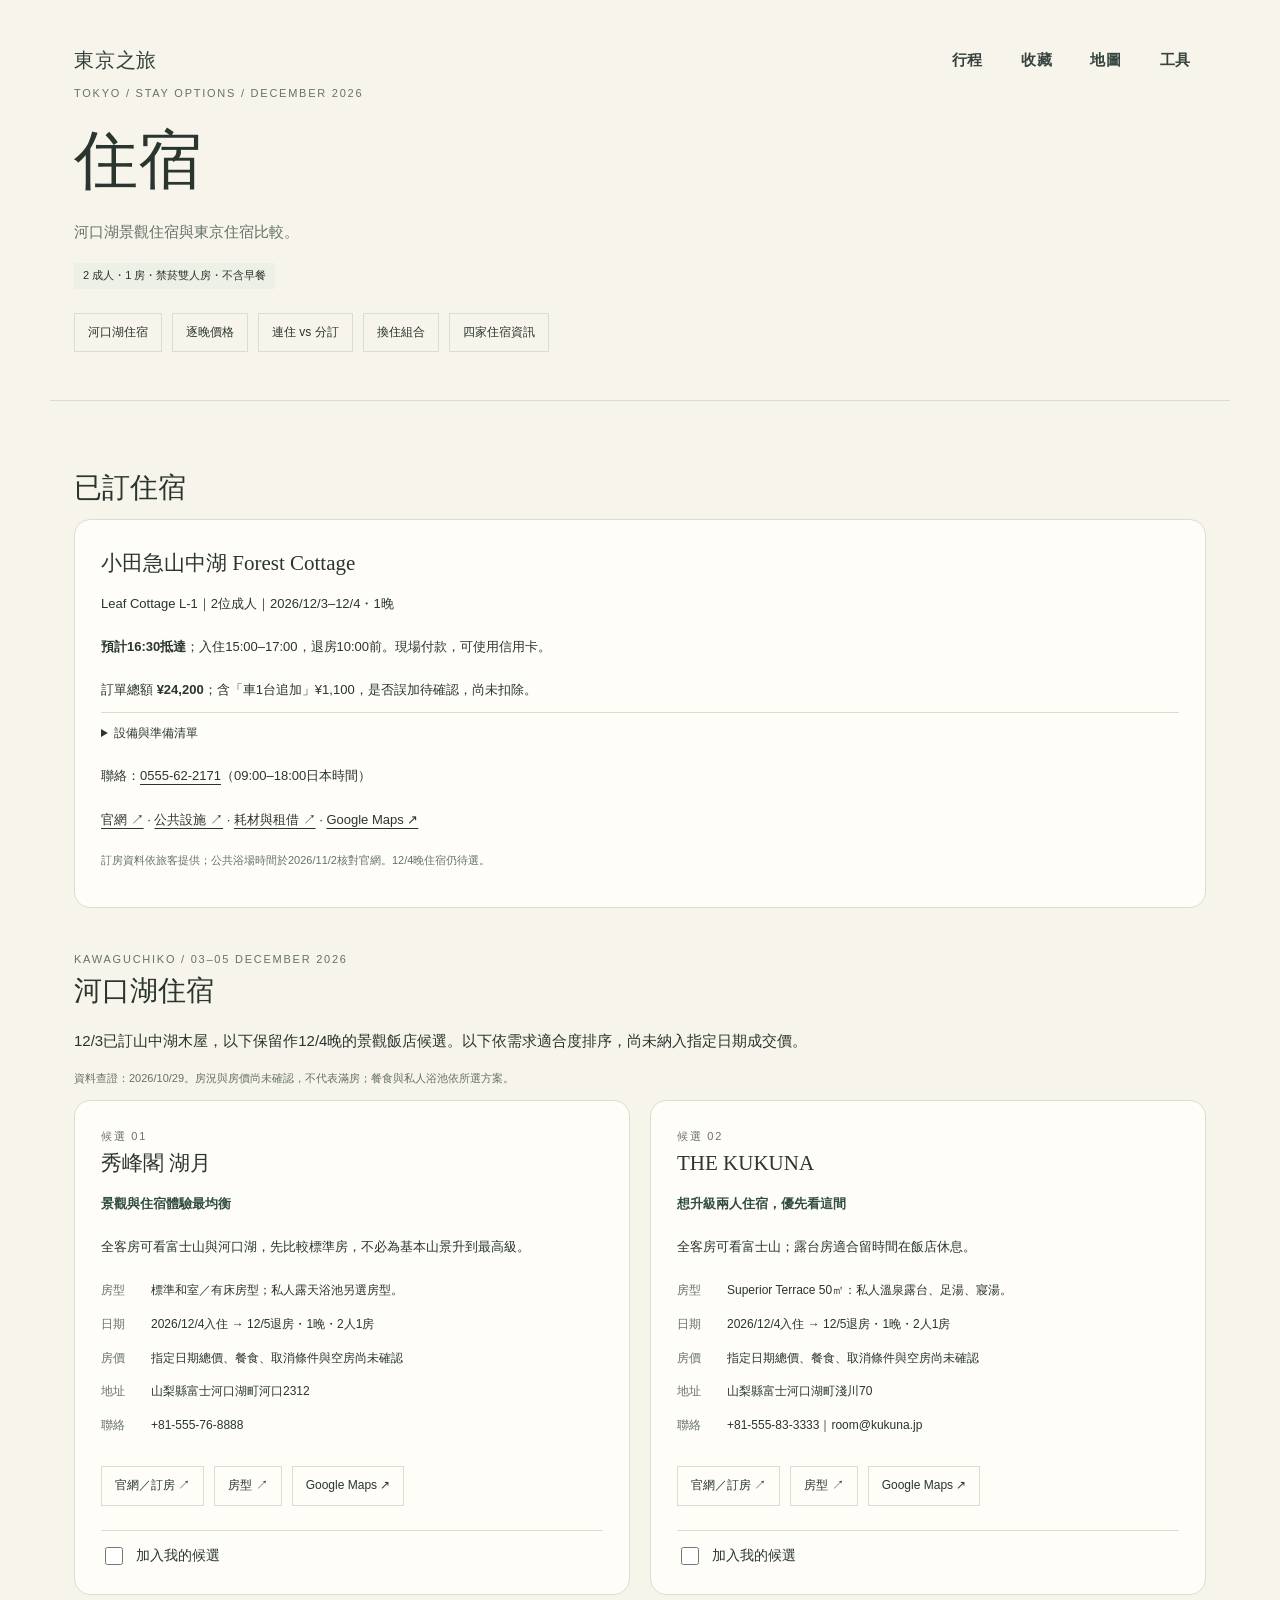
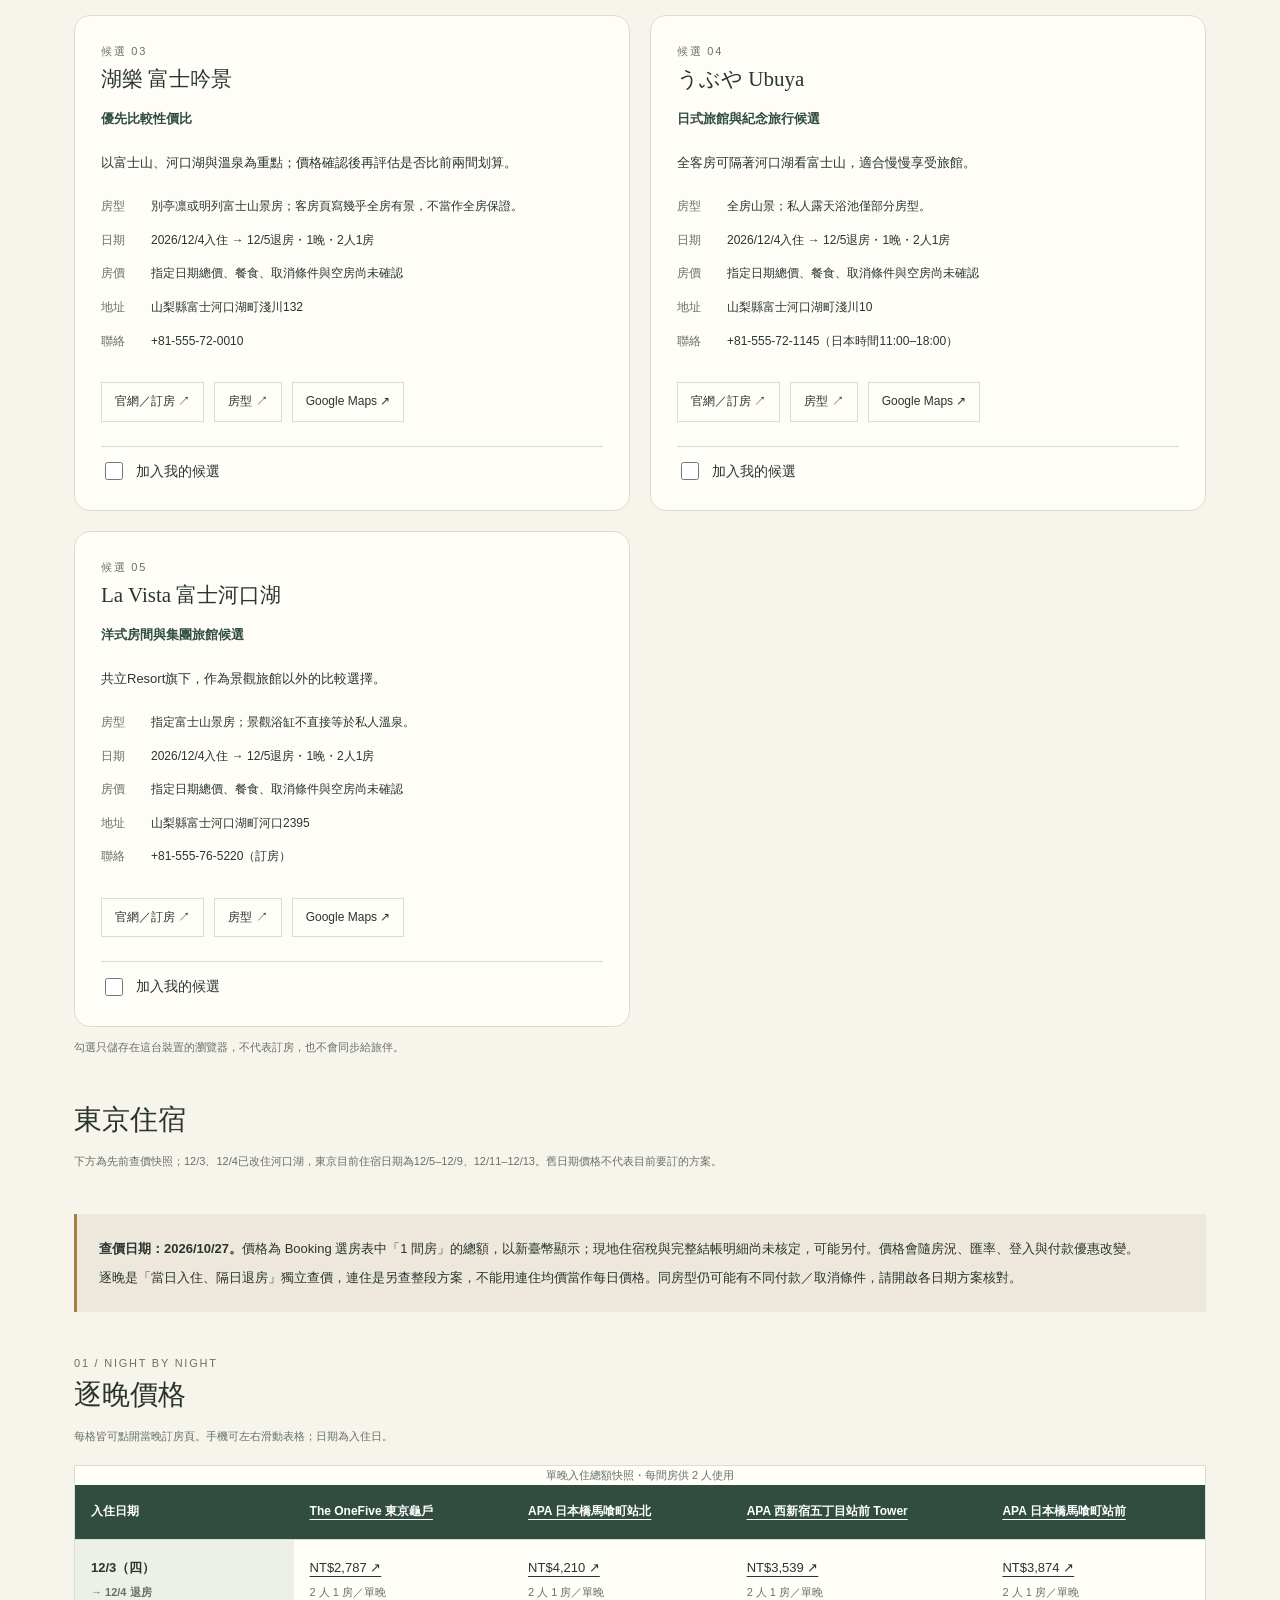
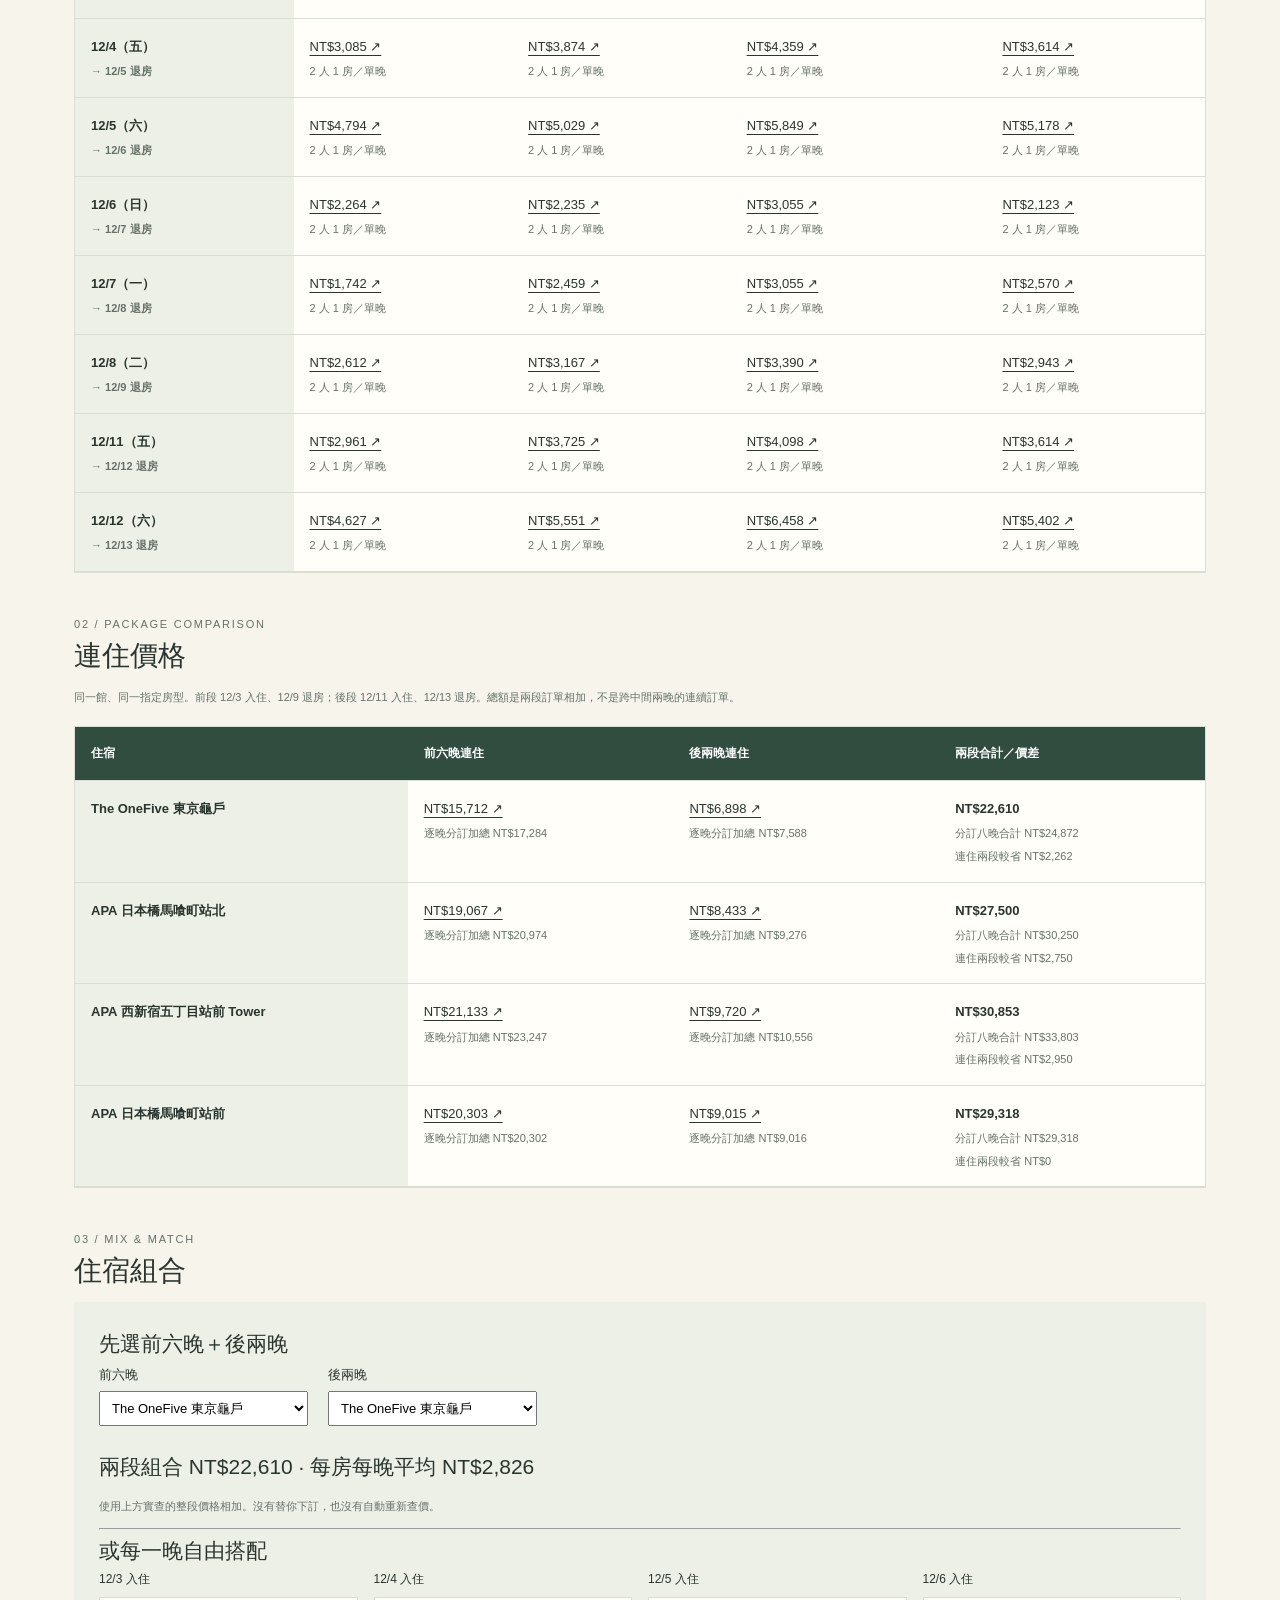
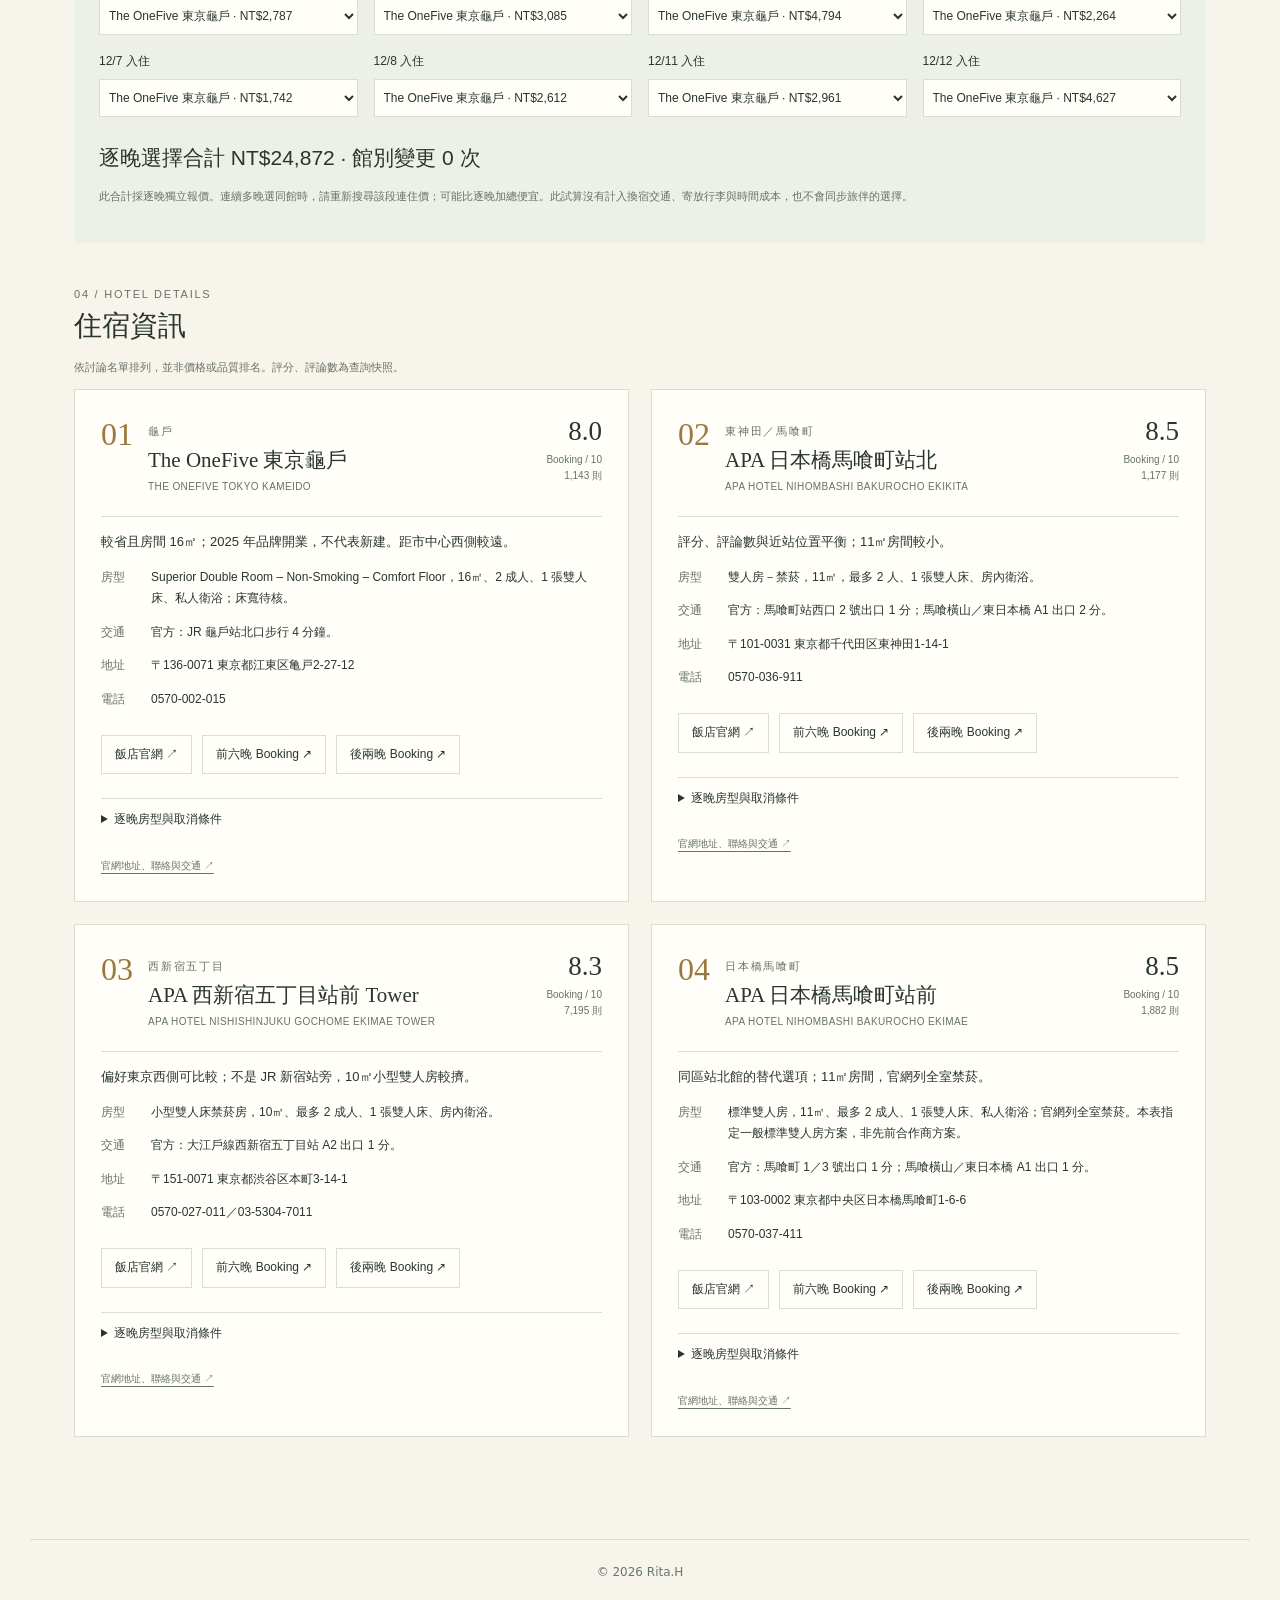
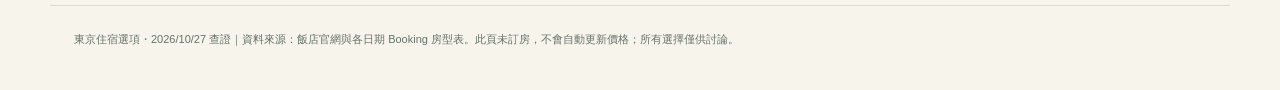
<file: stay.html>
<!doctype html><html lang="zh-Hant"><head><meta charset="utf-8"><meta name="viewport" content="width=device-width, initial-scale=1"><meta name="description" content="河口湖五家景觀住宿與東京住宿比較。"><title>住宿｜東京之旅</title><style>
:root{--bg:#f7f4ec;--ink:#29352e;--green:#314d40;--line:#d9ded2;--muted:#667268;--rust:#974d38}*{box-sizing:border-box}html{scroll-behavior:smooth}body{margin:0;background:var(--bg);color:var(--ink);font:15px/1.8 -apple-system,BlinkMacSystemFont,"PingFang TC","Microsoft JhengHei",sans-serif}main,header,footer{max-width:1180px;margin:auto;padding:24px}a{color:inherit;text-underline-offset:4px}a:focus-visible,summary:focus-visible,select:focus-visible{outline:3px solid #bd8d3c;outline-offset:3px}header{padding-top:36px;border-bottom:1px solid var(--line)}.eyebrow{font-size:11px;letter-spacing:.16em;color:var(--muted)}h1{font:500 clamp(36px,6vw,64px)/1.25 "Songti TC",serif;margin:17px 0}h2{font:500 28px/1.5 "Songti TC",serif;margin:0 0 10px}h3{font-size:21px;margin:3px 0;line-height:1.4}.intro{max-width:800px;color:var(--muted)}nav,.links{display:flex;gap:10px;flex-wrap:wrap;margin:24px 0}nav a,.links a{border:1px solid var(--line);padding:8px 13px;text-decoration:none;font-size:12px}.notice{border-left:3px solid #a77d40;background:#eee8dc;padding:18px 22px;font-size:13px;margin-bottom:35px}.notice p{margin:5px 0}section{margin:42px 0}.hint,small{color:var(--muted);font-size:11px}small{display:block;line-height:1.6;margin-top:5px}.table-wrap{overflow:auto;border:1px solid var(--line);background:#fffef9;margin-top:18px}table{border-collapse:collapse;width:100%;font-size:13px}th,td{padding:16px;vertical-align:top;text-align:left;border-bottom:1px solid var(--line);min-width:165px}thead th{background:var(--green);color:white;font-size:12px}tbody th{background:#edf0e7;min-width:140px}#daily tbody th{position:sticky;left:0;z-index:1}td a{white-space:nowrap;font-variant-numeric:tabular-nums}.cards{display:grid;grid-template-columns:1fr 1fr;gap:22px}article{background:#fffef9;border:1px solid var(--line);padding:26px;scroll-margin-top:20px}.card-top{display:flex;gap:15px;border-bottom:1px solid var(--line);padding-bottom:20px}.num{font:32px Georgia,serif;color:#9b783f}.english{font-size:10px;color:var(--muted);letter-spacing:.04em}.score{font:27px Georgia,serif;margin-left:auto;text-align:right;white-space:nowrap}.score small{font:10px/1.6 sans-serif}article p{font-size:13px}dl{font-size:12px;display:grid;grid-template-columns:42px 1fr;gap:12px 8px}dt{color:var(--muted)}dd{margin:0}summary{cursor:pointer;font-size:12px}details{border-top:1px solid var(--line);padding:10px 0}details p{font-size:11px}.terms{margin-top:18px}.sources{font-size:10px;display:flex;gap:12px;flex-wrap:wrap;margin-top:16px;color:var(--muted)}.planner{padding:25px;background:#edf0e7}.choices{display:grid;grid-template-columns:repeat(4,1fr);gap:16px}.choices label{font-size:12px}.choices select{display:block;width:100%;padding:10px 5px;margin-top:6px;border:1px solid var(--line);background:#fffef9;color:var(--ink);font:inherit}.total{font-size:21px;margin:22px 0 5px}.combo{display:flex;gap:20px;flex-wrap:wrap}.combo label{font-size:13px}.combo select{font:inherit;padding:8px;max-width:100%;display:block;margin-top:5px}.pill{font-size:11px;background:#edf0e7;display:inline-block;padding:3px 9px}footer{font-size:11px;color:var(--muted);border-top:1px solid var(--line);padding-bottom:40px}@media(max-width:760px){main,header,footer{padding:20px}.cards{grid-template-columns:1fr}article{padding:21px}.choices{grid-template-columns:1fr 1fr}th,td{min-width:150px;padding:13px}#daily tbody th{min-width:110px}.score{font-size:23px}h3{font-size:18px}.notice{padding:14px 16px}nav{gap:6px}nav a{padding:6px 9px}}@media print{body{background:white}header,main,footer{padding:0}nav,.planner,.links{display:none}.table-wrap{overflow:visible}table{font-size:8px}th,td{min-width:0!important;padding:7px}.cards{display:block}article{break-inside:avoid;margin-bottom:20px}*{-webkit-print-color-adjust:exact;print-color-adjust:exact}}
</style><style id="site-navigation-style">/* Shared, quiet navigation inspired by the trip reference. */
nav.site-nav{display:flex!important;align-items:center;justify-content:flex-start;gap:8px!important;flex-wrap:nowrap!important;overflow-x:auto;max-width:100%;width:100%;scrollbar-width:thin;padding:8px 0!important;margin:0!important;background:transparent;font-family:"Noto Sans TC","PingFang TC","Microsoft JhengHei",system-ui,sans-serif;font-style:normal;}
nav.site-nav a{display:inline-flex;align-items:center;justify-content:center;flex:0 0 auto;min-height:52px;padding:12px 23px!important;margin:0!important;border:0!important;border-radius:13px;background:transparent;color:#37443f!important;font-size:17px!important;font-weight:600!important;line-height:1.5;letter-spacing:.045em;text-decoration:none!important;white-space:nowrap;box-shadow:none;transition:background .16s,color .16s;}
nav.site-nav a:hover{background:#e3e7dc;color:#37443f!important;}
nav.site-nav a[aria-current="page"]{background:#5b7167!important;color:#fffdf7!important;}
nav.site-nav a:focus-visible{outline:2px solid #5b7167;outline-offset:3px;}
@media(max-width:700px){nav.site-nav{gap:5px!important;}nav.site-nav a{min-height:43px;padding:10px 14px!important;font-size:14px!important;border-radius:11px;}}
@media print{nav.site-nav{display:none!important;}}

.site-header{display:flex;align-items:center;justify-content:space-between;gap:24px;width:100%;min-width:0}.site-brand{flex:0 0 auto;color:#34423d;text-decoration:none;font:600 20px/1.5 "PingFang TC","Microsoft JhengHei",sans-serif;letter-spacing:.04em;white-space:nowrap}.site-header nav.site-nav{width:auto;max-width:calc(100% - 130px);margin-left:auto!important;justify-content:flex-end;padding:0!important}.site-header nav.site-nav a{padding:11px 15px!important;font-size:15px!important;min-height:48px}.top:has(.site-header){display:block}header:has(>.site-header){display:block}
@media(max-width:800px){.site-header{flex-wrap:wrap;gap:12px}.site-brand{font-size:18px}.site-header nav.site-nav{max-width:100%;width:100%;justify-content:flex-start}.site-header nav.site-nav a{padding:9px 12px!important;font-size:14px!important;min-height:42px}}

.site-header .site-brand{font-family:"Noto Sans TC","PingFang TC","Microsoft JhengHei",system-ui,sans-serif!important;font-size:20px!important;font-weight:600!important;font-style:normal!important;letter-spacing:.04em!important;line-height:1.5!important;text-decoration:none!important}

.site-header .site-brand{font-family:"Songti TC","Noto Serif TC","PMingLiU",serif!important;font-weight:500!important}h1,h2,h3{font-family:"Songti TC","Noto Serif TC","PMingLiU",serif!important;font-weight:500}
</style><style>.lake-grid{display:grid;grid-template-columns:repeat(2,minmax(0,1fr));gap:20px}.lake-card{display:flex;flex-direction:column;border:1px solid var(--line);border-radius:16px;padding:26px;background:#fffdf8;min-width:0}.lake-card p{margin:10px 0}.lake-card dd{overflow-wrap:anywhere}.lake-reason{color:var(--green);font-weight:600}.lake-card .links{margin-top:auto;padding-top:18px}.lake-choice{display:flex;align-items:center;gap:10px;font-size:14px;padding:12px 0 0;border-top:1px solid var(--line)}.lake-choice input{width:18px;height:18px;accent-color:var(--green)}@media(max-width:760px){.lake-grid{grid-template-columns:1fr}.lake-card{padding:21px}}</style></head><body><header><div class="site-header"><a class="site-brand" href="itinerary.html">東京之旅</a><nav class="site-nav" aria-label="網站頁面"><a href="itinerary.html">行程</a><a href="collections.html">收藏</a><a href="map.html">地圖</a><a href="tools.html">工具</a></nav></div><div class="eyebrow">TOKYO / STAY OPTIONS / DECEMBER 2026</div><h1>住宿</h1><p class="intro">河口湖景觀住宿與東京住宿比較。</p><span class="pill">2 成人・1 房・禁菸雙人房・不含早餐</span><nav aria-label="住宿內容"><a href="#kawaguchiko">河口湖住宿</a><a href="#daily">逐晚價格</a><a href="#packages">連住 vs 分訂</a><a href="#mix">換住組合</a><a href="#hotels">四家住宿資訊</a></nav></header><main><section id="forest-cottage"><h2>已訂住宿</h2><article class="lake-card"><h3>小田急山中湖 Forest Cottage</h3><p>Leaf Cottage L-1｜2位成人｜2026/12/3–12/4・1晚</p><p><strong>預計16:30抵達</strong>；入住15:00–17:00，退房10:00前。現場付款，可使用信用卡。</p><p>訂單總額 <strong>¥24,200</strong>；含「車1台追加」¥1,100，是否誤加待確認，尚未扣除。</p><details><summary>設備與準備清單</summary><p>房內有瓦斯暖氣、私人淋浴與免治廁所、熱水、吹風機及廚房；瓦斯爐、微波爐、冰箱、電鍋、鍋具、餐具可用。戶外有遮棚露台、BBQ烤爐、營火區與披薩窯，含一台車專用停車位（依提供方案）。</p><p>自備：浴巾毛巾、牙刷牙膏、洗沐用品、睡衣；晚餐早餐食材、飲水、調味料、油、烤網（約30×40cm）、木柴木炭、點火用品、耐熱手套、鋁箔紙及廚房紙巾。耗材現場價格與庫存以商店為準。</p><p>公共浴場目前公告09:00–11:00、15:00–18:00，報到時再確認。21:00後保持安靜、禁止車輛移動；不可使用音響，生火與風雪限制依場方指示。冬季部分共用設施停用，L-1自有衛浴與廚房。</p></details><p>聯絡：<a href="tel:+81555622171">0555-62-2171</a>（09:00–18:00日本時間）</p><p><a href="https://www.odakyu-forest.com/">官網 ↗</a> · <a href="https://www.odakyu-forest.com/clubhouse/">公共設施 ↗</a> · <a href="https://www.odakyu-forest.com/rental/">耗材與租借 ↗</a> · <a href="https://www.google.com/maps/search/?api=1&amp;query=小田急山中湖フォレストコテージ">Google Maps ↗</a></p><p class="hint">訂房資料依旅客提供；公共浴場時間於2026/11/2核對官網。12/4晚住宿仍待選。</p></article></section><section id="kawaguchiko"><div class="eyebrow">KAWAGUCHIKO / 03–05 DECEMBER 2026</div><h2>河口湖住宿</h2><p>12/3已訂山中湖木屋，以下保留作12/4晚的景觀飯店候選。以下依需求適合度排序，尚未納入指定日期成交價。</p><p class="hint">資料查證：2026/10/29。房況與房價尚未確認，不代表滿房；餐食與私人浴池依所選方案。</p><div class="lake-grid"><article class="lake-card"><div class="eyebrow">候選 01</div><h3>秀峰閣 湖月</h3><p class="lake-reason">景觀與住宿體驗最均衡</p><p>全客房可看富士山與河口湖，先比較標準房，不必為基本山景升到最高級。</p><dl><dt>房型</dt><dd>標準和室／有床房型；私人露天浴池另選房型。</dd><dt>日期</dt><dd>2026/12/4入住 → 12/5退房・1晚・2人1房</dd><dt>房價</dt><dd>指定日期總價、餐食、取消條件與空房尚未確認</dd><dt>地址</dt><dd>山梨縣富士河口湖町河口2312</dd><dt>聯絡</dt><dd>+81-555-76-8888</dd></dl><div class="links"><a href="https://www.kogetu.com/" target="_blank" rel="noopener noreferrer">官網／訂房 ↗</a><a href="https://www.kogetu.com/room" target="_blank" rel="noopener noreferrer">房型 ↗</a><a href="https://www.google.com/maps/search/?api=1&amp;query=%E7%A7%80%E5%B3%B0%E9%96%A3+%E6%B9%96%E6%9C%88+%E5%B1%B1%E6%A2%A8%E7%9C%8C%E5%AF%8C%E5%A3%AB%E6%B2%B3%E5%8F%A3%E6%B9%96%E7%94%BA%E6%B2%B3%E5%8F%A32312" target="_blank" rel="noopener noreferrer">Google Maps ↗</a></div><label class="lake-choice"><input type="checkbox" data-lake-choice="kogetsu"> 加入我的候選</label></article><article class="lake-card"><div class="eyebrow">候選 02</div><h3>THE KUKUNA</h3><p class="lake-reason">想升級兩人住宿，優先看這間</p><p>全客房可看富士山；露台房適合留時間在飯店休息。</p><dl><dt>房型</dt><dd>Superior Terrace 50㎡：私人溫泉露台、足湯、寢湯。</dd><dt>日期</dt><dd>2026/12/4入住 → 12/5退房・1晚・2人1房</dd><dt>房價</dt><dd>指定日期總價、餐食、取消條件與空房尚未確認</dd><dt>地址</dt><dd>山梨縣富士河口湖町淺川70</dd><dt>聯絡</dt><dd>+81-555-83-3333｜room@kukuna.jp</dd></dl><div class="links"><a href="https://kukuna.jp/" target="_blank" rel="noopener noreferrer">官網／訂房 ↗</a><a href="https://kukuna.jp/rooms/superiorterrace/" target="_blank" rel="noopener noreferrer">房型 ↗</a><a href="https://www.google.com/maps/search/?api=1&amp;query=THE+KUKUNA+%E5%B1%B1%E6%A2%A8%E7%9C%8C%E5%AF%8C%E5%A3%AB%E6%B2%B3%E5%8F%A3%E6%B9%96%E7%94%BA%E6%B7%BA%E5%B7%9D70" target="_blank" rel="noopener noreferrer">Google Maps ↗</a></div><label class="lake-choice"><input type="checkbox" data-lake-choice="kukuna"> 加入我的候選</label></article><article class="lake-card"><div class="eyebrow">候選 03</div><h3>湖樂 富士吟景</h3><p class="lake-reason">優先比較性價比</p><p>以富士山、河口湖與溫泉為重點；價格確認後再評估是否比前兩間划算。</p><dl><dt>房型</dt><dd>別亭凛或明列富士山景房；客房頁寫幾乎全房有景，不當作全房保證。</dd><dt>日期</dt><dd>2026/12/4入住 → 12/5退房・1晚・2人1房</dd><dt>房價</dt><dd>指定日期總價、餐食、取消條件與空房尚未確認</dd><dt>地址</dt><dd>山梨縣富士河口湖町淺川132</dd><dt>聯絡</dt><dd>+81-555-72-0010</dd></dl><div class="links"><a href="https://www.fujiginkei.jp/" target="_blank" rel="noopener noreferrer">官網／訂房 ↗</a><a href="https://www.fujiginkei.jp/guestrooms.html" target="_blank" rel="noopener noreferrer">房型 ↗</a><a href="https://www.google.com/maps/search/?api=1&amp;query=%E6%B9%96%E6%A8%82+%E5%AF%8C%E5%A3%AB%E5%90%9F%E6%99%AF+%E5%B1%B1%E6%A2%A8%E7%9C%8C%E5%AF%8C%E5%A3%AB%E6%B2%B3%E5%8F%A3%E6%B9%96%E7%94%BA%E6%B7%BA%E5%B7%9D132" target="_blank" rel="noopener noreferrer">Google Maps ↗</a></div><label class="lake-choice"><input type="checkbox" data-lake-choice="fujiginkei"> 加入我的候選</label></article><article class="lake-card"><div class="eyebrow">候選 04</div><h3>うぶや Ubuya</h3><p class="lake-reason">日式旅館與紀念旅行候選</p><p>全客房可隔著河口湖看富士山，適合慢慢享受旅館。</p><dl><dt>房型</dt><dd>全房山景；私人露天浴池僅部分房型。</dd><dt>日期</dt><dd>2026/12/4入住 → 12/5退房・1晚・2人1房</dd><dt>房價</dt><dd>指定日期總價、餐食、取消條件與空房尚未確認</dd><dt>地址</dt><dd>山梨縣富士河口湖町淺川10</dd><dt>聯絡</dt><dd>+81-555-72-1145（日本時間11:00–18:00）</dd></dl><div class="links"><a href="https://www.ubuya.co.jp/" target="_blank" rel="noopener noreferrer">官網／訂房 ↗</a><a href="https://www.ubuya.co.jp/room/" target="_blank" rel="noopener noreferrer">房型 ↗</a><a href="https://www.google.com/maps/search/?api=1&amp;query=%E3%81%86%E3%81%B6%E3%82%84+Ubuya+%E5%B1%B1%E6%A2%A8%E7%9C%8C%E5%AF%8C%E5%A3%AB%E6%B2%B3%E5%8F%A3%E6%B9%96%E7%94%BA%E6%B7%BA%E5%B7%9D10" target="_blank" rel="noopener noreferrer">Google Maps ↗</a></div><label class="lake-choice"><input type="checkbox" data-lake-choice="ubuya"> 加入我的候選</label></article><article class="lake-card"><div class="eyebrow">候選 05</div><h3>La Vista 富士河口湖</h3><p class="lake-reason">洋式房間與集團旅館候選</p><p>共立Resort旗下，作為景觀旅館以外的比較選擇。</p><dl><dt>房型</dt><dd>指定富士山景房；景觀浴缸不直接等於私人溫泉。</dd><dt>日期</dt><dd>2026/12/4入住 → 12/5退房・1晚・2人1房</dd><dt>房價</dt><dd>指定日期總價、餐食、取消條件與空房尚未確認</dd><dt>地址</dt><dd>山梨縣富士河口湖町河口2395</dd><dt>聯絡</dt><dd>+81-555-76-5220（訂房）</dd></dl><div class="links"><a href="https://dormy-hotels.com/resort/hotels/la_kawaguchiko/" target="_blank" rel="noopener noreferrer">官網／訂房 ↗</a><a href="https://dormy-hotels.com/resort/hotels/la_kawaguchiko/rooms/" target="_blank" rel="noopener noreferrer">房型 ↗</a><a href="https://www.google.com/maps/search/?api=1&amp;query=La+Vista+%E5%AF%8C%E5%A3%AB%E6%B2%B3%E5%8F%A3%E6%B9%96+%E5%B1%B1%E6%A2%A8%E7%9C%8C%E5%AF%8C%E5%A3%AB%E6%B2%B3%E5%8F%A3%E6%B9%96%E7%94%BA%E6%B2%B3%E5%8F%A32395" target="_blank" rel="noopener noreferrer">Google Maps ↗</a></div><label class="lake-choice"><input type="checkbox" data-lake-choice="lavista"> 加入我的候選</label></article></div><p class="hint" id="lake-save-status" role="status">勾選只儲存在這台裝置的瀏覽器，不代表訂房，也不會同步給旅伴。</p></section><section aria-label="東京住宿說明"><h2>東京住宿</h2><p class="hint">下方為先前查價快照；12/3、12/4已改住河口湖，東京目前住宿日期為12/5–12/9、12/11–12/13。舊日期價格不代表目前要訂的方案。</p></section><div class="notice"><p><b>查價日期：2026/10/27。</b>價格為 Booking 選房表中「1 間房」的總額，以新臺幣顯示；現地住宿稅與完整結帳明細尚未核定，可能另付。價格會隨房況、匯率、登入與付款優惠改變。</p><p>逐晚是「當日入住、隔日退房」獨立查價，連住是另查整段方案，不能用連住均價當作每日價格。同房型仍可能有不同付款／取消條件，請開啟各日期方案核對。</p></div><section id="daily"><div class="eyebrow">01 / NIGHT BY NIGHT</div><h2>逐晚價格</h2><p class="hint">每格皆可點開當晚訂房頁。手機可左右滑動表格；日期為入住日。</p><div class="table-wrap"><table><caption class="hint">單晚入住總額快照・每間房供 2 人使用</caption><thead><tr><th scope="col">入住日期</th><th scope="col"><a href="#onefive">The OneFive 東京龜戶</a></th><th scope="col"><a href="#apa-north">APA 日本橋馬喰町站北</a></th><th scope="col"><a href="#apa-west">APA 西新宿五丁目站前 Tower</a></th><th scope="col"><a href="#apa-front">APA 日本橋馬喰町站前</a></th></tr></thead><tbody><tr><th scope="row">12/3（四）<small>→ 12/4 退房</small></th><td class=""><a href="https://www.booking.com/hotel/jp/the-onefive-tokyo-kameido.zh-tw.html?checkin=2026-12-03&amp;checkout=2026-12-04&amp;group_adults=2&amp;no_rooms=1&amp;group_children=0&amp;selected_currency=TWD" target="_blank" rel="noopener noreferrer">NT$2,787 ↗</a><small>2 人 1 房／單晚</small></td><td class=""><a href="https://www.booking.com/hotel/jp/apa-hotel-nihombashi-eki-kita.zh-tw.html?checkin=2026-12-03&amp;checkout=2026-12-04&amp;group_adults=2&amp;no_rooms=1&amp;group_children=0&amp;selected_currency=TWD" target="_blank" rel="noopener noreferrer">NT$4,210 ↗</a><small>2 人 1 房／單晚</small></td><td class=""><a href="https://www.booking.com/hotel/jp/apa-tokyo-nishishinjuku-gochome-eki-tower.zh-tw.html?checkin=2026-12-03&amp;checkout=2026-12-04&amp;group_adults=2&amp;no_rooms=1&amp;group_children=0&amp;selected_currency=TWD" target="_blank" rel="noopener noreferrer">NT$3,539 ↗</a><small>2 人 1 房／單晚</small></td><td class=""><a href="https://www.booking.com/hotel/jp/apahotel-nihonbashi-bakurocho-ekimae.zh-tw.html?checkin=2026-12-03&amp;checkout=2026-12-04&amp;group_adults=2&amp;no_rooms=1&amp;group_children=0&amp;selected_currency=TWD" target="_blank" rel="noopener noreferrer">NT$3,874 ↗</a><small>2 人 1 房／單晚</small></td></tr><tr><th scope="row">12/4（五）<small>→ 12/5 退房</small></th><td class=""><a href="https://www.booking.com/hotel/jp/the-onefive-tokyo-kameido.zh-tw.html?checkin=2026-12-04&amp;checkout=2026-12-05&amp;group_adults=2&amp;no_rooms=1&amp;group_children=0&amp;selected_currency=TWD" target="_blank" rel="noopener noreferrer">NT$3,085 ↗</a><small>2 人 1 房／單晚</small></td><td class=""><a href="https://www.booking.com/hotel/jp/apa-hotel-nihombashi-eki-kita.zh-tw.html?checkin=2026-12-04&amp;checkout=2026-12-05&amp;group_adults=2&amp;no_rooms=1&amp;group_children=0&amp;selected_currency=TWD" target="_blank" rel="noopener noreferrer">NT$3,874 ↗</a><small>2 人 1 房／單晚</small></td><td class=""><a href="https://www.booking.com/hotel/jp/apa-tokyo-nishishinjuku-gochome-eki-tower.zh-tw.html?checkin=2026-12-04&amp;checkout=2026-12-05&amp;group_adults=2&amp;no_rooms=1&amp;group_children=0&amp;selected_currency=TWD" target="_blank" rel="noopener noreferrer">NT$4,359 ↗</a><small>2 人 1 房／單晚</small></td><td class=""><a href="https://www.booking.com/hotel/jp/apahotel-nihonbashi-bakurocho-ekimae.zh-tw.html?checkin=2026-12-04&amp;checkout=2026-12-05&amp;group_adults=2&amp;no_rooms=1&amp;group_children=0&amp;selected_currency=TWD" target="_blank" rel="noopener noreferrer">NT$3,614 ↗</a><small>2 人 1 房／單晚</small></td></tr><tr><th scope="row">12/5（六）<small>→ 12/6 退房</small></th><td class=""><a href="https://www.booking.com/hotel/jp/the-onefive-tokyo-kameido.zh-tw.html?checkin=2026-12-05&amp;checkout=2026-12-06&amp;group_adults=2&amp;no_rooms=1&amp;group_children=0&amp;selected_currency=TWD" target="_blank" rel="noopener noreferrer">NT$4,794 ↗</a><small>2 人 1 房／單晚</small></td><td class=""><a href="https://www.booking.com/hotel/jp/apa-hotel-nihombashi-eki-kita.zh-tw.html?checkin=2026-12-05&amp;checkout=2026-12-06&amp;group_adults=2&amp;no_rooms=1&amp;group_children=0&amp;selected_currency=TWD" target="_blank" rel="noopener noreferrer">NT$5,029 ↗</a><small>2 人 1 房／單晚</small></td><td class=""><a href="https://www.booking.com/hotel/jp/apa-tokyo-nishishinjuku-gochome-eki-tower.zh-tw.html?checkin=2026-12-05&amp;checkout=2026-12-06&amp;group_adults=2&amp;no_rooms=1&amp;group_children=0&amp;selected_currency=TWD" target="_blank" rel="noopener noreferrer">NT$5,849 ↗</a><small>2 人 1 房／單晚</small></td><td class=""><a href="https://www.booking.com/hotel/jp/apahotel-nihonbashi-bakurocho-ekimae.zh-tw.html?checkin=2026-12-05&amp;checkout=2026-12-06&amp;group_adults=2&amp;no_rooms=1&amp;group_children=0&amp;selected_currency=TWD" target="_blank" rel="noopener noreferrer">NT$5,178 ↗</a><small>2 人 1 房／單晚</small></td></tr><tr><th scope="row">12/6（日）<small>→ 12/7 退房</small></th><td class=""><a href="https://www.booking.com/hotel/jp/the-onefive-tokyo-kameido.zh-tw.html?checkin=2026-12-06&amp;checkout=2026-12-07&amp;group_adults=2&amp;no_rooms=1&amp;group_children=0&amp;selected_currency=TWD" target="_blank" rel="noopener noreferrer">NT$2,264 ↗</a><small>2 人 1 房／單晚</small></td><td class=""><a href="https://www.booking.com/hotel/jp/apa-hotel-nihombashi-eki-kita.zh-tw.html?checkin=2026-12-06&amp;checkout=2026-12-07&amp;group_adults=2&amp;no_rooms=1&amp;group_children=0&amp;selected_currency=TWD" target="_blank" rel="noopener noreferrer">NT$2,235 ↗</a><small>2 人 1 房／單晚</small></td><td class=""><a href="https://www.booking.com/hotel/jp/apa-tokyo-nishishinjuku-gochome-eki-tower.zh-tw.html?checkin=2026-12-06&amp;checkout=2026-12-07&amp;group_adults=2&amp;no_rooms=1&amp;group_children=0&amp;selected_currency=TWD" target="_blank" rel="noopener noreferrer">NT$3,055 ↗</a><small>2 人 1 房／單晚</small></td><td class=""><a href="https://www.booking.com/hotel/jp/apahotel-nihonbashi-bakurocho-ekimae.zh-tw.html?checkin=2026-12-06&amp;checkout=2026-12-07&amp;group_adults=2&amp;no_rooms=1&amp;group_children=0&amp;selected_currency=TWD" target="_blank" rel="noopener noreferrer">NT$2,123 ↗</a><small>2 人 1 房／單晚</small></td></tr><tr><th scope="row">12/7（一）<small>→ 12/8 退房</small></th><td class=""><a href="https://www.booking.com/hotel/jp/the-onefive-tokyo-kameido.zh-tw.html?checkin=2026-12-07&amp;checkout=2026-12-08&amp;group_adults=2&amp;no_rooms=1&amp;group_children=0&amp;selected_currency=TWD" target="_blank" rel="noopener noreferrer">NT$1,742 ↗</a><small>2 人 1 房／單晚</small></td><td class=""><a href="https://www.booking.com/hotel/jp/apa-hotel-nihombashi-eki-kita.zh-tw.html?checkin=2026-12-07&amp;checkout=2026-12-08&amp;group_adults=2&amp;no_rooms=1&amp;group_children=0&amp;selected_currency=TWD" target="_blank" rel="noopener noreferrer">NT$2,459 ↗</a><small>2 人 1 房／單晚</small></td><td class=""><a href="https://www.booking.com/hotel/jp/apa-tokyo-nishishinjuku-gochome-eki-tower.zh-tw.html?checkin=2026-12-07&amp;checkout=2026-12-08&amp;group_adults=2&amp;no_rooms=1&amp;group_children=0&amp;selected_currency=TWD" target="_blank" rel="noopener noreferrer">NT$3,055 ↗</a><small>2 人 1 房／單晚</small></td><td class=""><a href="https://www.booking.com/hotel/jp/apahotel-nihonbashi-bakurocho-ekimae.zh-tw.html?checkin=2026-12-07&amp;checkout=2026-12-08&amp;group_adults=2&amp;no_rooms=1&amp;group_children=0&amp;selected_currency=TWD" target="_blank" rel="noopener noreferrer">NT$2,570 ↗</a><small>2 人 1 房／單晚</small></td></tr><tr><th scope="row">12/8（二）<small>→ 12/9 退房</small></th><td class=""><a href="https://www.booking.com/hotel/jp/the-onefive-tokyo-kameido.zh-tw.html?checkin=2026-12-08&amp;checkout=2026-12-09&amp;group_adults=2&amp;no_rooms=1&amp;group_children=0&amp;selected_currency=TWD" target="_blank" rel="noopener noreferrer">NT$2,612 ↗</a><small>2 人 1 房／單晚</small></td><td class=""><a href="https://www.booking.com/hotel/jp/apa-hotel-nihombashi-eki-kita.zh-tw.html?checkin=2026-12-08&amp;checkout=2026-12-09&amp;group_adults=2&amp;no_rooms=1&amp;group_children=0&amp;selected_currency=TWD" target="_blank" rel="noopener noreferrer">NT$3,167 ↗</a><small>2 人 1 房／單晚</small></td><td class=""><a href="https://www.booking.com/hotel/jp/apa-tokyo-nishishinjuku-gochome-eki-tower.zh-tw.html?checkin=2026-12-08&amp;checkout=2026-12-09&amp;group_adults=2&amp;no_rooms=1&amp;group_children=0&amp;selected_currency=TWD" target="_blank" rel="noopener noreferrer">NT$3,390 ↗</a><small>2 人 1 房／單晚</small></td><td class=""><a href="https://www.booking.com/hotel/jp/apahotel-nihonbashi-bakurocho-ekimae.zh-tw.html?checkin=2026-12-08&amp;checkout=2026-12-09&amp;group_adults=2&amp;no_rooms=1&amp;group_children=0&amp;selected_currency=TWD" target="_blank" rel="noopener noreferrer">NT$2,943 ↗</a><small>2 人 1 房／單晚</small></td></tr><tr><th scope="row">12/11（五）<small>→ 12/12 退房</small></th><td class=""><a href="https://www.booking.com/hotel/jp/the-onefive-tokyo-kameido.zh-tw.html?checkin=2026-12-11&amp;checkout=2026-12-12&amp;group_adults=2&amp;no_rooms=1&amp;group_children=0&amp;selected_currency=TWD" target="_blank" rel="noopener noreferrer">NT$2,961 ↗</a><small>2 人 1 房／單晚</small></td><td class=""><a href="https://www.booking.com/hotel/jp/apa-hotel-nihombashi-eki-kita.zh-tw.html?checkin=2026-12-11&amp;checkout=2026-12-12&amp;group_adults=2&amp;no_rooms=1&amp;group_children=0&amp;selected_currency=TWD" target="_blank" rel="noopener noreferrer">NT$3,725 ↗</a><small>2 人 1 房／單晚</small></td><td class=""><a href="https://www.booking.com/hotel/jp/apa-tokyo-nishishinjuku-gochome-eki-tower.zh-tw.html?checkin=2026-12-11&amp;checkout=2026-12-12&amp;group_adults=2&amp;no_rooms=1&amp;group_children=0&amp;selected_currency=TWD" target="_blank" rel="noopener noreferrer">NT$4,098 ↗</a><small>2 人 1 房／單晚</small></td><td class=""><a href="https://www.booking.com/hotel/jp/apahotel-nihonbashi-bakurocho-ekimae.zh-tw.html?checkin=2026-12-11&amp;checkout=2026-12-12&amp;group_adults=2&amp;no_rooms=1&amp;group_children=0&amp;selected_currency=TWD" target="_blank" rel="noopener noreferrer">NT$3,614 ↗</a><small>2 人 1 房／單晚</small></td></tr><tr><th scope="row">12/12（六）<small>→ 12/13 退房</small></th><td class=""><a href="https://www.booking.com/hotel/jp/the-onefive-tokyo-kameido.zh-tw.html?checkin=2026-12-12&amp;checkout=2026-12-13&amp;group_adults=2&amp;no_rooms=1&amp;group_children=0&amp;selected_currency=TWD" target="_blank" rel="noopener noreferrer">NT$4,627 ↗</a><small>2 人 1 房／單晚</small></td><td class=""><a href="https://www.booking.com/hotel/jp/apa-hotel-nihombashi-eki-kita.zh-tw.html?checkin=2026-12-12&amp;checkout=2026-12-13&amp;group_adults=2&amp;no_rooms=1&amp;group_children=0&amp;selected_currency=TWD" target="_blank" rel="noopener noreferrer">NT$5,551 ↗</a><small>2 人 1 房／單晚</small></td><td class=""><a href="https://www.booking.com/hotel/jp/apa-tokyo-nishishinjuku-gochome-eki-tower.zh-tw.html?checkin=2026-12-12&amp;checkout=2026-12-13&amp;group_adults=2&amp;no_rooms=1&amp;group_children=0&amp;selected_currency=TWD" target="_blank" rel="noopener noreferrer">NT$6,458 ↗</a><small>2 人 1 房／單晚</small></td><td class=""><a href="https://www.booking.com/hotel/jp/apahotel-nihonbashi-bakurocho-ekimae.zh-tw.html?checkin=2026-12-12&amp;checkout=2026-12-13&amp;group_adults=2&amp;no_rooms=1&amp;group_children=0&amp;selected_currency=TWD" target="_blank" rel="noopener noreferrer">NT$5,402 ↗</a><small>2 人 1 房／單晚</small></td></tr></tbody></table></div></section><section id="packages"><div class="eyebrow">02 / PACKAGE COMPARISON</div><h2>連住價格</h2><p class="hint">同一館、同一指定房型。前段 12/3 入住、12/9 退房；後段 12/11 入住、12/13 退房。總額是兩段訂單相加，不是跨中間兩晚的連續訂單。</p><div class="table-wrap"><table><thead><tr><th>住宿</th><th>前六晚連住</th><th>後兩晚連住</th><th>兩段合計／價差</th></tr></thead><tbody><tr><th scope="row">The OneFive 東京龜戶</th><td><a href="https://www.booking.com/hotel/jp/the-onefive-tokyo-kameido.zh-tw.html?checkin=2026-12-03&amp;checkout=2026-12-09&amp;group_adults=2&amp;no_rooms=1&amp;group_children=0&amp;selected_currency=TWD" target="_blank" rel="noopener noreferrer">NT$15,712 ↗</a><small>逐晚分訂加總 NT$17,284</small></td><td><a href="https://www.booking.com/hotel/jp/the-onefive-tokyo-kameido.zh-tw.html?checkin=2026-12-11&amp;checkout=2026-12-13&amp;group_adults=2&amp;no_rooms=1&amp;group_children=0&amp;selected_currency=TWD" target="_blank" rel="noopener noreferrer">NT$6,898 ↗</a><small>逐晚分訂加總 NT$7,588</small></td><td><b>NT$22,610</b><small>分訂八晚合計 NT$24,872</small><small>連住兩段較省 NT$2,262</small></td></tr><tr><th scope="row">APA 日本橋馬喰町站北</th><td><a href="https://www.booking.com/hotel/jp/apa-hotel-nihombashi-eki-kita.zh-tw.html?checkin=2026-12-03&amp;checkout=2026-12-09&amp;group_adults=2&amp;no_rooms=1&amp;group_children=0&amp;selected_currency=TWD" target="_blank" rel="noopener noreferrer">NT$19,067 ↗</a><small>逐晚分訂加總 NT$20,974</small></td><td><a href="https://www.booking.com/hotel/jp/apa-hotel-nihombashi-eki-kita.zh-tw.html?checkin=2026-12-11&amp;checkout=2026-12-13&amp;group_adults=2&amp;no_rooms=1&amp;group_children=0&amp;selected_currency=TWD" target="_blank" rel="noopener noreferrer">NT$8,433 ↗</a><small>逐晚分訂加總 NT$9,276</small></td><td><b>NT$27,500</b><small>分訂八晚合計 NT$30,250</small><small>連住兩段較省 NT$2,750</small></td></tr><tr><th scope="row">APA 西新宿五丁目站前 Tower</th><td><a href="https://www.booking.com/hotel/jp/apa-tokyo-nishishinjuku-gochome-eki-tower.zh-tw.html?checkin=2026-12-03&amp;checkout=2026-12-09&amp;group_adults=2&amp;no_rooms=1&amp;group_children=0&amp;selected_currency=TWD" target="_blank" rel="noopener noreferrer">NT$21,133 ↗</a><small>逐晚分訂加總 NT$23,247</small></td><td><a href="https://www.booking.com/hotel/jp/apa-tokyo-nishishinjuku-gochome-eki-tower.zh-tw.html?checkin=2026-12-11&amp;checkout=2026-12-13&amp;group_adults=2&amp;no_rooms=1&amp;group_children=0&amp;selected_currency=TWD" target="_blank" rel="noopener noreferrer">NT$9,720 ↗</a><small>逐晚分訂加總 NT$10,556</small></td><td><b>NT$30,853</b><small>分訂八晚合計 NT$33,803</small><small>連住兩段較省 NT$2,950</small></td></tr><tr><th scope="row">APA 日本橋馬喰町站前</th><td><a href="https://www.booking.com/hotel/jp/apahotel-nihonbashi-bakurocho-ekimae.zh-tw.html?checkin=2026-12-03&amp;checkout=2026-12-09&amp;group_adults=2&amp;no_rooms=1&amp;group_children=0&amp;selected_currency=TWD" target="_blank" rel="noopener noreferrer">NT$20,303 ↗</a><small>逐晚分訂加總 NT$20,302</small></td><td><a href="https://www.booking.com/hotel/jp/apahotel-nihonbashi-bakurocho-ekimae.zh-tw.html?checkin=2026-12-11&amp;checkout=2026-12-13&amp;group_adults=2&amp;no_rooms=1&amp;group_children=0&amp;selected_currency=TWD" target="_blank" rel="noopener noreferrer">NT$9,015 ↗</a><small>逐晚分訂加總 NT$9,016</small></td><td><b>NT$29,318</b><small>分訂八晚合計 NT$29,318</small><small>連住兩段較省 NT$0</small></td></tr></tbody></table></div></section><section id="mix"><div class="eyebrow">03 / MIX & MATCH</div><h2>住宿組合</h2><div class="planner"><h3>先選前六晚＋後兩晚</h3><div class="combo"><label>前六晚<select id="frontChoice"></select></label><label>後兩晚<select id="backChoice"></select></label></div><p id="comboTotal" class="total" aria-live="polite"></p><p class="hint">使用上方實查的整段價格相加。沒有替你下訂，也沒有自動重新查價。</p><hr><h3>或每一晚自由搭配</h3><div id="choices" class="choices"></div><p id="total" class="total" aria-live="polite"></p><p class="hint">此合計採逐晚獨立報價。連續多晚選同館時，請重新搜尋該段連住價；可能比逐晚加總便宜。此試算沒有計入換宿交通、寄放行李與時間成本，也不會同步旅伴的選擇。</p></div></section><section id="hotels"><div class="eyebrow">04 / HOTEL DETAILS</div><h2>住宿資訊</h2><p class="hint">依討論名單排列，並非價格或品質排名。評分、評論數為查詢快照。</p><div class="cards"><article id="onefive"><div class="card-top"><span class="num">01</span><div><span class="eyebrow">龜戶</span><h3>The OneFive 東京龜戶</h3><div class="english">THE ONEFIVE TOKYO KAMEIDO</div></div><div class="score">8.0<small>Booking / 10<br>1,143 則</small></div></div><p>較省且房間 16㎡；2025 年品牌開業，不代表新建。距市中心西側較遠。</p><dl><dt>房型</dt><dd>Superior Double Room – Non-Smoking – Comfort Floor，16㎡、2 成人、1 張雙人床、私人衛浴；床寬待核。</dd><dt>交通</dt><dd>官方：JR 龜戶站北口步行 4 分鐘。</dd><dt>地址</dt><dd>〒136-0071 東京都江東区亀戸2-27-12</dd><dt>電話</dt><dd>0570-002-015</dd></dl><div class="links"><a href="https://onefivehotels.co.jp/hotels/theonefivetokyokameido" target="_blank" rel="noopener noreferrer">飯店官網 ↗</a><a href="https://www.booking.com/hotel/jp/the-onefive-tokyo-kameido.zh-tw.html?checkin=2026-12-03&amp;checkout=2026-12-09&amp;group_adults=2&amp;no_rooms=1&amp;group_children=0&amp;selected_currency=TWD" target="_blank" rel="noopener noreferrer">前六晚 Booking ↗</a><a href="https://www.booking.com/hotel/jp/the-onefive-tokyo-kameido.zh-tw.html?checkin=2026-12-11&amp;checkout=2026-12-13&amp;group_adults=2&amp;no_rooms=1&amp;group_children=0&amp;selected_currency=TWD" target="_blank" rel="noopener noreferrer">後兩晚 Booking ↗</a></div><details class="terms"><summary>逐晚房型與取消條件</summary><details><summary>12/3 單晚條款</summary><p>Superior Double Room - Non-Smoking - Comfort Floor；不含早餐。2026年12月2日前（不含當日）可免費取消。<a href="https://www.booking.com/hotel/jp/the-onefive-tokyo-kameido.zh-tw.html?checkin=2026-12-03&amp;checkout=2026-12-04&amp;group_adults=2&amp;no_rooms=1&amp;group_children=0&amp;selected_currency=TWD" target="_blank" rel="noopener noreferrer">查看當日方案 ↗</a></p></details><details><summary>12/4 單晚條款</summary><p>Superior Double Room - Non-Smoking - Comfort Floor；不含早餐。2026年12月3日前（不含當日）可免費取消。<a href="https://www.booking.com/hotel/jp/the-onefive-tokyo-kameido.zh-tw.html?checkin=2026-12-04&amp;checkout=2026-12-05&amp;group_adults=2&amp;no_rooms=1&amp;group_children=0&amp;selected_currency=TWD" target="_blank" rel="noopener noreferrer">查看當日方案 ↗</a></p></details><details><summary>12/5 單晚條款</summary><p>Superior Double Room - Non-Smoking - Comfort Floor；不含早餐。2026年12月4日前（不含當日）可免費取消。<a href="https://www.booking.com/hotel/jp/the-onefive-tokyo-kameido.zh-tw.html?checkin=2026-12-05&amp;checkout=2026-12-06&amp;group_adults=2&amp;no_rooms=1&amp;group_children=0&amp;selected_currency=TWD" target="_blank" rel="noopener noreferrer">查看當日方案 ↗</a></p></details><details><summary>12/6 單晚條款</summary><p>Superior Double Room - Non-Smoking - Comfort Floor；不含早餐。2026年12月5日前（不含當日）可免費取消。<a href="https://www.booking.com/hotel/jp/the-onefive-tokyo-kameido.zh-tw.html?checkin=2026-12-06&amp;checkout=2026-12-07&amp;group_adults=2&amp;no_rooms=1&amp;group_children=0&amp;selected_currency=TWD" target="_blank" rel="noopener noreferrer">查看當日方案 ↗</a></p></details><details><summary>12/7 單晚條款</summary><p>Superior Double Room - Non-Smoking - Comfort Floor；不含早餐。2026年12月6日前（不含當日）可免費取消。<a href="https://www.booking.com/hotel/jp/the-onefive-tokyo-kameido.zh-tw.html?checkin=2026-12-07&amp;checkout=2026-12-08&amp;group_adults=2&amp;no_rooms=1&amp;group_children=0&amp;selected_currency=TWD" target="_blank" rel="noopener noreferrer">查看當日方案 ↗</a></p></details><details><summary>12/8 單晚條款</summary><p>Superior Double Room - Non-Smoking - Comfort Floor；不含早餐。2026年12月7日前（不含當日）可免費取消。<a href="https://www.booking.com/hotel/jp/the-onefive-tokyo-kameido.zh-tw.html?checkin=2026-12-08&amp;checkout=2026-12-09&amp;group_adults=2&amp;no_rooms=1&amp;group_children=0&amp;selected_currency=TWD" target="_blank" rel="noopener noreferrer">查看當日方案 ↗</a></p></details><details><summary>12/11 單晚條款</summary><p>Superior Double Room - Non-Smoking - Comfort Floor；不含早餐。2026年12月10日前（不含當日）可免費取消。<a href="https://www.booking.com/hotel/jp/the-onefive-tokyo-kameido.zh-tw.html?checkin=2026-12-11&amp;checkout=2026-12-12&amp;group_adults=2&amp;no_rooms=1&amp;group_children=0&amp;selected_currency=TWD" target="_blank" rel="noopener noreferrer">查看當日方案 ↗</a></p></details><details><summary>12/12 單晚條款</summary><p>Superior Double Room - Non-Smoking - Comfort Floor；不含早餐。2026年12月11日前（不含當日）可免費取消。<a href="https://www.booking.com/hotel/jp/the-onefive-tokyo-kameido.zh-tw.html?checkin=2026-12-12&amp;checkout=2026-12-13&amp;group_adults=2&amp;no_rooms=1&amp;group_children=0&amp;selected_currency=TWD" target="_blank" rel="noopener noreferrer">查看當日方案 ↗</a></p></details></details><div class="sources"><a href="https://onefivehotels.co.jp/hotels/theonefivetokyokameido" target="_blank" rel="noopener noreferrer">官網地址、聯絡與交通 ↗</a></div></article><article id="apa-north"><div class="card-top"><span class="num">02</span><div><span class="eyebrow">東神田／馬喰町</span><h3>APA 日本橋馬喰町站北</h3><div class="english">APA HOTEL NIHOMBASHI BAKUROCHO EKIKITA</div></div><div class="score">8.5<small>Booking / 10<br>1,177 則</small></div></div><p>評分、評論數與近站位置平衡；11㎡房間較小。</p><dl><dt>房型</dt><dd>雙人房－禁菸，11㎡，最多 2 人、1 張雙人床、房內衛浴。</dd><dt>交通</dt><dd>官方：馬喰町站西口 2 號出口 1 分；馬喰橫山／東日本橋 A1 出口 2 分。</dd><dt>地址</dt><dd>〒101-0031 東京都千代田区東神田1-14-1</dd><dt>電話</dt><dd>0570-036-911</dd></dl><div class="links"><a href="https://www.apahotel.com/hotel/syutoken/tokyo/nihombashi_bakurocho-ekikita/" target="_blank" rel="noopener noreferrer">飯店官網 ↗</a><a href="https://www.booking.com/hotel/jp/apa-hotel-nihombashi-eki-kita.zh-tw.html?checkin=2026-12-03&amp;checkout=2026-12-09&amp;group_adults=2&amp;no_rooms=1&amp;group_children=0&amp;selected_currency=TWD" target="_blank" rel="noopener noreferrer">前六晚 Booking ↗</a><a href="https://www.booking.com/hotel/jp/apa-hotel-nihombashi-eki-kita.zh-tw.html?checkin=2026-12-11&amp;checkout=2026-12-13&amp;group_adults=2&amp;no_rooms=1&amp;group_children=0&amp;selected_currency=TWD" target="_blank" rel="noopener noreferrer">後兩晚 Booking ↗</a></div><details class="terms"><summary>逐晚房型與取消條件</summary><details><summary>12/3 單晚條款</summary><p>雙人房－禁菸；不含早餐。2026年12月2日前（不含當日）可免費取消。<a href="https://www.booking.com/hotel/jp/apa-hotel-nihombashi-eki-kita.zh-tw.html?checkin=2026-12-03&amp;checkout=2026-12-04&amp;group_adults=2&amp;no_rooms=1&amp;group_children=0&amp;selected_currency=TWD" target="_blank" rel="noopener noreferrer">查看當日方案 ↗</a></p></details><details><summary>12/4 單晚條款</summary><p>雙人房－禁菸；不含早餐。2026年12月3日前（不含當日）可免費取消。<a href="https://www.booking.com/hotel/jp/apa-hotel-nihombashi-eki-kita.zh-tw.html?checkin=2026-12-04&amp;checkout=2026-12-05&amp;group_adults=2&amp;no_rooms=1&amp;group_children=0&amp;selected_currency=TWD" target="_blank" rel="noopener noreferrer">查看當日方案 ↗</a></p></details><details><summary>12/5 單晚條款</summary><p>雙人房－禁菸；不含早餐。2026年12月4日前（不含當日）可免費取消。<a href="https://www.booking.com/hotel/jp/apa-hotel-nihombashi-eki-kita.zh-tw.html?checkin=2026-12-05&amp;checkout=2026-12-06&amp;group_adults=2&amp;no_rooms=1&amp;group_children=0&amp;selected_currency=TWD" target="_blank" rel="noopener noreferrer">查看當日方案 ↗</a></p></details><details><summary>12/6 單晚條款</summary><p>雙人房－禁菸；不含早餐。2026年12月5日前（不含當日）可免費取消。<a href="https://www.booking.com/hotel/jp/apa-hotel-nihombashi-eki-kita.zh-tw.html?checkin=2026-12-06&amp;checkout=2026-12-07&amp;group_adults=2&amp;no_rooms=1&amp;group_children=0&amp;selected_currency=TWD" target="_blank" rel="noopener noreferrer">查看當日方案 ↗</a></p></details><details><summary>12/7 單晚條款</summary><p>雙人房－禁菸；不含早餐。2026年12月6日前（不含當日）可免費取消。<a href="https://www.booking.com/hotel/jp/apa-hotel-nihombashi-eki-kita.zh-tw.html?checkin=2026-12-07&amp;checkout=2026-12-08&amp;group_adults=2&amp;no_rooms=1&amp;group_children=0&amp;selected_currency=TWD" target="_blank" rel="noopener noreferrer">查看當日方案 ↗</a></p></details><details><summary>12/8 單晚條款</summary><p>雙人房－禁菸；不含早餐。2026年12月7日前（不含當日）可免費取消。<a href="https://www.booking.com/hotel/jp/apa-hotel-nihombashi-eki-kita.zh-tw.html?checkin=2026-12-08&amp;checkout=2026-12-09&amp;group_adults=2&amp;no_rooms=1&amp;group_children=0&amp;selected_currency=TWD" target="_blank" rel="noopener noreferrer">查看當日方案 ↗</a></p></details><details><summary>12/11 單晚條款</summary><p>雙人房－禁菸；不含早餐。2026年12月10日前（不含當日）可免費取消。<a href="https://www.booking.com/hotel/jp/apa-hotel-nihombashi-eki-kita.zh-tw.html?checkin=2026-12-11&amp;checkout=2026-12-12&amp;group_adults=2&amp;no_rooms=1&amp;group_children=0&amp;selected_currency=TWD" target="_blank" rel="noopener noreferrer">查看當日方案 ↗</a></p></details><details><summary>12/12 單晚條款</summary><p>雙人房－禁菸；不含早餐。2026年12月11日前（不含當日）可免費取消。<a href="https://www.booking.com/hotel/jp/apa-hotel-nihombashi-eki-kita.zh-tw.html?checkin=2026-12-12&amp;checkout=2026-12-13&amp;group_adults=2&amp;no_rooms=1&amp;group_children=0&amp;selected_currency=TWD" target="_blank" rel="noopener noreferrer">查看當日方案 ↗</a></p></details></details><div class="sources"><a href="https://www.apahotel.com/hotel/syutoken/tokyo/nihombashi_bakurocho-ekikita/" target="_blank" rel="noopener noreferrer">官網地址、聯絡與交通 ↗</a></div></article><article id="apa-west"><div class="card-top"><span class="num">03</span><div><span class="eyebrow">西新宿五丁目</span><h3>APA 西新宿五丁目站前 Tower</h3><div class="english">APA HOTEL NISHISHINJUKU GOCHOME EKIMAE TOWER</div></div><div class="score">8.3<small>Booking / 10<br>7,195 則</small></div></div><p>偏好東京西側可比較；不是 JR 新宿站旁，10㎡小型雙人房較擠。</p><dl><dt>房型</dt><dd>小型雙人床禁菸房，10㎡、最多 2 成人、1 張雙人床、房內衛浴。</dd><dt>交通</dt><dd>官方：大江戶線西新宿五丁目站 A2 出口 1 分。</dd><dt>地址</dt><dd>〒151-0071 東京都渋谷区本町3-14-1</dd><dt>電話</dt><dd>0570-027-011／03-5304-7011</dd></dl><div class="links"><a href="https://www.apahotel.com/resort/nishishinjuku-tower/" target="_blank" rel="noopener noreferrer">飯店官網 ↗</a><a href="https://www.booking.com/hotel/jp/apa-tokyo-nishishinjuku-gochome-eki-tower.zh-tw.html?checkin=2026-12-03&amp;checkout=2026-12-09&amp;group_adults=2&amp;no_rooms=1&amp;group_children=0&amp;selected_currency=TWD" target="_blank" rel="noopener noreferrer">前六晚 Booking ↗</a><a href="https://www.booking.com/hotel/jp/apa-tokyo-nishishinjuku-gochome-eki-tower.zh-tw.html?checkin=2026-12-11&amp;checkout=2026-12-13&amp;group_adults=2&amp;no_rooms=1&amp;group_children=0&amp;selected_currency=TWD" target="_blank" rel="noopener noreferrer">後兩晚 Booking ↗</a></div><details class="terms"><summary>逐晚房型與取消條件</summary><details><summary>12/3 單晚條款</summary><p>雙人房（小型雙人床）－禁菸；不含早餐。2026年12月2日前（不含當日）可免費取消。<a href="https://www.booking.com/hotel/jp/apa-tokyo-nishishinjuku-gochome-eki-tower.zh-tw.html?checkin=2026-12-03&amp;checkout=2026-12-04&amp;group_adults=2&amp;no_rooms=1&amp;group_children=0&amp;selected_currency=TWD" target="_blank" rel="noopener noreferrer">查看當日方案 ↗</a></p></details><details><summary>12/4 單晚條款</summary><p>雙人房（小型雙人床）－禁菸；不含早餐。2026年12月3日前（不含當日）可免費取消。<a href="https://www.booking.com/hotel/jp/apa-tokyo-nishishinjuku-gochome-eki-tower.zh-tw.html?checkin=2026-12-04&amp;checkout=2026-12-05&amp;group_adults=2&amp;no_rooms=1&amp;group_children=0&amp;selected_currency=TWD" target="_blank" rel="noopener noreferrer">查看當日方案 ↗</a></p></details><details><summary>12/5 單晚條款</summary><p>雙人房（小型雙人床）－禁菸；不含早餐。2026年12月4日前（不含當日）可免費取消。<a href="https://www.booking.com/hotel/jp/apa-tokyo-nishishinjuku-gochome-eki-tower.zh-tw.html?checkin=2026-12-05&amp;checkout=2026-12-06&amp;group_adults=2&amp;no_rooms=1&amp;group_children=0&amp;selected_currency=TWD" target="_blank" rel="noopener noreferrer">查看當日方案 ↗</a></p></details><details><summary>12/6 單晚條款</summary><p>雙人房（小型雙人床）－禁菸；不含早餐。2026年12月5日前（不含當日）可免費取消。<a href="https://www.booking.com/hotel/jp/apa-tokyo-nishishinjuku-gochome-eki-tower.zh-tw.html?checkin=2026-12-06&amp;checkout=2026-12-07&amp;group_adults=2&amp;no_rooms=1&amp;group_children=0&amp;selected_currency=TWD" target="_blank" rel="noopener noreferrer">查看當日方案 ↗</a></p></details><details><summary>12/7 單晚條款</summary><p>雙人房（小型雙人床）－禁菸；不含早餐。2026年12月6日前（不含當日）可免費取消。<a href="https://www.booking.com/hotel/jp/apa-tokyo-nishishinjuku-gochome-eki-tower.zh-tw.html?checkin=2026-12-07&amp;checkout=2026-12-08&amp;group_adults=2&amp;no_rooms=1&amp;group_children=0&amp;selected_currency=TWD" target="_blank" rel="noopener noreferrer">查看當日方案 ↗</a></p></details><details><summary>12/8 單晚條款</summary><p>雙人房（小型雙人床）－禁菸；不含早餐。2026年12月7日前（不含當日）可免費取消。<a href="https://www.booking.com/hotel/jp/apa-tokyo-nishishinjuku-gochome-eki-tower.zh-tw.html?checkin=2026-12-08&amp;checkout=2026-12-09&amp;group_adults=2&amp;no_rooms=1&amp;group_children=0&amp;selected_currency=TWD" target="_blank" rel="noopener noreferrer">查看當日方案 ↗</a></p></details><details><summary>12/11 單晚條款</summary><p>雙人房（小型雙人床）－禁菸；不含早餐。2026年12月10日前（不含當日）可免費取消。<a href="https://www.booking.com/hotel/jp/apa-tokyo-nishishinjuku-gochome-eki-tower.zh-tw.html?checkin=2026-12-11&amp;checkout=2026-12-12&amp;group_adults=2&amp;no_rooms=1&amp;group_children=0&amp;selected_currency=TWD" target="_blank" rel="noopener noreferrer">查看當日方案 ↗</a></p></details><details><summary>12/12 單晚條款</summary><p>雙人房（小型雙人床）－禁菸；不含早餐。取消期限未完整讀取，請開啟當日方案核對。<a href="https://www.booking.com/hotel/jp/apa-tokyo-nishishinjuku-gochome-eki-tower.zh-tw.html?checkin=2026-12-12&amp;checkout=2026-12-13&amp;group_adults=2&amp;no_rooms=1&amp;group_children=0&amp;selected_currency=TWD" target="_blank" rel="noopener noreferrer">查看當日方案 ↗</a></p></details></details><div class="sources"><a href="https://www.apahotel.com/resort/nishishinjuku-tower/" target="_blank" rel="noopener noreferrer">官網地址、聯絡與交通 ↗</a></div></article><article id="apa-front"><div class="card-top"><span class="num">04</span><div><span class="eyebrow">日本橋馬喰町</span><h3>APA 日本橋馬喰町站前</h3><div class="english">APA HOTEL NIHOMBASHI BAKUROCHO EKIMAE</div></div><div class="score">8.5<small>Booking / 10<br>1,882 則</small></div></div><p>同區站北館的替代選項；11㎡房間，官網列全室禁菸。</p><dl><dt>房型</dt><dd>標準雙人房，11㎡、最多 2 成人、1 張雙人床、私人衛浴；官網列全室禁菸。本表指定一般標準雙人房方案，非先前合作商方案。</dd><dt>交通</dt><dd>官方：馬喰町 1／3 號出口 1 分；馬喰橫山／東日本橋 A1 出口 1 分。</dd><dt>地址</dt><dd>〒103-0002 東京都中央区日本橋馬喰町1-6-6</dd><dt>電話</dt><dd>0570-037-411</dd></dl><div class="links"><a href="https://www.apahotel.com/hotel/syutoken/tokyo/nihombashi-bakurocho-ekimae/" target="_blank" rel="noopener noreferrer">飯店官網 ↗</a><a href="https://www.booking.com/hotel/jp/apahotel-nihonbashi-bakurocho-ekimae.zh-tw.html?checkin=2026-12-03&amp;checkout=2026-12-09&amp;group_adults=2&amp;no_rooms=1&amp;group_children=0&amp;selected_currency=TWD" target="_blank" rel="noopener noreferrer">前六晚 Booking ↗</a><a href="https://www.booking.com/hotel/jp/apahotel-nihonbashi-bakurocho-ekimae.zh-tw.html?checkin=2026-12-11&amp;checkout=2026-12-13&amp;group_adults=2&amp;no_rooms=1&amp;group_children=0&amp;selected_currency=TWD" target="_blank" rel="noopener noreferrer">後兩晚 Booking ↗</a></div><details class="terms"><summary>逐晚房型與取消條件</summary><details><summary>12/3 單晚條款</summary><p>標準雙人房；不含早餐。2026年12月2日前（不含當日）可免費取消。<a href="https://www.booking.com/hotel/jp/apahotel-nihonbashi-bakurocho-ekimae.zh-tw.html?checkin=2026-12-03&amp;checkout=2026-12-04&amp;group_adults=2&amp;no_rooms=1&amp;group_children=0&amp;selected_currency=TWD" target="_blank" rel="noopener noreferrer">查看當日方案 ↗</a></p></details><details><summary>12/4 單晚條款</summary><p>標準雙人房；不含早餐。2026年12月3日前（不含當日）可免費取消。<a href="https://www.booking.com/hotel/jp/apahotel-nihonbashi-bakurocho-ekimae.zh-tw.html?checkin=2026-12-04&amp;checkout=2026-12-05&amp;group_adults=2&amp;no_rooms=1&amp;group_children=0&amp;selected_currency=TWD" target="_blank" rel="noopener noreferrer">查看當日方案 ↗</a></p></details><details><summary>12/5 單晚條款</summary><p>標準雙人房；不含早餐。2026年12月4日前（不含當日）可免費取消。<a href="https://www.booking.com/hotel/jp/apahotel-nihonbashi-bakurocho-ekimae.zh-tw.html?checkin=2026-12-05&amp;checkout=2026-12-06&amp;group_adults=2&amp;no_rooms=1&amp;group_children=0&amp;selected_currency=TWD" target="_blank" rel="noopener noreferrer">查看當日方案 ↗</a></p></details><details><summary>12/6 單晚條款</summary><p>標準雙人房；不含早餐。2026年12月5日前（不含當日）可免費取消。<a href="https://www.booking.com/hotel/jp/apahotel-nihonbashi-bakurocho-ekimae.zh-tw.html?checkin=2026-12-06&amp;checkout=2026-12-07&amp;group_adults=2&amp;no_rooms=1&amp;group_children=0&amp;selected_currency=TWD" target="_blank" rel="noopener noreferrer">查看當日方案 ↗</a></p></details><details><summary>12/7 單晚條款</summary><p>標準雙人房；不含早餐。2026年12月6日前（不含當日）可免費取消。<a href="https://www.booking.com/hotel/jp/apahotel-nihonbashi-bakurocho-ekimae.zh-tw.html?checkin=2026-12-07&amp;checkout=2026-12-08&amp;group_adults=2&amp;no_rooms=1&amp;group_children=0&amp;selected_currency=TWD" target="_blank" rel="noopener noreferrer">查看當日方案 ↗</a></p></details><details><summary>12/8 單晚條款</summary><p>標準雙人房；不含早餐。2026年12月7日前（不含當日）可免費取消。<a href="https://www.booking.com/hotel/jp/apahotel-nihonbashi-bakurocho-ekimae.zh-tw.html?checkin=2026-12-08&amp;checkout=2026-12-09&amp;group_adults=2&amp;no_rooms=1&amp;group_children=0&amp;selected_currency=TWD" target="_blank" rel="noopener noreferrer">查看當日方案 ↗</a></p></details><details><summary>12/11 單晚條款</summary><p>標準雙人房；不含早餐。2026年12月10日前（不含當日）可免費取消。<a href="https://www.booking.com/hotel/jp/apahotel-nihonbashi-bakurocho-ekimae.zh-tw.html?checkin=2026-12-11&amp;checkout=2026-12-12&amp;group_adults=2&amp;no_rooms=1&amp;group_children=0&amp;selected_currency=TWD" target="_blank" rel="noopener noreferrer">查看當日方案 ↗</a></p></details><details><summary>12/12 單晚條款</summary><p>標準雙人房；不含早餐。2026年12月11日前（不含當日）可免費取消。<a href="https://www.booking.com/hotel/jp/apahotel-nihonbashi-bakurocho-ekimae.zh-tw.html?checkin=2026-12-12&amp;checkout=2026-12-13&amp;group_adults=2&amp;no_rooms=1&amp;group_children=0&amp;selected_currency=TWD" target="_blank" rel="noopener noreferrer">查看當日方案 ↗</a></p></details></details><div class="sources"><a href="https://www.apahotel.com/hotel/syutoken/tokyo/nihombashi-bakurocho-ekimae/" target="_blank" rel="noopener noreferrer">官網地址、聯絡與交通 ↗</a></div></article></div></section></main><footer class="rita-copyright" style="max-width:1220px;margin:36px auto 0;padding:22px 24px;text-align:center;border-top:1px solid #d8dfd2;color:#68766f;font:12px/1.8 system-ui,sans-serif"><span>© 2026 Rita.H</span></footer><footer>東京住宿選項・2026/10/27 查證｜資料來源：飯店官網與各日期 Booking 房型表。此頁未訂房，不會自動更新價格；所有選擇僅供討論。</footer><script id="data" type="application/json">{"hotels": [{"id": "onefive", "name": "The OneFive 東京龜戶"}, {"id": "apa-north", "name": "APA 日本橋馬喰町站北"}, {"id": "apa-west", "name": "APA 西新宿五丁目站前 Tower"}, {"id": "apa-front", "name": "APA 日本橋馬喰町站前"}], "nightly": [{"hotel": "onefive", "day": 3, "price": 2787, "url": "https://www.booking.com/hotel/jp/the-onefive-tokyo-kameido.zh-tw.html?checkin=2026-12-03&checkout=2026-12-04&group_adults=2&no_rooms=1&group_children=0&selected_currency=TWD", "room": "Superior Double Room - Non-Smoking - Comfort Floor", "cancel": "2026年12月2日前（不含當日）可", "breakfast": false}, {"hotel": "onefive", "day": 4, "price": 3085, "url": "https://www.booking.com/hotel/jp/the-onefive-tokyo-kameido.zh-tw.html?checkin=2026-12-04&checkout=2026-12-05&group_adults=2&no_rooms=1&group_children=0&selected_currency=TWD", "room": "Superior Double Room - Non-Smoking - Comfort Floor", "cancel": "2026年12月3日前（不含當日）可", "breakfast": false}, {"hotel": "onefive", "day": 5, "price": 4794, "url": "https://www.booking.com/hotel/jp/the-onefive-tokyo-kameido.zh-tw.html?checkin=2026-12-05&checkout=2026-12-06&group_adults=2&no_rooms=1&group_children=0&selected_currency=TWD", "room": "Superior Double Room - Non-Smoking - Comfort Floor", "cancel": "2026年12月4日前（不含當日）可", "breakfast": false}, {"hotel": "onefive", "day": 6, "price": 2264, "url": "https://www.booking.com/hotel/jp/the-onefive-tokyo-kameido.zh-tw.html?checkin=2026-12-06&checkout=2026-12-07&group_adults=2&no_rooms=1&group_children=0&selected_currency=TWD", "room": "Superior Double Room - Non-Smoking - Comfort Floor", "cancel": "2026年12月5日前（不含當日）可", "breakfast": false}, {"hotel": "onefive", "day": 7, "price": 1742, "url": "https://www.booking.com/hotel/jp/the-onefive-tokyo-kameido.zh-tw.html?checkin=2026-12-07&checkout=2026-12-08&group_adults=2&no_rooms=1&group_children=0&selected_currency=TWD", "room": "Superior Double Room - Non-Smoking - Comfort Floor", "cancel": "2026年12月6日前（不含當日）可", "breakfast": false}, {"hotel": "onefive", "day": 8, "price": 2612, "url": "https://www.booking.com/hotel/jp/the-onefive-tokyo-kameido.zh-tw.html?checkin=2026-12-08&checkout=2026-12-09&group_adults=2&no_rooms=1&group_children=0&selected_currency=TWD", "room": "Superior Double Room - Non-Smoking - Comfort Floor", "cancel": "2026年12月7日前（不含當日）可", "breakfast": false}, {"hotel": "onefive", "day": 11, "price": 2961, "url": "https://www.booking.com/hotel/jp/the-onefive-tokyo-kameido.zh-tw.html?checkin=2026-12-11&checkout=2026-12-12&group_adults=2&no_rooms=1&group_children=0&selected_currency=TWD", "room": "Superior Double Room - Non-Smoking - Comfort Floor", "cancel": "2026年12月10日前（不含當日）可", "breakfast": false}, {"hotel": "onefive", "day": 12, "price": 4627, "url": "https://www.booking.com/hotel/jp/the-onefive-tokyo-kameido.zh-tw.html?checkin=2026-12-12&checkout=2026-12-13&group_adults=2&no_rooms=1&group_children=0&selected_currency=TWD", "room": "Superior Double Room - Non-Smoking - Comfort Floor", "cancel": "2026年12月11日前（不含當日）可", "breakfast": false}, {"hotel": "apa-north", "day": 3, "price": 4210, "url": "https://www.booking.com/hotel/jp/apa-hotel-nihombashi-eki-kita.zh-tw.html?checkin=2026-12-03&checkout=2026-12-04&group_adults=2&no_rooms=1&group_children=0&selected_currency=TWD", "room": "雙人房－禁菸", "cancel": "2026年12月2日前（不含當日）可", "breakfast": false}, {"hotel": "apa-north", "day": 4, "price": 3874, "url": "https://www.booking.com/hotel/jp/apa-hotel-nihombashi-eki-kita.zh-tw.html?checkin=2026-12-04&checkout=2026-12-05&group_adults=2&no_rooms=1&group_children=0&selected_currency=TWD", "room": "雙人房－禁菸", "cancel": "2026年12月3日前（不含當日）可", "breakfast": false}, {"hotel": "apa-north", "day": 5, "price": 5029, "url": "https://www.booking.com/hotel/jp/apa-hotel-nihombashi-eki-kita.zh-tw.html?checkin=2026-12-05&checkout=2026-12-06&group_adults=2&no_rooms=1&group_children=0&selected_currency=TWD", "room": "雙人房－禁菸", "cancel": "2026年12月4日前（不含當日）可", "breakfast": false}, {"hotel": "apa-north", "day": 6, "price": 2235, "url": "https://www.booking.com/hotel/jp/apa-hotel-nihombashi-eki-kita.zh-tw.html?checkin=2026-12-06&checkout=2026-12-07&group_adults=2&no_rooms=1&group_children=0&selected_currency=TWD", "room": "雙人房－禁菸", "cancel": "2026年12月5日前（不含當日）可", "breakfast": false}, {"hotel": "apa-north", "day": 7, "price": 2459, "url": "https://www.booking.com/hotel/jp/apa-hotel-nihombashi-eki-kita.zh-tw.html?checkin=2026-12-07&checkout=2026-12-08&group_adults=2&no_rooms=1&group_children=0&selected_currency=TWD", "room": "雙人房－禁菸", "cancel": "2026年12月6日前（不含當日）可", "breakfast": false}, {"hotel": "apa-north", "day": 8, "price": 3167, "url": "https://www.booking.com/hotel/jp/apa-hotel-nihombashi-eki-kita.zh-tw.html?checkin=2026-12-08&checkout=2026-12-09&group_adults=2&no_rooms=1&group_children=0&selected_currency=TWD", "room": "雙人房－禁菸", "cancel": "2026年12月7日前（不含當日）可", "breakfast": false}, {"hotel": "apa-north", "day": 11, "price": 3725, "url": "https://www.booking.com/hotel/jp/apa-hotel-nihombashi-eki-kita.zh-tw.html?checkin=2026-12-11&checkout=2026-12-12&group_adults=2&no_rooms=1&group_children=0&selected_currency=TWD", "room": "雙人房－禁菸", "cancel": "2026年12月10日前（不含當日）可", "breakfast": false}, {"hotel": "apa-north", "day": 12, "price": 5551, "url": "https://www.booking.com/hotel/jp/apa-hotel-nihombashi-eki-kita.zh-tw.html?checkin=2026-12-12&checkout=2026-12-13&group_adults=2&no_rooms=1&group_children=0&selected_currency=TWD", "room": "雙人房－禁菸", "cancel": "2026年12月11日前（不含當日）可", "breakfast": false}, {"hotel": "apa-west", "day": 3, "price": 3539, "url": "https://www.booking.com/hotel/jp/apa-tokyo-nishishinjuku-gochome-eki-tower.zh-tw.html?checkin=2026-12-03&checkout=2026-12-04&group_adults=2&no_rooms=1&group_children=0&selected_currency=TWD", "room": "雙人房（小型雙人床）－禁菸", "cancel": "2026年12月2日前（不含當日）可", "breakfast": false}, {"hotel": "apa-west", "day": 4, "price": 4359, "url": "https://www.booking.com/hotel/jp/apa-tokyo-nishishinjuku-gochome-eki-tower.zh-tw.html?checkin=2026-12-04&checkout=2026-12-05&group_adults=2&no_rooms=1&group_children=0&selected_currency=TWD", "room": "雙人房（小型雙人床）－禁菸", "cancel": "2026年12月3日前（不含當日）可", "breakfast": false}, {"hotel": "apa-west", "day": 5, "price": 5849, "url": "https://www.booking.com/hotel/jp/apa-tokyo-nishishinjuku-gochome-eki-tower.zh-tw.html?checkin=2026-12-05&checkout=2026-12-06&group_adults=2&no_rooms=1&group_children=0&selected_currency=TWD", "room": "雙人房（小型雙人床）－禁菸", "cancel": "2026年12月4日前（不含當日）可", "breakfast": false}, {"hotel": "apa-west", "day": 6, "price": 3055, "url": "https://www.booking.com/hotel/jp/apa-tokyo-nishishinjuku-gochome-eki-tower.zh-tw.html?checkin=2026-12-06&checkout=2026-12-07&group_adults=2&no_rooms=1&group_children=0&selected_currency=TWD", "room": "雙人房（小型雙人床）－禁菸", "cancel": "2026年12月5日前（不含當日）可", "breakfast": false}, {"hotel": "apa-west", "day": 7, "price": 3055, "url": "https://www.booking.com/hotel/jp/apa-tokyo-nishishinjuku-gochome-eki-tower.zh-tw.html?checkin=2026-12-07&checkout=2026-12-08&group_adults=2&no_rooms=1&group_children=0&selected_currency=TWD", "room": "雙人房（小型雙人床）－禁菸", "cancel": "2026年12月6日前（不含當日）可", "breakfast": false}, {"hotel": "apa-west", "day": 8, "price": 3390, "url": "https://www.booking.com/hotel/jp/apa-tokyo-nishishinjuku-gochome-eki-tower.zh-tw.html?checkin=2026-12-08&checkout=2026-12-09&group_adults=2&no_rooms=1&group_children=0&selected_currency=TWD", "room": "雙人房（小型雙人床）－禁菸", "cancel": "2026年12月7日前（不含當日）可", "breakfast": false}, {"hotel": "apa-west", "day": 11, "price": 4098, "url": "https://www.booking.com/hotel/jp/apa-tokyo-nishishinjuku-gochome-eki-tower.zh-tw.html?checkin=2026-12-11&checkout=2026-12-12&group_adults=2&no_rooms=1&group_children=0&selected_currency=TWD", "room": "雙人房（小型雙人床）－禁菸", "cancel": "2026年12月10日前（不含當日）可", "breakfast": false}, {"hotel": "apa-west", "day": 12, "price": 6458, "url": "https://www.booking.com/hotel/jp/apa-tokyo-nishishinjuku-gochome-eki-tower.zh-tw.html?checkin=2026-12-12&checkout=2026-12-13&group_adults=2&no_rooms=1&group_children=0&selected_currency=TWD", "room": "雙人房（小型雙人床）－禁菸", "cancel": "", "breakfast": false}, {"hotel": "apa-front", "day": 3, "price": 3874, "url": "https://www.booking.com/hotel/jp/apahotel-nihonbashi-bakurocho-ekimae.zh-tw.html?checkin=2026-12-03&checkout=2026-12-04&group_adults=2&no_rooms=1&group_children=0&selected_currency=TWD", "room": "標準雙人房", "cancel": "2026年12月2日前（不含當日）可", "breakfast": false}, {"hotel": "apa-front", "day": 4, "price": 3614, "url": "https://www.booking.com/hotel/jp/apahotel-nihonbashi-bakurocho-ekimae.zh-tw.html?checkin=2026-12-04&checkout=2026-12-05&group_adults=2&no_rooms=1&group_children=0&selected_currency=TWD", "room": "標準雙人房", "cancel": "2026年12月3日前（不含當日）可", "breakfast": false}, {"hotel": "apa-front", "day": 5, "price": 5178, "url": "https://www.booking.com/hotel/jp/apahotel-nihonbashi-bakurocho-ekimae.zh-tw.html?checkin=2026-12-05&checkout=2026-12-06&group_adults=2&no_rooms=1&group_children=0&selected_currency=TWD", "room": "標準雙人房", "cancel": "2026年12月4日前（不含當日）可", "breakfast": false}, {"hotel": "apa-front", "day": 6, "price": 2123, "url": "https://www.booking.com/hotel/jp/apahotel-nihonbashi-bakurocho-ekimae.zh-tw.html?checkin=2026-12-06&checkout=2026-12-07&group_adults=2&no_rooms=1&group_children=0&selected_currency=TWD", "room": "標準雙人房", "cancel": "2026年12月5日前（不含當日）可", "breakfast": false}, {"hotel": "apa-front", "day": 7, "price": 2570, "url": "https://www.booking.com/hotel/jp/apahotel-nihonbashi-bakurocho-ekimae.zh-tw.html?checkin=2026-12-07&checkout=2026-12-08&group_adults=2&no_rooms=1&group_children=0&selected_currency=TWD", "room": "標準雙人房", "cancel": "2026年12月6日前（不含當日）可", "breakfast": false}, {"hotel": "apa-front", "day": 8, "price": 2943, "url": "https://www.booking.com/hotel/jp/apahotel-nihonbashi-bakurocho-ekimae.zh-tw.html?checkin=2026-12-08&checkout=2026-12-09&group_adults=2&no_rooms=1&group_children=0&selected_currency=TWD", "room": "標準雙人房", "cancel": "2026年12月7日前（不含當日）可", "breakfast": false}, {"hotel": "apa-front", "day": 11, "price": 3614, "url": "https://www.booking.com/hotel/jp/apahotel-nihonbashi-bakurocho-ekimae.zh-tw.html?checkin=2026-12-11&checkout=2026-12-12&group_adults=2&no_rooms=1&group_children=0&selected_currency=TWD", "room": "標準雙人房", "cancel": "2026年12月10日前（不含當日）可", "breakfast": false}, {"hotel": "apa-front", "day": 12, "price": 5402, "url": "https://www.booking.com/hotel/jp/apahotel-nihonbashi-bakurocho-ekimae.zh-tw.html?checkin=2026-12-12&checkout=2026-12-13&group_adults=2&no_rooms=1&group_children=0&selected_currency=TWD", "room": "標準雙人房", "cancel": "2026年12月11日前（不含當日）可", "breakfast": false}], "segments": [{"hotel": "onefive", "start": 3, "end": 9, "price": 15712, "url": "https://www.booking.com/hotel/jp/the-onefive-tokyo-kameido.zh-tw.html?checkin=2026-12-03&checkout=2026-12-09&group_adults=2&no_rooms=1&group_children=0&selected_currency=TWD", "room": "Superior Double Room - Non-Smoking - Comfort Floor", "cancel": "2026年12月2日前（不含當日）可"}, {"hotel": "onefive", "start": 11, "end": 13, "price": 6898, "url": "https://www.booking.com/hotel/jp/the-onefive-tokyo-kameido.zh-tw.html?checkin=2026-12-11&checkout=2026-12-13&group_adults=2&no_rooms=1&group_children=0&selected_currency=TWD", "room": "Superior Double Room - Non-Smoking - Comfort Floor", "cancel": "2026年12月10日前（不含當日）可"}, {"hotel": "apa-north", "start": 3, "end": 9, "price": 19067, "url": "https://www.booking.com/hotel/jp/apa-hotel-nihombashi-eki-kita.zh-tw.html?checkin=2026-12-03&checkout=2026-12-09&group_adults=2&no_rooms=1&group_children=0&selected_currency=TWD", "room": "雙人房－禁菸", "cancel": "2026年12月2日前（不含當日）可"}, {"hotel": "apa-north", "start": 11, "end": 13, "price": 8433, "url": "https://www.booking.com/hotel/jp/apa-hotel-nihombashi-eki-kita.zh-tw.html?checkin=2026-12-11&checkout=2026-12-13&group_adults=2&no_rooms=1&group_children=0&selected_currency=TWD", "room": "雙人房－禁菸", "cancel": "2026年12月10日前（不含當日）可"}, {"hotel": "apa-west", "start": 3, "end": 9, "price": 21133, "url": "https://www.booking.com/hotel/jp/apa-tokyo-nishishinjuku-gochome-eki-tower.zh-tw.html?checkin=2026-12-03&checkout=2026-12-09&group_adults=2&no_rooms=1&group_children=0&selected_currency=TWD", "room": "雙人房（小型雙人床）－禁菸", "cancel": "2026年12月2日前（不含當日）可"}, {"hotel": "apa-west", "start": 11, "end": 13, "price": 9720, "url": "https://www.booking.com/hotel/jp/apa-tokyo-nishishinjuku-gochome-eki-tower.zh-tw.html?checkin=2026-12-11&checkout=2026-12-13&group_adults=2&no_rooms=1&group_children=0&selected_currency=TWD", "room": "雙人房（小型雙人床）－禁菸", "cancel": "2026年12月10日前（不含當日）可"}, {"hotel": "apa-front", "start": 3, "end": 9, "price": 20303, "url": "https://www.booking.com/hotel/jp/apahotel-nihonbashi-bakurocho-ekimae.zh-tw.html?checkin=2026-12-03&checkout=2026-12-09&group_adults=2&no_rooms=1&group_children=0&selected_currency=TWD", "room": "標準雙人房", "cancel": "2026年12月2日前（不含當日）可"}, {"hotel": "apa-front", "start": 11, "end": 13, "price": 9015, "url": "https://www.booking.com/hotel/jp/apahotel-nihonbashi-bakurocho-ekimae.zh-tw.html?checkin=2026-12-11&checkout=2026-12-13&group_adults=2&no_rooms=1&group_children=0&selected_currency=TWD", "room": "標準雙人房", "cancel": "2026年12月10日前（不含當日）可"}], "days": [3, 4, 5, 6, 7, 8, 11, 12]}</script><script>
'use strict';const data=JSON.parse(document.getElementById('data').textContent);const money=n=>'NT$'+n.toLocaleString('en-US');const choices=document.getElementById('choices');for(const day of data.days){const label=document.createElement('label');label.textContent='12/'+day+' 入住';const select=document.createElement('select');select.dataset.day=day;for(const h of data.hotels){const r=data.nightly.find(r=>r.hotel===h.id&&r.day===day);const option=document.createElement('option');option.value=h.id;option.textContent=h.name+' · '+money(r.price);select.append(option)}label.append(select);choices.append(label)}function update(){let total=0,changes=0,previous=null;for(const s of choices.querySelectorAll('select')){total+=data.nightly.find(r=>r.hotel===s.value&&r.day===Number(s.dataset.day)).price;if(previous&&previous!==s.value)changes++;previous=s.value}document.getElementById('total').textContent='逐晚選擇合計 '+money(total)+' · 館別變更 '+changes+' 次'}choices.addEventListener('change',update);update();for(const id of ['frontChoice','backChoice']){const s=document.getElementById(id);for(const h of data.hotels){const option=document.createElement('option');option.value=h.id;option.textContent=h.name;s.append(option)}s.addEventListener('change',updateCombo)}function updateCombo(){const front=data.segments.find(r=>r.hotel===document.getElementById('frontChoice').value&&r.start===3),back=data.segments.find(r=>r.hotel===document.getElementById('backChoice').value&&r.start===11);document.getElementById('comboTotal').textContent='兩段組合 '+money(front.price+back.price)+' · 每房每晚平均 '+money(Math.round((front.price+back.price)/8))}updateCombo();
</script><script>(()=>{const key='tokyo-kawaguchiko-shortlist-v1';let saved=[];try{const value=JSON.parse(localStorage.getItem(key)||'[]');if(Array.isArray(value))saved=value}catch{}document.querySelectorAll('[data-lake-choice]').forEach(input=>{input.checked=saved.includes(input.dataset.lakeChoice);input.addEventListener('change',()=>{const values=[...document.querySelectorAll('[data-lake-choice]:checked')].map(x=>x.dataset.lakeChoice);try{localStorage.setItem(key,JSON.stringify(values));document.getElementById('lake-save-status').textContent='已儲存 '+values.length+' 間候選（僅限此裝置，不代表訂房）。'}catch{document.getElementById('lake-save-status').textContent='瀏覽器無法儲存，勾選僅在本次開啟有效。'}})})})();</script></body></html>
</file>
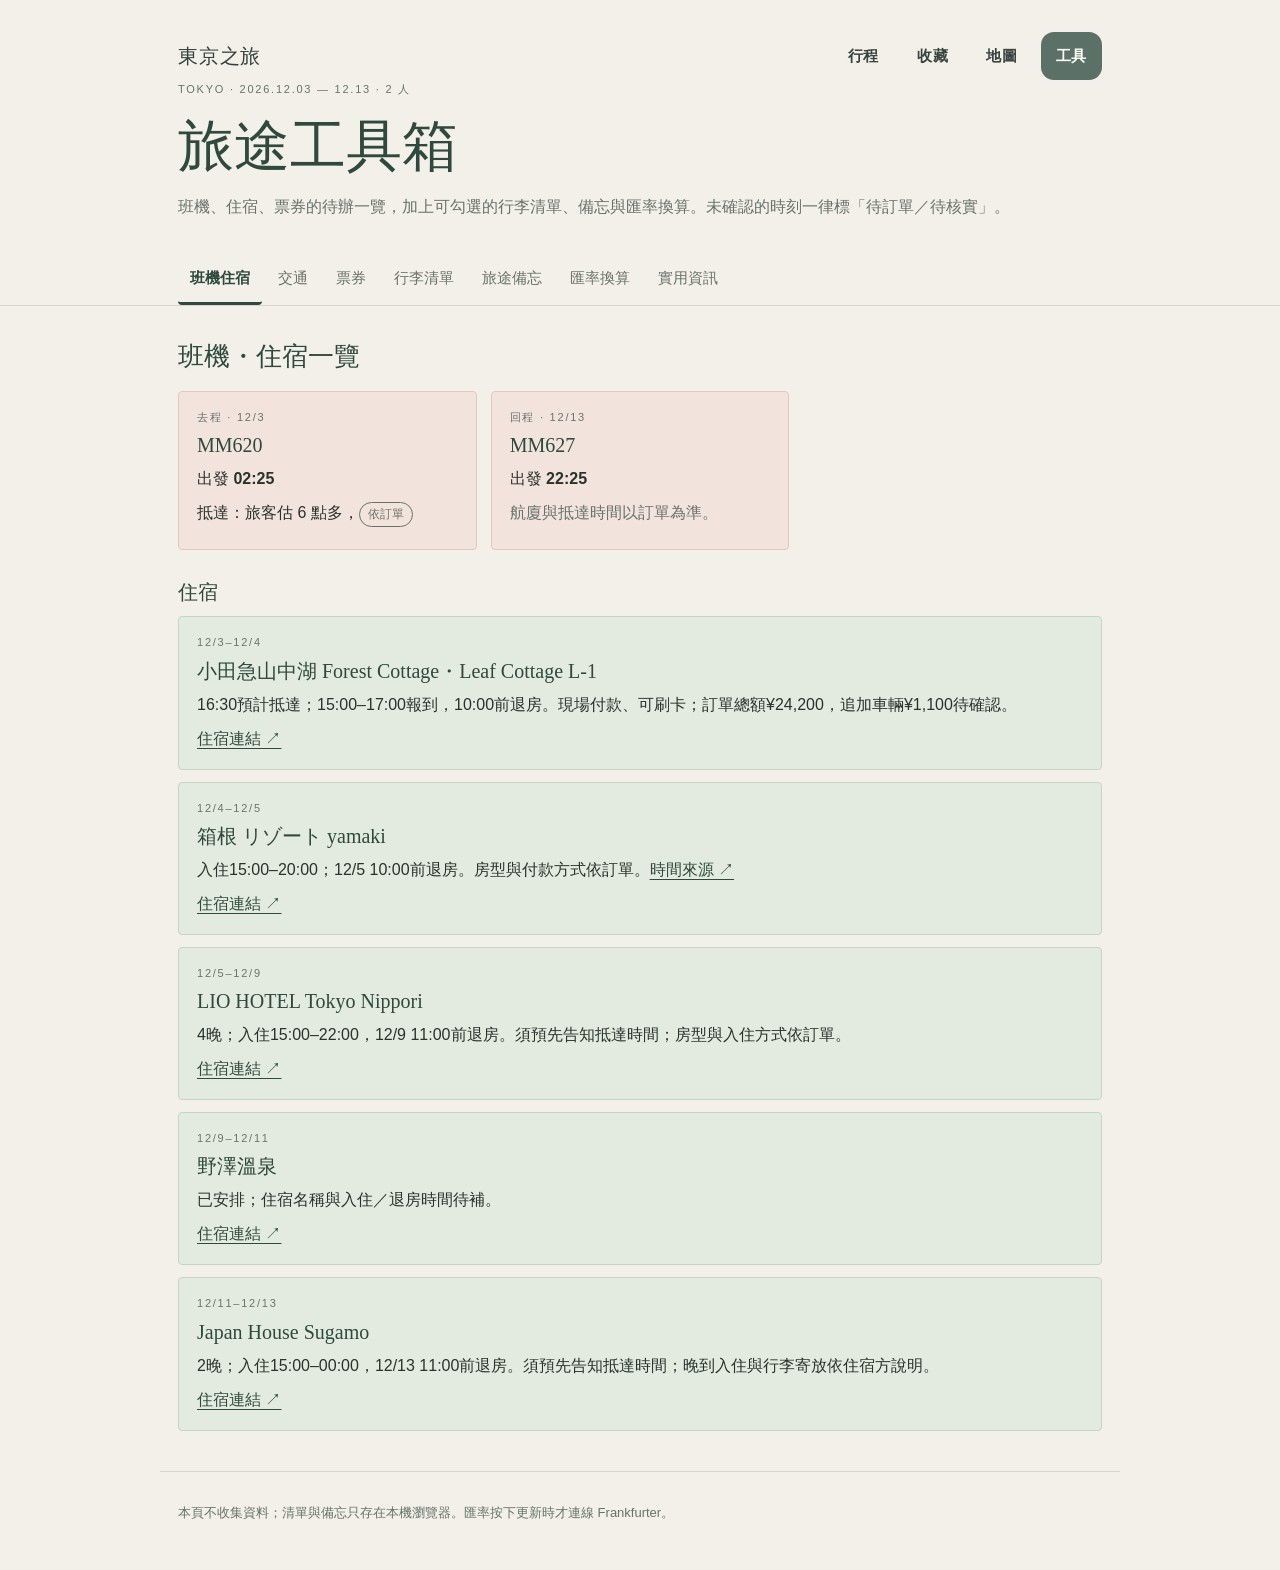
<file: tools.html>
<!doctype html>
<html lang="zh-Hant">
<head>
<meta charset="utf-8">
<meta name="viewport" content="width=device-width, initial-scale=1">
<meta name="description" content="2026 十二月東京旅遊工具：班機住宿、交通、票券、行李清單、備忘、匯率換算與官方資訊連結。">
<title>旅遊工具｜東京 2026 十二月</title>
<link rel="stylesheet" href="travel-tools.css">
<style id="site-navigation-style">/* Shared, quiet navigation inspired by the trip reference. */
nav.site-nav{display:flex!important;align-items:center;justify-content:flex-start;gap:8px!important;flex-wrap:nowrap!important;overflow-x:auto;max-width:100%;width:100%;scrollbar-width:thin;padding:8px 0!important;margin:0!important;background:transparent;font-family:"Noto Sans TC","PingFang TC","Microsoft JhengHei",system-ui,sans-serif;font-style:normal;}
nav.site-nav a{display:inline-flex;align-items:center;justify-content:center;flex:0 0 auto;min-height:52px;padding:12px 23px!important;margin:0!important;border:0!important;border-radius:13px;background:transparent;color:#37443f!important;font-size:17px!important;font-weight:600!important;line-height:1.5;letter-spacing:.045em;text-decoration:none!important;white-space:nowrap;box-shadow:none;transition:background .16s,color .16s;}
nav.site-nav a:hover{background:#e3e7dc;color:#37443f!important;}
nav.site-nav a[aria-current="page"]{background:#5b7167!important;color:#fffdf7!important;}
nav.site-nav a:focus-visible{outline:2px solid #5b7167;outline-offset:3px;}
@media(max-width:700px){nav.site-nav{gap:5px!important;}nav.site-nav a{min-height:43px;padding:10px 14px!important;font-size:14px!important;border-radius:11px;}}
@media print{nav.site-nav{display:none!important;}}

.site-header{display:flex;align-items:center;justify-content:space-between;gap:24px;width:100%;min-width:0}.site-brand{flex:0 0 auto;color:#34423d;text-decoration:none;font:600 20px/1.5 "PingFang TC","Microsoft JhengHei",sans-serif;letter-spacing:.04em;white-space:nowrap}.site-header nav.site-nav{width:auto;max-width:calc(100% - 130px);margin-left:auto!important;justify-content:flex-end;padding:0!important}.site-header nav.site-nav a{padding:11px 15px!important;font-size:15px!important;min-height:48px}.top:has(.site-header){display:block}header:has(>.site-header){display:block}
@media(max-width:800px){.site-header{flex-wrap:wrap;gap:12px}.site-brand{font-size:18px}.site-header nav.site-nav{max-width:100%;width:100%;justify-content:flex-start}.site-header nav.site-nav a{padding:9px 12px!important;font-size:14px!important;min-height:42px}}

.site-header .site-brand{font-family:"Noto Sans TC","PingFang TC","Microsoft JhengHei",system-ui,sans-serif!important;font-size:20px!important;font-weight:600!important;font-style:normal!important;letter-spacing:.04em!important;line-height:1.5!important;text-decoration:none!important}

.site-header .site-brand{font-family:"Songti TC","Noto Serif TC","PMingLiU",serif!important;font-weight:500!important}h1,h2,h3{font-family:"Songti TC","Noto Serif TC","PMingLiU",serif!important;font-weight:500}
</style></head>
<body>
<header><div class="site-header"><a class="site-brand" href="itinerary.html">東京之旅</a><nav class="site-nav" aria-label="網站頁面"><a href="itinerary.html">行程</a><a href="collections.html">收藏</a><a href="map.html">地圖</a><a href="tools.html" aria-current="page">工具</a></nav></div>
  <p class="eyebrow">TOKYO · 2026.12.03 — 12.13 · 2 人</p>
  <h1>旅途工具箱</h1>
  <p class="intro">班機、住宿、票券的待辦一覽，加上可勾選的行李清單、備忘與匯率換算。未確認的時刻一律標「待訂單／待核實」。</p>

</header>

<div class="tabs" role="tablist" aria-label="工具分頁">
  <button role="tab" id="tab-overview" aria-controls="p-overview" aria-selected="true">班機住宿</button>
  <button role="tab" id="tab-transport" aria-controls="p-transport" aria-selected="false" tabindex="-1">交通</button>
  <button role="tab" id="tab-tickets" aria-controls="p-tickets" aria-selected="false" tabindex="-1">票券</button>
  <button role="tab" id="tab-packing" aria-controls="p-packing" aria-selected="false" tabindex="-1">行李清單</button>
  <button role="tab" id="tab-memo" aria-controls="p-memo" aria-selected="false" tabindex="-1">旅途備忘</button>
  <button role="tab" id="tab-fx" aria-controls="p-fx" aria-selected="false" tabindex="-1">匯率換算</button>
  <button role="tab" id="tab-info" aria-controls="p-info" aria-selected="false" tabindex="-1">實用資訊</button>
</div>

<main>
<p id="storage-warning" class="notice warn" hidden>此瀏覽器無法使用本機儲存（可能是私密瀏覽或已停用），清單與備忘在關閉頁面後會遺失。請用「匯出 JSON」自行備份。</p>

<section id="p-overview" role="tabpanel" aria-labelledby="tab-overview">
  <h2>班機・住宿一覽</h2>
  <div class="grid">
    <article class="card pink">
      <p class="label">去程 · 12/3</p>
      <h3>MM620</h3>
      <p>出發 <strong>02:25</strong></p>
      <p>抵達：旅客估 6 點多，<span class="tag">依訂單</span></p>
    </article>
    <article class="card pink">
      <p class="label">回程 · 12/13</p>
      <h3>MM627</h3>
      <p>出發 <strong>22:25</strong></p>
      <p class="muted">航廈與抵達時間以訂單為準。</p>
    </article>
  </div>
  <h3 class="sub">住宿</h3>
  <ol class="timeline"><li class="card green"><p class="label">12/3–12/4</p><h3>小田急山中湖 Forest Cottage・Leaf Cottage L-1</h3><p>16:30預計抵達；15:00–17:00報到，10:00前退房。現場付款、可刷卡；訂單總額¥24,200，追加車輛¥1,100待確認。</p><a href="https://www.odakyu-forest.com/">住宿連結 ↗</a></li><li class="card green"><p class="label">12/4–12/5</p><h3>箱根 リゾート yamaki</h3><p>入住15:00–20:00；12/5 10:00前退房。房型與付款方式依訂單。<a href="https://hakone-resort-yamaki.com/faq.php">時間來源 ↗</a></p><a href="https://hakone-resort-yamaki.com/">住宿連結 ↗</a></li><li class="card green"><p class="label">12/5–12/9</p><h3>LIO HOTEL Tokyo Nippori</h3><p>4晚；入住15:00–22:00，12/9 11:00前退房。須預先告知抵達時間；房型與入住方式依訂單。</p><a href="https://www.booking.com/hotel/jp/liohotel-tokyo-nippori.html">住宿連結 ↗</a></li><li class="card green"><p class="label">12/9–12/11</p><h3>野澤溫泉</h3><p>已安排；住宿名稱與入住／退房時間待補。</p><a href="https://www.nozawaski.com/">住宿連結 ↗</a></li><li class="card green"><p class="label">12/11–12/13</p><h3>Japan House Sugamo</h3><p>2晚；入住15:00–00:00，12/13 11:00前退房。須預先告知抵達時間；晚到入住與行李寄放依住宿方說明。</p><a href="https://www.booking.com/hotel/jp/japan-house-sugamo.zh-tw.html">住宿連結 ↗</a></li></ol>
</section>

<section id="p-transport" role="tabpanel" aria-labelledby="tab-transport" hidden>
  <h2>交通</h2>
  <div class="grid">
    <article class="card green">
      <p class="label">12/3 · 抵達後</p>
      <h3>Skyliner 進東京</h3>
      <p class="muted">班次依實際抵達時間選擇。</p>
    </article>
    <article class="card green">
      <p class="label">回程</p>
      <h3>目標 17:20 班次</h3>
      <p><span class="tag todo">僅預留・待核實時刻</span></p>
    </article>
    <article class="card pink">
      <p class="label">12/9 — 12/11 · 野澤</p>
      <h3>4 人租車</h3>
      <p><span class="tag ok">已安排</span> 店家待補</p>
    </article>
    <article class="card pink">
      <p class="label">12/11</p>
      <h3>還器材</h3>
      <p>最晚 <strong>16:30</strong></p>
    </article>
  </div>
</section>

<section id="p-tickets" role="tabpanel" aria-labelledby="tab-tickets" hidden>
  <h2>票券・預約</h2>
  <p class="muted">固定日期的票券沒有訂單前不填時刻。</p>
  <div class="grid">
    <article class="card green"><p class="label">12/5</p><h3>挽肉と米</h3><p>目標 17:00</p><p><span class="tag todo">未預約</span></p></article>
    <article class="card green"><p class="label">12/6</p><h3>河口湖</h3><p><span class="tag">日期固定・時刻依訂單</span></p></article>
    <article class="card green"><p class="label">12/7</p><h3>teamLab</h3><p><span class="tag">日期固定・時刻依訂單</span></p></article>
    <article class="card green"><p class="label">12/7</p><h3>冨所</h3><p>目標 19:30</p><p><span class="tag todo">未預約</span></p></article>
    
  </div>
</section>

<section id="p-packing" role="tabpanel" aria-labelledby="tab-packing" hidden>
  <h2>行李清單</h2>
  <p class="notice">勾選與增刪只存在<strong>這台裝置的這個瀏覽器</strong>，不會上傳。換手機或清除瀏覽資料會消失，可到「旅途備忘」匯出 JSON 備份。</p>
  <div class="progress-box">
    <p id="pack-total" class="progress-text" aria-live="polite"></p>
    <progress id="pack-bar" max="1" value="0"></progress>
    <ul id="pack-cats" class="cat-progress"></ul>
  </div>
  <form id="pack-form" class="row-form">
    <label>分類<select id="pack-cat"></select></label>
    <label class="grow">項目<input id="pack-text" maxlength="120" required placeholder="例：備用眼鏡"></label>
    <button type="submit">新增</button>
  </form>
  <p id="pack-error" class="error" role="alert"></p>
  <div id="pack-list"></div>
  <p><button type="button" id="pack-reset" class="ghost">恢復預設清單</button></p>
</section>

<section id="p-memo" role="tabpanel" aria-labelledby="tab-memo" hidden>
  <h2>旅途備忘</h2>
  <p class="notice warn">僅存本機。<strong>請勿寫入護照號碼、訂單編號、信用卡等個資</strong>；匯出的 JSON 也請自行保管，不要公開分享。</p>
  <form id="memo-form" class="memo-form">
    <input type="hidden" id="memo-id">
    <label>標題<input id="memo-title" maxlength="60" required placeholder="例：12/7 晚餐備案"></label>
    <label>內容<textarea id="memo-body" maxlength="2000" rows="4"></textarea></label>
    <div class="btns"><button type="submit" id="memo-save">新增備忘</button><button type="button" id="memo-cancel" class="ghost" hidden>取消編輯</button></div>
  </form>
  <p id="memo-error" class="error" role="alert"></p>
  <div id="memo-list"></div>
  <h3 class="sub">備份（清單＋備忘）</h3>
  <div class="btns">
    <button type="button" id="export-btn">匯出 JSON</button>
    <label class="file-btn">匯入 JSON<input type="file" id="import-file" accept="application/json,.json"></label>
  </div>
  <p id="io-msg" class="hint" role="status"></p>
</section>

<section id="p-fx" role="tabpanel" aria-labelledby="tab-fx" hidden>
  <h2>匯率換算</h2>
  <div class="card green">
    <p class="label">公告參考匯率</p>
    <p id="fx-status" class="fx-status" role="status">尚無匯率。按「更新匯率」取得，或下方手動輸入。</p>
    <dl id="fx-rates" class="fx-rates"></dl>
    <button type="button" id="fx-refresh">更新匯率</button>
    <p class="hint">來源：<a href="https://frankfurter.dev/" target="_blank" rel="noopener">Frankfurter API</a>（參考中間價，非刷卡或換匯實際價）。</p>
  </div>
  <form id="fx-form" class="fx-form">
    <label>金額<input id="fx-amount" inputmode="decimal" value="10000" autocomplete="off"></label>
    <label>幣別<select id="fx-cur"><option value="JPY">JPY 日圓</option><option value="TWD">TWD 台幣</option><option value="USD">USD 美元</option></select></label>
  </form>
  <div class="quick" aria-label="常用金額">
    <button type="button" data-jpy="1000">¥1,000</button><button type="button" data-jpy="5000">¥5,000</button><button type="button" data-jpy="10000">¥10,000</button><button type="button" data-jpy="30000">¥30,000</button>
  </div>
  <p id="fx-error" class="error" role="alert"></p>
  <ul id="fx-out" class="fx-out" aria-live="polite"></ul>
  <details class="manual">
    <summary>手動輸入匯率（備案）</summary>
    <p class="hint">網路不通時用。手動匯率<strong>不是即時資料</strong>，畫面會標示「手動」。</p>
    <form id="fx-manual" class="row-form">
      <label>1 JPY = ? TWD<input id="fx-m-twd" inputmode="decimal" placeholder="例：0.2"></label>
      <label>1 JPY = ? USD<input id="fx-m-usd" inputmode="decimal" placeholder="例：0.0065"></label>
      <button type="submit">套用</button>
    </form>
  </details>
</section>

<section id="p-info" role="tabpanel" aria-labelledby="tab-info" hidden>
  <h2>實用資訊（官方連結）</h2>
  <div class="grid">
    <article class="card pink">
      <p class="label">日本海關 · 免稅</p>
      <h3>2026/11/1 起免稅改制</h3>
      <p>購物時先付含稅價，離境時經海關確認後，由店家退還消費稅。要退稅的商品請在托運行李前處理。細節以官方頁為準。</p>
      <p><a href="https://www.customs.go.jp/kaigairyoko/taxrefund.htm" target="_blank" rel="noopener">Japan Customs 官方說明 ↗</a></p>
    </article>
    <article class="card green">
      <p class="label">入境手續</p>
      <h3>Visit Japan Web</h3>
      <p>入境・海關申報的官方線上服務。</p>
      <p><a href="https://www.vjw.digital.go.jp/" target="_blank" rel="noopener">vjw.digital.go.jp ↗</a></p>
    </article>
    <article class="card green">
      <p class="label">天氣</p>
      <h3>氣象廳 天氣預報</h3>
      <p>出發前看東京、長野（野澤）預報。</p>
      <p><a href="https://www.jma.go.jp/bosai/forecast/" target="_blank" rel="noopener">jma.go.jp ↗</a></p>
    </article>
  </div>
</section>
</main>
<footer><p class="hint">本頁不收集資料；清單與備忘只存在本機瀏覽器。匯率按下更新時才連線 Frankfurter。</p></footer>
<script src="travel-tools.js"></script>
</body>
</html>
</file>
<file: travel-tools.css>
:root{--bg:#f3f0e9;--ink:#28332c;--green:#2f4a3c;--muted:#68736a;--line:#d8d6cc;--pink:#f3e3dd;--pink-line:#e4c7bd;--mint:#e3ebe0;--mint-line:#c6d5c3;--rust:#9a4a35;--gold:#b08a3e}
*{box-sizing:border-box}
html{-webkit-text-size-adjust:100%}
body{margin:0;background:var(--bg);color:var(--ink);font:16px/1.75 -apple-system,BlinkMacSystemFont,"PingFang TC","Microsoft JhengHei",sans-serif}
header,main,footer{max-width:960px;margin:auto;padding:0 18px}
header{padding-top:32px}
a{color:var(--green);text-underline-offset:4px}
:focus-visible{outline:3px solid var(--gold);outline-offset:2px}
.eyebrow,.label{font-size:11px;letter-spacing:.16em;color:var(--muted);margin:0}
h1,h2,h3{font-family:"Songti TC","Noto Serif TC","Source Han Serif TC",serif;font-weight:500;color:var(--green)}
h1{font-size:clamp(34px,8vw,56px);line-height:1.25;margin:12px 0}
h2{font-size:26px;margin:28px 0 12px}
h3{font-size:20px;margin:4px 0;line-height:1.4}
h3.sub{margin:28px 0 10px}
p{margin:6px 0}
.intro,.muted,.hint{color:var(--muted)}
.hint{font-size:13px}
nav{display:flex;gap:8px;flex-wrap:wrap;margin:18px 0 0}
nav a{border:1px solid var(--line);padding:6px 12px;text-decoration:none;font-size:13px;color:var(--ink)}
nav a[aria-current]{background:var(--green);color:#fff;border-color:var(--green)}

.tabs{position:sticky;top:0;z-index:5;display:flex;gap:4px;overflow-x:auto;scrollbar-width:none;background:var(--bg);border-bottom:1px solid var(--line);padding:12px max(18px,calc((100% - 924px)/2)) 0;margin-top:22px}
.tabs::-webkit-scrollbar{display:none}
.tabs button{flex:none;border:0;border-bottom:3px solid transparent;background:none;padding:10px 12px;font:inherit;font-size:15px;color:var(--muted);cursor:pointer;min-height:44px}
.tabs button[aria-selected="true"]{color:var(--green);border-bottom-color:var(--green);font-weight:600}

.grid{display:grid;grid-template-columns:repeat(auto-fill,minmax(240px,1fr));gap:14px}
.card{border:1px solid var(--line);padding:16px 18px;border-radius:4px}
.card.pink{background:var(--pink);border-color:var(--pink-line)}
.card.green{background:var(--mint);border-color:var(--mint-line)}
.timeline{list-style:none;padding:0;margin:0;display:grid;gap:12px}
.tag{display:inline-block;font-size:12px;padding:1px 8px;border:1px solid currentColor;border-radius:99px;color:var(--muted)}
.tag.todo{color:var(--rust)}
.tag.ok{color:var(--green)}
.notice{border-left:3px solid var(--green);background:#e9e5da;padding:12px 16px;font-size:14px}
.notice.warn{border-left-color:var(--rust)}
.error{color:var(--rust);font-size:14px;min-height:1px}
.error:empty{display:none}

button,.file-btn{font:inherit;font-size:15px;min-height:44px;padding:8px 16px;border:1px solid var(--green);background:var(--green);color:#fff;border-radius:4px;cursor:pointer}
button.ghost,.file-btn{background:transparent;color:var(--green)}
button.icon{min-height:36px;padding:4px 10px;font-size:13px;background:transparent;color:var(--muted);border-color:var(--line)}
.file-btn{display:inline-flex;align-items:center}
.file-btn input{position:absolute;width:1px;height:1px;opacity:0}
.file-btn:focus-within{outline:3px solid var(--gold)}
.btns{display:flex;gap:10px;flex-wrap:wrap;margin:10px 0}
input,select,textarea{font:inherit;font-size:16px;width:100%;padding:9px 10px;border:1px solid var(--line);background:#fffdf8;color:var(--ink);border-radius:4px}
label{display:block;font-size:13px;color:var(--muted)}
label input,label select,label textarea{margin-top:3px}
.row-form{display:flex;gap:10px;flex-wrap:wrap;align-items:flex-end;margin:16px 0 6px}
.row-form label{flex:1 1 140px}
.row-form label.grow{flex:3 1 200px}
.memo-form label{margin:10px 0}

.progress-box{background:#fffdf8;border:1px solid var(--line);padding:14px 16px;border-radius:4px}
.progress-text{font-family:"Songti TC",serif;font-size:20px;color:var(--green)}
progress{width:100%;height:10px;accent-color:var(--green)}
.cat-progress{list-style:none;padding:0;margin:10px 0 0;display:grid;grid-template-columns:repeat(auto-fill,minmax(140px,1fr));gap:4px 14px;font-size:13px;color:var(--muted)}
.cat-progress .done{color:var(--green)}
.pack-group{margin:20px 0}
.pack-group h3{font-size:18px;border-bottom:1px solid var(--line);padding-bottom:4px}
.pack-group ul{list-style:none;padding:0;margin:0}
.pack-item{display:flex;align-items:center;gap:10px;padding:4px 0;border-bottom:1px dashed var(--line)}
.pack-item label{flex:1;display:flex;align-items:center;gap:10px;font-size:16px;color:var(--ink);min-height:40px;cursor:pointer}
.pack-item input{width:22px;height:22px;margin:0;accent-color:var(--green);flex:none}
.pack-item.checked label span{text-decoration:line-through;color:var(--muted)}

.memo{background:#fffdf8;border:1px solid var(--line);border-left:3px solid var(--pink-line);padding:12px 16px;margin:10px 0;border-radius:4px}
.memo p.body{white-space:pre-wrap;overflow-wrap:anywhere}
.memo .meta{font-size:12px;color:var(--muted)}

.fx-status{font-size:14px}
.fx-status.live{color:var(--green)}
.fx-status.stale,.fx-status.manual{color:var(--rust)}
.fx-rates{display:grid;grid-template-columns:auto 1fr;gap:2px 12px;margin:10px 0;font-size:15px}
.fx-rates dt{color:var(--muted)}
.fx-rates dd{margin:0}
.fx-form{display:grid;grid-template-columns:2fr 1fr;gap:10px;margin:18px 0 8px}
.fx-form input{font-size:22px}
.quick{display:flex;gap:8px;flex-wrap:wrap}
.quick button{background:var(--pink);color:var(--ink);border-color:var(--pink-line)}
.fx-out{list-style:none;padding:0;margin:14px 0;display:grid;gap:8px}
.fx-out li{background:#fffdf8;border:1px solid var(--line);padding:10px 14px;border-radius:4px;display:flex;justify-content:space-between;gap:10px;flex-wrap:wrap}
.fx-out strong{font-family:"Songti TC",serif;font-size:22px;color:var(--green);font-weight:500}
.manual{margin:18px 0;border-top:1px solid var(--line);padding-top:10px}
.manual summary{cursor:pointer;color:var(--green);min-height:44px;display:flex;align-items:center}

footer{padding-top:24px;padding-bottom:40px;border-top:1px solid var(--line);margin-top:40px}
@media (max-width:520px){h2{font-size:23px}.grid{grid-template-columns:1fr}}
</file>
